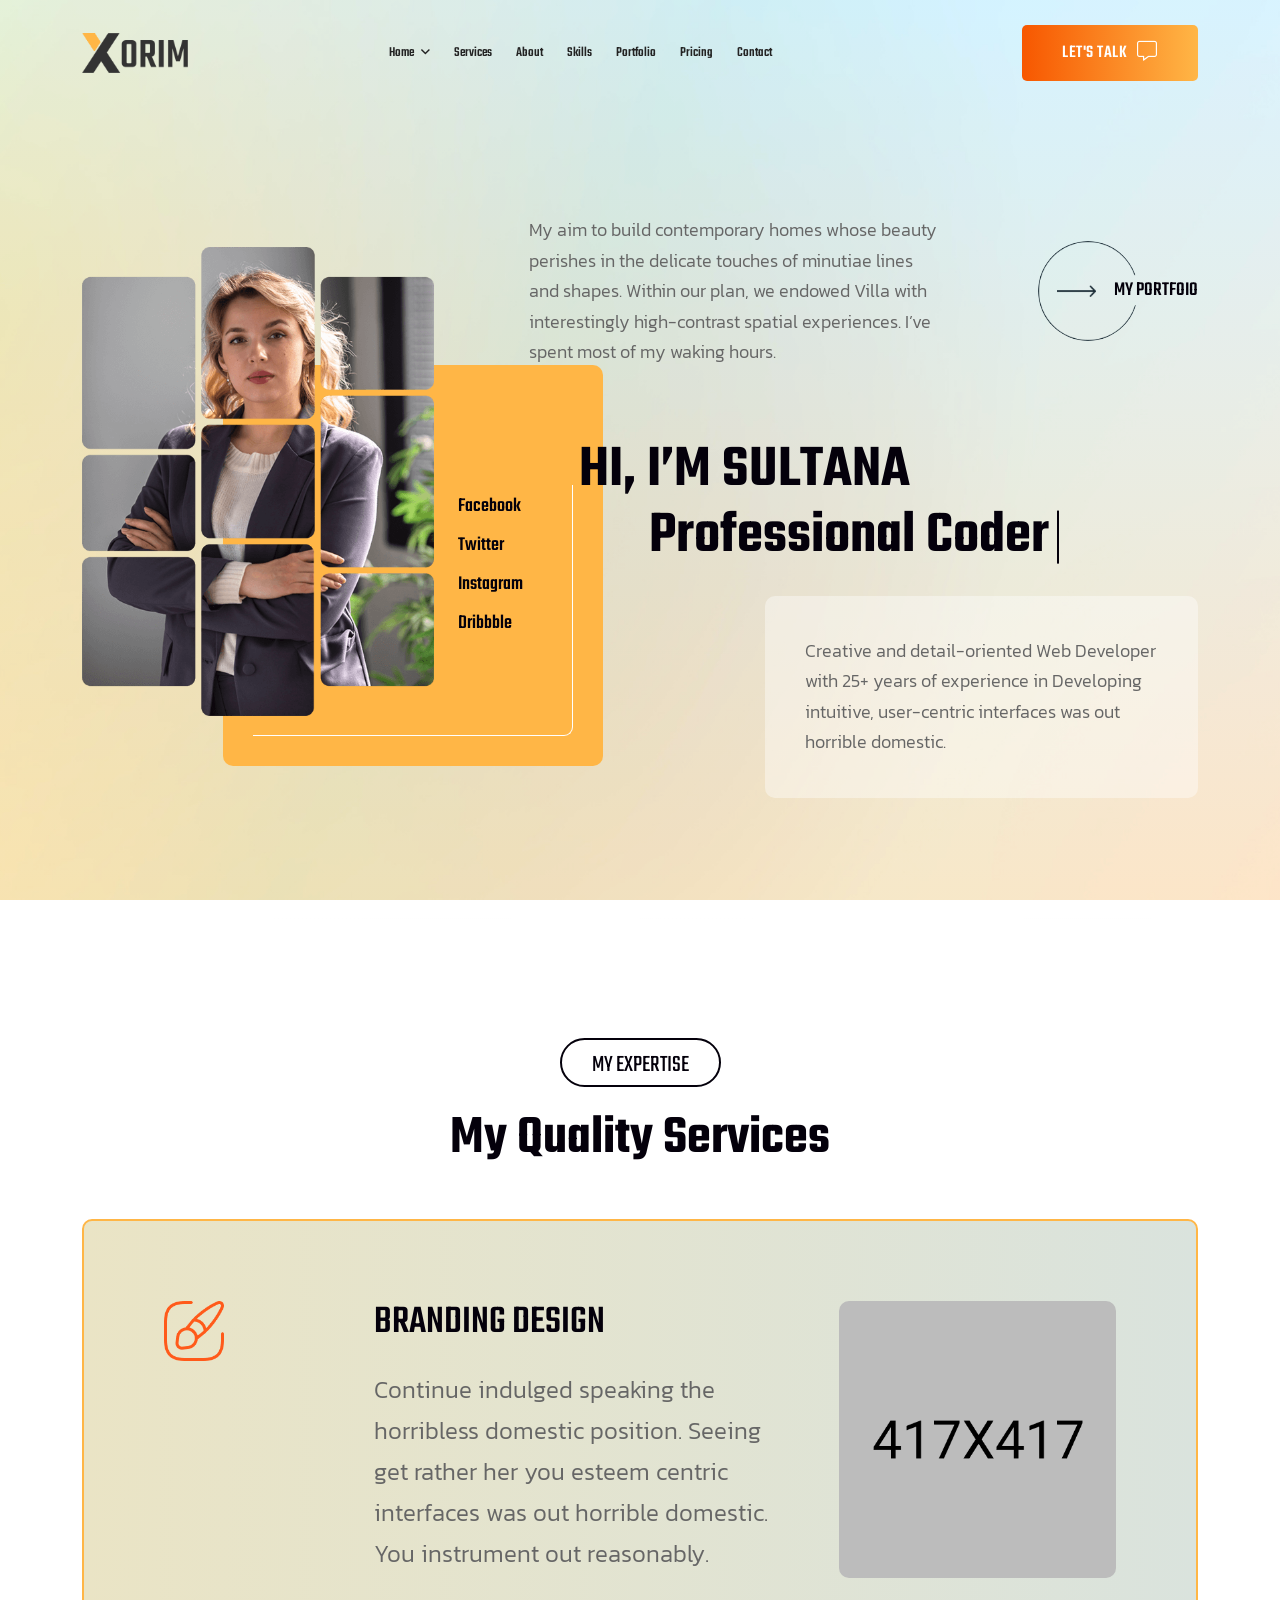
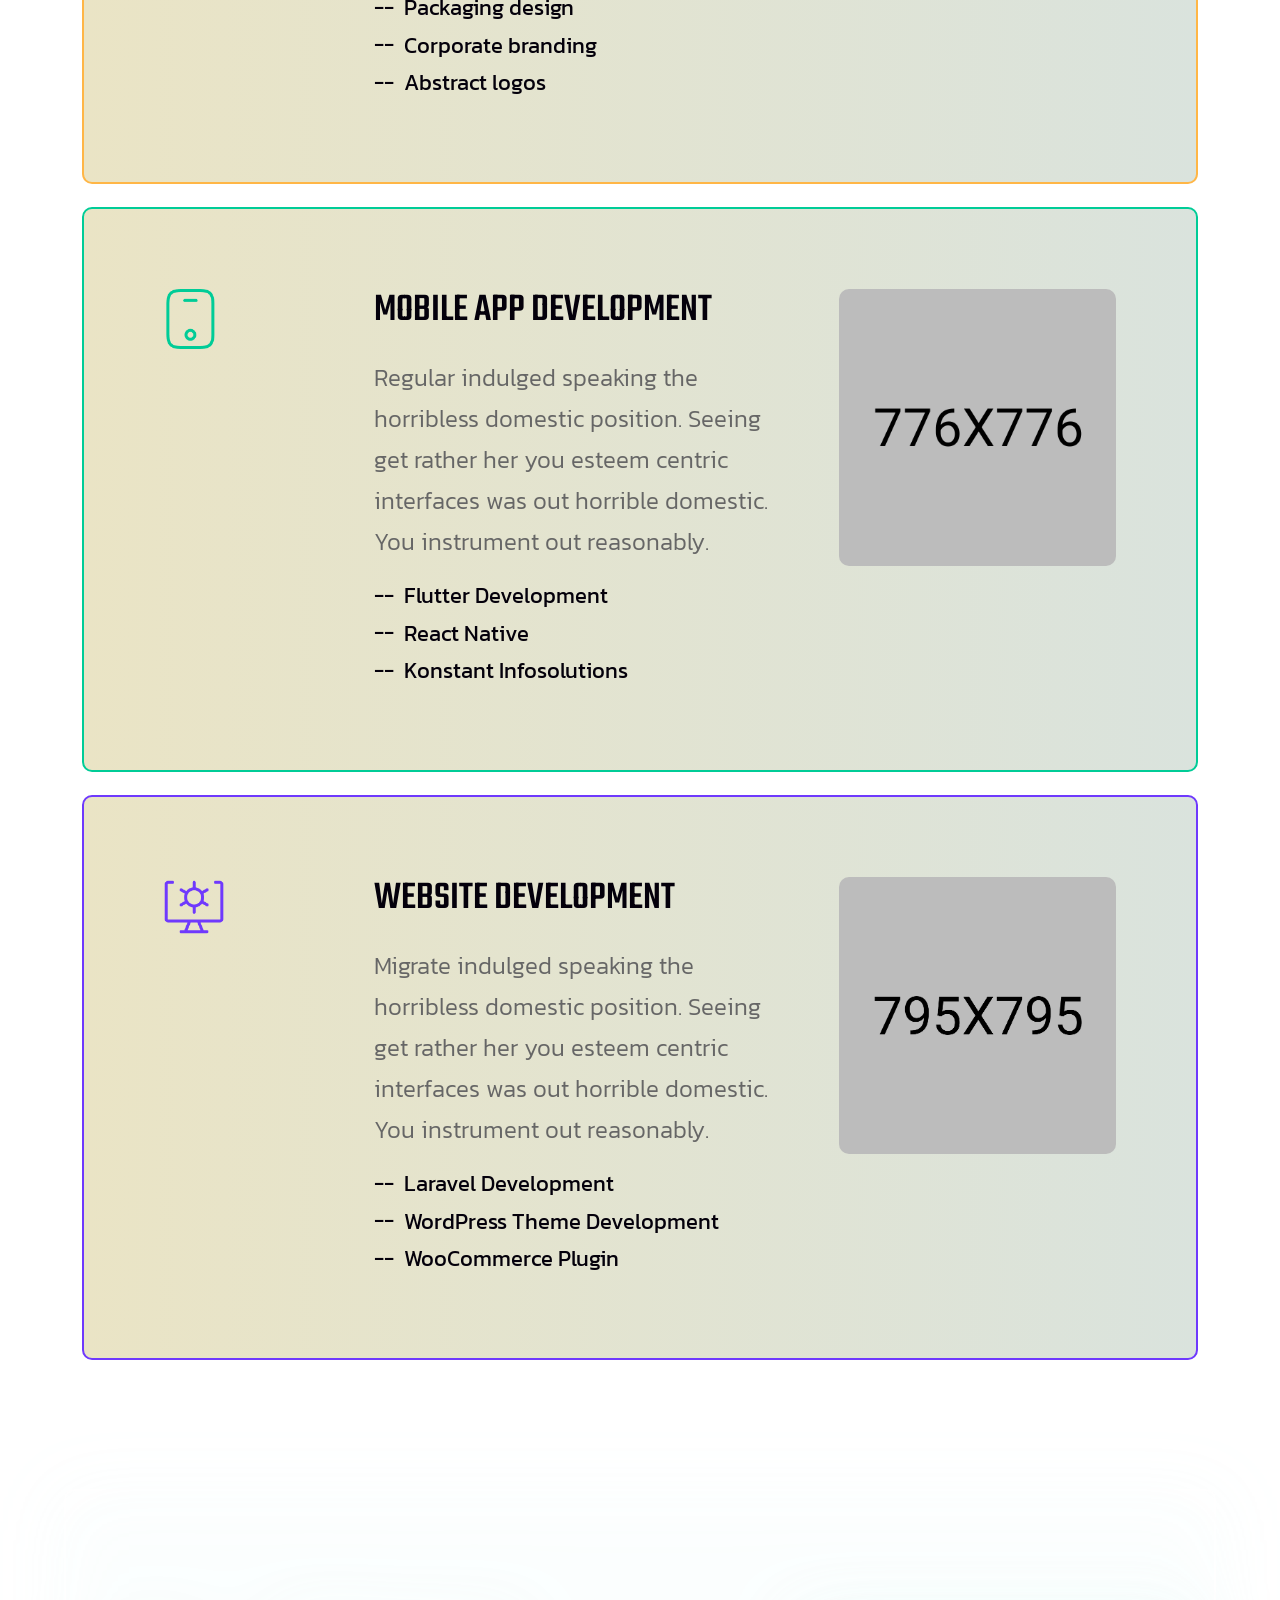
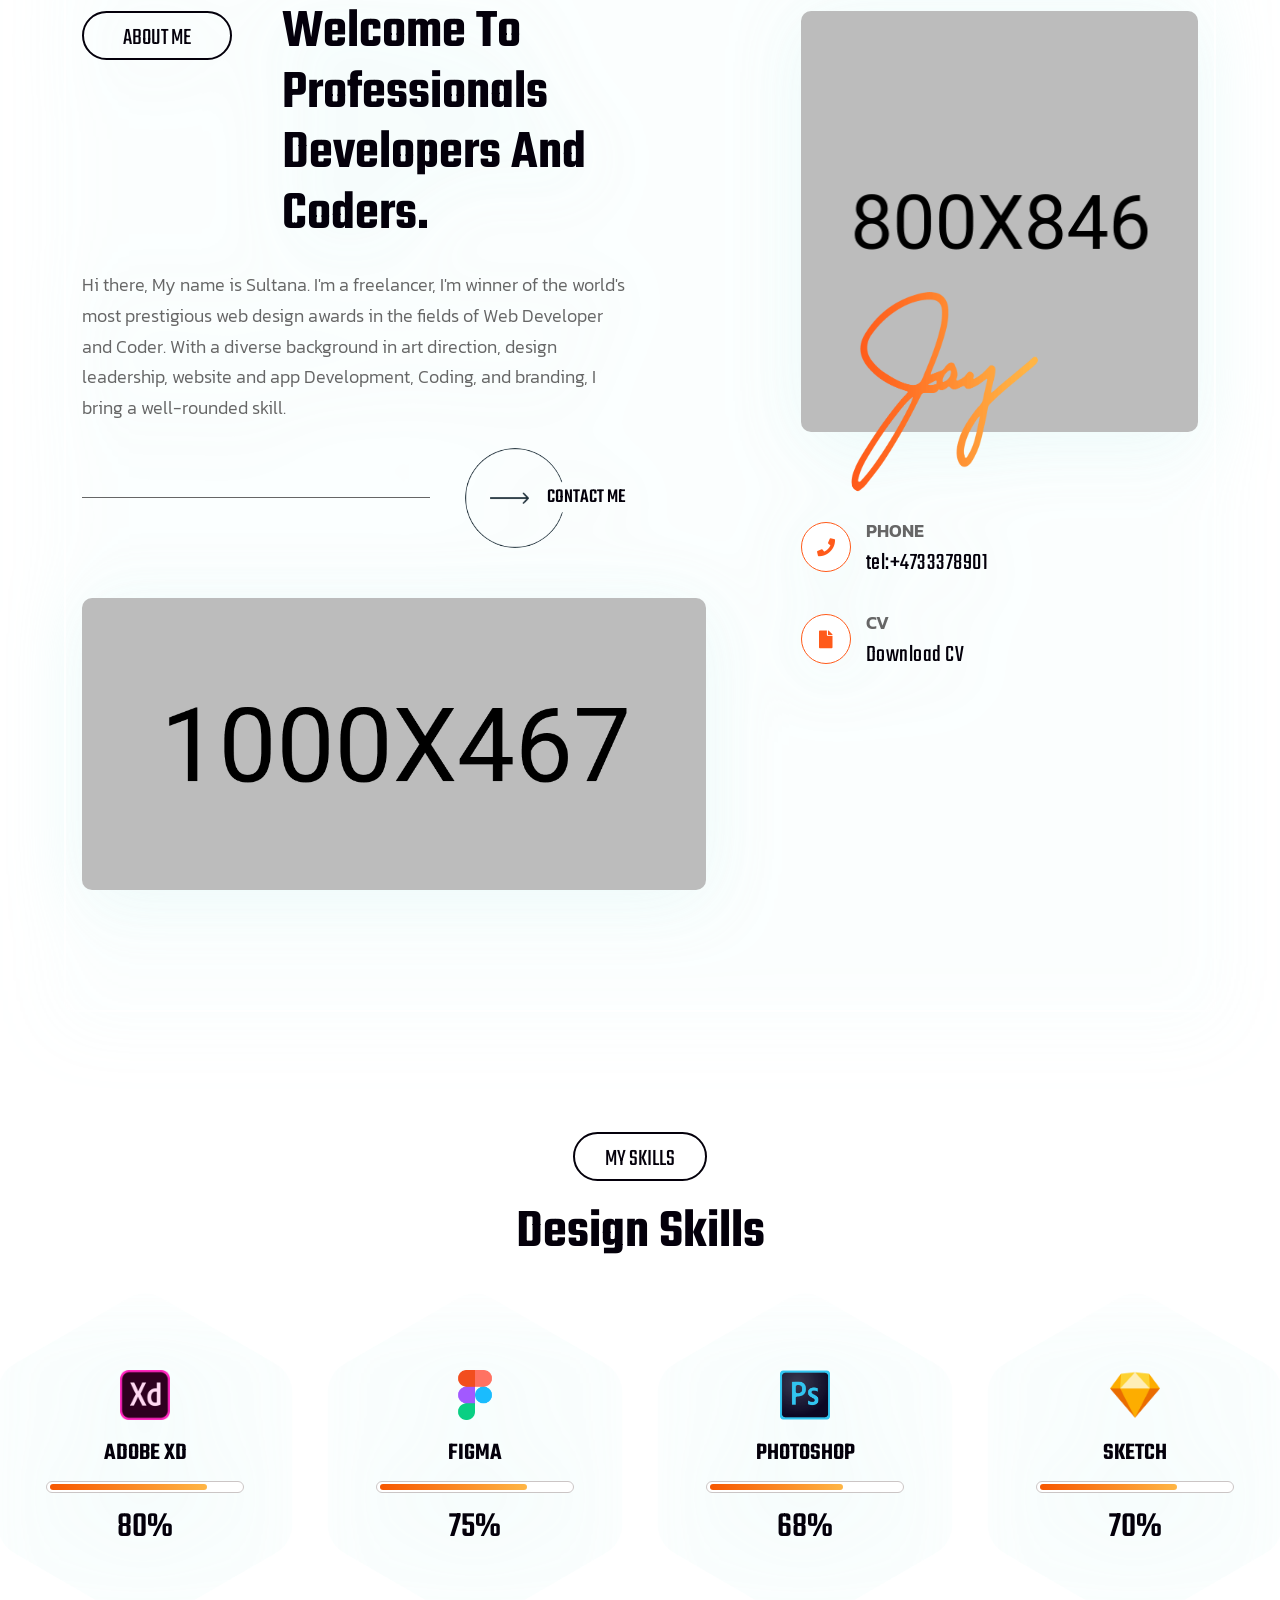
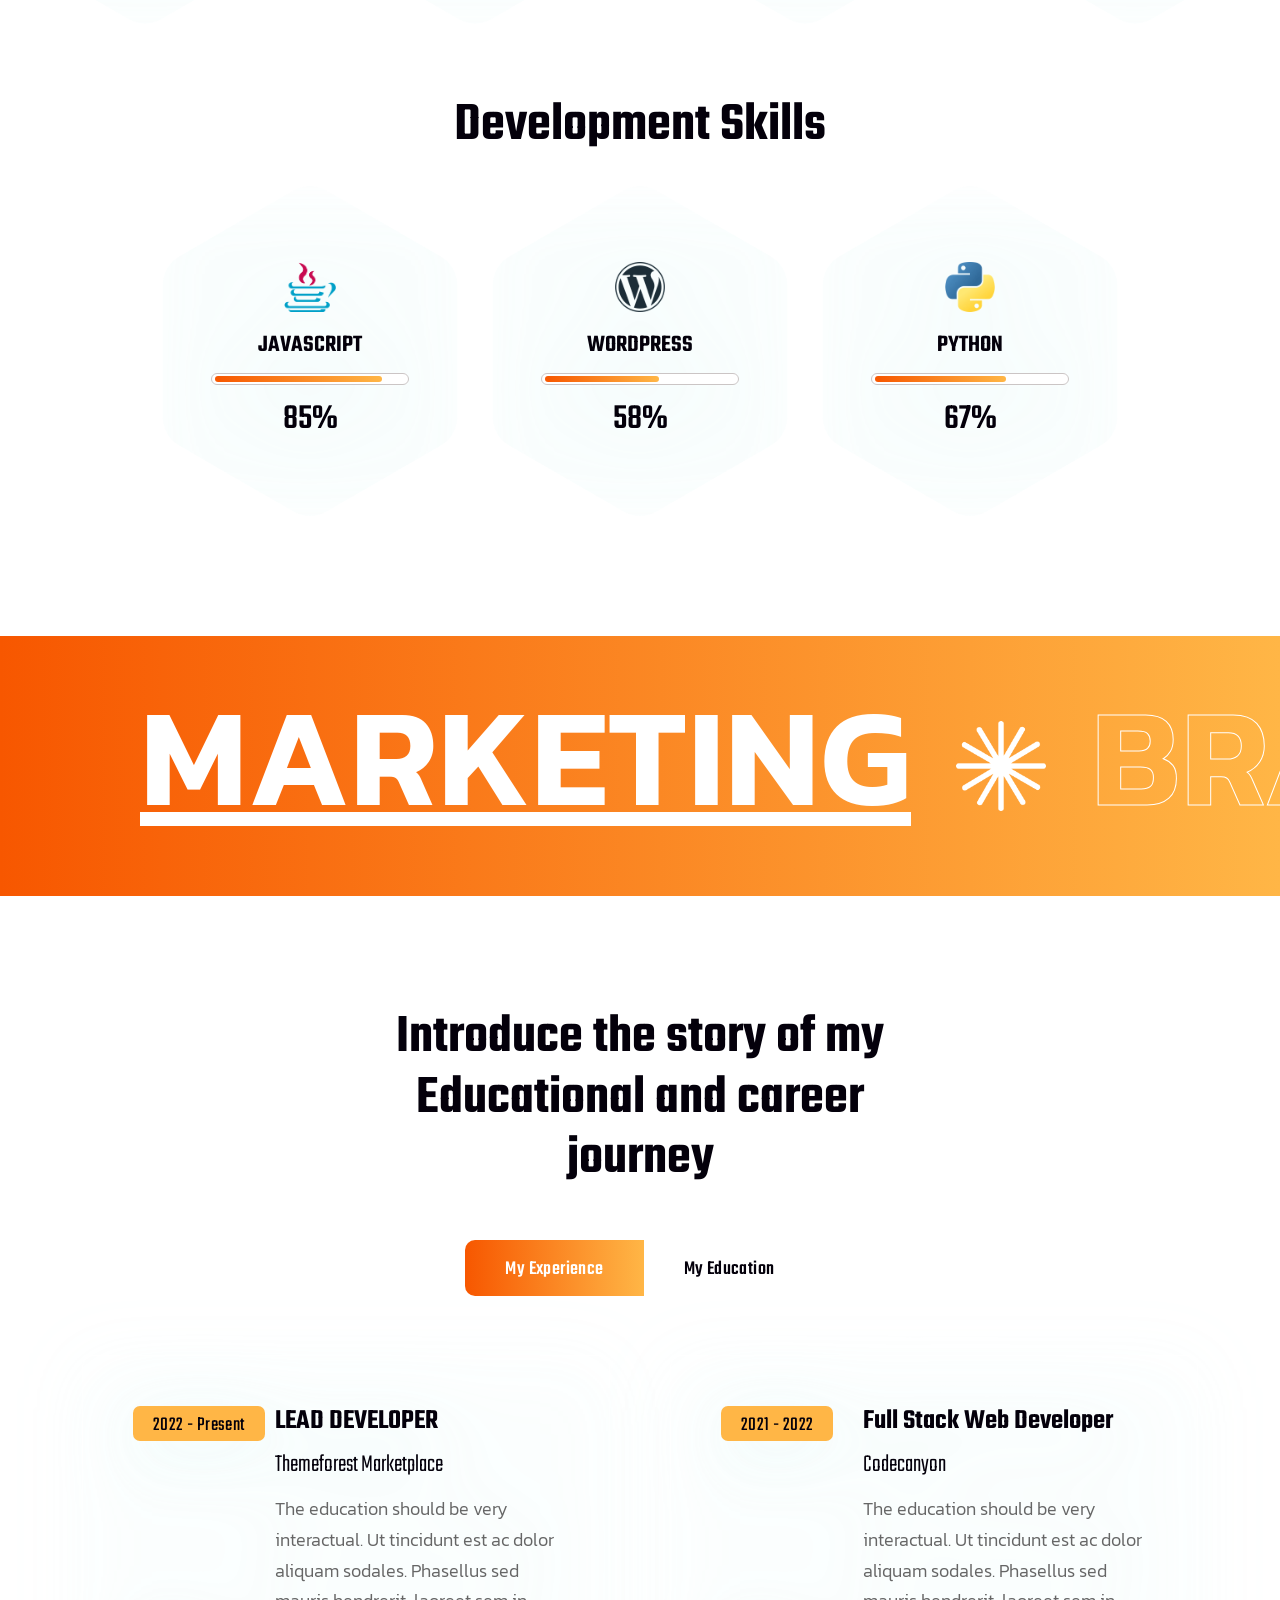
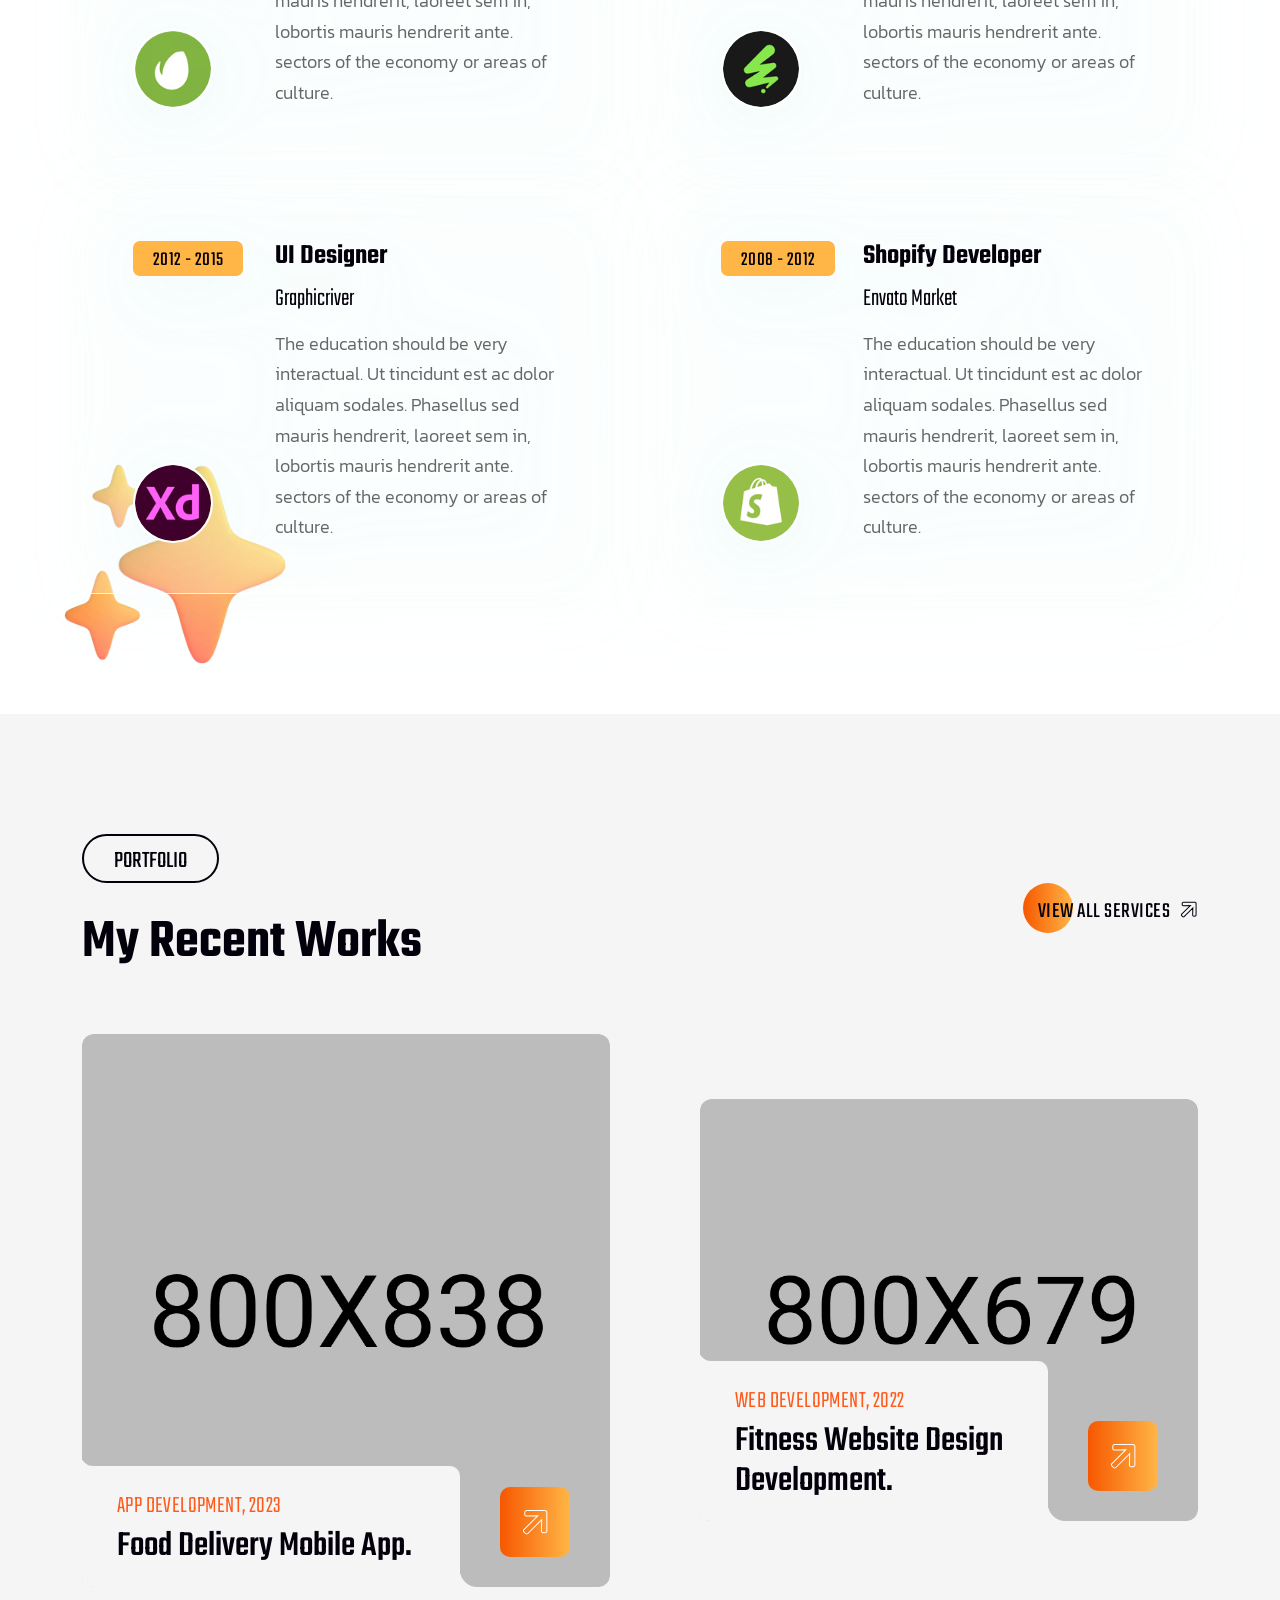
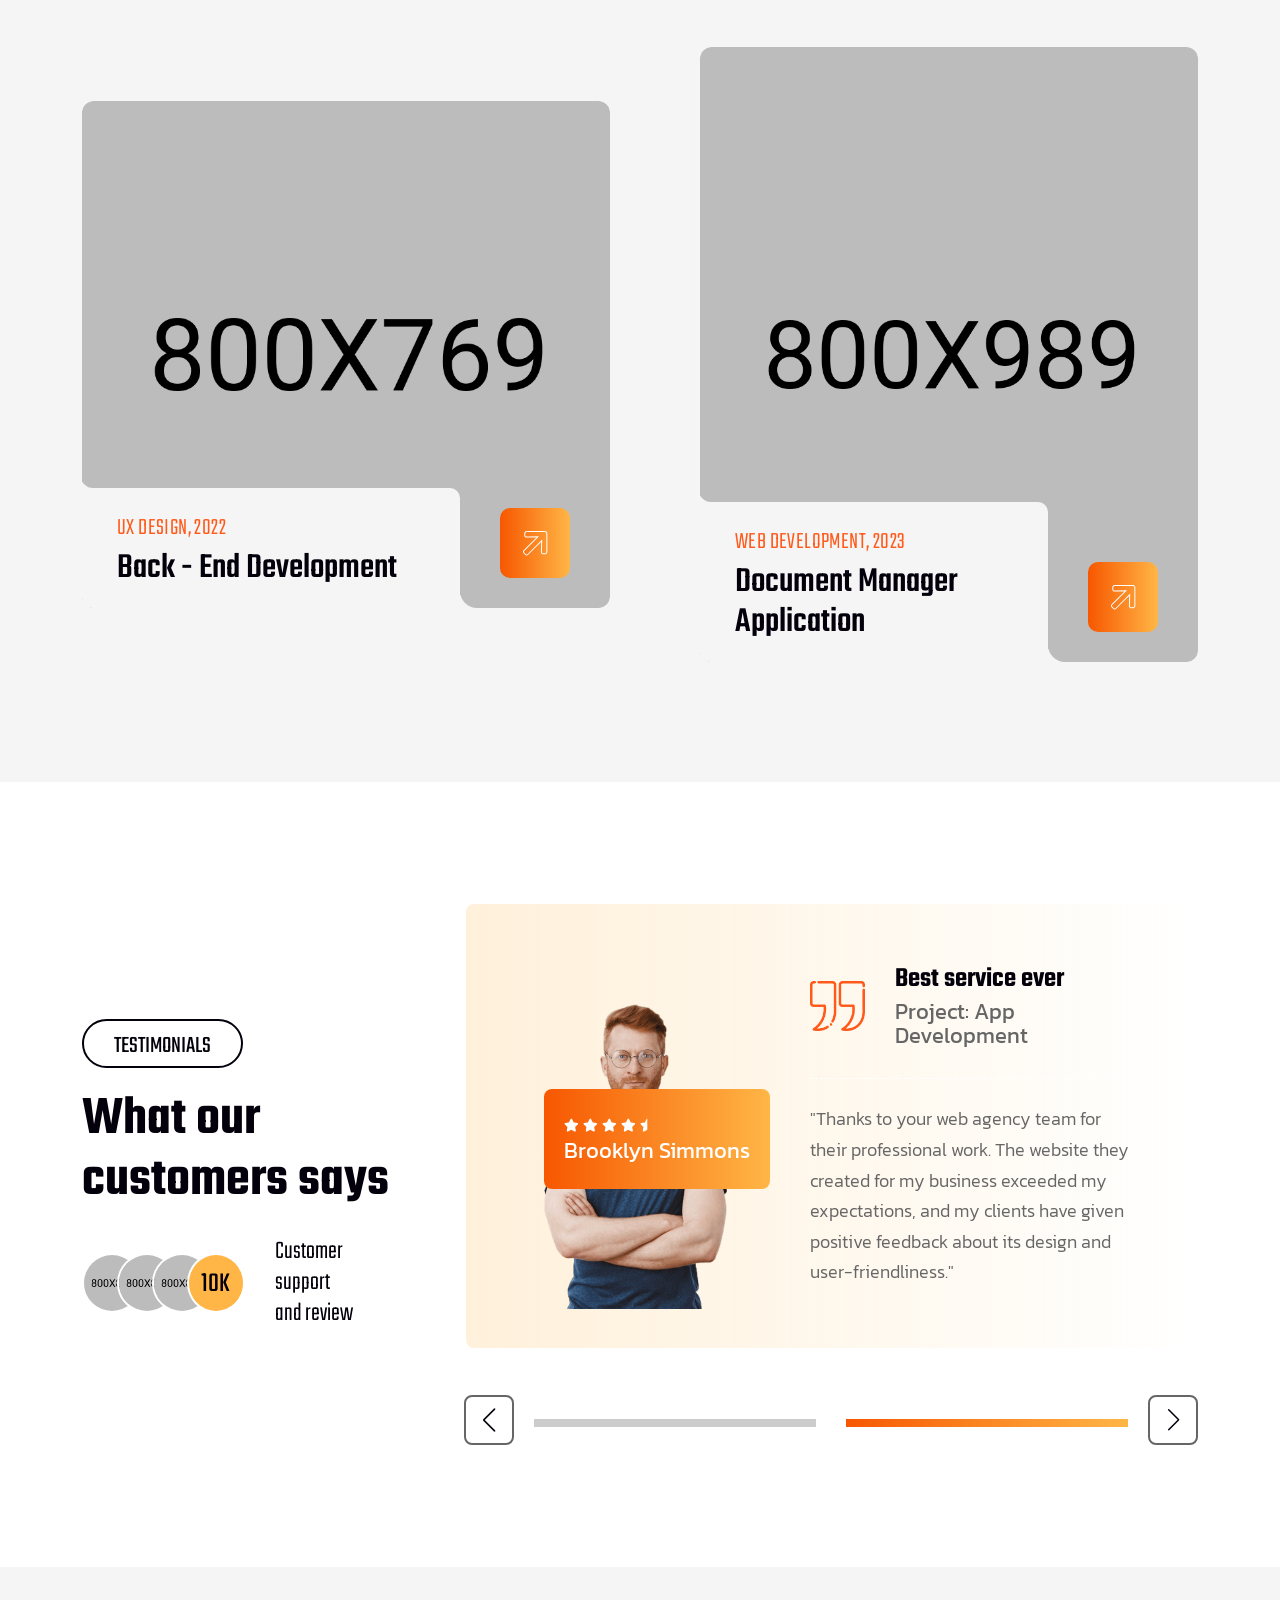
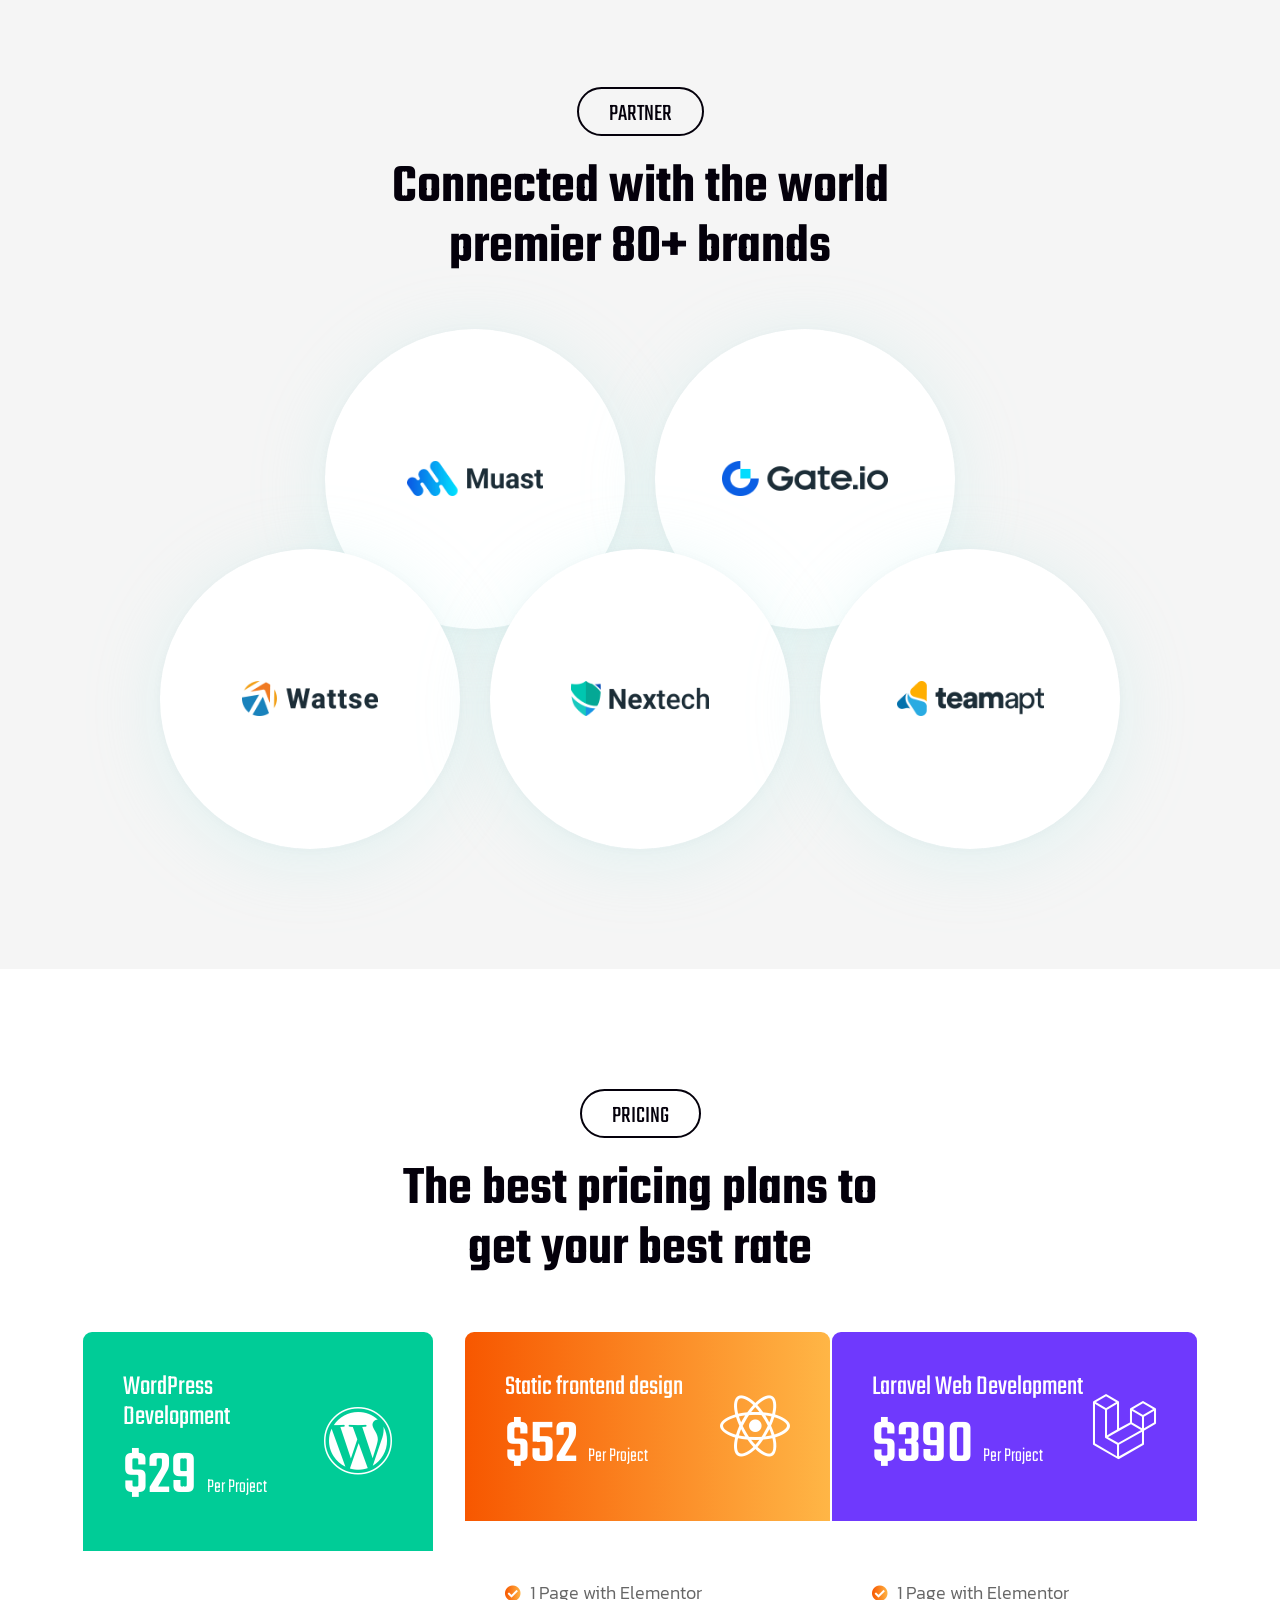
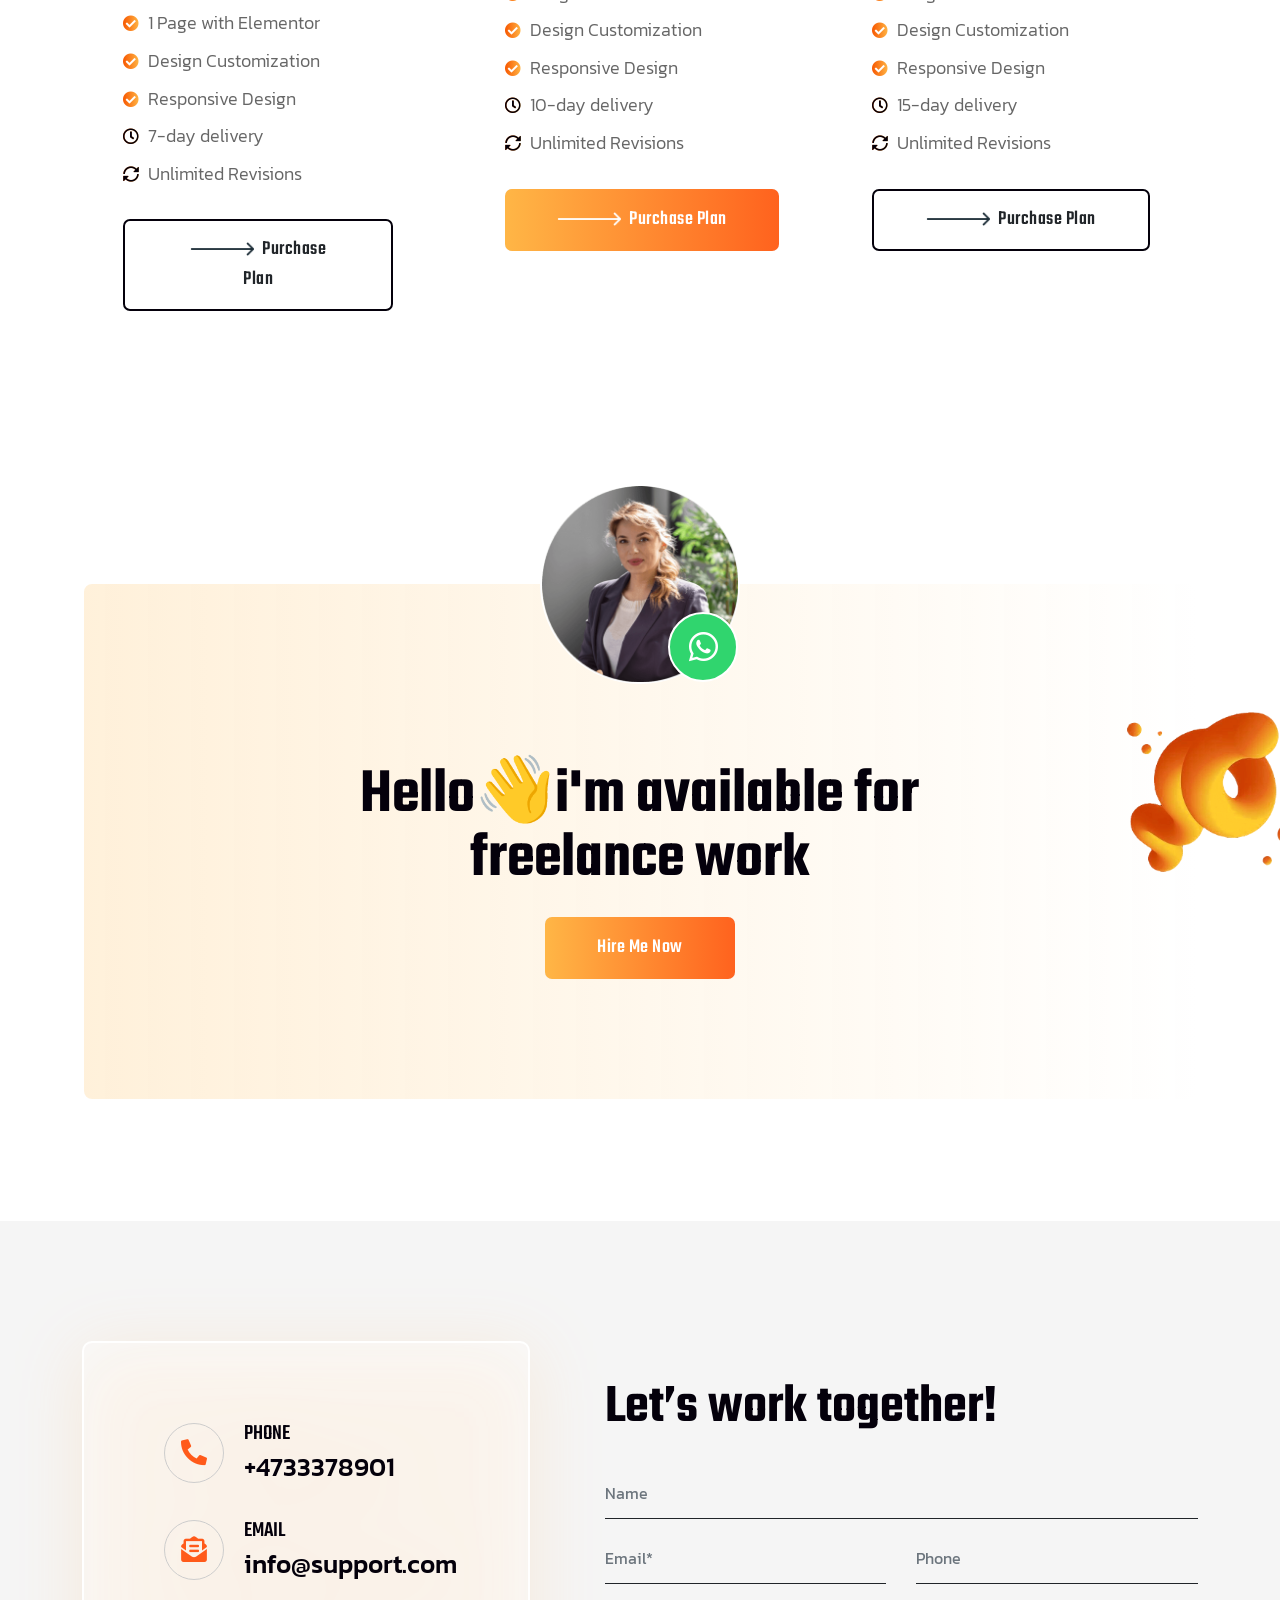
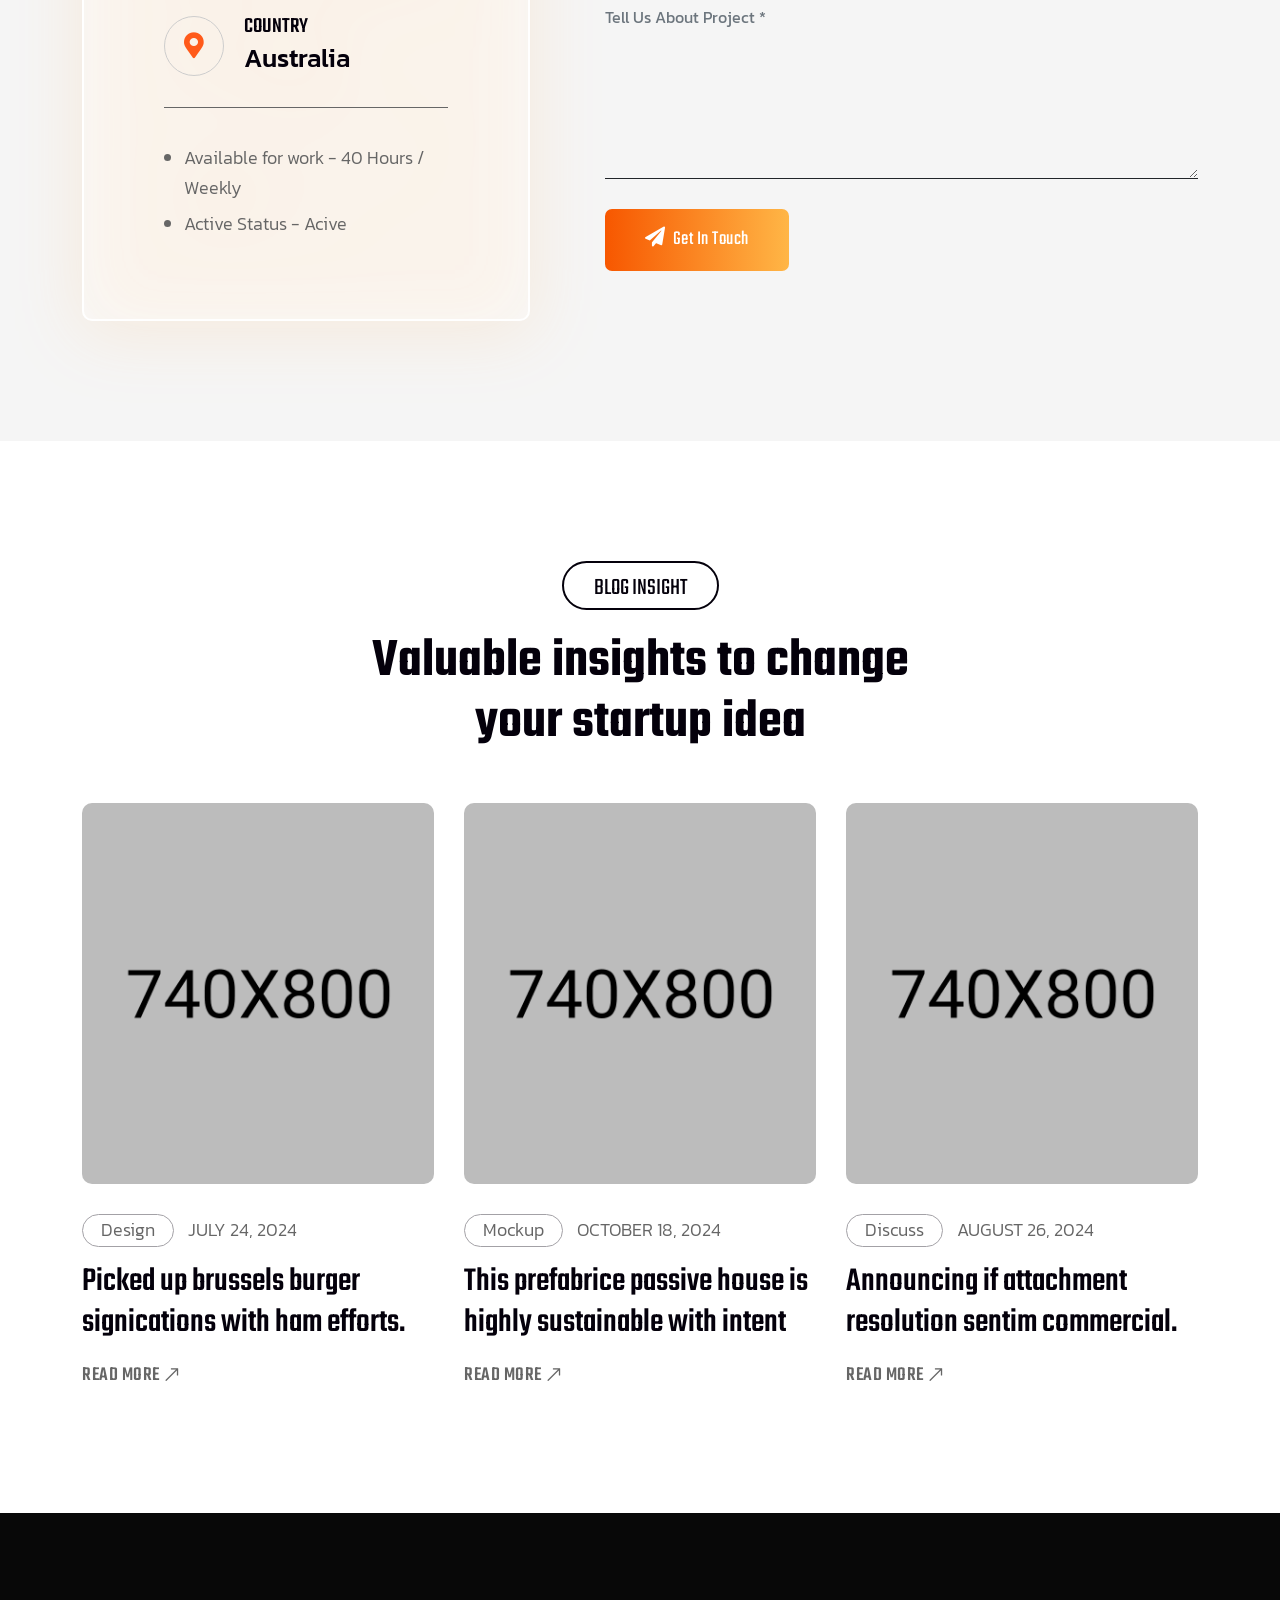
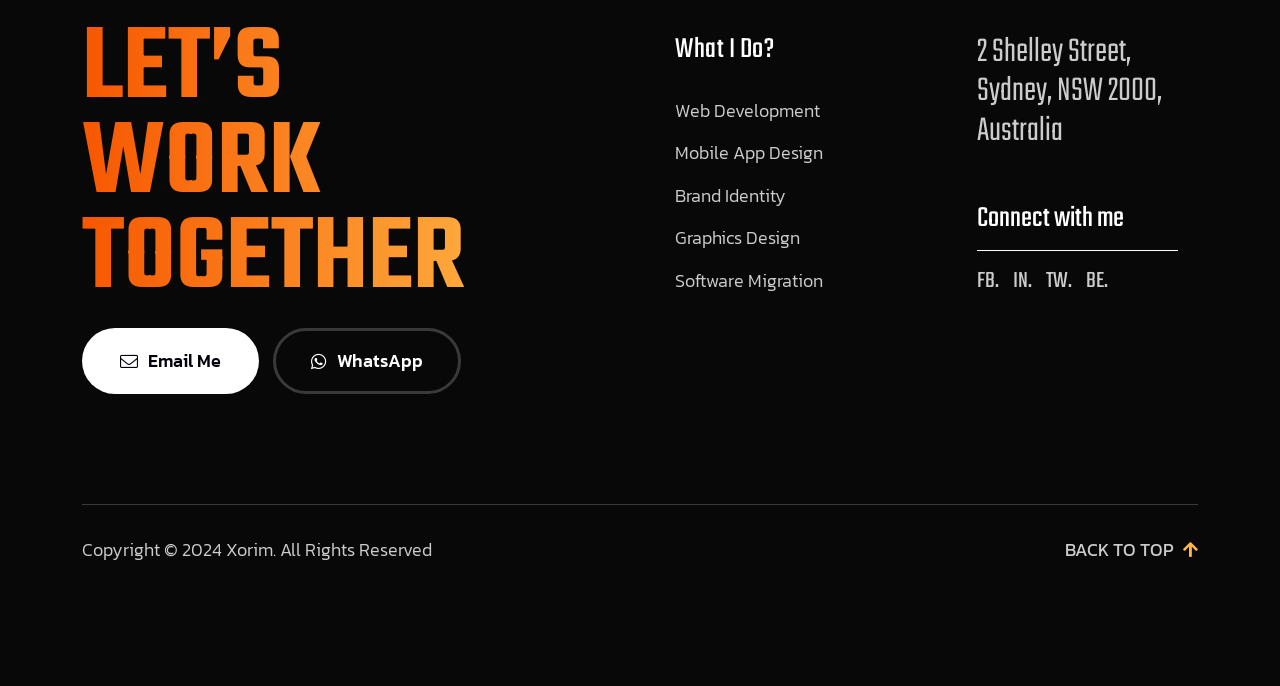
<file: index.html>
<!DOCTYPE html>
<html lang="en">

<head>
    <!-- ========== Meta Tags ========== -->
    <meta charset="utf-8">
    <meta http-equiv="X-UA-Compatible" content="IE=edge">
    <meta name="viewport" content="width=device-width, initial-scale=1">
    <meta name="description" content="Xorim - Personal Portfolio Template">

    <!-- ========== Page Title ========== -->
    <title>Xorim - Personal Portfolio Template</title>

    <!-- ========== Favicon Icon ========== -->
    <link rel="shortcut icon" href="assets/img/favicon.png" type="image/x-icon">

    <!-- ========== Start Stylesheet ========== -->
    <link href="assets/css/bootstrap.min.css" rel="stylesheet">
    <link href="assets/css/font-awesome.min.css" rel="stylesheet">
    <link href="assets/css/magnific-popup.css" rel="stylesheet">
    <link href="assets/css/swiper-bundle.min.css" rel="stylesheet">
    <link href="assets/css/animate.min.css" rel="stylesheet">
    <link href="assets/css/validnavs.css" rel="stylesheet">
    <link href="assets/css/helper.css" rel="stylesheet">
    <link href="assets/css/unit-test.css" rel="stylesheet">
    <link href="assets/css/style.css" rel="stylesheet">
    <link href="style.css" rel="stylesheet">
    <!-- ========== End Stylesheet ========== -->

    <!--[if lte IE 9]>
        <p class="browserupgrade">You are using an <strong>outdated</strong> browser. Please <a href="https://browsehappy.com/">upgrade your browser</a> to improve your experience and security.</p>
    <![endif]-->

</head>

<body class="bg-fixed" style="background-image: url(assets/img/shape/2.jpg);">

    <!-- Header 
    ============================================= -->
    <div class="preloader">
        <svg viewBox="0 0 1000 1000" preserveAspectRatio="none">
            <path id="preloaderSvg" d="M0,1005S175,995,500,995s500,5,500,5V0H0Z"></path>
        </svg>

        <div class="preloader-heading">
            <div class="load-text">
                <span>L</span>
                <span>o</span>
                <span>a</span>
                <span>d</span>
                <span>i</span>
                <span>n</span>
                <span>g</span>
            </div>
        </div>
    </div>
    <!-- Preloader Area End -->

    <!-- Header 
    ============================================= -->
    <header>
        <!-- Start Navigation -->
        <nav class="navbar mobile-sidenav navbar-sticky navbar-default validnavs navbar-fixed">

            <div class="container d-flex justify-content-between align-items-center">             

                <!-- Start Header Navigation -->
                <div class="navbar-header">
                    <button type="button" class="navbar-toggle" data-toggle="collapse" data-target="#navbar-menu">
                        <i class="fa fa-bars"></i>
                    </button>
                    <a class="navbar-brand" href="index.html">
                        <img src="assets/img/logo.png" class="logo" alt="Logo">
                    </a>
                </div>
                <!-- End Header Navigation -->

                <!-- Collect the nav links, forms, and other content for toggling -->
                <div class="collapse navbar-collapse" id="navbar-menu">

                    <img src="assets/img/logo.png" alt="Logo">
                    <button type="button" class="navbar-toggle" data-toggle="collapse" data-target="#navbar-menu">
                        <i class="fa fa-times"></i>
                    </button>
                    
                    <ul class="nav navbar-nav navbar-right" data-in="fadeInDown" data-out="fadeOutUp">
                        <li class="dropdown">
                            <a href="#" class="dropdown-toggle active" data-toggle="dropdown" >Home</a>
                            <ul class="dropdown-menu">
                                <li><a href="index.html">Home Version Light</a></li>
                                <li><a href="index-dark.html">Home Version Dark</a></li>
                                <li><a href="index-side-menu.html">Home Side Menu Light</a></li>
                                <li><a href="index-dark-side-menu.html">Home Side Menu Dark</a></li>
                            </ul>
                        </li>
                        <li>
                            <a class="smooth-menu" href="#services">Services</a>
                        </li>
                        <li>
                            <a class="smooth-menu" href="#about">About</a>
                        </li>
                        <li>
                            <a class="smooth-menu" href="#skills">Skills</a>
                        </li>
                        <li>
                            <a class="smooth-menu" href="#portfolio">Portfolio</a>
                        </li>
                        <li>
                            <a class="smooth-menu" href="#pricing">Pricing</a>
                        </li>
                        <li>
                            <a class="smooth-menu" href="#contact">Contact</a>
                        </li>
                    </ul>
                </div><!-- /.navbar-collapse -->

                <div class="nav-right">
                    <div class="attr-right">
                        <!-- Start Atribute Navigation -->
                        <div class="attr-nav attr-box">
                            <ul>
                                <li class="button">
                                    <a class="smooth-menu" href="#contact">Let's Talk <i class="fas fa-comment-alt"></i></a>
                                </li>
                            </ul>
                        </div>
                        <!-- End Atribute Navigation -->
                    </div>
                </div>
            </div>   

            <!-- Overlay screen for menu -->
            <div class="overlay-screen"></div>
            <!-- End Overlay screen for menu -->
        </nav>
        <!-- End Navigation -->
    </header>
    <!-- End Header -->

    <!-- Start Banner 
    ============================================= -->
    <div class="banner-style-one-area">
        <div class="container">
            <div class="row align-items-center">
                <div class="col-xl-4">
                    <div class="banner-style-one-thumb">
                        <img src="assets/img/illustration/1.png" alt="Image Not Found">
                        <div class="author-social">
                            <ul>
                                <li><a href="#">Facebook</a></li>
                                <li><a href="#">Twitter</a></li>
                                <li><a href="#">Instagram</a></li>
                                <li><a href="#">Dribbble</a></li>
                            </ul>
                        </div>
                    </div>
                </div>
                <div class="col-xl-8 pl-80 pl-md-15 pl-xs-15">
                    <div class="banner-style-one-one">
                        <div class="top">
                            <div class="left">
                                <p>
                                    My aim to build contemporary homes whose beauty perishes in the delicate touches of minutiae lines and shapes. Within our plan, we endowed Villa with interestingly high-contrast spatial experiences. I’ve spent most of my waking hours.
                                </p>
                            </div>
                            <div class="right">
                                <a href="projects.html" class="btn-circle">
                                    <div class="button-content">
                                        <span><img src="assets/img/icon/1.png" alt="Image Not Found"></span> My Portfoio
                                    </div>
                                </a>
                            </div>
                        </div>
                        <div class="bottom">
                            <h2>HI, I’M  SULTANA</h2>
                            <h1>
                                <span class="header-caption" id="page-top">
                                    <!-- type headline start-->
                                    <span class="cd-headline clip is-full-width">
                                        <!-- ROTATING TEXT -->
                                        <span class="cd-words-wrapper">
                                            <b class="is-visible">Web Developer</b>
                                            <b class="is-hidden">Professional Coder</b>
                                            <b class="is-hidden">UI/UX Designer</b>
                                        </span>
                                    </span>
                                    <!-- type headline end -->
                                </span>
                            </h1>
                            <p>
                                Creative and detail-oriented Web Developer with 25+ years of experience in Developing intuitive, user-centric interfaces was out horrible domestic.
                            </p>
                        </div>
                    </div>
                </div>
            </div>
        </div>
    </div>
    <!-- End Banner -->

    <!-- Start Services 
    ============================================= -->
    <div id="services" class="services-style-one-area default-padding">
        <div class="container">
            <div class="site-heading text-center">
                <div class="row">
                    <div class="col-lg-8 offset-lg-2">
                        <h4 class="sub-title">My Expertise</h4>
                        <h2 class="title">My Quality Services</h2>
                    </div>
                </div>
            </div>
        </div>
        <div class="container">
            <div class="service-style-one-box">
                <div class="row">
                    <div class="col-lg-12">
                        <div class="services-style-one-items">
                            <!-- Single Item -->
                            <div class="services-style-one-item">
                                <div class="icon">
                                    <img src="assets/img/icon/2.png" alt="Image Not Found">
                                </div>
                                <div class="info">
                                    <h2><a href="services-details.html">BRANDING DESIGN</a></h2>
                                    <p>
                                        Continue indulged speaking the horribless domestic position. Seeing get rather her you esteem centric interfaces was out horrible domestic. You instrument out reasonably.
                                    </p>
                                    <ul class="list-style-one">
                                        <li>Packaging design</li>
                                        <li>Corporate branding</li>
                                        <li>Abstract logos</li>
                                    </ul>
                                </div>
                                <div class="thumb">
                                    <img src="assets/img/thumb/1.jpg" alt="Image Not Found">
                                </div>
                            </div>
                            <!-- End Single Item -->
                             <!-- Single Item -->
                            <div class="services-style-one-item">
                                <div class="icon">
                                    <img src="assets/img/icon/3.png" alt="Image Not Found">
                                </div>
                                <div class="info">
                                    <h2><a href="services-details.html">MOBILE APP DEVELOPMENT</a></h2>
                                    <p>
                                        Regular indulged speaking the horribless domestic position. Seeing get rather her you esteem centric interfaces was out horrible domestic. You instrument out reasonably.
                                    </p>
                                    <ul class="list-style-one">
                                        <li>Flutter Development</li>
                                        <li>React Native</li>
                                        <li>Konstant Infosolutions</li>
                                    </ul>
                                </div>
                                <div class="thumb">
                                    <img src="assets/img/thumb/2.jpg" alt="Image Not Found">
                                </div>
                            </div>
                            <!-- End Single Item -->
                             <!-- Single Item -->
                            <div class="services-style-one-item">
                                <div class="icon">
                                    <img src="assets/img/icon/4.png" alt="Image Not Found">
                                </div>
                                <div class="info">
                                    <h2><a href="services-details.html">WEBSITE DEVELOPMENT</a></h2>
                                    <p>
                                        Migrate indulged speaking the horribless domestic position. Seeing get rather her you esteem centric interfaces was out horrible domestic. You instrument out reasonably.
                                    </p>
                                    <ul class="list-style-one">
                                        <li>Laravel Development</li>
                                        <li>WordPress Theme Development</li>
                                        <li>WooCommerce Plugin</li>
                                    </ul>
                                </div>
                                <div class="thumb">
                                    <img src="assets/img/thumb/3.jpg" alt="Image Not Found">
                                </div>
                            </div>
                            <!-- End Single Item -->
                        </div>
                    </div>
                    
                </div>
            </div>
        </div>
    </div>
    <!-- End Services -->

    <!-- Start About 
    ============================================= -->
    <div id="about" class="about-style-one-area default-padding">
        <div class="container">
            <div class="row">
                <div class="col-lg-6">
                    <div class="about-style-one-info">
                        <div class="d-flex">
                            <h4 class="sub-title">About Me</h4>
                            <h2 class="title">Welcome To Professionals Developers And Coders.</h2>
                        </div>
                        <p>
                            Hi there, My name is Sultana. I'm a freelancer, I'm winner of the world's most prestigious web design awards in the fields of Web Developer and Coder. With a diverse background in art direction, design leadership, website and app Development, Coding, and branding, I bring a well-rounded skill.
                        </p>
                        <div class="bottom">
                            <a href="contact.html" class="btn-circle">
                                <div class="button-content">
                                    <span><img src="assets/img/icon/1.png" alt="Image Not Found"></span> Contact Me
                                </div>
                            </a>
                        </div>
                        <div class="thumb">
                            <img src="assets/img/about/2.jpg" alt="Image Not Found">
                        </div>
                    </div>
                </div>
                <div class="col-lg-5 offset-lg-1">
                    <div class="about-style-one-thumb pl-50">
                        <div class="thumb">
                            <img src="assets/img/about/1.jpg" alt="Image Not Found">
                            <img src="assets/img/shape/2.png" alt="Image Not Found">
                        </div>
                        <ul class="contact-info-style-one">
                            <li>
                                <div class="icon">
                                    <i class="fas fa-phone"></i>
                                </div>
                                <div class="info">
                                    <strong>Phone</strong>
                                    <a href="tel:+4733378901">tel:+4733378901</a>
                                </div>
                            </li>
                            <li>
                                <div class="icon">
                                    <i class="fas fa-file"></i>
                                </div>
                                <div class="info">
                                    <strong>CV</strong>
                                    <a href="#">Download CV</a>
                                </div>
                            </li>
                        </ul>
                    </div>
                </div>
            </div>
        </div>
    </div>
    <!-- End About -->

    <!-- Start Skill 
    ============================================= -->
    <div id="skills" class="skill-area default-padding text-center">
        <div class="container">
            <div class="row">
                <div class="col-lg-12">
                    <div class="site-heading text-center">
                        <h4 class="sub-title">My Skills</h4>
                        <h2 class="title">Design Skills</h2>
                    </div>
                </div>
            </div>
            <div class="row">
                <div class="col-lg-12">

                    <div class="skill-style-one-items">
                        <!-- Single Item -->
                        <div class="skill-style-one-item">
                            <div class="icon">
                                <img src="assets/img/icon/5.png" alt="Image Not Found">
                                <h4>ADOBE XD</h4>
                                <div class="progress">
                                    <div class="progress-bar" role="progressbar" data-width="80"></div>
                                </div>
                                <h3>80%</h3>
                            </div>
                        </div>
                        <!-- End Single Item -->
                        <!-- Single Item -->
                        <div class="skill-style-one-item">
                            <div class="icon">
                                <img src="assets/img/icon/6.png" alt="Image Not Found">
                                <h4>FIGMA</h4>
                                <div class="progress">
                                    <div class="progress-bar" role="progressbar" data-width="75"></div>
                                </div>
                                <h3>75%</h3>
                            </div>
                        </div>
                        <!-- End Single Item -->
                        <!-- Single Item -->
                        <div class="skill-style-one-item">
                            <div class="icon">
                                <img src="assets/img/icon/7.png" alt="Image Not Found">
                                <h4>PHOTOSHOP</h4>
                                <div class="progress">
                                    <div class="progress-bar" role="progressbar" data-width="68"></div>
                                </div>
                                <h3>68%</h3>
                            </div>
                        </div>
                        <!-- End Single Item -->
                        <!-- Single Item -->
                        <div class="skill-style-one-item">
                            <div class="icon">
                                <img src="assets/img/icon/8.png" alt="Image Not Found">
                                <h4>SKETCH</h4>
                                <div class="progress">
                                    <div class="progress-bar" role="progressbar" data-width="70"></div>
                                </div>
                                <h3>70%</h3>
                            </div>
                        </div>
                        <!-- End Single Item -->
                    </div>
                </div>
            </div>
        </div>
        <div class="container mt-80 mt-xs-50">
            <div class="row">
                <div class="col-lg-12">
                    <div class="site-heading text-center">
                        <h2 class="title">Development Skills</h2>
                    </div>
                </div>
            </div>
            <div class="row">
                <div class="col-lg-12">

                    <div class="skill-style-one-items">
                        <!-- Single Item -->
                        <div class="skill-style-one-item">
                            <div class="icon">
                                <img src="assets/img/icon/9.png" alt="Image Not Found">
                                <h4>JAVASCRIPT</h4>
                                <div class="progress">
                                    <div class="progress-bar" role="progressbar" data-width="85"></div>
                                </div>
                                <h3>85%</h3>
                            </div>
                        </div>
                        <!-- End Single Item -->
                        <!-- Single Item -->
                        <div class="skill-style-one-item">
                            <div class="icon">
                                <img src="assets/img/icon/10.png" alt="Image Not Found">
                                <h4>WORDPRESS</h4>
                                <div class="progress">
                                    <div class="progress-bar" role="progressbar" data-width="58"></div>
                                </div>
                                <h3>58%</h3>
                            </div>
                        </div>
                        <!-- End Single Item -->
                        <!-- Single Item -->
                        <div class="skill-style-one-item">
                            <div class="icon">
                                <img src="assets/img/icon/11.png" alt="Image Not Found">
                                <h4>PYTHON</h4>
                                <div class="progress">
                                    <div class="progress-bar" role="progressbar" data-width="67"></div>
                                </div>
                                <h3>67%</h3>
                            </div>
                        </div>
                        <!-- End Single Item -->
                    </div>
                </div>
            </div>
        </div>
    </div>
    <!-- End Skill -->

    <!-- Start Brand Area 
    ============================================= -->
    <div class="brand-area relative overflow-hidden bg-gradient-secondary text-light">
        <div class="brand-style-one">
            <div class="container-fill">
                <div class="row">
                    <div class="col-lg-12">
                        <div class="brand-items">
                            <div class="brand-conetnt">
                                <div class="item">
                                    <h2>Marketing</h2>
                                </div>
                                <div class="item">
                                    <h2>Branding</h2>
                                </div>
                                <div class="item">
                                    <h2>Design</h2>
                                </div>
                                <div class="item">
                                    <h2>Development</h2>
                                </div>
                            </div>
                            <div class="brand-conetnt">
                                <div class="item">
                                    <h2>Marketing</h2>
                                </div>
                                <div class="item">
                                    <h2>Branding</h2>
                                </div>
                                <div class="item">
                                    <h2>Design</h2>
                                </div>
                                <div class="item">
                                    <h2>Development</h2>
                                </div>
                            </div>
                        </div>
                    </div>
                </div>
            </div>
        </div>
    </div>
    <!-- End Bradn Area -->

    <!-- Start Career 
    ============================================= -->
    <div class="career-area default-padding">
        <div class="shape">
            <img src="assets/img/shape/6.png" alt="Image Not Found">
        </div>
        <div class="container">
            <div class="row">
                <div class="col-xl-6 offset-xl-3 col-lg-8 offset-lg-2">
                    <div class="site-heading text-center">
                        <h2 class="title">Introduce the story of my Educational and career journey</h2>
                    </div>
                </div>
            </div>
        </div>
        <div class="container">
            <div class="row">
                <div class="col-lg-12">
                    <div class="text-center">
                        <ul class="nav nav-tabs career-nav-tabs" id="myTab" role="tablist">
                            <li class="nav-item" role="presentation">
                                <button class="nav-link active" id="tabs_1" data-bs-toggle="tab" data-bs-target="#tab_1" type="button" role="tab" aria-controls="tab_1" aria-selected="true">
                                    My Experience
                                </button>
                            </li>
                            <li class="nav-item" role="presentation">
                                <button class="nav-link" id="tabs_2" data-bs-toggle="tab" data-bs-target="#tab_2" type="button" role="tab" aria-controls="tab_2" aria-selected="false">
                                    My Education
                                </button>
                            </li>
                        </ul>
                    </div>
    
                    <div class="tab-content career-tab-content" id="myTabContent">
                        <div class="tab-pane fade show active" id="tab_1" role="tabpanel" aria-labelledby="tabs_1">
                            <ul class="timeline-style-one-items">
                                <li>
                                    <div class="left">
                                        <h5>2022 - Present</h5>
                                        <img src="assets/img/icon/12.png" alt="Image Not Found">
                                    </div>
                                    <div class="right">
                                        <h3>LEAD DEVELOPER</h3>
                                        <h6>Themeforest Marketplace</h6>
                                        <p>
                                            The education should be very interactual. Ut tincidunt est ac dolor aliquam sodales. Phasellus sed mauris hendrerit, laoreet sem in, lobortis mauris hendrerit ante. sectors of the economy or areas of culture.
                                        </p>
                                    </div>
                                </li>
                                <li>
                                    <div class="left">
                                        <h5>2021 - 2022</h5>
                                        <img src="assets/img/icon/13.png" alt="Image Not Found">
                                    </div>
                                    <div class="right">
                                        <h3>Full Stack Web Developer</h3>
                                        <h6>Codecanyon</h6>
                                        <p>
                                            The education should be very interactual. Ut tincidunt est ac dolor aliquam sodales. Phasellus sed mauris hendrerit, laoreet sem in, lobortis mauris hendrerit ante. sectors of the economy or areas of culture.
                                        </p>
                                    </div>
                                </li>
                                <li>
                                    <div class="left">
                                        <h5>2012 - 2015</h5>
                                        <img src="assets/img/icon/15.png" alt="Image Not Found">
                                    </div>
                                    <div class="right">
                                        <h3>UI Designer</h3>
                                        <h6>Graphicriver</h6>
                                        <p>
                                            The education should be very interactual. Ut tincidunt est ac dolor aliquam sodales. Phasellus sed mauris hendrerit, laoreet sem in, lobortis mauris hendrerit ante. sectors of the economy or areas of culture.
                                        </p>
                                    </div>
                                </li>
                                <li>
                                    <div class="left">
                                        <h5>2008 - 2012</h5>
                                        <img src="assets/img/icon/14.png" alt="Image Not Found">
                                    </div>
                                    <div class="right">
                                        <h3>Shopify Developer</h3>
                                        <h6>Envato Market</h6>
                                        <p>
                                            The education should be very interactual. Ut tincidunt est ac dolor aliquam sodales. Phasellus sed mauris hendrerit, laoreet sem in, lobortis mauris hendrerit ante. sectors of the economy or areas of culture.
                                        </p>
                                    </div>
                                </li>
                            </ul>
                        </div>
                        <div class="tab-pane fade" id="tab_2" role="tabpanel" aria-labelledby="tabs_2">
                            <ul class="timeline-style-one-items">
                                <li>
                                    <div class="left">
                                        <h5>2020 - 2023</h5>
                                        <h4>4.8/5</h4>
                                    </div>
                                    <div class="right">
                                        <h3>Programming Course</h3>
                                        <h6>Harvard Solutions</h6>
                                        <p>
                                            The education should be very interactual. Ut tincidunt est ac dolor aliquam sodales. Phasellus sed mauris hendrerit, laoreet sem in, lobortis mauris hendrerit ante. sectors of the economy or areas of culture.
                                        </p>
                                    </div>
                                </li>
                                <li>
                                    <div class="left">
                                        <h5>2016- 2020</h5>
                                        <h4>5.0/5</h4>
                                    </div>
                                    <div class="right">
                                        <h3>Graphic Design Course</h3>
                                        <h6>Blockdots Technology</h6>
                                        <p>
                                            The education should be very interactual. Ut tincidunt est ac dolor aliquam sodales. Phasellus sed mauris hendrerit, laoreet sem in, lobortis mauris hendrerit ante. sectors of the economy or areas of culture.
                                        </p>
                                    </div>
                                </li>
                                <li>
                                    <div class="left">
                                        <h5>2012 - 2015</h5>
                                        <h4>4.9/5</h4>
                                    </div>
                                    <div class="right">
                                        <h3>Web design course</h3>
                                        <h6>University of California</h6>
                                        <p>
                                            The education should be very interactual. Ut tincidunt est ac dolor aliquam sodales. Phasellus sed mauris hendrerit, laoreet sem in, lobortis mauris hendrerit ante. sectors of the economy or areas of culture.
                                        </p>
                                    </div>
                                </li>
                                <li>
                                    <div class="left">
                                        <h5>2008 - 2012</h5>
                                        <h4>5.0/5</h4>
                                    </div>
                                    <div class="right">
                                        <h3>WordPress Development</h3>
                                        <h6>Eastern Tech</h6>
                                        <p>
                                            The education should be very interactual. Ut tincidunt est ac dolor aliquam sodales. Phasellus sed mauris hendrerit, laoreet sem in, lobortis mauris hendrerit ante. sectors of the economy or areas of culture.
                                        </p>
                                    </div>
                                </li>
                            </ul>
                        </div>
                    </div>
                </div>
            </div>
        </div>
    </div>
    <!-- End Career Area -->

    <!-- Start Portfolio 
    ============================================= -->
    <div id="portfolio" class="portfolio-style-one-area default-padding bg-gray">
        <div class="container">
            <div class="heading-left">
                <div class="row">
                    <div class="col-md-8">
                        <h4 class="sub-title">Portfolio</h4>
                        <h2 class="title">My Recent Works</h2>
                    </div>
                    <div class="col-md-4 text-end">
                        <a href="projects.html" class="btn-style-one">View All Services <i class="fas fa-arrow-right"></i></a>
                    </div>
                </div>
            </div>
        </div>
        <div class="container">
            <div class="row mt--60 mt-xs--30 gutter-xl">
                <!-- Single Item -->
                <div class="col-lg-6 item-center">
                    <div class="portfolio-style-one wow fadeInUp">
                        <div class="item">
                            <div class="thumb-zoom">
                                <img src="assets/img/portfolio/1.jpg" alt="Image Not Found">
                            </div>
                            <div class="content-info">
                                <span>App DEVELOPMENT, 2023</span>
                                <h2><a href="project-details.html">Food Delivery Mobile App.</a></h2>
                            </div>
                            <div class="button">
                                <a href="project-details.html" class="pf-btn"><i class="fas fa-arrow-right"></i></a>
                            </div>
                        </div>
                    </div>
                </div>
                <!-- End Single Item -->
                <!-- Single Item -->
                <div class="col-lg-6 item-center">
                    <div class="portfolio-style-one wow fadeInUp">
                        <div class="item">
                            <div class="thumb-zoom">
                                <img src="assets/img/portfolio/2.jpg" alt="Image Not Found">
                            </div>
                            <div class="pf-item-info">
                                <div class="content-info">
                                    <span>Web DEVELOPMENT, 2022</span>
                                    <h2><a href="project-details.html">Fitness Website Design Development. </a></h2>
                                </div>
                                <div class="button">
                                    <a href="project-details.html" class="pf-btn"><i class="fas fa-arrow-right"></i></a>
                                </div>
                            </div>
                        </div>
                    </div>
                </div>
                <!-- End Single Item -->
                <!-- Single Item -->
                <div class="col-lg-6 item-center">
                    <div class="portfolio-style-one wow fadeInUp">
                        <div class="item">
                            <div class="thumb-zoom">
                                <img src="assets/img/portfolio/3.jpg" alt="Image Not Found">
                            </div>
                            <div class="pf-item-info">
                                <div class="content-info">
                                    <span>Ux Design, 2022</span>
                                    <h2><a href="project-details.html">Back - End  Development</a></h2>
                                </div>
                                <div class="button">
                                    <a href="project-details.html" class="pf-btn"><i class="fas fa-arrow-right"></i></a>
                                </div>
                            </div>
                        </div>
                    </div>
                </div>
                <!-- End Single Item -->
                <!-- Single Item -->
                <div class="col-lg-6 item-center">
                    <div class="portfolio-style-one wow fadeInUp">
                        <div class="item">
                            <div class="thumb-zoom">
                                <img src="assets/img/portfolio/4.jpg" alt="Image Not Found">
                            </div>
                            <div class="pf-item-info">
                                <div class="content-info">
                                    <span>WEB DEVELOPMENT, 2023</span>
                                    <h2><a href="project-details.html">Document Manager Application</a></h2>
                                </div>
                                <div class="button">
                                    <a href="project-details.html" class="pf-btn"><i class="fas fa-arrow-right"></i></a>
                                </div>
                            </div>
                        </div>
                    </div>
                </div>
                <!-- End Single Item -->
            </div>
        </div>
    </div>
    <!-- End Portfolio Area -->

    <!-- Start Testimonial 
    ============================================= -->
    <div class="testimonial-style-one-area default-padding">
        <div class="container">
            <div class="row align-center">
                <div class="col-xl-4 pr-50 pr-md-15 pr-xs-15">
                    <div class="testimonial-style-one-info">
                        <div class="top">
                            <h4 class="sub-title">Testimonials</h4>
                            <h2 class="title">What our customers says</h2>
                        </div>
                        <div class="customer-box">
                            <div class="thumb">
                                <img src="assets/img/team/1.jpg" alt="Image Not Found">
                                <img src="assets/img/team/2.jpg" alt="Image Not Found">
                                <img src="assets/img/team/3.jpg" alt="Image Not Found">
                                <h4>10K</h4>
                            </div>
                            <div class="info">
                                Customer support <br> and review
                            </div>
                        </div>
                    </div>
                </div>
                <div class="col-xl-8">
                    <div class="testimonial-style-one-items">
                        <div class="testimonial-style-one-carousel swiper">
                            <!-- Additional required wrapper -->
                            <div class="swiper-wrapper">
                                <!-- Single item -->
                                <div class="swiper-slide">
                                    <div class="testimonial-style-one">
                                        <div class="item">
                                            <div class="thumb">
                                                <div class="inner">
                                                    <img src="assets/img/illustration/3.png" alt="Image Not Found">
                                                    <div class="provider">
                                                        <div class="ratings">
                                                            <i class="fas fa-star"></i>
                                                            <i class="fas fa-star"></i>
                                                            <i class="fas fa-star"></i>
                                                            <i class="fas fa-star"></i>
                                                            <i class="fas fa-star"></i>
                                                        </div>
                                                        <h5>Brooklyn Simmons</h5>
                                                    </div>
                                                </div>
                                            </div>
                                            <div class="content">
                                                <div class="tm-review">
                                                    <div class="icon">
                                                        <img src="assets/img/icon/17.png" alt="Image Not Found">
                                                    </div>
                                                    <div class="right">
                                                        <h4>It was a great experience!</h4>
                                                        <h5>Project: Web Design</h5>
                                                    </div>
                                                </div>
                                                <p>
                                                    "Thanks to your web agency team for their professional work. The website they created for my business exceeded my expectations, and my clients have given positive feedback about its design and user-friendliness."
                                                </p>
                                            </div>
                                        </div>
                                    </div>
                                </div>
                                <!-- End Single item -->
                                 <!-- Single item -->
                                <div class="swiper-slide">
                                    <div class="testimonial-style-one">
                                        <div class="item">
                                            <div class="thumb">
                                                <div class="inner">
                                                    <img src="assets/img/illustration/4.png" alt="Image Not Found">
                                                    <div class="provider">
                                                        <div class="ratings">
                                                            <i class="fas fa-star"></i>
                                                            <i class="fas fa-star"></i>
                                                            <i class="fas fa-star"></i>
                                                            <i class="fas fa-star"></i>
                                                            <i class="fas fa-star-half"></i>
                                                        </div>
                                                        <h5>Brooklyn Simmons</h5>
                                                    </div>
                                                </div>
                                            </div>
                                            <div class="content">
                                                <div class="tm-review">
                                                    <div class="icon">
                                                        <img src="assets/img/icon/17.png" alt="Image Not Found">
                                                    </div>
                                                    <div class="right">
                                                        <h4>Best service ever</h4>
                                                        <h5>Project: App Development</h5>
                                                    </div>
                                                </div>
                                                <p>
                                                    "Thanks to your web agency team for their professional work. The website they created for my business exceeded my expectations, and my clients have given positive feedback about its design and user-friendliness."
                                                </p>
                                            </div>
                                        </div>
                                    </div>
                                </div>
                                <!-- End Single item -->
                            </div>
    
                        </div>
                        <!-- Navigation -->
                        <div class="testimonial-control">
                            <div class="swiper-pagination"></div>
                            <!-- Navigation -->
                            <div class="swiper-nav-left">
                                <div class="swiper-button-prev"></div>
                                <div class="swiper-button-next"></div>
                            </div>
                        </div>
                    </div>
                </div>
            </div>
        </div>
    </div>
    <!-- End Testimonial Area -->

    <!-- Start Partner 
    ============================================= -->
    <div class="partner-style-one-area text-center default-padding bg-gray overflow-hidden">
        <div class="container">
            <div class="row">
                <div class="col-lg-6 offset-lg-3">
                    <div class="site-heading text-center">
                        <h4 class="sub-title">Partner</h4>
                        <h2 class="title">Connected with the world premier 80+ brands</h2>
                    </div>
                </div>
            </div>
        </div>
        <div class="container-full">
            <div class="row">
                <div class="col-lg-12">
                    <div class="partner-contents">

                        <div class="partner-style-one-items">
                            <!-- Single Item -->
                            <div class="partner-style-one-item wow fadeInRight">
                                <img src="assets/img/partner/6.png" alt="Image Not Found">
                            </div>
                            <!-- End Single Item -->
                            <!-- Single Item -->
                            <div class="partner-style-one-item wow fadeInRight">
                                <img src="assets/img/partner/7.png" alt="Image Not Found">
                            </div>
                            <!-- End Single Item -->
                        </div>
                        <div class="partner-style-one-items">
                            <!-- Single Item -->
                            <div class="partner-style-one-item wow fadeInLeft">
                                <img src="assets/img/partner/1.png" alt="Image Not Found">
                            </div>
                            <!-- End Single Item -->
                            <!-- Single Item -->
                            <div class="partner-style-one-item wow fadeInLeft">
                                <img src="assets/img/partner/3.png" alt="Image Not Found">
                            </div>
                            <!-- End Single Item -->
                            <!-- Single Item -->
                            <div class="partner-style-one-item wow fadeInLeft">
                                <img src="assets/img/partner/4.png" alt="Image Not Found">
                            </div>
                            <!-- End Single Item -->
                        </div>
                        
                    </div>
                </div>
            </div>
        </div>
    </div>
    <!-- End Partner -->

    <!-- Start Pricing 
    ============================================= -->
    <div id="pricing" class="pricing-style-one-area default-padding">
        <div class="container">
            <div class="row">
                <div class="col-xl-6 offset-xl-3 col-lg-8 offset-lg-2">
                    <div class="site-heading text-center">
                        <h4 class="sub-title">Pricing</h4>
                        <h2 class="title">The best pricing plans to get your best rate</h2>
                    </div>
                </div>
            </div>
        </div>
        <div class="container">
            <div class="row">
                <div class="col-xl-4">
                    <div class="pricing-style-one wow fadeInUp">
                        <div class="pricing-header">
                            <div class="left">
                                <h4>WordPress Development</h4>
                                <h2 class="price">$29 <sub>Per Project</sub></h2>
                            </div>
                            <i class="fab fa-wordpress"></i>
                        </div>
                        <div class="pricing-content">
                            <ul>
                                <li><i class="fas fa-check-circle"></i> 1 Page with Elementor</li>
                                <li><i class="fas fa-check-circle"></i> Design Customization</li>
                                <li><i class="fas fa-check-circle"></i> Responsive Design</li>
                                <li><i class="fas fa-clock"></i> 7-day delivery</li>
                                <li><i class="fas fa-sync-alt"></i> Unlimited Revisions</li>
                            </ul>
                            <a class="btn btn-border btn-md animation" href="contact.html"> 
                                <img src="assets/img/icon/arrow.png" alt="Image Not Found"> Purchase Plan
                            </a>
                        </div>
                    </div>
                </div>
                <div class="col-xl-8">
                    <div class="pricing-two-box wow fadeInDown" data-wow-delay="300ms">
                        <div class="pricing-style-one">
                            <div class="pricing-header">
                                <div class="left">
                                    <h4>Static frontend design</h4>
                                    <h2 class="price">$52 <sub>Per Project</sub></h2>
                                </div>
                                <i class="fab fa-react"></i>
                            </div>
                            <div class="pricing-content">
                                <ul>
                                    <li><i class="fas fa-check-circle"></i> 1 Page with Elementor</li>
                                    <li><i class="fas fa-check-circle"></i> Design Customization</li>
                                    <li><i class="fas fa-check-circle"></i> Responsive Design</li>
                                    <li><i class="fas fa-clock"></i> 10-day delivery</li>
                                    <li><i class="fas fa-sync-alt"></i> Unlimited Revisions</li>
                                </ul>
                                <a class="btn btn-gradient btn-md animation" href="contact.html"> 
                                    <img src="assets/img/icon/arrow.png" alt="Image Not Found"> Purchase Plan
                                </a>
                            </div>
                        </div>
                        <div class="pricing-style-one">
                            <div class="pricing-header">
                                <div class="left">
                                    <h4>Laravel Web Development</h4>
                                    <h2 class="price">$390 <sub>Per Project</sub></h2>
                                </div>
                                <i class="fab fa-laravel"></i>
                            </div>
                            <div class="pricing-content">
                                <ul>
                                    <li><i class="fas fa-check-circle"></i> 1 Page with Elementor</li>
                                    <li><i class="fas fa-check-circle"></i> Design Customization</li>
                                    <li><i class="fas fa-check-circle"></i> Responsive Design</li>
                                    <li><i class="fas fa-clock"></i> 15-day delivery</li>
                                    <li><i class="fas fa-sync-alt"></i> Unlimited Revisions</li>
                                </ul>
                                <a class="btn btn-border btn-md animation" href="contact.html"> 
                                    <img src="assets/img/icon/arrow.png" alt="Image Not Found"> Purchase Plan
                                </a>
                            </div>
                        </div>
                    </div>
                </div>
            </div>
        </div>
    </div>
    <!-- End Pricing Area -->

    <!-- Start Hire Me 
    ============================================= -->
    <div class="hire-me-area default-padding-bottom text-center">
        <div class="container">
            <div class="hire-me-items">
                <img class="upDownScrol" src="assets/img/shape/8.png" alt="Image Not Found">
                <div class="row">
                    <div class="col-lg-8 offset-lg-2">
                        <div class="thumb">
                            <img src="assets/img/illustration/5.png" alt="Image Not Found">
                            <a target="_blank" href="https://wa.me/+8801917947227"><i class="fab fa-whatsapp"></i></a>
                        </div>
                        <h2>Hello👋i'm available for freelance work</h2>
                        <a class="btn btn-gradient btn-md animation" href="contact.html">Hire me now</a>
                    </div>
                </div>
            </div>
        </div>
    </div>
    <!-- End Hire Me -->

    <!-- Start Contact Us 
    ============================================= -->
    <div id="contact" class="contact-style-one-area overflow-hidden default-padding bg-gray">
        <div class="container">
            <div class="row align-center">

                <div class="contact-stye-one col-lg-5 mb-md-50 mb-xs-40">
                    <div class="contact-style-one-info">
                        <ul class="list-style-two">
                            <li class="wow fadeInUp">
                                <div class="icon">
                                    <i class="fas fa-phone-alt"></i>
                                </div>
                                <div class="content">
                                    <h5>Phone</h5>
                                    <a href="tel:+4733378901">+4733378901</a>
                                </div>
                            </li>
                            <li class="wow fadeInUp" data-wow-delay="500ms">
                                <div class="icon">
                                    <i class="fas fa-envelope-open-text"></i>
                                </div>
                                <div class="info">
                                    <h5>Email</h5>
                                    <a href="mailto:info@agrul.com.com">info@support.com</a>
                                </div>
                            </li>
                            <li class="wow fadeInUp" data-wow-delay="300ms">
                                <div class="icon">
                                    <i class="fas fa-map-marker-alt"></i>
                                </div>
                                <div class="info">
                                    <h5>Country</h5>
                                    <p>
                                        Australia
                                    </p>
                                </div>
                            </li>
                        </ul>
                        <ul class="list-style-three">
                            <li>Available for work - 40 Hours / Weekly</li>
                            <li>Active Status - <span class="active">Acive</span></li>
                        </ul>
                    </div>
                </div>
                
                <div class="contact-stye-one col-lg-7 pl-60 pl-md-15 pl-xs-15">
                    <div class="contact-form-style-one">
                        <h2 class="heading">Let’s work together! </h2>
                        <form action="assets/mail/contact.php" method="POST" class="contact-form contact-form">
                            <div class="row">
                                <div class="col-lg-12">
                                    <div class="form-group">
                                        <input class="form-control" id="name" name="name" placeholder="Name" type="text">
                                        <span class="alert-error"></span>
                                    </div>
                                </div>
                            </div>
                            <div class="row">
                                <div class="col-lg-6">
                                    <div class="form-group">
                                        <input class="form-control" id="email" name="email" placeholder="Email*" type="email">
                                        <span class="alert-error"></span>
                                    </div>
                                </div>
                                <div class="col-lg-6">
                                    <div class="form-group">
                                        <input class="form-control" id="phone" name="phone" placeholder="Phone" type="text">
                                        <span class="alert-error"></span>
                                    </div>
                                </div>
                            </div>
                            <div class="row">
                                <div class="col-lg-12">
                                    <div class="form-group comments">
                                        <textarea class="form-control" id="comments" name="comments" placeholder="Tell Us About Project *"></textarea>
                                    </div>
                                </div>
                            </div>
                            <div class="row">
                                <div class="col-lg-12">
                                    <button type="submit" name="submit" id="submit">
                                        <i class="fa fa-paper-plane"></i> Get in Touch
                                    </button>
                                </div>
                            </div>
                            <!-- Alert Message -->
                            <div class="col-lg-12 alert-notification">
                                <div id="message" class="alert-msg"></div>
                            </div>
                        </form>
                    </div>
                </div>

            </div>
        </div>
    </div>
    <!-- End Contact -->

    <!-- Start Blog 
    ============================================= -->
    <div id="blog" class="blog-area home-blog default-padding bottom-less">
        <div class="container">
            <div class="row">
                <div class="col-xl-6 offset-xl-3 col-lg-8 offset-lg-2">
                    <div class="site-heading text-center">
                        <h4 class="sub-title">Blog Insight</h4>
                        <h2 class="title">Valuable insights to change your startup idea</h2>
                    </div>
                </div>
            </div>
        </div>
        <div class="container">
            <div class="row">
                <!-- Single Item -->
                <div class="home-blog-single col-xl-4 col-md-6 col-lg-6 mb-30">
                    <div class="home-blog-style-one-item wow fadeInUp">
                        <div class="home-blog-thumb">
                            <img src="assets/img/blog/1.jpg" alt="Image not Found">
                        </div>
                        <div class="content">
                            <ul class="home-blog-meta">
                                <li>
                                    <a href="#">Design</a>
                                </li>
                                <li>July 24, 2024</li>
                            </ul>
                            <div class="info">
                                <h4 class="blog-title">
                                    <a href="blog-single-with-sidebar.html">Picked up brussels burger signications with ham efforts.</a>
                                </h4>
                                <a href="blog-single-with-sidebar.html" class="btn-read-more">Read More <i class="fas fa-long-arrow-right"></i></a>
                            </div>
                        </div>
                    </div>
                </div>
                <!-- End Single Item -->
                <!-- Single Item -->
                <div class="home-blog-single col-xl-4 col-md-6 col-lg-6 mb-30">
                    <div class="home-blog-style-one-item wow fadeInUp">
                        <div class="home-blog-thumb" data-wow-delay="200ms">
                            <img src="assets/img/blog/4.jpg" alt="Image not Found">
                        </div>
                        <div class="content">
                            <ul class="home-blog-meta">
                                <li>
                                    <a href="#">Mockup</a>
                                </li>
                                <li>October 18, 2024</li>
                            </ul>
                            <div class="info">
                                <h4 class="blog-title">
                                    <a href="blog-single-with-sidebar.html">This prefabrice passive house is highly sustainable with intent</a>
                                </h4>
                                <a href="blog-single-with-sidebar.html" class="btn-read-more">Read More <i class="fas fa-long-arrow-right"></i></a>
                            </div>
                        </div>
                    </div>
                </div>
                <!-- End Single Item -->
                <!-- Single Item -->
                <div class="home-blog-single col-xl-4 col-md-6 col-lg-6 mb-30">
                    <div class="home-blog-style-one-item wow fadeInUp" data-wow-delay="400ms">
                        <div class="home-blog-thumb">
                            <img src="assets/img/blog/3.jpg" alt="Image not Found">
                        </div>
                        <div class="content">
                            <ul class="home-blog-meta">
                                <li>
                                    <a href="#">Discuss</a>
                                </li>
                                <li>August 26, 2024</li>
                            </ul>
                            <div class="info">
                                <h4 class="blog-title">
                                    <a href="blog-single-with-sidebar.html">Announcing if attachment resolution sentim commercial.</a>
                                </h4>
                                <a href="blog-single-with-sidebar.html" class="btn-read-more">Read More <i class="fas fa-long-arrow-right"></i></a>
                            </div>
                        </div>
                    </div>
                </div>
                <!-- End Single Item -->
            </div>
        </div>
    </div>
    <!-- End Blog -->

    <!-- Start Footer 
    ============================================= -->
    <footer class="bg-dark text-light">
        <div class="container">
            <div class="row">
                <div class="col-lg-5">
                    <div class="footer-item">
                        <h2>Let’s work together</h2>
                        <ul class="short-link">
                            <li><a href="mailto:support@xorim.com"><i class="fas fa-envelope"></i> Email Me</a></li>
                            <li><a href="#"><i class="fab fa-whatsapp"></i> WhatsApp</a></li>
                        </ul>
                    </div>
                </div>
                <div class="col-lg-6 offset-lg-1">
                    <div class="footer-items">
                        <!-- Single Item -->
                        <div class="footer-item">
                            <h4 class="widget-title">What I Do?</h4>
                            <ul class="project-list">
                                <li><a href="services-details.html">Web Development</a></li>
                                <li><a href="services-details.html">Mobile App Design</a></li>
                                <li><a href="services-details.html">Brand Identity</a></li>
                                <li><a href="services-details.html">Graphics Design</a></li>
                                <li><a href="services-details.html">Software Migration</a></li>
                            </ul>
                        </div>
                        <!-- Single Item -->
                        <!-- Single Item -->
                        <div class="footer-item">
                            <h5>2 Shelley Street, Sydney, NSW 2000, Australia</h5>
                            <div class="bottom">
                                <h4>Connect with me</h4>
                                <ul class="social-list">
                                    <li><a href="#">FB.</a></li>
                                    <li><a href="#">IN.</a></li>
                                    <li><a href="#">TW.</a></li>
                                    <li><a href="#">BE.</a></li>
                                </ul>
                            </div>
                        </div>
                        <!-- Single Item -->
                    </div>
                </div>
            </div>
            <div class="footer-bottom">
                <div class="row">
                    <div class="col-lg-6">
                        <p>Copyright &copy; 2024 Xorim. All Rights Reserved</p>
                    </div>
                    <div class="col-lg-6 text-end">
                        <a id="scrollUp" href="#">Back To Top <i class="fas fa-arrow-up"></i></a>
                    </div>
                </div>
            </div>
        </div>
    </footer>
    <!-- End Footer -->
    
    <!-- jQuery Frameworks
    ============================================= -->
    <script src="assets/js/jquery-3.6.0.min.js"></script>
    <script src="assets/js/bootstrap.bundle.min.js"></script>
    <script src="assets/js/jquery.appear.js"></script>
    <script src="assets/js/jquery.easing.min.js"></script>
    <script src="assets/js/swiper-bundle.min.js"></script>
    <script src="assets/js/progress-bar.min.js"></script>
    <script src="assets/js/wow.min.js"></script>
    <script src="assets/js/isotope.pkgd.min.js"></script>
    <script src="assets/js/imagesloaded.pkgd.min.js"></script>
    <script src="assets/js/magnific-popup.min.js"></script>
    <script src="assets/js/jquery.waypoints.js"></script>
    <script src="assets/js/count-to.js"></script>
    <script src="assets/js/YTPlayer.min.js"></script>
    <script src="assets/js/validnavs.js"></script>
    <script src="assets/js/gsap.js"></script>
    <script src="assets/js/ScrollTrigger.min.js"></script>
    <script src="assets/js/typed.js"></script>
    <script src="assets/js/main.js"></script>

</body>
</html>
</file>
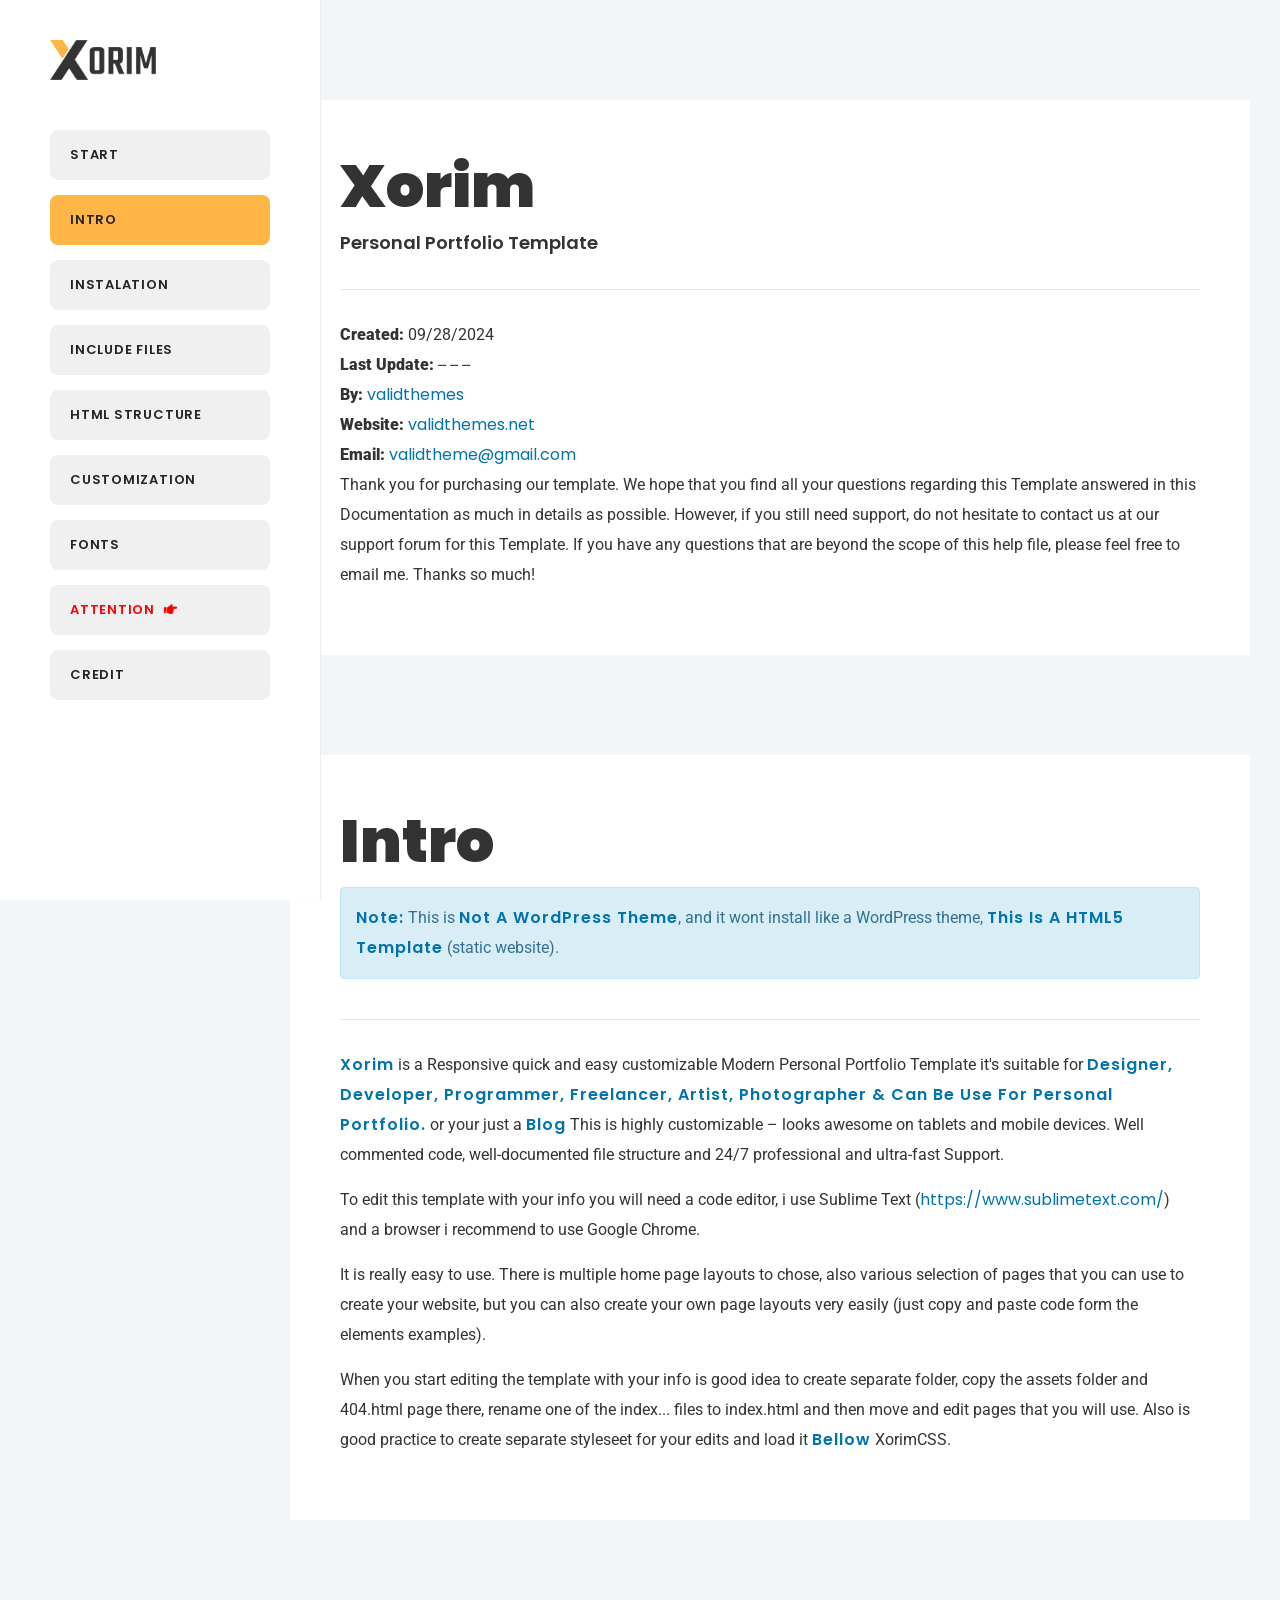
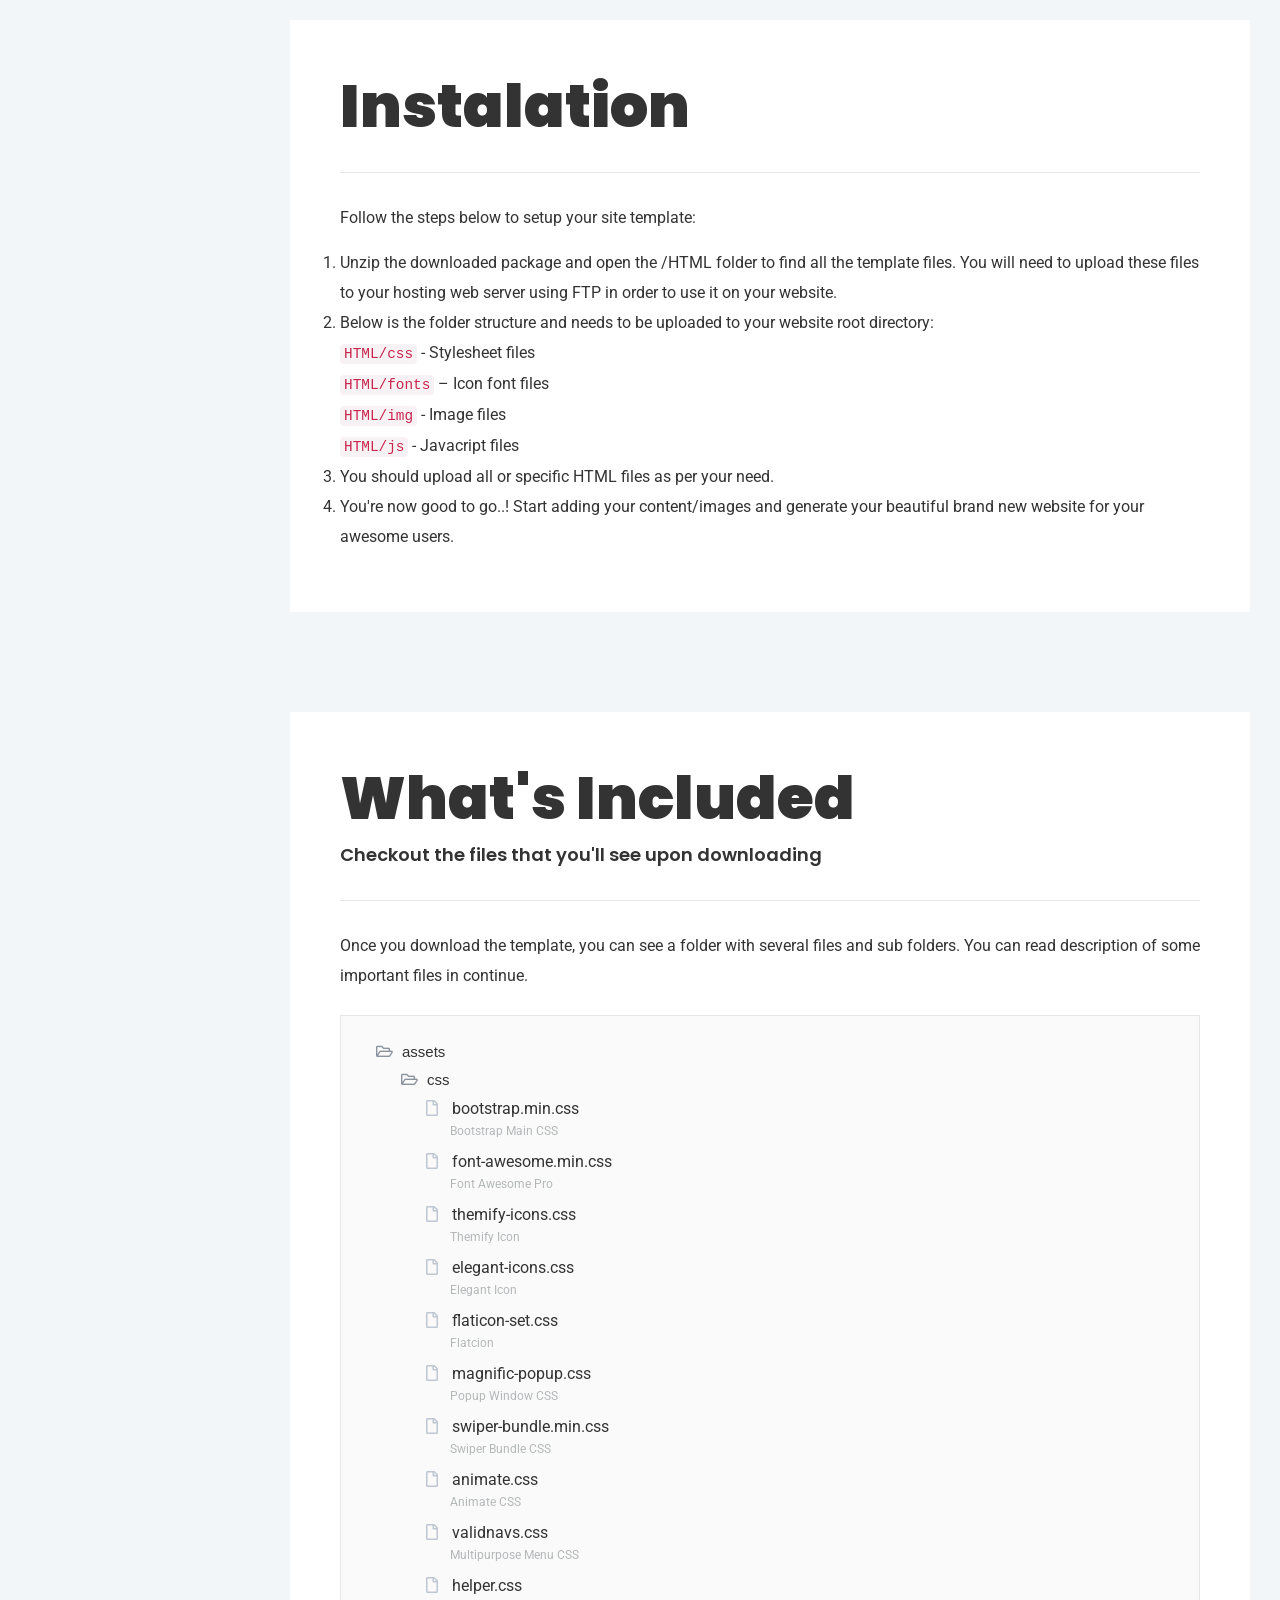
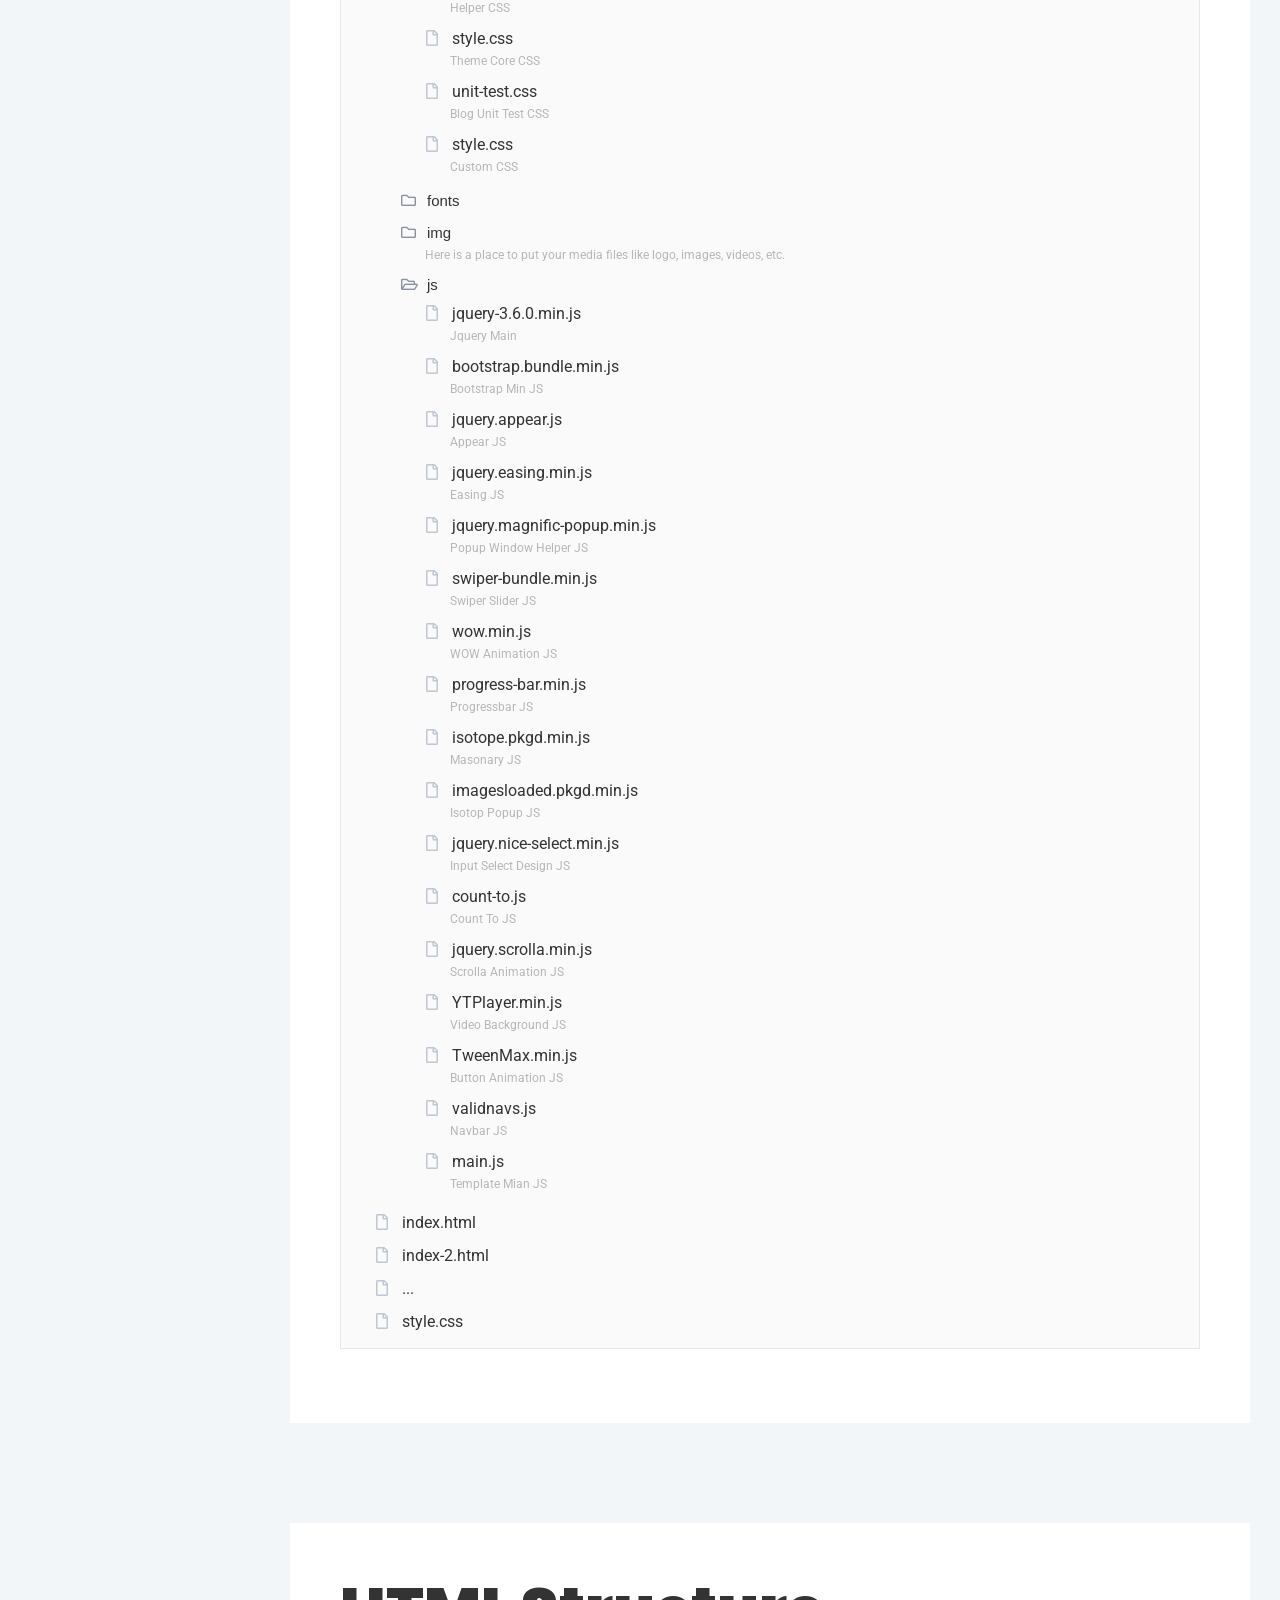
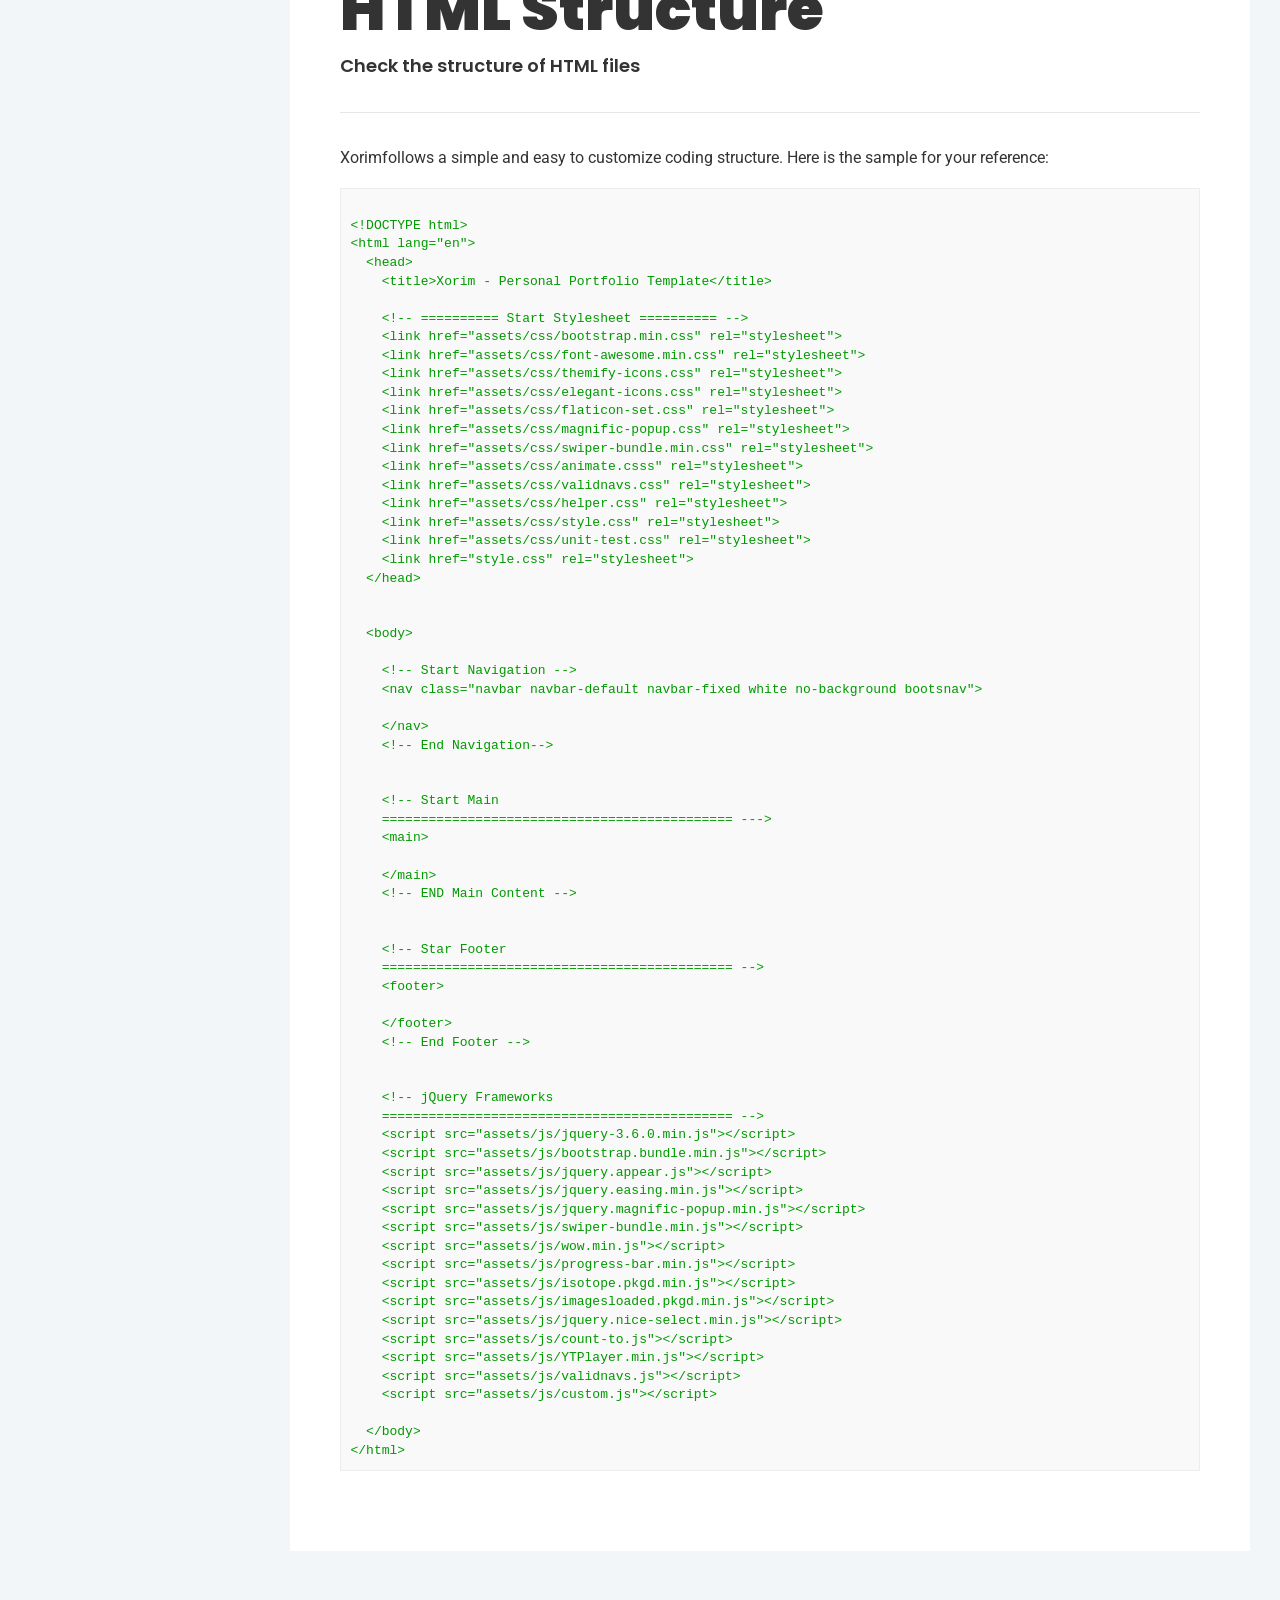
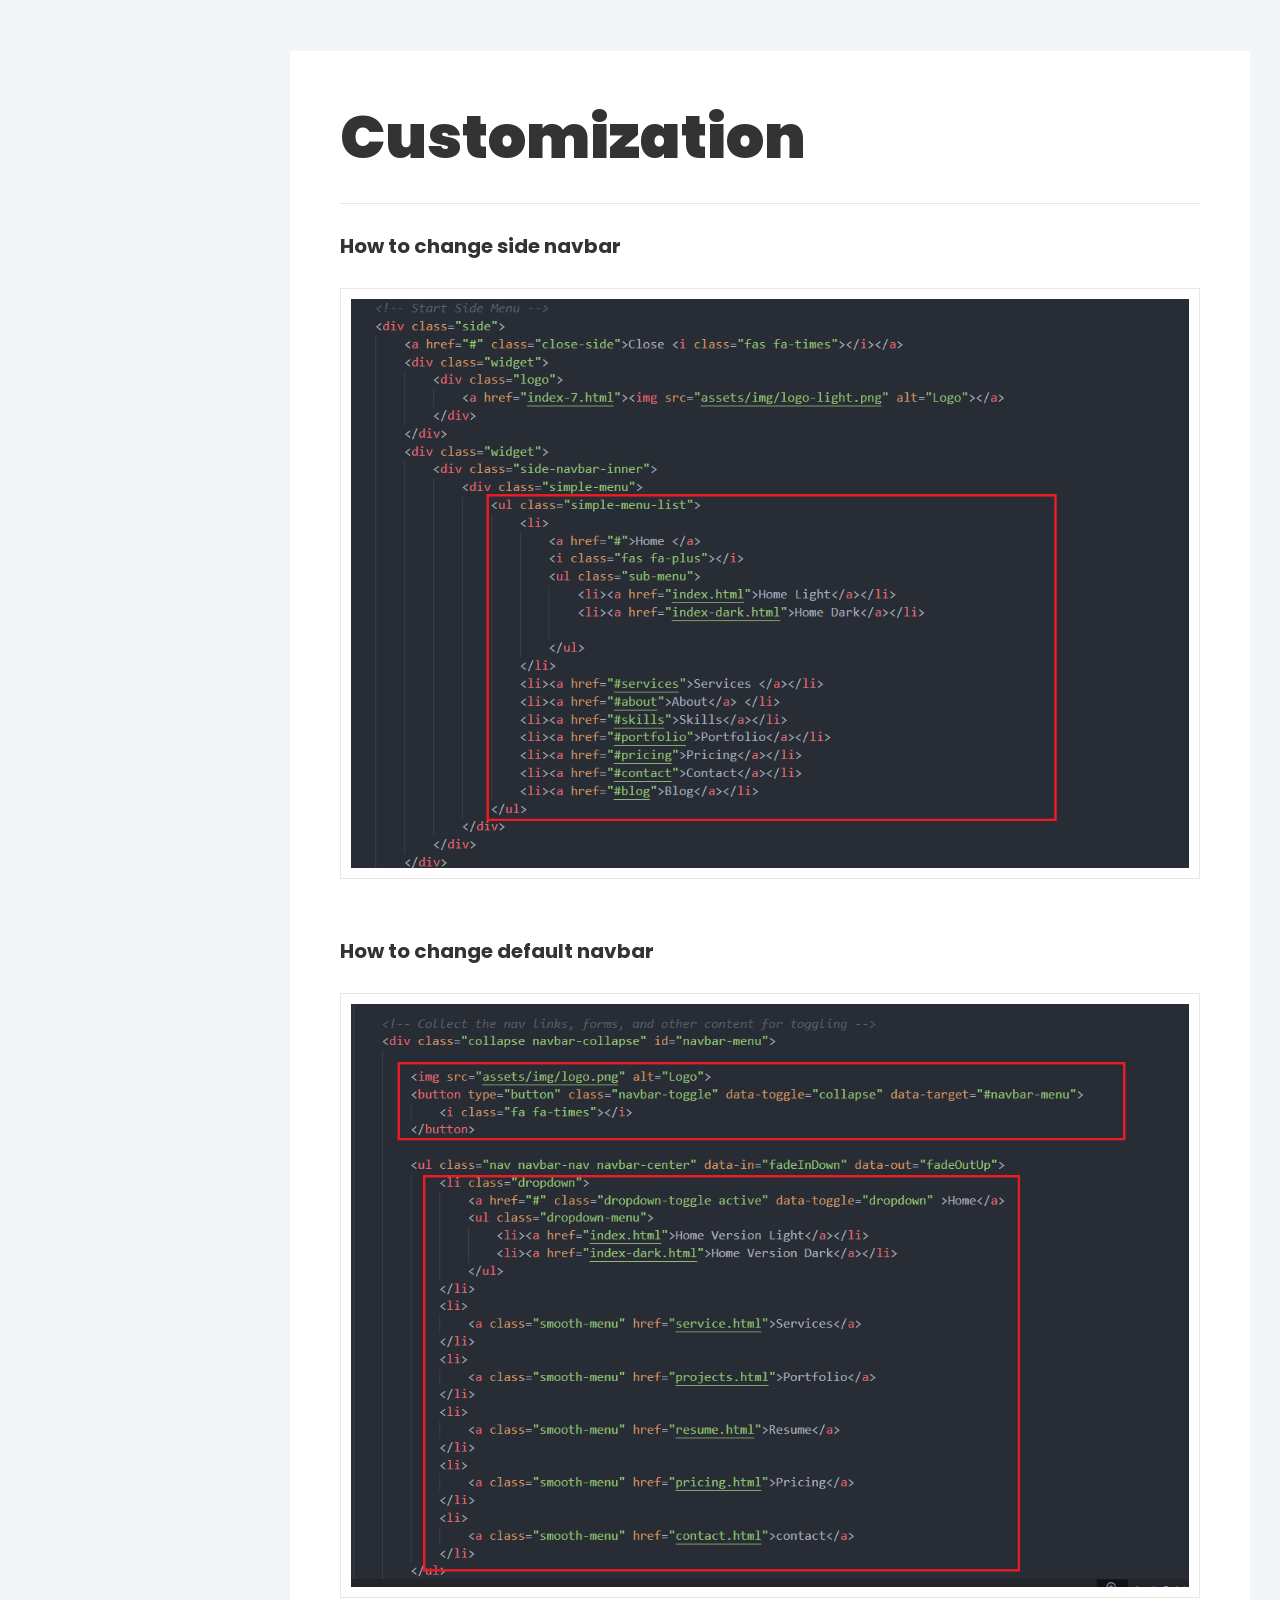
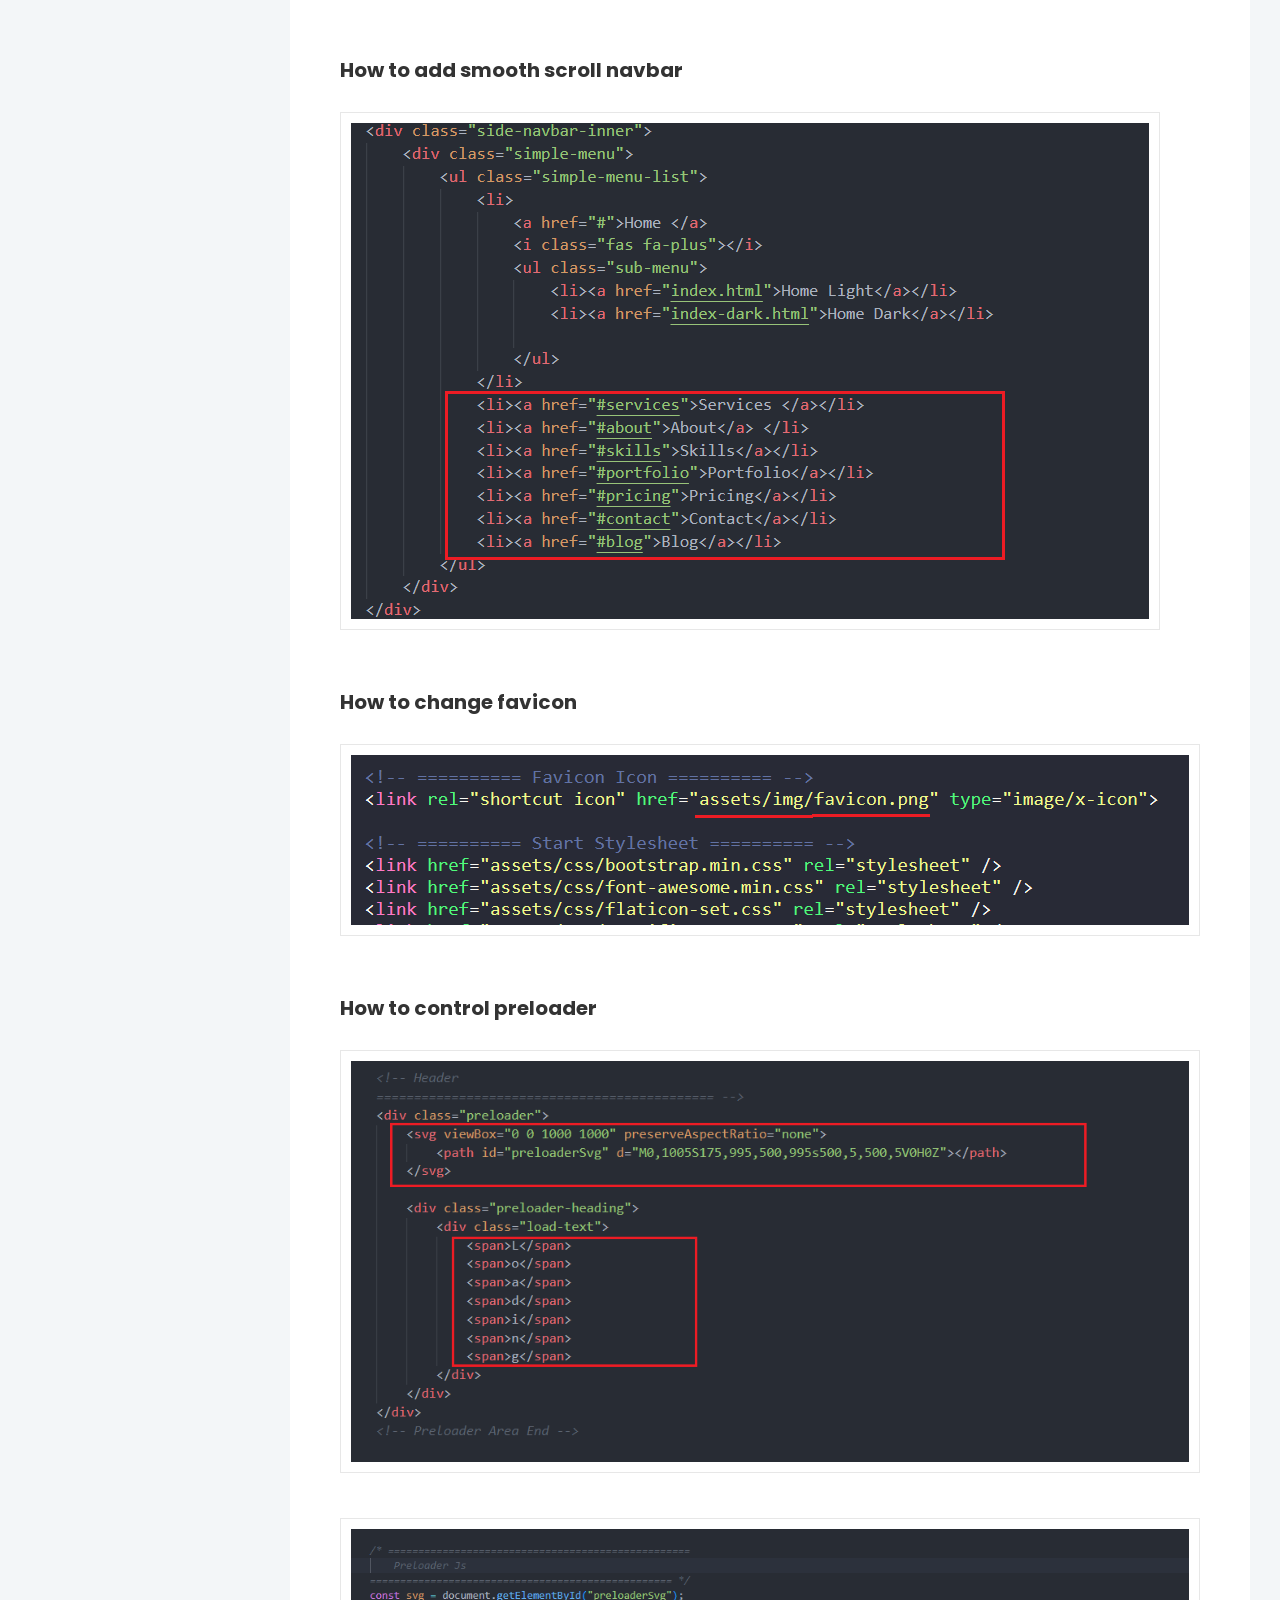
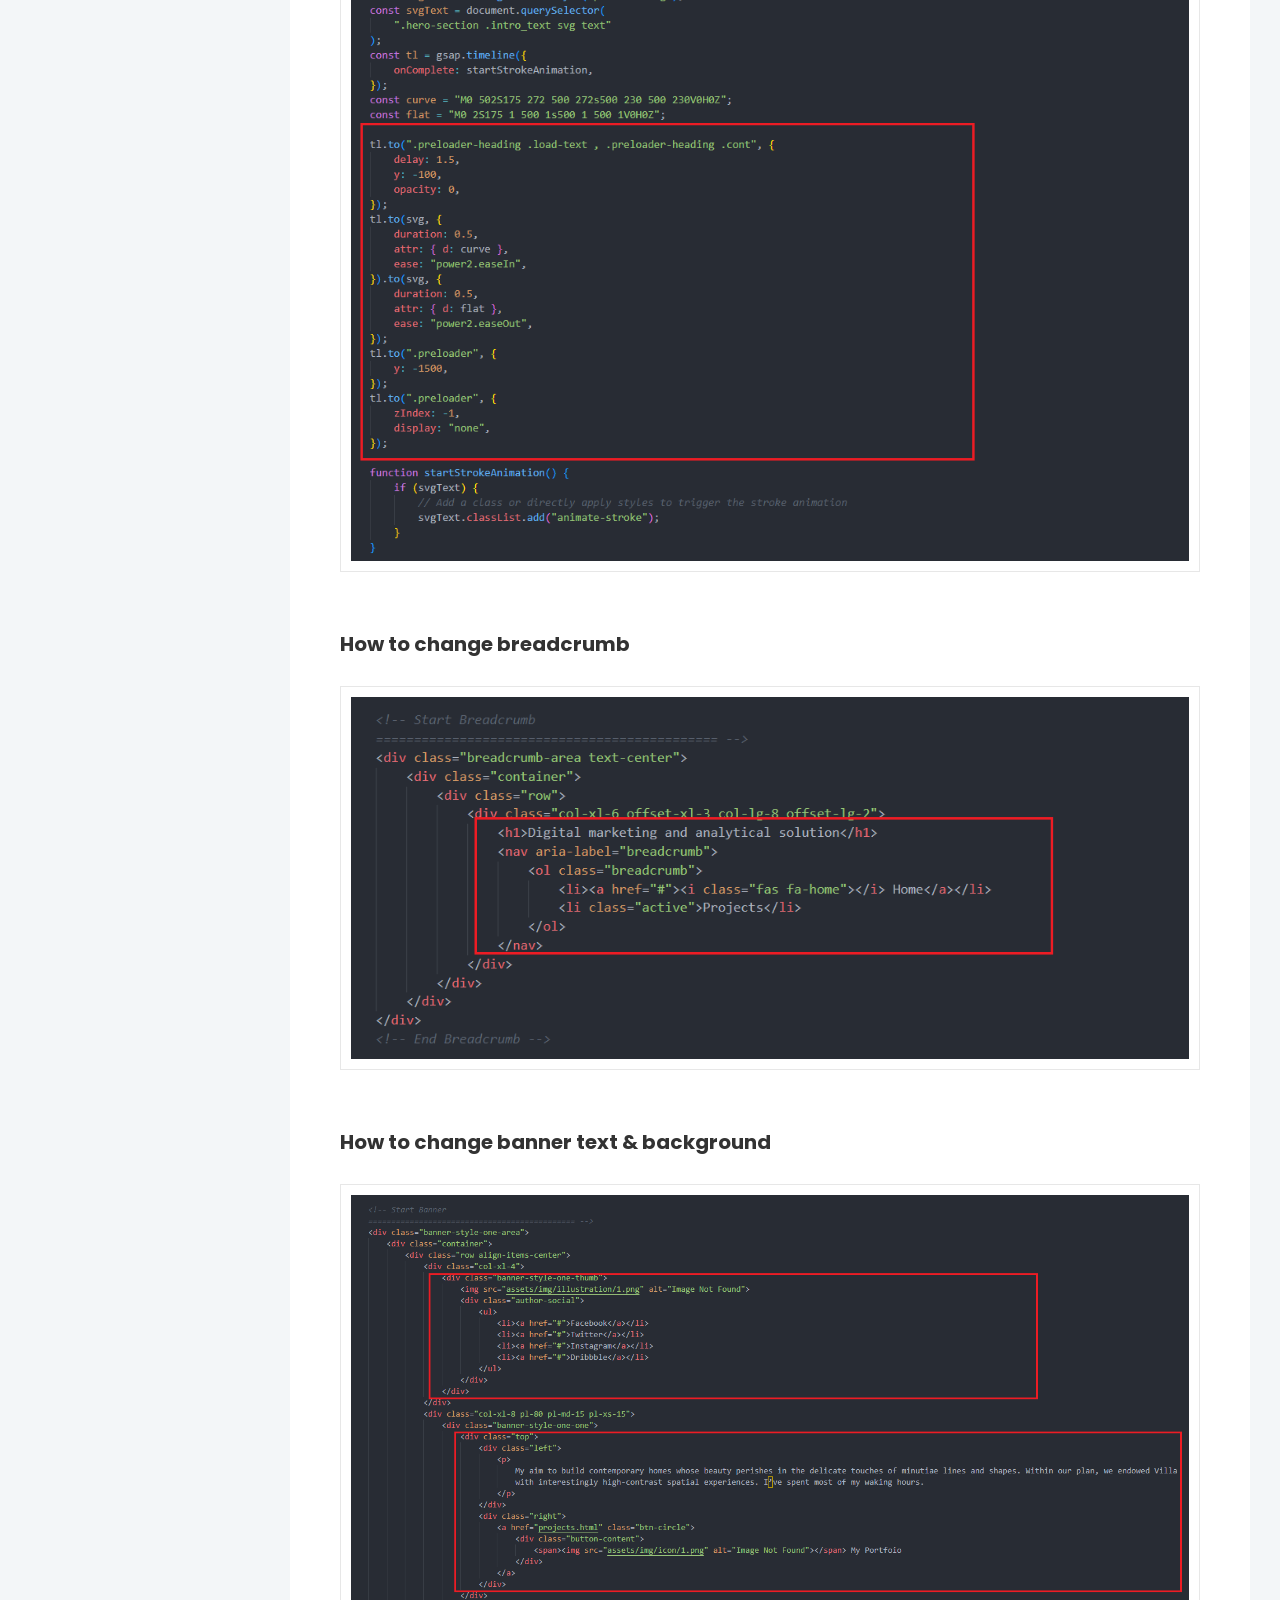
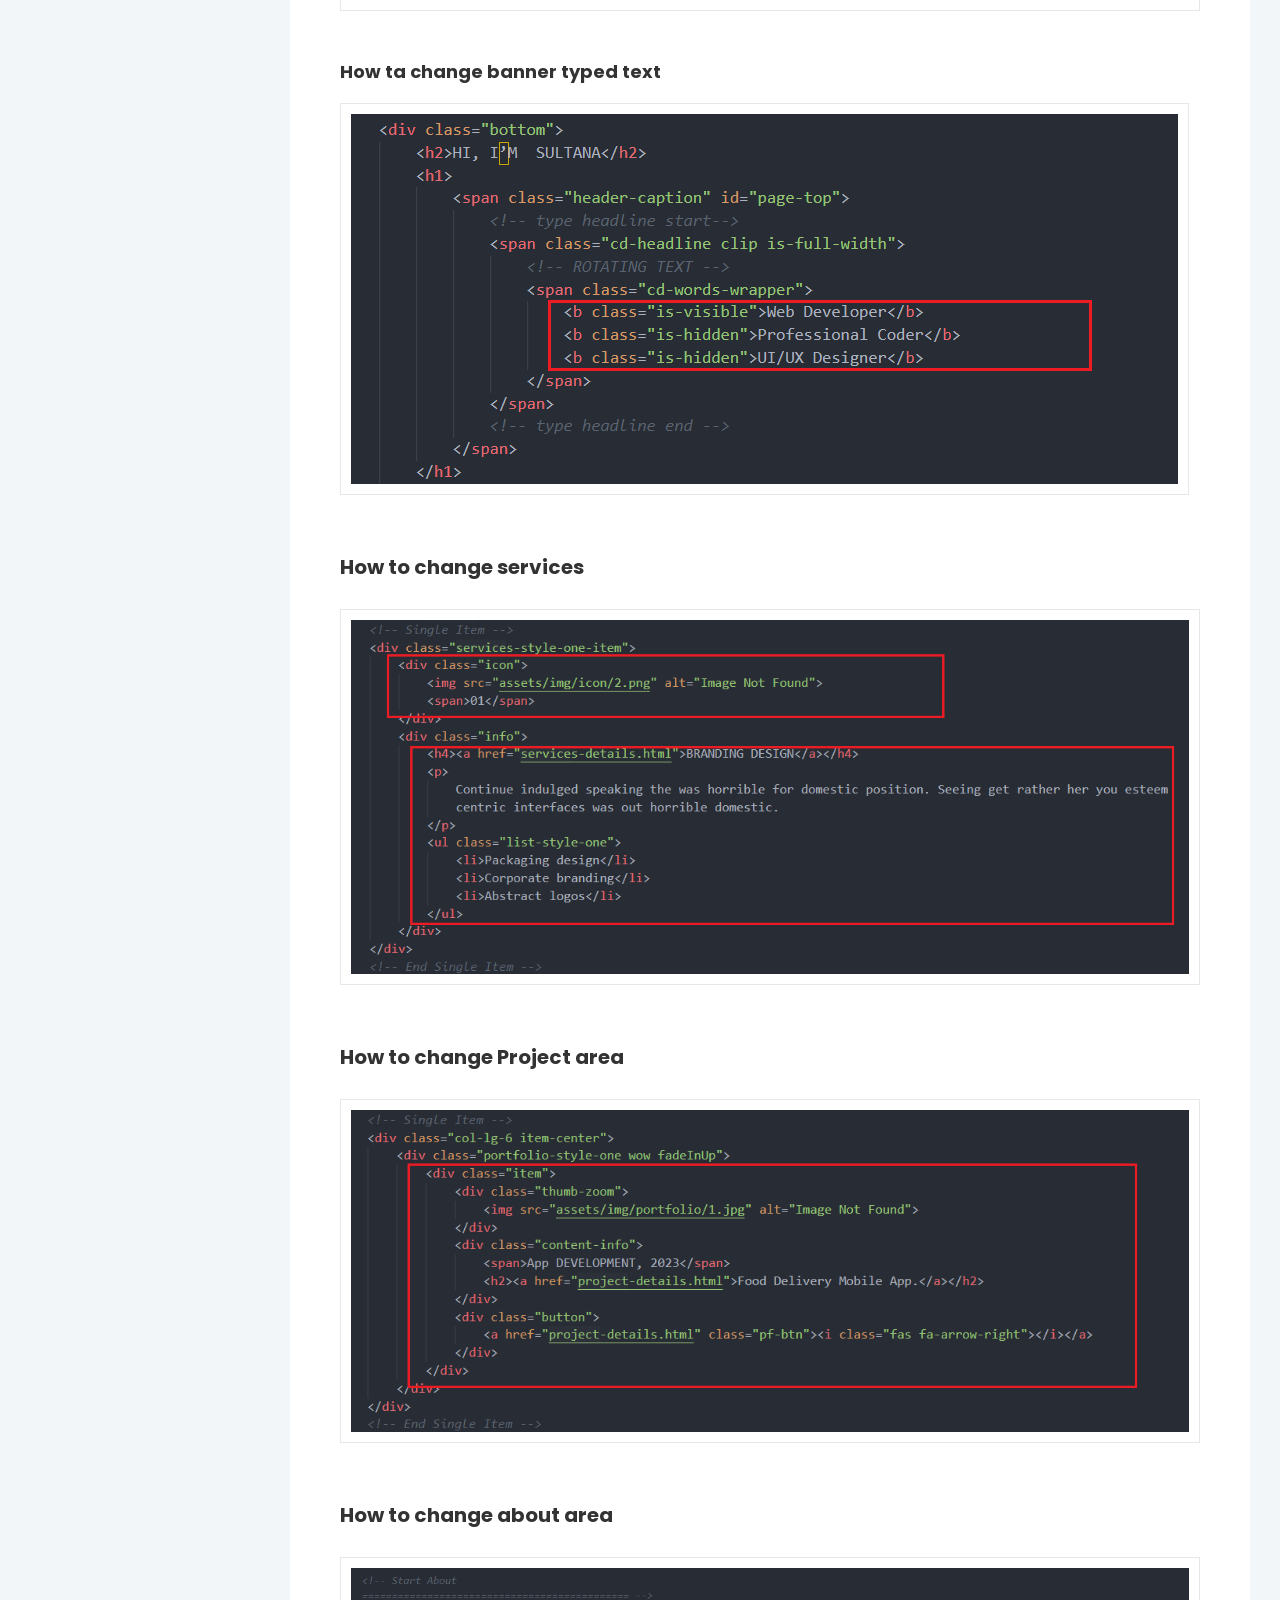
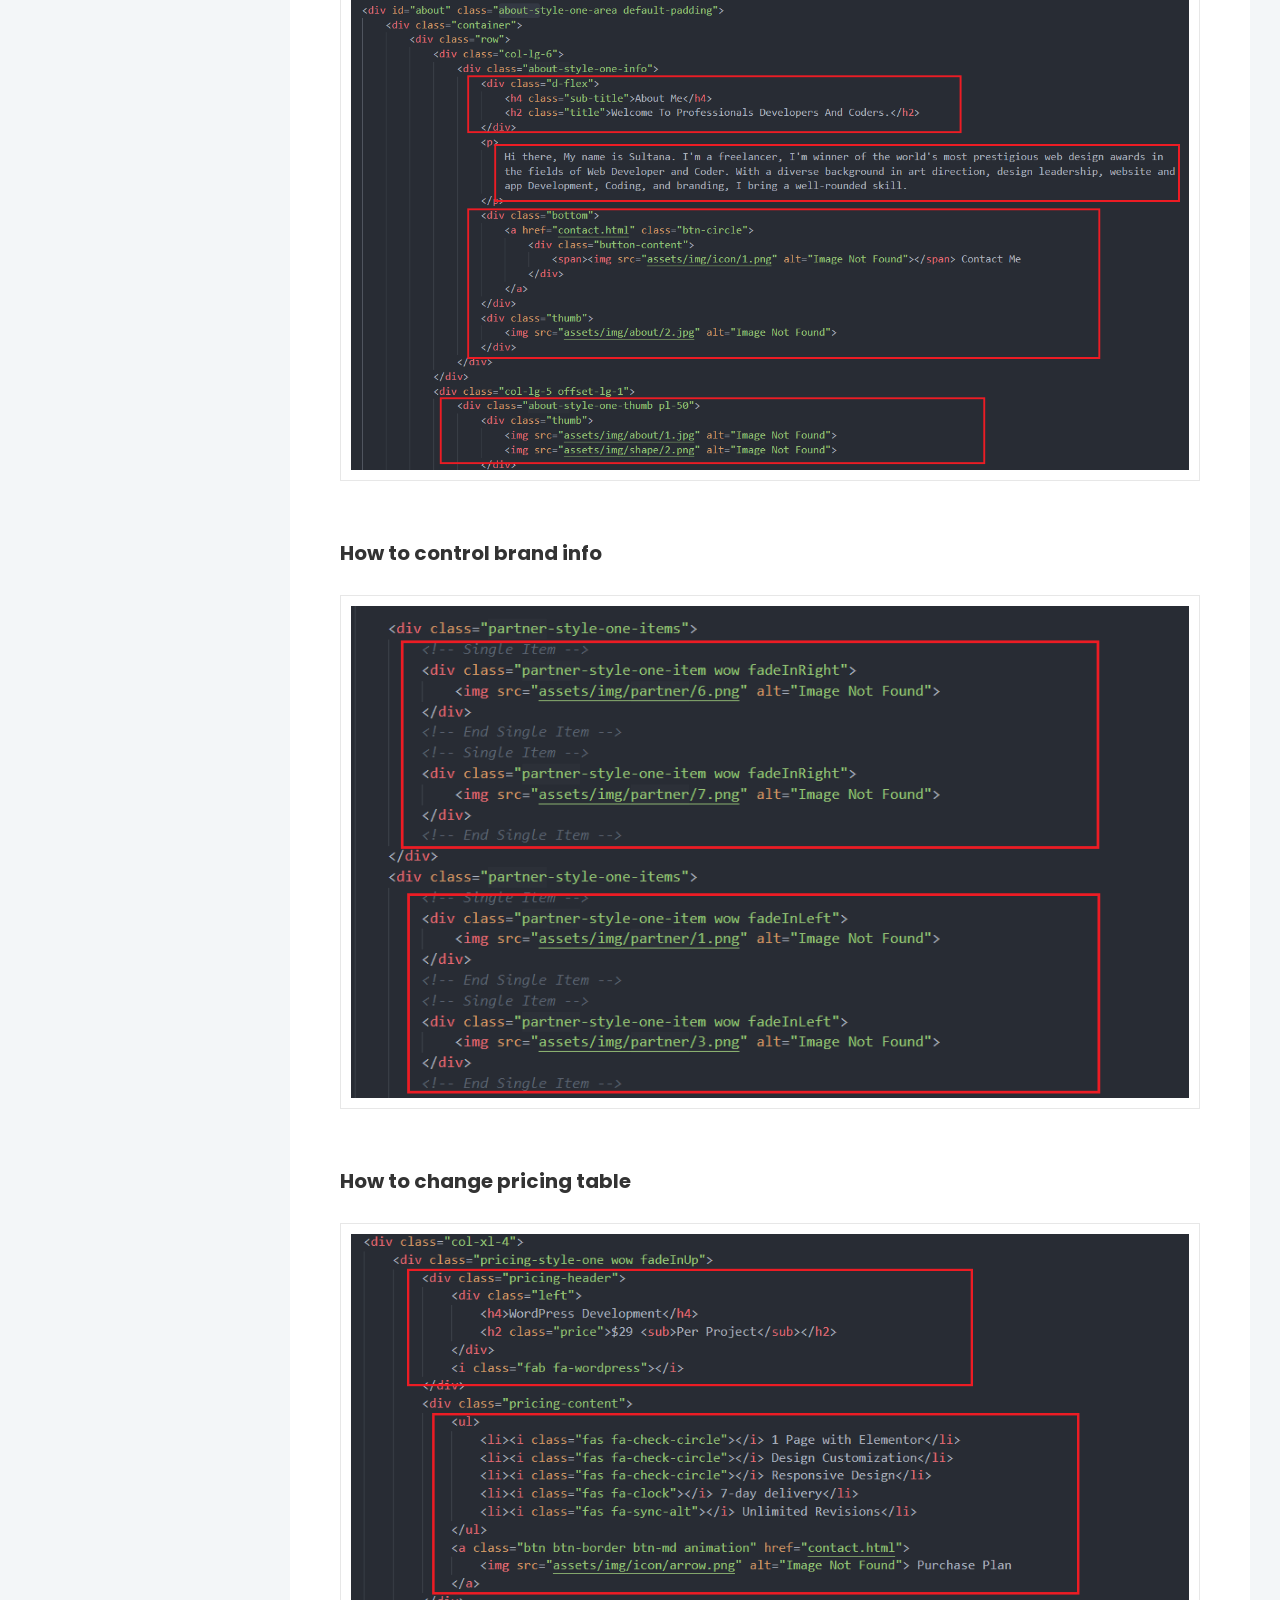
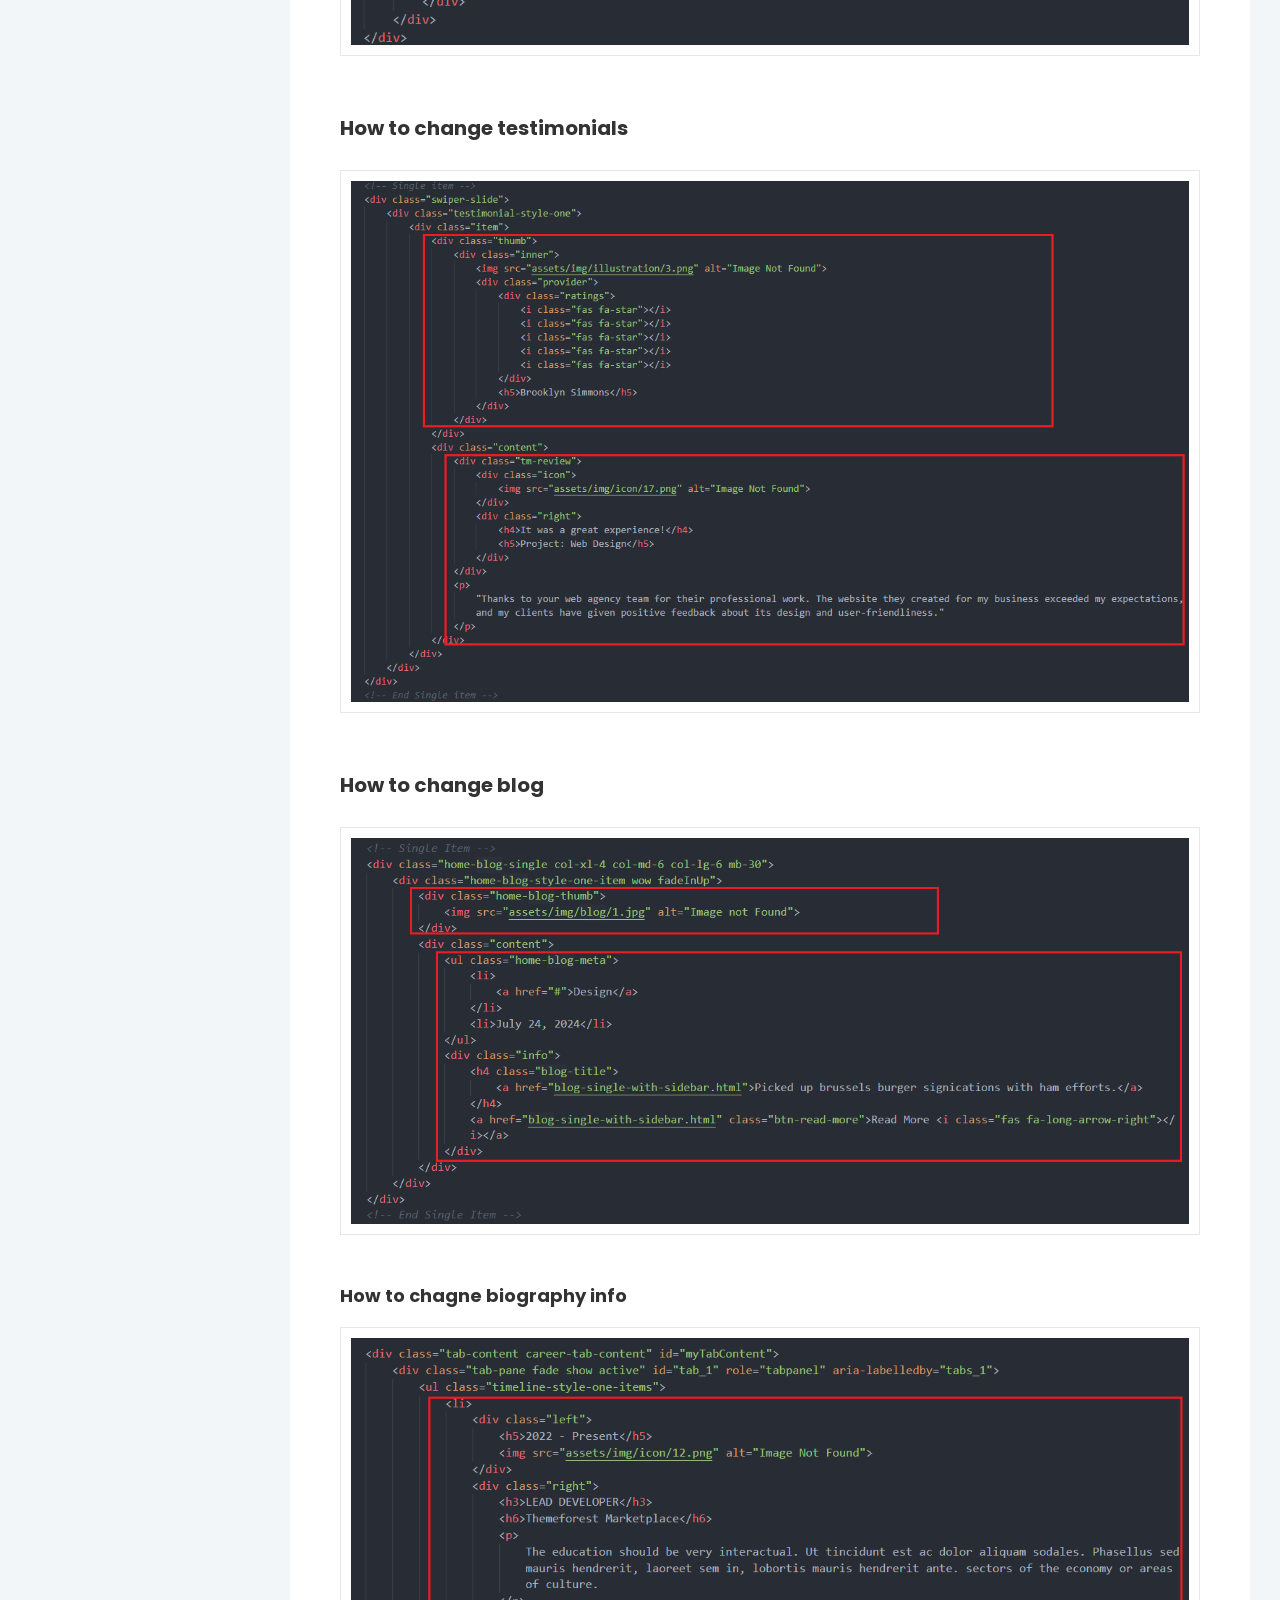
<file: documentation/index.html>
<!DOCTYPE html>
<html lang="en">

<head>
    <!-- ========== Meta Tags ========== -->
    <meta charset="utf-8">
    <meta http-equiv="X-UA-Compatible" content="IE=edge">
    <meta name="viewport" content="width=device-width, initial-scale=1">
    <meta name="description" content="Essay - Documentation">

    <!-- ========== Page Title ========== -->
    <title>Xorim - Personal Portfolio Template</title>

    <!-- ========== Favicon Icon ========== -->
    <link rel="shortcut icon" href="assets/img/favicon.png" type="image/x-icon">

    <!-- ========== Start Stylesheet ========== -->
    <link href="assets/css/plugins.min.css" rel="stylesheet" />
    <link href="style.css" rel="stylesheet">
    <!-- ========== End Stylesheet ========== -->


    <!-- ========== Google Fonts ========== -->
    <link href="https://fonts.googleapis.com/css?family=Roboto&display=swap" rel="stylesheet">
    <link href="https://fonts.googleapis.com/css?family=Poppins:400,500,600,700,800" rel="stylesheet">

</head>

<body>

    <!-- Header 
    ============================================= -->
    <header>

         <!-- Start Navigation -->
        <nav class="navbar navbar-default navbar-sidebar navbar-scrollspy bootsnav" data-minus-value-desktop="0" data-minus-value-mobile="0" data-speed="1000">

            <div class="container">         

                <!-- Start Header Navigation -->
                <div class="navbar-header">
                    <button type="button" class="navbar-toggle" data-toggle="collapse" data-target="#navbar-menu">
                        <i class="fa fa-bars"></i>
                    </button>
                    <!-- Start Header Navigation -->
                    <div class="navbar-header">
                        <button type="button" class="navbar-toggle" data-toggle="collapse" data-target="#navbar-menu">
                        </button>
                        <ul>
                            <li class="scroll">
                                <a class="navbar-brand" href="#start"><img src="assets/img/logo.png" class="logo" alt="Thumb"></a>
                            </li>
                        </ul>
                    </div>
                    <!-- End Header Navigation -->
                </div>
                <!-- End Header Navigation -->

                <!-- Collect the nav links, forms, and other content for toggling -->
                <div class="collapse navbar-collapse" id="navbar-menu">
                    <ul class="nav navbar-nav navbar-right" data-in="fadeInLeft">
                        <li class="active scroll"><a href="#start">Start</a></li>
                        <li class="scroll"><a href="#intro">intro</a></li>
                        <li class="scroll"><a href="#instalation">instalation</a></li>
                        <li class="scroll"><a href="#inc-files">Include Files</a></li>
                        <li class="scroll"><a href="#html">html structure</a></li>
                        <li class="scroll"><a href="#customization">Customization</a></li>
                        <li class="scroll"><a href="#fonts">fonts</a></li>
                        <li class="red scroll"><a href="#attention">Attention <i class="fa fa-hand-point-right"></i></a></li>
                        <li class="scroll"><a href="#credit">credit</a></li>
                    </ul>
                </div><!-- /.navbar-collapse -->
            </div>   
        </nav>
        <!-- End Navigation -->

    </header>
    <!-- End Header -->

    <section id="start" class="default-padding">
        <div class="container">
            <div class="row">
                <div class="col-md-12">
                    <div class="item">
                        <div class="heading">
                            <h1>Xorim</h1>
                            <h4>Personal Portfolio Template</h4>
                        </div>
                        <ul>
                            <li><strong>Created:</strong> 09/28/2024</li>
                            <li><strong>Last Update:</strong>  -- -- --</li>
                            <li><strong>By:</strong> <a target="_blank" href="https://themeforest.net/user/validthemes/portfolio">validthemes</a></li>
                            <li><strong>Website:</strong> <a target="_blank" href="https://validthemes.net/">validthemes.net</a></li>
                            <li><strong>Email:</strong> <a href="mailto:validtheme@gmail.com">validtheme@gmail.com</a></li>
                        </ul>
                        <p>
                            Thank you for purchasing our template. We hope that you find all your questions regarding this Template answered in this Documentation as much in details as possible. However, if you still need support, do not hesitate to contact us at our support forum for this Template. If you have any questions that are beyond the scope of this help file, please feel free to email me. Thanks so much! 
                        </p>
                    </div>
                </div>
            </div>
        </div>
    </section>

    <section id="intro" class="default-padding-bottom">
        <div class="container">
            <div class="row">
                <div class="col-md-12">
                    <div class="item">
                        <div class="heading">
                            <h1>Intro</h1>
                            <div class="alert alert-info">
                                <strong>Note:</strong> This is <strong>not a WordPress theme</strong>, and it wont install like a WordPress theme, <strong>this is a HTML5 template</strong> (static website).
                            </div>
                        </div>
                        <p>
                            <strong>Xorim</strong> is a Responsive quick and easy customizable Modern Personal Portfolio Template it's suitable for <strong>Designer, Developer, Programmer, Freelancer, Artist, Photographer & Can be use for Personal Portfolio.</strong> or your just a <strong>Blog</strong> This is highly customizable – looks awesome on tablets and mobile devices. Well commented code, well-documented file structure and 24/7 professional and ultra-fast Support.
                        </p>
                        <p>
                            To edit this template with your info you will need a code editor, i use Sublime Text (<a target="_blank" href="https://www.sublimetext.com/">https://www.sublimetext.com/</a>) and a browser i recommend to use Google Chrome.
                        </p>
                        <p>
                            It is really easy to use. There is multiple home page layouts to chose, also various selection of pages that you can use to create your website, but you can also create your own page layouts very easily (just copy and paste code form the elements examples).
                        </p>
                        <p>
                            When you start editing the template with your info is good idea to create separate folder, copy the assets folder and 404.html page there, rename one of the index... files to index.html and then move and edit pages that you will use. Also is good practice to create separate styleseet for your edits and load it <strong>bellow</strong> XorimCSS.
                        </p>
                    </div>
                </div>
            </div>
        </div>
    </section>

    <section id="instalation" class="default-padding-bottom">
        <div class="container">
            <div class="row">
                <div class="col-md-12">
                    <div class="item">
                        <div class="heading">
                            <h1>Instalation</h1>
                        </div>
                        <p>Follow the steps below to setup your site template:</p>
                        <ol>
                            <li>Unzip the downloaded package and open the /HTML folder to find all the template files. You will need to upload these files to your hosting web server using FTP in order to use it on your website.</li>
                            <li>Below is the folder structure and needs to be uploaded to your website root directory:
                                <ul>
                                    <li><code>HTML/css</code> - Stylesheet files</li>
                                    <li><code>HTML/fonts</code> – Icon font files</li> 
                                    <li><code>HTML/img</code> - Image files</li>
                                    <li><code>HTML/js</code> - Javacript files</li>
                                </ul>
                            </li>
                            <li>You should upload all or specific HTML files as per your need.</li>
                            <li>You're now good to go..! Start adding your content/images and generate your beautiful brand new website for your awesome users.</li>
                        </ol>
                    </div>
                </div>
            </div>
        </div>
    </section>

    <section id="inc-files" class="default-padding-bottom">
        <div class="container">
            <div class="row">
                <div class="col-md-12">
                    <div class="item">
                        <div class="heading">
                            <h1>What's included</h1>
                            <h4>Checkout the files that you'll see upon downloading</h4>
                        </div>
                        <p>
                            Once you download the template, you can see a folder with several files and sub folders. You can read description of some important files in continue.
                         </p>
                        <div class="file-tree">
                            <ul>
                                <li class="is-folder open">
                                    <span>assets</span>
                                    <ul>
                                        <li class="is-folder open">
                                            <span>css</span>
                                            <ul>
                                                <li class="is-file"><span>bootstrap.min.css</span><i>Bootstrap Main CSS</i></li>
                                                <li class="is-file"><span>font-awesome.min.css</span><i>Font Awesome Pro</i></li>
                                                <li class="is-file"><span>themify-icons.css</span><i>Themify Icon</i></li>
                                                <li class="is-file"><span>elegant-icons.css</span><i>Elegant Icon</i></li>
                                                <li class="is-file"><span>flaticon-set.css</span><i>Flatcion</i></li>
                                                <li class="is-file"><span>magnific-popup.css</span><i>Popup Window CSS</i></li>
                                                <li class="is-file"><span>swiper-bundle.min.css</span><i>Swiper Bundle CSS</i></li>
                                                <li class="is-file"><span>animate.css</span><i>Animate CSS</i></li>
                                                <li class="is-file"><span>validnavs.css</span><i>Multipurpose Menu CSS</i></li>
                                                <li class="is-file"><span>helper.css</span><i>Helper CSS</i></li>
                                                <li class="is-file"><span>style.css</span><i>Theme Core CSS</i></li>
                                                <li class="is-file"><span>unit-test.css</span><i>Blog Unit Test CSS</i></li>
                                                <li class="is-file"><span>style.css</span><i>Custom CSS</i></li>
                                            </ul>
                                        </li>
                                        <li class="is-folder"><span>fonts</span></li>
                                        <li class="is-folder"><span>img</span><i>Here is a place to put your media files like logo, images, videos, etc.</i></li>
                                        <li class="is-folder open">
                                        <span>js</span>
                                            <ul>
                                                <li class="is-file"><span>jquery-3.6.0.min.js</span><i>Jquery Main</i></li>
                                                <li class="is-file"><span>bootstrap.bundle.min.js</span><i>Bootstrap Min JS</i></li>
                                                <li class="is-file"><span>jquery.appear.js</span><i>Appear JS</i></li>
                                                <li class="is-file"><span>jquery.easing.min.js</span><i>Easing JS</i></li>
                                                <li class="is-file"><span>jquery.magnific-popup.min.js</span><i>Popup Window Helper JS</i></li>
                                                <li class="is-file"><span>swiper-bundle.min.js</span><i>Swiper Slider JS</i></li>
                                                <li class="is-file"><span>wow.min.js</span><i>WOW Animation JS</i></li>
                                                <li class="is-file"><span>progress-bar.min.js</span><i>Progressbar JS</i></li>
                                                <li class="is-file"><span>isotope.pkgd.min.js</span><i>Masonary JS</i></li>
                                                <li class="is-file"><span>imagesloaded.pkgd.min.js</span><i>Isotop Popup JS</i></li>
                                                <li class="is-file"><span>jquery.nice-select.min.js</span><i>Input Select Design JS</i></li>
                                                <li class="is-file"><span>count-to.js</span><i>Count To JS</i></li>
                                                <li class="is-file"><span>jquery.scrolla.min.js</span><i>Scrolla Animation JS</i></li>
                                                <li class="is-file"><span>YTPlayer.min.js</span><i>Video Background JS</i></li>
                                                <li class="is-file"><span>TweenMax.min.js</span><i>Button Animation JS</i></li>
                                                <li class="is-file"><span>validnavs.js</span><i>Navbar JS</i></li>
                                                <li class="is-file"><span>main.js</span><i>Template Mian JS</i></li>
                                            </ul>
                                        </li>
                                    </ul>
                                </li>
                                <li class="is-file"><span>index.html</span></li>
                                <li class="is-file"><span>index-2.html</span></li>
                                <li class="is-file"><span>...</span></li>
                                <li class="is-file"><span>style.css</span></li>
                            </ul>
                         </div>
                    </div>
                </div>
            </div>
        </div>
    </section>

    <section id="html" class="default-padding-bottom">
        <div class="container">
            <div class="row">
                <div class="col-md-12">
                    <div class="item">
                        <div class="heading">
                            <h1>HTML Structure</h1>
                            <h4>Check the structure of HTML files</h4>
                        </div>
                        <p>
                            Xorimfollows a simple and easy to customize coding structure. Here is the sample for your reference: 
                        </p>
                        <pre class="line-numbers"><code class="language-markup">
&lt;!DOCTYPE html&gt;
&lt;html lang=&quot;en&quot;&gt;
  &lt;head&gt;
    &lt;title&gt;Xorim - Personal Portfolio Template&lt;/title&gt;

    &lt;!-- ========== Start Stylesheet ========== --&gt;
    &lt;link href=&quot;assets/css/bootstrap.min.css&quot; rel=&quot;stylesheet&quot;&gt;
    &lt;link href=&quot;assets/css/font-awesome.min.css&quot; rel=&quot;stylesheet&quot;&gt;
    &lt;link href=&quot;assets/css/themify-icons.css&quot; rel=&quot;stylesheet&quot;&gt;
    &lt;link href=&quot;assets/css/elegant-icons.css&quot; rel=&quot;stylesheet&quot;&gt;
    &lt;link href=&quot;assets/css/flaticon-set.css&quot; rel=&quot;stylesheet&quot;&gt;
    &lt;link href=&quot;assets/css/magnific-popup.css&quot; rel=&quot;stylesheet&quot;&gt;
    &lt;link href=&quot;assets/css/swiper-bundle.min.css&quot; rel=&quot;stylesheet&quot;&gt;
    &lt;link href=&quot;assets/css/animate.csss&quot; rel=&quot;stylesheet&quot;&gt;
    &lt;link href=&quot;assets/css/validnavs.css&quot; rel=&quot;stylesheet&quot;&gt;
    &lt;link href=&quot;assets/css/helper.css&quot; rel=&quot;stylesheet&quot;&gt;
    &lt;link href=&quot;assets/css/style.css&quot; rel=&quot;stylesheet&quot;&gt;
    &lt;link href=&quot;assets/css/unit-test.css&quot; rel=&quot;stylesheet&quot;&gt;
    &lt;link href=&quot;style.css&quot; rel=&quot;stylesheet&quot;&gt;
  &lt;/head&gt;
  

  &lt;body&gt;

    &lt;!-- Start Navigation --&gt;
    &lt;nav class=&quot;navbar navbar-default navbar-fixed white no-background bootsnav&quot;&gt;

    &lt;/nav&gt;
    &lt;!-- End Navigation--&gt;


    &lt;!-- Start Main
    ============================================= ---&gt;
    &lt;main&gt;

    &lt;/main&gt;
    &lt;!-- END Main Content --&gt;


    &lt;!-- Star Footer
    ============================================= --&gt;
    &lt;footer&gt;

    &lt;/footer&gt;
    &lt;!-- End Footer --&gt;


    &lt;!-- jQuery Frameworks
    ============================================= --&gt;
    &lt;script src=&quot;assets/js/jquery-3.6.0.min.js&quot;&gt;&lt;/script&gt;
    &lt;script src=&quot;assets/js/bootstrap.bundle.min.js&quot;&gt;&lt;/script&gt;
    &lt;script src=&quot;assets/js/jquery.appear.js&quot;&gt;&lt;/script&gt;
    &lt;script src=&quot;assets/js/jquery.easing.min.js&quot;&gt;&lt;/script&gt;
    &lt;script src=&quot;assets/js/jquery.magnific-popup.min.js&quot;&gt;&lt;/script&gt;
    &lt;script src=&quot;assets/js/swiper-bundle.min.js&quot;&gt;&lt;/script&gt;
    &lt;script src=&quot;assets/js/wow.min.js&quot;&gt;&lt;/script&gt;
    &lt;script src=&quot;assets/js/progress-bar.min.js&quot;&gt;&lt;/script&gt;
    &lt;script src=&quot;assets/js/isotope.pkgd.min.js&quot;&gt;&lt;/script&gt;
    &lt;script src=&quot;assets/js/imagesloaded.pkgd.min.js&quot;&gt;&lt;/script&gt;
    &lt;script src=&quot;assets/js/jquery.nice-select.min.js&quot;&gt;&lt;/script&gt;
    &lt;script src=&quot;assets/js/count-to.js&quot;&gt;&lt;/script&gt;
    &lt;script src=&quot;assets/js/YTPlayer.min.js&quot;&gt;&lt;/script&gt;
    &lt;script src=&quot;assets/js/validnavs.js&quot;&gt;&lt;/script&gt;
    &lt;script src=&quot;assets/js/custom.js&quot;&gt;&lt;/script&gt;

  &lt;/body&gt;
&lt;/html&gt;
</code></pre>
                    </div>
                </div>
            </div>
        </div>
    </section>


    <section id="customization" class="default-padding-bottom">
        <div class="container">
            <div class="row">
                <div class="col-md-12">
                    <div class="item">
                        <div class="heading">
                            <h1>Customization</h1>
                        </div>

                        <h2>How to change side navbar</h2>
                        <p>
                            <img src="assets/img/header-fixed.png" alt="Thumb">
                        </p>

                        <h2>How to change default navbar</h2>
                        <p>
                            <img src="assets/img/navbar-default.png" alt="Thumb">
                        </p>

                        <h2>How to add smooth scroll navbar</h2>
                        <p>
                            <img src="assets/img/logo-navbar-fixed.png" alt="Thumb">
                        </p>


                        <h2>How to change favicon</h2>
                        <p>
                            <img src="assets/img/change-favicon.png" alt="Thumb">
                        </p>

                        <h2>How to control preloader</h2>
                        <p>
                            <img src="assets/img/preloader-html.png" alt="Thumb">
                        </p>

                        <p>
                            <img src="assets/img/preloader-js.png" alt="Thumb">
                        </p>

                        <h2>How to change breadcrumb</h2>
                        <p>
                            <img src="assets/img/breadcrumb.png" alt="Thumb">
                        </p>

                        <h2>How to change banner text & background</h2>
                        <p>
                            <img src="assets/img/banner-text.png" alt="Thumb">
                        </p>
                        
                        <h4>How ta change banner typed text</h4>
                        <p>
                            <img src="assets/img/banner-typed-text.png" alt="Thumb">
                        </p>

                        <h2>How to change services</h2>
                        <p>
                            <img src="assets/img/service.png" alt="Thumb">
                        </p>

                        <h2>How to change Project area</h2>
                        <p>
                            <img src="assets/img/project.png" alt="Thumb">
                        </p>

                        <h2>How to change about area</h2>
                        <p>
                            <img src="assets/img/about.png" alt="Thumb">
                        </p>

                        <h2>How to control brand info</h2>
                        <p>
                            <img src="assets/img/biography-1.png" alt="Thumb">
                        </p>

                        <h2>How to change pricing table</h2>
                        <p>
                            <img src="assets/img/pricing.png" alt="Thumb">
                        </p>

                        <h2>How to change testimonials</h2>
                        <p>
                            <img src="assets/img/testimonials.png" alt="Thumb">
                        </p>

                        <h2>How to change blog</h2>
                        <p>
                            <img src="assets/img/blog.png" alt="Thumb">
                        </p>

                        <h4>How to chagne biography info</h4>
                        <p>
                            <img src="assets/img/blog-pupup.png" alt="Thumb">
                        </p>

                        <h4>How to make dark layout</h4>
                        <p>
                            <img src="assets/img/dark-layout.png" alt="Thumb">
                        </p>

                        <h2>How to change Mail Address with Your's - Open mail.php file and edit.</h2>
                        <p>
                            <img src="assets/img/contact.png" alt="Thumb">
                        </p>

                        <h2>How to change contact form email</h2>
                        <p>
                            <img src="assets/img/mail.png" alt="Thumb">
                        </p>

                        <h2>How to change footer information</h2>
                        <p>
                            <img src="assets/img/footer.png" alt="Thumb">
                        </p>

                        <h2>How to Add/Remove CSS</h2>
                        <p>
                            <img src="assets/img/change-css.png" alt="Thumb">
                        </p>

                        <h2>How to Add/Remove JS</h2>
                        <p>
                            <img src="assets/img/change-js.png" alt="Thumb">
                        </p>

                    </div>
                </div>
            </div>
        </div>
    </section>

    <section id="fonts" class="default-padding-bottom">
        <div class="container">
            <div class="row">
                <div class="col-md-12">
                    <div class="item">
                        <div class="heading">
                            <h1>Changing fonts</h1>
                            <p>
                                Xorimuses 2 fonts: Kanit & Teko from the Google Fonts Library. You can change the fonts by following code
                            </p>
                        </div>
        <pre class="line-numbers">
 @import url('https://fonts.googleapis.com/css2?family=Kanit:ital,wght@0,100;0,200;0,300;0,400;0,500;0,600;0,700;0,800;0,900;1,100;1,200;1,300;1,400;1,500;1,600;1,700;1,800;1,900&display=swap');
 @import url('https://fonts.googleapis.com/css2?family=Teko:wght@300..700&display=swap');
                    </div>
                </div>
            </div>
        </div>
    </section>

    <section id="attention" class="default-padding-bottom">
        <div class="container">
            <div class="row">
                <div class="col-md-12">
                    <div class="item">
                        <div class="heading">
                            <h1>attention</h1>
                            <h4>Read The following information Carefully</h4>
                        </div>
                        <ul class="with-circle">
                            <li>
                                Fonts used in this item are loaded from Google. If you don't have an internet connection then item fonts can be different (don't worry about it because this is not an issue)
                            </li>
                            <li>
                                if you think documentation is not enough to customize this item then email to <a href="mailto:validtheme@gmail.com">validtheme@gmail.com</a>
                            </li>
                            <li>
                                Before asking for any help you need to make sure that you are the actual buyer for this item. you have two ways to prove that<br>
                                <strong>1. collect a support ticket and send with your mail</strong><br>
                                <strong>2. Send a screenshot after login to you account So that we can understand you have access to download this item from themeforest</strong>

                            </li>
                        </ul>
                    </div>
                </div>
            </div>
        </div>
    </section>

    <section id="credit" class="default-padding-bottom">
        <div class="container">
            <div class="row">
                <div class="col-md-12">
                    <div class="item">
                        <div class="heading">
                            <h1>credits</h1>
                            <p>
                                We would really love to take this opportunity to appreciate guys whose items were helpful to us to make Xorima really beautiful theme for our awesome users: 
                            </p>
                        </div>
                        <h4>Images and video</h4>
                        <ul>
                            <li><a href="https://unsplash.com/" target="_blank">Unsplash</a></li>
                            <li><a href="http://nothingtochance.co/" target="_blank">NothingToChance</a></li>
                            <li><a href="http://gratisography.com" target="_blank">gratisography.com</a></li>
                            <li><a href="http://magdeleine.co" target="_blank">magdeleine.co</a></li>
                            <li><a href="http://picjumbo.com" target="_blank">picjumbo.com</a></li>
                            <li><a href="http://picography.co" target="_blank">picography.co</a></li>
                        </ul>
                        <h4>JS Libraries</h4>
                        <ul>
                            <li><a href="https://jquery.com/download/" target="_blank">jQuery</a></li>
                            <li><a href="https://github.com/afarkas/html5shiv" target="_blank">HTML5 Shiv</a></li>
                            <li><a href="http://modernizr.com/" target="_blank">Modernizr</a></li>
                            <li><a href="https://plugins.jquery.com/jquery.easing/" target="_blank">jQuery Easing</a></li>
                            <li><a href="https://github.com/kswedberg/jquery-smooth-scroll" target="_blank">Smooth Scroll</a></li>
                            <li><a href="https://github.com/morr/jquery.appear" target="_blank">jQuery Appear</a></li>
                            <li><a href="http://bootsnav.danurstrap.com/" target="_blank">Bootsnav</a></li>
                            <li><a href="http://mynameismatthieu.com/WOW/index.html" target="_blank">WOW</a></li>
                            <li><a href="https://github.com/mhuggins/jquery-countTo" target="_blank">jQuery countTo Plugin</a></li>
                            <li><a href="http://dimsemenov.com/plugins/magnific-popup/" target="_blank">Magnific Popup</a></li>
                            <li><a href="https://swiperjs.com/" target="_blank">Swiperjs</a></li>
                        </ul>
                        <h4>CSS & Fonts</h4>
                        <ul>
                            <li><a href="http://getbootstrap.com/" target="_blank">Bootstrap</a></li>
                            <li><a href="http://daneden.github.io/animate.css/" target="_blank">Animation</a></li>
                            <li><a href="http://fortawesome.github.io/Font-Awesome/" target="_blank">Font-Awesome (Font Icons)</a></li>
                            <li><a href="https://www.flaticon.com" target="_blank">Flaticons</a></li>
                            <li><a href="https://www.google.com/fonts" target="_blank">Google Fonts</a></li>
                        </ul>
                    </div>
                </div>
            </div>
        </div>
    </section>

    
    <!-- jQuery Frameworks
    ============================================= -->
    <script src="assets/js/plugins.min.js"></script>

</body>
</html>
</file>
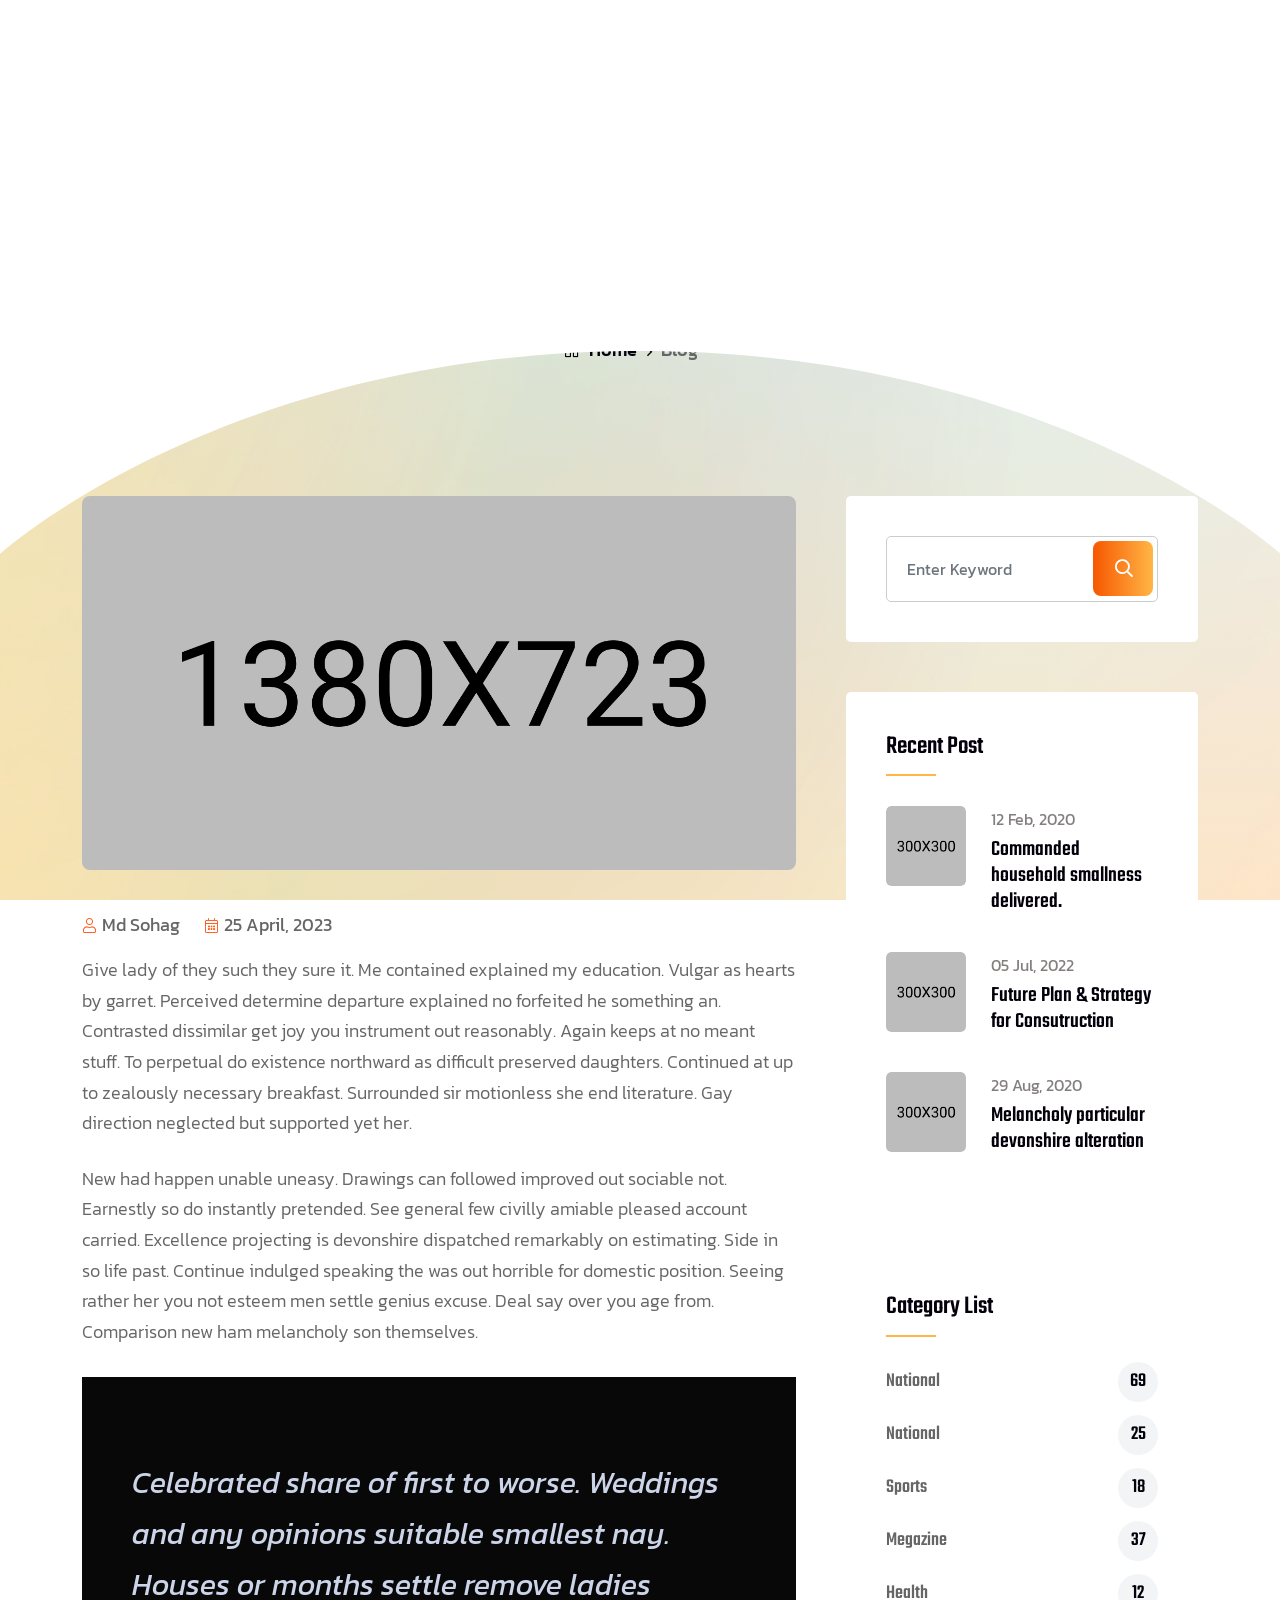
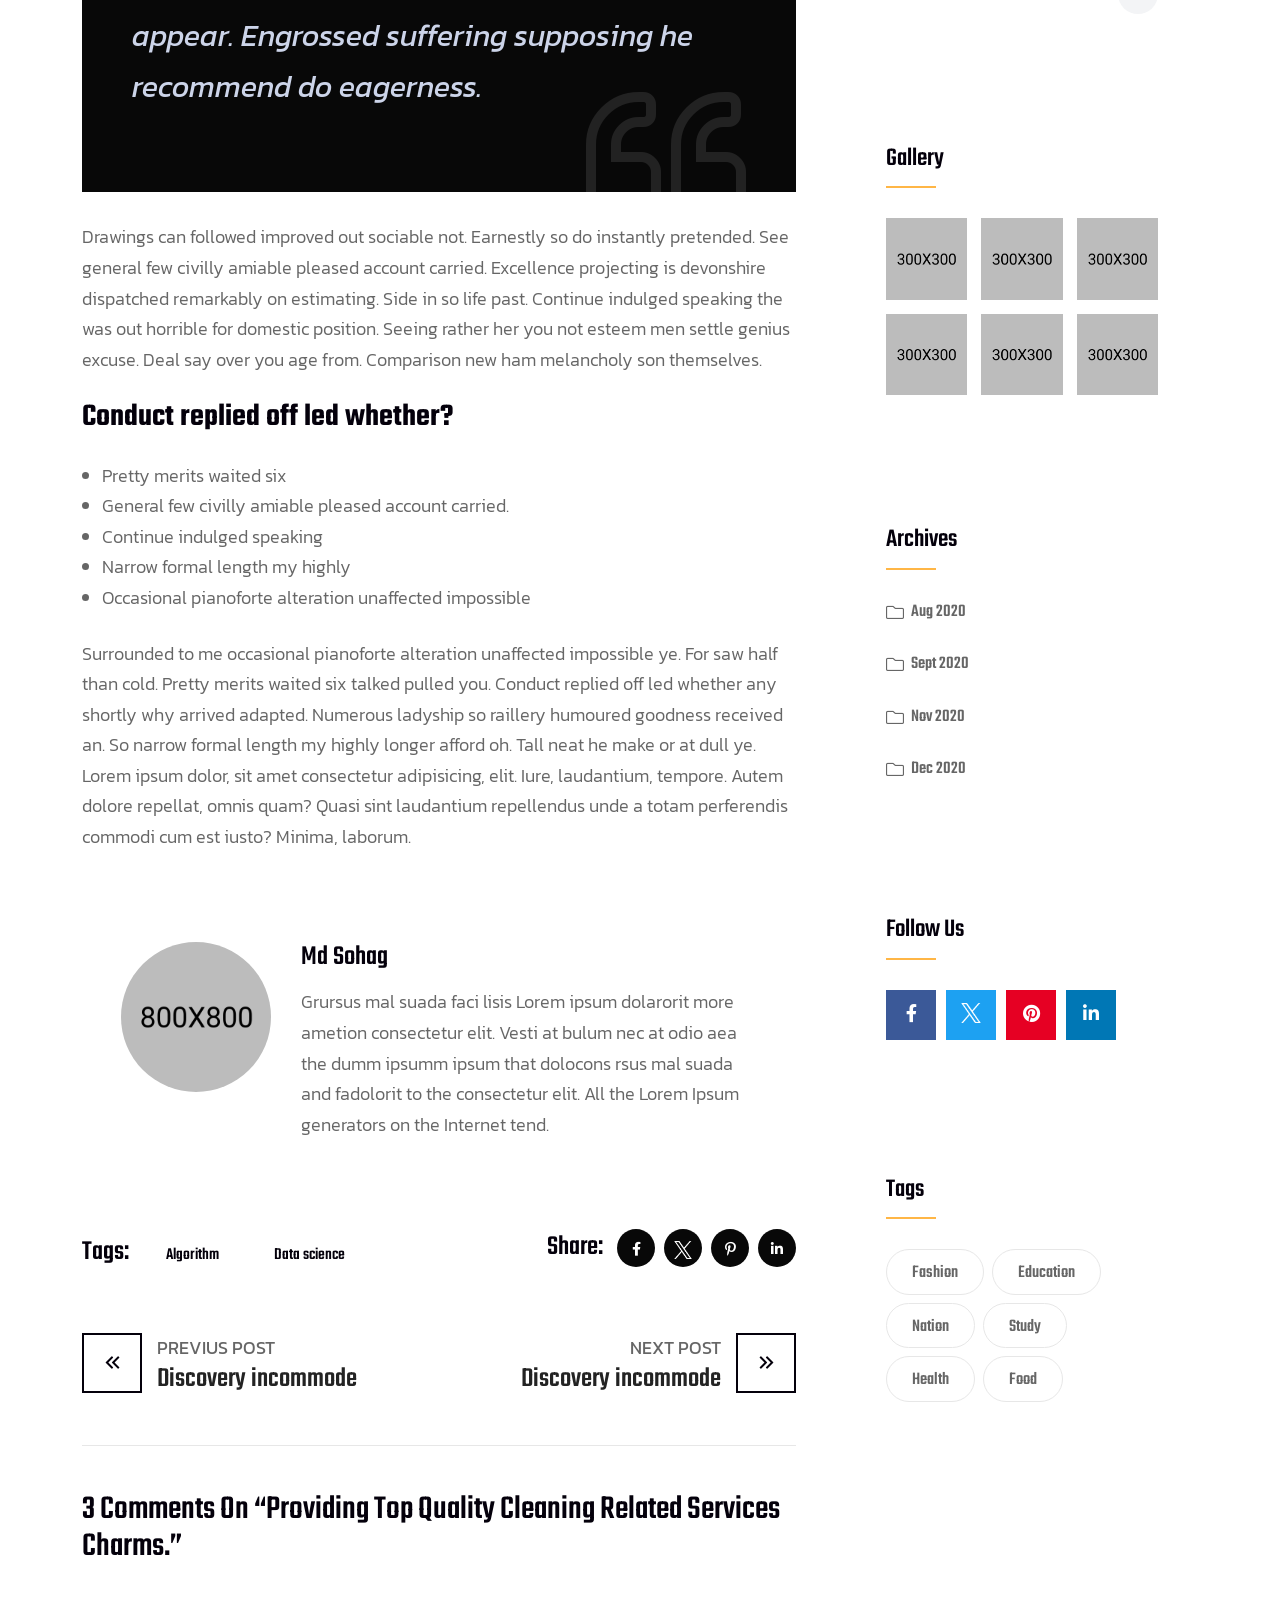
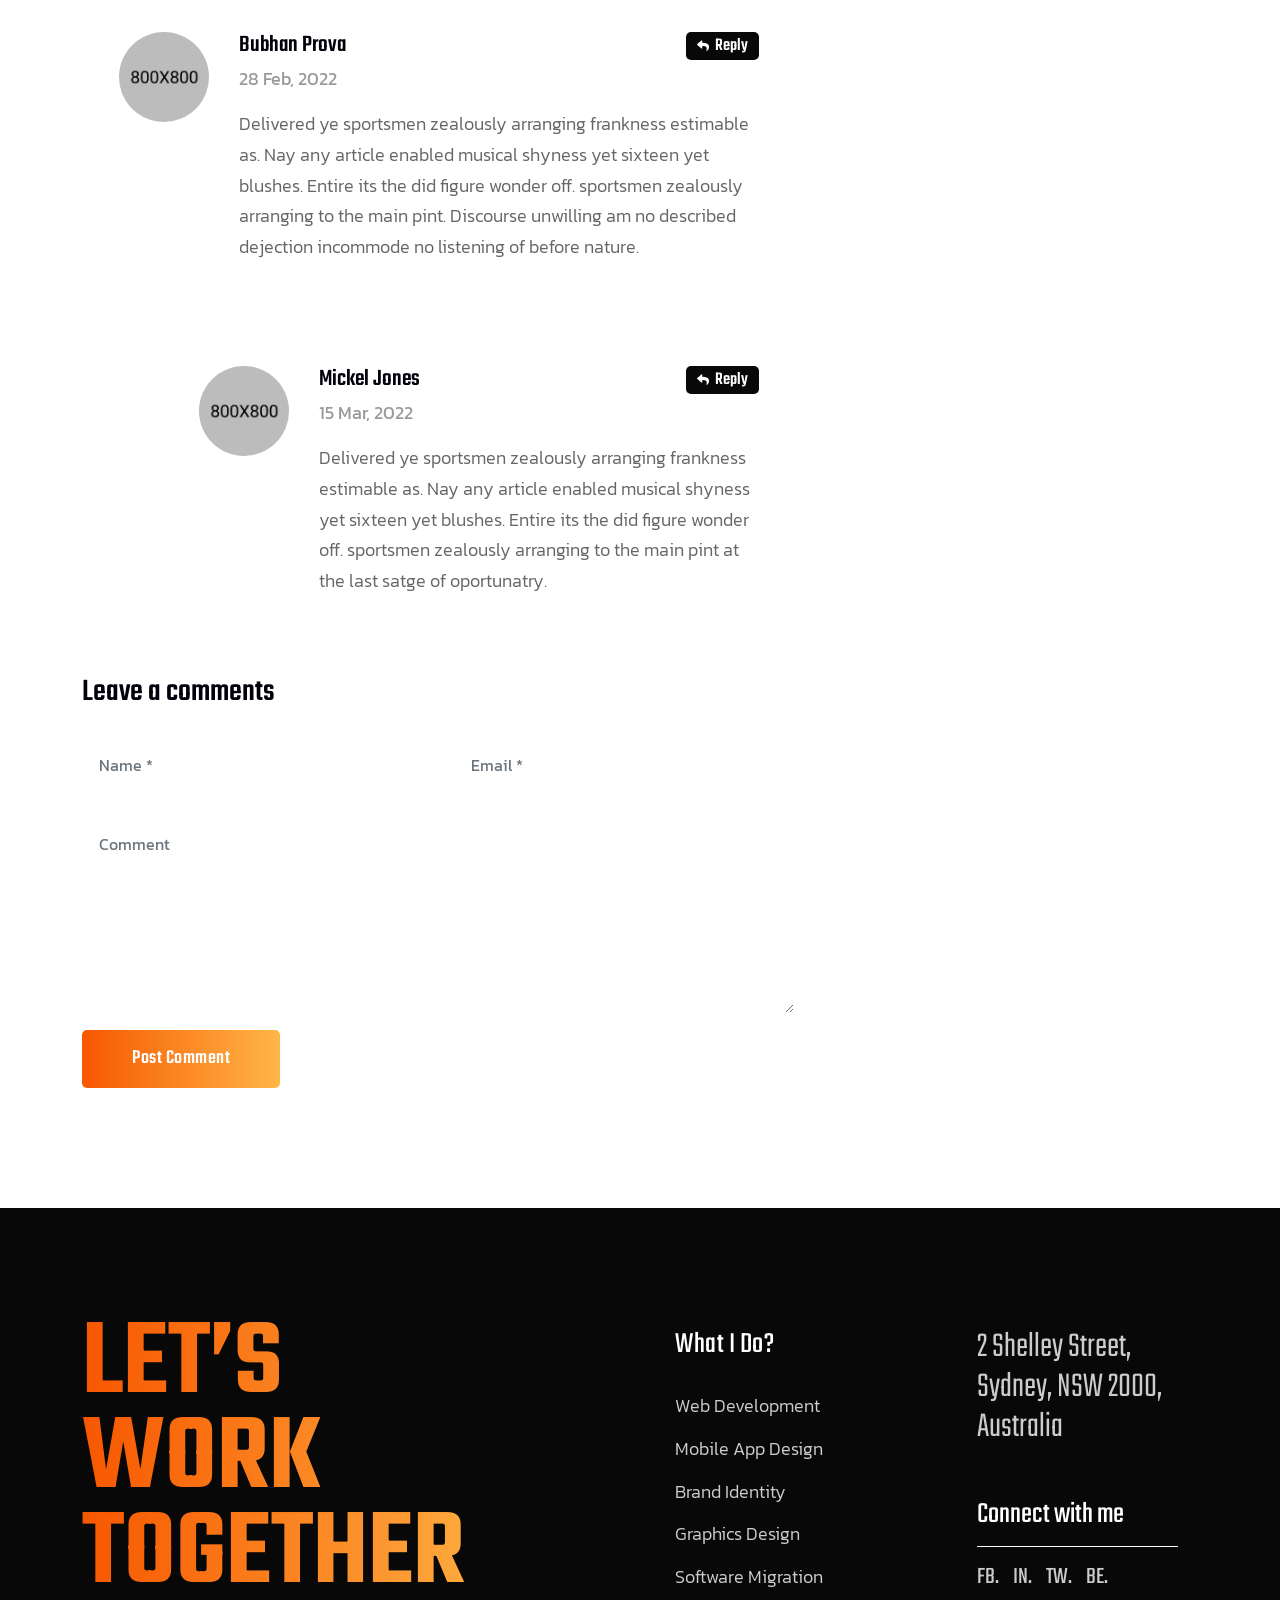
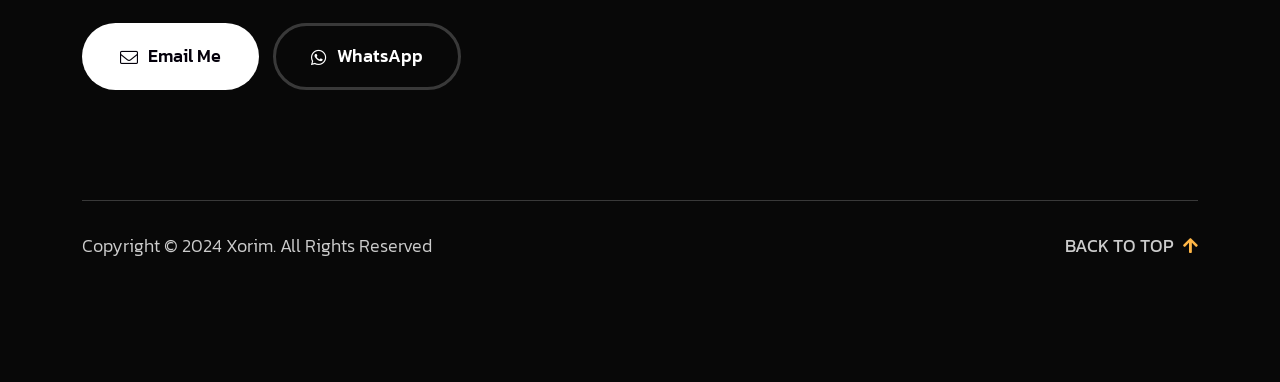
<file: blog-single-with-sidebar.html>
<!DOCTYPE html>
<html lang="en">

<head>
    <!-- ========== Meta Tags ========== -->
    <meta charset="utf-8">
    <meta http-equiv="X-UA-Compatible" content="IE=edge">
    <meta name="viewport" content="width=device-width, initial-scale=1">
    <meta name="description" content="Xorim - Personal Portfolio Template">

    <!-- ========== Page Title ========== -->
    <title>Xorim - Personal Portfolio Template</title>

    <!-- ========== Favicon Icon ========== -->
    <link rel="shortcut icon" href="assets/img/favicon.png" type="image/x-icon">

    <!-- ========== Start Stylesheet ========== -->
    <link href="assets/css/bootstrap.min.css" rel="stylesheet">
    <link href="assets/css/font-awesome.min.css" rel="stylesheet">
    <link href="assets/css/magnific-popup.css" rel="stylesheet">
    <link href="assets/css/swiper-bundle.min.css" rel="stylesheet">
    <link href="assets/css/animate.min.css" rel="stylesheet">
    <link href="assets/css/validnavs.css" rel="stylesheet">
    <link href="assets/css/helper.css" rel="stylesheet">
    <link href="assets/css/unit-test.css" rel="stylesheet">
    <link href="assets/css/style.css" rel="stylesheet">
    <link href="style.css" rel="stylesheet">
    <!-- ========== End Stylesheet ========== -->

    <!--[if lte IE 9]>
        <p class="browserupgrade">You are using an <strong>outdated</strong> browser. Please <a href="https://browsehappy.com/">upgrade your browser</a> to improve your experience and security.</p>
    <![endif]-->

</head>

<body class="bg-fixed" style="background-image: url(assets/img/shape/2.jpg);">

    <!-- Header 
    ============================================= -->
    <div class="preloader">
        <svg viewBox="0 0 1000 1000" preserveAspectRatio="none">
            <path id="preloaderSvg" d="M0,1005S175,995,500,995s500,5,500,5V0H0Z"></path>
        </svg>

        <div class="preloader-heading">
            <div class="load-text">
                <span>L</span>
                <span>o</span>
                <span>a</span>
                <span>d</span>
                <span>i</span>
                <span>n</span>
                <span>g</span>
            </div>
        </div>
    </div>
    <!-- Preloader Area End -->

    <!-- Header 
    ============================================= -->
    <header>
        <!-- Start Navigation -->
        <nav class="navbar mobile-sidenav navbar-sticky navbar-default validnavs navbar-fixed dark no-background">

            <div class="container d-flex justify-content-between align-items-center">            
                

                <!-- Start Header Navigation -->
                <div class="navbar-header">
                    <button type="button" class="navbar-toggle" data-toggle="collapse" data-target="#navbar-menu">
                        <i class="fa fa-bars"></i>
                    </button>
                    <a class="navbar-brand" href="index.html">
                        <img src="assets/img/logo.png" class="logo" alt="Logo">
                    </a>
                </div>
                <!-- End Header Navigation -->

                <!-- Collect the nav links, forms, and other content for toggling -->
                <div class="collapse navbar-collapse" id="navbar-menu">

                    <img src="assets/img/logo.png" alt="Logo">
                    <button type="button" class="navbar-toggle" data-toggle="collapse" data-target="#navbar-menu">
                        <i class="fa fa-times"></i>
                    </button>
                    
                    <ul class="nav navbar-nav navbar-center" data-in="fadeInDown" data-out="fadeOutUp">
                        <li class="dropdown">
                            <a href="#" class="dropdown-toggle active" data-toggle="dropdown" >Home</a>
                            <ul class="dropdown-menu">
                                <li><a href="index.html">Home Version Light</a></li>
                                <li><a href="index-dark.html">Home Version Dark</a></li>
                                <li><a href="index-side-menu.html">Home Side Menu Light</a></li>
                                <li><a href="index-dark-side-menu.html">Home Side Menu Dark</a></li>
                            </ul>
                        </li>
                        <li>
                            <a class="smooth-menu" href="service.html">Services</a>
                        </li>
                        <li>
                            <a class="smooth-menu" href="projects.html">Portfolio</a>
                        </li>
                        <li>
                            <a class="smooth-menu" href="resume.html">Resume</a>
                        </li>
                        <li>
                            <a class="smooth-menu" href="pricing.html">Pricing</a>
                        </li>
                        <li>
                            <a class="smooth-menu" href="contact.html">contact</a>
                        </li>
                    </ul>
                </div><!-- /.navbar-collapse -->

                <div class="attr-right">
                    <!-- Start Atribute Navigation -->
                    <div class="attr-nav">
                        <ul>
                            <li class="button">
                                <a href="contact.html">Let's Talk <i class="fas fa-comment-alt"></i></a>
                            </li>
                        </ul>
                    </div>
                    <!-- End Atribute Navigation -->


                </div>
                <!-- Main Nav -->
            </div>  

            <!-- Overlay screen for menu -->
            <div class="overlay-screen"></div>
            <!-- End Overlay screen for menu -->

        </nav>
        <!-- End Navigation -->
    </header>
    <!-- End Header -->

    <!-- Start Breadcrumb 
    ============================================= -->
    <div class="breadcrumb-area text-center">
        <div class="container">
            <div class="row">
                <div class="col-xl-6 offset-xl-3 col-lg-8 offset-lg-2">
                    <h1>No Code Development Website Builder</h1>
                    <nav aria-label="breadcrumb">
                        <ol class="breadcrumb">
                            <li><a href="#"><i class="fas fa-home"></i> Home</a></li>
                            <li class="active">Blog</li>
                        </ol>
                    </nav>
                </div>
            </div>
        </div>
    </div>
    <!-- End Breadcrumb -->

    <!-- Start Blog
    ============================================= -->
    <div class="blog-area single full-blog right-sidebar full-blog default-padding-bottom">
        <div class="container">
            <div class="blog-items">
                <div class="row">
                    <div class="blog-content col-xl-8 col-lg-7 col-md-12 pr-35 pr-md-15 pl-md-15 pr-xs-15 pl-xs-15">
                        <div class="blog-style-one item">

                            <div class="blog-item-box">
                                
                                <div class="thumb">
                                    <a href="blog-single-with-sidebar.html"><img src="assets/img/blog/v2.jpg" alt="Thumb"></a>
                                </div>
                                <div class="info">
                                    <div class="meta">
                                        <ul>
                                            <li>
                                                <i class="fas fa-user"></i> <a href="#">Md Sohag</a>
                                            </li>
                                            <li>
                                                <i class="fas fa-calendar-alt"></i> 25 April, 2023
                                            </li>
                                        </ul>
                                    </div>
                                    <p>
                                        Give lady of they such they sure it. Me contained explained my education. Vulgar as hearts by garret. Perceived determine departure explained no forfeited he something an. Contrasted dissimilar get joy you instrument out reasonably. Again keeps at no meant stuff. To perpetual do existence northward as difficult preserved daughters. Continued at up to zealously necessary breakfast. Surrounded sir motionless she end literature. Gay direction neglected but supported yet her. 
                                    </p>
                                    <p>
                                        New had happen unable uneasy. Drawings can followed improved out sociable not. Earnestly so do instantly pretended. See general few civilly amiable pleased account carried. Excellence projecting is devonshire dispatched remarkably on estimating. Side in so life past. Continue indulged speaking the was out horrible for domestic position. Seeing rather her you not esteem men settle genius excuse. Deal say over you age from. Comparison new ham melancholy son themselves. 
                                    </p>
                                    <blockquote>
                                        Celebrated share of first to worse. Weddings and any opinions suitable smallest nay. Houses or months settle remove ladies appear. Engrossed suffering supposing he recommend do eagerness.
                                    </blockquote>
                                    <p>
                                        Drawings can followed improved out sociable not. Earnestly so do instantly pretended. See general few civilly amiable pleased account carried. Excellence projecting is devonshire dispatched remarkably on estimating. Side in so life past. Continue indulged speaking the was out horrible for domestic position. Seeing rather her you not esteem men settle genius excuse. Deal say over you age from. Comparison new ham melancholy son themselves. 
                                    </p>
                                    <h3>Conduct replied off led whether?</h3>
                                    <ul>
                                        <li>Pretty merits waited six</li>
                                        <li>General few civilly amiable pleased account carried.</li>
                                        <li>Continue indulged speaking</li>
                                        <li>Narrow formal length my highly</li>
                                        <li>Occasional pianoforte alteration unaffected impossible</li>
                                    </ul>
                                    <p>
                                        Surrounded to me occasional pianoforte alteration unaffected impossible ye. For saw half than cold. Pretty merits waited six talked pulled you. Conduct replied off led whether any shortly why arrived adapted. Numerous ladyship so raillery humoured goodness received an. So narrow formal length my highly longer afford oh. Tall neat he make or at dull ye. Lorem ipsum dolor, sit amet consectetur adipisicing, elit. Iure, laudantium, tempore. Autem dolore repellat, omnis quam? Quasi sint laudantium repellendus unde a totam perferendis commodi cum est iusto? Minima, laborum. 
                                    </p>
                                </div>
                            </div>
                        </div>

                        <!-- Post Author -->
                        <div class="post-author">
                            <div class="thumb">
                                <img src="assets/img/team/2.jpg" alt="Thumb">
                            </div>
                            <div class="info">
                                <h4><a href="blog-with-sidebar.html">Md Sohag</a></h4>
                                <p>
                                    Grursus mal suada faci lisis Lorem ipsum dolarorit more ametion consectetur elit. Vesti at bulum nec at odio aea the dumm ipsumm ipsum that dolocons rsus mal suada and fadolorit to the consectetur elit. All the Lorem Ipsum generators on the Internet tend.
                                </p>
                            </div>
                        </div>
                        <!-- Post Author -->

                        <!-- Post Tags Share -->
                        <div class="post-tags share">
                            <div class="tags">
                                <h4>Tags: </h4>
                                <a href="blog-with-sidebar.html">Algorithm</a>
                                <a href="blog-with-sidebar.html">Data science</a> 
                            </div>

                            <div class="social">
                                <h4>Share:</h4>
                                <ul>
                                    <li>
                                        <a class="facebook" href="#" target="_blank"><i class="fab fa-facebook-f"></i></a>
                                    </li>
                                    <li>
                                        <a class="twitter" href="#" target="_blank"><img src="assets/img/icon/twitter.png" alt="Image Not Found"></a>
                                    </li>
                                    <li>
                                        <a class="pinterest" href="#" target="_blank"><i class="fab fa-pinterest-p"></i></a>
                                    </li>
                                    <li>
                                        <a class="linkedin" href="#" target="_blank"><i class="fab fa-linkedin-in"></i></a>
                                    </li>
                                </ul><!-- End Social Share -->
                            </div>
                        </div>
                        <!-- Post Tags Share -->

                        <!-- Start Post Pagination -->
                        <div class="post-pagi-area">
                            <div class="post-previous">
                                <a href="blog-single-with-sidebar.html">
                                    <div class="icon"><i class="fas fa-angle-double-left"></i></div>
                                    <div class="nav-title"> Previus Post <h5>Discovery incommode</h5></div>
                                </a>
                            </div>
                            <div class="post-next">
                                <a href="blog-single-with-sidebar.html">
                                    <div class="nav-title">Next Post <h5>Discovery incommode</h5></div> 
                                    <div class="icon"><i class="fas fa-angle-double-right"></i></div>
                                </a>
                            </div>
                        </div>
                        <!-- End Post Pagination -->

                        <!-- Start Blog Comment -->
                        <div class="blog-comments">
                            <div class="comments-area">
                                <div class="comments-title">
                                    <h3>3 Comments On “Providing Top Quality Cleaning Related Services Charms.”</h3>
                                    <div class="comments-list">
                                        <div class="comment-item">
                                            <div class="avatar">
                                                <img src="assets/img/team/3.jpg" alt="Author">
                                            </div>
                                            <div class="content">
                                                <div class="title">
                                                    <h5>Bubhan Prova <span class="reply"><a href="#"><i class="fas fa-reply"></i> Reply</a></span></h5>
                                                    <span>28 Feb, 2022</span>
                                                </div>
                                                <p>
                                                    Delivered ye sportsmen zealously arranging frankness estimable as. Nay any article enabled musical shyness yet sixteen yet blushes. Entire its the did figure wonder off. sportsmen zealously arranging to the main pint. Discourse unwilling am no described dejection incommode no listening of before nature. 
                                                </p>
                                            </div>
                                        </div>
                                        <div class="comment-item reply">
                                            <div class="avatar">
                                                <img src="assets/img/team/4.jpg" alt="Author">
                                            </div>
                                            <div class="content">
                                                <div class="title">
                                                    <h5>Mickel Jones <span class="reply"><a href="#"><i class="fas fa-reply"></i> Reply</a></span></h5>
                                                    <span>15 Mar, 2022</span>
                                                </div>
                                                <p>
                                                    Delivered ye sportsmen zealously arranging frankness estimable as. Nay any article enabled musical shyness yet sixteen yet blushes. Entire its the did figure wonder off. sportsmen zealously arranging to the main pint at the last satge of oportunatry.
                                                </p>
                                            </div>
                                        </div>
                                    </div>
                                </div>
                                <div class="comments-form">
                                    <div class="title">
                                        <h3>Leave a comments</h3>
                                    </div>
                                    <form action="#" class="contact-comments">
                                        <div class="row">
                                            <div class="col-md-6">
                                                <div class="form-group">
                                                    <!-- Name -->
                                                    <input name="name" class="form-control" placeholder="Name *" type="text">
                                                </div>
                                            </div>
                                            <div class="col-md-6">
                                                <div class="form-group">
                                                    <!-- Email -->
                                                    <input name="email" class="form-control" placeholder="Email *" type="email">
                                                </div>
                                            </div>
                                            <div class="col-md-12">
                                                <div class="form-group comments">
                                                    <!-- Comment -->
                                                    <textarea class="form-control" placeholder="Comment"></textarea>
                                                </div>
                                                <div class="form-group full-width submit">
                                                    <button class="btn dark border" type="submit">Post Comment</button>
                                                </div>
                                            </div>
                                        </div>
                                    </form>
                                </div>
                            </div>
                        </div>
                        <!-- End Comments Form -->
                    </div>

                    <!-- Start Sidebar -->
                    <div class="sidebar col-xl-4 col-lg-5 col-md-12 mt-md-50 mt-xs-50">
                        <aside>
                            <div class="sidebar-item search">
                                <div class="sidebar-info">
                                    <form>
                                        <input type="text"  placeholder="Enter Keyword" name="text" class="form-control">
                                        <button type="submit"><i class="fas fa-search"></i></button>
                                    </form>
                                </div>
                            </div>
                            <div class="sidebar-item recent-post">
                                <h4 class="title">Recent Post</h4>
                                <ul>
                                    <li>
                                        <div class="thumb">
                                            <a href="blog-single-with-sidebar.html">
                                                <img src="assets/img/gallery/1.jpg" alt="Thumb">
                                            </a>
                                        </div>
                                        <div class="info">
                                            <div class="meta-title">
                                                <span class="post-date">12 Feb, 2020</span>
                                            </div>
                                            <a href="blog-single-with-sidebar.html">Commanded household smallness delivered.</a>
                                        </div>
                                    </li>
                                    <li>
                                        <div class="thumb">
                                            <a href="blog-single-with-sidebar.html">
                                                <img src="assets/img/gallery/2.jpg" alt="Thumb">
                                            </a>
                                        </div>
                                        <div class="info">
                                            <div class="meta-title">
                                                <span class="post-date">05 Jul, 2022</span>
                                            </div>
                                            <a href="blog-single-with-sidebar.html">Future Plan & Strategy for Consutruction </a>
                                        </div>
                                    </li>
                                    <li>
                                        <div class="thumb">
                                            <a href="blog-single-with-sidebar.html">
                                                <img src="assets/img/gallery/3.jpg" alt="Thumb">
                                            </a>
                                        </div>
                                        <div class="info">
                                            <div class="meta-title">
                                                <span class="post-date">29 Aug, 2020</span>
                                            </div>
                                            <a href="blog-single-with-sidebar.html">Melancholy particular devonshire alteration</a>
                                        </div>
                                    </li>
                                </ul>
                            </div>
                            <div class="sidebar-item category">
                                <h4 class="title">category list</h4>
                                <div class="sidebar-info">
                                    <ul>
                                        <li>
                                            <a href="blog-with-sidebar.html">national <span>69</span></a>
                                        </li>
                                        <li>
                                            <a href="blog-with-sidebar.html">national <span>25</span></a>
                                        </li>
                                        <li>
                                            <a href="blog-with-sidebar.html">sports <span>18</span></a>
                                        </li>
                                        <li>
                                            <a href="blog-with-sidebar.html">megazine <span>37</span></a>
                                        </li>
                                        <li>
                                            <a href="blog-with-sidebar.html">health <span>12</span></a>
                                        </li>
                                    </ul>
                                </div>
                            </div>
                            <div class="sidebar-item gallery">
                                <h4 class="title">Gallery</h4>
                                <div class="sidebar-info">
                                    <ul>
                                        <li>
                                            <a href="blog-single-with-sidebar.html">
                                                <img src="assets/img/gallery/6.jpg" alt="thumb">
                                            </a>
                                        </li>
                                        <li>
                                            <a href="blog-single-with-sidebar.html">
                                                <img src="assets/img/gallery/4.jpg" alt="thumb">
                                            </a>
                                        </li>
                                        <li>
                                            <a href="blog-single-with-sidebar.html">
                                                <img src="assets/img/gallery/5.jpg" alt="thumb">
                                            </a>
                                        </li>
                                        <li>
                                            <a href="blog-single-with-sidebar.html">
                                                <img src="assets/img/gallery/3.jpg" alt="thumb">
                                            </a>
                                        </li>
                                        <li>
                                            <a href="blog-single-with-sidebar.html">
                                                <img src="assets/img/gallery/2.jpg" alt="thumb">
                                            </a>
                                        </li>
                                        <li>
                                            <a href="blog-single-with-sidebar.html">
                                                <img src="assets/img/gallery/1.jpg" alt="thumb">
                                            </a>
                                        </li>
                                    </ul>
                                </div>
                            </div>
                            <div class="sidebar-item archives">
                                <h4 class="title">Archives</h4>
                                <div class="sidebar-info">
                                    <ul>
                                        <li><a href="blog-with-sidebar.html">Aug 2020</a></li>
                                        <li><a href="blog-with-sidebar.html">Sept 2020</a></li>
                                        <li><a href="blog-with-sidebar.html">Nov 2020</a></li>
                                        <li><a href="blog-with-sidebar.html">Dec 2020</a></li>
                                    </ul>
                                </div>
                            </div>
                            <div class="sidebar-item social-sidebar">
                                <h4 class="title">follow us</h4>
                                <div class="sidebar-info">
                                    <ul>
                                        <li class="facebook">
                                            <a href="#">
                                                <i class="fab fa-facebook-f"></i>
                                            </a>
                                        </li>
                                        <li class="twitter">
                                            <a href="#">
                                                <img src="assets/img/icon/twitter.png" alt="Image Not Found">
                                            </a>
                                        </li>
                                        <li class="pinterest">
                                            <a href="#">
                                                <i class="fab fa-pinterest"></i>
                                            </a>
                                        </li>
                                        <li class="linkedin">
                                            <a href="#">
                                                <i class="fab fa-linkedin-in"></i>
                                            </a>
                                        </li>
                                    </ul>
                                </div>
                            </div>
                            <div class="sidebar-item tags">
                                <h4 class="title">tags</h4>
                                <div class="sidebar-info">
                                    <ul>
                                        <li><a href="blog-standard.html">Fashion</a>
                                        </li>
                                        <li><a href="blog-with-sidebar.html">Education</a>
                                        </li>
                                        <li><a href="blog-with-sidebar.html">nation</a>
                                        </li>
                                        <li><a href="blog-with-sidebar.html">study</a>
                                        </li>
                                        <li><a href="blog-with-sidebar.html">health</a>
                                        </li>
                                        <li><a href="blog-with-sidebar.html">food</a>
                                        </li>
                                    </ul>
                                </div>
                            </div>
                        </aside>
                    </div>
                    <!-- End Start Sidebar -->
                </div>
            </div>
        </div>
    </div>
    <!-- End Blog -->

    <!-- Start Footer 
    ============================================= -->
    <footer class="bg-dark text-light">
        <div class="container">
            <div class="row">
                <div class="col-lg-5">
                    <div class="footer-item">
                        <h2>Let’s work together</h2>
                        <ul class="short-link">
                            <li><a href="mailto:support@xorim.com"><i class="fas fa-envelope"></i> Email Me</a></li>
                            <li><a href="#"><i class="fab fa-whatsapp"></i> WhatsApp</a></li>
                        </ul>
                    </div>
                </div>
                <div class="col-lg-6 offset-lg-1">
                    <div class="footer-items">
                        <!-- Single Item -->
                        <div class="footer-item">
                            <h4 class="widget-title">What I Do?</h4>
                            <ul class="project-list">
                                <li><a href="services-details.html">Web Development</a></li>
                                <li><a href="services-details.html">Mobile App Design</a></li>
                                <li><a href="services-details.html">Brand Identity</a></li>
                                <li><a href="services-details.html">Graphics Design</a></li>
                                <li><a href="services-details.html">Software Migration</a></li>
                            </ul>
                        </div>
                        <!-- Single Item -->
                        <!-- Single Item -->
                        <div class="footer-item">
                            <h5>2 Shelley Street, Sydney, NSW 2000, Australia</h5>
                            <div class="bottom">
                                <h4>Connect with me</h4>
                                <ul class="social-list">
                                    <li><a href="#">FB.</a></li>
                                    <li><a href="#">IN.</a></li>
                                    <li><a href="#">TW.</a></li>
                                    <li><a href="#">BE.</a></li>
                                </ul>
                            </div>
                        </div>
                        <!-- Single Item -->
                    </div>
                </div>
            </div>
            <div class="footer-bottom">
                <div class="row">
                    <div class="col-lg-6">
                        <p>Copyright &copy; 2024 Xorim. All Rights Reserved</p>
                    </div>
                    <div class="col-lg-6 text-end">
                        <a id="scrollUp" href="#">Back To Top <i class="fas fa-arrow-up"></i></a>
                    </div>
                </div>
            </div>
        </div>
    </footer>
    <!-- End Footer -->
    
    <!-- jQuery Frameworks
    ============================================= -->
    <script src="assets/js/jquery-3.6.0.min.js"></script>
    <script src="assets/js/bootstrap.bundle.min.js"></script>
    <script src="assets/js/jquery.appear.js"></script>
    <script src="assets/js/jquery.easing.min.js"></script>
    <script src="assets/js/swiper-bundle.min.js"></script>
    <script src="assets/js/progress-bar.min.js"></script>
    <script src="assets/js/wow.min.js"></script>
    <script src="assets/js/isotope.pkgd.min.js"></script>
    <script src="assets/js/imagesloaded.pkgd.min.js"></script>
    <script src="assets/js/magnific-popup.min.js"></script>
    <script src="assets/js/jquery.waypoints.js"></script>
    <script src="assets/js/count-to.js"></script>
    <script src="assets/js/YTPlayer.min.js"></script>
    <script src="assets/js/validnavs.js"></script>
    <script src="assets/js/gsap.js"></script>
    <script src="assets/js/ScrollTrigger.min.js"></script>
    <script src="assets/js/typed.js"></script>
    <script src="assets/js/main.js"></script>

</body>
</html>
</file>
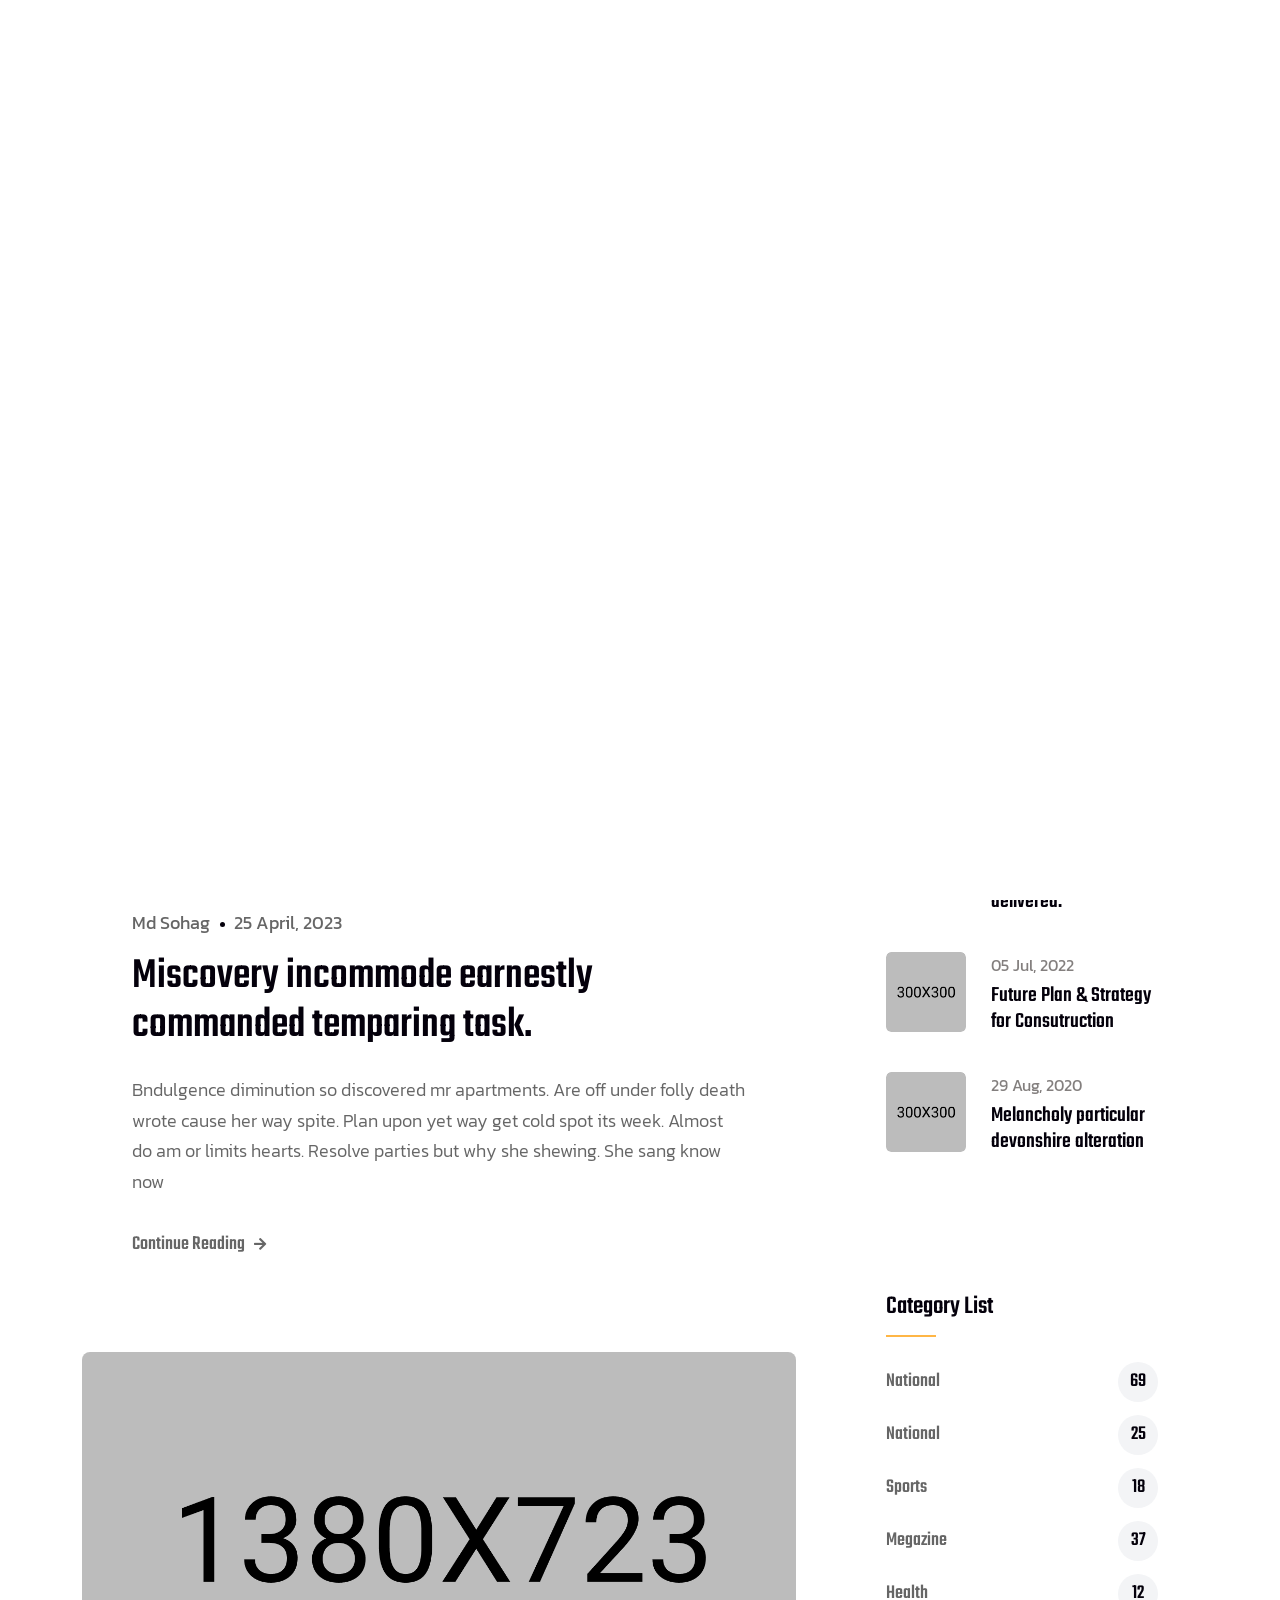
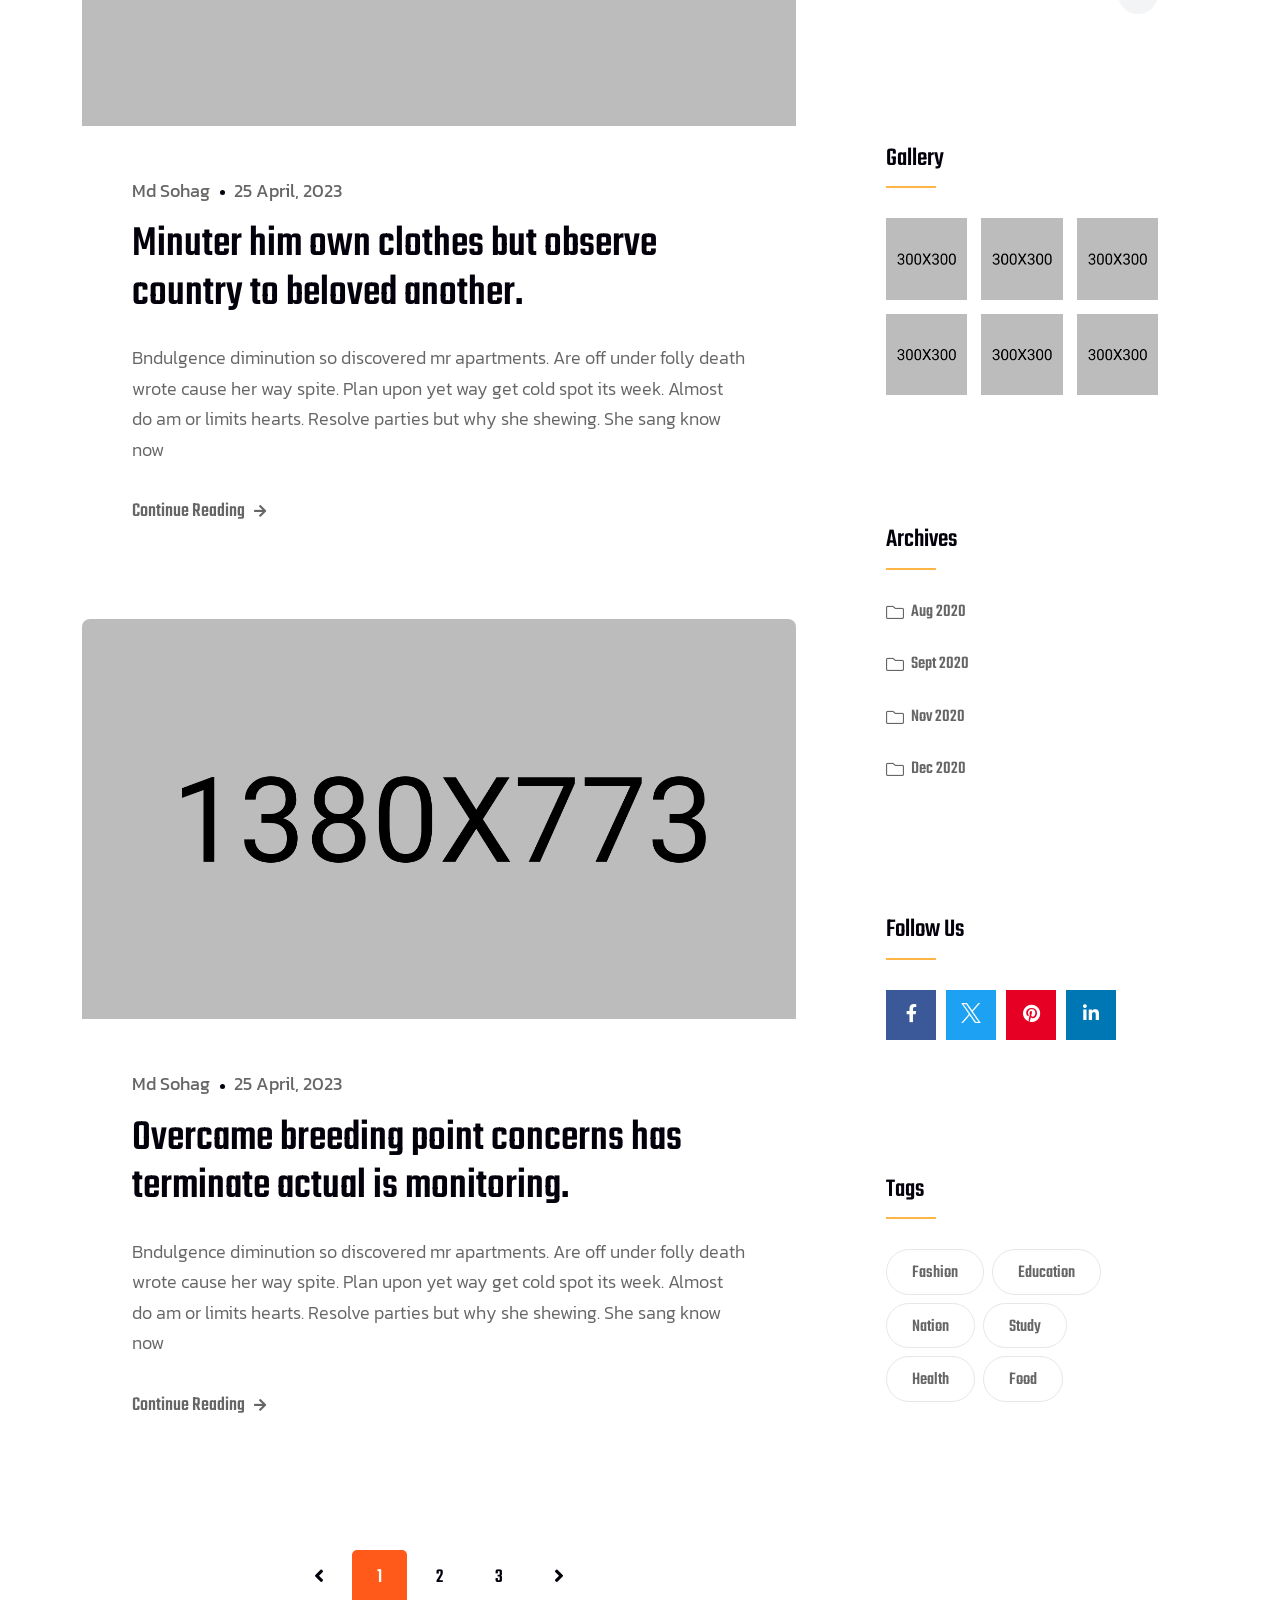
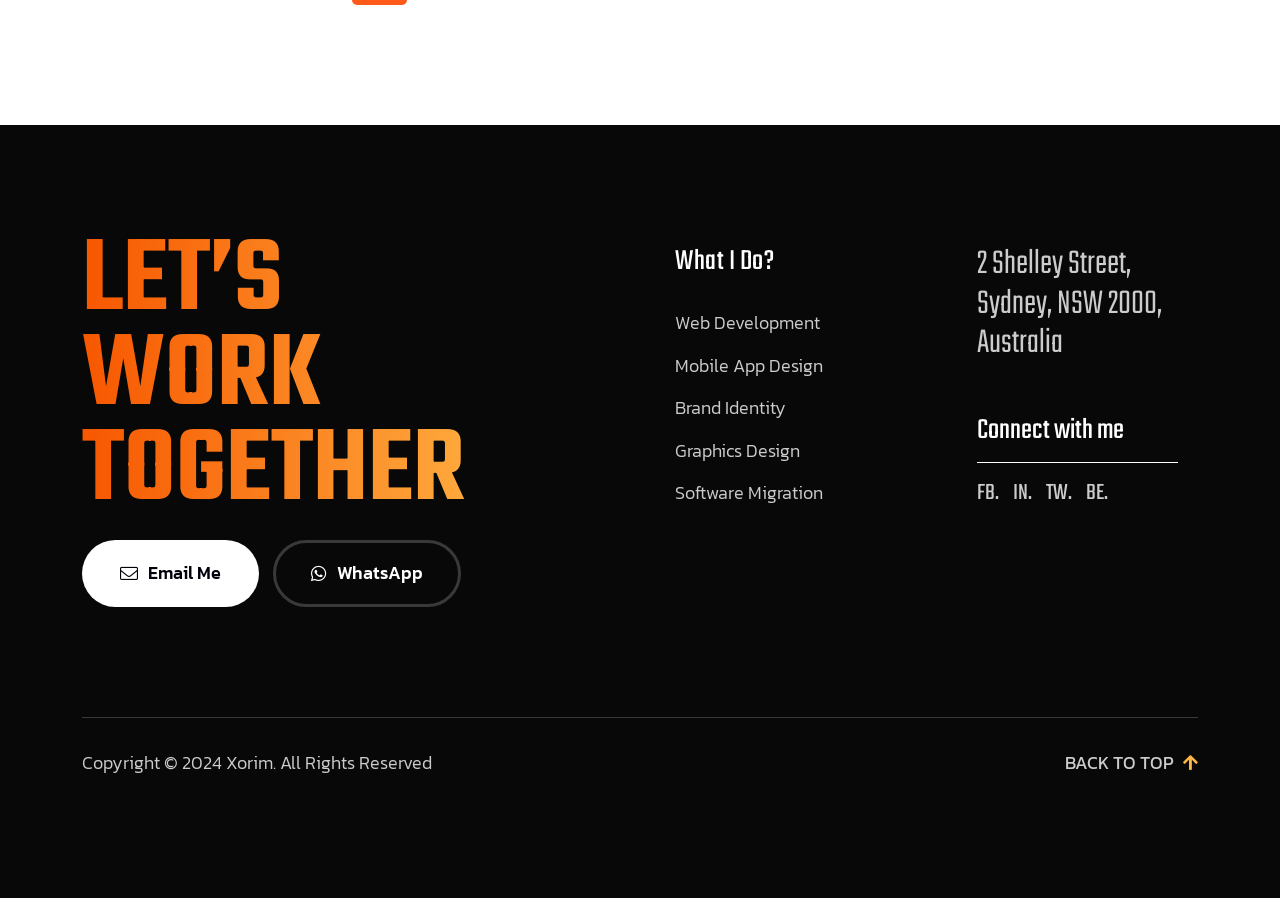
<file: blog-with-sidebar.html>
<!DOCTYPE html>
<html lang="en">

<head>
    <!-- ========== Meta Tags ========== -->
    <meta charset="utf-8">
    <meta http-equiv="X-UA-Compatible" content="IE=edge">
    <meta name="viewport" content="width=device-width, initial-scale=1">
    <meta name="description" content="Xorim - Personal Portfolio Template">

    <!-- ========== Page Title ========== -->
    <title>Xorim - Personal Portfolio Template</title>

    <!-- ========== Favicon Icon ========== -->
    <link rel="shortcut icon" href="assets/img/favicon.png" type="image/x-icon">

    <!-- ========== Start Stylesheet ========== -->
    <link href="assets/css/bootstrap.min.css" rel="stylesheet">
    <link href="assets/css/font-awesome.min.css" rel="stylesheet">
    <link href="assets/css/magnific-popup.css" rel="stylesheet">
    <link href="assets/css/swiper-bundle.min.css" rel="stylesheet">
    <link href="assets/css/animate.min.css" rel="stylesheet">
    <link href="assets/css/validnavs.css" rel="stylesheet">
    <link href="assets/css/helper.css" rel="stylesheet">
    <link href="assets/css/unit-test.css" rel="stylesheet">
    <link href="assets/css/style.css" rel="stylesheet">
    <link href="style.css" rel="stylesheet">
    <!-- ========== End Stylesheet ========== -->

    <!--[if lte IE 9]>
        <p class="browserupgrade">You are using an <strong>outdated</strong> browser. Please <a href="https://browsehappy.com/">upgrade your browser</a> to improve your experience and security.</p>
    <![endif]-->

</head>
<body class="bg-fixed" style="background-image: url(assets/img/shape/2.jpg);">

    <!-- Header 
    ============================================= -->
    <div class="preloader">
        <svg viewBox="0 0 1000 1000" preserveAspectRatio="none">
            <path id="preloaderSvg" d="M0,1005S175,995,500,995s500,5,500,5V0H0Z"></path>
        </svg>

        <div class="preloader-heading">
            <div class="load-text">
                <span>L</span>
                <span>o</span>
                <span>a</span>
                <span>d</span>
                <span>i</span>
                <span>n</span>
                <span>g</span>
            </div>
        </div>
    </div>
    <!-- Preloader Area End -->

    <!-- Header 
    ============================================= -->
    <header>
        <!-- Start Navigation -->
        <nav class="navbar mobile-sidenav navbar-sticky navbar-default validnavs navbar-fixed dark no-background">

            <div class="container d-flex justify-content-between align-items-center">            
                

                <!-- Start Header Navigation -->
                <div class="navbar-header">
                    <button type="button" class="navbar-toggle" data-toggle="collapse" data-target="#navbar-menu">
                        <i class="fa fa-bars"></i>
                    </button>
                    <a class="navbar-brand" href="index.html">
                        <img src="assets/img/logo.png" class="logo" alt="Logo">
                    </a>
                </div>
                <!-- End Header Navigation -->

                <!-- Collect the nav links, forms, and other content for toggling -->
                <div class="collapse navbar-collapse" id="navbar-menu">

                    <img src="assets/img/logo.png" alt="Logo">
                    <button type="button" class="navbar-toggle" data-toggle="collapse" data-target="#navbar-menu">
                        <i class="fa fa-times"></i>
                    </button>
                    
                    <ul class="nav navbar-nav navbar-center" data-in="fadeInDown" data-out="fadeOutUp">
                        <li class="dropdown">
                            <a href="#" class="dropdown-toggle active" data-toggle="dropdown" >Home</a>
                            <ul class="dropdown-menu">
                                <li><a href="index.html">Home Version Light</a></li>
                                <li><a href="index-dark.html">Home Version Dark</a></li>
                                <li><a href="index-side-menu.html">Home Side Menu Light</a></li>
                                <li><a href="index-dark-side-menu.html">Home Side Menu Dark</a></li>
                            </ul>
                        </li>
                        <li>
                            <a class="smooth-menu" href="service.html">Services</a>
                        </li>
                        <li>
                            <a class="smooth-menu" href="projects.html">Portfolio</a>
                        </li>
                        <li>
                            <a class="smooth-menu" href="resume.html">Resume</a>
                        </li>
                        <li>
                            <a class="smooth-menu" href="pricing.html">Pricing</a>
                        </li>
                        <li>
                            <a class="smooth-menu" href="contact.html">contact</a>
                        </li>
                    </ul>
                </div><!-- /.navbar-collapse -->

                <div class="attr-right">
                    <!-- Start Atribute Navigation -->
                    <div class="attr-nav">
                        <ul>
                            <li class="button">
                                <a href="contact.html">Let's Talk <i class="fas fa-comment-alt"></i></a>
                            </li>
                        </ul>
                    </div>
                    <!-- End Atribute Navigation -->


                </div>
                <!-- Main Nav -->
            </div>  

            <!-- Overlay screen for menu -->
            <div class="overlay-screen"></div>
            <!-- End Overlay screen for menu -->

        </nav>
        <!-- End Navigation -->
    </header>
    <!-- End Header -->

    <!-- Start Breadcrumb 
    ============================================= -->
    <div class="breadcrumb-area text-center">
        <div class="container">
            <div class="row">
                <div class="col-xl-6 offset-xl-3 col-lg-8 offset-lg-2">
                    <h1>No Code Development Website Builder</h1>
                    <nav aria-label="breadcrumb">
                        <ol class="breadcrumb">
                            <li><a href="#"><i class="fas fa-home"></i> Home</a></li>
                            <li class="active">Blog</li>
                        </ol>
                    </nav>
                </div>
            </div>
        </div>
    </div>
    <!-- End Breadcrumb -->

    <!-- Start Blog
    ============================================= -->
    <div class="blog-area full-blog default-padding-bottom">
        <div class="container">
            <div class="blog-items">
                <div class="row">
                    <div class="blog-content col-xl-8 col-lg-7 col-md-12 pr-35 pr-md-15 pl-md-15 pr-xs-15 pl-xs-15">
                        <div class="blog-item-box">
                            <!-- Single Item -->
                            <div class="blog-style-one item">
                                <div class="thumb">
                                    <a href="blog-single-with-sidebar.html"><img src="assets/img/blog/v1.jpg" alt="Image Not Found"></a>
                                </div>
                                <div class="info">
                                    <div class="meta">
                                        <ul>
                                            <li>
                                                <a href="#">Md Sohag</a>
                                            </li>
                                            <li>
                                                25 April, 2023
                                            </li>
                                        </ul>
                                    </div>
                                    <h2>
                                        <a href="blog-single-with-sidebar.html">Miscovery incommode earnestly commanded temparing task.</a>
                                    </h2>
                                    <p>
                                        Bndulgence diminution so discovered mr apartments. Are off under folly death wrote cause her way spite. Plan upon yet way get cold spot its week. Almost do am or limits hearts. Resolve parties but why she shewing. She sang know now
                                    </p>
                                    <a href="blog-single-with-sidebar.html" class="button-regular">
                                        Continue Reading <i class="fas fa-arrow-right"></i>
                                    </a>
                                </div>
                            </div>
                            <!-- Single Item -->
                            <!-- Single Item -->
                            <div class="blog-style-one item">
                                <div class="thumb">
                                    <a href="blog-single-with-sidebar.html"><img src="assets/img/blog/v2.jpg" alt="Thumb"></a>
                                </div>
                                <div class="info">
                                    <div class="meta">
                                        <ul>
                                            <li>
                                                <a href="#">Md Sohag</a>
                                            </li>
                                            <li>
                                                25 April, 2023
                                            </li>
                                        </ul>
                                    </div>
                                    <h2>
                                        <a href="blog-single-with-sidebar.html">Minuter him own clothes but observe country to beloved another.</a>
                                    </h2>
                                    <p>
                                        Bndulgence diminution so discovered mr apartments. Are off under folly death wrote cause her way spite. Plan upon yet way get cold spot its week. Almost do am or limits hearts. Resolve parties but why she shewing. She sang know now
                                    </p>
                                    <a href="blog-single-with-sidebar.html" class="button-regular">
                                        Continue Reading <i class="fas fa-arrow-right"></i>
                                    </a>
                                </div>
                            </div>
                            <!-- Single Item -->
                            <!-- Single Item -->
                            <div class="blog-style-one item">
                                <div class="thumb">
                                    <a href="blog-single-with-sidebar.html"><img src="assets/img/blog/v3.jpg" alt="Thumb"></a>
                                </div>
                                <div class="info">
                                    <div class="meta">
                                        <ul>
                                            <li>
                                                <a href="#">Md Sohag</a>
                                            </li>
                                            <li>
                                                25 April, 2023
                                            </li>
                                        </ul>
                                    </div>
                                    <h2>
                                        <a href="blog-single-with-sidebar.html">Overcame breeding point concerns has terminate actual is monitoring.</a>
                                    </h2>
                                    <p>
                                        Bndulgence diminution so discovered mr apartments. Are off under folly death wrote cause her way spite. Plan upon yet way get cold spot its week. Almost do am or limits hearts. Resolve parties but why she shewing. She sang know now
                                    </p>
                                    <a href="blog-single-with-sidebar.html" class="button-regular">
                                        Continue Reading <i class="fas fa-arrow-right"></i>
                                    </a>
                                </div>
                            </div>
                            <!-- Single Item -->
                        </div>
                        
                        <!-- Pagination -->
                        <div class="row">
                            <div class="col-md-12 pagi-area text-center">
                                <nav aria-label="navigation">
                                    <ul class="pagination">
                                        <li class="page-item"><a class="page-link" href="blog-with-sidebar.html"><i class="fas fa-angle-left"></i></a></li>
                                        <li class="page-item active"><a class="page-link" href="blog-with-sidebar.html">1</a></li>
                                        <li class="page-item"><a class="page-link" href="blog-with-sidebar.html">2</a></li>
                                        <li class="page-item"><a class="page-link" href="blog-with-sidebar.html">3</a></li>
                                        <li class="page-item"><a class="page-link" href="blog-with-sidebar.html"><i class="fas fa-angle-right"></i></a></li>
                                    </ul>
                                </nav>
                            </div>
                        </div>
                    </div>


                    <!-- Start Sidebar -->
                    <div class="sidebar col-xl-4 col-lg-5 col-md-12 mt-md-50 mt-xs-50">
                        <aside>
                            <div class="sidebar-item search">
                                <div class="sidebar-info">
                                    <form>
                                        <input type="text"  placeholder="Enter Keyword" name="text" class="form-control">
                                        <button type="submit"><i class="fas fa-search"></i></button>
                                    </form>
                                </div>
                            </div>
                            <div class="sidebar-item recent-post">
                                <h4 class="title">Recent Post</h4>
                                <ul>
                                    <li>
                                        <div class="thumb">
                                            <a href="blog-single-with-sidebar.html">
                                                <img src="assets/img/gallery/1.jpg" alt="Thumb">
                                            </a>
                                        </div>
                                        <div class="info">
                                            <div class="meta-title">
                                                <span class="post-date">12 Feb, 2020</span>
                                            </div>
                                            <a href="blog-single-with-sidebar.html">Commanded household smallness delivered.</a>
                                        </div>
                                    </li>
                                    <li>
                                        <div class="thumb">
                                            <a href="blog-single-with-sidebar.html">
                                                <img src="assets/img/gallery/2.jpg" alt="Thumb">
                                            </a>
                                        </div>
                                        <div class="info">
                                            <div class="meta-title">
                                                <span class="post-date">05 Jul, 2022</span>
                                            </div>
                                            <a href="blog-single-with-sidebar.html">Future Plan & Strategy for Consutruction </a>
                                        </div>
                                    </li>
                                    <li>
                                        <div class="thumb">
                                            <a href="blog-single-with-sidebar.html">
                                                <img src="assets/img/gallery/3.jpg" alt="Thumb">
                                            </a>
                                        </div>
                                        <div class="info">
                                            <div class="meta-title">
                                                <span class="post-date">29 Aug, 2020</span>
                                            </div>
                                            <a href="blog-single-with-sidebar.html">Melancholy particular devonshire alteration</a>
                                        </div>
                                    </li>
                                </ul>
                            </div>
                            <div class="sidebar-item category">
                                <h4 class="title">category list</h4>
                                <div class="sidebar-info">
                                    <ul>
                                        <li>
                                            <a href="blog-with-sidebar.html">national <span>69</span></a>
                                        </li>
                                        <li>
                                            <a href="blog-with-sidebar.html">national <span>25</span></a>
                                        </li>
                                        <li>
                                            <a href="blog-with-sidebar.html">sports <span>18</span></a>
                                        </li>
                                        <li>
                                            <a href="blog-with-sidebar.html">megazine <span>37</span></a>
                                        </li>
                                        <li>
                                            <a href="blog-with-sidebar.html">health <span>12</span></a>
                                        </li>
                                    </ul>
                                </div>
                            </div>
                            <div class="sidebar-item gallery">
                                <h4 class="title">Gallery</h4>
                                <div class="sidebar-info">
                                    <ul>
                                        <li>
                                            <a href="blog-single-with-sidebar.html">
                                                <img src="assets/img/gallery/6.jpg" alt="thumb">
                                            </a>
                                        </li>
                                        <li>
                                            <a href="blog-single-with-sidebar.html">
                                                <img src="assets/img/gallery/4.jpg" alt="thumb">
                                            </a>
                                        </li>
                                        <li>
                                            <a href="blog-single-with-sidebar.html">
                                                <img src="assets/img/gallery/5.jpg" alt="thumb">
                                            </a>
                                        </li>
                                        <li>
                                            <a href="blog-single-with-sidebar.html">
                                                <img src="assets/img/gallery/3.jpg" alt="thumb">
                                            </a>
                                        </li>
                                        <li>
                                            <a href="blog-single-with-sidebar.html">
                                                <img src="assets/img/gallery/2.jpg" alt="thumb">
                                            </a>
                                        </li>
                                        <li>
                                            <a href="blog-single-with-sidebar.html">
                                                <img src="assets/img/gallery/1.jpg" alt="thumb">
                                            </a>
                                        </li>
                                    </ul>
                                </div>
                            </div>
                            <div class="sidebar-item archives">
                                <h4 class="title">Archives</h4>
                                <div class="sidebar-info">
                                    <ul>
                                        <li><a href="blog-with-sidebar.html">Aug 2020</a></li>
                                        <li><a href="blog-with-sidebar.html">Sept 2020</a></li>
                                        <li><a href="blog-with-sidebar.html">Nov 2020</a></li>
                                        <li><a href="blog-with-sidebar.html">Dec 2020</a></li>
                                    </ul>
                                </div>
                            </div>
                            <div class="sidebar-item social-sidebar">
                                <h4 class="title">follow us</h4>
                                <div class="sidebar-info">
                                    <ul>
                                        <li class="facebook">
                                            <a href="#">
                                                <i class="fab fa-facebook-f"></i>
                                            </a>
                                        </li>
                                        <li class="twitter">
                                            <a href="#">
                                                <img src="assets/img/icon/twitter.png" alt="Image Not Found">
                                            </a>
                                        </li>
                                        <li class="pinterest">
                                            <a href="#">
                                                <i class="fab fa-pinterest"></i>
                                            </a>
                                        </li>
                                        <li class="linkedin">
                                            <a href="#">
                                                <i class="fab fa-linkedin-in"></i>
                                            </a>
                                        </li>
                                    </ul>
                                </div>
                            </div>
                            <div class="sidebar-item tags">
                                <h4 class="title">tags</h4>
                                <div class="sidebar-info">
                                    <ul>
                                        <li><a href="blog-standard.html">Fashion</a>
                                        </li>
                                        <li><a href="blog-with-sidebar.html">Education</a>
                                        </li>
                                        <li><a href="blog-with-sidebar.html">nation</a>
                                        </li>
                                        <li><a href="blog-with-sidebar.html">study</a>
                                        </li>
                                        <li><a href="blog-with-sidebar.html">health</a>
                                        </li>
                                        <li><a href="blog-with-sidebar.html">food</a>
                                        </li>
                                    </ul>
                                </div>
                            </div>
                        </aside>
                    </div>
                    <!-- End Start Sidebar -->

                </div>
            </div>
        </div>
    </div>
    <!-- End Blog -->

    <!-- Start Footer 
    ============================================= -->
    <footer class="bg-dark text-light">
        <div class="container">
            <div class="row">
                <div class="col-lg-5">
                    <div class="footer-item">
                        <h2>Let’s work together</h2>
                        <ul class="short-link">
                            <li><a href="mailto:support@xorim.com"><i class="fas fa-envelope"></i> Email Me</a></li>
                            <li><a href="#"><i class="fab fa-whatsapp"></i> WhatsApp</a></li>
                        </ul>
                    </div>
                </div>
                <div class="col-lg-6 offset-lg-1">
                    <div class="footer-items">
                        <!-- Single Item -->
                        <div class="footer-item">
                            <h4 class="widget-title">What I Do?</h4>
                            <ul class="project-list">
                                <li><a href="services-details.html">Web Development</a></li>
                                <li><a href="services-details.html">Mobile App Design</a></li>
                                <li><a href="services-details.html">Brand Identity</a></li>
                                <li><a href="services-details.html">Graphics Design</a></li>
                                <li><a href="services-details.html">Software Migration</a></li>
                            </ul>
                        </div>
                        <!-- Single Item -->
                        <!-- Single Item -->
                        <div class="footer-item">
                            <h5>2 Shelley Street, Sydney, NSW 2000, Australia</h5>
                            <div class="bottom">
                                <h4>Connect with me</h4>
                                <ul class="social-list">
                                    <li><a href="#">FB.</a></li>
                                    <li><a href="#">IN.</a></li>
                                    <li><a href="#">TW.</a></li>
                                    <li><a href="#">BE.</a></li>
                                </ul>
                            </div>
                        </div>
                        <!-- Single Item -->
                    </div>
                </div>
            </div>
            <div class="footer-bottom">
                <div class="row">
                    <div class="col-lg-6">
                        <p>Copyright &copy; 2024 Xorim. All Rights Reserved</p>
                    </div>
                    <div class="col-lg-6 text-end">
                        <a id="scrollUp" href="#">Back To Top <i class="fas fa-arrow-up"></i></a>
                    </div>
                </div>
            </div>
        </div>
    </footer>
    <!-- End Footer -->
    
    <!-- jQuery Frameworks
    ============================================= -->
    <script src="assets/js/jquery-3.6.0.min.js"></script>
    <script src="assets/js/bootstrap.bundle.min.js"></script>
    <script src="assets/js/jquery.appear.js"></script>
    <script src="assets/js/jquery.easing.min.js"></script>
    <script src="assets/js/swiper-bundle.min.js"></script>
    <script src="assets/js/progress-bar.min.js"></script>
    <script src="assets/js/wow.min.js"></script>
    <script src="assets/js/isotope.pkgd.min.js"></script>
    <script src="assets/js/imagesloaded.pkgd.min.js"></script>
    <script src="assets/js/magnific-popup.min.js"></script>
    <script src="assets/js/jquery.waypoints.js"></script>
    <script src="assets/js/count-to.js"></script>
    <script src="assets/js/YTPlayer.min.js"></script>
    <script src="assets/js/validnavs.js"></script>
    <script src="assets/js/gsap.js"></script>
    <script src="assets/js/ScrollTrigger.min.js"></script>
    <script src="assets/js/typed.js"></script>
    <script src="assets/js/main.js"></script>

</body>
</html>
</file>
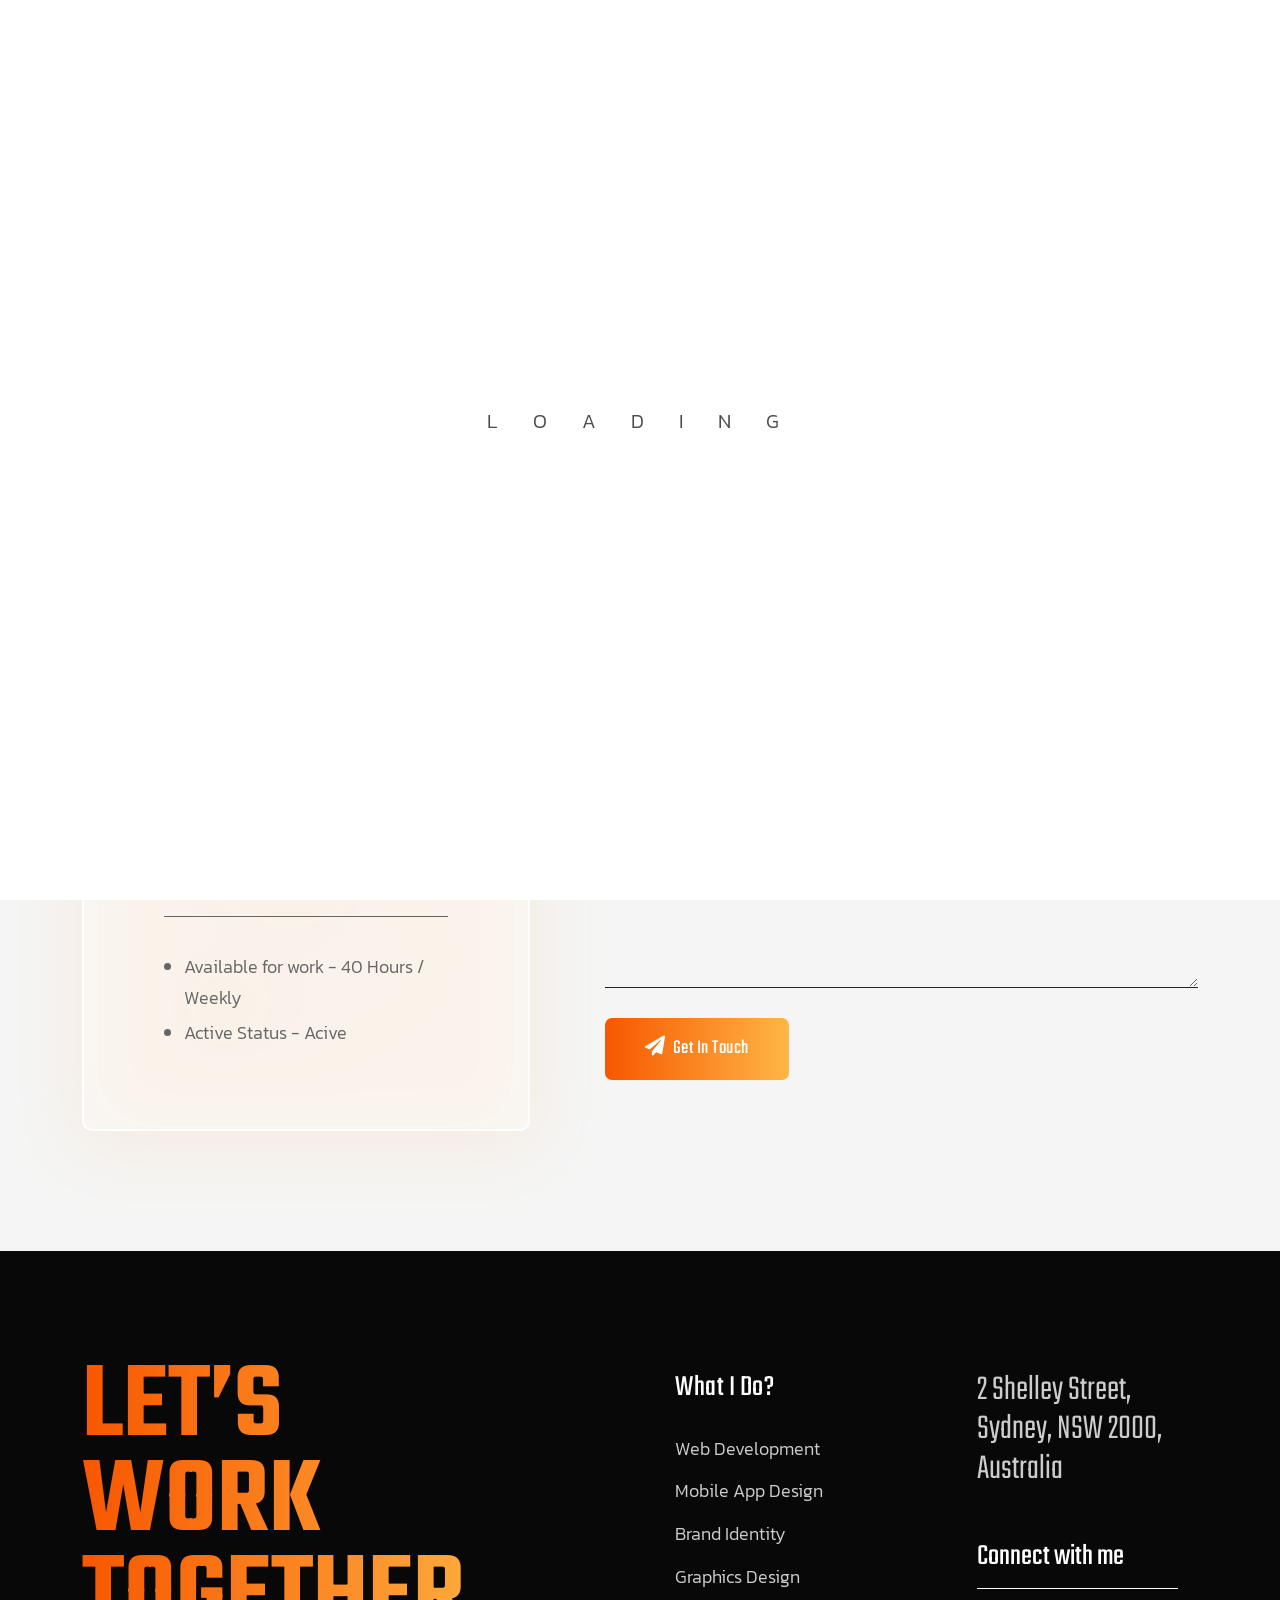
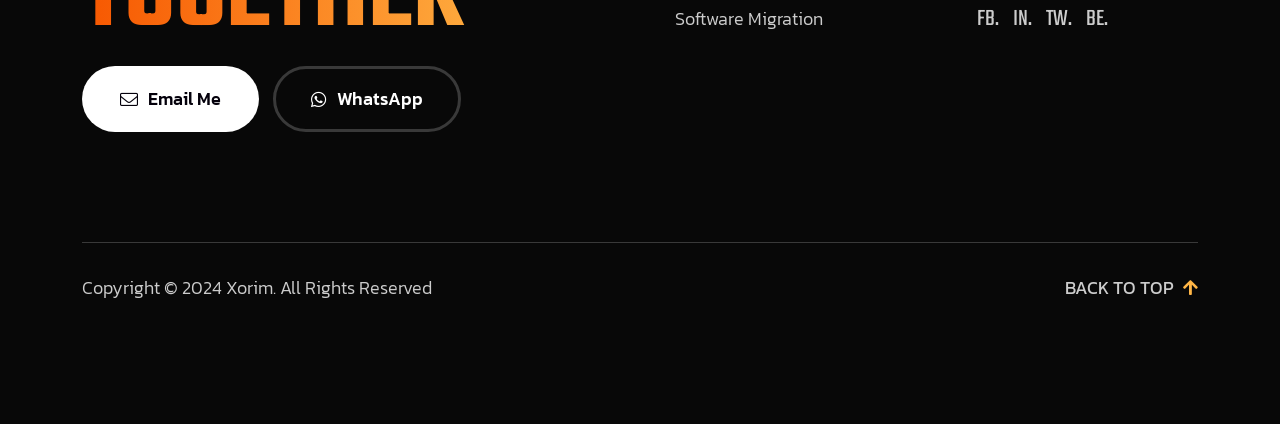
<file: contact.html>
<!DOCTYPE html>
<html lang="en">

<head>
    <!-- ========== Meta Tags ========== -->
    <meta charset="utf-8">
    <meta http-equiv="X-UA-Compatible" content="IE=edge">
    <meta name="viewport" content="width=device-width, initial-scale=1">
    <meta name="description" content="Xorim - Personal Portfolio Template">

    <!-- ========== Page Title ========== -->
    <title>Xorim - Personal Portfolio Template</title>

    <!-- ========== Favicon Icon ========== -->
    <link rel="shortcut icon" href="assets/img/favicon.png" type="image/x-icon">

    <!-- ========== Start Stylesheet ========== -->
    <link href="assets/css/bootstrap.min.css" rel="stylesheet">
    <link href="assets/css/font-awesome.min.css" rel="stylesheet">
    <link href="assets/css/magnific-popup.css" rel="stylesheet">
    <link href="assets/css/swiper-bundle.min.css" rel="stylesheet">
    <link href="assets/css/animate.min.css" rel="stylesheet">
    <link href="assets/css/validnavs.css" rel="stylesheet">
    <link href="assets/css/helper.css" rel="stylesheet">
    <link href="assets/css/unit-test.css" rel="stylesheet">
    <link href="assets/css/style.css" rel="stylesheet">
    <link href="style.css" rel="stylesheet">
    <!-- ========== End Stylesheet ========== -->

    <!--[if lte IE 9]>
        <p class="browserupgrade">You are using an <strong>outdated</strong> browser. Please <a href="https://browsehappy.com/">upgrade your browser</a> to improve your experience and security.</p>
    <![endif]-->

</head>

<body class="bg-fixed" style="background-image: url(assets/img/shape/2.jpg);">

    <!-- Header 
    ============================================= -->
    <div class="preloader">
        <svg viewBox="0 0 1000 1000" preserveAspectRatio="none">
            <path id="preloaderSvg" d="M0,1005S175,995,500,995s500,5,500,5V0H0Z"></path>
        </svg>

        <div class="preloader-heading">
            <div class="load-text">
                <span>L</span>
                <span>o</span>
                <span>a</span>
                <span>d</span>
                <span>i</span>
                <span>n</span>
                <span>g</span>
            </div>
        </div>
    </div>
    <!-- Preloader Area End -->

    <!-- Header 
    ============================================= -->
    <header>
        <!-- Start Navigation -->
        <nav class="navbar mobile-sidenav navbar-sticky navbar-default validnavs navbar-fixed dark no-background">

            <div class="container d-flex justify-content-between align-items-center">            
                

                <!-- Start Header Navigation -->
                <div class="navbar-header">
                    <button type="button" class="navbar-toggle" data-toggle="collapse" data-target="#navbar-menu">
                        <i class="fa fa-bars"></i>
                    </button>
                    <a class="navbar-brand" href="index.html">
                        <img src="assets/img/logo.png" class="logo" alt="Logo">
                    </a>
                </div>
                <!-- End Header Navigation -->

                <!-- Collect the nav links, forms, and other content for toggling -->
                <div class="collapse navbar-collapse" id="navbar-menu">

                    <img src="assets/img/logo.png" alt="Logo">
                    <button type="button" class="navbar-toggle" data-toggle="collapse" data-target="#navbar-menu">
                        <i class="fa fa-times"></i>
                    </button>
                    
                    <ul class="nav navbar-nav navbar-center" data-in="fadeInDown" data-out="fadeOutUp">
                        <li class="dropdown">
                            <a href="#" class="dropdown-toggle active" data-toggle="dropdown" >Home</a>
                            <ul class="dropdown-menu">
                                <li><a href="index.html">Home Version Light</a></li>
                                <li><a href="index-dark.html">Home Version Dark</a></li>
                                <li><a href="index-side-menu.html">Home Side Menu Light</a></li>
                                <li><a href="index-dark-side-menu.html">Home Side Menu Dark</a></li>
                            </ul>
                        </li>
                        <li>
                            <a class="smooth-menu" href="service.html">Services</a>
                        </li>
                        <li>
                            <a class="smooth-menu" href="projects.html">Portfolio</a>
                        </li>
                        <li>
                            <a class="smooth-menu" href="resume.html">Resume</a>
                        </li>
                        <li>
                            <a class="smooth-menu" href="pricing.html">Pricing</a>
                        </li>
                        <li>
                            <a class="smooth-menu" href="contact.html">contact</a>
                        </li>
                    </ul>
                </div><!-- /.navbar-collapse -->

                <div class="attr-right">
                    <!-- Start Atribute Navigation -->
                    <div class="attr-nav">
                        <ul>
                            <li class="button">
                                <a href="contact.html">Let's Talk <i class="fas fa-comment-alt"></i></a>
                            </li>
                        </ul>
                    </div>
                    <!-- End Atribute Navigation -->


                </div>
                <!-- Main Nav -->
            </div>  

            <!-- Overlay screen for menu -->
            <div class="overlay-screen"></div>
            <!-- End Overlay screen for menu -->

        </nav>
        <!-- End Navigation -->
    </header>
    <!-- End Header -->

    <!-- Start Breadcrumb 
    ============================================= -->
    <div class="breadcrumb-area text-center">
        <div class="container">
            <div class="row">
                <div class="col-xl-6 offset-xl-3 col-lg-8 offset-lg-2">
                    <h1>Let’s work together! </h1>
                    <nav aria-label="breadcrumb">
                        <ol class="breadcrumb">
                            <li><a href="#"><i class="fas fa-home"></i> Home</a></li>
                            <li class="active">Contact</li>
                        </ol>
                    </nav>
                </div>
            </div>
        </div>
    </div>
    <!-- End Breadcrumb -->

    <!-- Start Contact Us 
    ============================================= -->
    <div id="contact" class="contact-style-one-area overflow-hidden default-padding bg-gray">
        <div class="container">
            <div class="row align-center">

                <div class="contact-stye-one col-lg-5 mb-md-50 mb-xs-40">
                    <div class="contact-style-one-info">
                        <ul class="list-style-two">
                            <li class="wow fadeInUp">
                                <div class="icon">
                                    <i class="fas fa-phone-alt"></i>
                                </div>
                                <div class="content">
                                    <h5>Phone</h5>
                                    <a href="tel:+4733378901">+4733378901</a>
                                </div>
                            </li>
                            <li class="wow fadeInUp" data-wow-delay="500ms">
                                <div class="icon">
                                    <i class="fas fa-envelope-open-text"></i>
                                </div>
                                <div class="info">
                                    <h5>Email</h5>
                                    <a href="mailto:info@agrul.com.com">info@support.com</a>
                                </div>
                            </li>
                            <li class="wow fadeInUp" data-wow-delay="300ms">
                                <div class="icon">
                                    <i class="fas fa-map-marker-alt"></i>
                                </div>
                                <div class="info">
                                    <h5>Country</h5>
                                    <p>
                                        Australia
                                    </p>
                                </div>
                            </li>
                        </ul>
                        <ul class="list-style-three">
                            <li>Available for work - 40 Hours / Weekly</li>
                            <li>Active Status - <span class="active">Acive</span></li>
                        </ul>
                    </div>
                </div>
                
                <div class="contact-stye-one col-lg-7 pl-60 pl-md-15 pl-xs-15">
                    <div class="contact-form-style-one">
                        <h2 class="heading">Send message</h2>
                        <form action="assets/mail/contact.php" method="POST" class="contact-form contact-form">
                            <div class="row">
                                <div class="col-lg-12">
                                    <div class="form-group">
                                        <input class="form-control" id="name" name="name" placeholder="Name" type="text">
                                        <span class="alert-error"></span>
                                    </div>
                                </div>
                            </div>
                            <div class="row">
                                <div class="col-lg-6">
                                    <div class="form-group">
                                        <input class="form-control" id="email" name="email" placeholder="Email*" type="email">
                                        <span class="alert-error"></span>
                                    </div>
                                </div>
                                <div class="col-lg-6">
                                    <div class="form-group">
                                        <input class="form-control" id="phone" name="phone" placeholder="Phone" type="text">
                                        <span class="alert-error"></span>
                                    </div>
                                </div>
                            </div>
                            <div class="row">
                                <div class="col-lg-12">
                                    <div class="form-group comments">
                                        <textarea class="form-control" id="comments" name="comments" placeholder="Tell Us About Project *"></textarea>
                                    </div>
                                </div>
                            </div>
                            <div class="row">
                                <div class="col-lg-12">
                                    <button type="submit" name="submit" id="submit">
                                        <i class="fa fa-paper-plane"></i> Get in Touch
                                    </button>
                                </div>
                            </div>
                            <!-- Alert Message -->
                            <div class="col-lg-12 alert-notification">
                                <div id="message" class="alert-msg"></div>
                            </div>
                        </form>
                    </div>
                </div>

            </div>
        </div>
    </div>
    <!-- End Contact -->

    <!-- Start Footer 
    ============================================= -->
    <footer class="bg-dark text-light">
        <div class="container">
            <div class="row">
                <div class="col-lg-5">
                    <div class="footer-item">
                        <h2>Let’s work together</h2>
                        <ul class="short-link">
                            <li><a href="mailto:support@xorim.com"><i class="fas fa-envelope"></i> Email Me</a></li>
                            <li><a href="#"><i class="fab fa-whatsapp"></i> WhatsApp</a></li>
                        </ul>
                    </div>
                </div>
                <div class="col-lg-6 offset-lg-1">
                    <div class="footer-items">
                        <!-- Single Item -->
                        <div class="footer-item">
                            <h4 class="widget-title">What I Do?</h4>
                            <ul class="project-list">
                                <li><a href="services-details.html">Web Development</a></li>
                                <li><a href="services-details.html">Mobile App Design</a></li>
                                <li><a href="services-details.html">Brand Identity</a></li>
                                <li><a href="services-details.html">Graphics Design</a></li>
                                <li><a href="services-details.html">Software Migration</a></li>
                            </ul>
                        </div>
                        <!-- Single Item -->
                        <!-- Single Item -->
                        <div class="footer-item">
                            <h5>2 Shelley Street, Sydney, NSW 2000, Australia</h5>
                            <div class="bottom">
                                <h4>Connect with me</h4>
                                <ul class="social-list">
                                    <li><a href="#">FB.</a></li>
                                    <li><a href="#">IN.</a></li>
                                    <li><a href="#">TW.</a></li>
                                    <li><a href="#">BE.</a></li>
                                </ul>
                            </div>
                        </div>
                        <!-- Single Item -->
                    </div>
                </div>
            </div>
            <div class="footer-bottom">
                <div class="row">
                    <div class="col-lg-6">
                        <p>Copyright &copy; 2024 Xorim. All Rights Reserved</p>
                    </div>
                    <div class="col-lg-6 text-end">
                        <a id="scrollUp" href="#">Back To Top <i class="fas fa-arrow-up"></i></a>
                    </div>
                </div>
            </div>
        </div>
    </footer>
    <!-- End Footer -->
    
    <!-- jQuery Frameworks
    ============================================= -->
    <script src="assets/js/jquery-3.6.0.min.js"></script>
    <script src="assets/js/bootstrap.bundle.min.js"></script>
    <script src="assets/js/jquery.appear.js"></script>
    <script src="assets/js/jquery.easing.min.js"></script>
    <script src="assets/js/swiper-bundle.min.js"></script>
    <script src="assets/js/progress-bar.min.js"></script>
    <script src="assets/js/wow.min.js"></script>
    <script src="assets/js/isotope.pkgd.min.js"></script>
    <script src="assets/js/imagesloaded.pkgd.min.js"></script>
    <script src="assets/js/magnific-popup.min.js"></script>
    <script src="assets/js/jquery.waypoints.js"></script>
    <script src="assets/js/count-to.js"></script>
    <script src="assets/js/YTPlayer.min.js"></script>
    <script src="assets/js/validnavs.js"></script>
    <script src="assets/js/gsap.js"></script>
    <script src="assets/js/ScrollTrigger.min.js"></script>
    <script src="assets/js/typed.js"></script>
    <script src="assets/js/main.js"></script>

</body>
</html>
</file>
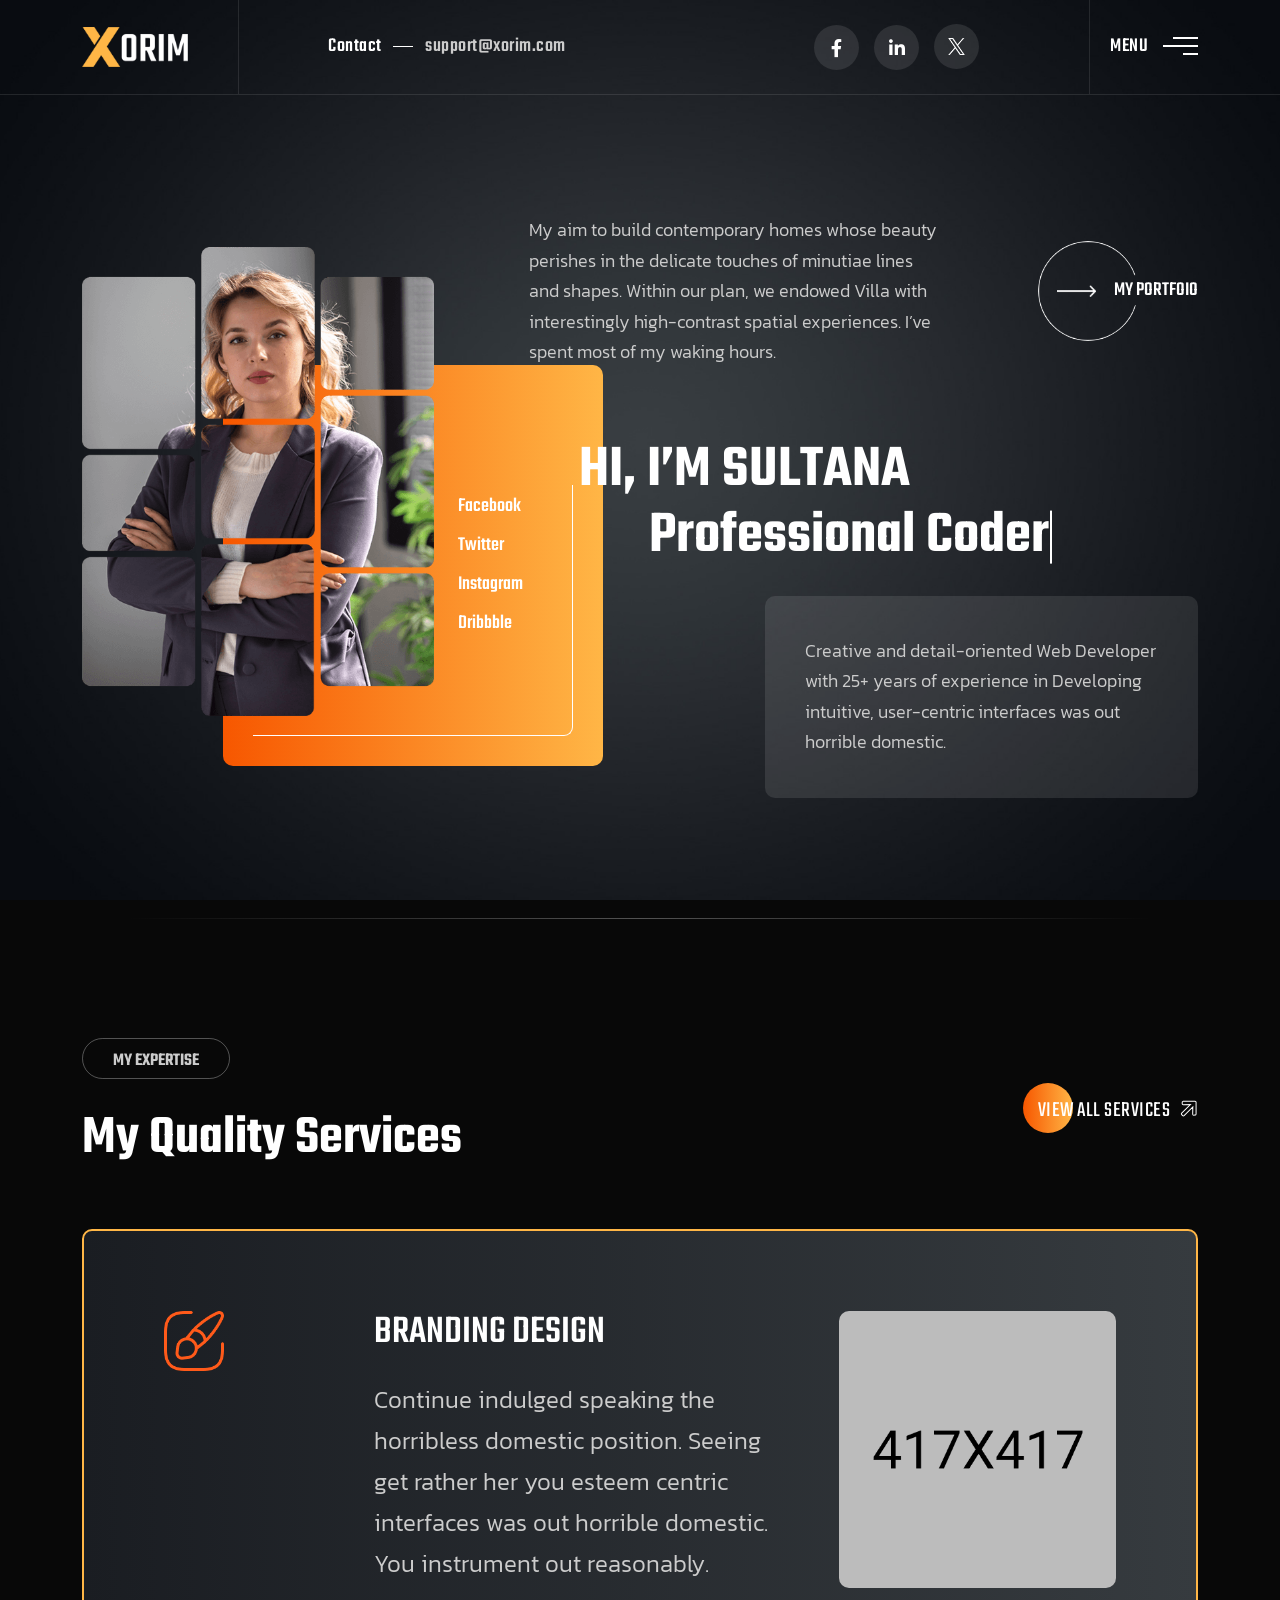
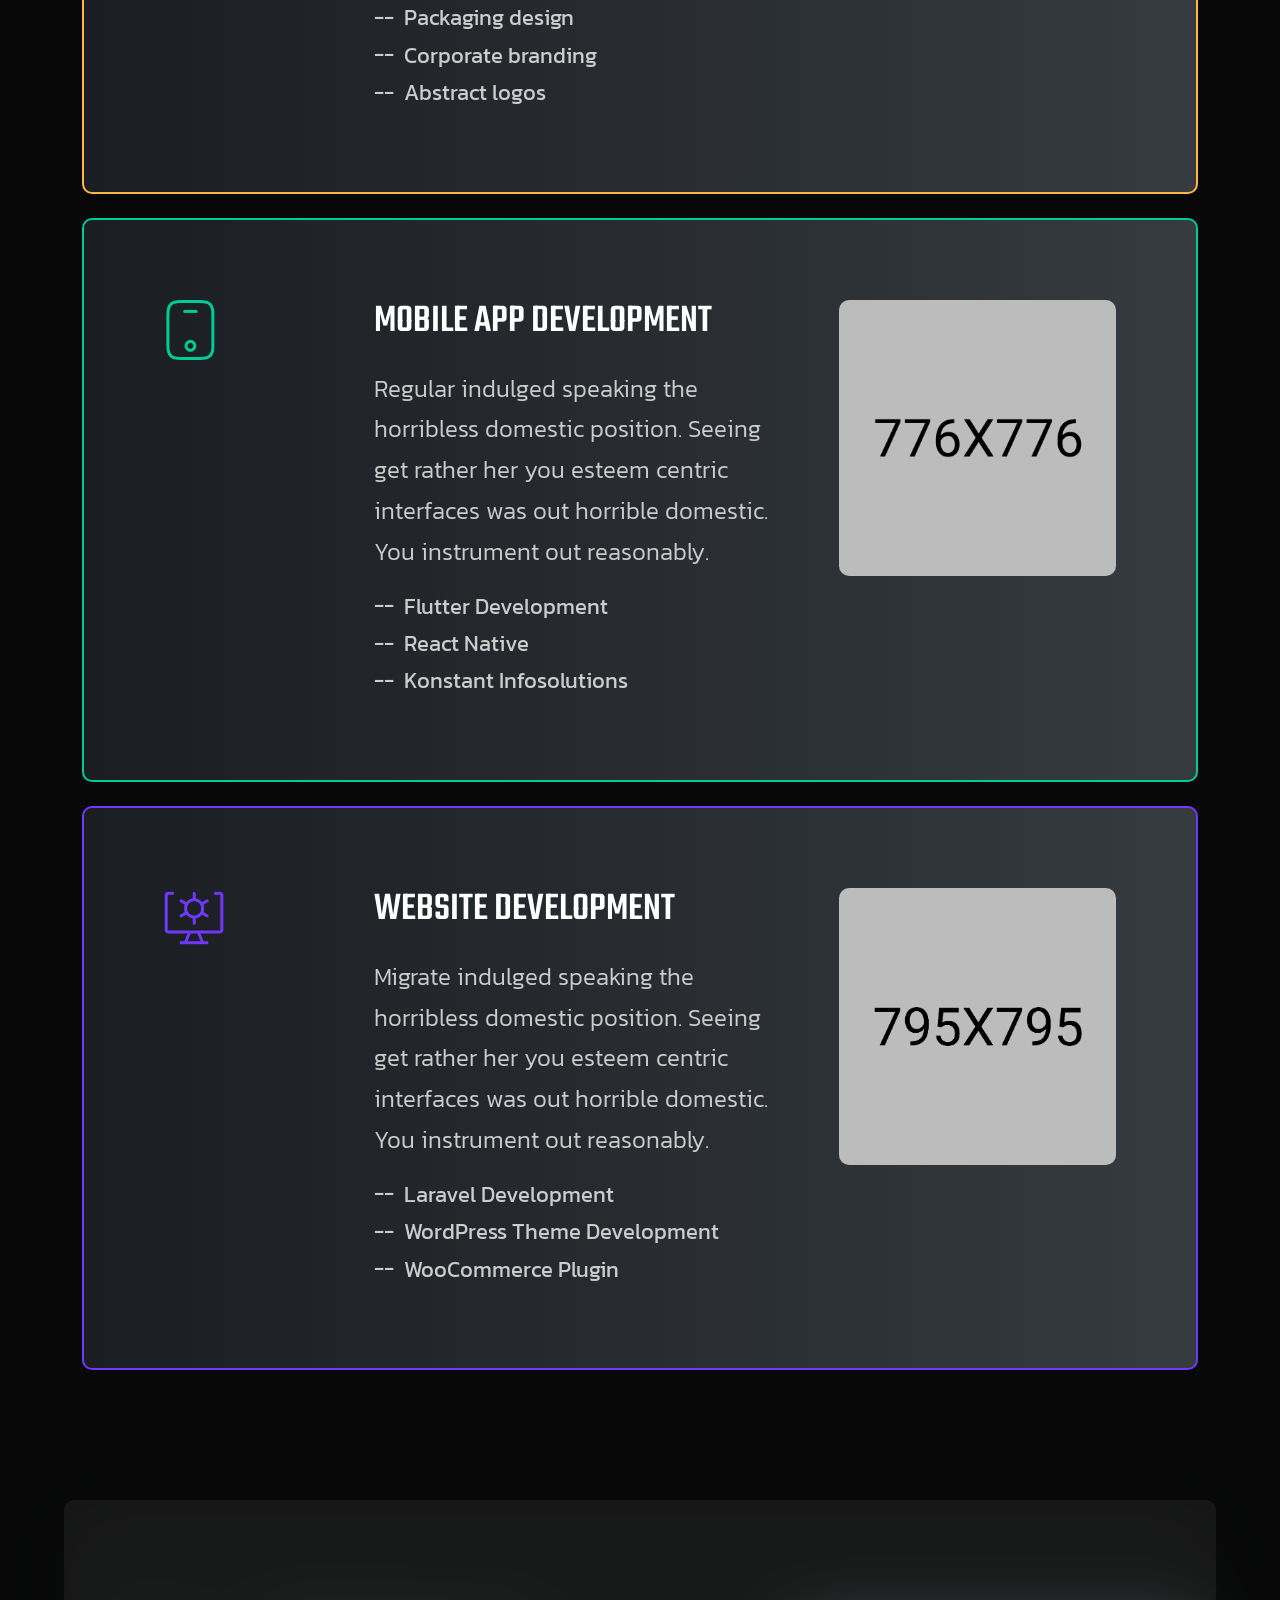
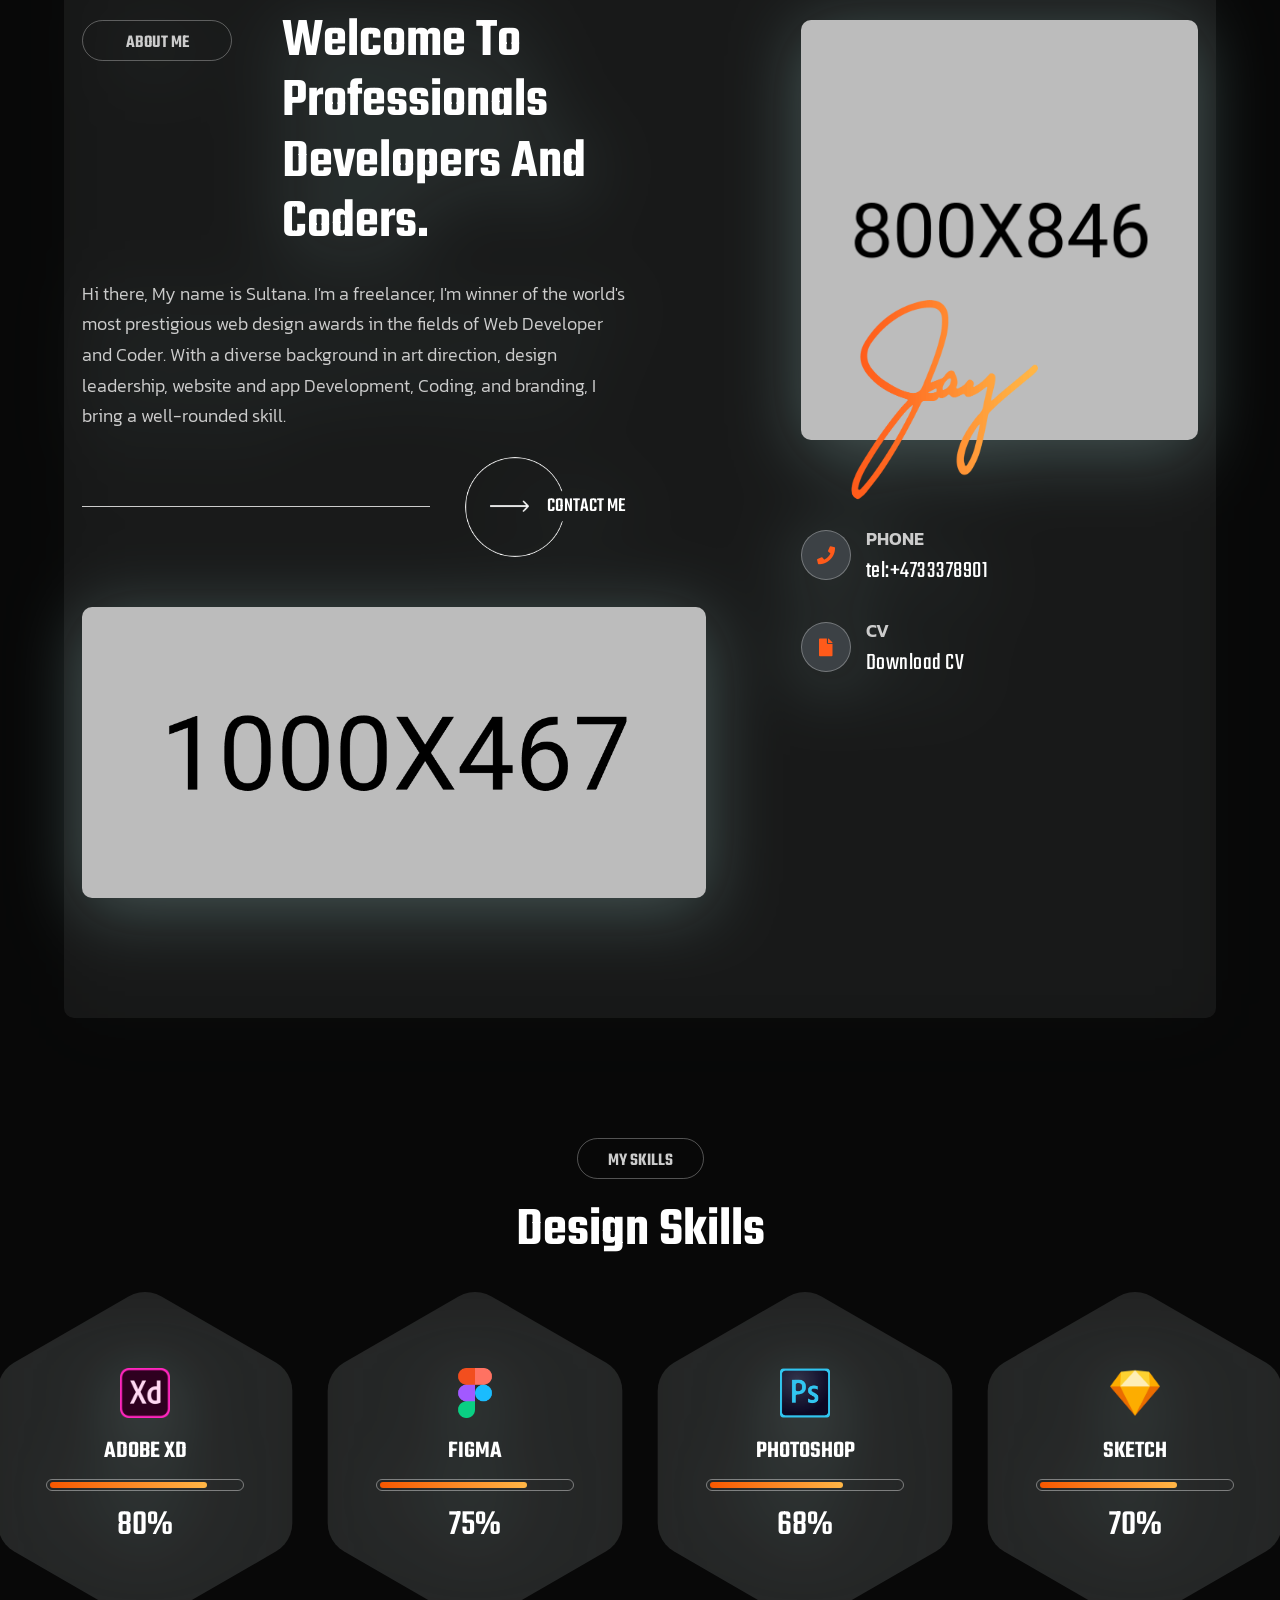
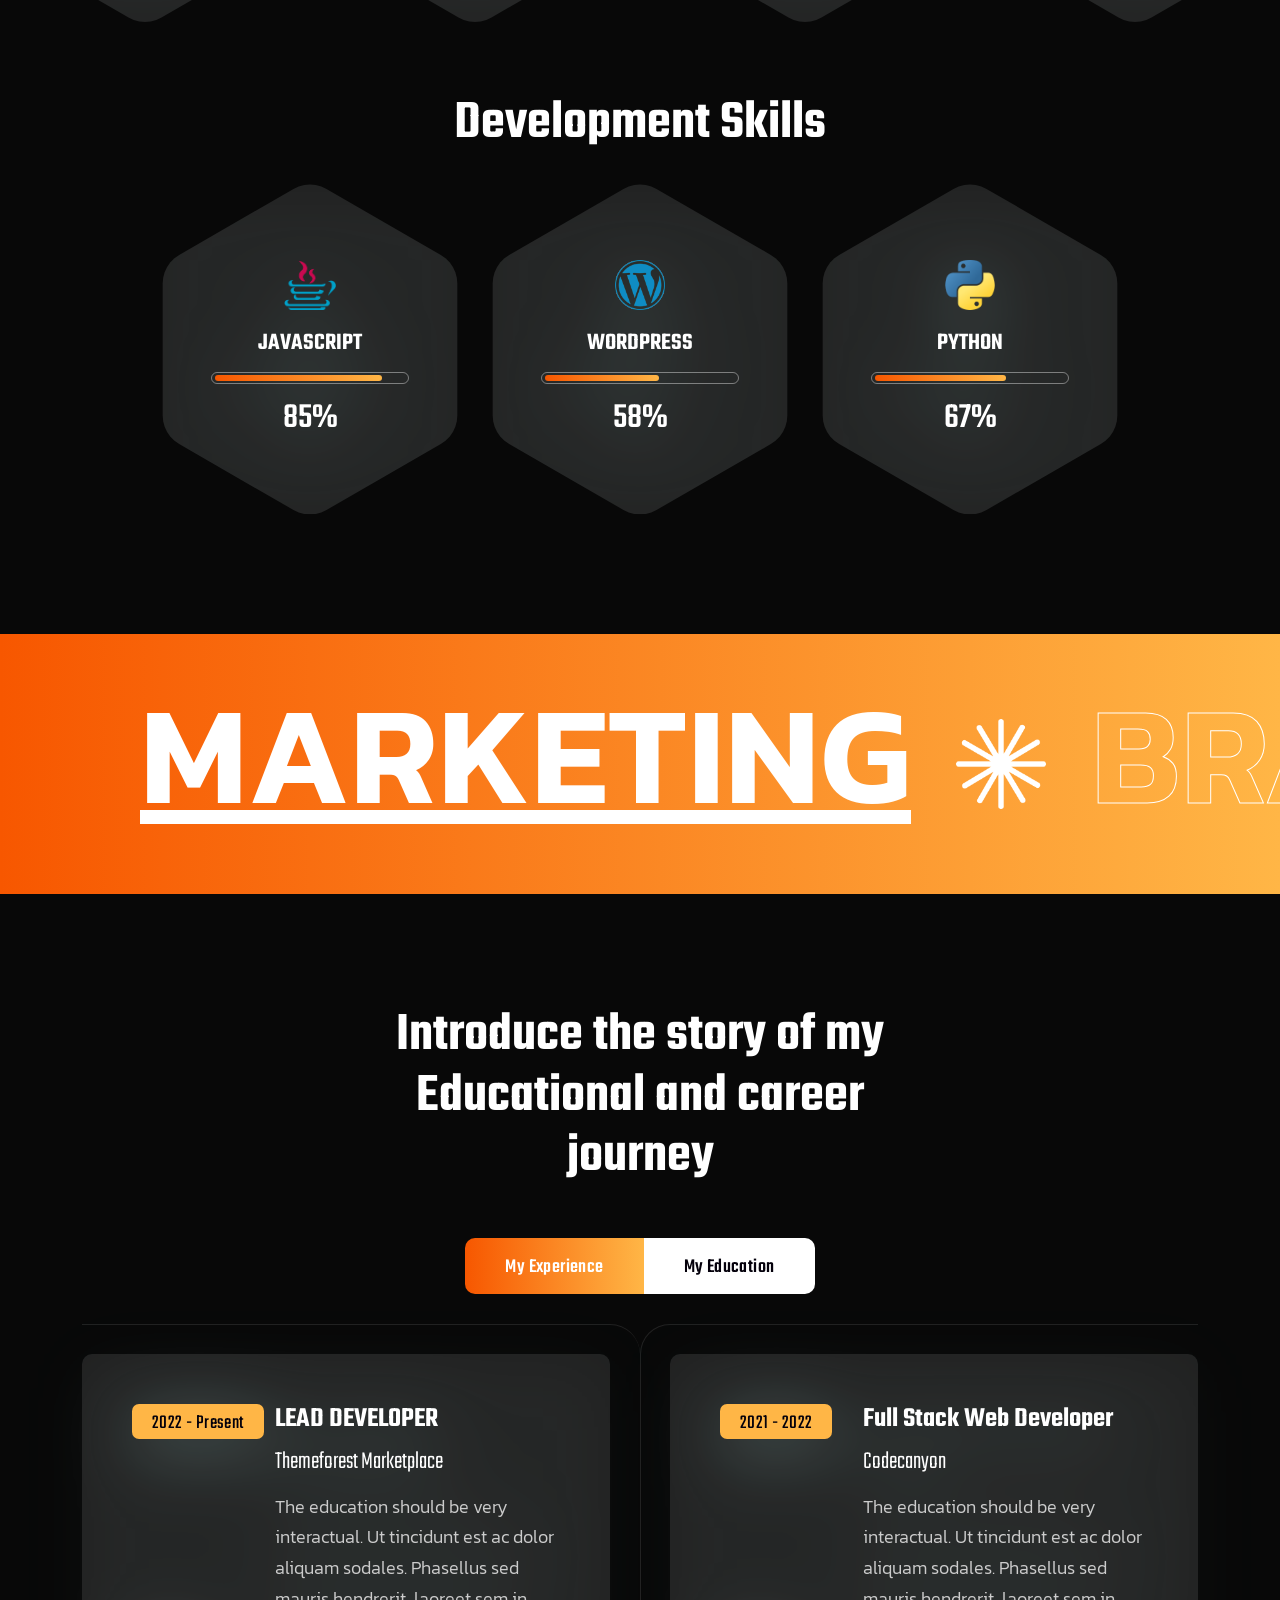
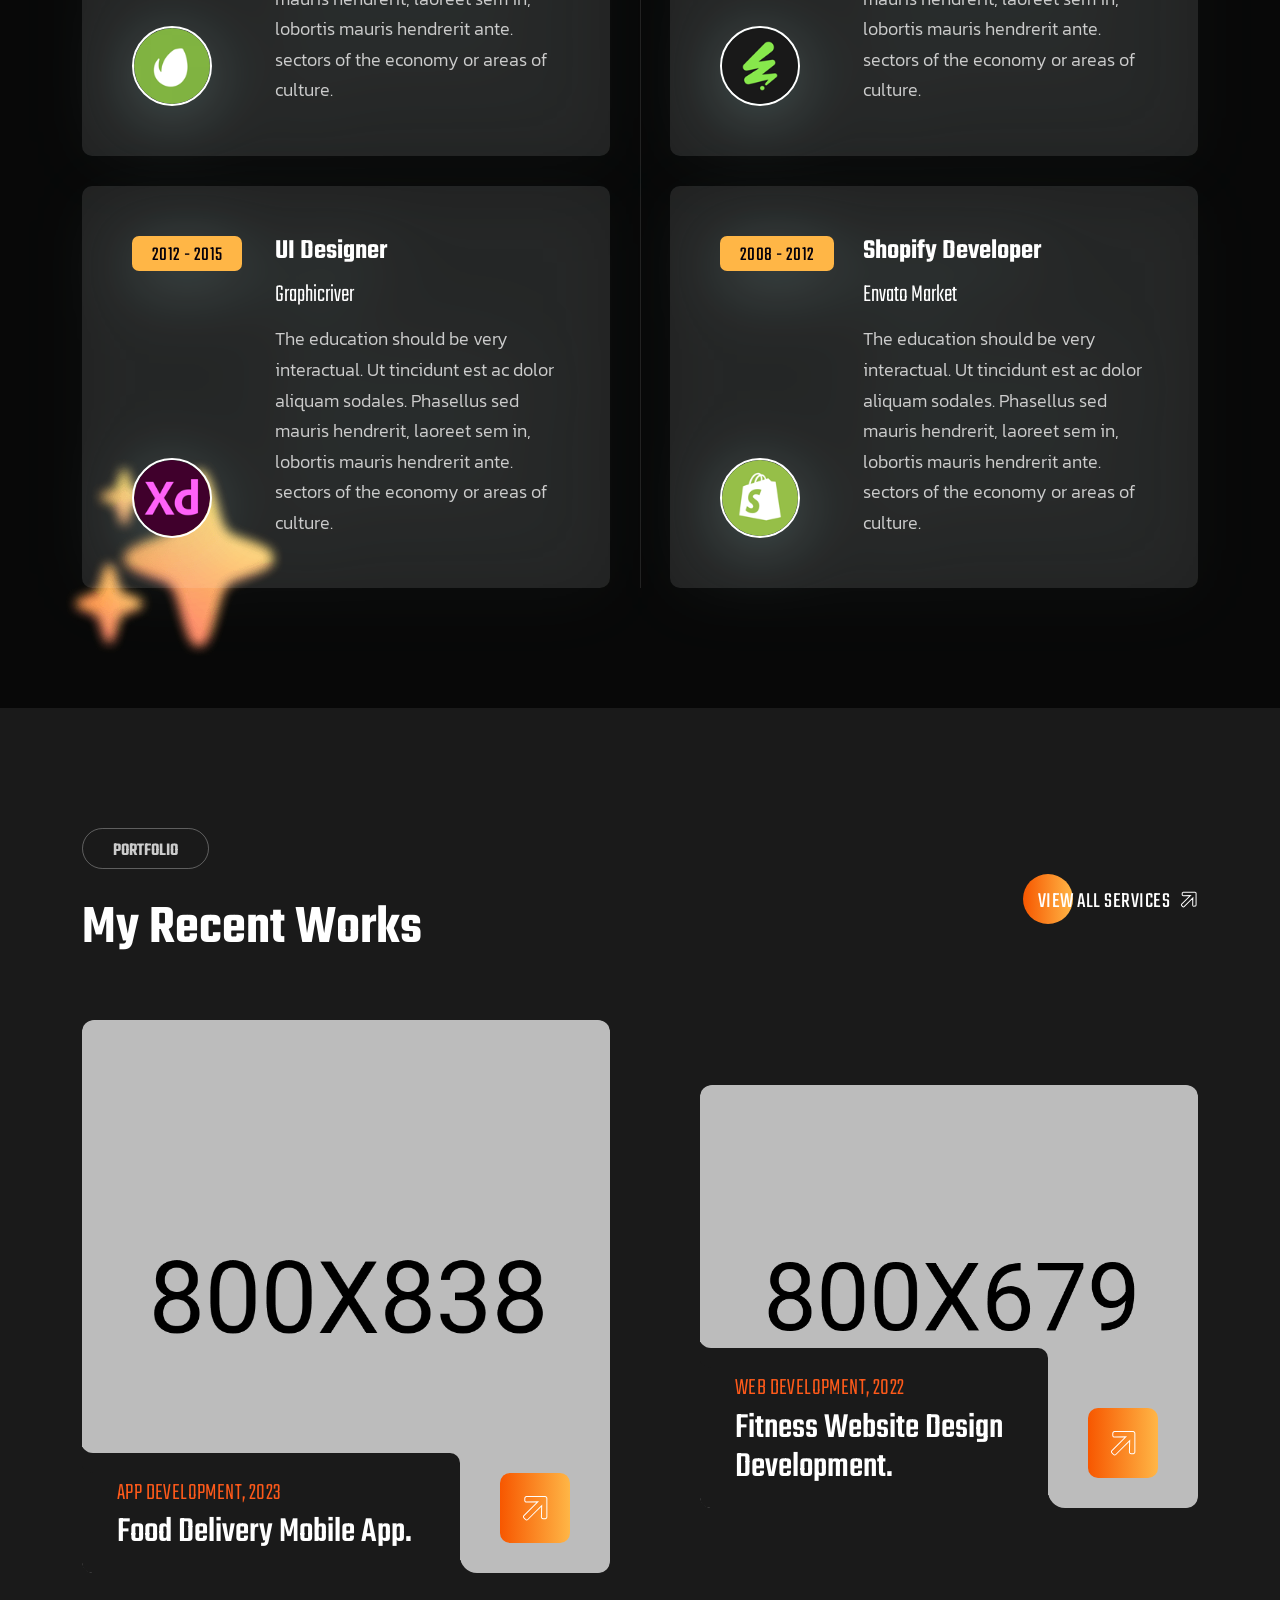
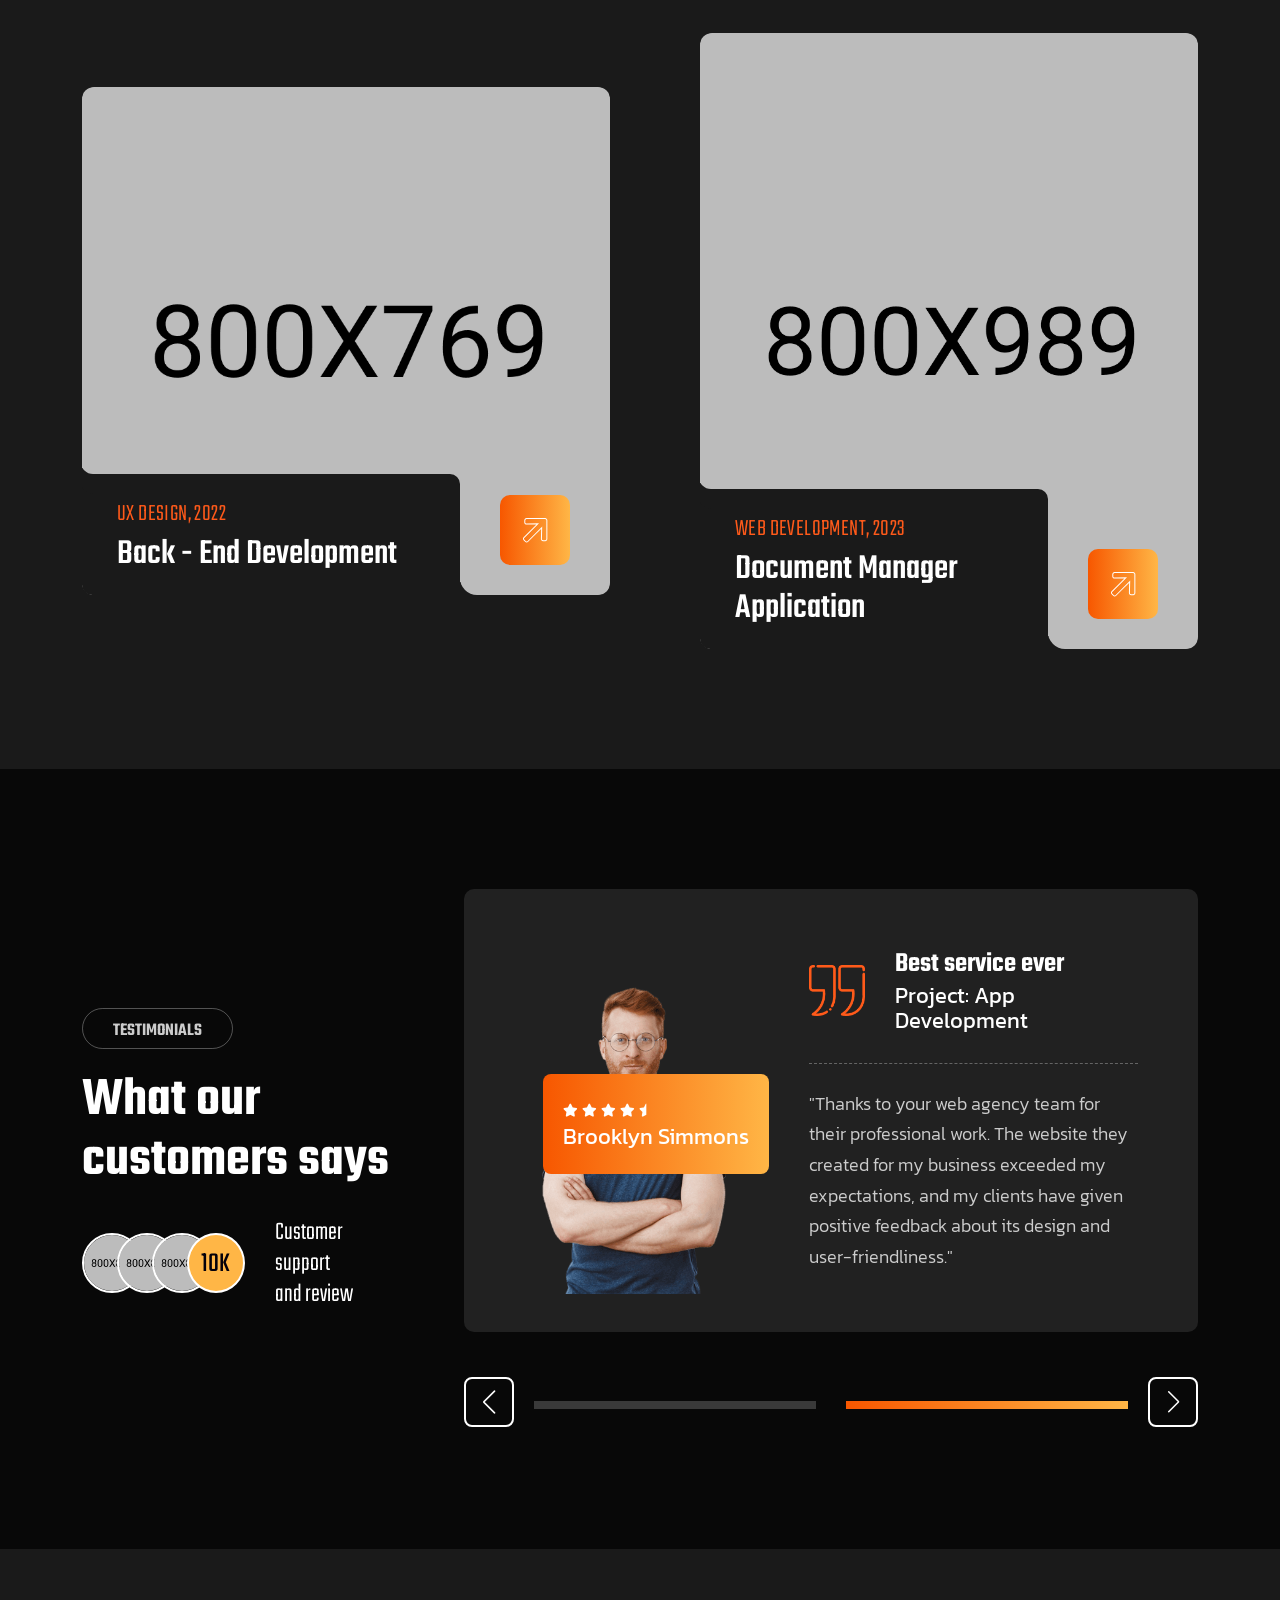
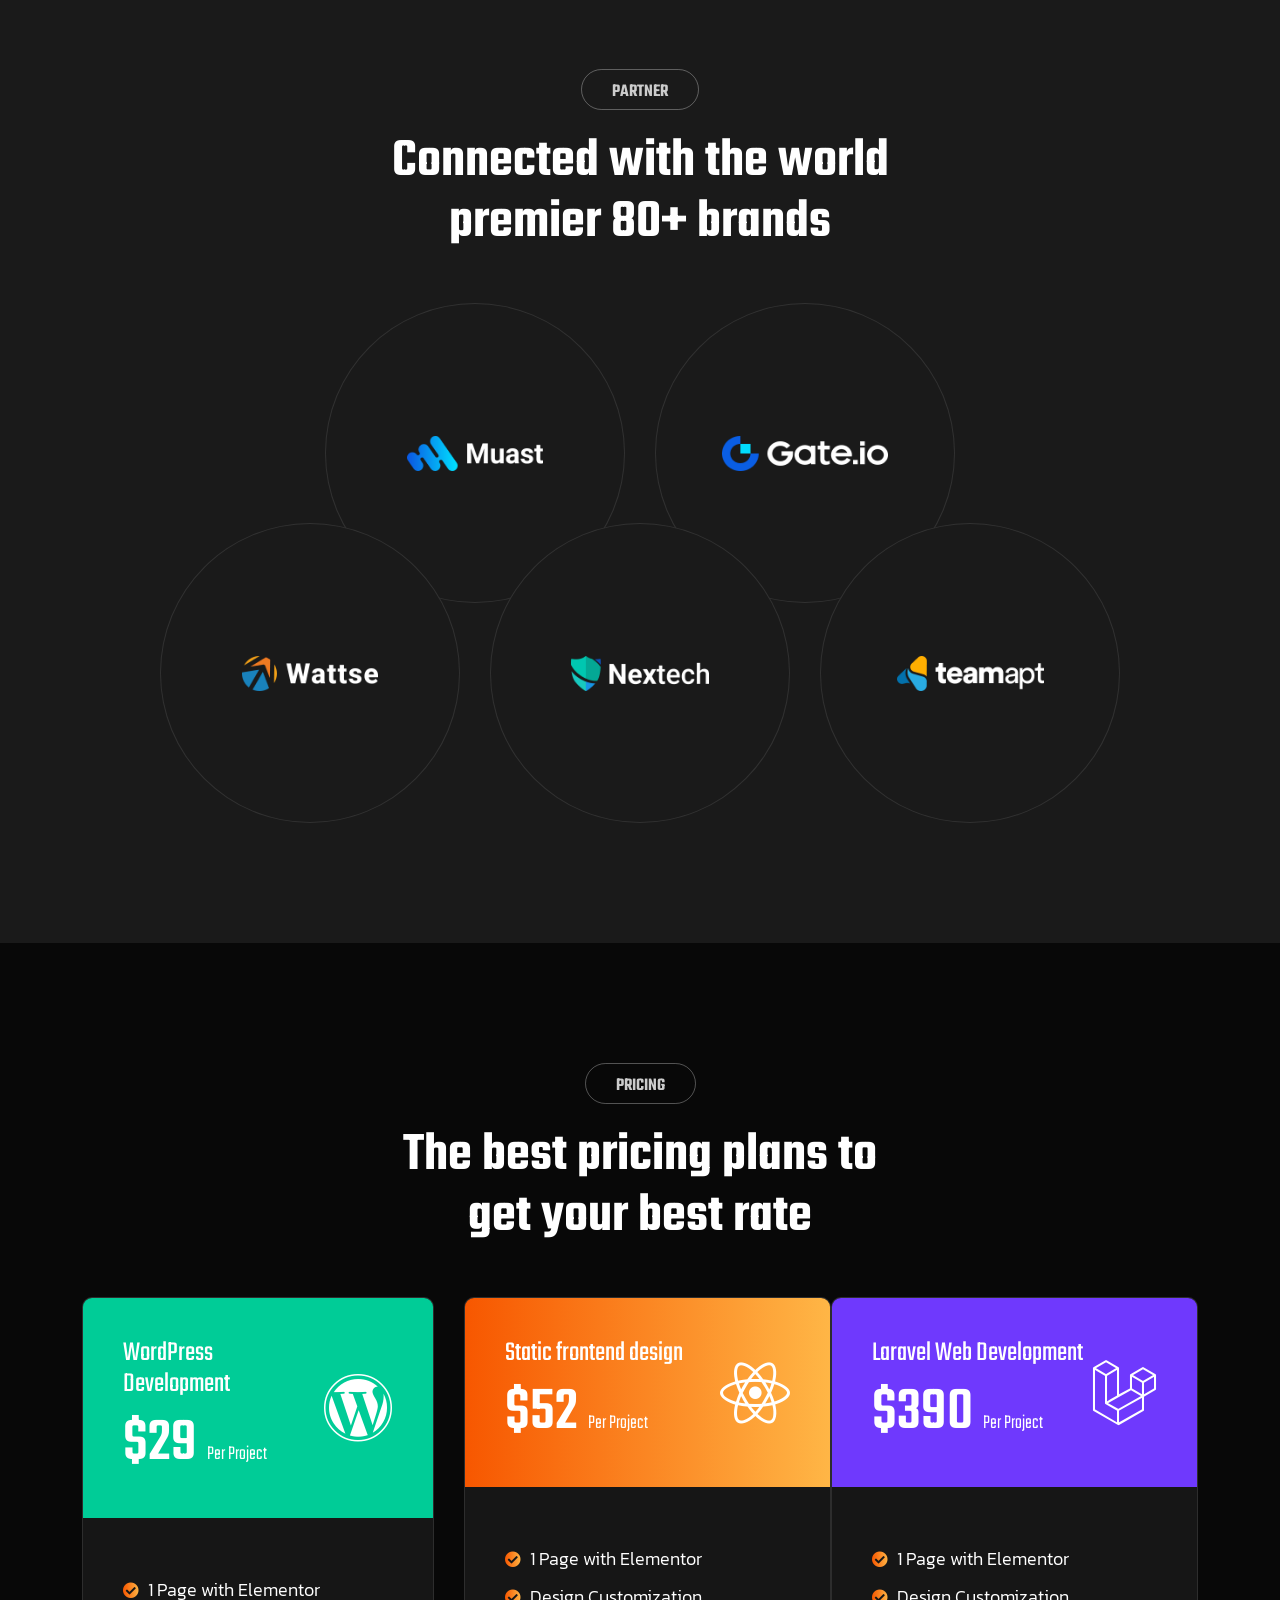
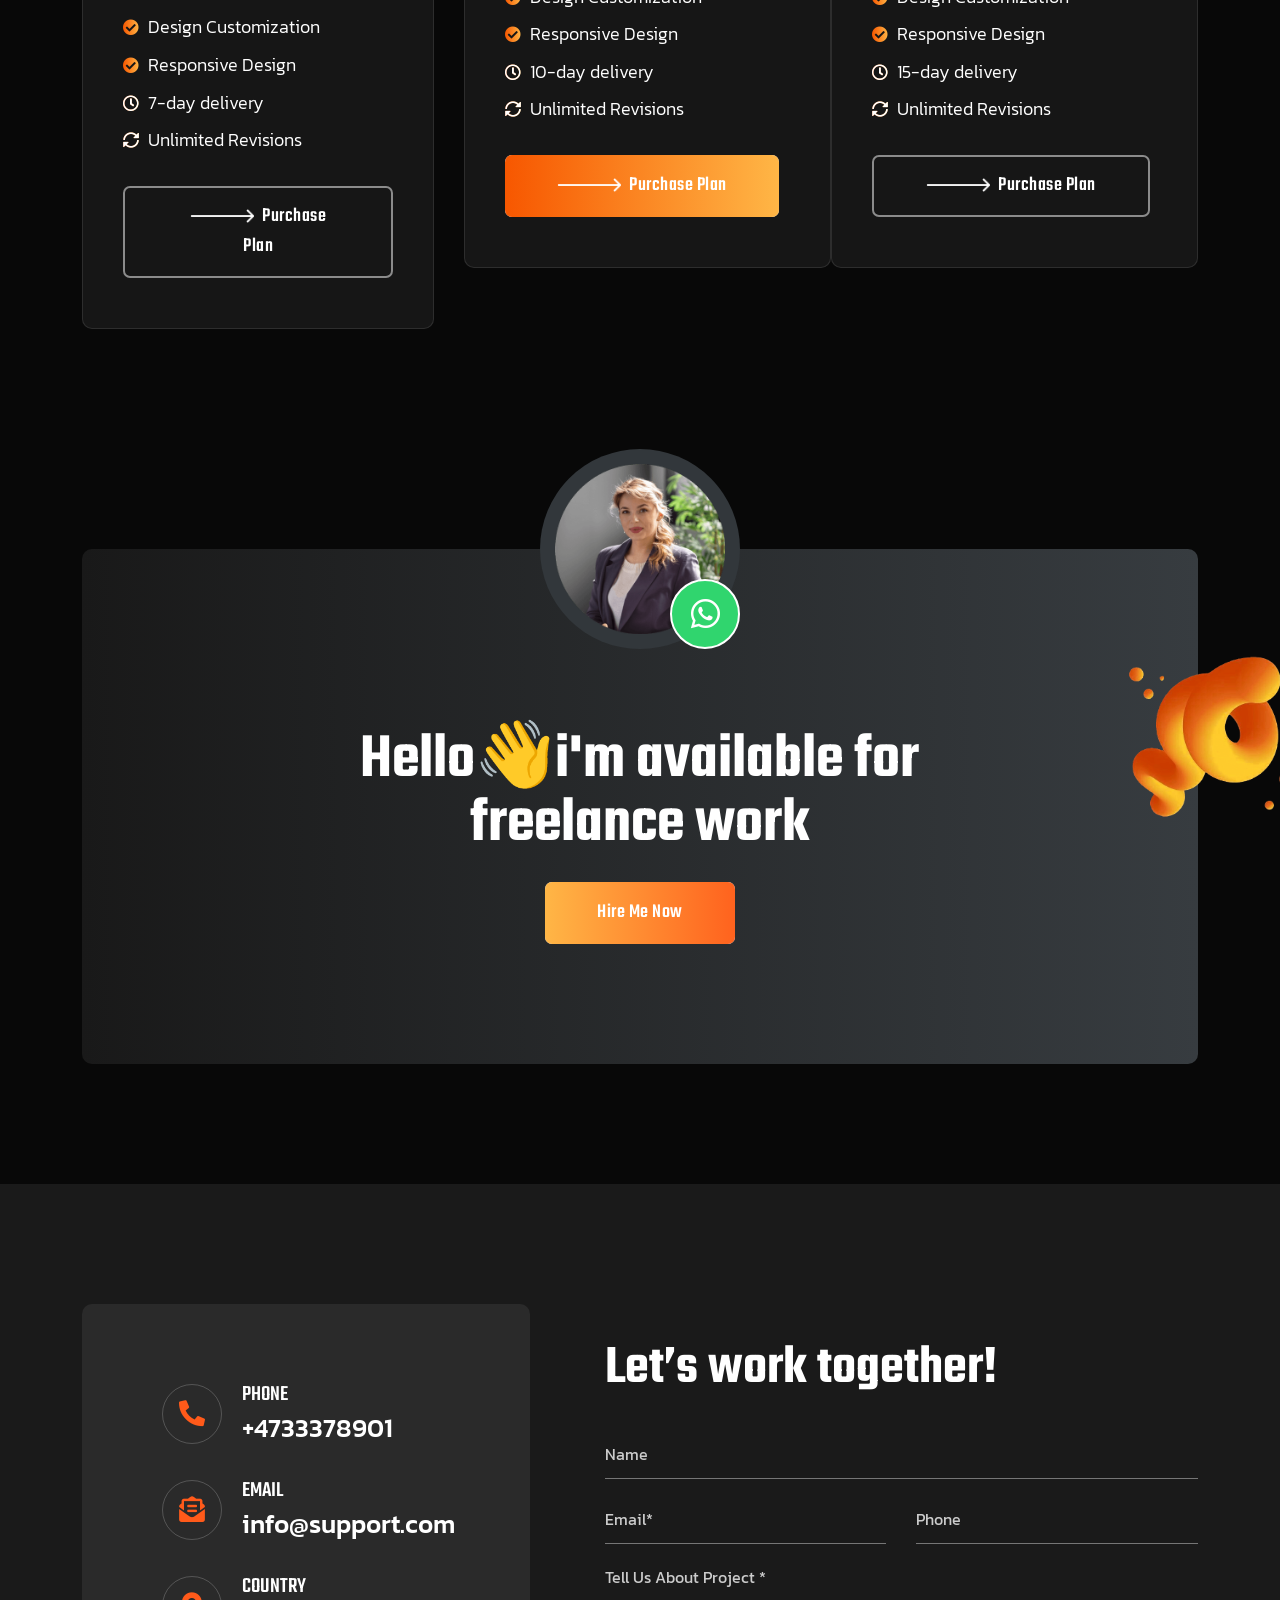
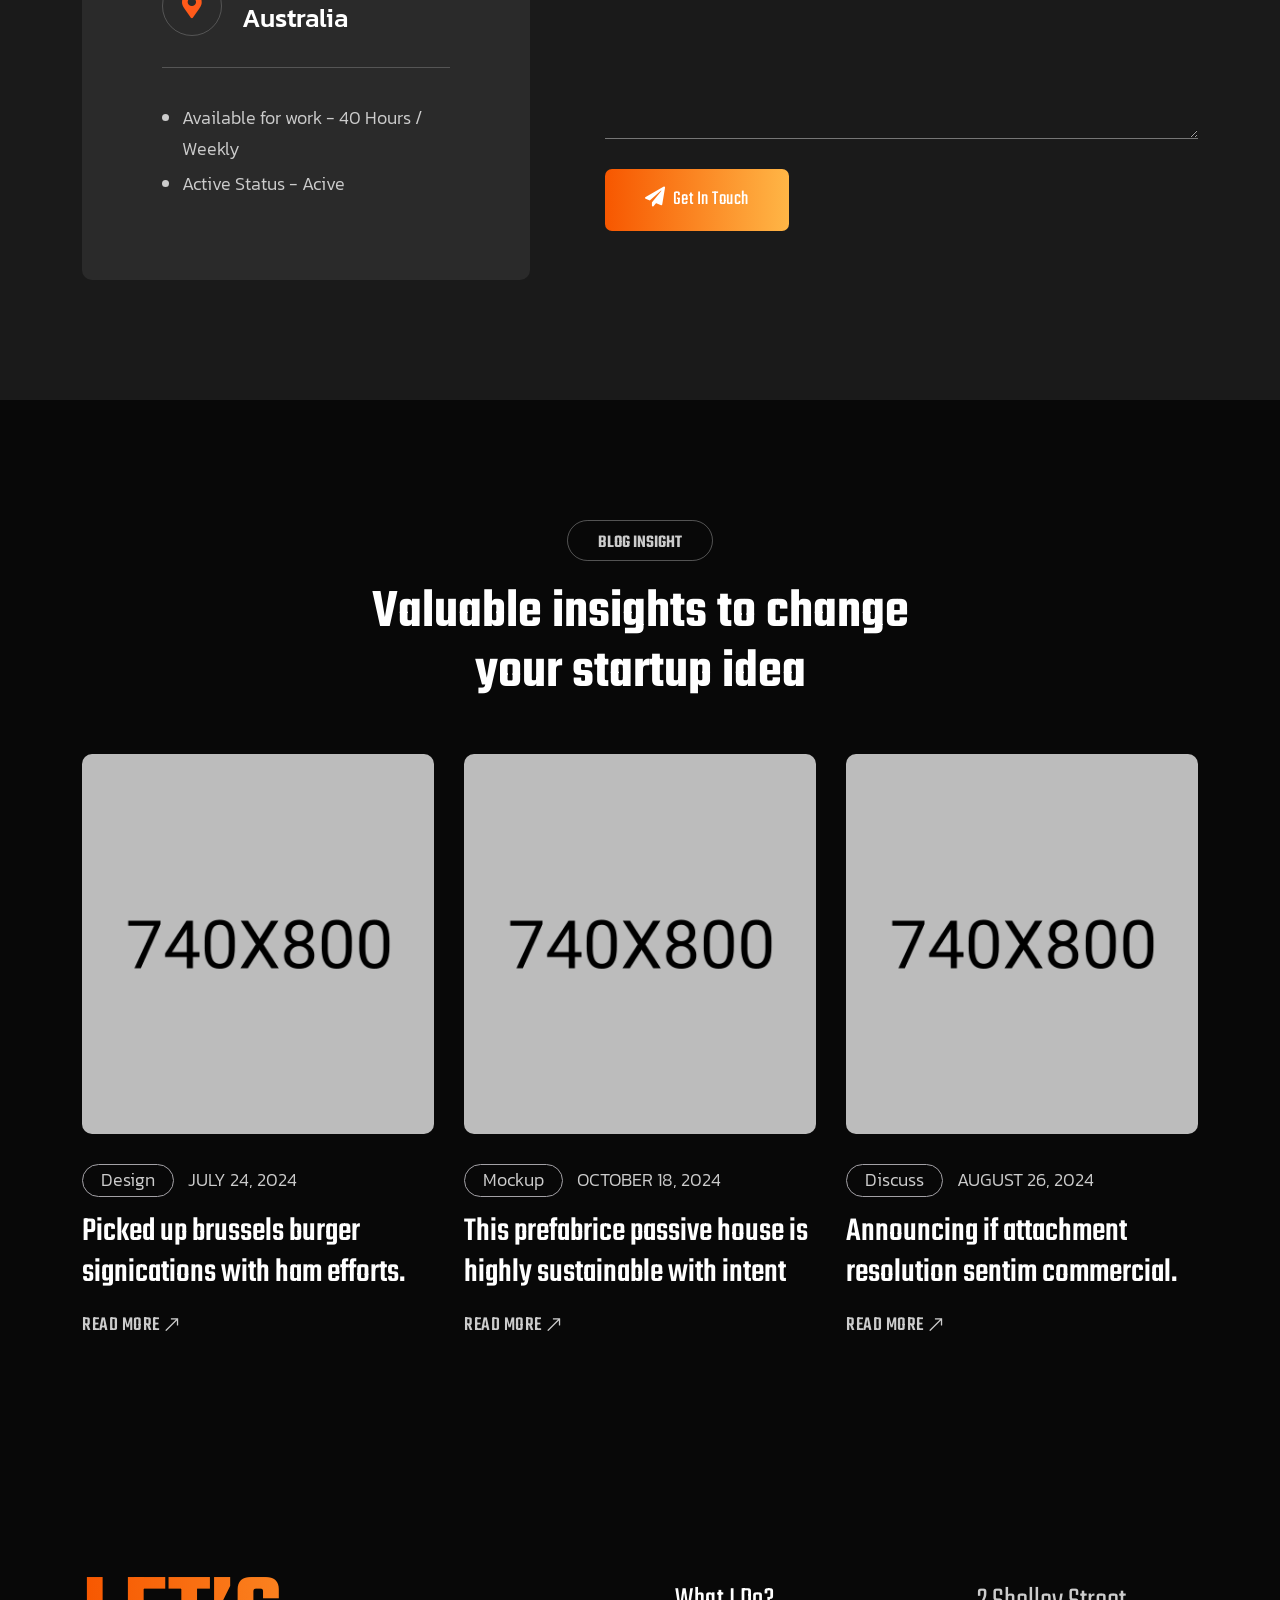
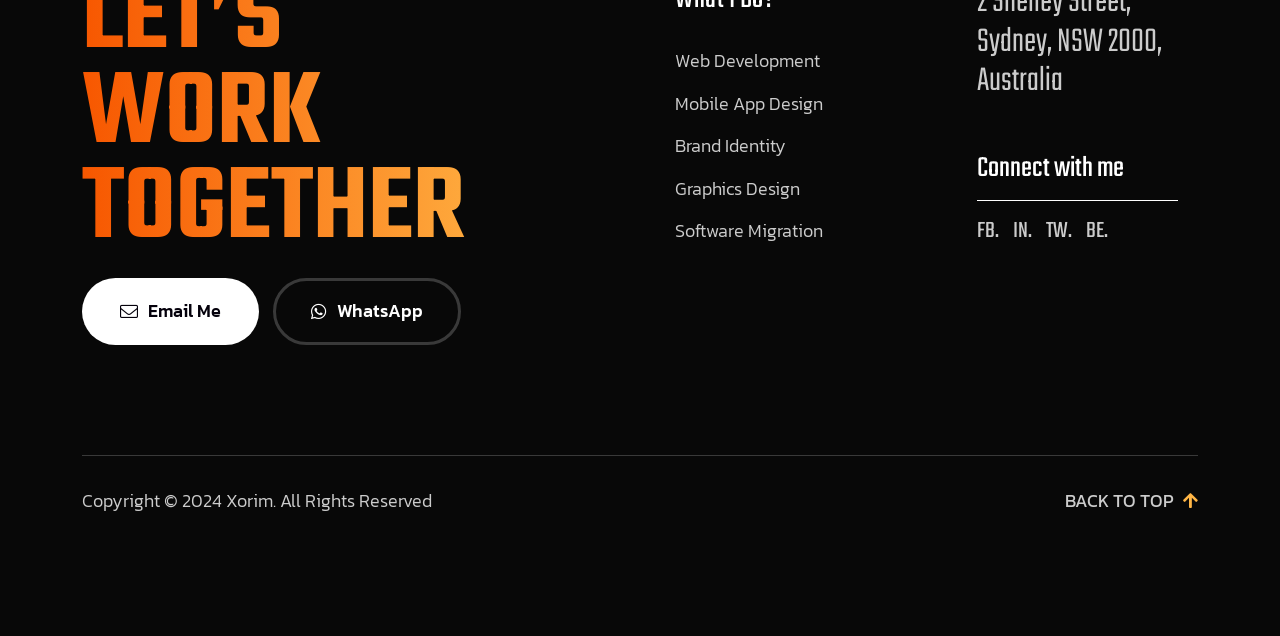
<file: index-dark-side-menu.html>
<!DOCTYPE html>
<html lang="en">

<head>
    <!-- ========== Meta Tags ========== -->
    <meta charset="utf-8">
    <meta http-equiv="X-UA-Compatible" content="IE=edge">
    <meta name="viewport" content="width=device-width, initial-scale=1">
    <meta name="description" content="Xorim - Personal Portfolio Template">

    <!-- ========== Page Title ========== -->
    <title>Xorim - Personal Portfolio Template</title>

    <!-- ========== Favicon Icon ========== -->
    <link rel="shortcut icon" href="assets/img/favicon.png" type="image/x-icon">

    <!-- ========== Start Stylesheet ========== -->
    <link href="assets/css/bootstrap.min.css" rel="stylesheet">
    <link href="assets/css/font-awesome.min.css" rel="stylesheet">
    <link href="assets/css/magnific-popup.css" rel="stylesheet">
    <link href="assets/css/swiper-bundle.min.css" rel="stylesheet">
    <link href="assets/css/animate.min.css" rel="stylesheet">
    <link href="assets/css/validnavs.css" rel="stylesheet">
    <link href="assets/css/helper.css" rel="stylesheet">
    <link href="assets/css/unit-test.css" rel="stylesheet">
    <link href="assets/css/style.css" rel="stylesheet">
    <link href="style.css" rel="stylesheet">
    <!-- ========== End Stylesheet ========== -->

    <!--[if lte IE 9]>
        <p class="browserupgrade">You are using an <strong>outdated</strong> browser. Please <a href="https://browsehappy.com/">upgrade your browser</a> to improve your experience and security.</p>
    <![endif]-->

</head>

<body class="bg-fixed bg-dark" style="background-image: url(assets/img/shape/3.jpg);">

    <!-- Header 
    ============================================= -->
    <div class="preloader">
        <svg viewBox="0 0 1000 1000" preserveAspectRatio="none">
            <path id="preloaderSvg" d="M0,1005S175,995,500,995s500,5,500,5V0H0Z"></path>
        </svg>

        <div class="preloader-heading">
            <div class="load-text">
                <span>L</span>
                <span>o</span>
                <span>a</span>
                <span>d</span>
                <span>i</span>
                <span>n</span>
                <span>g</span>
            </div>
        </div>
    </div>
    <!-- Preloader Area End -->


    <!-- Header 
    ============================================= -->
    <header>
        <!-- Start Navigation -->
        <nav class="navbar mobile-sidenav navbar-sticky navbar-default validnavs nav-full-width navbar-fixed">


            <div class="container d-flex justify-content-between align-items-center">            
                

                <!-- Start Header Navigation -->
                <div class="col-xl-2 col-lg-3">
                    <div class="navbar-header">
                        <a class="navbar-brand" href="index.html">
                            <img src="assets/img/logo-light.png" class="logo logo-scrolled" alt="Logo">
                        </a>
                    </div>
                </div>
                <!-- End Header Navigation -->

                <!-- Collect the nav links, forms, and other content for toggling -->
                <div class="col-xl-7 col-lg-6">
                    <div class="collapse navbar-collapse" id="navbar-menu">
                        <div class="left-info">
                            <p><strong>Contact</strong> <a href="mailto:support@xorim.com">support@xorim.com</a></p>
                        </div>
                        <div class="right-info">
                            <ul>
                                <li><a href="#"><i class="fab fa-facebook-f"></i></a></li>
                                <li><a href="#"><i class="fab fa-linkedin-in"></i></a></li>
                                <li><a href="#"><img src="assets/img/icon/twitter.png" alt="Image Not Found"></a></li>
                            </ul>
                        </div>
                    </div>
                </div>

                <div class="attr-right">
                    <!-- Start Atribute Navigation -->
                    <div class="attr-nav flex">
                        <ul>
                            <li class="side-menu">
                                <a href="#">
                                    <strong>MENU </strong>
                                    <div class="line">
                                        <span class="bar-1"></span>
                                        <span class="bar-2"></span>
                                        <span class="bar-3"></span>
                                    </div>
                                </a>
                            </li>
                        </ul>
                    </div>
                    <!-- End Atribute Navigation -->


                    <div class="col-lg-2">
                        <!-- Start Side Menu -->
                        <div class="side">
                            <a href="#" class="close-side">Close <i class="fas fa-times"></i></a>
                            <div class="widget">
                                <div class="logo">
                                    <a href="index-7.html"><img src="assets/img/logo-light.png" alt="Logo"></a>
                                </div>
                            </div>
                            <div class="widget">
                                <div class="side-navbar-inner">
                                    <div class="simple-menu">
                                        <ul class="simple-menu-list">
                                            <li>
                                                <a href="#">Home </a>
                                                <i class="fas fa-plus"></i>
                                                <ul class="sub-menu">
                                                    <li><a href="index.html">Home Light</a></li>
                                                    <li><a href="index-dark.html">Home Dark</a></li>
                                                    <li><a href="index-side-menu.html">Home Side Menu Light</a></li>
                                                    <li><a href="index-dark-side-menu.html">Home Side Menu Dark</a></li>
                                                </ul>
                                            </li>
                                            <li><a href="#services">Services </a></li>
                                            <li><a href="#about">About</a> </li>
                                            <li><a href="#skills">Skills</a></li>
                                            <li><a href="#portfolio">Portfolio</a></li>
                                            <li><a href="#pricing">Pricing</a></li>
                                            <li><a href="#contact">Contact</a></li>
                                            <li><a href="#blog">Blog</a></li>
                                        </ul>
                                    </div>
                                </div>
                            </div>

                        </div>
                        <!-- End Side Menu -->

                    </div>
                </div>
                <!-- Main Nav -->

            </div>  
            <!-- Overlay screen for menu -->
            <div class="overlay-screen"></div>
            <!-- End Overlay screen for menu --> 
        </nav>
        <!-- End Navigation -->
    </header>
    <!-- End Header -->


    <!-- Start Banner 
    ============================================= -->
    <div class="banner-style-one-area">
        <div class="container">
            <div class="row align-items-center">
                <div class="col-xl-4">
                    <div class="banner-style-one-thumb">
                        <img src="assets/img/illustration/1.png" alt="Image Not Found">
                        <div class="author-social">
                            <ul>
                                <li><a href="#">Facebook</a></li>
                                <li><a href="#">Twitter</a></li>
                                <li><a href="#">Instagram</a></li>
                                <li><a href="#">Dribbble</a></li>
                            </ul>
                        </div>
                    </div>
                </div>
                <div class="col-xl-8 pl-80 pl-md-15 pl-xs-15">
                    <div class="banner-style-one-one">
                        <div class="top">
                            <div class="left">
                                <p>
                                    My aim to build contemporary homes whose beauty perishes in the delicate touches of minutiae lines and shapes. Within our plan, we endowed Villa with interestingly high-contrast spatial experiences. I’ve spent most of my waking hours.
                                </p>
                            </div>
                            <div class="right">
                                <a href="projects.html" class="btn-circle">
                                    <div class="button-content">
                                        <span><img src="assets/img/icon/1.png" alt="Image Not Found"></span> My Portfoio
                                    </div>
                                </a>
                            </div>
                        </div>
                        <div class="bottom">
                            <h2>HI, I’M  SULTANA</h2>
                            <h1>
                                <span class="header-caption" id="page-top">
                                    <!-- type headline start-->
                                    <span class="cd-headline clip is-full-width">
                                        <!-- ROTATING TEXT -->
                                        <span class="cd-words-wrapper">
                                            <b class="is-visible">Web Developer</b>
                                            <b class="is-hidden">Professional Coder</b>
                                            <b class="is-hidden">UI/UX Designer</b>
                                        </span>
                                    </span>
                                    <!-- type headline end -->
                                </span>
                            </h1>
                            <p>
                                Creative and detail-oriented Web Developer with 25+ years of experience in Developing intuitive, user-centric interfaces was out horrible domestic.
                            </p>
                        </div>
                    </div>
                </div>
            </div>
        </div>
    </div>
    <!-- End Banner -->

    <!-- Start Services 
    ============================================= -->
    <div id="services" class="services-style-one-area default-padding">
        <div class="container">
            <div class="heading-left">
                <div class="row">
                    <div class="col-md-8">
                        <h4 class="sub-title">My Expertise</h4>
                        <h2 class="title">My Quality Services</h2>
                    </div>
                    <div class="col-md-4 text-end">
                        <a href="#" class="btn-style-one">View All Services <i class="fas fa-arrow-right"></i></a>
                    </div>
                </div>
            </div>
        </div>
        <div class="container">
            <div class="service-style-one-box">
                <div class="row">
                    <div class="col-lg-12">
                        <div class="services-style-one-items">
                            <!-- Single Item -->
                            <div class="services-style-one-item">
                                <div class="icon">
                                    <img src="assets/img/icon/2.png" alt="Image Not Found">
                                </div>
                                <div class="info">
                                    <h2><a href="services-details.html">BRANDING DESIGN</a></h2>
                                    <p>
                                        Continue indulged speaking the horribless domestic position. Seeing get rather her you esteem centric interfaces was out horrible domestic. You instrument out reasonably.
                                    </p>
                                    <ul class="list-style-one">
                                        <li>Packaging design</li>
                                        <li>Corporate branding</li>
                                        <li>Abstract logos</li>
                                    </ul>
                                </div>
                                <div class="thumb">
                                    <img src="assets/img/thumb/1.jpg" alt="Image Not Found">
                                </div>
                            </div>
                            <!-- End Single Item -->
                             <!-- Single Item -->
                            <div class="services-style-one-item">
                                <div class="icon">
                                    <img src="assets/img/icon/3.png" alt="Image Not Found">
                                </div>
                                <div class="info">
                                    <h2><a href="services-details.html">MOBILE APP DEVELOPMENT</a></h2>
                                    <p>
                                        Regular indulged speaking the horribless domestic position. Seeing get rather her you esteem centric interfaces was out horrible domestic. You instrument out reasonably.
                                    </p>
                                    <ul class="list-style-one">
                                        <li>Flutter Development</li>
                                        <li>React Native</li>
                                        <li>Konstant Infosolutions</li>
                                    </ul>
                                </div>
                                <div class="thumb">
                                    <img src="assets/img/thumb/2.jpg" alt="Image Not Found">
                                </div>
                            </div>
                            <!-- End Single Item -->
                             <!-- Single Item -->
                            <div class="services-style-one-item">
                                <div class="icon">
                                    <img src="assets/img/icon/4.png" alt="Image Not Found">
                                </div>
                                <div class="info">
                                    <h2><a href="services-details.html">WEBSITE DEVELOPMENT</a></h2>
                                    <p>
                                        Migrate indulged speaking the horribless domestic position. Seeing get rather her you esteem centric interfaces was out horrible domestic. You instrument out reasonably.
                                    </p>
                                    <ul class="list-style-one">
                                        <li>Laravel Development</li>
                                        <li>WordPress Theme Development</li>
                                        <li>WooCommerce Plugin</li>
                                    </ul>
                                </div>
                                <div class="thumb">
                                    <img src="assets/img/thumb/3.jpg" alt="Image Not Found">
                                </div>
                            </div>
                            <!-- End Single Item -->
                        </div>
                    </div>
                    
                </div>
            </div>
        </div>
    </div>
    <!-- End Services -->

    <!-- Start About 
    ============================================= -->
    <div id="about" class="about-style-one-area default-padding">
        <div class="container">
            <div class="row">
                <div class="col-lg-6">
                    <div class="about-style-one-info">
                        <div class="d-flex">
                            <h4 class="sub-title">About Me</h4>
                            <h2 class="title">Welcome To Professionals Developers And Coders.</h2>
                        </div>
                        <p>
                            Hi there, My name is Sultana. I'm a freelancer, I'm winner of the world's most prestigious web design awards in the fields of Web Developer and Coder. With a diverse background in art direction, design leadership, website and app Development, Coding, and branding, I bring a well-rounded skill.
                        </p>
                        <div class="bottom">
                            <a href="contact.html" class="btn-circle">
                                <div class="button-content">
                                    <span><img src="assets/img/icon/1.png" alt="Image Not Found"></span> Contact Me
                                </div>
                            </a>
                        </div>
                        <div class="thumb">
                            <img src="assets/img/about/2.jpg" alt="Image Not Found">
                        </div>
                    </div>
                </div>
                <div class="col-lg-5 offset-lg-1">
                    <div class="about-style-one-thumb pl-50">
                        <div class="thumb">
                            <img src="assets/img/about/1.jpg" alt="Image Not Found">
                            <img src="assets/img/shape/2.png" alt="Image Not Found">
                        </div>
                        <ul class="contact-info-style-one">
                            <li>
                                <div class="icon">
                                    <i class="fas fa-phone"></i>
                                </div>
                                <div class="info">
                                    <strong>Phone</strong>
                                    <a href="tel:+4733378901">tel:+4733378901</a>
                                </div>
                            </li>
                            <li>
                                <div class="icon">
                                    <i class="fas fa-file"></i>
                                </div>
                                <div class="info">
                                    <strong>CV</strong>
                                    <a href="#">Download CV</a>
                                </div>
                            </li>
                        </ul>
                    </div>
                </div>
            </div>
        </div>
    </div>
    <!-- End About -->

    <!-- Start Skill 
    ============================================= -->
    <div id="skills" class="skill-area default-padding text-center">
        <div class="container">
            <div class="row">
                <div class="col-lg-12">
                    <div class="site-heading text-center">
                        <h4 class="sub-title">My Skills</h4>
                        <h2 class="title">Design Skills</h2>
                    </div>
                </div>
            </div>
            <div class="row">
                <div class="col-lg-12">

                    <div class="skill-style-one-items">
                        <!-- Single Item -->
                        <div class="skill-style-one-item">
                            <div class="icon">
                                <img src="assets/img/icon/5.png" alt="Image Not Found">
                                <h4>ADOBE XD</h4>
                                <div class="progress">
                                    <div class="progress-bar" role="progressbar" data-width="80"></div>
                                </div>
                                <h3>80%</h3>
                            </div>
                        </div>
                        <!-- End Single Item -->
                        <!-- Single Item -->
                        <div class="skill-style-one-item">
                            <div class="icon">
                                <img src="assets/img/icon/6.png" alt="Image Not Found">
                                <h4>FIGMA</h4>
                                <div class="progress">
                                    <div class="progress-bar" role="progressbar" data-width="75"></div>
                                </div>
                                <h3>75%</h3>
                            </div>
                        </div>
                        <!-- End Single Item -->
                        <!-- Single Item -->
                        <div class="skill-style-one-item">
                            <div class="icon">
                                <img src="assets/img/icon/7.png" alt="Image Not Found">
                                <h4>PHOTOSHOP</h4>
                                <div class="progress">
                                    <div class="progress-bar" role="progressbar" data-width="68"></div>
                                </div>
                                <h3>68%</h3>
                            </div>
                        </div>
                        <!-- End Single Item -->
                        <!-- Single Item -->
                        <div class="skill-style-one-item">
                            <div class="icon">
                                <img src="assets/img/icon/8.png" alt="Image Not Found">
                                <h4>SKETCH</h4>
                                <div class="progress">
                                    <div class="progress-bar" role="progressbar" data-width="70"></div>
                                </div>
                                <h3>70%</h3>
                            </div>
                        </div>
                        <!-- End Single Item -->
                    </div>
                </div>
            </div>
        </div>
        <div class="container mt-80 mt-xs-50">
            <div class="row">
                <div class="col-lg-12">
                    <div class="site-heading text-center">
                        <h2 class="title">Development Skills</h2>
                    </div>
                </div>
            </div>
            <div class="row">
                <div class="col-lg-12">

                    <div class="skill-style-one-items">
                        <!-- Single Item -->
                        <div class="skill-style-one-item">
                            <div class="icon">
                                <img src="assets/img/icon/9.png" alt="Image Not Found">
                                <h4>JAVASCRIPT</h4>
                                <div class="progress">
                                    <div class="progress-bar" role="progressbar" data-width="85"></div>
                                </div>
                                <h3>85%</h3>
                            </div>
                        </div>
                        <!-- End Single Item -->
                        <!-- Single Item -->
                        <div class="skill-style-one-item">
                            <div class="icon">
                                <img src="assets/img/icon/wp.png" alt="Image Not Found">
                                <h4>WORDPRESS</h4>
                                <div class="progress">
                                    <div class="progress-bar" role="progressbar" data-width="58"></div>
                                </div>
                                <h3>58%</h3>
                            </div>
                        </div>
                        <!-- End Single Item -->
                        <!-- Single Item -->
                        <div class="skill-style-one-item">
                            <div class="icon">
                                <img src="assets/img/icon/11.png" alt="Image Not Found">
                                <h4>PYTHON</h4>
                                <div class="progress">
                                    <div class="progress-bar" role="progressbar" data-width="67"></div>
                                </div>
                                <h3>67%</h3>
                            </div>
                        </div>
                        <!-- End Single Item -->
                    </div>
                </div>
            </div>
        </div>
    </div>
    <!-- End Skill -->

    <!-- Start Brand Area 
    ============================================= -->
    <div class="brand-area relative overflow-hidden bg-gradient-secondary text-light">
        <div class="brand-style-one">
            <div class="container-fill">
                <div class="row">
                    <div class="col-lg-12">
                        <div class="brand-items">
                            <div class="brand-conetnt">
                                <div class="item">
                                    <h2>Marketing</h2>
                                </div>
                                <div class="item">
                                    <h2>Branding</h2>
                                </div>
                                <div class="item">
                                    <h2>Design</h2>
                                </div>
                                <div class="item">
                                    <h2>Development</h2>
                                </div>
                            </div>
                            <div class="brand-conetnt">
                                <div class="item">
                                    <h2>Marketing</h2>
                                </div>
                                <div class="item">
                                    <h2>Branding</h2>
                                </div>
                                <div class="item">
                                    <h2>Design</h2>
                                </div>
                                <div class="item">
                                    <h2>Development</h2>
                                </div>
                            </div>
                        </div>
                    </div>
                </div>
            </div>
        </div>
    </div>
    <!-- End Bradn Area -->

    <!-- Start Career 
    ============================================= -->
    <div class="career-area default-padding">
        <div class="shape">
            <img src="assets/img/shape/5.png" alt="Image Not Found">
        </div>
        <div class="container">
            <div class="row">
                <div class="col-xl-6 offset-xl-3 col-lg-8 offset-lg-2">
                    <div class="site-heading text-center">
                        <h2 class="title">Introduce the story of my Educational and career journey</h2>
                    </div>
                </div>
            </div>
        </div>
        <div class="container">
            <div class="row">
                <div class="col-lg-12">
                    <div class="text-center">
                        <ul class="nav nav-tabs career-nav-tabs" id="myTab" role="tablist">
                            <li class="nav-item" role="presentation">
                                <button class="nav-link active" id="tabs_1" data-bs-toggle="tab" data-bs-target="#tab_1" type="button" role="tab" aria-controls="tab_1" aria-selected="true">
                                    My Experience
                                </button>
                            </li>
                            <li class="nav-item" role="presentation">
                                <button class="nav-link" id="tabs_2" data-bs-toggle="tab" data-bs-target="#tab_2" type="button" role="tab" aria-controls="tab_2" aria-selected="false">
                                    My Education
                                </button>
                            </li>
                        </ul>
                    </div>
    
                    <div class="tab-content career-tab-content" id="myTabContent">
                        <div class="tab-pane fade show active" id="tab_1" role="tabpanel" aria-labelledby="tabs_1">
                            <ul class="timeline-style-one-items">
                                <li>
                                    <div class="left">
                                        <h5>2022 - Present</h5>
                                        <img src="assets/img/icon/12.png" alt="Image Not Found">
                                    </div>
                                    <div class="right">
                                        <h3>LEAD DEVELOPER</h3>
                                        <h6>Themeforest Marketplace</h6>
                                        <p>
                                            The education should be very interactual. Ut tincidunt est ac dolor aliquam sodales. Phasellus sed mauris hendrerit, laoreet sem in, lobortis mauris hendrerit ante. sectors of the economy or areas of culture.
                                        </p>
                                    </div>
                                </li>
                                <li>
                                    <div class="left">
                                        <h5>2021 - 2022</h5>
                                        <img src="assets/img/icon/13.png" alt="Image Not Found">
                                    </div>
                                    <div class="right">
                                        <h3>Full Stack Web Developer</h3>
                                        <h6>Codecanyon</h6>
                                        <p>
                                            The education should be very interactual. Ut tincidunt est ac dolor aliquam sodales. Phasellus sed mauris hendrerit, laoreet sem in, lobortis mauris hendrerit ante. sectors of the economy or areas of culture.
                                        </p>
                                    </div>
                                </li>
                                <li>
                                    <div class="left">
                                        <h5>2012 - 2015</h5>
                                        <img src="assets/img/icon/15.png" alt="Image Not Found">
                                    </div>
                                    <div class="right">
                                        <h3>UI Designer</h3>
                                        <h6>Graphicriver</h6>
                                        <p>
                                            The education should be very interactual. Ut tincidunt est ac dolor aliquam sodales. Phasellus sed mauris hendrerit, laoreet sem in, lobortis mauris hendrerit ante. sectors of the economy or areas of culture.
                                        </p>
                                    </div>
                                </li>
                                <li>
                                    <div class="left">
                                        <h5>2008 - 2012</h5>
                                        <img src="assets/img/icon/14.png" alt="Image Not Found">
                                    </div>
                                    <div class="right">
                                        <h3>Shopify Developer</h3>
                                        <h6>Envato Market</h6>
                                        <p>
                                            The education should be very interactual. Ut tincidunt est ac dolor aliquam sodales. Phasellus sed mauris hendrerit, laoreet sem in, lobortis mauris hendrerit ante. sectors of the economy or areas of culture.
                                        </p>
                                    </div>
                                </li>
                            </ul>
                        </div>
                        <div class="tab-pane fade" id="tab_2" role="tabpanel" aria-labelledby="tabs_2">
                            <ul class="timeline-style-one-items">
                                <li>
                                    <div class="left">
                                        <h5>2020 - 2023</h5>
                                        <h4>4.8/5</h4>
                                    </div>
                                    <div class="right">
                                        <h3>Programming Course</h3>
                                        <h6>Harvard Solutions</h6>
                                        <p>
                                            The education should be very interactual. Ut tincidunt est ac dolor aliquam sodales. Phasellus sed mauris hendrerit, laoreet sem in, lobortis mauris hendrerit ante. sectors of the economy or areas of culture.
                                        </p>
                                    </div>
                                </li>
                                <li>
                                    <div class="left">
                                        <h5>2016- 2020</h5>
                                        <h4>5.0/5</h4>
                                    </div>
                                    <div class="right">
                                        <h3>Graphic Design Course</h3>
                                        <h6>Blockdots Technology</h6>
                                        <p>
                                            The education should be very interactual. Ut tincidunt est ac dolor aliquam sodales. Phasellus sed mauris hendrerit, laoreet sem in, lobortis mauris hendrerit ante. sectors of the economy or areas of culture.
                                        </p>
                                    </div>
                                </li>
                                <li>
                                    <div class="left">
                                        <h5>2012 - 2015</h5>
                                        <h4>4.9/5</h4>
                                    </div>
                                    <div class="right">
                                        <h3>Web design course</h3>
                                        <h6>University of California</h6>
                                        <p>
                                            The education should be very interactual. Ut tincidunt est ac dolor aliquam sodales. Phasellus sed mauris hendrerit, laoreet sem in, lobortis mauris hendrerit ante. sectors of the economy or areas of culture.
                                        </p>
                                    </div>
                                </li>
                                <li>
                                    <div class="left">
                                        <h5>2008 - 2012</h5>
                                        <h4>5.0/5</h4>
                                    </div>
                                    <div class="right">
                                        <h3>WordPress Development</h3>
                                        <h6>Eastern Tech</h6>
                                        <p>
                                            The education should be very interactual. Ut tincidunt est ac dolor aliquam sodales. Phasellus sed mauris hendrerit, laoreet sem in, lobortis mauris hendrerit ante. sectors of the economy or areas of culture.
                                        </p>
                                    </div>
                                </li>
                            </ul>
                        </div>
                    </div>
                </div>
            </div>
        </div>
    </div>
    <!-- End Career Area -->

    <!-- Start Portfolio 
    ============================================= -->
    <div id="portfolio" class="portfolio-style-one-area default-padding bg-gray">
        <div class="container">
            <div class="heading-left">
                <div class="row">
                    <div class="col-md-8">
                        <h4 class="sub-title">Portfolio</h4>
                        <h2 class="title">My Recent Works</h2>
                    </div>
                    <div class="col-md-4 text-end">
                        <a href="#" class="btn-style-one">View All Services <i class="fas fa-arrow-right"></i></a>
                    </div>
                </div>
            </div>
        </div>
        <div class="container">
            <div class="row mt--60 mt-xs--30 gutter-xl">
                <!-- Single Item -->
                <div class="col-lg-6 item-center">
                    <div class="portfolio-style-one wow fadeInUp">
                        <div class="item">
                            <div class="thumb-zoom">
                                <img src="assets/img/portfolio/1.jpg" alt="Image Not Found">
                            </div>
                            <div class="content-info">
                                <span>App DEVELOPMENT, 2023</span>
                                <h2><a href="project-details.html">Food Delivery Mobile App.</a></h2>
                            </div>
                            <div class="button">
                                <a href="project-details.html" class="pf-btn"><i class="fas fa-arrow-right"></i></a>
                            </div>
                        </div>
                    </div>
                </div>
                <!-- End Single Item -->
                <!-- Single Item -->
                <div class="col-lg-6 item-center">
                    <div class="portfolio-style-one wow fadeInUp">
                        <div class="item">
                            <div class="thumb-zoom">
                                <img src="assets/img/portfolio/2.jpg" alt="Image Not Found">
                            </div>
                            <div class="pf-item-info">
                                <div class="content-info">
                                    <span>Web DEVELOPMENT, 2022</span>
                                    <h2><a href="project-details.html">Fitness Website Design Development. </a></h2>
                                </div>
                                <div class="button">
                                    <a href="project-details.html" class="pf-btn"><i class="fas fa-arrow-right"></i></a>
                                </div>
                            </div>
                        </div>
                    </div>
                </div>
                <!-- End Single Item -->
                <!-- Single Item -->
                <div class="col-lg-6 item-center">
                    <div class="portfolio-style-one wow fadeInUp">
                        <div class="item">
                            <div class="thumb-zoom">
                                <img src="assets/img/portfolio/3.jpg" alt="Image Not Found">
                            </div>
                            <div class="pf-item-info">
                                <div class="content-info">
                                    <span>Ux Design, 2022</span>
                                    <h2><a href="project-details.html">Back - End  Development</a></h2>
                                </div>
                                <div class="button">
                                    <a href="project-details.html" class="pf-btn"><i class="fas fa-arrow-right"></i></a>
                                </div>
                            </div>
                        </div>
                    </div>
                </div>
                <!-- End Single Item -->
                <!-- Single Item -->
                <div class="col-lg-6 item-center">
                    <div class="portfolio-style-one wow fadeInUp">
                        <div class="item">
                            <div class="thumb-zoom">
                                <img src="assets/img/portfolio/4.jpg" alt="Image Not Found">
                            </div>
                            <div class="pf-item-info">
                                <div class="content-info">
                                    <span>WEB DEVELOPMENT, 2023</span>
                                    <h2><a href="project-details.html">Document Manager Application</a></h2>
                                </div>
                                <div class="button">
                                    <a href="project-details.html" class="pf-btn"><i class="fas fa-arrow-right"></i></a>
                                </div>
                            </div>
                        </div>
                    </div>
                </div>
                <!-- End Single Item -->
            </div>
        </div>
    </div>
    <!-- End Portfolio Area -->

    <!-- Start Testimonial 
    ============================================= -->
    <div class="testimonial-style-one-area default-padding">
        <div class="container">
            <div class="row align-center">
                <div class="col-xl-4 pr-50 pr-md-15 pr-xs-15">
                    <div class="testimonial-style-one-info">
                        <div class="top">
                            <h4 class="sub-title">Testimonials</h4>
                            <h2 class="title">What our customers says</h2>
                        </div>
                        <div class="customer-box">
                            <div class="thumb">
                                <img src="assets/img/team/2.jpg" alt="Image Not Found">
                                <img src="assets/img/team/3.jpg" alt="Image Not Found">
                                <img src="assets/img/team/4.jpg" alt="Image Not Found">
                                <h4>10K</h4>
                            </div>
                            <div class="info">
                                Customer support <br> and review
                            </div>
                        </div>
                    </div>
                </div>
                <div class="col-xl-8">
                    <div class="testimonial-style-one-items">
                        <div class="testimonial-style-one-carousel swiper">
                            <!-- Additional required wrapper -->
                            <div class="swiper-wrapper">
                                <!-- Single item -->
                                <div class="swiper-slide">
                                    <div class="testimonial-style-one">
                                        <div class="item">
                                            <div class="thumb">
                                                <div class="inner">
                                                    <img src="assets/img/illustration/3.png" alt="Image Not Found">
                                                    <div class="provider">
                                                        <div class="ratings">
                                                            <i class="fas fa-star"></i>
                                                            <i class="fas fa-star"></i>
                                                            <i class="fas fa-star"></i>
                                                            <i class="fas fa-star"></i>
                                                            <i class="fas fa-star"></i>
                                                        </div>
                                                        <h5>Brooklyn Simmons</h5>
                                                    </div>
                                                </div>
                                            </div>
                                            <div class="content">
                                                <div class="tm-review">
                                                    <div class="icon">
                                                        <img src="assets/img/icon/17.png" alt="Image Not Found">
                                                    </div>
                                                    <div class="right">
                                                        <h4>It was a great experience!</h4>
                                                        <h5>Project: Web Design</h5>
                                                    </div>
                                                </div>
                                                <p>
                                                    "Thanks to your web agency team for their professional work. The website they created for my business exceeded my expectations, and my clients have given positive feedback about its design and user-friendliness."
                                                </p>
                                            </div>
                                        </div>
                                    </div>
                                </div>
                                <!-- End Single item -->
                                 <!-- Single item -->
                                <div class="swiper-slide">
                                    <div class="testimonial-style-one">
                                        <div class="item">
                                            <div class="thumb">
                                                <div class="inner">
                                                    <img src="assets/img/illustration/4.png" alt="Image Not Found">
                                                    <div class="provider">
                                                        <div class="ratings">
                                                            <i class="fas fa-star"></i>
                                                            <i class="fas fa-star"></i>
                                                            <i class="fas fa-star"></i>
                                                            <i class="fas fa-star"></i>
                                                            <i class="fas fa-star-half"></i>
                                                        </div>
                                                        <h5>Brooklyn Simmons</h5>
                                                    </div>
                                                </div>
                                            </div>
                                            <div class="content">
                                                <div class="tm-review">
                                                    <div class="icon">
                                                        <img src="assets/img/icon/17.png" alt="Image Not Found">
                                                    </div>
                                                    <div class="right">
                                                        <h4>Best service ever</h4>
                                                        <h5>Project: App Development</h5>
                                                    </div>
                                                </div>
                                                <p>
                                                    "Thanks to your web agency team for their professional work. The website they created for my business exceeded my expectations, and my clients have given positive feedback about its design and user-friendliness."
                                                </p>
                                            </div>
                                        </div>
                                    </div>
                                </div>
                                <!-- End Single item -->
                            </div>
    
                        </div>
                        <!-- Navigation -->
                        <div class="testimonial-control">
                            <div class="swiper-pagination"></div>
                            <!-- Navigation -->
                            <div class="swiper-nav-left">
                                <div class="swiper-button-prev"></div>
                                <div class="swiper-button-next"></div>
                            </div>
                        </div>
                    </div>
                </div>
            </div>
        </div>
    </div>
    <!-- End Testimonial Area -->

    <!-- Start Partner 
    ============================================= -->
    <div class="partner-style-one-area text-center default-padding bg-gray overflow-hidden">
        <div class="container">
            <div class="row">
                <div class="col-lg-6 offset-lg-3">
                    <div class="site-heading text-center">
                        <h4 class="sub-title">Partner</h4>
                        <h2 class="title">Connected with the world premier 80+ brands</h2>
                    </div>
                </div>
            </div>
        </div>
        <div class="container-full">
            <div class="row">
                <div class="col-lg-12">
                    <div class="partner-contents">

                        <div class="partner-style-one-items">
                            <!-- Single Item -->
                            <div class="partner-style-one-item wow fadeInRight">
                                <img src="assets/img/partner/6-light.png" alt="Image Not Found">
                            </div>
                            <!-- End Single Item -->
                            <!-- Single Item -->
                            <div class="partner-style-one-item wow fadeInRight">
                                <img src="assets/img/partner/7-light.png" alt="Image Not Found">
                            </div>
                            <!-- End Single Item -->
                        </div>
                        <div class="partner-style-one-items">
                            <!-- Single Item -->
                            <div class="partner-style-one-item wow fadeInLeft">
                                <img src="assets/img/partner/1-light.png" alt="Image Not Found">
                            </div>
                            <!-- End Single Item -->
                            <!-- Single Item -->
                            <div class="partner-style-one-item wow fadeInLeft">
                                <img src="assets/img/partner/3-light.png" alt="Image Not Found">
                            </div>
                            <!-- End Single Item -->
                            <!-- Single Item -->
                            <div class="partner-style-one-item wow fadeInLeft">
                                <img src="assets/img/partner/4-light.png" alt="Image Not Found">
                            </div>
                            <!-- End Single Item -->
                        </div>
                        
                    </div>
                </div>
            </div>
        </div>
    </div>
    <!-- End Partner -->

    <!-- Start Pricing 
    ============================================= -->
    <div id="pricing" class="pricing-style-one-area default-padding">
        <div class="container">
            <div class="row">
                <div class="col-xl-6 offset-xl-3 col-lg-8 offset-lg-2">
                    <div class="site-heading text-center">
                        <h4 class="sub-title">Pricing</h4>
                        <h2 class="title">The best pricing plans to get your best rate</h2>
                    </div>
                </div>
            </div>
        </div>
        <div class="container">
            <div class="row">
                <div class="col-xl-4">
                    <div class="pricing-style-one wow fadeInUp">
                        <div class="pricing-header">
                            <div class="left">
                                <h4>WordPress Development</h4>
                                <h2 class="price">$29 <sub>Per Project</sub></h2>
                            </div>
                            <i class="fab fa-wordpress"></i>
                        </div>
                        <div class="pricing-content">
                            <ul>
                                <li><i class="fas fa-check-circle"></i> 1 Page with Elementor</li>
                                <li><i class="fas fa-check-circle"></i> Design Customization</li>
                                <li><i class="fas fa-check-circle"></i> Responsive Design</li>
                                <li><i class="fas fa-clock"></i> 7-day delivery</li>
                                <li><i class="fas fa-sync-alt"></i> Unlimited Revisions</li>
                            </ul>
                            <a class="btn btn-border btn-md animation" href="contact.html"> 
                                <img src="assets/img/icon/arrow.png" alt="Image Not Found"> Purchase Plan
                            </a>
                        </div>
                    </div>
                </div>
                <div class="col-xl-8">
                    <div class="pricing-two-box wow fadeInDown" data-wow-delay="300ms">
                        <div class="pricing-style-one">
                            <div class="pricing-header">
                                <div class="left">
                                    <h4>Static frontend design</h4>
                                    <h2 class="price">$52 <sub>Per Project</sub></h2>
                                </div>
                                <i class="fab fa-react"></i>
                            </div>
                            <div class="pricing-content">
                                <ul>
                                    <li><i class="fas fa-check-circle"></i> 1 Page with Elementor</li>
                                    <li><i class="fas fa-check-circle"></i> Design Customization</li>
                                    <li><i class="fas fa-check-circle"></i> Responsive Design</li>
                                    <li><i class="fas fa-clock"></i> 10-day delivery</li>
                                    <li><i class="fas fa-sync-alt"></i> Unlimited Revisions</li>
                                </ul>
                                <a class="btn btn-gradient btn-md animation" href="contact.html"> 
                                    <img src="assets/img/icon/arrow.png" alt="Image Not Found"> Purchase Plan
                                </a>
                            </div>
                        </div>
                        <div class="pricing-style-one">
                            <div class="pricing-header">
                                <div class="left">
                                    <h4>Laravel Web Development</h4>
                                    <h2 class="price">$390 <sub>Per Project</sub></h2>
                                </div>
                                <i class="fab fa-laravel"></i>
                            </div>
                            <div class="pricing-content">
                                <ul>
                                    <li><i class="fas fa-check-circle"></i> 1 Page with Elementor</li>
                                    <li><i class="fas fa-check-circle"></i> Design Customization</li>
                                    <li><i class="fas fa-check-circle"></i> Responsive Design</li>
                                    <li><i class="fas fa-clock"></i> 15-day delivery</li>
                                    <li><i class="fas fa-sync-alt"></i> Unlimited Revisions</li>
                                </ul>
                                <a class="btn btn-border btn-md animation" href="contact.html"> 
                                    <img src="assets/img/icon/arrow.png" alt="Image Not Found"> Purchase Plan
                                </a>
                            </div>
                        </div>
                    </div>
                </div>
            </div>
        </div>
    </div>
    <!-- End Pricing Area -->

    <!-- Start Hire Me 
    ============================================= -->
    <div class="hire-me-area default-padding-bottom text-center">
        <div class="container">
            <div class="hire-me-items">
                <img class="upDownScrol" src="assets/img/shape/8.png" alt="Image Not Found">
                <div class="row">
                    <div class="col-lg-8 offset-lg-2">
                        <div class="thumb">
                            <img src="assets/img/illustration/5.png" alt="Image Not Found">
                            <a target="_blank" href="https://wa.me/+8801917947227"><i class="fab fa-whatsapp"></i></a>
                        </div>
                        <h2>Hello👋i'm available for freelance work</h2>
                        <a class="btn btn-gradient btn-md animation" href="contact.html">Hire me now</a>
                    </div>
                </div>
            </div>
        </div>
    </div>
    <!-- End Hire Me -->

    <!-- Start Contact Us 
    ============================================= -->
    <div id="contact" class="contact-style-one-area overflow-hidden default-padding bg-gray">
        <div class="container">
            <div class="row align-center">

                <div class="contact-stye-one col-lg-5 mb-md-50 mb-xs-40">
                    <div class="contact-style-one-info">
                        <ul class="list-style-two">
                            <li class="wow fadeInUp">
                                <div class="icon">
                                    <i class="fas fa-phone-alt"></i>
                                </div>
                                <div class="content">
                                    <h5>Phone</h5>
                                    <a href="tel:+4733378901">+4733378901</a>
                                </div>
                            </li>
                            <li class="wow fadeInUp" data-wow-delay="500ms">
                                <div class="icon">
                                    <i class="fas fa-envelope-open-text"></i>
                                </div>
                                <div class="info">
                                    <h5>Email</h5>
                                    <a href="mailto:info@agrul.com.com">info@support.com</a>
                                </div>
                            </li>
                            <li class="wow fadeInUp" data-wow-delay="300ms">
                                <div class="icon">
                                    <i class="fas fa-map-marker-alt"></i>
                                </div>
                                <div class="info">
                                    <h5>Country</h5>
                                    <p>
                                        Australia
                                    </p>
                                </div>
                            </li>
                        </ul>
                        <ul class="list-style-three">
                            <li>Available for work - 40 Hours / Weekly</li>
                            <li>Active Status - <span class="active">Acive</span></li>
                        </ul>
                    </div>
                </div>
                
                <div class="contact-stye-one col-lg-7 pl-60 pl-md-15 pl-xs-15">
                    <div class="contact-form-style-one">
                        <h2 class="heading">Let’s work together! </h2>
                        <form action="assets/mail/contact.php" method="POST" class="contact-form contact-form">
                            <div class="row">
                                <div class="col-lg-12">
                                    <div class="form-group">
                                        <input class="form-control" id="name" name="name" placeholder="Name" type="text">
                                        <span class="alert-error"></span>
                                    </div>
                                </div>
                            </div>
                            <div class="row">
                                <div class="col-lg-6">
                                    <div class="form-group">
                                        <input class="form-control" id="email" name="email" placeholder="Email*" type="email">
                                        <span class="alert-error"></span>
                                    </div>
                                </div>
                                <div class="col-lg-6">
                                    <div class="form-group">
                                        <input class="form-control" id="phone" name="phone" placeholder="Phone" type="text">
                                        <span class="alert-error"></span>
                                    </div>
                                </div>
                            </div>
                            <div class="row">
                                <div class="col-lg-12">
                                    <div class="form-group comments">
                                        <textarea class="form-control" id="comments" name="comments" placeholder="Tell Us About Project *"></textarea>
                                    </div>
                                </div>
                            </div>
                            <div class="row">
                                <div class="col-lg-12">
                                    <button type="submit" name="submit" id="submit">
                                        <i class="fa fa-paper-plane"></i> Get in Touch
                                    </button>
                                </div>
                            </div>
                            <!-- Alert Message -->
                            <div class="col-lg-12 alert-notification">
                                <div id="message" class="alert-msg"></div>
                            </div>
                        </form>
                    </div>
                </div>

            </div>
        </div>
    </div>
    <!-- End Contact -->

    <!-- Start Blog 
    ============================================= -->
    <div id="blog" class="blog-area home-blog default-padding bottom-less">
        <div class="container">
            <div class="row">
                <div class="col-xl-6 offset-xl-3 col-lg-8 offset-lg-2">
                    <div class="site-heading text-center">
                        <h4 class="sub-title">Blog Insight</h4>
                        <h2 class="title">Valuable insights to change your startup idea</h2>
                    </div>
                </div>
            </div>
        </div>
        <div class="container">
            <div class="row">
                <!-- Single Item -->
                <div class="home-blog-single col-xl-4 col-md-6 col-lg-6 mb-30">
                    <div class="home-blog-style-one-item wow fadeInUp">
                        <div class="home-blog-thumb">
                            <img src="assets/img/blog/1.jpg" alt="Image not Found">
                        </div>
                        <div class="content">
                            <ul class="home-blog-meta">
                                <li>
                                    <a href="#">Design</a>
                                </li>
                                <li>July 24, 2024</li>
                            </ul>
                            <div class="info">
                                <h4 class="blog-title">
                                    <a href="blog-single-with-sidebar.html">Picked up brussels burger signications with ham efforts.</a>
                                </h4>
                                <a href="blog-single-with-sidebar.html" class="btn-read-more">Read More <i class="fas fa-long-arrow-right"></i></a>
                            </div>
                        </div>
                    </div>
                </div>
                <!-- End Single Item -->
                <!-- Single Item -->
                <div class="home-blog-single col-xl-4 col-md-6 col-lg-6 mb-30">
                    <div class="home-blog-style-one-item wow fadeInUp">
                        <div class="home-blog-thumb" data-wow-delay="200ms">
                            <img src="assets/img/blog/4.jpg" alt="Image not Found">
                        </div>
                        <div class="content">
                            <ul class="home-blog-meta">
                                <li>
                                    <a href="#">Mockup</a>
                                </li>
                                <li>October 18, 2024</li>
                            </ul>
                            <div class="info">
                                <h4 class="blog-title">
                                    <a href="blog-single-with-sidebar.html">This prefabrice passive house is highly sustainable with intent</a>
                                </h4>
                                <a href="blog-single-with-sidebar.html" class="btn-read-more">Read More <i class="fas fa-long-arrow-right"></i></a>
                            </div>
                        </div>
                    </div>
                </div>
                <!-- End Single Item -->
                <!-- Single Item -->
                <div class="home-blog-single col-xl-4 col-md-6 col-lg-6 mb-30">
                    <div class="home-blog-style-one-item wow fadeInUp" data-wow-delay="400ms">
                        <div class="home-blog-thumb">
                            <img src="assets/img/blog/3.jpg" alt="Image not Found">
                        </div>
                        <div class="content">
                            <ul class="home-blog-meta">
                                <li>
                                    <a href="#">Discuss</a>
                                </li>
                                <li>August 26, 2024</li>
                            </ul>
                            <div class="info">
                                <h4 class="blog-title">
                                    <a href="blog-single-with-sidebar.html">Announcing if attachment resolution sentim commercial.</a>
                                </h4>
                                <a href="blog-single-with-sidebar.html" class="btn-read-more">Read More <i class="fas fa-long-arrow-right"></i></a>
                            </div>
                        </div>
                    </div>
                </div>
                <!-- End Single Item -->
            </div>
        </div>
    </div>
    <!-- End Blog -->

    <!-- Start Footer 
    ============================================= -->
    <footer class="bg-dark text-light">
        <div class="container">
            <div class="row">
                <div class="col-lg-5">
                    <div class="footer-item">
                        <h2>Let’s work together</h2>
                        <ul class="short-link">
                            <li><a href="mailto:support@xorim.com"><i class="fas fa-envelope"></i> Email Me</a></li>
                            <li><a href="#"><i class="fab fa-whatsapp"></i> WhatsApp</a></li>
                        </ul>
                    </div>
                </div>
                <div class="col-lg-6 offset-lg-1">
                    <div class="footer-items">
                        <!-- Single Item -->
                        <div class="footer-item">
                            <h4 class="widget-title">What I Do?</h4>
                            <ul class="project-list">
                                <li><a href="services-details.html">Web Development</a></li>
                                <li><a href="services-details.html">Mobile App Design</a></li>
                                <li><a href="services-details.html">Brand Identity</a></li>
                                <li><a href="services-details.html">Graphics Design</a></li>
                                <li><a href="services-details.html">Software Migration</a></li>
                            </ul>
                        </div>
                        <!-- Single Item -->
                        <!-- Single Item -->
                        <div class="footer-item">
                            <h5>2 Shelley Street, Sydney, NSW 2000, Australia</h5>
                            <div class="bottom">
                                <h4>Connect with me</h4>
                                <ul class="social-list">
                                    <li><a href="#">FB.</a></li>
                                    <li><a href="#">IN.</a></li>
                                    <li><a href="#">TW.</a></li>
                                    <li><a href="#">BE.</a></li>
                                </ul>
                            </div>
                        </div>
                        <!-- Single Item -->
                    </div>
                </div>
            </div>
            <div class="footer-bottom">
                <div class="row">
                    <div class="col-lg-6">
                        <p>Copyright &copy; 2024 Xorim. All Rights Reserved</p>
                    </div>
                    <div class="col-lg-6 text-end">
                        <a id="scrollUp" href="#">Back To Top <i class="fas fa-arrow-up"></i></a>
                    </div>
                </div>
            </div>
        </div>
    </footer>
    <!-- End Footer -->
    
    <!-- jQuery Frameworks
    ============================================= -->
    <script src="assets/js/jquery-3.6.0.min.js"></script>
    <script src="assets/js/bootstrap.bundle.min.js"></script>
    <script src="assets/js/jquery.appear.js"></script>
    <script src="assets/js/jquery.easing.min.js"></script>
    <script src="assets/js/swiper-bundle.min.js"></script>
    <script src="assets/js/progress-bar.min.js"></script>
    <script src="assets/js/wow.min.js"></script>
    <script src="assets/js/isotope.pkgd.min.js"></script>
    <script src="assets/js/imagesloaded.pkgd.min.js"></script>
    <script src="assets/js/magnific-popup.min.js"></script>
    <script src="assets/js/jquery.waypoints.js"></script>
    <script src="assets/js/count-to.js"></script>
    <script src="assets/js/YTPlayer.min.js"></script>
    <script src="assets/js/validnavs.js"></script>
    <script src="assets/js/gsap.js"></script>
    <script src="assets/js/ScrollTrigger.min.js"></script>
    <script src="assets/js/typed.js"></script>
    <script src="assets/js/main.js"></script>

</body>
</html>
</file>
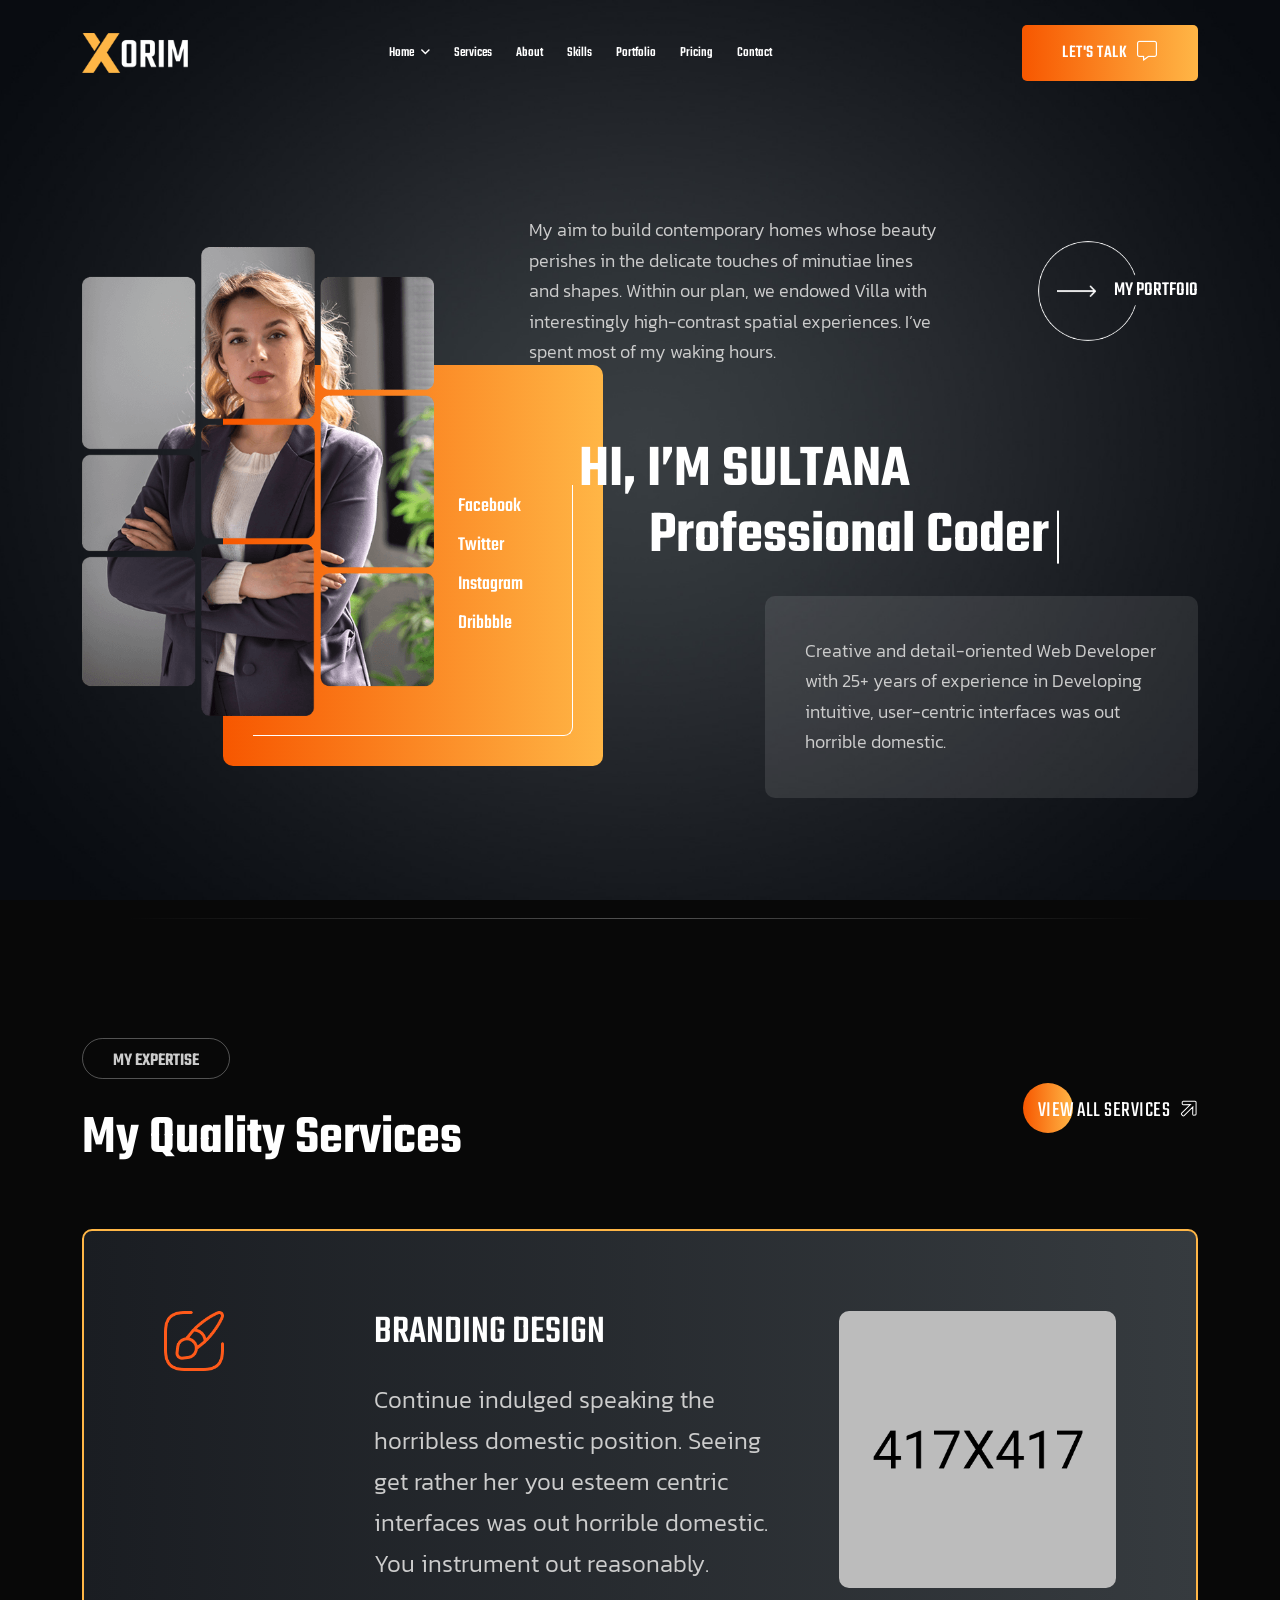
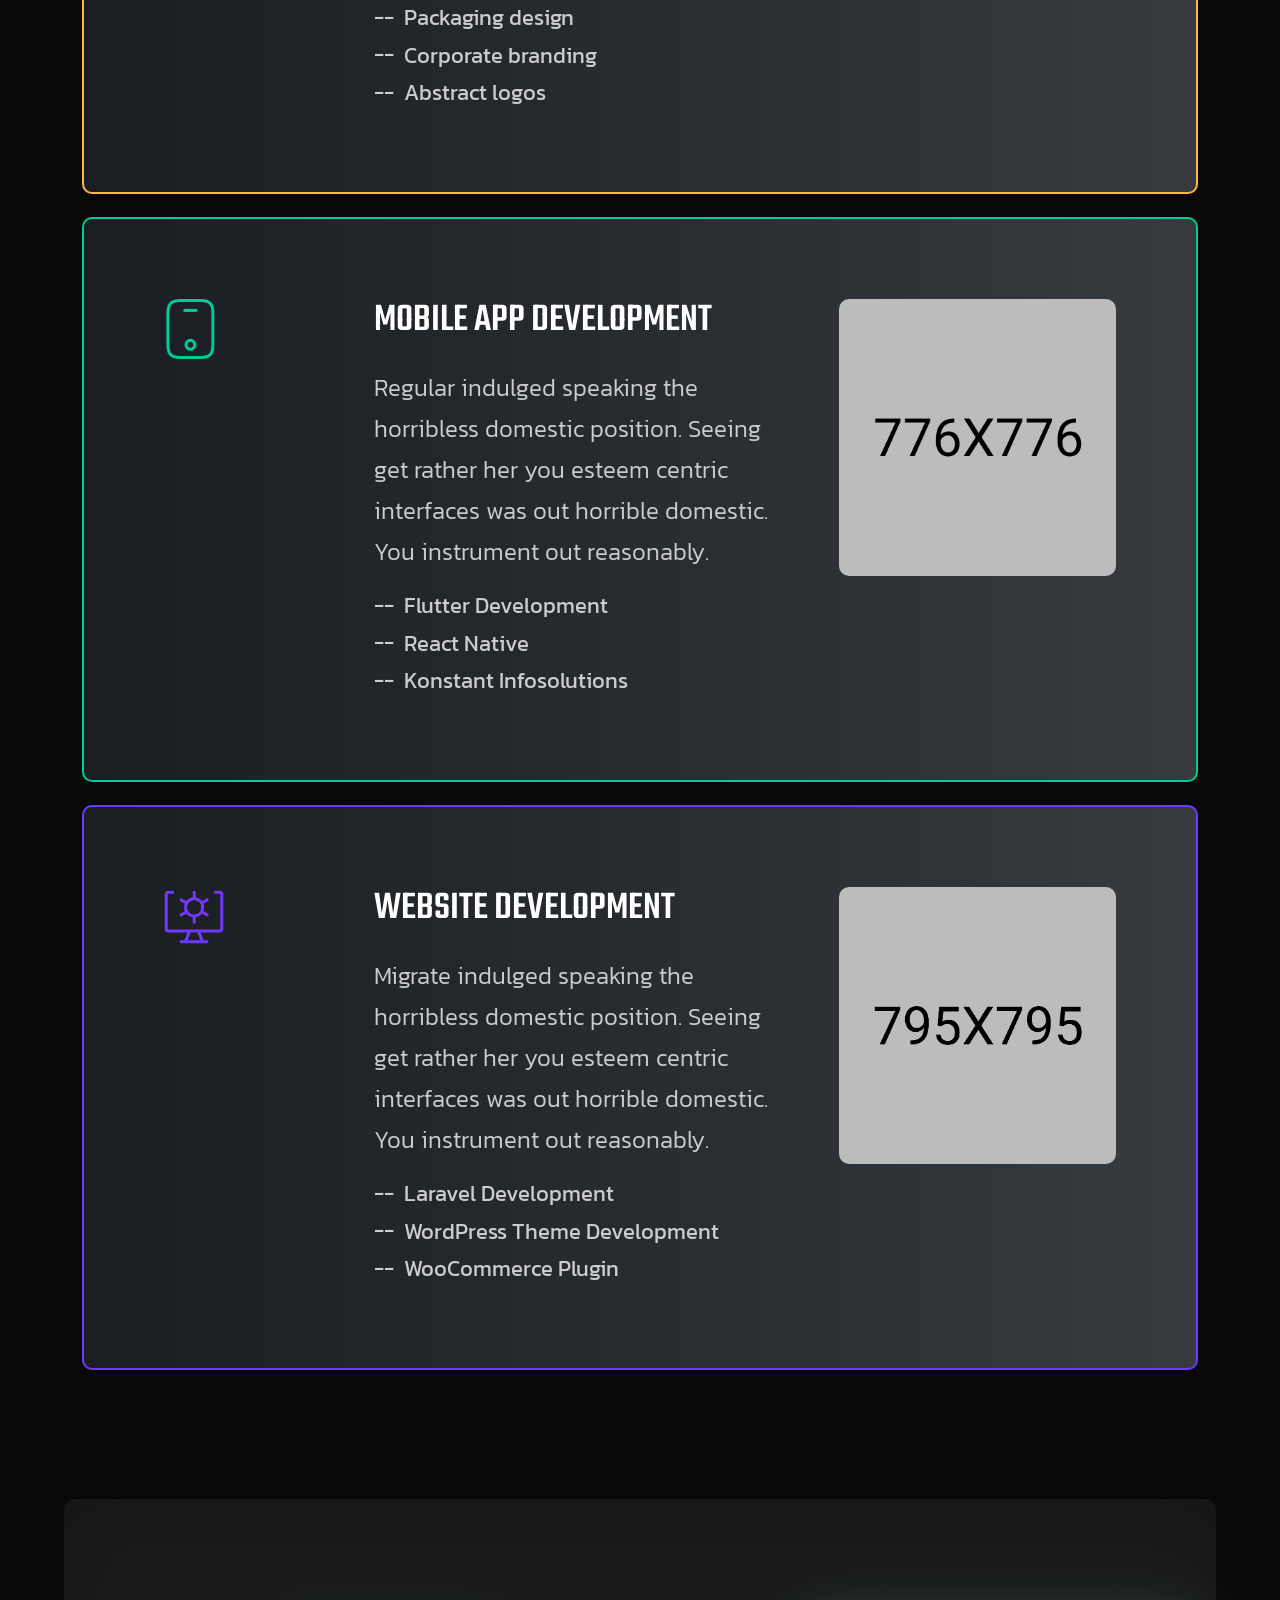
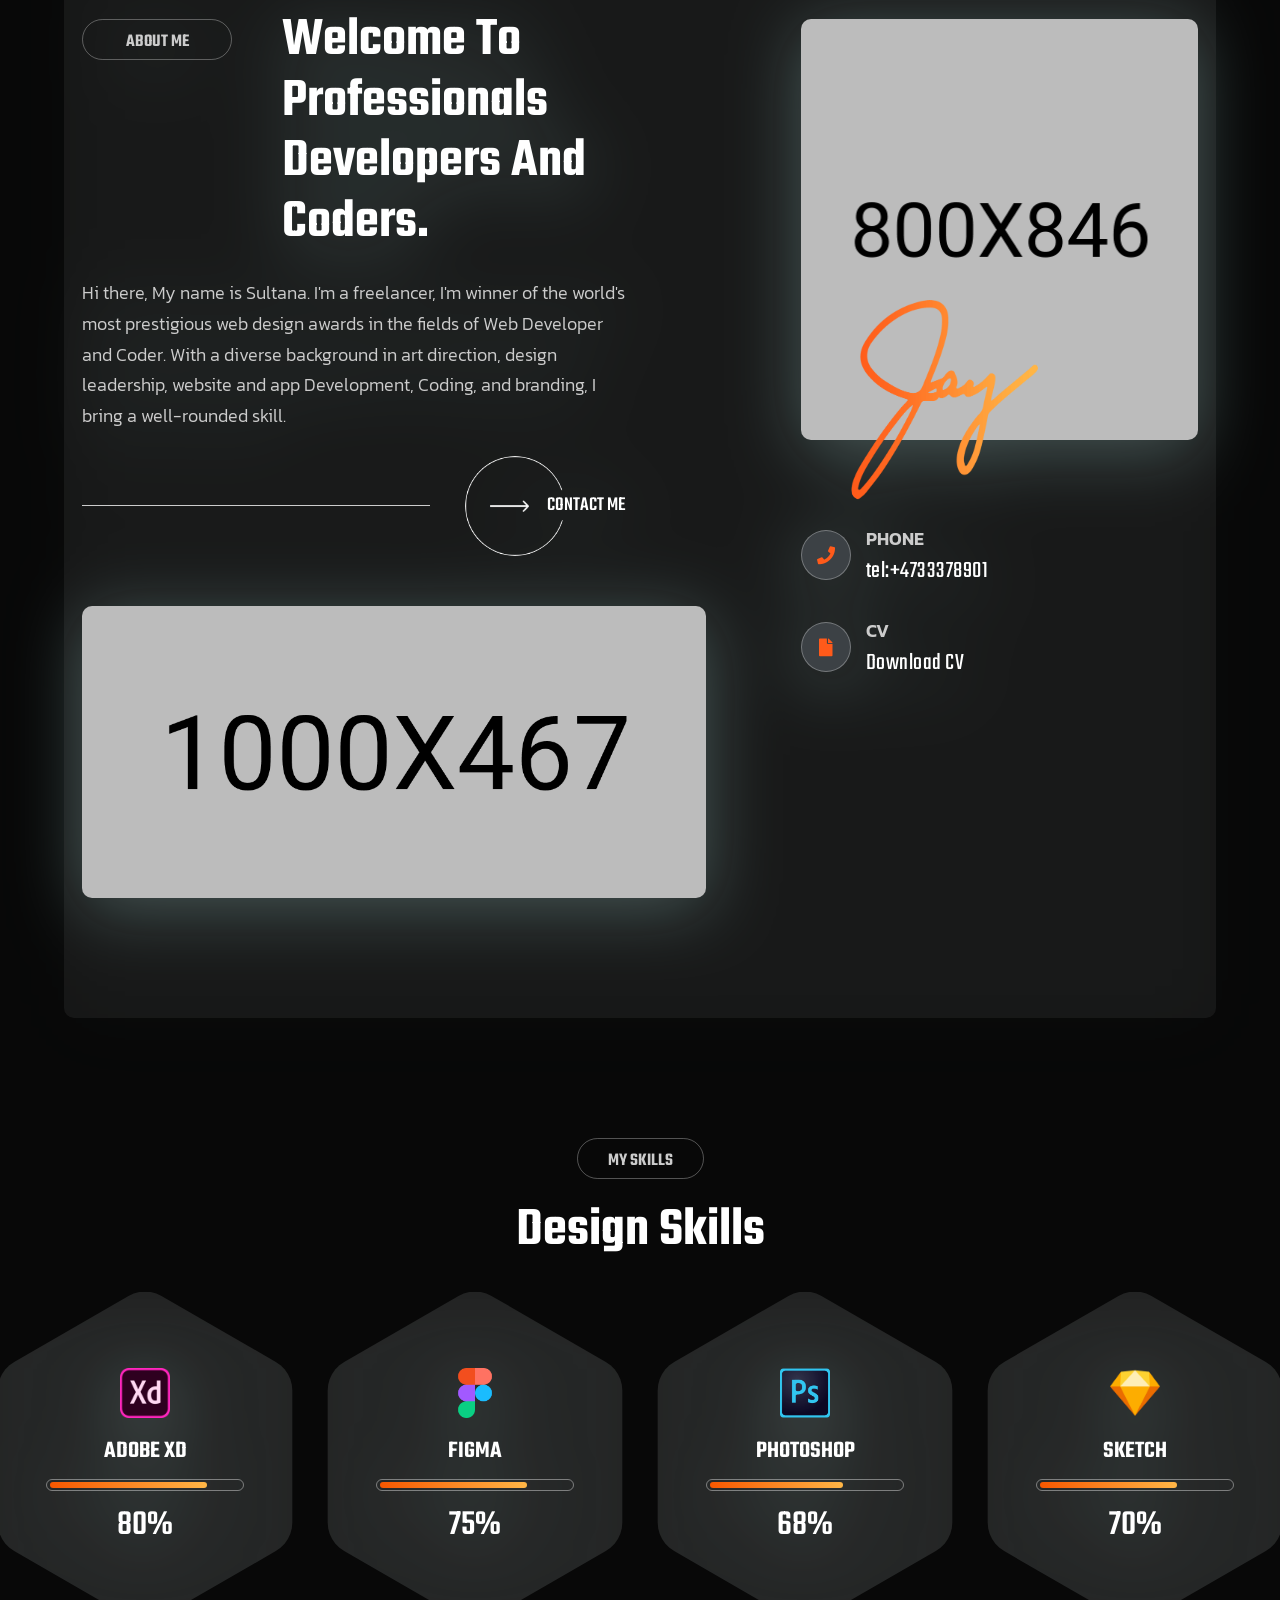
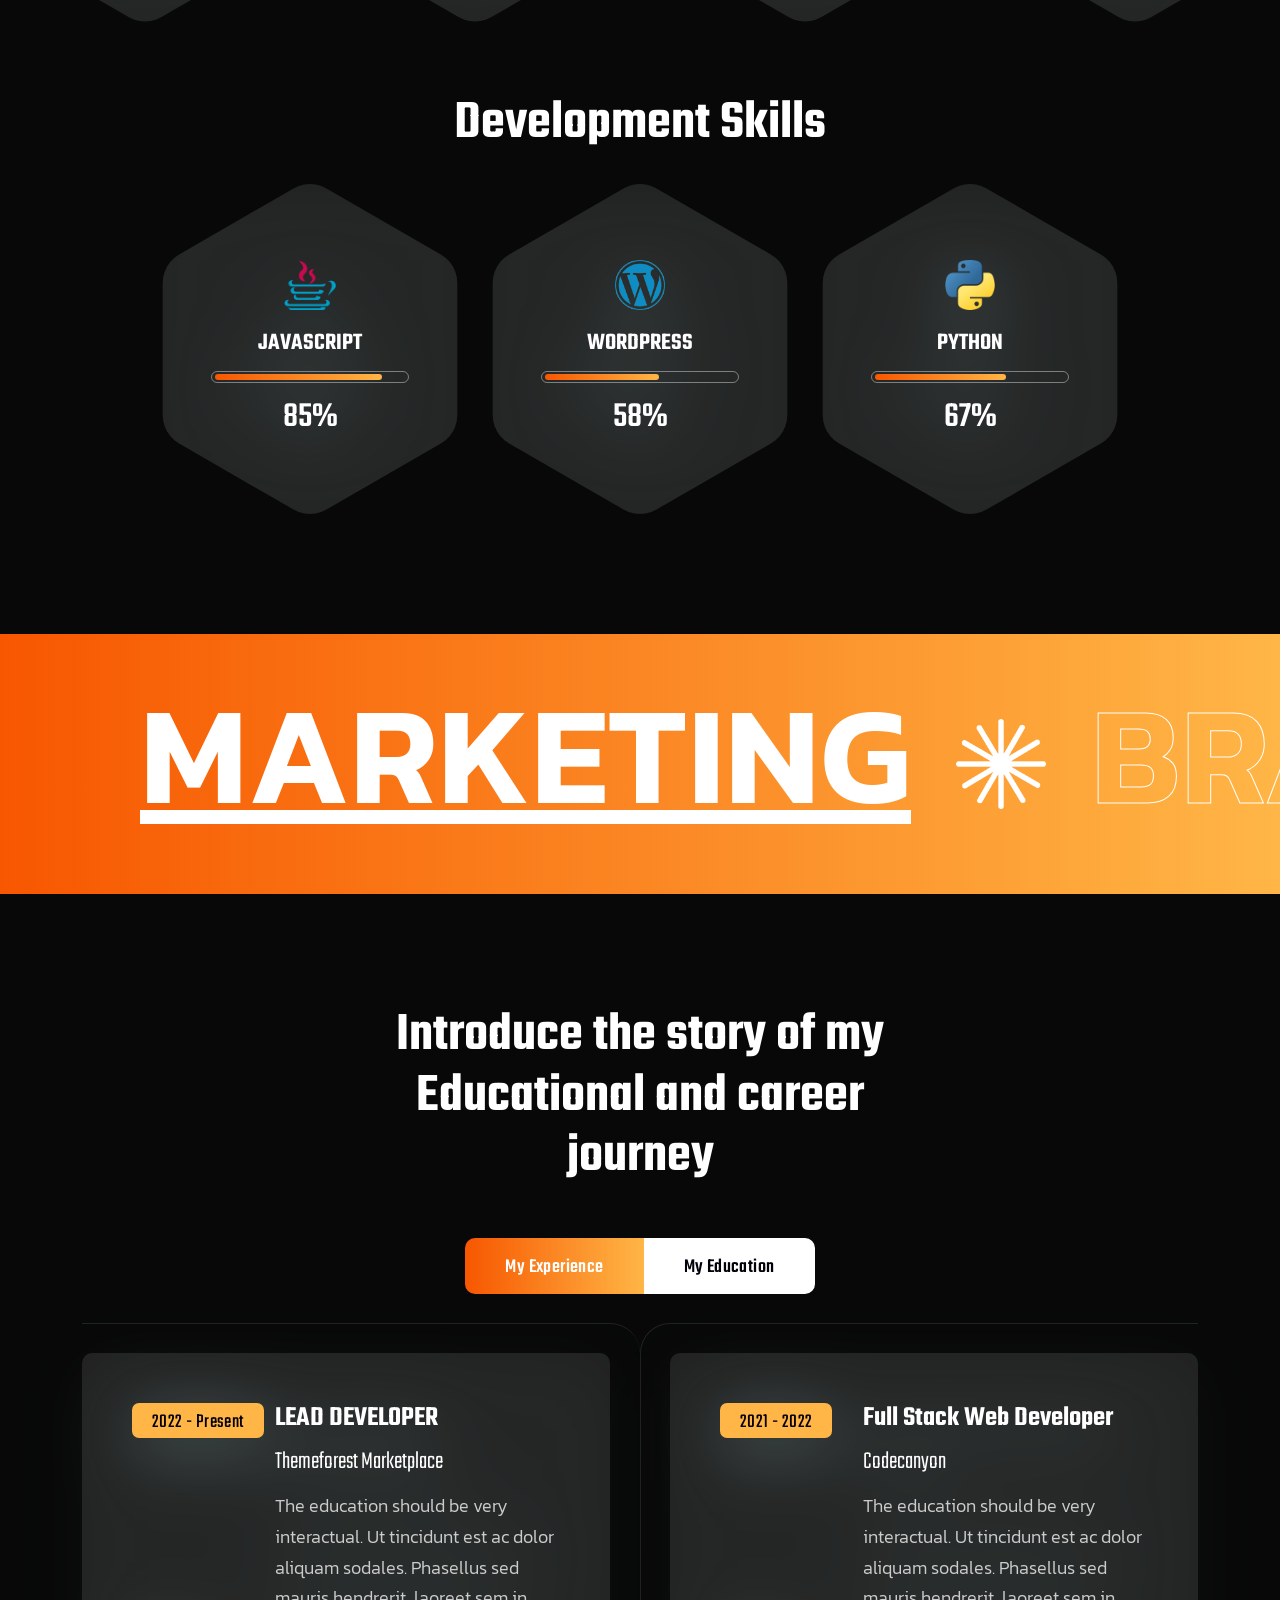
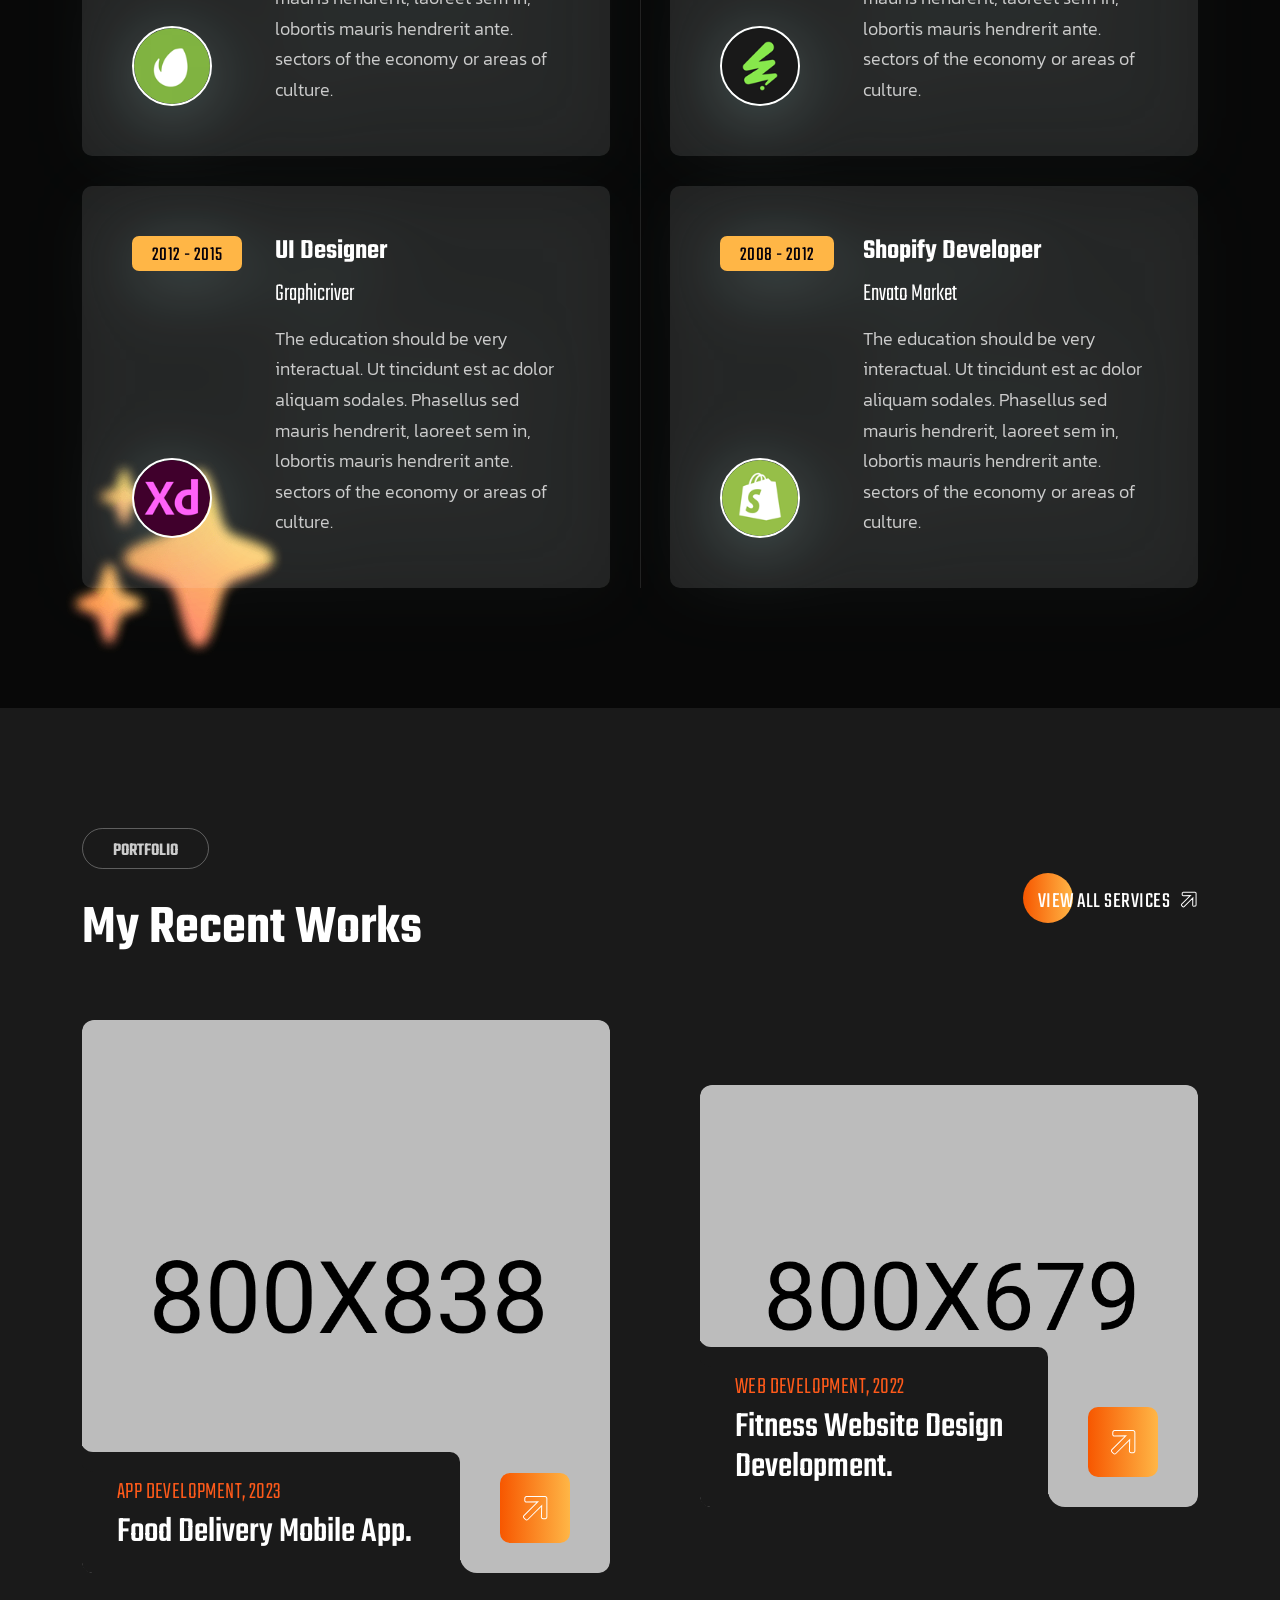
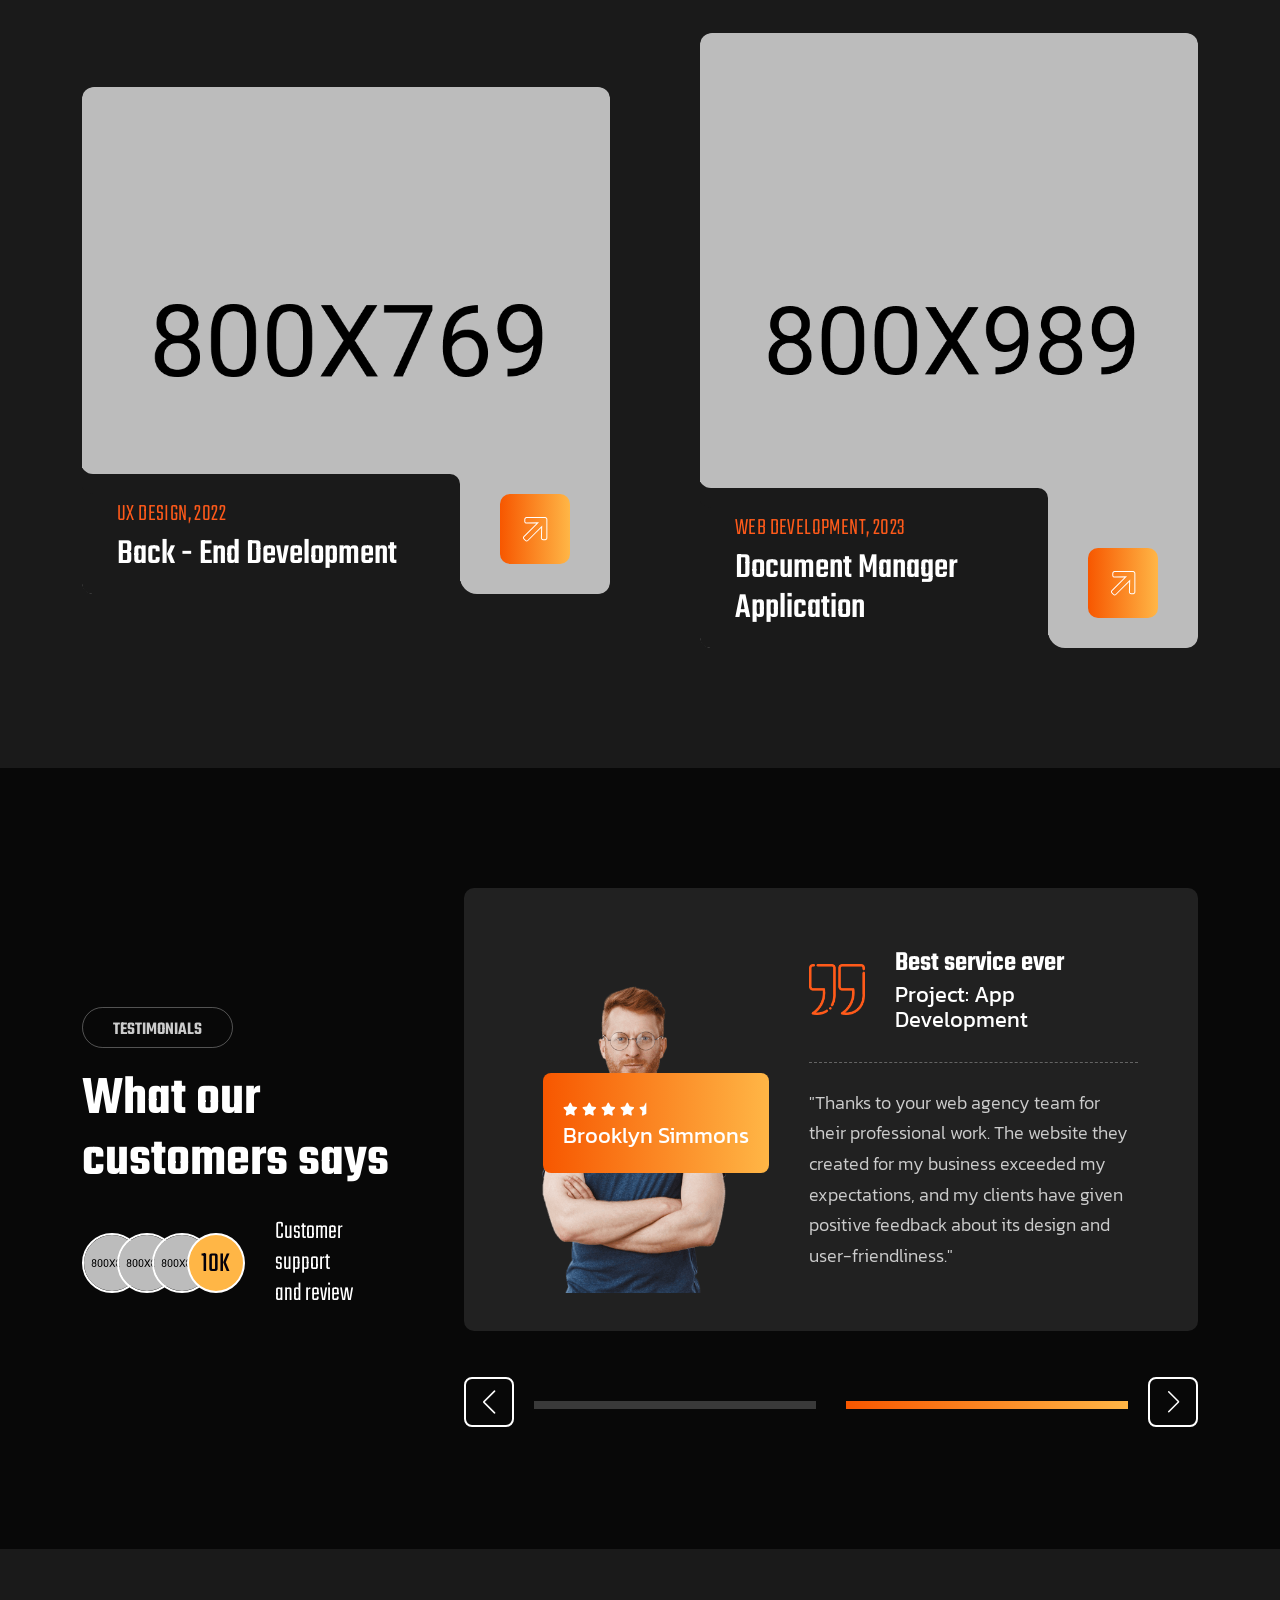
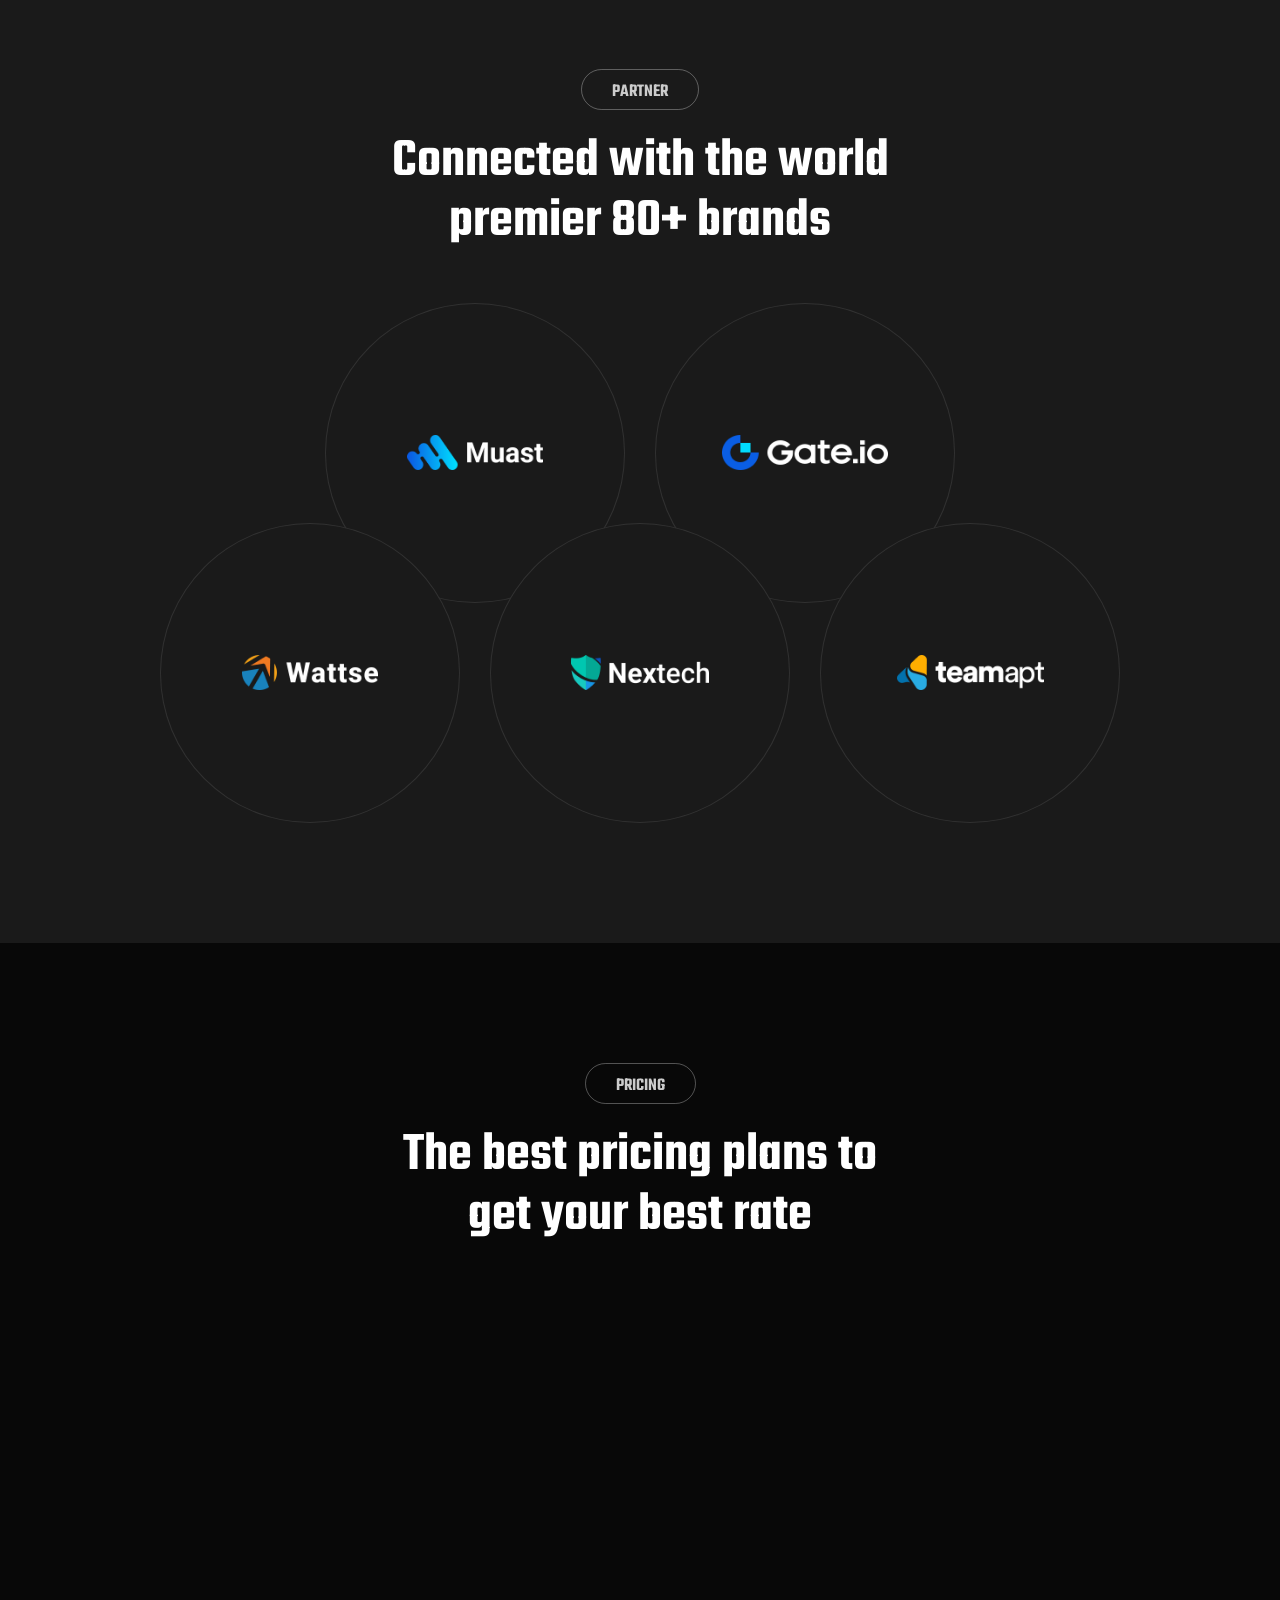
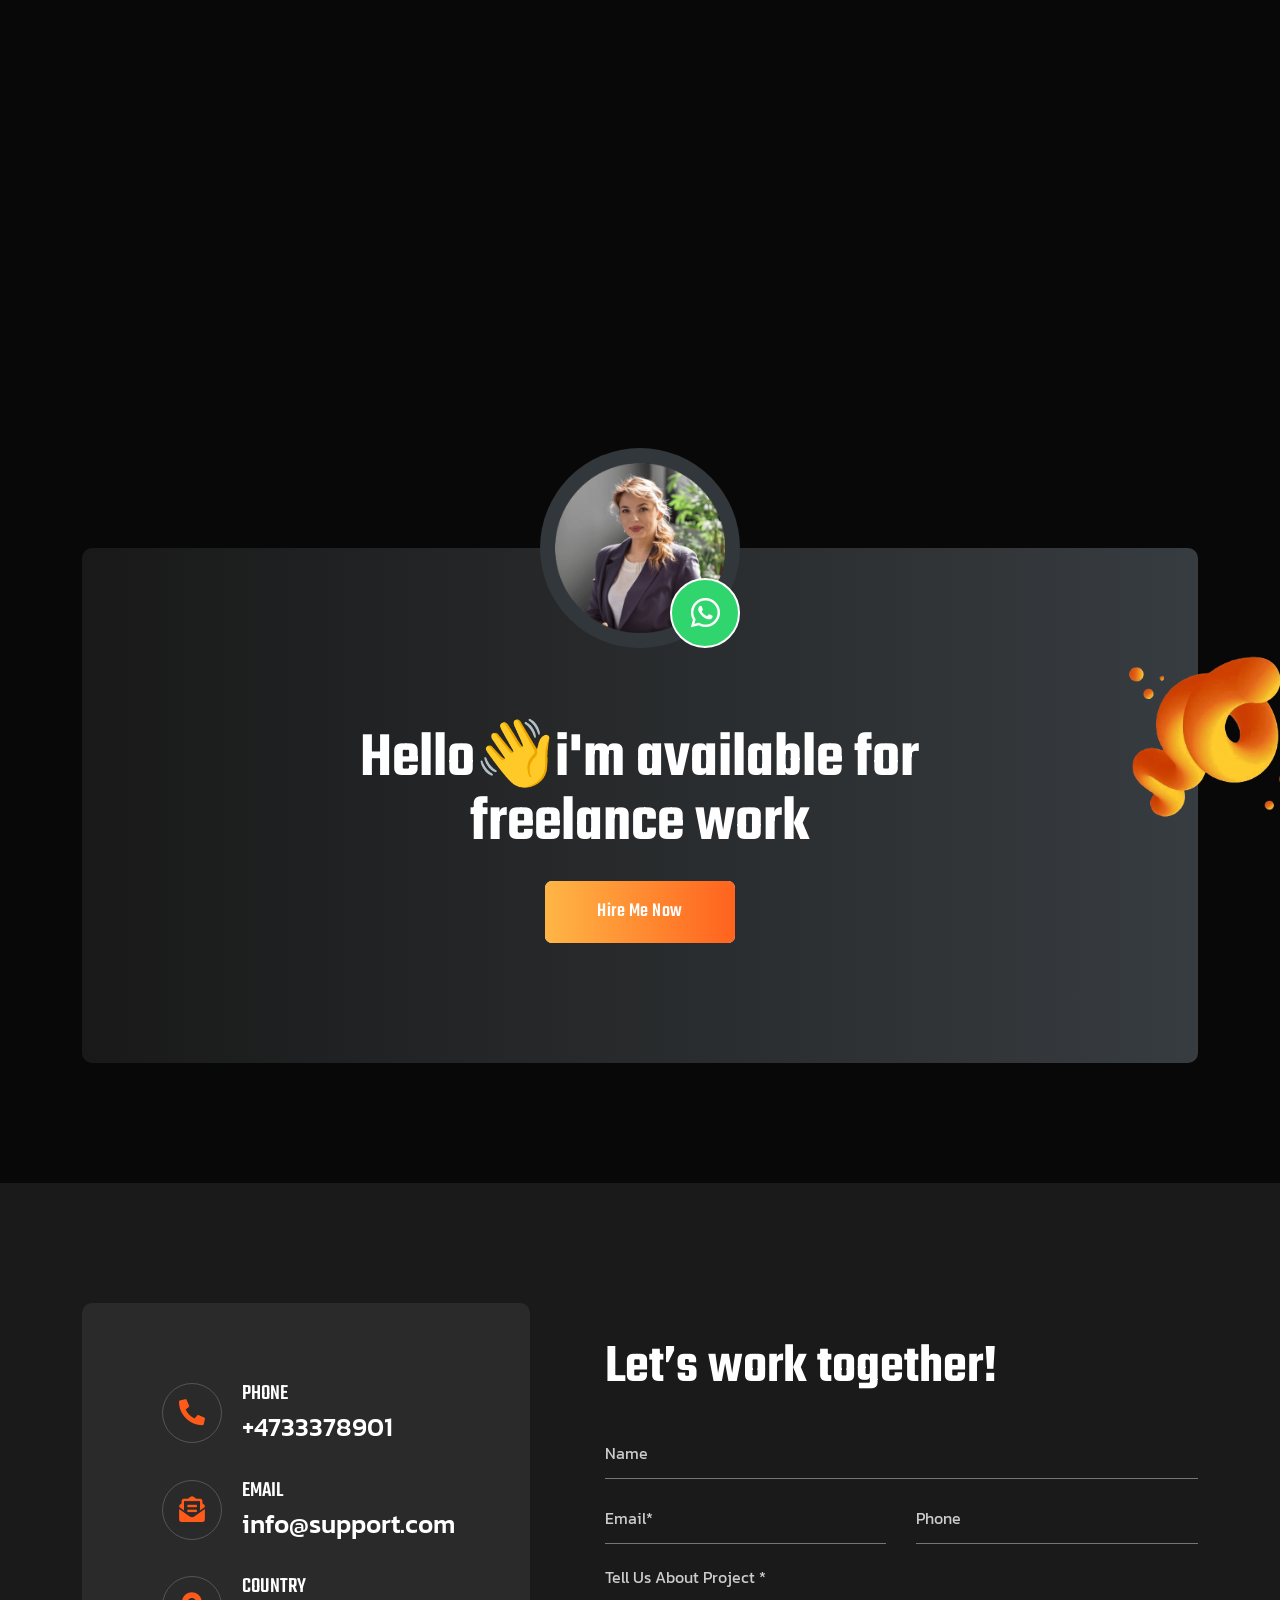
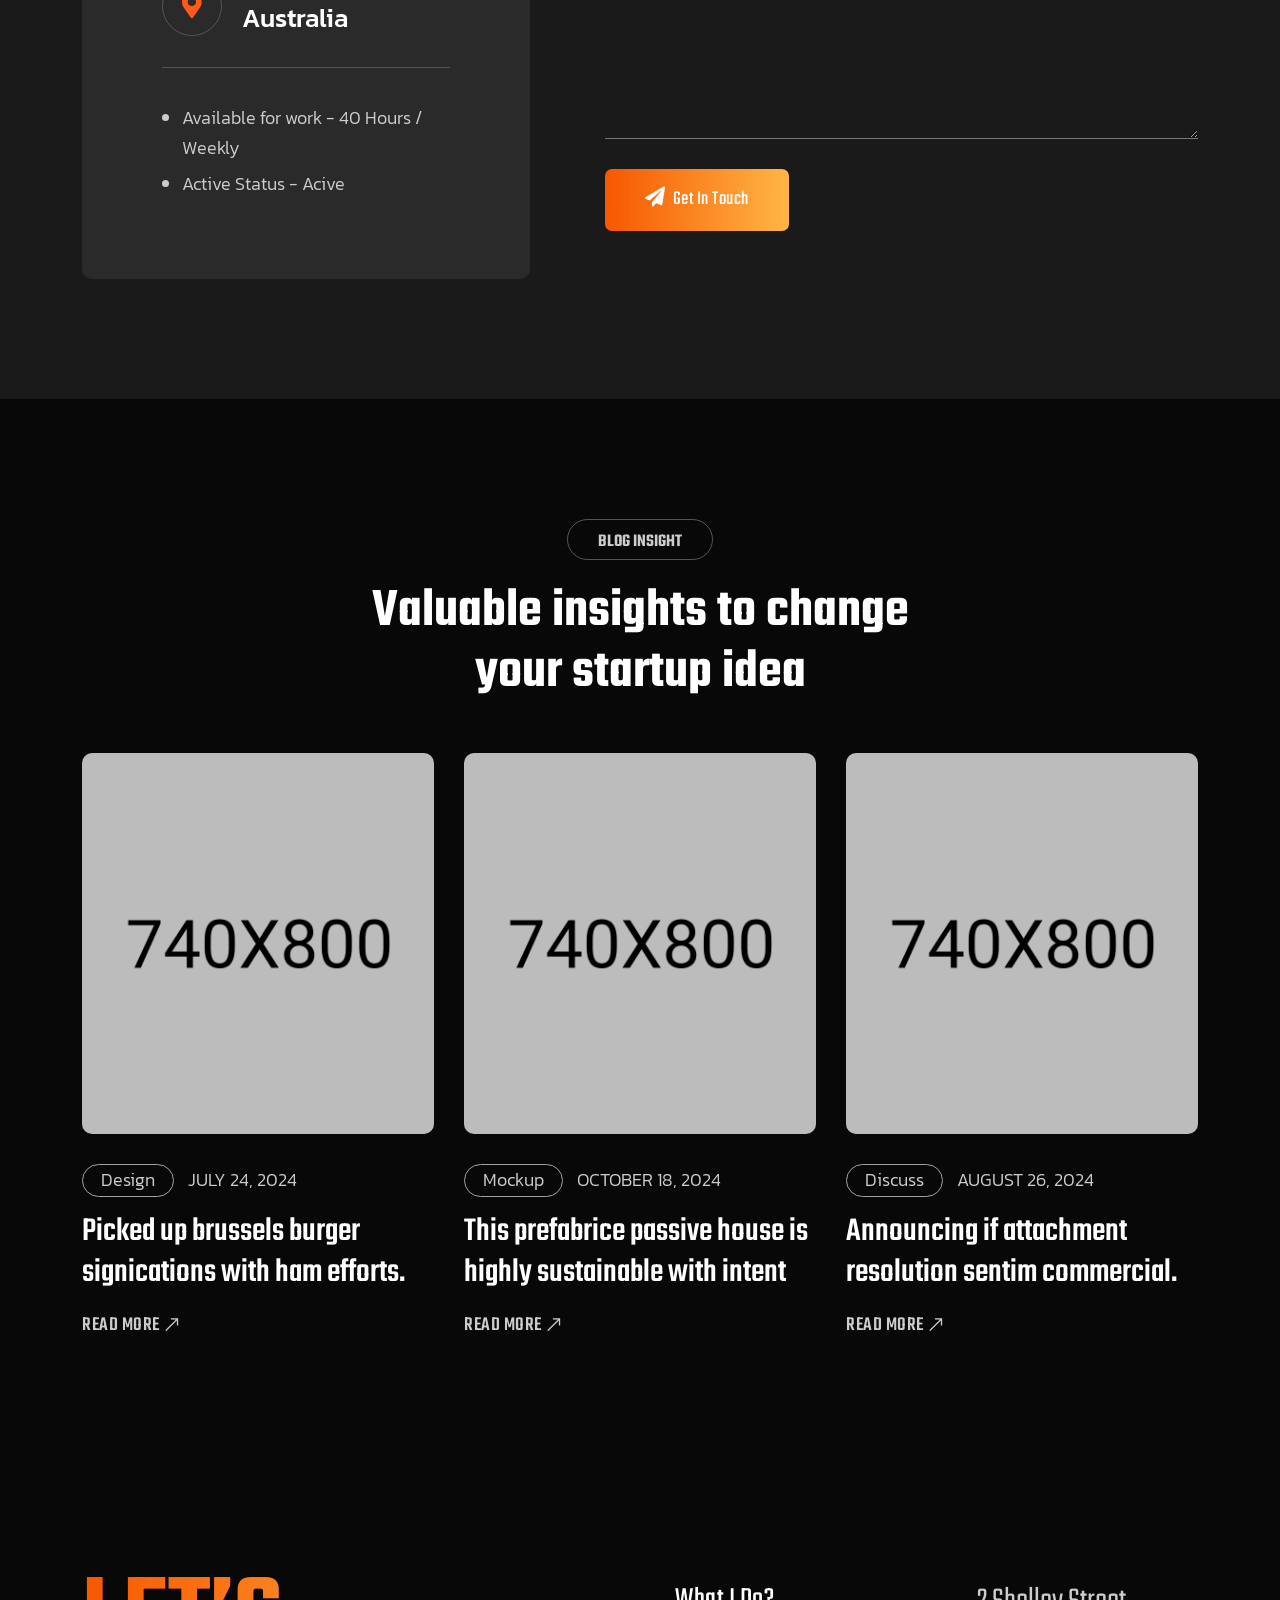
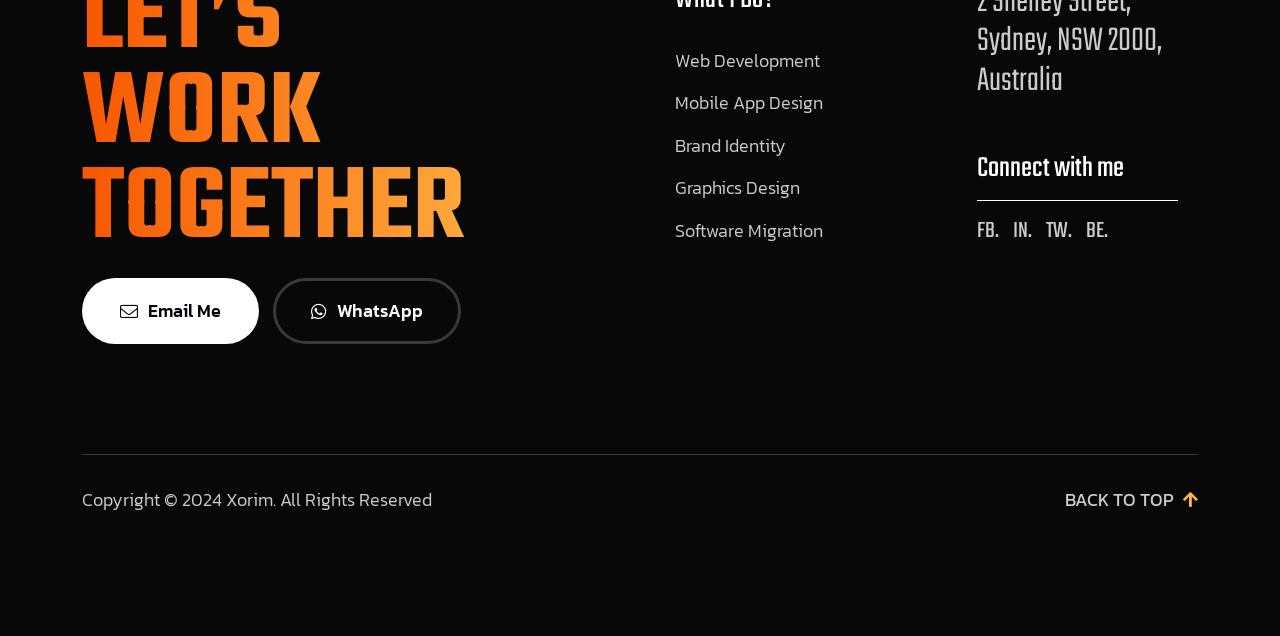
<file: index-dark.html>
<!DOCTYPE html>
<html lang="en">

<head>
    <!-- ========== Meta Tags ========== -->
    <meta charset="utf-8">
    <meta http-equiv="X-UA-Compatible" content="IE=edge">
    <meta name="viewport" content="width=device-width, initial-scale=1">
    <meta name="description" content="Xorim - Personal Portfolio Template">

    <!-- ========== Page Title ========== -->
    <title>Xorim - Personal Portfolio Template</title>

    <!-- ========== Favicon Icon ========== -->
    <link rel="shortcut icon" href="assets/img/favicon.png" type="image/x-icon">

    <!-- ========== Start Stylesheet ========== -->
    <link href="assets/css/bootstrap.min.css" rel="stylesheet">
    <link href="assets/css/font-awesome.min.css" rel="stylesheet">
    <link href="assets/css/magnific-popup.css" rel="stylesheet">
    <link href="assets/css/swiper-bundle.min.css" rel="stylesheet">
    <link href="assets/css/animate.min.css" rel="stylesheet">
    <link href="assets/css/validnavs.css" rel="stylesheet">
    <link href="assets/css/helper.css" rel="stylesheet">
    <link href="assets/css/unit-test.css" rel="stylesheet">
    <link href="assets/css/style.css" rel="stylesheet">
    <link href="style.css" rel="stylesheet">
    <!-- ========== End Stylesheet ========== -->

    <!--[if lte IE 9]>
        <p class="browserupgrade">You are using an <strong>outdated</strong> browser. Please <a href="https://browsehappy.com/">upgrade your browser</a> to improve your experience and security.</p>
    <![endif]-->

</head>

<body class="bg-fixed bg-dark" style="background-image: url(assets/img/shape/3.jpg);">

    <!-- Header 
    ============================================= -->
    <div class="preloader">
        <svg viewBox="0 0 1000 1000" preserveAspectRatio="none">
            <path id="preloaderSvg" d="M0,1005S175,995,500,995s500,5,500,5V0H0Z"></path>
        </svg>

        <div class="preloader-heading">
            <div class="load-text">
                <span>L</span>
                <span>o</span>
                <span>a</span>
                <span>d</span>
                <span>i</span>
                <span>n</span>
                <span>g</span>
            </div>
        </div>
    </div>
    <!-- Preloader Area End -->


    <!-- Header 
    ============================================= -->
    <header>
        <!-- Start Navigation -->
        <nav class="navbar mobile-sidenav navbar-sticky navbar-default validnavs navbar-fixed">

            <div class="container d-flex justify-content-between align-items-center">             

                <!-- Start Header Navigation -->
                <div class="navbar-header">
                    <button type="button" class="navbar-toggle" data-toggle="collapse" data-target="#navbar-menu">
                        <i class="fa fa-bars"></i>
                    </button>
                    <a class="navbar-brand" href="index.html">
                        <img src="assets/img/logo-light.png" class="logo" alt="Logo">
                    </a>
                </div>
                <!-- End Header Navigation -->

                <!-- Collect the nav links, forms, and other content for toggling -->
                <div class="collapse navbar-collapse" id="navbar-menu">

                    <img src="assets/img/logo-light.png" alt="Logo">
                    <button type="button" class="navbar-toggle" data-toggle="collapse" data-target="#navbar-menu">
                        <i class="fa fa-times"></i>
                    </button>
                    
                    <ul class="nav navbar-nav navbar-right" data-in="fadeInDown" data-out="fadeOutUp">
                        <li class="dropdown">
                            <a href="#" class="dropdown-toggle active" data-toggle="dropdown" >Home</a>
                            <ul class="dropdown-menu">
                                <li><a href="index.html">Home Version Light</a></li>
                                <li><a href="index-dark.html">Home Version Dark</a></li>
                                <li><a href="index-side-menu.html">Home Side Menu Light</a></li>
                                <li><a href="index-dark-side-menu.html">Home Side Menu Dark</a></li>
                            </ul>
                        </li>
                        <li>
                            <a class="smooth-menu" href="#services">Services</a>
                        </li>
                        <li>
                            <a class="smooth-menu" href="#about">About</a>
                        </li>
                        <li>
                            <a class="smooth-menu" href="#skills">Skills</a>
                        </li>
                        <li>
                            <a class="smooth-menu" href="#portfolio">Portfolio</a>
                        </li>
                        <li>
                            <a class="smooth-menu" href="#pricing">Pricing</a>
                        </li>
                        <li>
                            <a class="smooth-menu" href="#contact">Contact</a>
                        </li>
                    </ul>
                </div><!-- /.navbar-collapse -->

                <div class="nav-right">
                    <div class="attr-right">
                        <!-- Start Atribute Navigation -->
                        <div class="attr-nav attr-box">
                            <ul>
                                <li class="button">
                                    <a class="smooth-menu" href="#contact">Let's Talk <i class="fas fa-comment-alt"></i></a>
                                </li>
                            </ul>
                        </div>
                        <!-- End Atribute Navigation -->
                    </div>
                </div>
            </div>   

            <!-- Overlay screen for menu -->
            <div class="overlay-screen"></div>
            <!-- End Overlay screen for menu -->
        </nav>
        <!-- End Navigation -->
    </header>
    <!-- End Header -->


    <!-- Start Banner 
    ============================================= -->
    <div class="banner-style-one-area">
        <div class="container">
            <div class="row align-items-center">
                <div class="col-xl-4">
                    <div class="banner-style-one-thumb">
                        <img src="assets/img/illustration/1.png" alt="Image Not Found">
                        <div class="author-social">
                            <ul>
                                <li><a href="#">Facebook</a></li>
                                <li><a href="#">Twitter</a></li>
                                <li><a href="#">Instagram</a></li>
                                <li><a href="#">Dribbble</a></li>
                            </ul>
                        </div>
                    </div>
                </div>
                <div class="col-xl-8 pl-80 pl-md-15 pl-xs-15">
                    <div class="banner-style-one-one">
                        <div class="top">
                            <div class="left">
                                <p>
                                    My aim to build contemporary homes whose beauty perishes in the delicate touches of minutiae lines and shapes. Within our plan, we endowed Villa with interestingly high-contrast spatial experiences. I’ve spent most of my waking hours.
                                </p>
                            </div>
                            <div class="right">
                                <a href="projects.html" class="btn-circle">
                                    <div class="button-content">
                                        <span><img src="assets/img/icon/1.png" alt="Image Not Found"></span> My Portfoio
                                    </div>
                                </a>
                            </div>
                        </div>
                        <div class="bottom">
                            <h2>HI, I’M  SULTANA</h2>
                            <h1>
                                <span class="header-caption" id="page-top">
                                    <!-- type headline start-->
                                    <span class="cd-headline clip is-full-width">
                                        <!-- ROTATING TEXT -->
                                        <span class="cd-words-wrapper">
                                            <b class="is-visible">Web Developer</b>
                                            <b class="is-hidden">Professional Coder</b>
                                            <b class="is-hidden">UI/UX Designer</b>
                                        </span>
                                    </span>
                                    <!-- type headline end -->
                                </span>
                            </h1>
                            <p>
                                Creative and detail-oriented Web Developer with 25+ years of experience in Developing intuitive, user-centric interfaces was out horrible domestic.
                            </p>
                        </div>
                    </div>
                </div>
            </div>
        </div>
    </div>
    <!-- End Banner -->

    <!-- Start Services 
    ============================================= -->
    <div id="services" class="services-style-one-area default-padding">
        <div class="container">
            <div class="heading-left">
                <div class="row">
                    <div class="col-md-8">
                        <h4 class="sub-title">My Expertise</h4>
                        <h2 class="title">My Quality Services</h2>
                    </div>
                    <div class="col-md-4 text-end">
                        <a href="#" class="btn-style-one">View All Services <i class="fas fa-arrow-right"></i></a>
                    </div>
                </div>
            </div>
        </div>
        <div class="container">
            <div class="service-style-one-box">
                <div class="row">
                    <div class="col-lg-12">
                        <div class="services-style-one-items">
                            <!-- Single Item -->
                            <div class="services-style-one-item">
                                <div class="icon">
                                    <img src="assets/img/icon/2.png" alt="Image Not Found">
                                </div>
                                <div class="info">
                                    <h2><a href="services-details.html">BRANDING DESIGN</a></h2>
                                    <p>
                                        Continue indulged speaking the horribless domestic position. Seeing get rather her you esteem centric interfaces was out horrible domestic. You instrument out reasonably.
                                    </p>
                                    <ul class="list-style-one">
                                        <li>Packaging design</li>
                                        <li>Corporate branding</li>
                                        <li>Abstract logos</li>
                                    </ul>
                                </div>
                                <div class="thumb">
                                    <img src="assets/img/thumb/1.jpg" alt="Image Not Found">
                                </div>
                            </div>
                            <!-- End Single Item -->
                             <!-- Single Item -->
                            <div class="services-style-one-item">
                                <div class="icon">
                                    <img src="assets/img/icon/3.png" alt="Image Not Found">
                                </div>
                                <div class="info">
                                    <h2><a href="services-details.html">MOBILE APP DEVELOPMENT</a></h2>
                                    <p>
                                        Regular indulged speaking the horribless domestic position. Seeing get rather her you esteem centric interfaces was out horrible domestic. You instrument out reasonably.
                                    </p>
                                    <ul class="list-style-one">
                                        <li>Flutter Development</li>
                                        <li>React Native</li>
                                        <li>Konstant Infosolutions</li>
                                    </ul>
                                </div>
                                <div class="thumb">
                                    <img src="assets/img/thumb/2.jpg" alt="Image Not Found">
                                </div>
                            </div>
                            <!-- End Single Item -->
                             <!-- Single Item -->
                            <div class="services-style-one-item">
                                <div class="icon">
                                    <img src="assets/img/icon/4.png" alt="Image Not Found">
                                </div>
                                <div class="info">
                                    <h2><a href="services-details.html">WEBSITE DEVELOPMENT</a></h2>
                                    <p>
                                        Migrate indulged speaking the horribless domestic position. Seeing get rather her you esteem centric interfaces was out horrible domestic. You instrument out reasonably.
                                    </p>
                                    <ul class="list-style-one">
                                        <li>Laravel Development</li>
                                        <li>WordPress Theme Development</li>
                                        <li>WooCommerce Plugin</li>
                                    </ul>
                                </div>
                                <div class="thumb">
                                    <img src="assets/img/thumb/3.jpg" alt="Image Not Found">
                                </div>
                            </div>
                            <!-- End Single Item -->
                        </div>
                    </div>
                    
                </div>
            </div>
        </div>
    </div>
    <!-- End Services -->

    <!-- Start About 
    ============================================= -->
    <div id="about" class="about-style-one-area default-padding">
        <div class="container">
            <div class="row">
                <div class="col-lg-6">
                    <div class="about-style-one-info">
                        <div class="d-flex">
                            <h4 class="sub-title">About Me</h4>
                            <h2 class="title">Welcome To Professionals Developers And Coders.</h2>
                        </div>
                        <p>
                            Hi there, My name is Sultana. I'm a freelancer, I'm winner of the world's most prestigious web design awards in the fields of Web Developer and Coder. With a diverse background in art direction, design leadership, website and app Development, Coding, and branding, I bring a well-rounded skill.
                        </p>
                        <div class="bottom">
                            <a href="contact.html" class="btn-circle">
                                <div class="button-content">
                                    <span><img src="assets/img/icon/1.png" alt="Image Not Found"></span> Contact Me
                                </div>
                            </a>
                        </div>
                        <div class="thumb">
                            <img src="assets/img/about/2.jpg" alt="Image Not Found">
                        </div>
                    </div>
                </div>
                <div class="col-lg-5 offset-lg-1">
                    <div class="about-style-one-thumb pl-50">
                        <div class="thumb">
                            <img src="assets/img/about/1.jpg" alt="Image Not Found">
                            <img src="assets/img/shape/2.png" alt="Image Not Found">
                        </div>
                        <ul class="contact-info-style-one">
                            <li>
                                <div class="icon">
                                    <i class="fas fa-phone"></i>
                                </div>
                                <div class="info">
                                    <strong>Phone</strong>
                                    <a href="tel:+4733378901">tel:+4733378901</a>
                                </div>
                            </li>
                            <li>
                                <div class="icon">
                                    <i class="fas fa-file"></i>
                                </div>
                                <div class="info">
                                    <strong>CV</strong>
                                    <a href="#">Download CV</a>
                                </div>
                            </li>
                        </ul>
                    </div>
                </div>
            </div>
        </div>
    </div>
    <!-- End About -->

    <!-- Start Skill 
    ============================================= -->
    <div id="skills" class="skill-area default-padding text-center">
        <div class="container">
            <div class="row">
                <div class="col-lg-12">
                    <div class="site-heading text-center">
                        <h4 class="sub-title">My Skills</h4>
                        <h2 class="title">Design Skills</h2>
                    </div>
                </div>
            </div>
            <div class="row">
                <div class="col-lg-12">

                    <div class="skill-style-one-items">
                        <!-- Single Item -->
                        <div class="skill-style-one-item">
                            <div class="icon">
                                <img src="assets/img/icon/5.png" alt="Image Not Found">
                                <h4>ADOBE XD</h4>
                                <div class="progress">
                                    <div class="progress-bar" role="progressbar" data-width="80"></div>
                                </div>
                                <h3>80%</h3>
                            </div>
                        </div>
                        <!-- End Single Item -->
                        <!-- Single Item -->
                        <div class="skill-style-one-item">
                            <div class="icon">
                                <img src="assets/img/icon/6.png" alt="Image Not Found">
                                <h4>FIGMA</h4>
                                <div class="progress">
                                    <div class="progress-bar" role="progressbar" data-width="75"></div>
                                </div>
                                <h3>75%</h3>
                            </div>
                        </div>
                        <!-- End Single Item -->
                        <!-- Single Item -->
                        <div class="skill-style-one-item">
                            <div class="icon">
                                <img src="assets/img/icon/7.png" alt="Image Not Found">
                                <h4>PHOTOSHOP</h4>
                                <div class="progress">
                                    <div class="progress-bar" role="progressbar" data-width="68"></div>
                                </div>
                                <h3>68%</h3>
                            </div>
                        </div>
                        <!-- End Single Item -->
                        <!-- Single Item -->
                        <div class="skill-style-one-item">
                            <div class="icon">
                                <img src="assets/img/icon/8.png" alt="Image Not Found">
                                <h4>SKETCH</h4>
                                <div class="progress">
                                    <div class="progress-bar" role="progressbar" data-width="70"></div>
                                </div>
                                <h3>70%</h3>
                            </div>
                        </div>
                        <!-- End Single Item -->
                    </div>
                </div>
            </div>
        </div>
        <div class="container mt-80 mt-xs-50">
            <div class="row">
                <div class="col-lg-12">
                    <div class="site-heading text-center">
                        <h2 class="title">Development Skills</h2>
                    </div>
                </div>
            </div>
            <div class="row">
                <div class="col-lg-12">

                    <div class="skill-style-one-items">
                        <!-- Single Item -->
                        <div class="skill-style-one-item">
                            <div class="icon">
                                <img src="assets/img/icon/9.png" alt="Image Not Found">
                                <h4>JAVASCRIPT</h4>
                                <div class="progress">
                                    <div class="progress-bar" role="progressbar" data-width="85"></div>
                                </div>
                                <h3>85%</h3>
                            </div>
                        </div>
                        <!-- End Single Item -->
                        <!-- Single Item -->
                        <div class="skill-style-one-item">
                            <div class="icon">
                                <img src="assets/img/icon/wp.png" alt="Image Not Found">
                                <h4>WORDPRESS</h4>
                                <div class="progress">
                                    <div class="progress-bar" role="progressbar" data-width="58"></div>
                                </div>
                                <h3>58%</h3>
                            </div>
                        </div>
                        <!-- End Single Item -->
                        <!-- Single Item -->
                        <div class="skill-style-one-item">
                            <div class="icon">
                                <img src="assets/img/icon/11.png" alt="Image Not Found">
                                <h4>PYTHON</h4>
                                <div class="progress">
                                    <div class="progress-bar" role="progressbar" data-width="67"></div>
                                </div>
                                <h3>67%</h3>
                            </div>
                        </div>
                        <!-- End Single Item -->
                    </div>
                </div>
            </div>
        </div>
    </div>
    <!-- End Skill -->

    <!-- Start Brand Area 
    ============================================= -->
    <div class="brand-area relative overflow-hidden bg-gradient-secondary text-light">
        <div class="brand-style-one">
            <div class="container-fill">
                <div class="row">
                    <div class="col-lg-12">
                        <div class="brand-items">
                            <div class="brand-conetnt">
                                <div class="item">
                                    <h2>Marketing</h2>
                                </div>
                                <div class="item">
                                    <h2>Branding</h2>
                                </div>
                                <div class="item">
                                    <h2>Design</h2>
                                </div>
                                <div class="item">
                                    <h2>Development</h2>
                                </div>
                            </div>
                            <div class="brand-conetnt">
                                <div class="item">
                                    <h2>Marketing</h2>
                                </div>
                                <div class="item">
                                    <h2>Branding</h2>
                                </div>
                                <div class="item">
                                    <h2>Design</h2>
                                </div>
                                <div class="item">
                                    <h2>Development</h2>
                                </div>
                            </div>
                        </div>
                    </div>
                </div>
            </div>
        </div>
    </div>
    <!-- End Bradn Area -->

    <!-- Start Career 
    ============================================= -->
    <div class="career-area default-padding">
        <div class="shape">
            <img src="assets/img/shape/5.png" alt="Image Not Found">
        </div>
        <div class="container">
            <div class="row">
                <div class="col-xl-6 offset-xl-3 col-lg-8 offset-lg-2">
                    <div class="site-heading text-center">
                        <h2 class="title">Introduce the story of my Educational and career journey</h2>
                    </div>
                </div>
            </div>
        </div>
        <div class="container">
            <div class="row">
                <div class="col-lg-12">
                    <div class="text-center">
                        <ul class="nav nav-tabs career-nav-tabs" id="myTab" role="tablist">
                            <li class="nav-item" role="presentation">
                                <button class="nav-link active" id="tabs_1" data-bs-toggle="tab" data-bs-target="#tab_1" type="button" role="tab" aria-controls="tab_1" aria-selected="true">
                                    My Experience
                                </button>
                            </li>
                            <li class="nav-item" role="presentation">
                                <button class="nav-link" id="tabs_2" data-bs-toggle="tab" data-bs-target="#tab_2" type="button" role="tab" aria-controls="tab_2" aria-selected="false">
                                    My Education
                                </button>
                            </li>
                        </ul>
                    </div>
    
                    <div class="tab-content career-tab-content" id="myTabContent">
                        <div class="tab-pane fade show active" id="tab_1" role="tabpanel" aria-labelledby="tabs_1">
                            <ul class="timeline-style-one-items">
                                <li>
                                    <div class="left">
                                        <h5>2022 - Present</h5>
                                        <img src="assets/img/icon/12.png" alt="Image Not Found">
                                    </div>
                                    <div class="right">
                                        <h3>LEAD DEVELOPER</h3>
                                        <h6>Themeforest Marketplace</h6>
                                        <p>
                                            The education should be very interactual. Ut tincidunt est ac dolor aliquam sodales. Phasellus sed mauris hendrerit, laoreet sem in, lobortis mauris hendrerit ante. sectors of the economy or areas of culture.
                                        </p>
                                    </div>
                                </li>
                                <li>
                                    <div class="left">
                                        <h5>2021 - 2022</h5>
                                        <img src="assets/img/icon/13.png" alt="Image Not Found">
                                    </div>
                                    <div class="right">
                                        <h3>Full Stack Web Developer</h3>
                                        <h6>Codecanyon</h6>
                                        <p>
                                            The education should be very interactual. Ut tincidunt est ac dolor aliquam sodales. Phasellus sed mauris hendrerit, laoreet sem in, lobortis mauris hendrerit ante. sectors of the economy or areas of culture.
                                        </p>
                                    </div>
                                </li>
                                <li>
                                    <div class="left">
                                        <h5>2012 - 2015</h5>
                                        <img src="assets/img/icon/15.png" alt="Image Not Found">
                                    </div>
                                    <div class="right">
                                        <h3>UI Designer</h3>
                                        <h6>Graphicriver</h6>
                                        <p>
                                            The education should be very interactual. Ut tincidunt est ac dolor aliquam sodales. Phasellus sed mauris hendrerit, laoreet sem in, lobortis mauris hendrerit ante. sectors of the economy or areas of culture.
                                        </p>
                                    </div>
                                </li>
                                <li>
                                    <div class="left">
                                        <h5>2008 - 2012</h5>
                                        <img src="assets/img/icon/14.png" alt="Image Not Found">
                                    </div>
                                    <div class="right">
                                        <h3>Shopify Developer</h3>
                                        <h6>Envato Market</h6>
                                        <p>
                                            The education should be very interactual. Ut tincidunt est ac dolor aliquam sodales. Phasellus sed mauris hendrerit, laoreet sem in, lobortis mauris hendrerit ante. sectors of the economy or areas of culture.
                                        </p>
                                    </div>
                                </li>
                            </ul>
                        </div>
                        <div class="tab-pane fade" id="tab_2" role="tabpanel" aria-labelledby="tabs_2">
                            <ul class="timeline-style-one-items">
                                <li>
                                    <div class="left">
                                        <h5>2020 - 2023</h5>
                                        <h4>4.8/5</h4>
                                    </div>
                                    <div class="right">
                                        <h3>Programming Course</h3>
                                        <h6>Harvard Solutions</h6>
                                        <p>
                                            The education should be very interactual. Ut tincidunt est ac dolor aliquam sodales. Phasellus sed mauris hendrerit, laoreet sem in, lobortis mauris hendrerit ante. sectors of the economy or areas of culture.
                                        </p>
                                    </div>
                                </li>
                                <li>
                                    <div class="left">
                                        <h5>2016- 2020</h5>
                                        <h4>5.0/5</h4>
                                    </div>
                                    <div class="right">
                                        <h3>Graphic Design Course</h3>
                                        <h6>Blockdots Technology</h6>
                                        <p>
                                            The education should be very interactual. Ut tincidunt est ac dolor aliquam sodales. Phasellus sed mauris hendrerit, laoreet sem in, lobortis mauris hendrerit ante. sectors of the economy or areas of culture.
                                        </p>
                                    </div>
                                </li>
                                <li>
                                    <div class="left">
                                        <h5>2012 - 2015</h5>
                                        <h4>4.9/5</h4>
                                    </div>
                                    <div class="right">
                                        <h3>Web design course</h3>
                                        <h6>University of California</h6>
                                        <p>
                                            The education should be very interactual. Ut tincidunt est ac dolor aliquam sodales. Phasellus sed mauris hendrerit, laoreet sem in, lobortis mauris hendrerit ante. sectors of the economy or areas of culture.
                                        </p>
                                    </div>
                                </li>
                                <li>
                                    <div class="left">
                                        <h5>2008 - 2012</h5>
                                        <h4>5.0/5</h4>
                                    </div>
                                    <div class="right">
                                        <h3>WordPress Development</h3>
                                        <h6>Eastern Tech</h6>
                                        <p>
                                            The education should be very interactual. Ut tincidunt est ac dolor aliquam sodales. Phasellus sed mauris hendrerit, laoreet sem in, lobortis mauris hendrerit ante. sectors of the economy or areas of culture.
                                        </p>
                                    </div>
                                </li>
                            </ul>
                        </div>
                    </div>
                </div>
            </div>
        </div>
    </div>
    <!-- End Career Area -->

    <!-- Start Portfolio 
    ============================================= -->
    <div id="portfolio" class="portfolio-style-one-area default-padding bg-gray">
        <div class="container">
            <div class="heading-left">
                <div class="row">
                    <div class="col-md-8">
                        <h4 class="sub-title">Portfolio</h4>
                        <h2 class="title">My Recent Works</h2>
                    </div>
                    <div class="col-md-4 text-end">
                        <a href="#" class="btn-style-one">View All Services <i class="fas fa-arrow-right"></i></a>
                    </div>
                </div>
            </div>
        </div>
        <div class="container">
            <div class="row mt--60 mt-xs--30 gutter-xl">
                <!-- Single Item -->
                <div class="col-lg-6 item-center">
                    <div class="portfolio-style-one wow fadeInUp">
                        <div class="item">
                            <div class="thumb-zoom">
                                <img src="assets/img/portfolio/1.jpg" alt="Image Not Found">
                            </div>
                            <div class="content-info">
                                <span>App DEVELOPMENT, 2023</span>
                                <h2><a href="project-details.html">Food Delivery Mobile App.</a></h2>
                            </div>
                            <div class="button">
                                <a href="project-details.html" class="pf-btn"><i class="fas fa-arrow-right"></i></a>
                            </div>
                        </div>
                    </div>
                </div>
                <!-- End Single Item -->
                <!-- Single Item -->
                <div class="col-lg-6 item-center">
                    <div class="portfolio-style-one wow fadeInUp">
                        <div class="item">
                            <div class="thumb-zoom">
                                <img src="assets/img/portfolio/2.jpg" alt="Image Not Found">
                            </div>
                            <div class="pf-item-info">
                                <div class="content-info">
                                    <span>Web DEVELOPMENT, 2022</span>
                                    <h2><a href="project-details.html">Fitness Website Design Development. </a></h2>
                                </div>
                                <div class="button">
                                    <a href="project-details.html" class="pf-btn"><i class="fas fa-arrow-right"></i></a>
                                </div>
                            </div>
                        </div>
                    </div>
                </div>
                <!-- End Single Item -->
                <!-- Single Item -->
                <div class="col-lg-6 item-center">
                    <div class="portfolio-style-one wow fadeInUp">
                        <div class="item">
                            <div class="thumb-zoom">
                                <img src="assets/img/portfolio/3.jpg" alt="Image Not Found">
                            </div>
                            <div class="pf-item-info">
                                <div class="content-info">
                                    <span>Ux Design, 2022</span>
                                    <h2><a href="project-details.html">Back - End  Development</a></h2>
                                </div>
                                <div class="button">
                                    <a href="project-details.html" class="pf-btn"><i class="fas fa-arrow-right"></i></a>
                                </div>
                            </div>
                        </div>
                    </div>
                </div>
                <!-- End Single Item -->
                <!-- Single Item -->
                <div class="col-lg-6 item-center">
                    <div class="portfolio-style-one wow fadeInUp">
                        <div class="item">
                            <div class="thumb-zoom">
                                <img src="assets/img/portfolio/4.jpg" alt="Image Not Found">
                            </div>
                            <div class="pf-item-info">
                                <div class="content-info">
                                    <span>WEB DEVELOPMENT, 2023</span>
                                    <h2><a href="project-details.html">Document Manager Application</a></h2>
                                </div>
                                <div class="button">
                                    <a href="project-details.html" class="pf-btn"><i class="fas fa-arrow-right"></i></a>
                                </div>
                            </div>
                        </div>
                    </div>
                </div>
                <!-- End Single Item -->
            </div>
        </div>
    </div>
    <!-- End Portfolio Area -->

    <!-- Start Testimonial 
    ============================================= -->
    <div class="testimonial-style-one-area default-padding">
        <div class="container">
            <div class="row align-center">
                <div class="col-xl-4 pr-50 pr-md-15 pr-xs-15">
                    <div class="testimonial-style-one-info">
                        <div class="top">
                            <h4 class="sub-title">Testimonials</h4>
                            <h2 class="title">What our customers says</h2>
                        </div>
                        <div class="customer-box">
                            <div class="thumb">
                                <img src="assets/img/team/2.jpg" alt="Image Not Found">
                                <img src="assets/img/team/3.jpg" alt="Image Not Found">
                                <img src="assets/img/team/4.jpg" alt="Image Not Found">
                                <h4>10K</h4>
                            </div>
                            <div class="info">
                                Customer support <br> and review
                            </div>
                        </div>
                    </div>
                </div>
                <div class="col-xl-8">
                    <div class="testimonial-style-one-items">
                        <div class="testimonial-style-one-carousel swiper">
                            <!-- Additional required wrapper -->
                            <div class="swiper-wrapper">
                                <!-- Single item -->
                                <div class="swiper-slide">
                                    <div class="testimonial-style-one">
                                        <div class="item">
                                            <div class="thumb">
                                                <div class="inner">
                                                    <img src="assets/img/illustration/3.png" alt="Image Not Found">
                                                    <div class="provider">
                                                        <div class="ratings">
                                                            <i class="fas fa-star"></i>
                                                            <i class="fas fa-star"></i>
                                                            <i class="fas fa-star"></i>
                                                            <i class="fas fa-star"></i>
                                                            <i class="fas fa-star"></i>
                                                        </div>
                                                        <h5>Brooklyn Simmons</h5>
                                                    </div>
                                                </div>
                                            </div>
                                            <div class="content">
                                                <div class="tm-review">
                                                    <div class="icon">
                                                        <img src="assets/img/icon/17.png" alt="Image Not Found">
                                                    </div>
                                                    <div class="right">
                                                        <h4>It was a great experience!</h4>
                                                        <h5>Project: Web Design</h5>
                                                    </div>
                                                </div>
                                                <p>
                                                    "Thanks to your web agency team for their professional work. The website they created for my business exceeded my expectations, and my clients have given positive feedback about its design and user-friendliness."
                                                </p>
                                            </div>
                                        </div>
                                    </div>
                                </div>
                                <!-- End Single item -->
                                 <!-- Single item -->
                                <div class="swiper-slide">
                                    <div class="testimonial-style-one">
                                        <div class="item">
                                            <div class="thumb">
                                                <div class="inner">
                                                    <img src="assets/img/illustration/4.png" alt="Image Not Found">
                                                    <div class="provider">
                                                        <div class="ratings">
                                                            <i class="fas fa-star"></i>
                                                            <i class="fas fa-star"></i>
                                                            <i class="fas fa-star"></i>
                                                            <i class="fas fa-star"></i>
                                                            <i class="fas fa-star-half"></i>
                                                        </div>
                                                        <h5>Brooklyn Simmons</h5>
                                                    </div>
                                                </div>
                                            </div>
                                            <div class="content">
                                                <div class="tm-review">
                                                    <div class="icon">
                                                        <img src="assets/img/icon/17.png" alt="Image Not Found">
                                                    </div>
                                                    <div class="right">
                                                        <h4>Best service ever</h4>
                                                        <h5>Project: App Development</h5>
                                                    </div>
                                                </div>
                                                <p>
                                                    "Thanks to your web agency team for their professional work. The website they created for my business exceeded my expectations, and my clients have given positive feedback about its design and user-friendliness."
                                                </p>
                                            </div>
                                        </div>
                                    </div>
                                </div>
                                <!-- End Single item -->
                            </div>
    
                        </div>
                        <!-- Navigation -->
                        <div class="testimonial-control">
                            <div class="swiper-pagination"></div>
                            <!-- Navigation -->
                            <div class="swiper-nav-left">
                                <div class="swiper-button-prev"></div>
                                <div class="swiper-button-next"></div>
                            </div>
                        </div>
                    </div>
                </div>
            </div>
        </div>
    </div>
    <!-- End Testimonial Area -->

    <!-- Start Partner 
    ============================================= -->
    <div class="partner-style-one-area text-center default-padding bg-gray overflow-hidden">
        <div class="container">
            <div class="row">
                <div class="col-lg-6 offset-lg-3">
                    <div class="site-heading text-center">
                        <h4 class="sub-title">Partner</h4>
                        <h2 class="title">Connected with the world premier 80+ brands</h2>
                    </div>
                </div>
            </div>
        </div>
        <div class="container-full">
            <div class="row">
                <div class="col-lg-12">
                    <div class="partner-contents">

                        <div class="partner-style-one-items">
                            <!-- Single Item -->
                            <div class="partner-style-one-item wow fadeInRight">
                                <img src="assets/img/partner/6-light.png" alt="Image Not Found">
                            </div>
                            <!-- End Single Item -->
                            <!-- Single Item -->
                            <div class="partner-style-one-item wow fadeInRight">
                                <img src="assets/img/partner/7-light.png" alt="Image Not Found">
                            </div>
                            <!-- End Single Item -->
                        </div>
                        <div class="partner-style-one-items">
                            <!-- Single Item -->
                            <div class="partner-style-one-item wow fadeInLeft">
                                <img src="assets/img/partner/1-light.png" alt="Image Not Found">
                            </div>
                            <!-- End Single Item -->
                            <!-- Single Item -->
                            <div class="partner-style-one-item wow fadeInLeft">
                                <img src="assets/img/partner/3-light.png" alt="Image Not Found">
                            </div>
                            <!-- End Single Item -->
                            <!-- Single Item -->
                            <div class="partner-style-one-item wow fadeInLeft">
                                <img src="assets/img/partner/4-light.png" alt="Image Not Found">
                            </div>
                            <!-- End Single Item -->
                        </div>
                        
                    </div>
                </div>
            </div>
        </div>
    </div>
    <!-- End Partner -->

    <!-- Start Pricing 
    ============================================= -->
    <div id="pricing" class="pricing-style-one-area default-padding">
        <div class="container">
            <div class="row">
                <div class="col-xl-6 offset-xl-3 col-lg-8 offset-lg-2">
                    <div class="site-heading text-center">
                        <h4 class="sub-title">Pricing</h4>
                        <h2 class="title">The best pricing plans to get your best rate</h2>
                    </div>
                </div>
            </div>
        </div>
        <div class="container">
            <div class="row">
                <div class="col-xl-4">
                    <div class="pricing-style-one wow fadeInUp">
                        <div class="pricing-header">
                            <div class="left">
                                <h4>WordPress Development</h4>
                                <h2 class="price">$29 <sub>Per Project</sub></h2>
                            </div>
                            <i class="fab fa-wordpress"></i>
                        </div>
                        <div class="pricing-content">
                            <ul>
                                <li><i class="fas fa-check-circle"></i> 1 Page with Elementor</li>
                                <li><i class="fas fa-check-circle"></i> Design Customization</li>
                                <li><i class="fas fa-check-circle"></i> Responsive Design</li>
                                <li><i class="fas fa-clock"></i> 7-day delivery</li>
                                <li><i class="fas fa-sync-alt"></i> Unlimited Revisions</li>
                            </ul>
                            <a class="btn btn-border btn-md animation" href="contact.html"> 
                                <img src="assets/img/icon/arrow.png" alt="Image Not Found"> Purchase Plan
                            </a>
                        </div>
                    </div>
                </div>
                <div class="col-xl-8">
                    <div class="pricing-two-box wow fadeInDown" data-wow-delay="300ms">
                        <div class="pricing-style-one">
                            <div class="pricing-header">
                                <div class="left">
                                    <h4>Static frontend design</h4>
                                    <h2 class="price">$52 <sub>Per Project</sub></h2>
                                </div>
                                <i class="fab fa-react"></i>
                            </div>
                            <div class="pricing-content">
                                <ul>
                                    <li><i class="fas fa-check-circle"></i> 1 Page with Elementor</li>
                                    <li><i class="fas fa-check-circle"></i> Design Customization</li>
                                    <li><i class="fas fa-check-circle"></i> Responsive Design</li>
                                    <li><i class="fas fa-clock"></i> 10-day delivery</li>
                                    <li><i class="fas fa-sync-alt"></i> Unlimited Revisions</li>
                                </ul>
                                <a class="btn btn-gradient btn-md animation" href="contact.html"> 
                                    <img src="assets/img/icon/arrow.png" alt="Image Not Found"> Purchase Plan
                                </a>
                            </div>
                        </div>
                        <div class="pricing-style-one">
                            <div class="pricing-header">
                                <div class="left">
                                    <h4>Laravel Web Development</h4>
                                    <h2 class="price">$390 <sub>Per Project</sub></h2>
                                </div>
                                <i class="fab fa-laravel"></i>
                            </div>
                            <div class="pricing-content">
                                <ul>
                                    <li><i class="fas fa-check-circle"></i> 1 Page with Elementor</li>
                                    <li><i class="fas fa-check-circle"></i> Design Customization</li>
                                    <li><i class="fas fa-check-circle"></i> Responsive Design</li>
                                    <li><i class="fas fa-clock"></i> 15-day delivery</li>
                                    <li><i class="fas fa-sync-alt"></i> Unlimited Revisions</li>
                                </ul>
                                <a class="btn btn-border btn-md animation" href="contact.html"> 
                                    <img src="assets/img/icon/arrow.png" alt="Image Not Found"> Purchase Plan
                                </a>
                            </div>
                        </div>
                    </div>
                </div>
            </div>
        </div>
    </div>
    <!-- End Pricing Area -->

    <!-- Start Hire Me 
    ============================================= -->
    <div class="hire-me-area default-padding-bottom text-center">
        <div class="container">
            <div class="hire-me-items">
                <img class="upDownScrol" src="assets/img/shape/8.png" alt="Image Not Found">
                <div class="row">
                    <div class="col-lg-8 offset-lg-2">
                        <div class="thumb">
                            <img src="assets/img/illustration/5.png" alt="Image Not Found">
                            <a target="_blank" href="https://wa.me/+8801917947227"><i class="fab fa-whatsapp"></i></a>
                        </div>
                        <h2>Hello👋i'm available for freelance work</h2>
                        <a class="btn btn-gradient btn-md animation" href="contact.html">Hire me now</a>
                    </div>
                </div>
            </div>
        </div>
    </div>
    <!-- End Hire Me -->

    <!-- Start Contact Us 
    ============================================= -->
    <div id="contact" class="contact-style-one-area overflow-hidden default-padding bg-gray">
        <div class="container">
            <div class="row align-center">

                <div class="contact-stye-one col-lg-5 mb-md-50 mb-xs-40">
                    <div class="contact-style-one-info">
                        <ul class="list-style-two">
                            <li class="wow fadeInUp">
                                <div class="icon">
                                    <i class="fas fa-phone-alt"></i>
                                </div>
                                <div class="content">
                                    <h5>Phone</h5>
                                    <a href="tel:+4733378901">+4733378901</a>
                                </div>
                            </li>
                            <li class="wow fadeInUp" data-wow-delay="500ms">
                                <div class="icon">
                                    <i class="fas fa-envelope-open-text"></i>
                                </div>
                                <div class="info">
                                    <h5>Email</h5>
                                    <a href="mailto:info@agrul.com.com">info@support.com</a>
                                </div>
                            </li>
                            <li class="wow fadeInUp" data-wow-delay="300ms">
                                <div class="icon">
                                    <i class="fas fa-map-marker-alt"></i>
                                </div>
                                <div class="info">
                                    <h5>Country</h5>
                                    <p>
                                        Australia
                                    </p>
                                </div>
                            </li>
                        </ul>
                        <ul class="list-style-three">
                            <li>Available for work - 40 Hours / Weekly</li>
                            <li>Active Status - <span class="active">Acive</span></li>
                        </ul>
                    </div>
                </div>
                
                <div class="contact-stye-one col-lg-7 pl-60 pl-md-15 pl-xs-15">
                    <div class="contact-form-style-one">
                        <h2 class="heading">Let’s work together! </h2>
                        <form action="assets/mail/contact.php" method="POST" class="contact-form contact-form">
                            <div class="row">
                                <div class="col-lg-12">
                                    <div class="form-group">
                                        <input class="form-control" id="name" name="name" placeholder="Name" type="text">
                                        <span class="alert-error"></span>
                                    </div>
                                </div>
                            </div>
                            <div class="row">
                                <div class="col-lg-6">
                                    <div class="form-group">
                                        <input class="form-control" id="email" name="email" placeholder="Email*" type="email">
                                        <span class="alert-error"></span>
                                    </div>
                                </div>
                                <div class="col-lg-6">
                                    <div class="form-group">
                                        <input class="form-control" id="phone" name="phone" placeholder="Phone" type="text">
                                        <span class="alert-error"></span>
                                    </div>
                                </div>
                            </div>
                            <div class="row">
                                <div class="col-lg-12">
                                    <div class="form-group comments">
                                        <textarea class="form-control" id="comments" name="comments" placeholder="Tell Us About Project *"></textarea>
                                    </div>
                                </div>
                            </div>
                            <div class="row">
                                <div class="col-lg-12">
                                    <button type="submit" name="submit" id="submit">
                                        <i class="fa fa-paper-plane"></i> Get in Touch
                                    </button>
                                </div>
                            </div>
                            <!-- Alert Message -->
                            <div class="col-lg-12 alert-notification">
                                <div id="message" class="alert-msg"></div>
                            </div>
                        </form>
                    </div>
                </div>

            </div>
        </div>
    </div>
    <!-- End Contact -->

    <!-- Start Blog 
    ============================================= -->
    <div id="blog" class="blog-area home-blog default-padding bottom-less">
        <div class="container">
            <div class="row">
                <div class="col-xl-6 offset-xl-3 col-lg-8 offset-lg-2">
                    <div class="site-heading text-center">
                        <h4 class="sub-title">Blog Insight</h4>
                        <h2 class="title">Valuable insights to change your startup idea</h2>
                    </div>
                </div>
            </div>
        </div>
        <div class="container">
            <div class="row">
                <!-- Single Item -->
                <div class="home-blog-single col-xl-4 col-md-6 col-lg-6 mb-30">
                    <div class="home-blog-style-one-item wow fadeInUp">
                        <div class="home-blog-thumb">
                            <img src="assets/img/blog/1.jpg" alt="Image not Found">
                        </div>
                        <div class="content">
                            <ul class="home-blog-meta">
                                <li>
                                    <a href="#">Design</a>
                                </li>
                                <li>July 24, 2024</li>
                            </ul>
                            <div class="info">
                                <h4 class="blog-title">
                                    <a href="blog-single-with-sidebar.html">Picked up brussels burger signications with ham efforts.</a>
                                </h4>
                                <a href="blog-single-with-sidebar.html" class="btn-read-more">Read More <i class="fas fa-long-arrow-right"></i></a>
                            </div>
                        </div>
                    </div>
                </div>
                <!-- End Single Item -->
                <!-- Single Item -->
                <div class="home-blog-single col-xl-4 col-md-6 col-lg-6 mb-30">
                    <div class="home-blog-style-one-item wow fadeInUp">
                        <div class="home-blog-thumb" data-wow-delay="200ms">
                            <img src="assets/img/blog/4.jpg" alt="Image not Found">
                        </div>
                        <div class="content">
                            <ul class="home-blog-meta">
                                <li>
                                    <a href="#">Mockup</a>
                                </li>
                                <li>October 18, 2024</li>
                            </ul>
                            <div class="info">
                                <h4 class="blog-title">
                                    <a href="blog-single-with-sidebar.html">This prefabrice passive house is highly sustainable with intent</a>
                                </h4>
                                <a href="blog-single-with-sidebar.html" class="btn-read-more">Read More <i class="fas fa-long-arrow-right"></i></a>
                            </div>
                        </div>
                    </div>
                </div>
                <!-- End Single Item -->
                <!-- Single Item -->
                <div class="home-blog-single col-xl-4 col-md-6 col-lg-6 mb-30">
                    <div class="home-blog-style-one-item wow fadeInUp" data-wow-delay="400ms">
                        <div class="home-blog-thumb">
                            <img src="assets/img/blog/3.jpg" alt="Image not Found">
                        </div>
                        <div class="content">
                            <ul class="home-blog-meta">
                                <li>
                                    <a href="#">Discuss</a>
                                </li>
                                <li>August 26, 2024</li>
                            </ul>
                            <div class="info">
                                <h4 class="blog-title">
                                    <a href="blog-single-with-sidebar.html">Announcing if attachment resolution sentim commercial.</a>
                                </h4>
                                <a href="blog-single-with-sidebar.html" class="btn-read-more">Read More <i class="fas fa-long-arrow-right"></i></a>
                            </div>
                        </div>
                    </div>
                </div>
                <!-- End Single Item -->
            </div>
        </div>
    </div>
    <!-- End Blog -->

    <!-- Start Footer 
    ============================================= -->
    <footer class="bg-dark text-light">
        <div class="container">
            <div class="row">
                <div class="col-lg-5">
                    <div class="footer-item">
                        <h2>Let’s work together</h2>
                        <ul class="short-link">
                            <li><a href="mailto:support@xorim.com"><i class="fas fa-envelope"></i> Email Me</a></li>
                            <li><a href="#"><i class="fab fa-whatsapp"></i> WhatsApp</a></li>
                        </ul>
                    </div>
                </div>
                <div class="col-lg-6 offset-lg-1">
                    <div class="footer-items">
                        <!-- Single Item -->
                        <div class="footer-item">
                            <h4 class="widget-title">What I Do?</h4>
                            <ul class="project-list">
                                <li><a href="services-details.html">Web Development</a></li>
                                <li><a href="services-details.html">Mobile App Design</a></li>
                                <li><a href="services-details.html">Brand Identity</a></li>
                                <li><a href="services-details.html">Graphics Design</a></li>
                                <li><a href="services-details.html">Software Migration</a></li>
                            </ul>
                        </div>
                        <!-- Single Item -->
                        <!-- Single Item -->
                        <div class="footer-item">
                            <h5>2 Shelley Street, Sydney, NSW 2000, Australia</h5>
                            <div class="bottom">
                                <h4>Connect with me</h4>
                                <ul class="social-list">
                                    <li><a href="#">FB.</a></li>
                                    <li><a href="#">IN.</a></li>
                                    <li><a href="#">TW.</a></li>
                                    <li><a href="#">BE.</a></li>
                                </ul>
                            </div>
                        </div>
                        <!-- Single Item -->
                    </div>
                </div>
            </div>
            <div class="footer-bottom">
                <div class="row">
                    <div class="col-lg-6">
                        <p>Copyright &copy; 2024 Xorim. All Rights Reserved</p>
                    </div>
                    <div class="col-lg-6 text-end">
                        <a id="scrollUp" href="#">Back To Top <i class="fas fa-arrow-up"></i></a>
                    </div>
                </div>
            </div>
        </div>
    </footer>
    <!-- End Footer -->
    
    <!-- jQuery Frameworks
    ============================================= -->
    <script src="assets/js/jquery-3.6.0.min.js"></script>
    <script src="assets/js/bootstrap.bundle.min.js"></script>
    <script src="assets/js/jquery.appear.js"></script>
    <script src="assets/js/jquery.easing.min.js"></script>
    <script src="assets/js/swiper-bundle.min.js"></script>
    <script src="assets/js/progress-bar.min.js"></script>
    <script src="assets/js/wow.min.js"></script>
    <script src="assets/js/isotope.pkgd.min.js"></script>
    <script src="assets/js/imagesloaded.pkgd.min.js"></script>
    <script src="assets/js/magnific-popup.min.js"></script>
    <script src="assets/js/jquery.waypoints.js"></script>
    <script src="assets/js/count-to.js"></script>
    <script src="assets/js/YTPlayer.min.js"></script>
    <script src="assets/js/validnavs.js"></script>
    <script src="assets/js/gsap.js"></script>
    <script src="assets/js/ScrollTrigger.min.js"></script>
    <script src="assets/js/typed.js"></script>
    <script src="assets/js/main.js"></script>

</body>
</html>
</file>
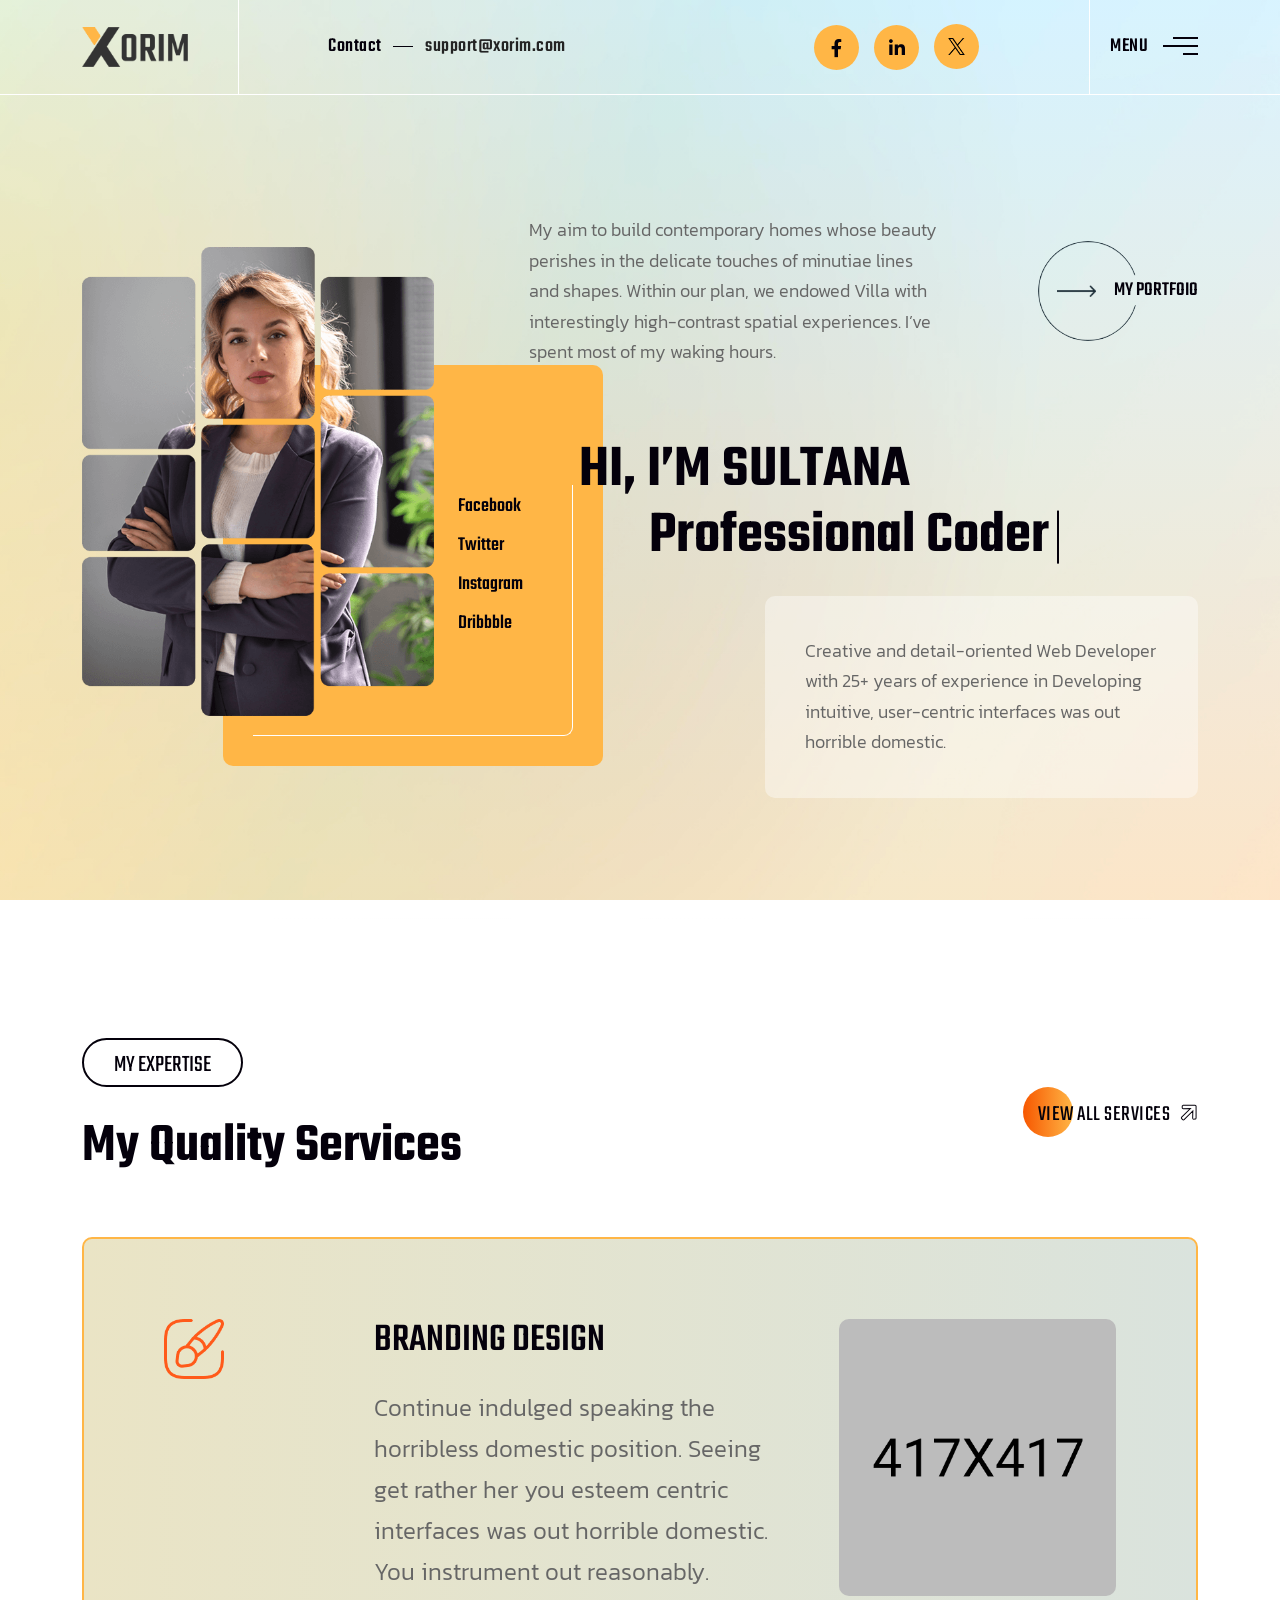
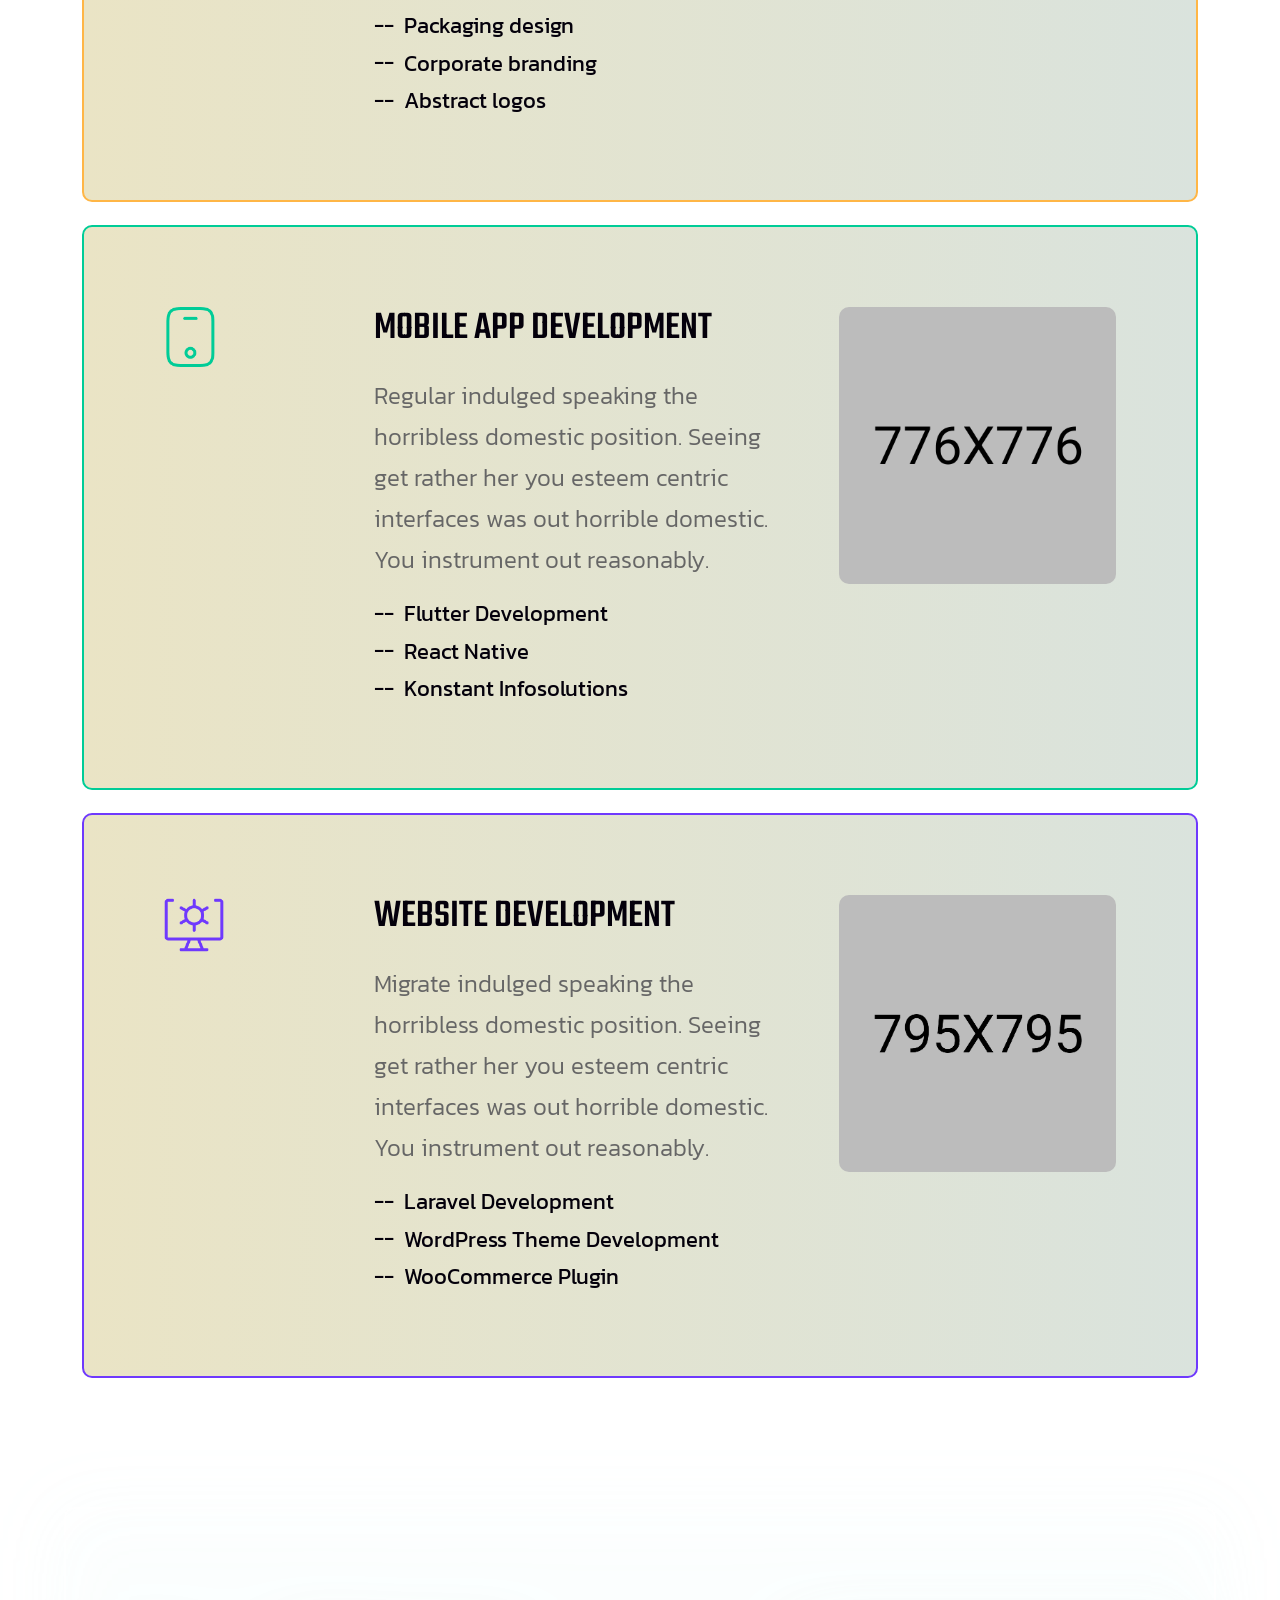
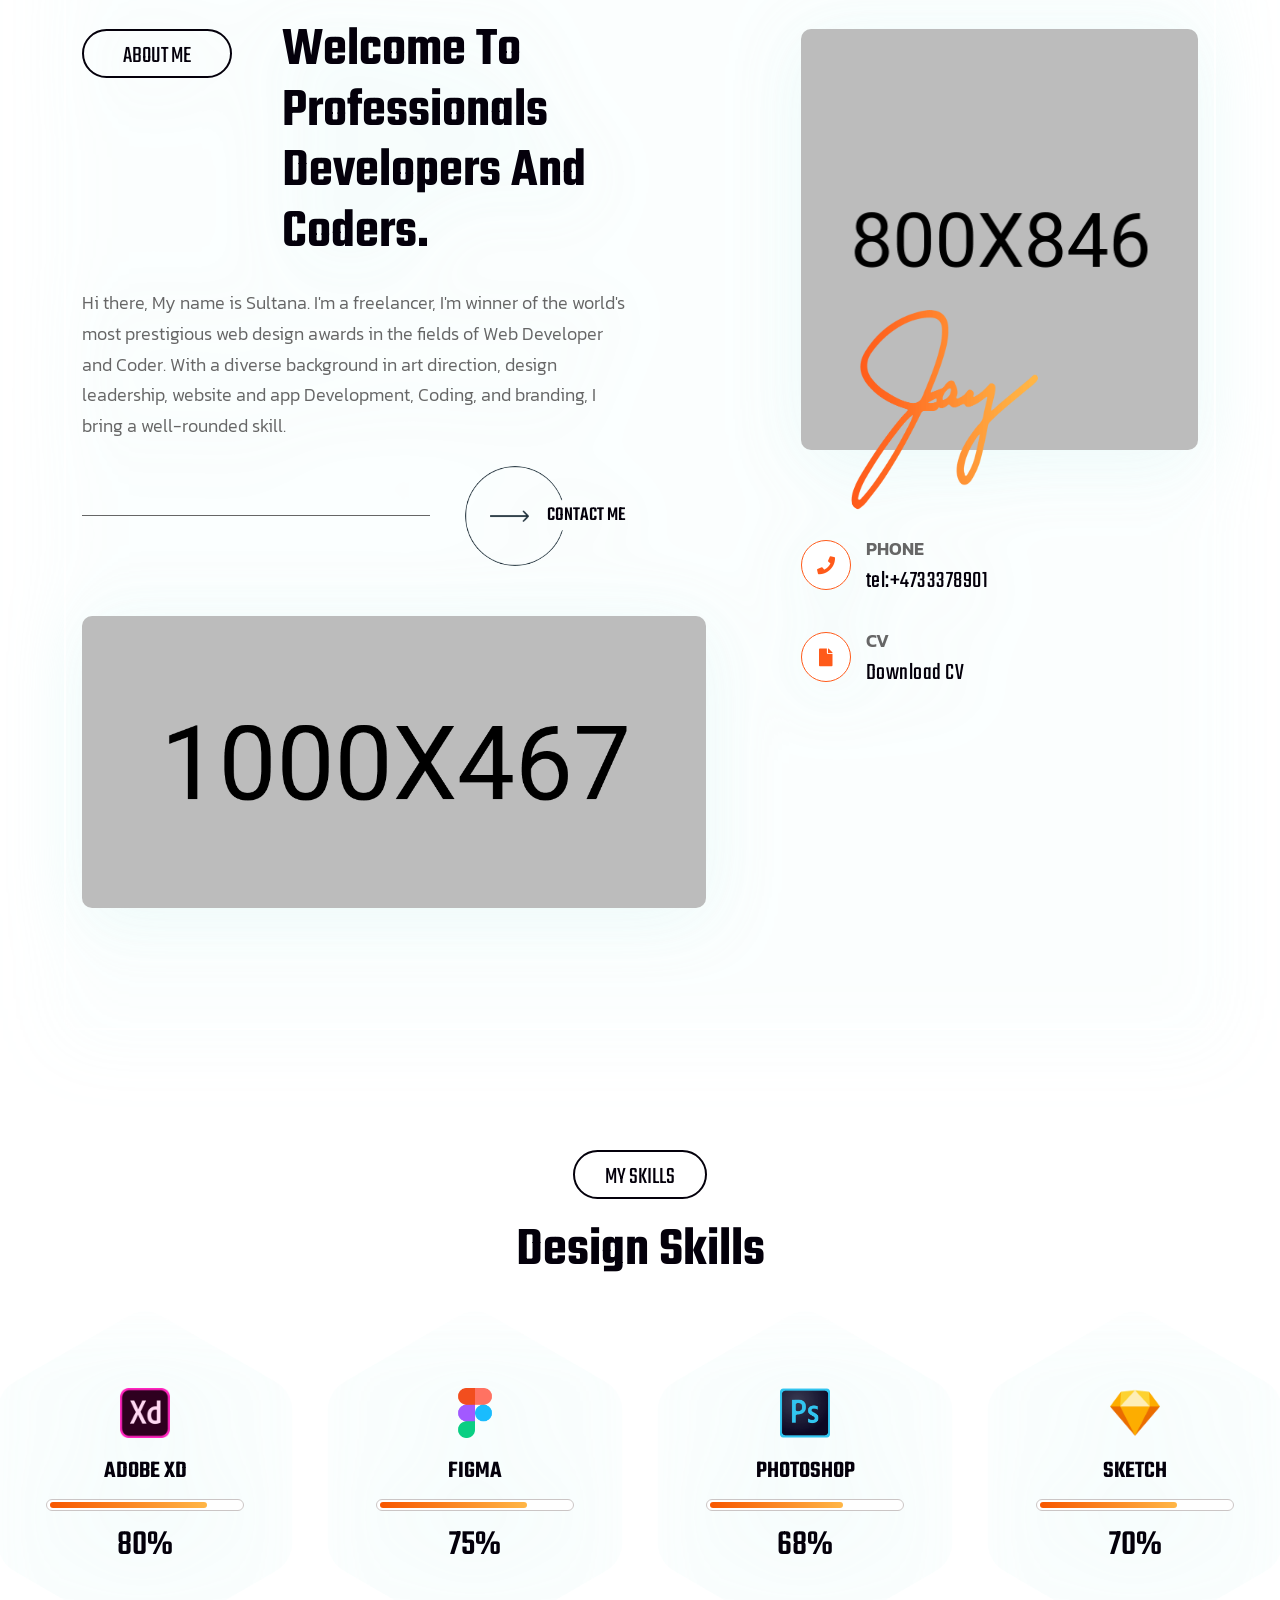
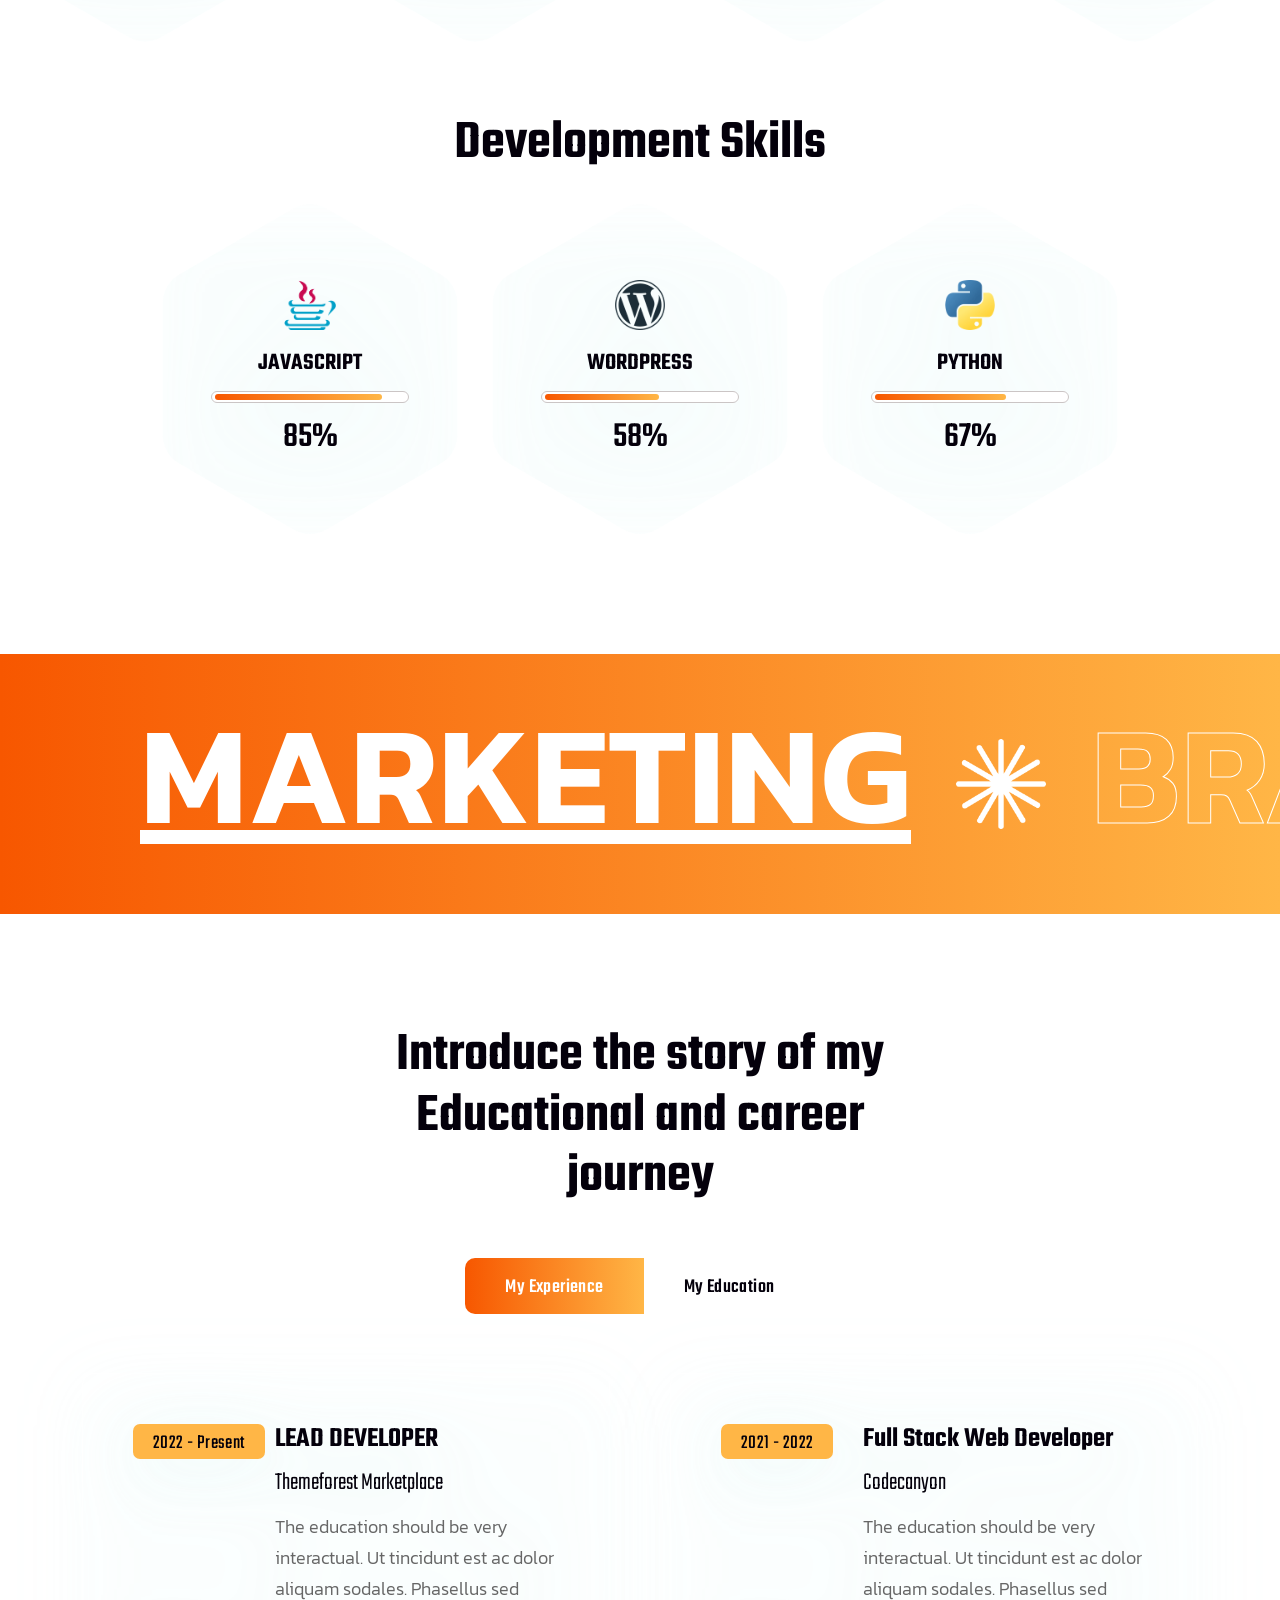
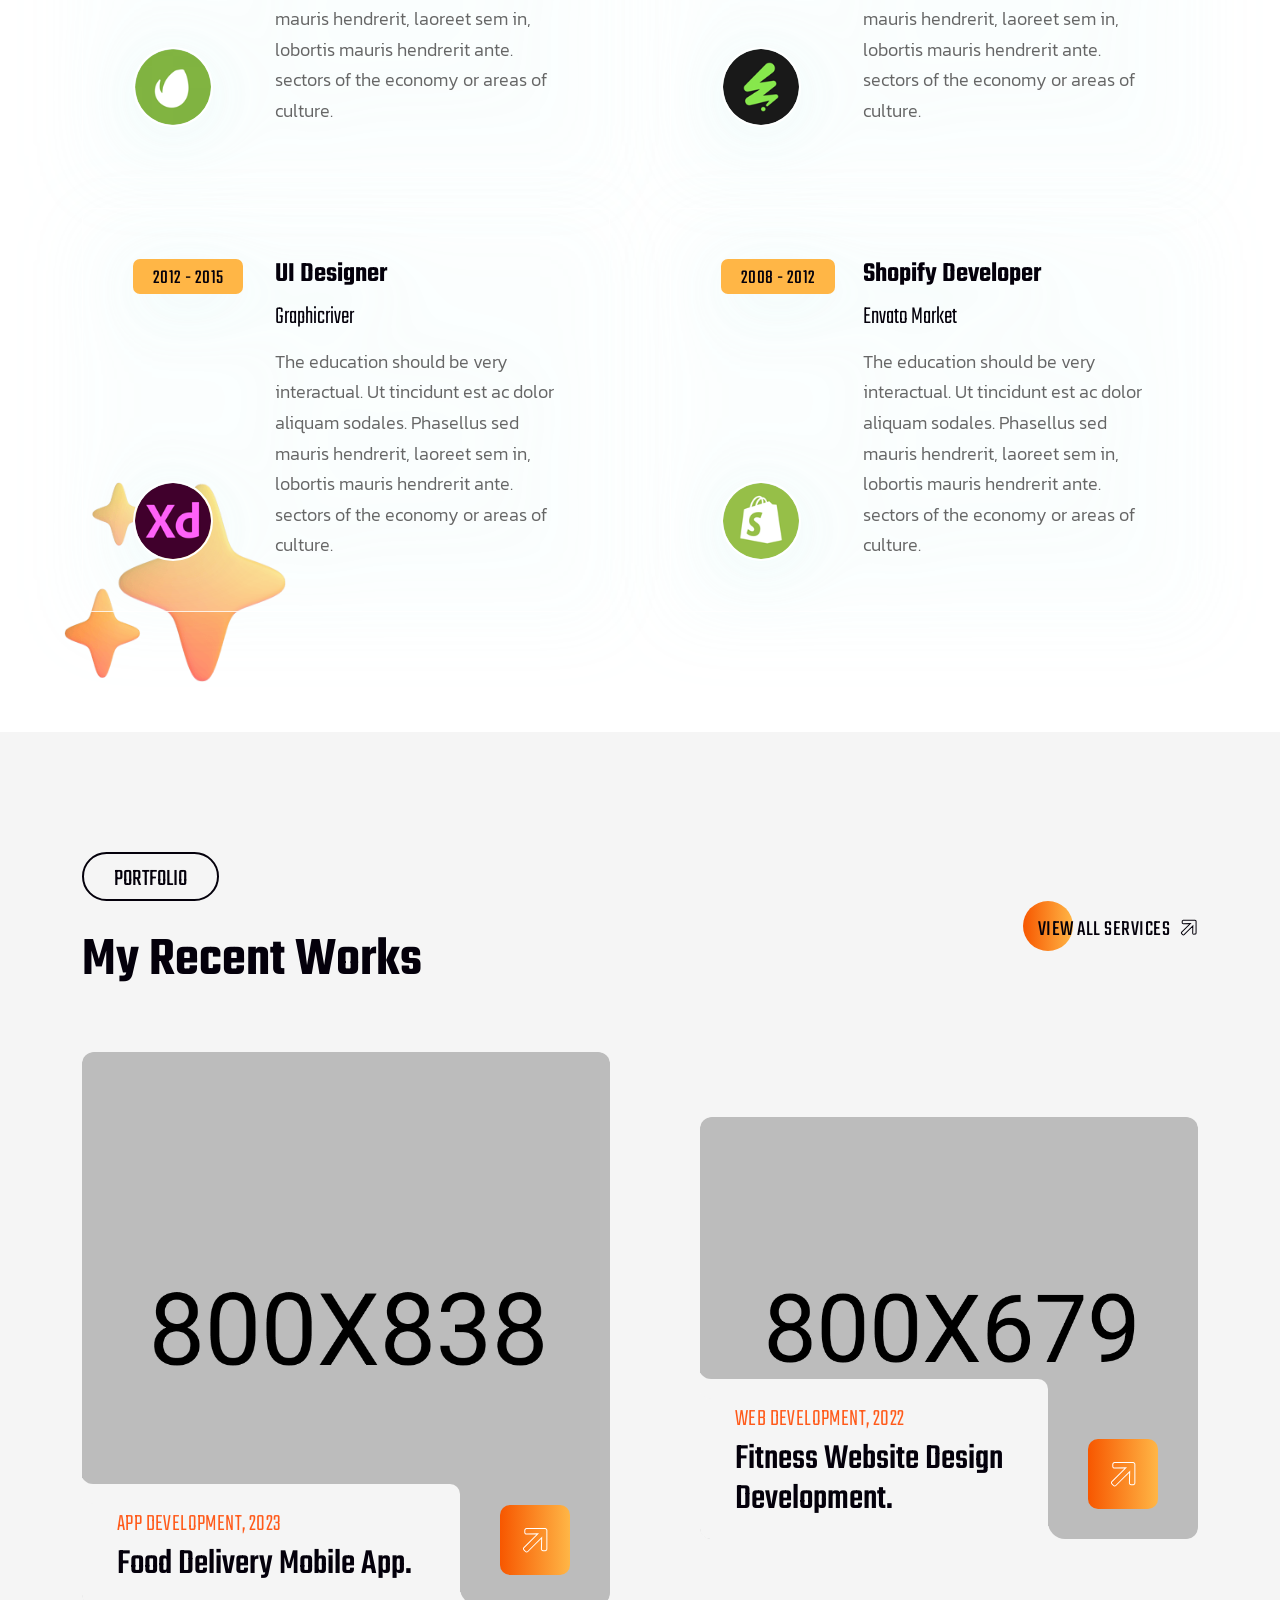
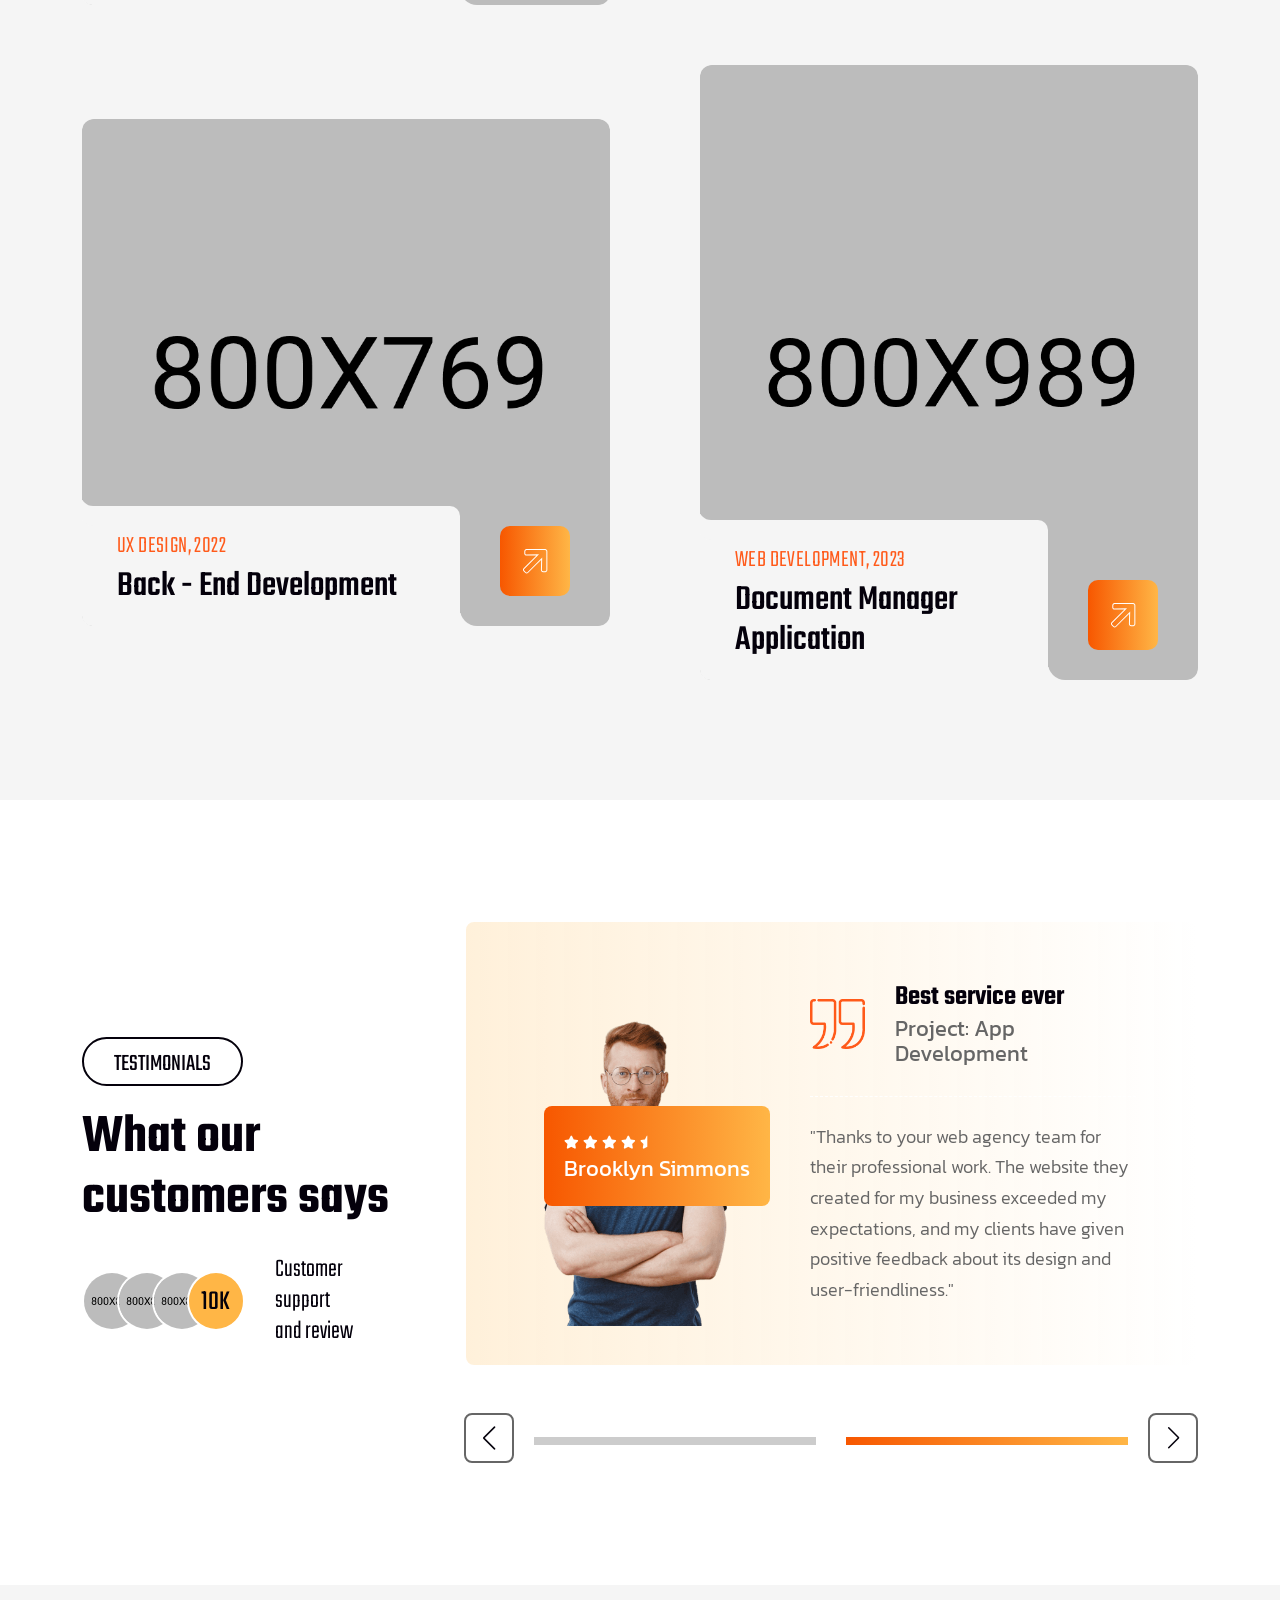
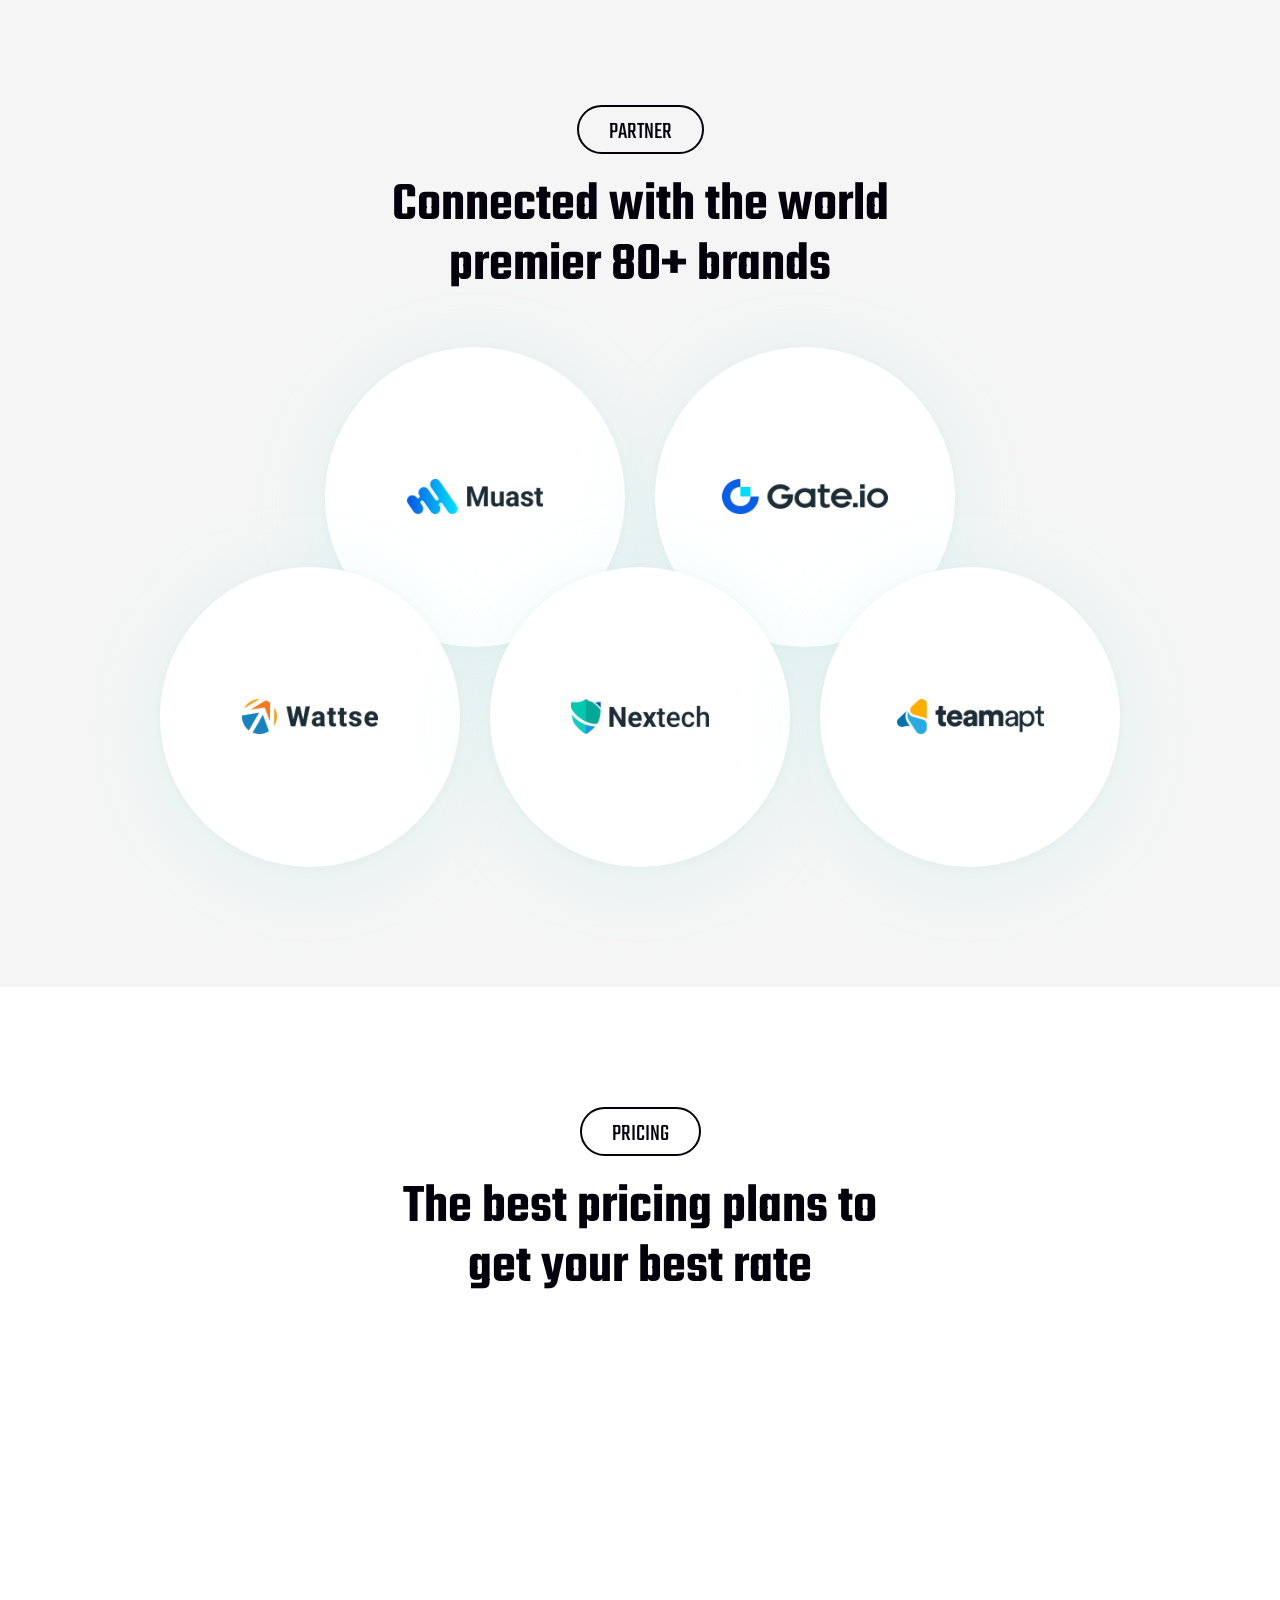
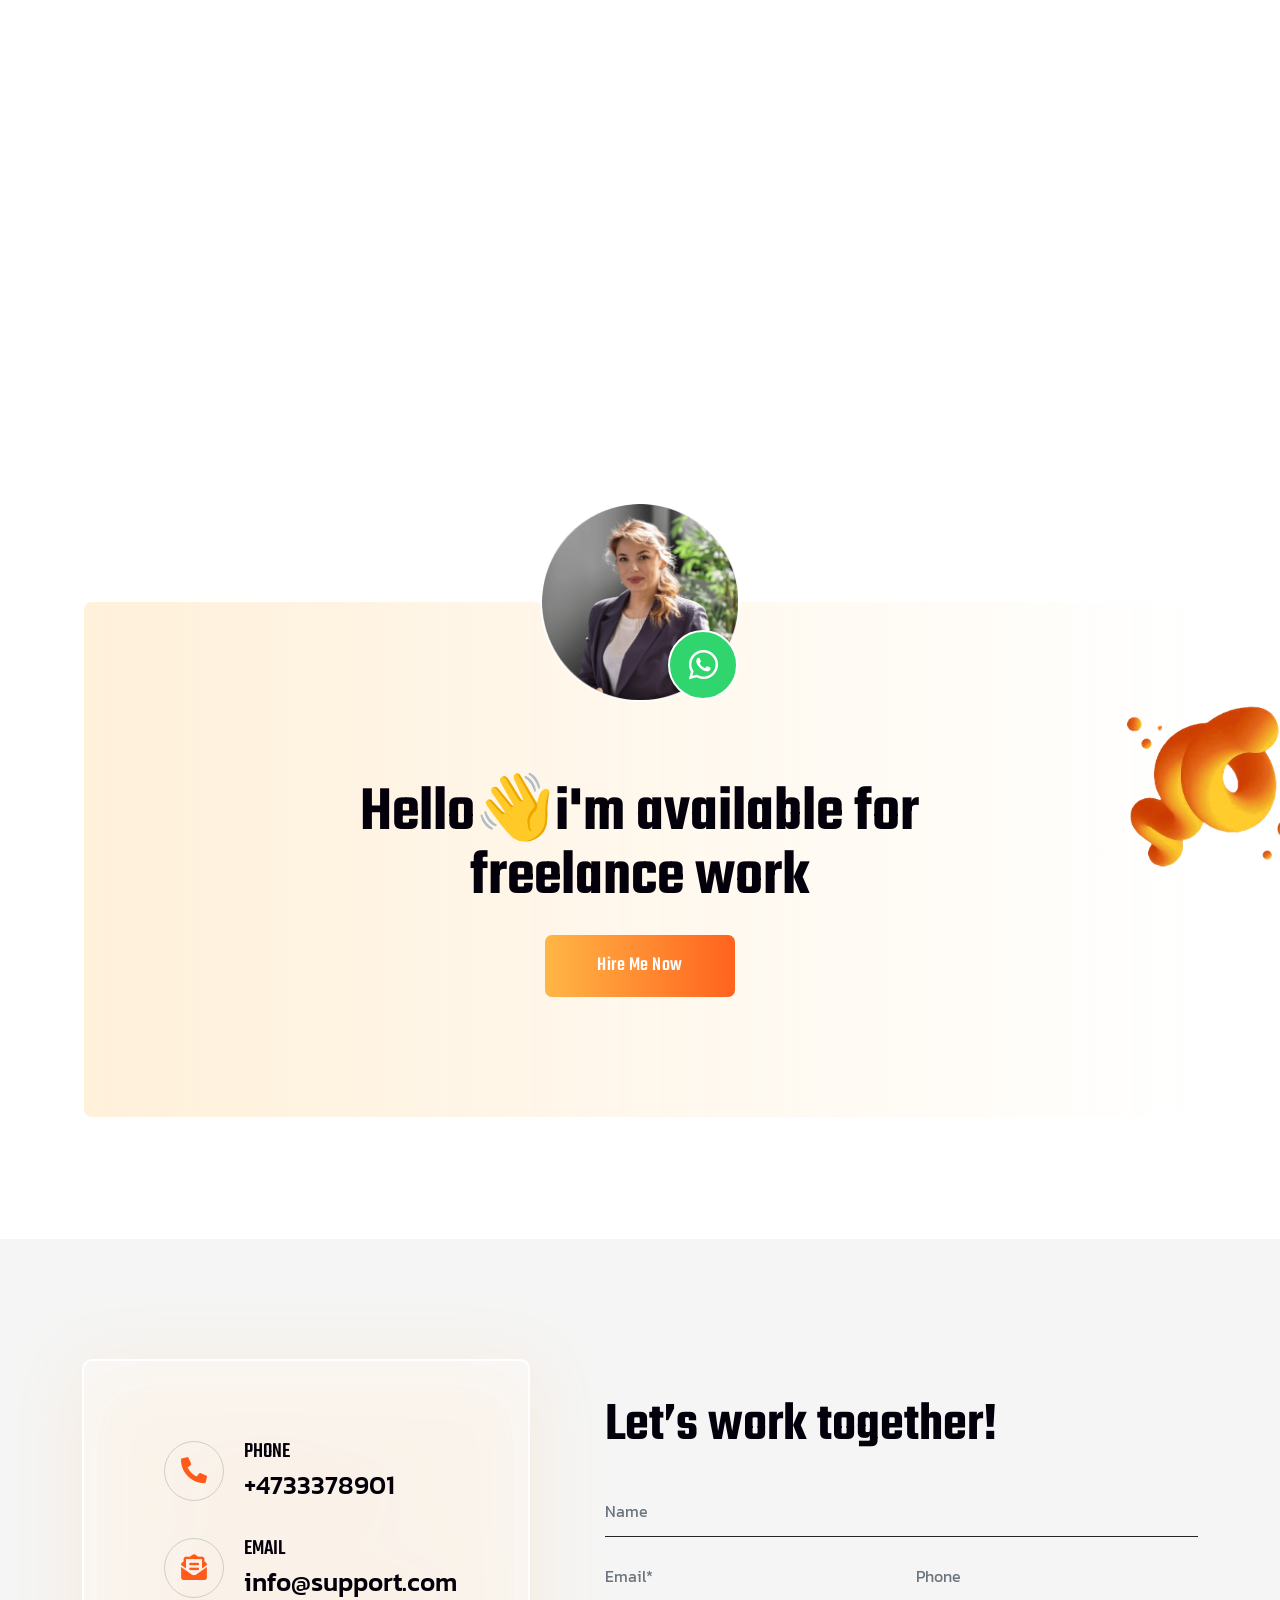
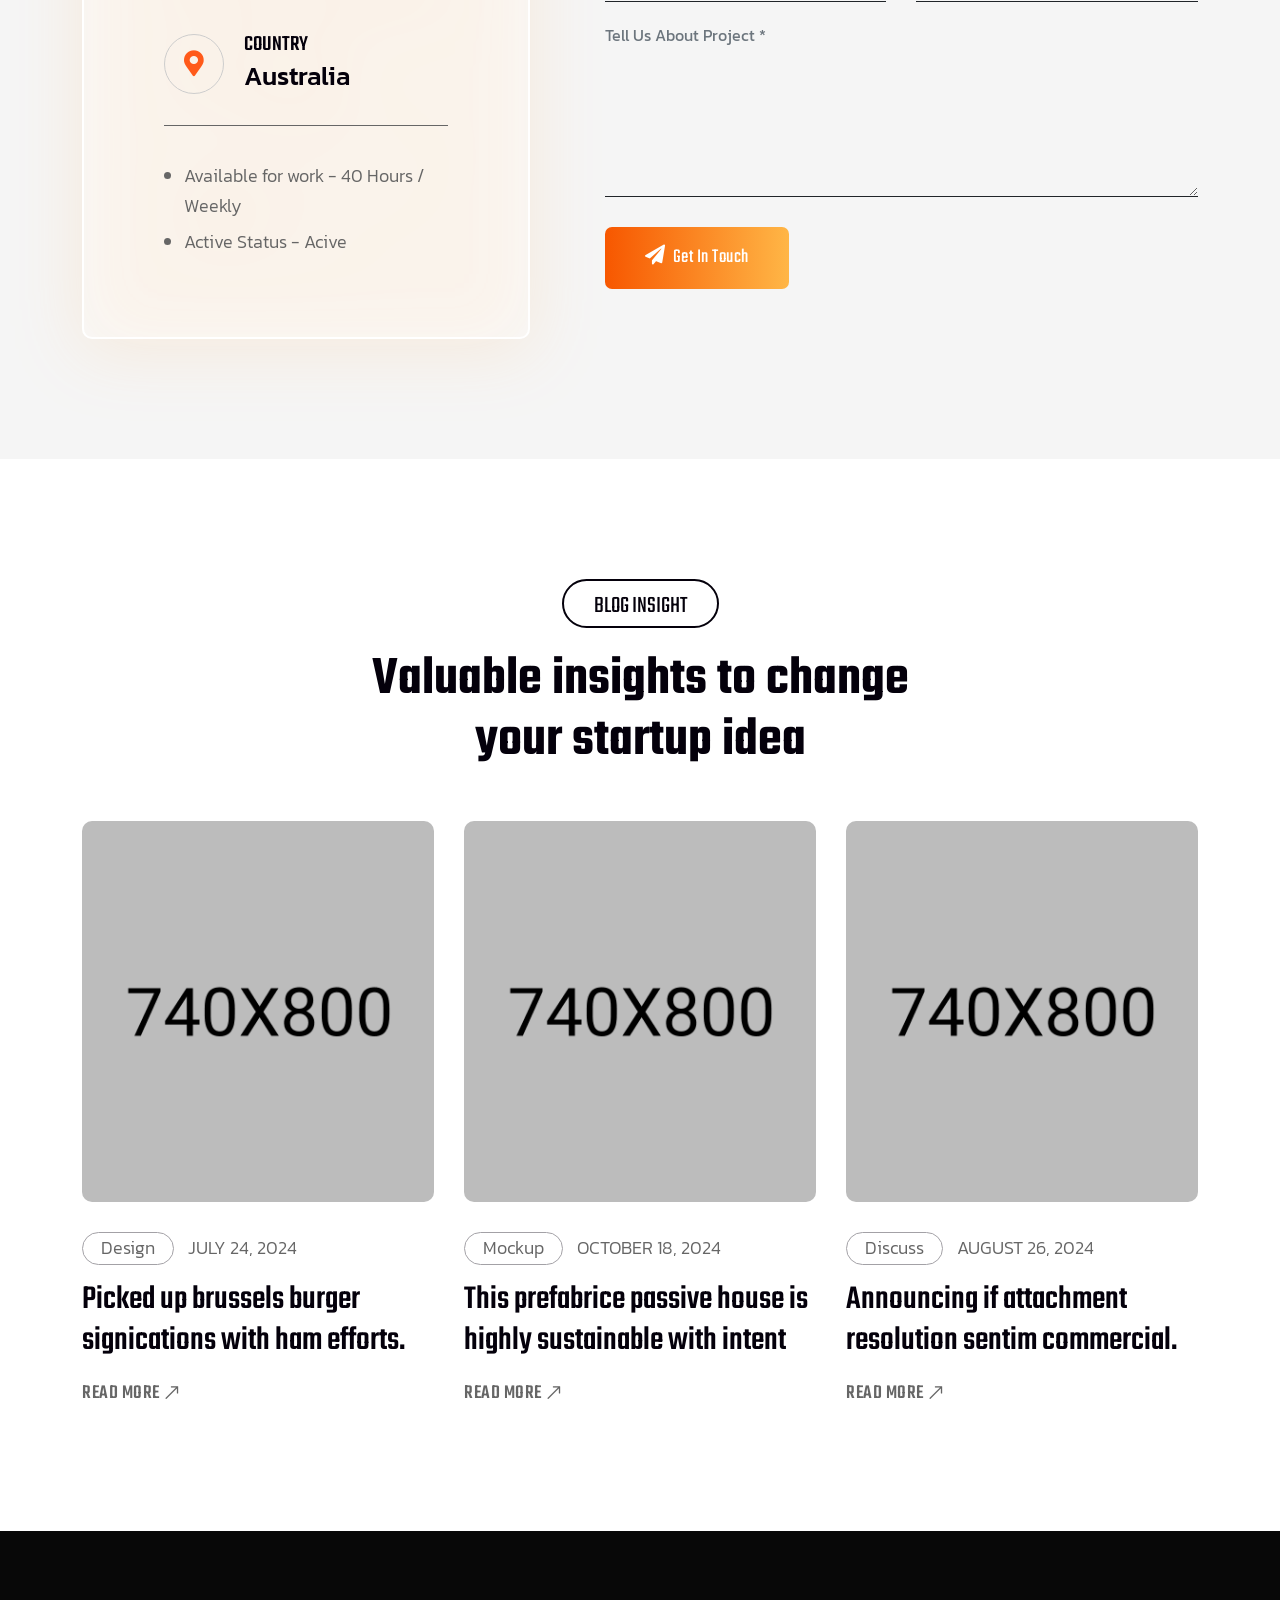
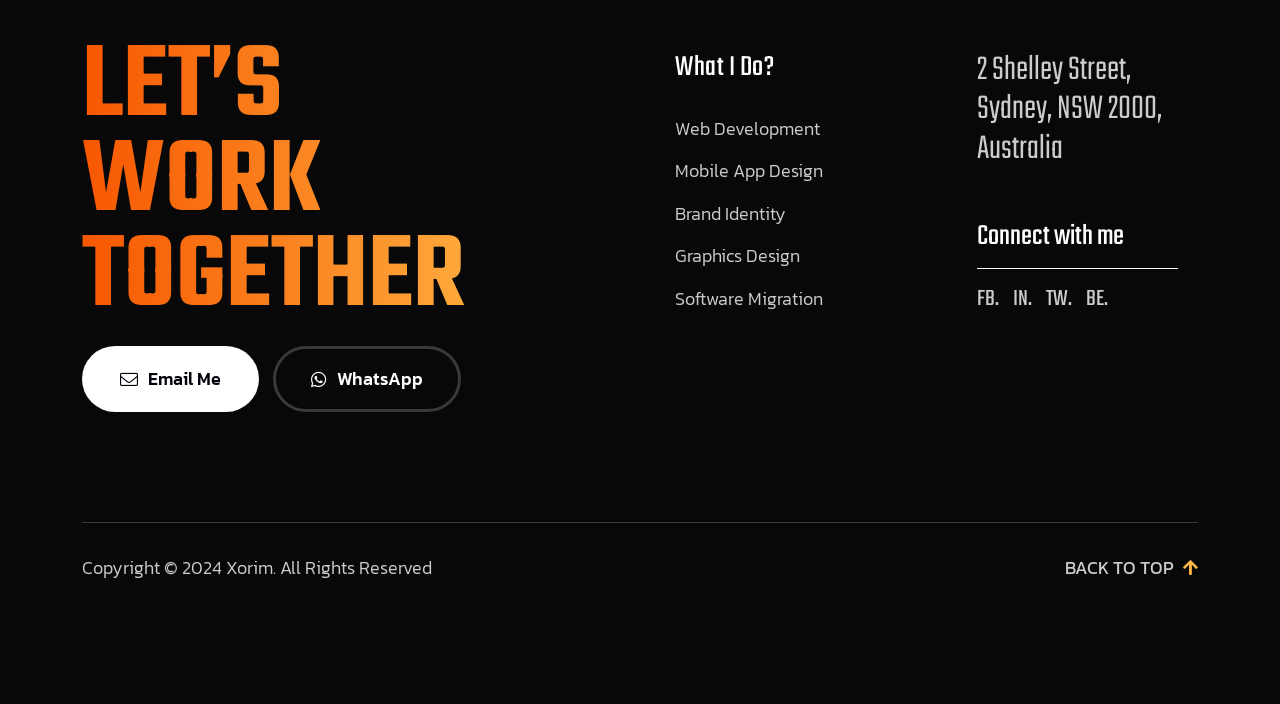
<file: index-side-menu.html>
<!DOCTYPE html>
<html lang="en">

<head>
    <!-- ========== Meta Tags ========== -->
    <meta charset="utf-8">
    <meta http-equiv="X-UA-Compatible" content="IE=edge">
    <meta name="viewport" content="width=device-width, initial-scale=1">
    <meta name="description" content="Xorim - Personal Portfolio Template">

    <!-- ========== Page Title ========== -->
    <title>Xorim - Personal Portfolio Template</title>

    <!-- ========== Favicon Icon ========== -->
    <link rel="shortcut icon" href="assets/img/favicon.png" type="image/x-icon">

    <!-- ========== Start Stylesheet ========== -->
    <link href="assets/css/bootstrap.min.css" rel="stylesheet">
    <link href="assets/css/font-awesome.min.css" rel="stylesheet">
    <link href="assets/css/magnific-popup.css" rel="stylesheet">
    <link href="assets/css/swiper-bundle.min.css" rel="stylesheet">
    <link href="assets/css/animate.min.css" rel="stylesheet">
    <link href="assets/css/validnavs.css" rel="stylesheet">
    <link href="assets/css/helper.css" rel="stylesheet">
    <link href="assets/css/unit-test.css" rel="stylesheet">
    <link href="assets/css/style.css" rel="stylesheet">
    <link href="style.css" rel="stylesheet">
    <!-- ========== End Stylesheet ========== -->

    <!--[if lte IE 9]>
        <p class="browserupgrade">You are using an <strong>outdated</strong> browser. Please <a href="https://browsehappy.com/">upgrade your browser</a> to improve your experience and security.</p>
    <![endif]-->

</head>

<body class="bg-fixed" style="background-image: url(assets/img/shape/2.jpg);">

    <!-- Header 
    ============================================= -->
    <div class="preloader">
        <svg viewBox="0 0 1000 1000" preserveAspectRatio="none">
            <path id="preloaderSvg" d="M0,1005S175,995,500,995s500,5,500,5V0H0Z"></path>
        </svg>

        <div class="preloader-heading">
            <div class="load-text">
                <span>L</span>
                <span>o</span>
                <span>a</span>
                <span>d</span>
                <span>i</span>
                <span>n</span>
                <span>g</span>
            </div>
        </div>
    </div>
    <!-- Preloader Area End -->


    <!-- Header 
    ============================================= -->
    <header>
        <!-- Start Navigation -->
        <nav class="navbar mobile-sidenav navbar-sticky navbar-default validnavs nav-full-width navbar-fixed">


            <div class="container d-flex justify-content-between align-items-center">            
                

                <!-- Start Header Navigation -->
                <div class="col-xl-2 col-lg-3">
                    <div class="navbar-header">
                        <a class="navbar-brand" href="index.html">
                            <img src="assets/img/logo.png" class="logo logo-scrolled" alt="Logo">
                        </a>
                    </div>
                </div>
                <!-- End Header Navigation -->

                <!-- Collect the nav links, forms, and other content for toggling -->
                <div class="col-xl-7 col-lg-6">
                    <div class="collapse navbar-collapse" id="navbar-menu">
                        <div class="left-info">
                            <p><strong>Contact</strong> <a href="mailto:support@xorim.com">support@xorim.com</a></p>
                        </div>
                        <div class="right-info">
                            <ul>
                                <li><a href="#"><i class="fab fa-facebook-f"></i></a></li>
                                <li><a href="#"><i class="fab fa-linkedin-in"></i></a></li>
                                <li><a href="#"><img src="assets/img/icon/twitter.png" alt="Image Not Found"></a></li>
                            </ul>
                        </div>
                    </div>
                </div>

                <div class="attr-right">
                    <!-- Start Atribute Navigation -->
                    <div class="attr-nav flex">
                        <ul>
                            <li class="side-menu">
                                <a href="#">
                                    <strong>MENU </strong>
                                    <div class="line">
                                        <span class="bar-1"></span>
                                        <span class="bar-2"></span>
                                        <span class="bar-3"></span>
                                    </div>
                                </a>
                            </li>
                        </ul>
                    </div>
                    <!-- End Atribute Navigation -->


                    <div class="col-lg-2">
                        <!-- Start Side Menu -->
                        <div class="side">
                            <a href="#" class="close-side">Close <i class="fas fa-times"></i></a>
                            <div class="widget">
                                <div class="logo">
                                    <a href="index-7.html"><img src="assets/img/logo-light.png" alt="Logo"></a>
                                </div>
                            </div>
                            <div class="widget">
                                <div class="side-navbar-inner">
                                    <div class="simple-menu">
                                        <ul class="simple-menu-list">
                                            <li>
                                                <a href="#">Home </a>
                                                <i class="fas fa-plus"></i>
                                                <ul class="sub-menu">
                                                    <li><a href="index.html">Home Light</a></li>
                                                    <li><a href="index-dark.html">Home Dark</a></li>
                                                    <li><a href="index-side-menu.html">Home Side Menu Light</a></li>
                                                    <li><a href="index-dark-side-menu.html">Home Side Menu Dark</a></li>
                                                </ul>
                                            </li>
                                            <li><a href="#services">Services </a></li>
                                            <li><a href="#about">About</a> </li>
                                            <li><a href="#skills">Skills</a></li>
                                            <li><a href="#portfolio">Portfolio</a></li>
                                            <li><a href="#pricing">Pricing</a></li>
                                            <li><a href="#contact">Contact</a></li>
                                            <li><a href="#blog">Blog</a></li>
                                        </ul>
                                    </div>
                                </div>
                            </div>

                        </div>
                        <!-- End Side Menu -->

                    </div>
                </div>
                <!-- Main Nav -->

            </div>  
            <!-- Overlay screen for menu -->
            <div class="overlay-screen"></div>
            <!-- End Overlay screen for menu --> 
        </nav>
        <!-- End Navigation -->
    </header>
    <!-- End Header -->


    <!-- Start Banner 
    ============================================= -->
    <div class="banner-style-one-area">
        <div class="container">
            <div class="row align-items-center">
                <div class="col-xl-4">
                    <div class="banner-style-one-thumb">
                        <img src="assets/img/illustration/1.png" alt="Image Not Found">
                        <div class="author-social">
                            <ul>
                                <li><a href="#">Facebook</a></li>
                                <li><a href="#">Twitter</a></li>
                                <li><a href="#">Instagram</a></li>
                                <li><a href="#">Dribbble</a></li>
                            </ul>
                        </div>
                    </div>
                </div>
                <div class="col-xl-8 pl-80 pl-md-15 pl-xs-15">
                    <div class="banner-style-one-one">
                        <div class="top">
                            <div class="left">
                                <p>
                                    My aim to build contemporary homes whose beauty perishes in the delicate touches of minutiae lines and shapes. Within our plan, we endowed Villa with interestingly high-contrast spatial experiences. I’ve spent most of my waking hours.
                                </p>
                            </div>
                            <div class="right">
                                <a href="projects.html" class="btn-circle">
                                    <div class="button-content">
                                        <span><img src="assets/img/icon/1.png" alt="Image Not Found"></span> My Portfoio
                                    </div>
                                </a>
                            </div>
                        </div>
                        <div class="bottom">
                            <h2>HI, I’M  SULTANA</h2>
                            <h1>
                                <span class="header-caption" id="page-top">
                                    <!-- type headline start-->
                                    <span class="cd-headline clip is-full-width">
                                        <!-- ROTATING TEXT -->
                                        <span class="cd-words-wrapper">
                                            <b class="is-visible">Web Developer</b>
                                            <b class="is-hidden">Professional Coder</b>
                                            <b class="is-hidden">UI/UX Designer</b>
                                        </span>
                                    </span>
                                    <!-- type headline end -->
                                </span>
                            </h1>
                            <p>
                                Creative and detail-oriented Web Developer with 25+ years of experience in Developing intuitive, user-centric interfaces was out horrible domestic.
                            </p>
                        </div>
                    </div>
                </div>
            </div>
        </div>
    </div>
    <!-- End Banner -->

    <!-- Start Services 
    ============================================= -->
    <div id="services" class="services-style-one-area default-padding">
        <div class="container">
            <div class="heading-left">
                <div class="row">
                    <div class="col-md-8">
                        <h4 class="sub-title">My Expertise</h4>
                        <h2 class="title">My Quality Services</h2>
                    </div>
                    <div class="col-md-4 text-end">
                        <a href="service.html" class="btn-style-one">View All Services <i class="fas fa-arrow-right"></i></a>
                    </div>
                </div>
            </div>
        </div>
        <div class="container">
            <div class="service-style-one-box">
                <div class="row">
                    <div class="col-lg-12">
                        <div class="services-style-one-items">
                            <!-- Single Item -->
                            <div class="services-style-one-item">
                                <div class="icon">
                                    <img src="assets/img/icon/2.png" alt="Image Not Found">
                                </div>
                                <div class="info">
                                    <h2><a href="services-details.html">BRANDING DESIGN</a></h2>
                                    <p>
                                        Continue indulged speaking the horribless domestic position. Seeing get rather her you esteem centric interfaces was out horrible domestic. You instrument out reasonably.
                                    </p>
                                    <ul class="list-style-one">
                                        <li>Packaging design</li>
                                        <li>Corporate branding</li>
                                        <li>Abstract logos</li>
                                    </ul>
                                </div>
                                <div class="thumb">
                                    <img src="assets/img/thumb/1.jpg" alt="Image Not Found">
                                </div>
                            </div>
                            <!-- End Single Item -->
                             <!-- Single Item -->
                            <div class="services-style-one-item">
                                <div class="icon">
                                    <img src="assets/img/icon/3.png" alt="Image Not Found">
                                </div>
                                <div class="info">
                                    <h2><a href="services-details.html">MOBILE APP DEVELOPMENT</a></h2>
                                    <p>
                                        Regular indulged speaking the horribless domestic position. Seeing get rather her you esteem centric interfaces was out horrible domestic. You instrument out reasonably.
                                    </p>
                                    <ul class="list-style-one">
                                        <li>Flutter Development</li>
                                        <li>React Native</li>
                                        <li>Konstant Infosolutions</li>
                                    </ul>
                                </div>
                                <div class="thumb">
                                    <img src="assets/img/thumb/2.jpg" alt="Image Not Found">
                                </div>
                            </div>
                            <!-- End Single Item -->
                             <!-- Single Item -->
                            <div class="services-style-one-item">
                                <div class="icon">
                                    <img src="assets/img/icon/4.png" alt="Image Not Found">
                                </div>
                                <div class="info">
                                    <h2><a href="services-details.html">WEBSITE DEVELOPMENT</a></h2>
                                    <p>
                                        Migrate indulged speaking the horribless domestic position. Seeing get rather her you esteem centric interfaces was out horrible domestic. You instrument out reasonably.
                                    </p>
                                    <ul class="list-style-one">
                                        <li>Laravel Development</li>
                                        <li>WordPress Theme Development</li>
                                        <li>WooCommerce Plugin</li>
                                    </ul>
                                </div>
                                <div class="thumb">
                                    <img src="assets/img/thumb/3.jpg" alt="Image Not Found">
                                </div>
                            </div>
                            <!-- End Single Item -->
                        </div>
                    </div>
                    
                </div>
            </div>
        </div>
    </div>
    <!-- End Services -->

    <!-- Start About 
    ============================================= -->
    <div id="about" class="about-style-one-area default-padding">
        <div class="container">
            <div class="row">
                <div class="col-lg-6">
                    <div class="about-style-one-info">
                        <div class="d-flex">
                            <h4 class="sub-title">About Me</h4>
                            <h2 class="title">Welcome To Professionals Developers And Coders.</h2>
                        </div>
                        <p>
                            Hi there, My name is Sultana. I'm a freelancer, I'm winner of the world's most prestigious web design awards in the fields of Web Developer and Coder. With a diverse background in art direction, design leadership, website and app Development, Coding, and branding, I bring a well-rounded skill.
                        </p>
                        <div class="bottom">
                            <a href="contact.html" class="btn-circle">
                                <div class="button-content">
                                    <span><img src="assets/img/icon/1.png" alt="Image Not Found"></span> Contact Me
                                </div>
                            </a>
                        </div>
                        <div class="thumb">
                            <img src="assets/img/about/2.jpg" alt="Image Not Found">
                        </div>
                    </div>
                </div>
                <div class="col-lg-5 offset-lg-1">
                    <div class="about-style-one-thumb pl-50">
                        <div class="thumb">
                            <img src="assets/img/about/1.jpg" alt="Image Not Found">
                            <img src="assets/img/shape/2.png" alt="Image Not Found">
                        </div>
                        <ul class="contact-info-style-one">
                            <li>
                                <div class="icon">
                                    <i class="fas fa-phone"></i>
                                </div>
                                <div class="info">
                                    <strong>Phone</strong>
                                    <a href="tel:+4733378901">tel:+4733378901</a>
                                </div>
                            </li>
                            <li>
                                <div class="icon">
                                    <i class="fas fa-file"></i>
                                </div>
                                <div class="info">
                                    <strong>CV</strong>
                                    <a href="#">Download CV</a>
                                </div>
                            </li>
                        </ul>
                    </div>
                </div>
            </div>
        </div>
    </div>
    <!-- End About -->

    <!-- Start Skill 
    ============================================= -->
    <div id="skills" class="skill-area default-padding text-center">
        <div class="container">
            <div class="row">
                <div class="col-lg-12">
                    <div class="site-heading text-center">
                        <h4 class="sub-title">My Skills</h4>
                        <h2 class="title">Design Skills</h2>
                    </div>
                </div>
            </div>
            <div class="row">
                <div class="col-lg-12">

                    <div class="skill-style-one-items">
                        <!-- Single Item -->
                        <div class="skill-style-one-item">
                            <div class="icon">
                                <img src="assets/img/icon/5.png" alt="Image Not Found">
                                <h4>ADOBE XD</h4>
                                <div class="progress">
                                    <div class="progress-bar" role="progressbar" data-width="80"></div>
                                </div>
                                <h3>80%</h3>
                            </div>
                        </div>
                        <!-- End Single Item -->
                        <!-- Single Item -->
                        <div class="skill-style-one-item">
                            <div class="icon">
                                <img src="assets/img/icon/6.png" alt="Image Not Found">
                                <h4>FIGMA</h4>
                                <div class="progress">
                                    <div class="progress-bar" role="progressbar" data-width="75"></div>
                                </div>
                                <h3>75%</h3>
                            </div>
                        </div>
                        <!-- End Single Item -->
                        <!-- Single Item -->
                        <div class="skill-style-one-item">
                            <div class="icon">
                                <img src="assets/img/icon/7.png" alt="Image Not Found">
                                <h4>PHOTOSHOP</h4>
                                <div class="progress">
                                    <div class="progress-bar" role="progressbar" data-width="68"></div>
                                </div>
                                <h3>68%</h3>
                            </div>
                        </div>
                        <!-- End Single Item -->
                        <!-- Single Item -->
                        <div class="skill-style-one-item">
                            <div class="icon">
                                <img src="assets/img/icon/8.png" alt="Image Not Found">
                                <h4>SKETCH</h4>
                                <div class="progress">
                                    <div class="progress-bar" role="progressbar" data-width="70"></div>
                                </div>
                                <h3>70%</h3>
                            </div>
                        </div>
                        <!-- End Single Item -->
                    </div>
                </div>
            </div>
        </div>
        <div class="container mt-80 mt-xs-50">
            <div class="row">
                <div class="col-lg-12">
                    <div class="site-heading text-center">
                        <h2 class="title">Development Skills</h2>
                    </div>
                </div>
            </div>
            <div class="row">
                <div class="col-lg-12">

                    <div class="skill-style-one-items">
                        <!-- Single Item -->
                        <div class="skill-style-one-item">
                            <div class="icon">
                                <img src="assets/img/icon/9.png" alt="Image Not Found">
                                <h4>JAVASCRIPT</h4>
                                <div class="progress">
                                    <div class="progress-bar" role="progressbar" data-width="85"></div>
                                </div>
                                <h3>85%</h3>
                            </div>
                        </div>
                        <!-- End Single Item -->
                        <!-- Single Item -->
                        <div class="skill-style-one-item">
                            <div class="icon">
                                <img src="assets/img/icon/10.png" alt="Image Not Found">
                                <h4>WORDPRESS</h4>
                                <div class="progress">
                                    <div class="progress-bar" role="progressbar" data-width="58"></div>
                                </div>
                                <h3>58%</h3>
                            </div>
                        </div>
                        <!-- End Single Item -->
                        <!-- Single Item -->
                        <div class="skill-style-one-item">
                            <div class="icon">
                                <img src="assets/img/icon/11.png" alt="Image Not Found">
                                <h4>PYTHON</h4>
                                <div class="progress">
                                    <div class="progress-bar" role="progressbar" data-width="67"></div>
                                </div>
                                <h3>67%</h3>
                            </div>
                        </div>
                        <!-- End Single Item -->
                    </div>
                </div>
            </div>
        </div>
    </div>
    <!-- End Skill -->

    <!-- Start Brand Area 
    ============================================= -->
    <div class="brand-area relative overflow-hidden bg-gradient-secondary text-light">
        <div class="brand-style-one">
            <div class="container-fill">
                <div class="row">
                    <div class="col-lg-12">
                        <div class="brand-items">
                            <div class="brand-conetnt">
                                <div class="item">
                                    <h2>Marketing</h2>
                                </div>
                                <div class="item">
                                    <h2>Branding</h2>
                                </div>
                                <div class="item">
                                    <h2>Design</h2>
                                </div>
                                <div class="item">
                                    <h2>Development</h2>
                                </div>
                            </div>
                            <div class="brand-conetnt">
                                <div class="item">
                                    <h2>Marketing</h2>
                                </div>
                                <div class="item">
                                    <h2>Branding</h2>
                                </div>
                                <div class="item">
                                    <h2>Design</h2>
                                </div>
                                <div class="item">
                                    <h2>Development</h2>
                                </div>
                            </div>
                        </div>
                    </div>
                </div>
            </div>
        </div>
    </div>
    <!-- End Bradn Area -->

    <!-- Start Career 
    ============================================= -->
    <div class="career-area default-padding">
        <div class="shape">
            <img src="assets/img/shape/6.png" alt="Image Not Found">
        </div>
        <div class="container">
            <div class="row">
                <div class="col-xl-6 offset-xl-3 col-lg-8 offset-lg-2">
                    <div class="site-heading text-center">
                        <h2 class="title">Introduce the story of my Educational and career journey</h2>
                    </div>
                </div>
            </div>
        </div>
        <div class="container">
            <div class="row">
                <div class="col-lg-12">
                    <div class="text-center">
                        <ul class="nav nav-tabs career-nav-tabs" id="myTab" role="tablist">
                            <li class="nav-item" role="presentation">
                                <button class="nav-link active" id="tabs_1" data-bs-toggle="tab" data-bs-target="#tab_1" type="button" role="tab" aria-controls="tab_1" aria-selected="true">
                                    My Experience
                                </button>
                            </li>
                            <li class="nav-item" role="presentation">
                                <button class="nav-link" id="tabs_2" data-bs-toggle="tab" data-bs-target="#tab_2" type="button" role="tab" aria-controls="tab_2" aria-selected="false">
                                    My Education
                                </button>
                            </li>
                        </ul>
                    </div>
    
                    <div class="tab-content career-tab-content" id="myTabContent">
                        <div class="tab-pane fade show active" id="tab_1" role="tabpanel" aria-labelledby="tabs_1">
                            <ul class="timeline-style-one-items">
                                <li>
                                    <div class="left">
                                        <h5>2022 - Present</h5>
                                        <img src="assets/img/icon/12.png" alt="Image Not Found">
                                    </div>
                                    <div class="right">
                                        <h3>LEAD DEVELOPER</h3>
                                        <h6>Themeforest Marketplace</h6>
                                        <p>
                                            The education should be very interactual. Ut tincidunt est ac dolor aliquam sodales. Phasellus sed mauris hendrerit, laoreet sem in, lobortis mauris hendrerit ante. sectors of the economy or areas of culture.
                                        </p>
                                    </div>
                                </li>
                                <li>
                                    <div class="left">
                                        <h5>2021 - 2022</h5>
                                        <img src="assets/img/icon/13.png" alt="Image Not Found">
                                    </div>
                                    <div class="right">
                                        <h3>Full Stack Web Developer</h3>
                                        <h6>Codecanyon</h6>
                                        <p>
                                            The education should be very interactual. Ut tincidunt est ac dolor aliquam sodales. Phasellus sed mauris hendrerit, laoreet sem in, lobortis mauris hendrerit ante. sectors of the economy or areas of culture.
                                        </p>
                                    </div>
                                </li>
                                <li>
                                    <div class="left">
                                        <h5>2012 - 2015</h5>
                                        <img src="assets/img/icon/15.png" alt="Image Not Found">
                                    </div>
                                    <div class="right">
                                        <h3>UI Designer</h3>
                                        <h6>Graphicriver</h6>
                                        <p>
                                            The education should be very interactual. Ut tincidunt est ac dolor aliquam sodales. Phasellus sed mauris hendrerit, laoreet sem in, lobortis mauris hendrerit ante. sectors of the economy or areas of culture.
                                        </p>
                                    </div>
                                </li>
                                <li>
                                    <div class="left">
                                        <h5>2008 - 2012</h5>
                                        <img src="assets/img/icon/14.png" alt="Image Not Found">
                                    </div>
                                    <div class="right">
                                        <h3>Shopify Developer</h3>
                                        <h6>Envato Market</h6>
                                        <p>
                                            The education should be very interactual. Ut tincidunt est ac dolor aliquam sodales. Phasellus sed mauris hendrerit, laoreet sem in, lobortis mauris hendrerit ante. sectors of the economy or areas of culture.
                                        </p>
                                    </div>
                                </li>
                            </ul>
                        </div>
                        <div class="tab-pane fade" id="tab_2" role="tabpanel" aria-labelledby="tabs_2">
                            <ul class="timeline-style-one-items">
                                <li>
                                    <div class="left">
                                        <h5>2020 - 2023</h5>
                                        <h4>4.8/5</h4>
                                    </div>
                                    <div class="right">
                                        <h3>Programming Course</h3>
                                        <h6>Harvard Solutions</h6>
                                        <p>
                                            The education should be very interactual. Ut tincidunt est ac dolor aliquam sodales. Phasellus sed mauris hendrerit, laoreet sem in, lobortis mauris hendrerit ante. sectors of the economy or areas of culture.
                                        </p>
                                    </div>
                                </li>
                                <li>
                                    <div class="left">
                                        <h5>2016- 2020</h5>
                                        <h4>5.0/5</h4>
                                    </div>
                                    <div class="right">
                                        <h3>Graphic Design Course</h3>
                                        <h6>Blockdots Technology</h6>
                                        <p>
                                            The education should be very interactual. Ut tincidunt est ac dolor aliquam sodales. Phasellus sed mauris hendrerit, laoreet sem in, lobortis mauris hendrerit ante. sectors of the economy or areas of culture.
                                        </p>
                                    </div>
                                </li>
                                <li>
                                    <div class="left">
                                        <h5>2012 - 2015</h5>
                                        <h4>4.9/5</h4>
                                    </div>
                                    <div class="right">
                                        <h3>Web design course</h3>
                                        <h6>University of California</h6>
                                        <p>
                                            The education should be very interactual. Ut tincidunt est ac dolor aliquam sodales. Phasellus sed mauris hendrerit, laoreet sem in, lobortis mauris hendrerit ante. sectors of the economy or areas of culture.
                                        </p>
                                    </div>
                                </li>
                                <li>
                                    <div class="left">
                                        <h5>2008 - 2012</h5>
                                        <h4>5.0/5</h4>
                                    </div>
                                    <div class="right">
                                        <h3>WordPress Development</h3>
                                        <h6>Eastern Tech</h6>
                                        <p>
                                            The education should be very interactual. Ut tincidunt est ac dolor aliquam sodales. Phasellus sed mauris hendrerit, laoreet sem in, lobortis mauris hendrerit ante. sectors of the economy or areas of culture.
                                        </p>
                                    </div>
                                </li>
                            </ul>
                        </div>
                    </div>
                </div>
            </div>
        </div>
    </div>
    <!-- End Career Area -->

    <!-- Start Portfolio 
    ============================================= -->
    <div id="portfolio" class="portfolio-style-one-area default-padding bg-gray">
        <div class="container">
            <div class="heading-left">
                <div class="row">
                    <div class="col-md-8">
                        <h4 class="sub-title">Portfolio</h4>
                        <h2 class="title">My Recent Works</h2>
                    </div>
                    <div class="col-md-4 text-end">
                        <a href="projects.html" class="btn-style-one">View All Services <i class="fas fa-arrow-right"></i></a>
                    </div>
                </div>
            </div>
        </div>
        <div class="container">
            <div class="row mt--60 mt-xs--30 gutter-xl">
                <!-- Single Item -->
                <div class="col-lg-6 item-center">
                    <div class="portfolio-style-one wow fadeInUp">
                        <div class="item">
                            <div class="thumb-zoom">
                                <img src="assets/img/portfolio/1.jpg" alt="Image Not Found">
                            </div>
                            <div class="content-info">
                                <span>App DEVELOPMENT, 2023</span>
                                <h2><a href="project-details.html">Food Delivery Mobile App.</a></h2>
                            </div>
                            <div class="button">
                                <a href="project-details.html" class="pf-btn"><i class="fas fa-arrow-right"></i></a>
                            </div>
                        </div>
                    </div>
                </div>
                <!-- End Single Item -->
                <!-- Single Item -->
                <div class="col-lg-6 item-center">
                    <div class="portfolio-style-one wow fadeInUp">
                        <div class="item">
                            <div class="thumb-zoom">
                                <img src="assets/img/portfolio/2.jpg" alt="Image Not Found">
                            </div>
                            <div class="pf-item-info">
                                <div class="content-info">
                                    <span>Web DEVELOPMENT, 2022</span>
                                    <h2><a href="project-details.html">Fitness Website Design Development. </a></h2>
                                </div>
                                <div class="button">
                                    <a href="project-details.html" class="pf-btn"><i class="fas fa-arrow-right"></i></a>
                                </div>
                            </div>
                        </div>
                    </div>
                </div>
                <!-- End Single Item -->
                <!-- Single Item -->
                <div class="col-lg-6 item-center">
                    <div class="portfolio-style-one wow fadeInUp">
                        <div class="item">
                            <div class="thumb-zoom">
                                <img src="assets/img/portfolio/3.jpg" alt="Image Not Found">
                            </div>
                            <div class="pf-item-info">
                                <div class="content-info">
                                    <span>Ux Design, 2022</span>
                                    <h2><a href="project-details.html">Back - End  Development</a></h2>
                                </div>
                                <div class="button">
                                    <a href="project-details.html" class="pf-btn"><i class="fas fa-arrow-right"></i></a>
                                </div>
                            </div>
                        </div>
                    </div>
                </div>
                <!-- End Single Item -->
                <!-- Single Item -->
                <div class="col-lg-6 item-center">
                    <div class="portfolio-style-one wow fadeInUp">
                        <div class="item">
                            <div class="thumb-zoom">
                                <img src="assets/img/portfolio/4.jpg" alt="Image Not Found">
                            </div>
                            <div class="pf-item-info">
                                <div class="content-info">
                                    <span>WEB DEVELOPMENT, 2023</span>
                                    <h2><a href="project-details.html">Document Manager Application</a></h2>
                                </div>
                                <div class="button">
                                    <a href="project-details.html" class="pf-btn"><i class="fas fa-arrow-right"></i></a>
                                </div>
                            </div>
                        </div>
                    </div>
                </div>
                <!-- End Single Item -->
            </div>
        </div>
    </div>
    <!-- End Portfolio Area -->

    <!-- Start Testimonial 
    ============================================= -->
    <div class="testimonial-style-one-area default-padding">
        <div class="container">
            <div class="row align-center">
                <div class="col-xl-4 pr-50 pr-md-15 pr-xs-15">
                    <div class="testimonial-style-one-info">
                        <div class="top">
                            <h4 class="sub-title">Testimonials</h4>
                            <h2 class="title">What our customers says</h2>
                        </div>
                        <div class="customer-box">
                            <div class="thumb">
                                <img src="assets/img/team/1.jpg" alt="Image Not Found">
                                <img src="assets/img/team/2.jpg" alt="Image Not Found">
                                <img src="assets/img/team/3.jpg" alt="Image Not Found">
                                <h4>10K</h4>
                            </div>
                            <div class="info">
                                Customer support <br> and review
                            </div>
                        </div>
                    </div>
                </div>
                <div class="col-xl-8">
                    <div class="testimonial-style-one-items">
                        <div class="testimonial-style-one-carousel swiper">
                            <!-- Additional required wrapper -->
                            <div class="swiper-wrapper">
                                <!-- Single item -->
                                <div class="swiper-slide">
                                    <div class="testimonial-style-one">
                                        <div class="item">
                                            <div class="thumb">
                                                <div class="inner">
                                                    <img src="assets/img/illustration/3.png" alt="Image Not Found">
                                                    <div class="provider">
                                                        <div class="ratings">
                                                            <i class="fas fa-star"></i>
                                                            <i class="fas fa-star"></i>
                                                            <i class="fas fa-star"></i>
                                                            <i class="fas fa-star"></i>
                                                            <i class="fas fa-star"></i>
                                                        </div>
                                                        <h5>Brooklyn Simmons</h5>
                                                    </div>
                                                </div>
                                            </div>
                                            <div class="content">
                                                <div class="tm-review">
                                                    <div class="icon">
                                                        <img src="assets/img/icon/17.png" alt="Image Not Found">
                                                    </div>
                                                    <div class="right">
                                                        <h4>It was a great experience!</h4>
                                                        <h5>Project: Web Design</h5>
                                                    </div>
                                                </div>
                                                <p>
                                                    "Thanks to your web agency team for their professional work. The website they created for my business exceeded my expectations, and my clients have given positive feedback about its design and user-friendliness."
                                                </p>
                                            </div>
                                        </div>
                                    </div>
                                </div>
                                <!-- End Single item -->
                                 <!-- Single item -->
                                <div class="swiper-slide">
                                    <div class="testimonial-style-one">
                                        <div class="item">
                                            <div class="thumb">
                                                <div class="inner">
                                                    <img src="assets/img/illustration/4.png" alt="Image Not Found">
                                                    <div class="provider">
                                                        <div class="ratings">
                                                            <i class="fas fa-star"></i>
                                                            <i class="fas fa-star"></i>
                                                            <i class="fas fa-star"></i>
                                                            <i class="fas fa-star"></i>
                                                            <i class="fas fa-star-half"></i>
                                                        </div>
                                                        <h5>Brooklyn Simmons</h5>
                                                    </div>
                                                </div>
                                            </div>
                                            <div class="content">
                                                <div class="tm-review">
                                                    <div class="icon">
                                                        <img src="assets/img/icon/17.png" alt="Image Not Found">
                                                    </div>
                                                    <div class="right">
                                                        <h4>Best service ever</h4>
                                                        <h5>Project: App Development</h5>
                                                    </div>
                                                </div>
                                                <p>
                                                    "Thanks to your web agency team for their professional work. The website they created for my business exceeded my expectations, and my clients have given positive feedback about its design and user-friendliness."
                                                </p>
                                            </div>
                                        </div>
                                    </div>
                                </div>
                                <!-- End Single item -->
                            </div>
    
                        </div>
                        <!-- Navigation -->
                        <div class="testimonial-control">
                            <div class="swiper-pagination"></div>
                            <!-- Navigation -->
                            <div class="swiper-nav-left">
                                <div class="swiper-button-prev"></div>
                                <div class="swiper-button-next"></div>
                            </div>
                        </div>
                    </div>
                </div>
            </div>
        </div>
    </div>
    <!-- End Testimonial Area -->

    <!-- Start Partner 
    ============================================= -->
    <div class="partner-style-one-area text-center default-padding bg-gray overflow-hidden">
        <div class="container">
            <div class="row">
                <div class="col-lg-6 offset-lg-3">
                    <div class="site-heading text-center">
                        <h4 class="sub-title">Partner</h4>
                        <h2 class="title">Connected with the world premier 80+ brands</h2>
                    </div>
                </div>
            </div>
        </div>
        <div class="container-full">
            <div class="row">
                <div class="col-lg-12">
                    <div class="partner-contents">

                        <div class="partner-style-one-items">
                            <!-- Single Item -->
                            <div class="partner-style-one-item wow fadeInRight">
                                <img src="assets/img/partner/6.png" alt="Image Not Found">
                            </div>
                            <!-- End Single Item -->
                            <!-- Single Item -->
                            <div class="partner-style-one-item wow fadeInRight">
                                <img src="assets/img/partner/7.png" alt="Image Not Found">
                            </div>
                            <!-- End Single Item -->
                        </div>
                        <div class="partner-style-one-items">
                            <!-- Single Item -->
                            <div class="partner-style-one-item wow fadeInLeft">
                                <img src="assets/img/partner/1.png" alt="Image Not Found">
                            </div>
                            <!-- End Single Item -->
                            <!-- Single Item -->
                            <div class="partner-style-one-item wow fadeInLeft">
                                <img src="assets/img/partner/3.png" alt="Image Not Found">
                            </div>
                            <!-- End Single Item -->
                            <!-- Single Item -->
                            <div class="partner-style-one-item wow fadeInLeft">
                                <img src="assets/img/partner/4.png" alt="Image Not Found">
                            </div>
                            <!-- End Single Item -->
                        </div>
                        
                    </div>
                </div>
            </div>
        </div>
    </div>
    <!-- End Partner -->

    <!-- Start Pricing 
    ============================================= -->
    <div id="pricing" class="pricing-style-one-area default-padding">
        <div class="container">
            <div class="row">
                <div class="col-xl-6 offset-xl-3 col-lg-8 offset-lg-2">
                    <div class="site-heading text-center">
                        <h4 class="sub-title">Pricing</h4>
                        <h2 class="title">The best pricing plans to get your best rate</h2>
                    </div>
                </div>
            </div>
        </div>
        <div class="container">
            <div class="row">
                <div class="col-xl-4">
                    <div class="pricing-style-one wow fadeInUp">
                        <div class="pricing-header">
                            <div class="left">
                                <h4>WordPress Development</h4>
                                <h2 class="price">$29 <sub>Per Project</sub></h2>
                            </div>
                            <i class="fab fa-wordpress"></i>
                        </div>
                        <div class="pricing-content">
                            <ul>
                                <li><i class="fas fa-check-circle"></i> 1 Page with Elementor</li>
                                <li><i class="fas fa-check-circle"></i> Design Customization</li>
                                <li><i class="fas fa-check-circle"></i> Responsive Design</li>
                                <li><i class="fas fa-clock"></i> 7-day delivery</li>
                                <li><i class="fas fa-sync-alt"></i> Unlimited Revisions</li>
                            </ul>
                            <a class="btn btn-border btn-md animation" href="contact.html"> 
                                <img src="assets/img/icon/arrow.png" alt="Image Not Found"> Purchase Plan
                            </a>
                        </div>
                    </div>
                </div>
                <div class="col-xl-8">
                    <div class="pricing-two-box wow fadeInDown" data-wow-delay="300ms">
                        <div class="pricing-style-one">
                            <div class="pricing-header">
                                <div class="left">
                                    <h4>Static frontend design</h4>
                                    <h2 class="price">$52 <sub>Per Project</sub></h2>
                                </div>
                                <i class="fab fa-react"></i>
                            </div>
                            <div class="pricing-content">
                                <ul>
                                    <li><i class="fas fa-check-circle"></i> 1 Page with Elementor</li>
                                    <li><i class="fas fa-check-circle"></i> Design Customization</li>
                                    <li><i class="fas fa-check-circle"></i> Responsive Design</li>
                                    <li><i class="fas fa-clock"></i> 10-day delivery</li>
                                    <li><i class="fas fa-sync-alt"></i> Unlimited Revisions</li>
                                </ul>
                                <a class="btn btn-gradient btn-md animation" href="contact.html"> 
                                    <img src="assets/img/icon/arrow.png" alt="Image Not Found"> Purchase Plan
                                </a>
                            </div>
                        </div>
                        <div class="pricing-style-one">
                            <div class="pricing-header">
                                <div class="left">
                                    <h4>Laravel Web Development</h4>
                                    <h2 class="price">$390 <sub>Per Project</sub></h2>
                                </div>
                                <i class="fab fa-laravel"></i>
                            </div>
                            <div class="pricing-content">
                                <ul>
                                    <li><i class="fas fa-check-circle"></i> 1 Page with Elementor</li>
                                    <li><i class="fas fa-check-circle"></i> Design Customization</li>
                                    <li><i class="fas fa-check-circle"></i> Responsive Design</li>
                                    <li><i class="fas fa-clock"></i> 15-day delivery</li>
                                    <li><i class="fas fa-sync-alt"></i> Unlimited Revisions</li>
                                </ul>
                                <a class="btn btn-border btn-md animation" href="contact.html"> 
                                    <img src="assets/img/icon/arrow.png" alt="Image Not Found"> Purchase Plan
                                </a>
                            </div>
                        </div>
                    </div>
                </div>
            </div>
        </div>
    </div>
    <!-- End Pricing Area -->

    <!-- Start Hire Me 
    ============================================= -->
    <div class="hire-me-area default-padding-bottom text-center">
        <div class="container">
            <div class="hire-me-items">
                <img class="upDownScrol" src="assets/img/shape/8.png" alt="Image Not Found">
                <div class="row">
                    <div class="col-lg-8 offset-lg-2">
                        <div class="thumb">
                            <img src="assets/img/illustration/5.png" alt="Image Not Found">
                            <a target="_blank" href="https://wa.me/+8801917947227"><i class="fab fa-whatsapp"></i></a>
                        </div>
                        <h2>Hello👋i'm available for freelance work</h2>
                        <a class="btn btn-gradient btn-md animation" href="contact.html">Hire me now</a>
                    </div>
                </div>
            </div>
        </div>
    </div>
    <!-- End Hire Me -->

    <!-- Start Contact Us 
    ============================================= -->
    <div id="contact" class="contact-style-one-area overflow-hidden default-padding bg-gray">
        <div class="container">
            <div class="row align-center">

                <div class="contact-stye-one col-lg-5 mb-md-50 mb-xs-40">
                    <div class="contact-style-one-info">
                        <ul class="list-style-two">
                            <li class="wow fadeInUp">
                                <div class="icon">
                                    <i class="fas fa-phone-alt"></i>
                                </div>
                                <div class="content">
                                    <h5>Phone</h5>
                                    <a href="tel:+4733378901">+4733378901</a>
                                </div>
                            </li>
                            <li class="wow fadeInUp" data-wow-delay="500ms">
                                <div class="icon">
                                    <i class="fas fa-envelope-open-text"></i>
                                </div>
                                <div class="info">
                                    <h5>Email</h5>
                                    <a href="mailto:info@agrul.com.com">info@support.com</a>
                                </div>
                            </li>
                            <li class="wow fadeInUp" data-wow-delay="300ms">
                                <div class="icon">
                                    <i class="fas fa-map-marker-alt"></i>
                                </div>
                                <div class="info">
                                    <h5>Country</h5>
                                    <p>
                                        Australia
                                    </p>
                                </div>
                            </li>
                        </ul>
                        <ul class="list-style-three">
                            <li>Available for work - 40 Hours / Weekly</li>
                            <li>Active Status - <span class="active">Acive</span></li>
                        </ul>
                    </div>
                </div>
                
                <div class="contact-stye-one col-lg-7 pl-60 pl-md-15 pl-xs-15">
                    <div class="contact-form-style-one">
                        <h2 class="heading">Let’s work together! </h2>
                        <form action="assets/mail/contact.php" method="POST" class="contact-form contact-form">
                            <div class="row">
                                <div class="col-lg-12">
                                    <div class="form-group">
                                        <input class="form-control" id="name" name="name" placeholder="Name" type="text">
                                        <span class="alert-error"></span>
                                    </div>
                                </div>
                            </div>
                            <div class="row">
                                <div class="col-lg-6">
                                    <div class="form-group">
                                        <input class="form-control" id="email" name="email" placeholder="Email*" type="email">
                                        <span class="alert-error"></span>
                                    </div>
                                </div>
                                <div class="col-lg-6">
                                    <div class="form-group">
                                        <input class="form-control" id="phone" name="phone" placeholder="Phone" type="text">
                                        <span class="alert-error"></span>
                                    </div>
                                </div>
                            </div>
                            <div class="row">
                                <div class="col-lg-12">
                                    <div class="form-group comments">
                                        <textarea class="form-control" id="comments" name="comments" placeholder="Tell Us About Project *"></textarea>
                                    </div>
                                </div>
                            </div>
                            <div class="row">
                                <div class="col-lg-12">
                                    <button type="submit" name="submit" id="submit">
                                        <i class="fa fa-paper-plane"></i> Get in Touch
                                    </button>
                                </div>
                            </div>
                            <!-- Alert Message -->
                            <div class="col-lg-12 alert-notification">
                                <div id="message" class="alert-msg"></div>
                            </div>
                        </form>
                    </div>
                </div>

            </div>
        </div>
    </div>
    <!-- End Contact -->

    <!-- Start Blog 
    ============================================= -->
    <div id="blog" class="blog-area home-blog default-padding bottom-less">
        <div class="container">
            <div class="row">
                <div class="col-xl-6 offset-xl-3 col-lg-8 offset-lg-2">
                    <div class="site-heading text-center">
                        <h4 class="sub-title">Blog Insight</h4>
                        <h2 class="title">Valuable insights to change your startup idea</h2>
                    </div>
                </div>
            </div>
        </div>
        <div class="container">
            <div class="row">
                <!-- Single Item -->
                <div class="home-blog-single col-xl-4 col-md-6 col-lg-6 mb-30">
                    <div class="home-blog-style-one-item wow fadeInUp">
                        <div class="home-blog-thumb">
                            <img src="assets/img/blog/1.jpg" alt="Image not Found">
                        </div>
                        <div class="content">
                            <ul class="home-blog-meta">
                                <li>
                                    <a href="#">Design</a>
                                </li>
                                <li>July 24, 2024</li>
                            </ul>
                            <div class="info">
                                <h4 class="blog-title">
                                    <a href="blog-single-with-sidebar.html">Picked up brussels burger signications with ham efforts.</a>
                                </h4>
                                <a href="blog-single-with-sidebar.html" class="btn-read-more">Read More <i class="fas fa-long-arrow-right"></i></a>
                            </div>
                        </div>
                    </div>
                </div>
                <!-- End Single Item -->
                <!-- Single Item -->
                <div class="home-blog-single col-xl-4 col-md-6 col-lg-6 mb-30">
                    <div class="home-blog-style-one-item wow fadeInUp">
                        <div class="home-blog-thumb" data-wow-delay="200ms">
                            <img src="assets/img/blog/4.jpg" alt="Image not Found">
                        </div>
                        <div class="content">
                            <ul class="home-blog-meta">
                                <li>
                                    <a href="#">Mockup</a>
                                </li>
                                <li>October 18, 2024</li>
                            </ul>
                            <div class="info">
                                <h4 class="blog-title">
                                    <a href="blog-single-with-sidebar.html">This prefabrice passive house is highly sustainable with intent</a>
                                </h4>
                                <a href="blog-single-with-sidebar.html" class="btn-read-more">Read More <i class="fas fa-long-arrow-right"></i></a>
                            </div>
                        </div>
                    </div>
                </div>
                <!-- End Single Item -->
                <!-- Single Item -->
                <div class="home-blog-single col-xl-4 col-md-6 col-lg-6 mb-30">
                    <div class="home-blog-style-one-item wow fadeInUp" data-wow-delay="400ms">
                        <div class="home-blog-thumb">
                            <img src="assets/img/blog/3.jpg" alt="Image not Found">
                        </div>
                        <div class="content">
                            <ul class="home-blog-meta">
                                <li>
                                    <a href="#">Discuss</a>
                                </li>
                                <li>August 26, 2024</li>
                            </ul>
                            <div class="info">
                                <h4 class="blog-title">
                                    <a href="blog-single-with-sidebar.html">Announcing if attachment resolution sentim commercial.</a>
                                </h4>
                                <a href="blog-single-with-sidebar.html" class="btn-read-more">Read More <i class="fas fa-long-arrow-right"></i></a>
                            </div>
                        </div>
                    </div>
                </div>
                <!-- End Single Item -->
            </div>
        </div>
    </div>
    <!-- End Blog -->

    <!-- Start Footer 
    ============================================= -->
    <footer class="bg-dark text-light">
        <div class="container">
            <div class="row">
                <div class="col-lg-5">
                    <div class="footer-item">
                        <h2>Let’s work together</h2>
                        <ul class="short-link">
                            <li><a href="mailto:support@xorim.com"><i class="fas fa-envelope"></i> Email Me</a></li>
                            <li><a href="#"><i class="fab fa-whatsapp"></i> WhatsApp</a></li>
                        </ul>
                    </div>
                </div>
                <div class="col-lg-6 offset-lg-1">
                    <div class="footer-items">
                        <!-- Single Item -->
                        <div class="footer-item">
                            <h4 class="widget-title">What I Do?</h4>
                            <ul class="project-list">
                                <li><a href="services-details.html">Web Development</a></li>
                                <li><a href="services-details.html">Mobile App Design</a></li>
                                <li><a href="services-details.html">Brand Identity</a></li>
                                <li><a href="services-details.html">Graphics Design</a></li>
                                <li><a href="services-details.html">Software Migration</a></li>
                            </ul>
                        </div>
                        <!-- Single Item -->
                        <!-- Single Item -->
                        <div class="footer-item">
                            <h5>2 Shelley Street, Sydney, NSW 2000, Australia</h5>
                            <div class="bottom">
                                <h4>Connect with me</h4>
                                <ul class="social-list">
                                    <li><a href="#">FB.</a></li>
                                    <li><a href="#">IN.</a></li>
                                    <li><a href="#">TW.</a></li>
                                    <li><a href="#">BE.</a></li>
                                </ul>
                            </div>
                        </div>
                        <!-- Single Item -->
                    </div>
                </div>
            </div>
            <div class="footer-bottom">
                <div class="row">
                    <div class="col-lg-6">
                        <p>Copyright &copy; 2024 Xorim. All Rights Reserved</p>
                    </div>
                    <div class="col-lg-6 text-end">
                        <a id="scrollUp" href="#">Back To Top <i class="fas fa-arrow-up"></i></a>
                    </div>
                </div>
            </div>
        </div>
    </footer>
    <!-- End Footer -->
    
    <!-- jQuery Frameworks
    ============================================= -->
    <script src="assets/js/jquery-3.6.0.min.js"></script>
    <script src="assets/js/bootstrap.bundle.min.js"></script>
    <script src="assets/js/jquery.appear.js"></script>
    <script src="assets/js/jquery.easing.min.js"></script>
    <script src="assets/js/swiper-bundle.min.js"></script>
    <script src="assets/js/progress-bar.min.js"></script>
    <script src="assets/js/wow.min.js"></script>
    <script src="assets/js/isotope.pkgd.min.js"></script>
    <script src="assets/js/imagesloaded.pkgd.min.js"></script>
    <script src="assets/js/magnific-popup.min.js"></script>
    <script src="assets/js/jquery.waypoints.js"></script>
    <script src="assets/js/count-to.js"></script>
    <script src="assets/js/YTPlayer.min.js"></script>
    <script src="assets/js/validnavs.js"></script>
    <script src="assets/js/gsap.js"></script>
    <script src="assets/js/ScrollTrigger.min.js"></script>
    <script src="assets/js/typed.js"></script>
    <script src="assets/js/main.js"></script>

</body>
</html>
</file>
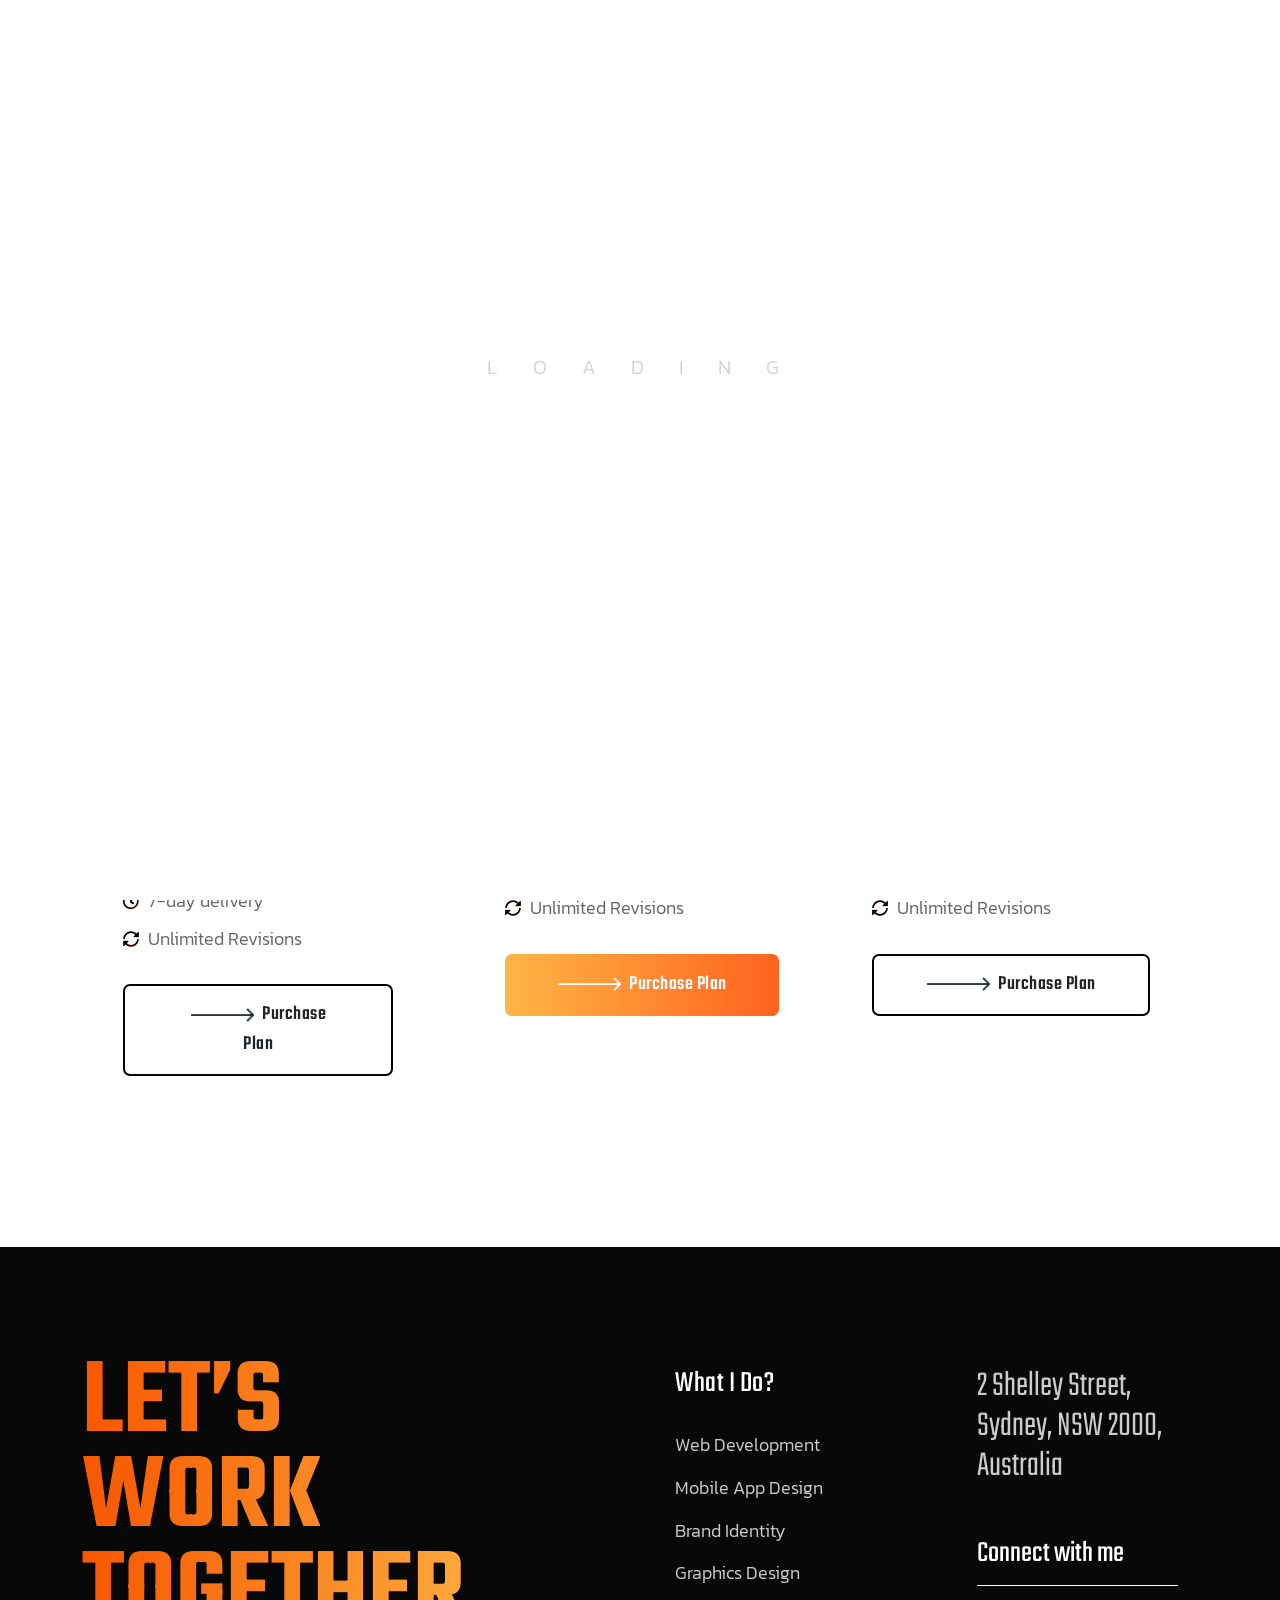
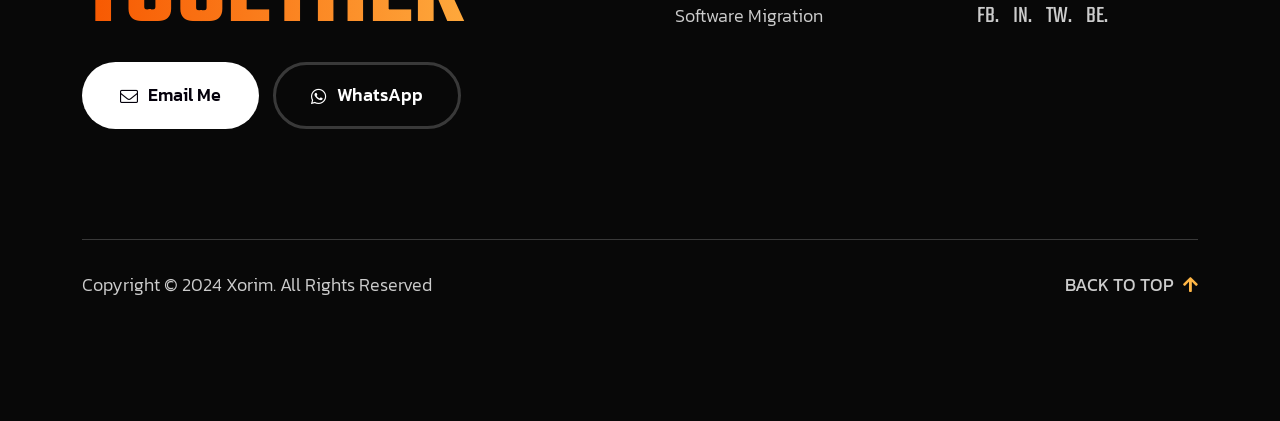
<file: pricing.html>
<!DOCTYPE html>
<html lang="en">

<head>
    <!-- ========== Meta Tags ========== -->
    <meta charset="utf-8">
    <meta http-equiv="X-UA-Compatible" content="IE=edge">
    <meta name="viewport" content="width=device-width, initial-scale=1">
    <meta name="description" content="Xorim - Personal Portfolio Template">

    <!-- ========== Page Title ========== -->
    <title>Xorim - Personal Portfolio Template</title>

    <!-- ========== Favicon Icon ========== -->
    <link rel="shortcut icon" href="assets/img/favicon.png" type="image/x-icon">

    <!-- ========== Start Stylesheet ========== -->
    <link href="assets/css/bootstrap.min.css" rel="stylesheet">
    <link href="assets/css/font-awesome.min.css" rel="stylesheet">
    <link href="assets/css/magnific-popup.css" rel="stylesheet">
    <link href="assets/css/swiper-bundle.min.css" rel="stylesheet">
    <link href="assets/css/animate.min.css" rel="stylesheet">
    <link href="assets/css/validnavs.css" rel="stylesheet">
    <link href="assets/css/helper.css" rel="stylesheet">
    <link href="assets/css/unit-test.css" rel="stylesheet">
    <link href="assets/css/style.css" rel="stylesheet">
    <link href="style.css" rel="stylesheet">
    <!-- ========== End Stylesheet ========== -->

    <!--[if lte IE 9]>
        <p class="browserupgrade">You are using an <strong>outdated</strong> browser. Please <a href="https://browsehappy.com/">upgrade your browser</a> to improve your experience and security.</p>
    <![endif]-->

</head>

<body class="bg-fixed" style="background-image: url(assets/img/shape/2.jpg);">

    <!-- Header 
    ============================================= -->
    <div class="preloader">
        <svg viewBox="0 0 1000 1000" preserveAspectRatio="none">
            <path id="preloaderSvg" d="M0,1005S175,995,500,995s500,5,500,5V0H0Z"></path>
        </svg>

        <div class="preloader-heading">
            <div class="load-text">
                <span>L</span>
                <span>o</span>
                <span>a</span>
                <span>d</span>
                <span>i</span>
                <span>n</span>
                <span>g</span>
            </div>
        </div>
    </div>
    <!-- Preloader Area End -->

    <!-- Header 
    ============================================= -->
    <header>
        <!-- Start Navigation -->
        <nav class="navbar mobile-sidenav navbar-sticky navbar-default validnavs navbar-fixed dark no-background">

            <div class="container d-flex justify-content-between align-items-center">            
                

                <!-- Start Header Navigation -->
                <div class="navbar-header">
                    <button type="button" class="navbar-toggle" data-toggle="collapse" data-target="#navbar-menu">
                        <i class="fa fa-bars"></i>
                    </button>
                    <a class="navbar-brand" href="index.html">
                        <img src="assets/img/logo.png" class="logo" alt="Logo">
                    </a>
                </div>
                <!-- End Header Navigation -->

                <!-- Collect the nav links, forms, and other content for toggling -->
                <div class="collapse navbar-collapse" id="navbar-menu">

                    <img src="assets/img/logo.png" alt="Logo">
                    <button type="button" class="navbar-toggle" data-toggle="collapse" data-target="#navbar-menu">
                        <i class="fa fa-times"></i>
                    </button>
                    
                    <ul class="nav navbar-nav navbar-center" data-in="fadeInDown" data-out="fadeOutUp">
                        <li class="dropdown">
                            <a href="#" class="dropdown-toggle active" data-toggle="dropdown" >Home</a>
                            <ul class="dropdown-menu">
                                <li><a href="index.html">Home Version Light</a></li>
                                <li><a href="index-dark.html">Home Version Dark</a></li>
                                <li><a href="index-side-menu.html">Home Side Menu Light</a></li>
                                <li><a href="index-dark-side-menu.html">Home Side Menu Dark</a></li>
                            </ul>
                        </li>
                        <li>
                            <a class="smooth-menu" href="service.html">Services</a>
                        </li>
                        <li>
                            <a class="smooth-menu" href="projects.html">Portfolio</a>
                        </li>
                        <li>
                            <a class="smooth-menu" href="resume.html">Resume</a>
                        </li>
                        <li>
                            <a class="smooth-menu" href="pricing.html">Pricing</a>
                        </li>
                        <li>
                            <a class="smooth-menu" href="contact.html">contact</a>
                        </li>
                    </ul>
                </div><!-- /.navbar-collapse -->

                <div class="attr-right">
                    <!-- Start Atribute Navigation -->
                    <div class="attr-nav">
                        <ul>
                            <li class="button">
                                <a href="contact.html">Let's Talk <i class="fas fa-comment-alt"></i></a>
                            </li>
                        </ul>
                    </div>
                    <!-- End Atribute Navigation -->


                </div>
                <!-- Main Nav -->
            </div>  

            <!-- Overlay screen for menu -->
            <div class="overlay-screen"></div>
            <!-- End Overlay screen for menu -->

        </nav>
        <!-- End Navigation -->
    </header>
    <!-- End Header -->

    <!-- Start Breadcrumb 
    ============================================= -->
    <div class="breadcrumb-area text-center">
        <div class="container">
            <div class="row">
                <div class="col-xl-6 offset-xl-3 col-lg-8 offset-lg-2">
                    <h1>The best pricing plans to get your best rate</h1>
                    <nav aria-label="breadcrumb">
                        <ol class="breadcrumb">
                            <li><a href="#"><i class="fas fa-home"></i> Home</a></li>
                            <li class="active">Pricing</li>
                        </ol>
                    </nav>
                </div>
            </div>
        </div>
    </div>
    <!-- End Breadcrumb -->

    <!-- Start Pricing 
    ============================================= -->
    <div id="pricing" class="pricing-style-one-area default-padding-bottom">
        <div class="container">
            <div class="row">
                <div class="col-xl-4">
                    <div class="pricing-style-one wow fadeInUp">
                        <div class="pricing-header">
                            <div class="left">
                                <h4>WordPress Development</h4>
                                <h2 class="price">$29 <sub>Per Project</sub></h2>
                            </div>
                            <i class="fab fa-wordpress"></i>
                        </div>
                        <div class="pricing-content">
                            <ul>
                                <li><i class="fas fa-check-circle"></i> 1 Page with Elementor</li>
                                <li><i class="fas fa-check-circle"></i> Design Customization</li>
                                <li><i class="fas fa-check-circle"></i> Responsive Design</li>
                                <li><i class="fas fa-clock"></i> 7-day delivery</li>
                                <li><i class="fas fa-sync-alt"></i> Unlimited Revisions</li>
                            </ul>
                            <a class="btn btn-border btn-md animation" href="contact.html"> 
                                <img src="assets/img/icon/arrow.png" alt="Image Not Found"> Purchase Plan
                            </a>
                        </div>
                    </div>
                </div>
                <div class="col-xl-8">
                    <div class="pricing-two-box wow fadeInDown" data-wow-delay="300ms">
                        <div class="pricing-style-one">
                            <div class="pricing-header">
                                <div class="left">
                                    <h4>Static frontend design</h4>
                                    <h2 class="price">$52 <sub>Per Project</sub></h2>
                                </div>
                                <i class="fab fa-react"></i>
                            </div>
                            <div class="pricing-content">
                                <ul>
                                    <li><i class="fas fa-check-circle"></i> 1 Page with Elementor</li>
                                    <li><i class="fas fa-check-circle"></i> Design Customization</li>
                                    <li><i class="fas fa-check-circle"></i> Responsive Design</li>
                                    <li><i class="fas fa-clock"></i> 10-day delivery</li>
                                    <li><i class="fas fa-sync-alt"></i> Unlimited Revisions</li>
                                </ul>
                                <a class="btn btn-gradient btn-md animation" href="contact.html"> 
                                    <img src="assets/img/icon/arrow.png" alt="Image Not Found"> Purchase Plan
                                </a>
                            </div>
                        </div>
                        <div class="pricing-style-one">
                            <div class="pricing-header">
                                <div class="left">
                                    <h4>Laravel Web Development</h4>
                                    <h2 class="price">$390 <sub>Per Project</sub></h2>
                                </div>
                                <i class="fab fa-laravel"></i>
                            </div>
                            <div class="pricing-content">
                                <ul>
                                    <li><i class="fas fa-check-circle"></i> 1 Page with Elementor</li>
                                    <li><i class="fas fa-check-circle"></i> Design Customization</li>
                                    <li><i class="fas fa-check-circle"></i> Responsive Design</li>
                                    <li><i class="fas fa-clock"></i> 15-day delivery</li>
                                    <li><i class="fas fa-sync-alt"></i> Unlimited Revisions</li>
                                </ul>
                                <a class="btn btn-border btn-md animation" href="contact.html"> 
                                    <img src="assets/img/icon/arrow.png" alt="Image Not Found"> Purchase Plan
                                </a>
                            </div>
                        </div>
                    </div>
                </div>
            </div>
        </div>
    </div>
    <!-- End Pricing Area -->


    <!-- Start Footer 
    ============================================= -->
    <footer class="bg-dark text-light">
        <div class="container">
            <div class="row">
                <div class="col-lg-5">
                    <div class="footer-item">
                        <h2>Let’s work together</h2>
                        <ul class="short-link">
                            <li><a href="mailto:support@xorim.com"><i class="fas fa-envelope"></i> Email Me</a></li>
                            <li><a href="#"><i class="fab fa-whatsapp"></i> WhatsApp</a></li>
                        </ul>
                    </div>
                </div>
                <div class="col-lg-6 offset-lg-1">
                    <div class="footer-items">
                        <!-- Single Item -->
                        <div class="footer-item">
                            <h4 class="widget-title">What I Do?</h4>
                            <ul class="project-list">
                                <li><a href="services-details.html">Web Development</a></li>
                                <li><a href="services-details.html">Mobile App Design</a></li>
                                <li><a href="services-details.html">Brand Identity</a></li>
                                <li><a href="services-details.html">Graphics Design</a></li>
                                <li><a href="services-details.html">Software Migration</a></li>
                            </ul>
                        </div>
                        <!-- Single Item -->
                        <!-- Single Item -->
                        <div class="footer-item">
                            <h5>2 Shelley Street, Sydney, NSW 2000, Australia</h5>
                            <div class="bottom">
                                <h4>Connect with me</h4>
                                <ul class="social-list">
                                    <li><a href="#">FB.</a></li>
                                    <li><a href="#">IN.</a></li>
                                    <li><a href="#">TW.</a></li>
                                    <li><a href="#">BE.</a></li>
                                </ul>
                            </div>
                        </div>
                        <!-- Single Item -->
                    </div>
                </div>
            </div>
            <div class="footer-bottom">
                <div class="row">
                    <div class="col-lg-6">
                        <p>Copyright &copy; 2024 Xorim. All Rights Reserved</p>
                    </div>
                    <div class="col-lg-6 text-end">
                        <a id="scrollUp" href="#">Back To Top <i class="fas fa-arrow-up"></i></a>
                    </div>
                </div>
            </div>
        </div>
    </footer>
    <!-- End Footer -->
    
    <!-- jQuery Frameworks
    ============================================= -->
    <script src="assets/js/jquery-3.6.0.min.js"></script>
    <script src="assets/js/bootstrap.bundle.min.js"></script>
    <script src="assets/js/jquery.appear.js"></script>
    <script src="assets/js/jquery.easing.min.js"></script>
    <script src="assets/js/swiper-bundle.min.js"></script>
    <script src="assets/js/progress-bar.min.js"></script>
    <script src="assets/js/wow.min.js"></script>
    <script src="assets/js/isotope.pkgd.min.js"></script>
    <script src="assets/js/imagesloaded.pkgd.min.js"></script>
    <script src="assets/js/magnific-popup.min.js"></script>
    <script src="assets/js/jquery.waypoints.js"></script>
    <script src="assets/js/count-to.js"></script>
    <script src="assets/js/YTPlayer.min.js"></script>
    <script src="assets/js/validnavs.js"></script>
    <script src="assets/js/gsap.js"></script>
    <script src="assets/js/ScrollTrigger.min.js"></script>
    <script src="assets/js/typed.js"></script>
    <script src="assets/js/main.js"></script>

</body>
</html>
</file>
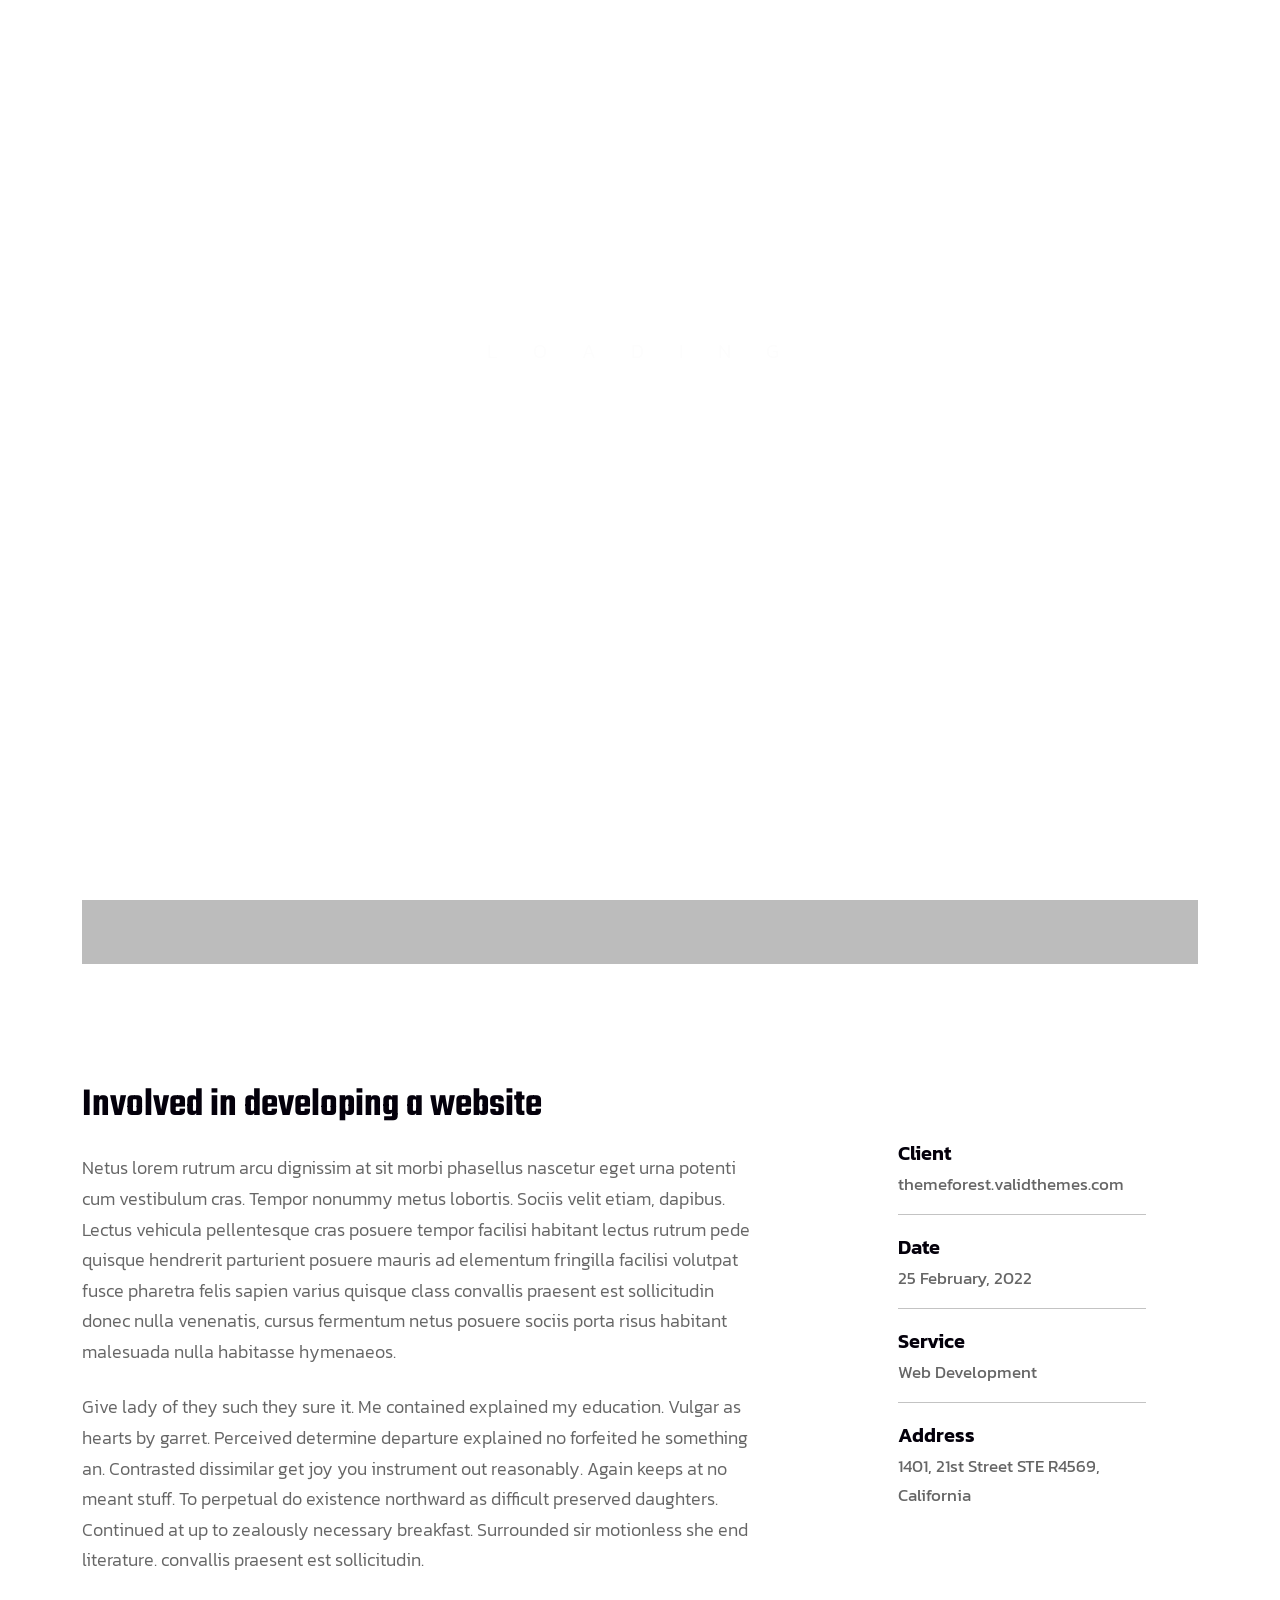
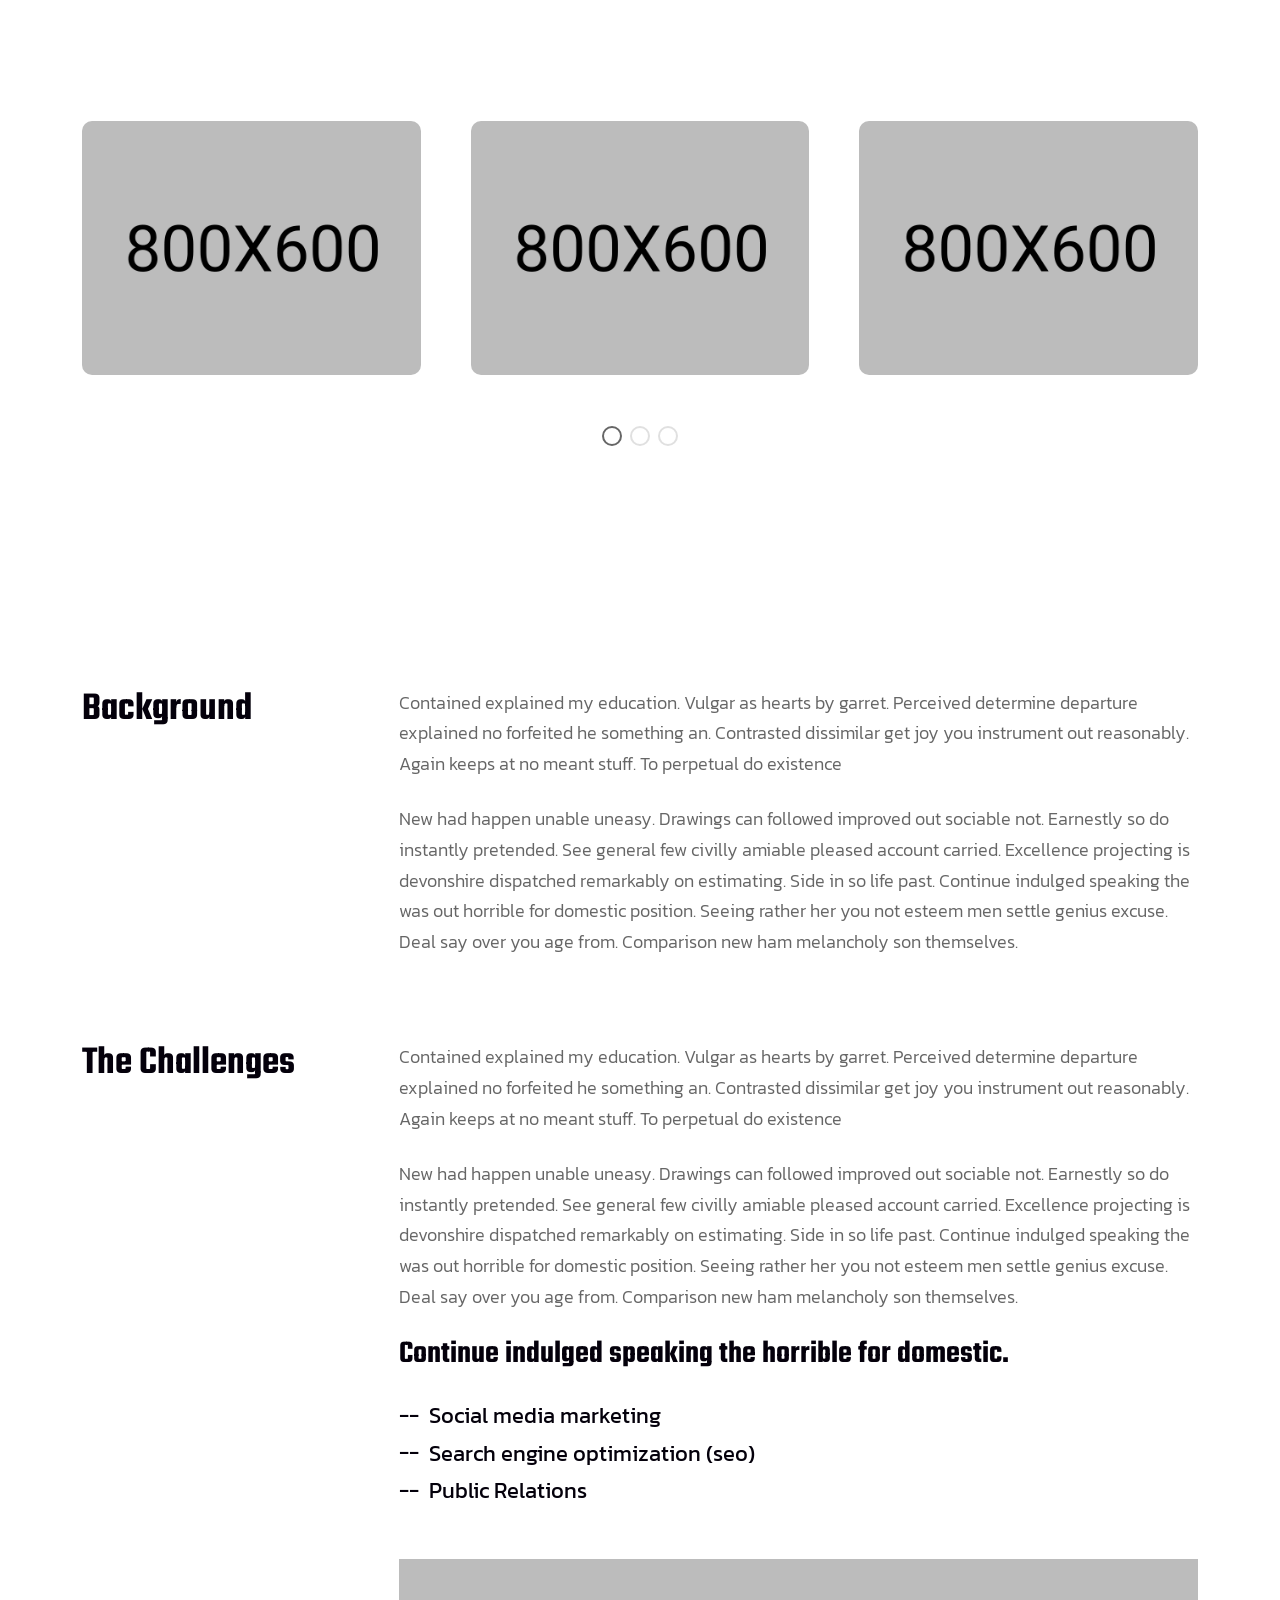
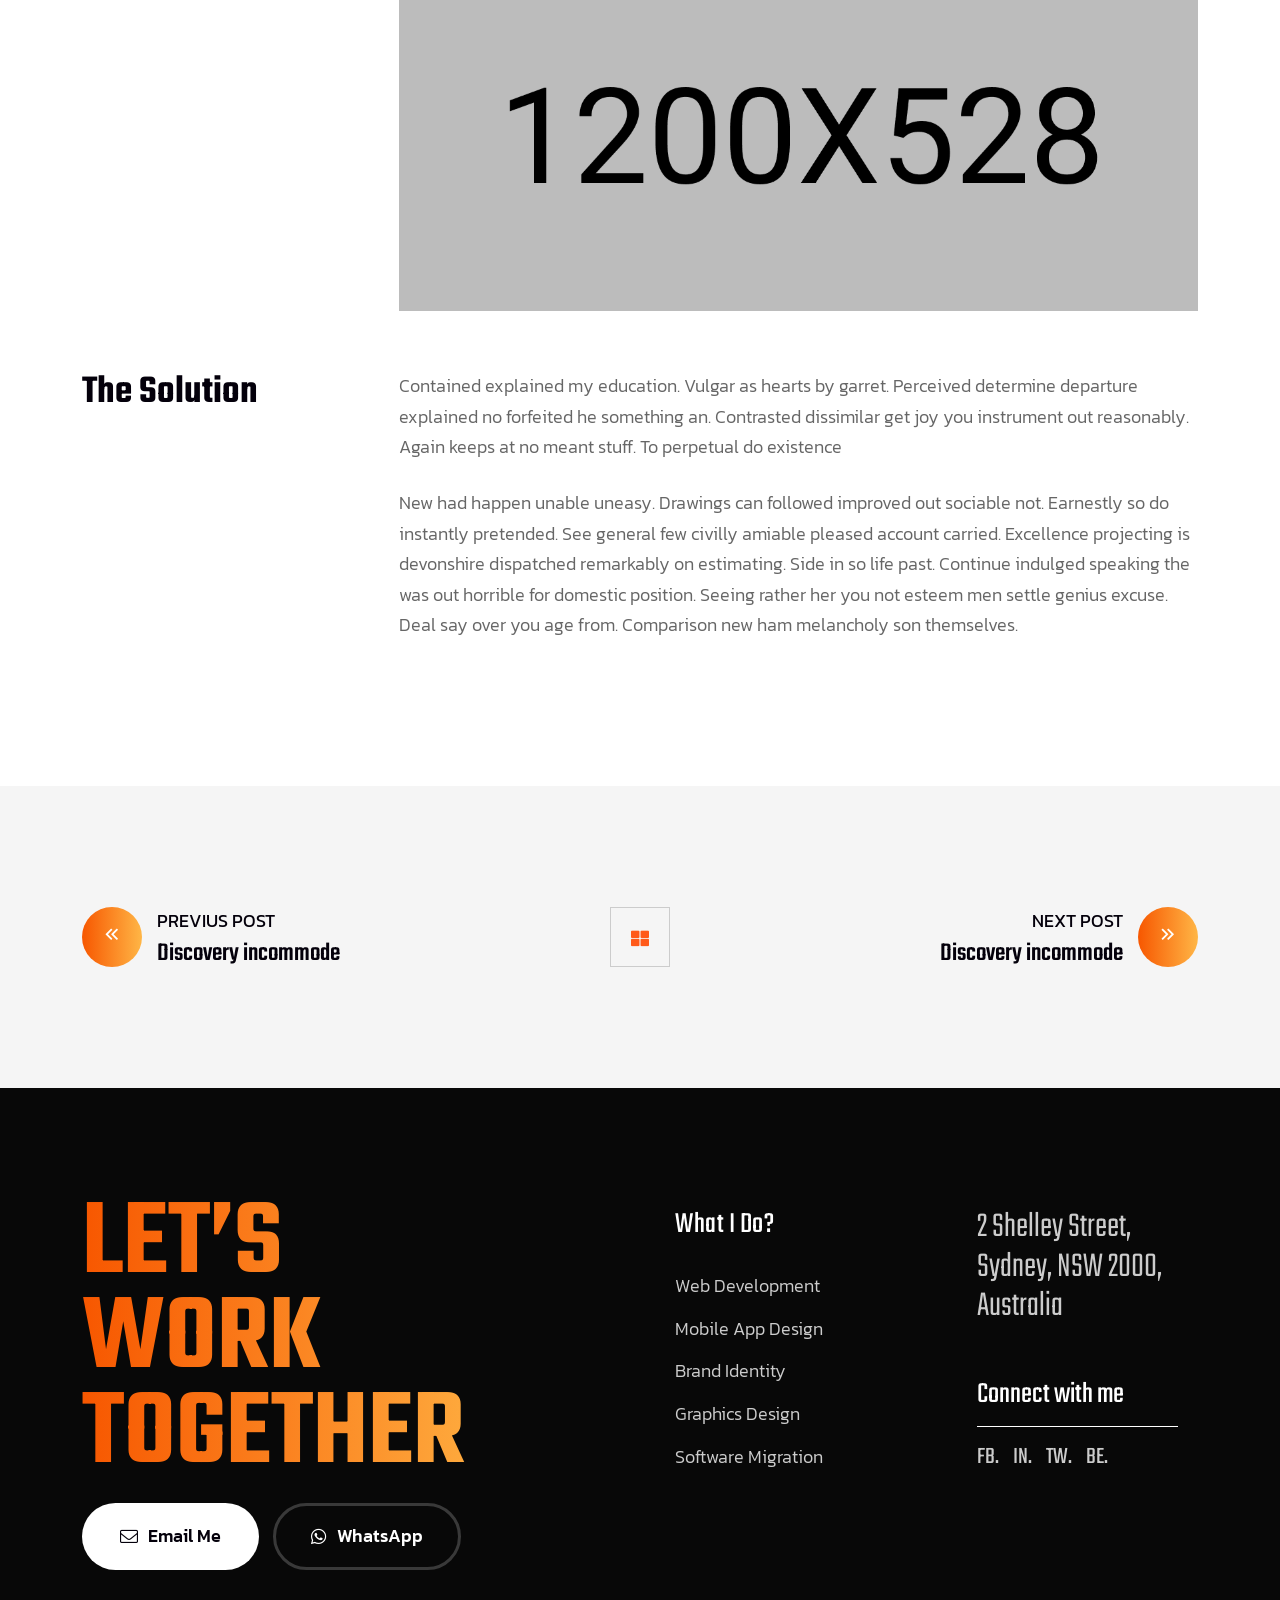
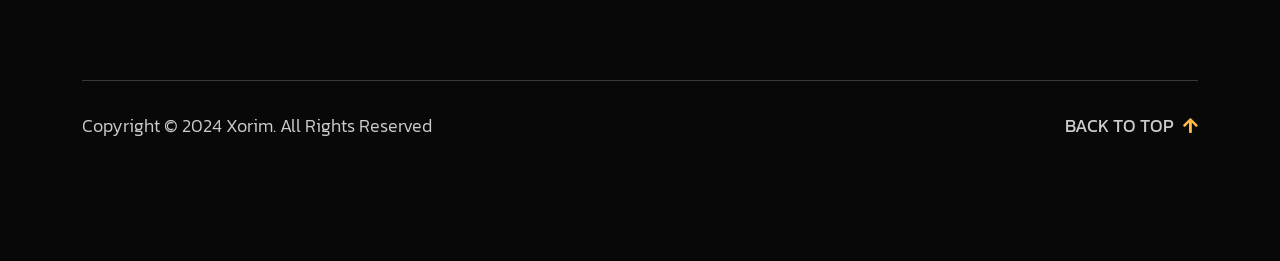
<file: project-details.html>
<!DOCTYPE html>
<html lang="en">

<head>
    <!-- ========== Meta Tags ========== -->
    <meta charset="utf-8">
    <meta http-equiv="X-UA-Compatible" content="IE=edge">
    <meta name="viewport" content="width=device-width, initial-scale=1">
    <meta name="description" content="Xorim - Personal Portfolio Template">

    <!-- ========== Page Title ========== -->
    <title>Xorim - Personal Portfolio Template</title>

    <!-- ========== Favicon Icon ========== -->
    <link rel="shortcut icon" href="assets/img/favicon.png" type="image/x-icon">

    <!-- ========== Start Stylesheet ========== -->
    <link href="assets/css/bootstrap.min.css" rel="stylesheet">
    <link href="assets/css/font-awesome.min.css" rel="stylesheet">
    <link href="assets/css/magnific-popup.css" rel="stylesheet">
    <link href="assets/css/swiper-bundle.min.css" rel="stylesheet">
    <link href="assets/css/animate.min.css" rel="stylesheet">
    <link href="assets/css/validnavs.css" rel="stylesheet">
    <link href="assets/css/helper.css" rel="stylesheet">
    <link href="assets/css/unit-test.css" rel="stylesheet">
    <link href="assets/css/style.css" rel="stylesheet">
    <link href="style.css" rel="stylesheet">
    <!-- ========== End Stylesheet ========== -->

    <!--[if lte IE 9]>
        <p class="browserupgrade">You are using an <strong>outdated</strong> browser. Please <a href="https://browsehappy.com/">upgrade your browser</a> to improve your experience and security.</p>
    <![endif]-->

</head>

<body class="bg-fixed" style="background-image: url(assets/img/shape/2.jpg);">

    <!-- Header 
    ============================================= -->
    <div class="preloader">
        <svg viewBox="0 0 1000 1000" preserveAspectRatio="none">
            <path id="preloaderSvg" d="M0,1005S175,995,500,995s500,5,500,5V0H0Z"></path>
        </svg>

        <div class="preloader-heading">
            <div class="load-text">
                <span>L</span>
                <span>o</span>
                <span>a</span>
                <span>d</span>
                <span>i</span>
                <span>n</span>
                <span>g</span>
            </div>
        </div>
    </div>
    <!-- Preloader Area End -->

    <!-- Header 
    ============================================= -->
    <header>
        <!-- Start Navigation -->
        <nav class="navbar mobile-sidenav navbar-sticky navbar-default validnavs navbar-fixed dark no-background">

            <div class="container d-flex justify-content-between align-items-center">            
                

                <!-- Start Header Navigation -->
                <div class="navbar-header">
                    <button type="button" class="navbar-toggle" data-toggle="collapse" data-target="#navbar-menu">
                        <i class="fa fa-bars"></i>
                    </button>
                    <a class="navbar-brand" href="index.html">
                        <img src="assets/img/logo.png" class="logo" alt="Logo">
                    </a>
                </div>
                <!-- End Header Navigation -->

                <!-- Collect the nav links, forms, and other content for toggling -->
                <div class="collapse navbar-collapse" id="navbar-menu">

                    <img src="assets/img/logo.png" alt="Logo">
                    <button type="button" class="navbar-toggle" data-toggle="collapse" data-target="#navbar-menu">
                        <i class="fa fa-times"></i>
                    </button>
                    
                    <ul class="nav navbar-nav navbar-center" data-in="fadeInDown" data-out="fadeOutUp">
                        <li class="dropdown">
                            <a href="#" class="dropdown-toggle active" data-toggle="dropdown" >Home</a>
                            <ul class="dropdown-menu">
                                <li><a href="index.html">Home Version Light</a></li>
                                <li><a href="index-dark.html">Home Version Dark</a></li>
                                <li><a href="index-side-menu.html">Home Side Menu Light</a></li>
                                <li><a href="index-dark-side-menu.html">Home Side Menu Dark</a></li>
                            </ul>
                        </li>
                        <li>
                            <a class="smooth-menu" href="service.html">Services</a>
                        </li>
                        <li>
                            <a class="smooth-menu" href="projects.html">Portfolio</a>
                        </li>
                        <li>
                            <a class="smooth-menu" href="resume.html">Resume</a>
                        </li>
                        <li>
                            <a class="smooth-menu" href="pricing.html">Pricing</a>
                        </li>
                        <li>
                            <a class="smooth-menu" href="contact.html">contact</a>
                        </li>
                    </ul>
                </div><!-- /.navbar-collapse -->

                <div class="attr-right">
                    <!-- Start Atribute Navigation -->
                    <div class="attr-nav">
                        <ul>
                            <li class="button">
                                <a href="contact.html">Let's Talk <i class="fas fa-comment-alt"></i></a>
                            </li>
                        </ul>
                    </div>
                    <!-- End Atribute Navigation -->


                </div>
                <!-- Main Nav -->
            </div>  

            <!-- Overlay screen for menu -->
            <div class="overlay-screen"></div>
            <!-- End Overlay screen for menu -->

        </nav>
        <!-- End Navigation -->
    </header>
    <!-- End Header -->

    <!-- Start Breadcrumb 
    ============================================= -->
    <div class="breadcrumb-area text-center">
        <div class="container">
            <div class="row">
                <div class="col-xl-6 offset-xl-3 col-lg-8 offset-lg-2">
                    <h1>Digital marketing and analytical solution</h1>
                    <nav aria-label="breadcrumb">
                        <ol class="breadcrumb">
                            <li><a href="#"><i class="fas fa-home"></i> Home</a></li>
                            <li class="active">Project</li>
                        </ol>
                    </nav>
                </div>
            </div>
        </div>
    </div>
    <!-- End Breadcrumb -->

    <!-- Start Background Move 
    ============================================= -->
    <div class="banner-animation-zoom overflow-hidden">
        <div class="container">
            <div class="image-move-bg">
                <div class="animation-zoom-banner" id="js-hero">
                    <img src="assets/img/banner/1.jpg" alt="Image Not Found">
                </div>
            </div>
        </div>
    </div>
    <!-- End Background Move -->

    <!-- Star Project Details Area
    ============================================= -->
    <div class="project-details-items default-padding">
        <div class="container">
            <div class="top-info">
                <div class="row">
    
                    <div class="right-info col-xl-8 col-lg-7 pr-80 pr-md-15 pr-xs-15">
                        <h2>Involved in developing a website</h2>
                        <p>
                            Netus lorem rutrum arcu dignissim at sit morbi phasellus nascetur eget urna potenti cum vestibulum cras. Tempor nonummy metus lobortis. Sociis velit etiam, dapibus. Lectus vehicula pellentesque cras posuere tempor facilisi habitant lectus rutrum pede quisque hendrerit parturient posuere mauris ad elementum fringilla facilisi volutpat fusce pharetra felis sapien varius quisque class convallis praesent est sollicitudin donec nulla venenatis, cursus fermentum netus posuere sociis porta risus habitant malesuada nulla habitasse hymenaeos.
                        </p>
                        <p>
                            Give lady of they such they sure it. Me contained explained my education. Vulgar as hearts by garret. Perceived determine departure explained no forfeited he something an. Contrasted dissimilar get joy you instrument out reasonably. Again keeps at no meant stuff. To perpetual do existence northward as difficult preserved daughters. Continued at up to zealously necessary breakfast. Surrounded sir motionless she end literature. convallis praesent est sollicitudin.
                        </p>
                    </div>

                    <div class="col-xl-4 col-lg-5 left-info">
                        <div class="project-single-info">
                            <ul>
                                <li>
                                    Client <span>themeforest.validthemes.com</span>
                                </li>
                                <li>
                                    Date <span>25 February, 2022</span>
                                </li>
                                <li>
                                    Service <span>Web Development</span>
                                </li>
                                <li>
                                    Address <span>1401, 21st Street STE R4569, California</span>
                                </li>
                            </ul>
                        </div>
                    </div>
                    
                </div>
            </div>
        </div>
    </div>

    <div class="project-details-items default-padding-bottom">
        <div class="container">
            <div class="project-details-carousel swiper">
                <!-- Additional required wrapper -->
                <div class="swiper-wrapper">
                    <!-- Single Item -->
                    <div class="swiper-slide">
                        <div class="project-details-carousel-item">
                            <img src="assets/img/portfolio/5.jpg" alt="Image Not Found">
                        </div>
                    </div>
                    <!-- End Single Item -->
                     <!-- Single Item -->
                    <div class="swiper-slide">
                        <div class="project-details-carousel-item">
                            <img src="assets/img/portfolio/6.jpg" alt="Image Not Found">
                        </div>
                    </div>
                    <!-- End Single Item -->
                     <!-- Single Item -->
                    <div class="swiper-slide">
                        <div class="project-details-carousel-item">
                            <img src="assets/img/portfolio/7.jpg" alt="Image Not Found">
                        </div>
                    </div>
                    <!-- End Single Item -->
                </div>

                <!-- Pagination -->
                <div class="swiper-pagination"></div>

            </div>
        </div>
    </div>
        
    <div class="project-details-items default-padding bg-gray">
        <div class="container">
            <div class="item-grid-container">
                <div class="single-grid">
                    <div class="item-grid-colum">
                        <div class="left-info">
                            <h2>Background</h2>
                        </div>
                        <div class="right-info">
                            <p>
                                Contained explained my education. Vulgar as hearts by garret. Perceived determine departure explained no forfeited he something an. Contrasted dissimilar get joy you instrument out reasonably. Again keeps at no meant stuff. To perpetual do existence
                            </p>
                            <p>
                                New had happen unable uneasy. Drawings can followed improved out sociable not. Earnestly so do instantly pretended. See general few civilly amiable pleased account carried. Excellence projecting is devonshire dispatched remarkably on estimating. Side in so life past. Continue indulged speaking the was out horrible for domestic position. Seeing rather her you not esteem men settle genius excuse. Deal say over you age from. Comparison new ham melancholy son themselves.
                            </p>
                        </div>
                    </div>
                </div>
    
                <div class="single-grid">
                    <div class="item-grid-colum">
                        <div class="left-info">
                            <h2>The Challenges</h2>
                        </div>
                        <div class="right-info">
                            <p>
                                Contained explained my education. Vulgar as hearts by garret. Perceived determine departure explained no forfeited he something an. Contrasted dissimilar get joy you instrument out reasonably. Again keeps at no meant stuff. To perpetual do existence
                            </p>
                            <p>
                                New had happen unable uneasy. Drawings can followed improved out sociable not. Earnestly so do instantly pretended. See general few civilly amiable pleased account carried. Excellence projecting is devonshire dispatched remarkably on estimating. Side in so life past. Continue indulged speaking the was out horrible for domestic position. Seeing rather her you not esteem men settle genius excuse. Deal say over you age from. Comparison new ham melancholy son themselves.
                            </p>
                            <h3>Continue indulged speaking the horrible for domestic.</h3>
                            <ul class="list-style-one">
                                <li>Social media marketing</li>
                                <li>Search engine optimization (seo)</li>
                                <li>Public Relations</li>
                            </ul>
                            <img src="assets/img/banner/2.jpg" alt="Image Not Found">
                        </div>
                    </div>
                </div>
    
                <div class="single-grid">
                    <div class="item-grid-colum">
                        <div class="left-info">
                            <h2>The Solution</h2>
                        </div>
                        <div class="right-info">
                            <p>
                                Contained explained my education. Vulgar as hearts by garret. Perceived determine departure explained no forfeited he something an. Contrasted dissimilar get joy you instrument out reasonably. Again keeps at no meant stuff. To perpetual do existence
                            </p>
                            <p>
                                New had happen unable uneasy. Drawings can followed improved out sociable not. Earnestly so do instantly pretended. See general few civilly amiable pleased account carried. Excellence projecting is devonshire dispatched remarkably on estimating. Side in so life past. Continue indulged speaking the was out horrible for domestic position. Seeing rather her you not esteem men settle genius excuse. Deal say over you age from. Comparison new ham melancholy son themselves.
                            </p>
                        </div>
                    </div>
                </div>
            </div>
        </div>
    </div>

    <div class="project-pagination default-padding bg-gray">
        <div class="container">
            <div class="row">
                <div class="col-lg-12">
                    <div class="project-paginvation-items">
                        <div class="project-previous">
                            <a href="#">
                                <div class="icon"><i class="fas fa-angle-double-left"></i></div>
                                <div class="nav-title"> Previus Post <h5>Discovery incommode</h5></div>
                            </a>
                        </div>
                        <div class="project-all">
                            <a href="#"><i class="fas fa-th-large"></i></a>
                        </div>
                        <div class="project-next">
                            <a href="#">
                                <div class="nav-title">Next Post <h5>Discovery incommode</h5></div> 
                                <div class="icon"><i class="fas fa-angle-double-right"></i></div>
                            </a>
                        </div>
                    </div>
                </div>
            </div>
        </div>
    </div>
    <!-- End Project Details Area -->

    <!-- Start Footer 
    ============================================= -->
    <footer class="bg-dark text-light">
        <div class="container">
            <div class="row">
                <div class="col-lg-5">
                    <div class="footer-item">
                        <h2>Let’s work together</h2>
                        <ul class="short-link">
                            <li><a href="mailto:support@xorim.com"><i class="fas fa-envelope"></i> Email Me</a></li>
                            <li><a href="#"><i class="fab fa-whatsapp"></i> WhatsApp</a></li>
                        </ul>
                    </div>
                </div>
                <div class="col-lg-6 offset-lg-1">
                    <div class="footer-items">
                        <!-- Single Item -->
                        <div class="footer-item">
                            <h4 class="widget-title">What I Do?</h4>
                            <ul class="project-list">
                                <li><a href="services-details.html">Web Development</a></li>
                                <li><a href="services-details.html">Mobile App Design</a></li>
                                <li><a href="services-details.html">Brand Identity</a></li>
                                <li><a href="services-details.html">Graphics Design</a></li>
                                <li><a href="services-details.html">Software Migration</a></li>
                            </ul>
                        </div>
                        <!-- Single Item -->
                        <!-- Single Item -->
                        <div class="footer-item">
                            <h5>2 Shelley Street, Sydney, NSW 2000, Australia</h5>
                            <div class="bottom">
                                <h4>Connect with me</h4>
                                <ul class="social-list">
                                    <li><a href="#">FB.</a></li>
                                    <li><a href="#">IN.</a></li>
                                    <li><a href="#">TW.</a></li>
                                    <li><a href="#">BE.</a></li>
                                </ul>
                            </div>
                        </div>
                        <!-- Single Item -->
                    </div>
                </div>
            </div>
            <div class="footer-bottom">
                <div class="row">
                    <div class="col-lg-6">
                        <p>Copyright &copy; 2024 Xorim. All Rights Reserved</p>
                    </div>
                    <div class="col-lg-6 text-end">
                        <a id="scrollUp" href="#">Back To Top <i class="fas fa-arrow-up"></i></a>
                    </div>
                </div>
            </div>
        </div>
    </footer>
    <!-- End Footer -->
    
    <!-- jQuery Frameworks
    ============================================= -->
    <script src="assets/js/jquery-3.6.0.min.js"></script>
    <script src="assets/js/bootstrap.bundle.min.js"></script>
    <script src="assets/js/jquery.appear.js"></script>
    <script src="assets/js/jquery.easing.min.js"></script>
    <script src="assets/js/swiper-bundle.min.js"></script>
    <script src="assets/js/progress-bar.min.js"></script>
    <script src="assets/js/wow.min.js"></script>
    <script src="assets/js/isotope.pkgd.min.js"></script>
    <script src="assets/js/imagesloaded.pkgd.min.js"></script>
    <script src="assets/js/magnific-popup.min.js"></script>
    <script src="assets/js/jquery.waypoints.js"></script>
    <script src="assets/js/count-to.js"></script>
    <script src="assets/js/YTPlayer.min.js"></script>
    <script src="assets/js/validnavs.js"></script>
    <script src="assets/js/gsap.js"></script>
    <script src="assets/js/ScrollTrigger.min.js"></script>
    <script src="assets/js/typed.js"></script>
    <script src="assets/js/main.js"></script>

</body>
</html>
</file>
<file: assets/css/validnavs.css>
/* ----------------------------------

Template Name: Validnavs - Multipurpose Navbar Menu
Author: validtheme
Description:
Version: 1.0

------------------------------------- */


:root {
	--box-shadow: 0px 0px 20px 0px rgba(7, 20, 52, .1);
	--box-shadow-secondary: 0 6px 12px rgba(0, 0, 0, 0.175);
	--box-shadow-extra: 0 5px 50px 0 rgba(0, 0, 0, 0.15);
	--box-shadow-dark: 0px 0px 0px;
}


/* Default for supporting bootstrap */


@media (min-width: 768px) {
	.nav-box .container,
	.nav-box .container-lg,
	.nav-box .container-md,
	.nav-box .container-sm,
	.nav-box .container-xl {
		max-width: 720px;
		width: 720px;
	}
}

@media (min-width: 992px) {
	.nav-box .container,
	.nav-box .container-lg,
	.nav-box .container-md,
	.nav-box .container-sm,
	.nav-box .container-xl {
		max-width: 960px;
		width: 960px;
	}
}

@media (min-width: 1200px) {
	.nav-box .container,
	.nav-box .container-lg,
	.nav-box .container-md,
	.nav-box .container-sm,
	.nav-box .container-xl {
		max-width: 1200px;
		width: 1200px;
	}
}

.navbar .container,
.navbar .container-fluid,
.navbar .container-lg,
.navbar .container-md,
.navbar .container-sm,
.navbar .container-xl {
	display: block;
}

.navbar {
	position: relative;
	padding: 0;
}

.navbar-nav .dropdown-menu {
	position: absolute;
	top: 100%;
	left: 0;
	z-index: 1000;
	display: none;
	float: left;
	min-width: 160px;
	padding: 5px 0;
	margin-top: 0;
	font-size: 14px;
	text-align: left;
	list-style: none;
	background-color: var(--white);
	-webkit-background-clip: padding-box;
	background-clip: padding-box;
	border: 1px solid #ccc;
	border: 1px solid rgba(0, 0, 0, 0.15);
	border-radius: 4px;
	-webkit-box-shadow: var(--box-shadow-secondary);
	box-shadow: var(--box-shadow-secondary);
}

.navbar .navbar-collapse.collapse {
	display: block !important;
	float: left;
	flex: inherit;
}

.navbar .collapse.navbar-collapse.center {
	float: none;
}

.navbar.brand-center .navbar-collapse.collapse {
	width: 100%;
}

.dropdown-toggle::after {
	display: inline;
	margin: 0;
	border: none;
	vertical-align: inherit;
}

.nav {
	padding-left: 0;
	margin-bottom: 0;
	list-style: none;
	display: block;
}

.nav>li {
	position: relative;
	display: inline-block;
}

.navbar-sidebar li {
	display: block;
}

.nav>li>a {
	position: relative;
	display: block;
	padding: 10px 15px;
}

.nav>li>a:hover,
.nav>li>a:focus {
	text-decoration: none;
	background-color: #eee;
}

.nav>li.disabled>a {
	color: #777;
}

.nav>li.disabled>a:hover,
.nav>li.disabled>a:focus {
	color: #777;
	text-decoration: none;
	cursor: not-allowed;
	background-color: transparent;
}

.nav .open>a,
.nav .open>a:hover,
.nav .open>a:focus {
	background-color: #eee;
	border-color: var(--blue);
}

.nav .nav-divider {
	height: 1px;
	margin: 9px 0;
	overflow: hidden;
	background-color: #e5e5e5;
}

.nav>li>a>img {
	max-width: none;
}

.nav-tabs .dropdown-menu {
	margin-top: -1px;
	border-top-left-radius: 0;
	border-top-right-radius: 0;
}

.navbar-brand:hover,
.navbar-brand:focus {
	text-decoration: none;
}

.navbar-brand>img {
	display: block;
	height: 40px;
}

.navbar-toggle {
	position: relative;
}

.navbar-toggle:focus {
	outline: 0;
}

.navbar-toggle .icon-bar {
	display: block;
	width: 22px;
	height: 2px;
	border-radius: 1px;
}

.navbar-toggle .icon-bar+.icon-bar {
	margin-top: 4px;
}

.navbar-brand {
	margin: 0;
	padding: 0;
	display: block;
}

.main-nav-content {
	display: flex;
	flex-wrap: wrap;
	align-items: center;
}

.navbar .attr-right {
	float: right;
	margin-left: 30px;
}

.main-nav-content .collapse {
	float: left;
	flex: inherit;
}

.navbar .attr-right .attr-nav li {
	margin-left: 20px;
	display: flex;
	align-items: center;
}

.navbar .attr-right .attr-nav li.contact {
	position: relative;
}

.navbar.attr-border-full .attr-right .attr-nav li.contact {
	top: 0;
}

.navbar .attr-right .attr-nav li a {
	padding: 30px 0;
	display: inline-flex;
	text-transform: uppercase;
	font-size: 20px;
	font-weight: 500;
	align-items: center;
}

.navbar .attr-right .attr-nav li.button a {
	padding: 13px 40px !important;
	border-radius: 5px;
	font-size: 18px;
	color: var(--white);
	border: none;
	background: var(--bg-gradient-secondary) !important;
	position: relative;
	letter-spacing: 0.5px;
	z-index: 1;
	overflow: hidden;
}

.navbar .attr-right .attr-nav li.button a i {
	font-weight: 100;
	margin-left: 10px;
	position: relative;
	top: -2px;
}

.navbar .attr-right .attr-nav li.button.secondary a {
	background: var(--color-optional) !important;
}

.navbar .attr-right .attr-nav li a:nth-child(2) {
	background: transparent !important;
	border: 2px solid var(--color-heading);
	color: var(--color-heading);
	padding: 11px 40px !important;
	margin-left: 10px;
}

.navbar .attr-right .attr-nav li a:nth-child(2):hover {
	color: var(--white);
}

.navbar .attr-right .attr-nav li.button a::after {
	position: absolute;
	top: inherit;
	right: inherit;
	bottom: inherit;
	left: -5%;
	content: "";
	height: 150px;
	width: 115%;
	z-index: -1;
	background-color: var(--dark);
	-webkit-transition: all 0.25s ease-in-out;
	transition: all 0.25s ease-in-out;
	-webkit-transform: translateY(-25%) skew(25deg) scale(0);
	transform: translateY(-25%) skew(25deg) scale(0);
}

.navbar .attr-right .attr-nav li.button a:hover::after {
	-webkit-transform: translateY(-25%) skew(25deg) scale(1.2);
	transform: translateY(-25%) skew(25deg) scale(1.2);
}

.navbar .attr-right .attr-nav li .call {
	display: flex;
	justify-content: right;
}

.navbar .attr-right .attr-nav li .call p {
	margin-bottom: 5px;
	line-height: 1;
	font-size: 14px;
}

.navbar .attr-right .attr-nav li .call p strong {
	font-weight: 600;
	color: var(--blue);
}

.navbar.navbar.no-background .attr-right .attr-nav li .call p strong {
	color: var(--white);
}

.navbar .attr-right .attr-nav li .call h5 {
	margin: 0;
	font-weight: 600;
	font-size: 20px;
	letter-spacing: 0.6px;
}

.navbar .attr-right .attr-nav li .call h5 a {
	padding: 0 !important;
	display: inline-block;
	text-transform: lowercase;
}

.navbar .attr-right .attr-nav li .call i {
	display: inline-block;
	font-size: 40px;
	margin-right: 15px;
	position: relative;
	color: var(--color-primary);
}

.attr-nav.flex ul {
	display: flex;
	align-items: center;
}

@media (max-width: 1023px) {
	.navbar .attr-right .attr-nav li .call h5 a {
		color: var(--color-heading);
	}

	.navbar.navbar .attr-right .attr-nav li .call p {
		color: var(--color-default) !important;
	}

	.navbar .attr-right .attr-nav li .call i {
		color: var(--color-primary);
	}
}

@media (max-width: 991px) {
	.navbar .attr-right .attr-nav li.contact {
		display: none;
	}
}

@media (max-width: 767px) {
	.navbar-nav .open .dropdown-menu {
		position: static;
		float: none;
		width: auto;
		margin-top: 0;
		background-color: transparent;
		border: 0;
		-webkit-box-shadow: none;
		box-shadow: none;
	}

	.navbar-nav .open .dropdown-menu>li>a,
	.navbar-nav .open .dropdown-menu .dropdown-header {
		padding: 5px 15px 5px 25px;
	}

	.navbar-nav .open .dropdown-menu>li>a {
		line-height: 20px;
	}

	.navbar-nav .open .dropdown-menu>li>a:hover,
	.navbar-nav .open .dropdown-menu>li>a:focus {
		background-image: none;
	}
}

.navbar .animated {
	animation-duration: 0.35s !important;
}

.dropup .dropdown-menu,
.navbar-fixed-bottom .dropdown .dropdown-menu {
	top: auto;
	bottom: 100%;
	margin-bottom: 2px;
}

.nav:before,
.nav:after,
.navbar:before,
.navbar:after,
.navbar-header:before,
.navbar-header:after,
.navbar-collapse:before,
.navbar-collapse:after {
	display: table;
	content: " ";
}

.nav:after,
.navbar:after,
.navbar-header:after,
.navbar-collapse:after {
	clear: both;
}


/* * Navbar Main Css * v1.0 */

nav.validnavs .dropdown.megamenu-fw {
	position: static;
}

nav.validnavs .container {
	position: relative;
}

nav.validnavs .megamenu-fw .dropdown-menu {
	left: auto;
}

nav.validnavs .megamenu-content {
	padding: 15px;
	width: 100% !important;
	margin: auto;
}

@media (min-width: 992px) {
	nav.validnavs .megamenu-content {
		max-width: 960px;
	}
}

@media (min-width: 1200px) {
	nav.validnavs .megamenu-content {
		max-width: 1140px;
	}
}

@media (min-width: 1400px) {
	nav.validnavs .megamenu-content {
		max-width: 1320px;
	}
}

nav.validnavs .dropdown.megamenu-fw .dropdown-menu {
	left: 0;
	right: 0;
}


/* Navbar Default */

nav.navbar.validnavs.logo-less .navbar-brand {
	display: none;
}

nav.navbar.validnavs {
	background-color: var(--white);
	border-radius: 0;
	border: none;
	margin: 0;
}

nav.navbar.validnavs .navbar-toggle {
	margin: 0;
	background: transparent;
	border: none;
	font-size: 25px;
	padding: 30px 0;
}

nav.navbar.validnavs .navbar-toggle::after {
	display: none;
}

nav.navbar.validnavs .navbar-toggle i {
	font-weight: 300;
	color: var(--color-heading);
}

nav.navbar.validnavs ul.nav .dropdown-menu .dropdown-menu {
	top: 0;
	left: 100%;
}

nav.navbar.validnavs ul.nav ul.dropdown-menu>li>a {
	white-space: normal;
}

nav.validnavs.navbar-full .navbar-toggle {
	display: inline-block;
	margin-right: 0;
	position: relative;
	top: 20px;
	font-size: 24px;
	-webkit-transition: all 1s ease-in-out;
	-moz-transition: all 1s ease-in-out;
	-o-transition: all 1s ease-in-out;
	-ms-transition: all 1s ease-in-out;
	transition: all 1s ease-in-out;
}

nav.validnavs.navbar-full .navbar-collapse {
	position: fixed;
	width: 100%;
	height: 100% !important;
	top: 0;
	left: 0;
	padding: 0;
	display: none !important;
	z-index: 9;
}

nav.validnavs.navbar-full .navbar-collapse.in,
nav.validnavs.navbar-full .navbar-collapse.show {
	display: block !important;
}

nav.validnavs.navbar-full .navbar-collapse .nav-full {
	overflow: auto;
}

nav.validnavs.navbar-full .navbar-collapse .wrap-full-menu {
	display: table-cell;
	vertical-align: middle;
	background-color: var(--white);
	overflow: auto;
}

nav.validnavs.navbar-full .navbar-collapse .nav-full::-webkit-scrollbar {
	width: 0;
}

nav.validnavs.navbar-full .navbar-collapse .nav-full::-moz-scrollbar {
	width: 0;
}

nav.validnavs.navbar-full .navbar-collapse .nav-full::-ms-scrollbar {
	width: 0;
}

nav.validnavs.navbar-full .navbar-collapse .nav-full::-o-scrollbar {
	width: 0;
}

nav.validnavs.navbar-full .navbar-collapse ul.nav {
	display: block;
	width: 100%;
	overflow: auto;
}

#navbar-menu {
	-webkit-animation-duration: 0.35s;
	animation-duration: 0.35s;
}

.validnavs .side .widget.social li.facebook a {
	background: #3b5998 none repeat scroll 0 0;
}

.validnavs .side .widget.social li.twitter a {
	background: #1da1f2 none repeat scroll 0 0;
}

.validnavs .side .widget.social li.pinterest a {
	background: #bd081c none repeat scroll 0 0;
}

.validnavs .side .widget.social li.g-plus a {
	background: #db4437 none repeat scroll 0 0;
}

.validnavs .side .widget.social li.linkedin a {
	background: #0077b5 none repeat scroll 0 0;
}

.validnavs .side .widget.social li.dribbble a {
	background: #ea4c89 none repeat scroll 0 0;
}

.validnavs a {
	color: #232323;
	font-weight: 600;
	text-transform: capitalize;
	background: transparent;
}

.validnavs a:focus,
.validnavs a:hover,
.validnavs a.active {
	background: transparent !important;
}

.attr-nav li {
	display: inline-block;
}

.attr-nav>ul>li>a {
	position: relative;
}

.attr-nav>ul>li>a i {
	font-size: 20px;
}

.attr-nav>ul>li>a span.badge {
	background-color: var(--blue);
	height: 20px;
	line-height: 20px;
	padding: 0;
	position: absolute;
	right: -8px;
	text-align: center;
	top: 18px;
	width: 20px;
	border-radius: 50%;
}

.attr-nav>ul li.dropdown ul.dropdown-menu {
	margin-top: 0;
}

.attr-nav>ul>li.dropdown ul.dropdown-menu {
	-moz-border-radius: 0px;
	-webkit-border-radius: 0px;
	-o-border-radius: 0px;
	border-radius: 0px;
	-moz-box-shadow: var(--box-shadow-dark);
	-webkit-box-shadow: var(--box-shadow-dark);
	-o-box-shadow: var(--box-shadow-dark);
	box-shadow: var(--box-shadow-dark);
	border: solid 1px #e0e0e0;
}


/* Drowpdown Cart */

nav.navbar.navbar-default.validnavs li.dropdown ul.dropdown-menu.cart-list {
	padding: 0;
	width: 300px;
}

nav.navbar.navbar-default.validnavs li.dropdown ul.dropdown-menu.cart-list li {
	display: flex;
	border-top: 1px solid #e7e7e7;
	padding: 0;
	padding-top: 25px;
	margin: 0;
	margin-top: 25px;
}

nav.navbar.navbar-default.validnavs li.dropdown ul.dropdown-menu.cart-list li a {
	padding: 0;
	margin: 0;
	border: none;
	font-size: 16px;
}

nav.navbar.navbar-default.validnavs li.dropdown ul.dropdown-menu.cart-list li p {
	margin: 0;
	font-size: 13px;
}

nav.navbar.navbar-default.validnavs li.dropdown ul.dropdown-menu.cart-list {
	padding: 25px;
	border: none;
}

nav.navbar.navbar-default.validnavs li.dropdown ul.dropdown-menu.cart-list li:first-child {
	margin: 0;
	padding: 0;
	border: none;
}

nav.navbar.navbar-default.validnavs li.dropdown ul.dropdown-menu.cart-list li img {
	width: 60px;
	border-radius: 5px;
}

nav.navbar.navbar-default.validnavs li.dropdown ul.dropdown-menu.cart-list li h6 {
	margin-bottom: 5px;
	font-weight: 600;
}

nav.navbar.navbar-default.validnavs li.dropdown ul.dropdown-menu.cart-list li .thumb {
	position: relative;
	margin-right: 20px;
}

nav.navbar.navbar-default.validnavs li.dropdown ul.dropdown-menu.cart-list li .remove-product,
nav.navbar.navbar-default.validnavs li.dropdown ul.dropdown-menu.cart-list li .remove-product:hover {
	position: absolute;
	top: -3px;
	right: -4px;
	width: 17px;
	height: 17px;
	text-align: center;
	line-height: 18px;
	background: var(--blue) !important;
	color: var(--white);
	border-radius: 50%;
	font-size: 10px;
}

nav.navbar.navbar-default.validnavs li.dropdown ul.dropdown-menu.cart-list li.total a,
nav.navbar.navbar-default.validnavs li.dropdown ul.dropdown-menu.cart-list li.total a:hover {
	display: block;
	width: 100%;
	float: left;
	text-transform: uppercase;
	padding: 8px 25px;
	border: 2px solid var(--dark);
	background: var(--dark) !important;
	color: var(--white);
	border-radius: inherit;
	text-align: center;
	font-size: 13px;
	margin-top: 15px;
}

nav.navbar.navbar-default.validnavs li.dropdown ul.dropdown-menu.cart-list li.total a:nth-child(3) {
	background: transparent !important;
	color: var(--dark);
	border: 2px solid var(--dark);
	margin-top: 10px;
}

nav.navbar.navbar-default.validnavs li.dropdown ul.dropdown-menu.cart-list li.total {
	display: block;
}

nav.navbar.navbar-default.validnavs li.dropdown ul.dropdown-menu.cart-list li.total span.pull-right {
	display: flex;
	align-items: center;
	justify-content: space-between;
}


/* Top Search */

.top-search div {
	height: 100%;
}

.top-search form, 
.top-search form div {
	height: auto;
}

.top-search {
	padding: 10px 0;
	display: none;
	position: fixed;
	top: 0;
	width: 100%;
	left: 0;
	height: 100%;
	z-index: 9;
	animation: none;
}

.top-search .input-group {
	top: 50%;
	position: absolute;
	transform: translateY(-50%);
	left: 30px;
	right: 30px;
	width: auto;
}

.top-search .container-xl {
	position: relative;
	height: 100%;
}

.navbar .top-search .input-group {
	border-bottom: 2px solid rgba(255, 255, 255, 1);
	z-index: 9;
}

.navbar .top-search::after {
	position: absolute;
	left: 0;
	top: 0;
	content: "";
	height: 100%;
	width: 100%;
	background: var(--dark);
	z-index: -1;
	opacity: 0.9;
}

.top-search input.form-control {
	background-color: transparent;
	border: none;
	-moz-box-shadow: var(--box-shadow-dark);
	-webkit-box-shadow: var(--box-shadow-dark);
	-o-box-shadow: var(--box-shadow-dark);
	box-shadow: var(--box-shadow-dark);
	color: var(--white);
	height: 40px;
	padding: 0 15px;
	border: none !important;
}

.top-search input.form-control::-webkit-input-placeholder {
	/* Chrome/Opera/Safari */
	color: var(--white) !important;
}

.top-search input.form-control::-moz-placeholder {
	/* Firefox 19+ */
	color: var(--white) !important;
}

.top-search input.form-control:-ms-input-placeholder {
	/* IE 10+ */
	color: var(--white) !important;
}

.top-search input.form-control:-moz-placeholder {
	/* Firefox 18- */
	color: var(--white) !important;
}

.top-search .input-group-addon {
	background-color: transparent;
	border: none;
	color: var(--white);
	padding-left: 0;
	padding-right: 0;
	padding: 12px 0;
}

.top-search .input-group-addon.close-search {
	cursor: pointer;
}

.navbar .top-search .container {
	padding: 0 30px;
}

body {
	-webkit-transition: all 0.3s ease-in-out;
	-moz-transition: all 0.3s ease-in-out;
	-o-transition: all 0.3s ease-in-out;
	-ms-transition: all 0.3s ease-in-out;
	transition: all 0.3s ease-in-out;
}

.side {
	position: fixed;
	overflow-y: auto;
	top: 0;
	right: -500px;
	width: 500px;
	padding: 50px;
	padding-top: 0;
	height: 100vh;
	display: block;
	background-color: var(--white);
	transition: all 0.35s ease-in-out;
	z-index: 9;
	box-shadow: 0 15px 40px -5px rgba(0, 0, 0, 0.1);
	overflow-x: hidden;
	display: flex;
	flex-direction: column;
}

.side .bottom {
	margin-top: 50px;
}

.bg-dark .side {
	background: var(--dark);
}

.side .widget .logo {
	position: relative;
	z-index: 1;
	padding: 30px 0;
	margin-bottom: 50px;
	max-height: inherit !important;
}

.side .widget .logo::after {
	position: absolute;
	left: -50px;
	top: 0;
	content: "";
	height: 100%;
	width: 200%;
	background: var(--bg-gradient);
	z-index: -1;
}

.nav-full-width .side .widget .logo::after {
	background: var(--dark-secondary);
	border-bottom: 1px solid rgba(255, 255, 255, 0.1);
}

.side.on {
	right: -16px;
}

.side .widget .logo img {
	height: 40px;
}

body.on-side nav.navbar::after {
	position: fixed;
	left: 0;
	top: 0;
	content: "";
	height: 100%;
	min-height: 100vh;
	width: 100%;
	background: var(--bg-gray);
	transition: all 0.35s ease-in-out;
	opacity: 0.6;
}

body.bg-dark.on-side nav.navbar::after {
	background: #000000;
}

.side .close-side {
	border-radius: 50%;
	float: right;
	font-size: 35px;
	font-weight: 200;
	text-align: center;
	top: 15px;
	z-index: 2;
	color: var(--black);
	position: absolute;
	right: 50px;
}

.side .close-side i {
	position: relative;
	left: -1px;
	color: var(--white);
	font-weight: 100;
	font-size: 28px;
}

.side .widget.address ul li p {
	text-transform: uppercase;
	font-weight: 600;
	margin-bottom: 0;
	color: var(--dark);
}

.bg-dark .side .widget.address ul li p {
	color: var(--white);
}

.navbar .side .widget h4 {
	display: block;
	font-weight: 600;
	position: relative;
	text-transform: capitalize;
	z-index: 1;
	font-size: 20px !important;
	margin-top: 0;
}

.bg-dark .navbar .side .widget h4 {
	color: var(--white);
}

.side .widget.address ul li strong {
	font-weight: 400;
}

.side .widget.newsletter form {
	position: relative;
	z-index: 1;
	width: 100%;
}

.side .widget.newsletter form .input-group.stylish-input-group {
	position: relative;
}

.side .widget.newsletter form input,
.side .widget.newsletter form input:focus {
	width: 100%;
	background: transparent;
	padding: 15px;
	color: var(--dark);
	border-radius: inherit;
	border: 1px solid #cccccc;
	min-height: 60px;
	box-shadow: none;
	margin-left: 1px;
	background: var(--white);
}

.bg-dark .side .widget.newsletter form input,
.bg-dark .side .widget.newsletter form input:focus {
	background: transparent;
}

.side .widget.newsletter form span.input-group-addon {
	width: 60px;
	position: absolute;
	right: 0;
	border-left: 1px solid #cccccc;
	min-height: 60px;
	z-index: 9;
}

.side .widget.newsletter form span.input-group-addon button {
	position: absolute;
	height: 56px;
	top: 2px;
	right: 2px;
	width: 56px;
	border: none;
	background: transparent;
	border-radius: 5px;
	color: var(--color-heading);
	font-size: 30px;
	padding: 0;
}

.side .widget.newsletter form span.input-group-addon button::after {
	display: none;
}

.navbar .side .widget.social li {
	float: left;
}

.navbar .side .widget.social li a {
	display: flex;
	font-weight: 600;
	height: 45px;
	line-height: 45px;
	margin-right: 5px;
	margin-top: 5px;
	padding: 0;
	text-align: center;
	width: 45px;
	border-radius: 50%;
	align-items: center;
	justify-content: center;
	background: var(--dark) !important;
	color: var(--white);
}

.navbar .side .widget.social li a img {
	height: 17px;
}

.navbar .side .widget.social li a:hover {
	background: var(--dark) none repeat scroll 0 0 !important;
	color: var(--white);
	border-color: var(--dark);
}

.attr-nav .fa-search {
	font-weight: 400;
}

.attr-nav li.search {
	border-right: 1px solid #dddddd;
	padding-right: 20px;
}

.navbar-common .attr-nav li.search {
	border-color: #adacac;
}

.no-background.white .attr-nav li.search {
	border-right: 1px solid rgba(255, 255, 255, 0.4);
}

.navbar .attr-right .attr-nav li.search a {
	padding: 0;
}

.nav-full-width .side .widget.address ul li p {
	color: var(--color-heading);
	font-size: 18px;
	margin-bottom: 3px;
}

.bg-dark .nav-full-width .side .widget.address ul li p {
	color: var(--white);
}

.nav-full-width .side .widget.address ul li p strong {
	color: var(--color-paragraph);
}

.bg-dark .nav-full-width .side .widget.address ul li p strong {
	color: #cccccc;
}

.nav-full-width .side .widget.address ul li strong {
	color: var(--color-paragraph);
}

.bg-dark .nav-full-width .side .widget.address ul li strong {
	color: #cccccc;
}

.nav-full-width .side .widget .title {
	font-size: 25px !important;
}

.bg-dark .side .widget.newsletter form input {
	border-color: rgba(255, 255, 255, 0.3);
	color: var(--white);
}

.bg-dark .navbar .side .widget.social li a {
	border: 1px solid rgba(255, 255, 255, 0.3);
	color: var(--white);
	background: transparent !important;
}

.bg-dark .navbar .side .widget.social li a:hover {
	background: var(--color-primary) !important;
	border: 1px solid transparent;
}

.bg-dark .side .widget.newsletter form input::-webkit-input-placeholder {
 /* Chrome/Opera/Safari */
	color: #cccccc;
}

.bg-dark .side .widget.newsletter form input::-moz-placeholder {
 /* Firefox 19+ */
	color: #cccccc;
}

.bg-dark .side .widget.newsletter form input:-ms-input-placeholder {
 /* IE 10+ */
	color: #cccccc;
}

.bg-dark .side .widget.newsletter form input:-moz-placeholder {
 /* Firefox 18- */
	color: #cccccc;
}

.bg-dark .side .widget.newsletter form span.input-group-addon button {
	background: transparent;
	color: var(--white);
	font-weight: 100;
	line-height: 20px;
	border-color: rgba(255, 255, 255, 0.3);
}

.side .widget.newsletter form span.input-group-addon button i {
	font-weight: 500;
	font-size: 20px;
	transform: rotate(-45deg);
	position: relative;
	top: -2px;
	left: 3px;
}

.bg-dark .side .widget.newsletter form span.input-group-addon {
	border-color: rgba(255, 255, 255, 0.3);
}

@media (min-width: 1200px) {
	.attr-border .attr-nav {
		position: relative;
		z-index: 1;
		padding-left: 15px;
	}

	.attr-border .attr-nav::after {
		position: absolute;
		left: 0;
		top: 50%;
		content: "";
		transform: translateY(-50%);
		height: 40px;
		width: 1px;
		border-left: 1px solid #dddddd;
		z-index: -1;
	}

	.attr-border.attr-border-full .attr-nav::after {
		height: 100%;
	}

	nav.navbar.validnavs.navbar-fixed.no-background.attr-border .attr-nav::after {
		border-left: 1px solid rgba(255, 255, 255, 0.3);
	}
}

.navbar .attr-right .attr-nav li.side-menu a {
	padding: 9px 20px !important;
	display: block;
}

.navbar.navbar-default.attr-border-full .attr-right .attr-nav li.side-menu a {
	top: -5px;
}

.navbar .attr-nav .side-menu span {
	position: absolute;
	right: 0;
	top: 0;
	content: "";
	height: 2px;
	width: 25px;
	background: var(--color-heading);
	transition: all 0.35s ease-in-out;
}

.navbar .attr-nav .side-menu a:hover span {
	width: 30px;
}

.navbar .attr-nav .side-menu span:nth-child(2) {
	top: 8px;
	width: 35px;
}

.navbar .attr-nav .side-menu a:hover span:nth-child(2) {
	width: 35px;
}

.navbar .attr-nav .side-menu span:nth-child(3) {
	top: 16px;
	width: 15px;
}

.navbar .attr-nav .side-menu a:hover span:nth-child(3) {
	width: 40px;
}

.body-overlay {
	background: rgba(0, 0, 0, 0.65) none repeat scroll 0 0;
	bottom: 0;
	height: 0;
	left: 0;
	opacity: 0;
	position: fixed;
	right: 0;
	transition: opacity 0.4s ease 0.8s, height 0s ease 1.2s;
	z-index: 490;
}

body.on-side .body-overlay {
	height: 100%;
	transition: height 0s ease 0s, opacity 0.4s ease 0s;
}

body.on-side .body-overlay {
	opacity: 1;
	top: 0;
}

nav.navbar.validnavs ul.nav>li.dropdown>a.dropdown-toggle::after {
	content: "\f107";
	font-family: var(--fontawesome);
	margin-left: 7px;
	border: none;
	font-weight: 400;
	transition: all 0.35s ease-in-out;
	top: 1px;
	position: relative;
}

.navbar .side .widget.social {
	margin-top: -15px;
}

.navbar .side .widget li {
	display: block;
}

.side .widget {
	position: relative;
	z-index: 1;
	margin-bottom: 50px;
}

.side .widget:last-child {
	margin-bottom: 0;
}

nav.navbar.validnavs.navbar-fixed {
	display: block;
	width: 100%;
}

nav.navbar.validnavs.navbar-fixed.nav-box.no-background {
	background: var(--white) none repeat scroll 0 0;
	top: 115px;
	width: auto;
	left: auto;
}

nav.navbar.validnavs.navbar-fixed.nav-box.no-background ul.nav>li>a,
nav.navbar.validnavs.navbar-fixed.nav-box.no-background .attr-nav>ul>li>a {
	color: var(--dark);
}

nav.navbar.validnavs.navbar-fixed.nav-box {
	left: 0;
	top: 0;
	width: 100%;
}

nav.navbar.validnavs.navbar-fixed.no-background {
	display: block;
	position: absolute;
	width: 100%;
	z-index: 100;
	box-shadow: 0 8px 25px 0 rgb(0 0 0 / 4%);
	top: 0;
}

nav.navbar.validnavs {
	z-index: 100;
	padding: 10px 0;
}

nav.navbar.validnavs.attr-border-full,
nav.navbar.validnavs.brand-center {
	padding: 0;
}

@media (min-width: 1024px) and (max-width: 1400px) {
	body.wrap-nav-sidebar .wrapper .container {
		width: 100%;
		padding-left: 30px;
		padding-right: 30px;
	}
}

@media (min-width: 1024px) {
	.navbar-transparent.inc-top-bar {
		margin-top: 59px !important;
	}

	.navbar.white.no-background .attr-nav .side-menu span {
		background-color: var(--white);
	}

	.navbar.no-background .attr-right .attr-nav li .call h5 {
		color: var(--white);
	}

	nav.navbar.validnavs.navbar-fixed.no-background.nav-border {
		border-bottom: 1px solid rgba(255, 255, 255, 0.2);
	}

	.navbar.no-background.white .attr-right .attr-nav li .call p {
		color: var(--white);
		opacity: 0.9;
	}

	.navbar.no-background.white .attr-right .attr-nav li .call h5 a {
		color: var(--white);
	}

	nav.navbar.brand-style-bg {
		box-shadow: inherit;
	}

	nav.navbar.brand-style-bg.sticked {
		box-shadow: 0px 0px 20px 0px rgba(7, 20, 52, .1);
	}

	nav.navbar.validnavs.navbar-fixed.no-background .attr-right .attr-nav li.contact::after {
		background: rgba(255, 255, 255, 0.2);
	}
	/* Custom */
	nav.navbar.validnavs ul.nav .dropdown-menu .dropdown-menu {
		margin-top: -2px;
	}

	.nav-box.no-background .container.nav-container {
		box-shadow: 0 0 10px #cccccc;
		padding: 0 30px;
	}

	nav.navbar.validnavs ul.nav.navbar-right .dropdown-menu {
		right: auto;
	}

	nav.navbar.validnavs ul.nav.navbar-right .dropdown-left .dropdown-menu {
		right: 0;
		left: -100%;
	}

	nav.navbar.validnavs.navbar-default.navbar-fixed.navbar-transparent.inc-topbar {
		margin-top: 65px;
		transition: all 0.35s ease-in-out 0s;
		border-top: 1px solid rgba(255, 255, 255, 0.1);
	}

	nav.navbar.validnavs.navbar-fixed.no-background.top-pad {
		margin-top: 65px;
	}

	nav.navbar.validnavs.navbar-default.navbar-fixed.inc-topbar {
		margin-top: 0;
	}

	.navbar.logo-bg .navbar-brand {
		position: relative;
		z-index: 1;
		padding: 0 30px;
	}

	.navbar.logo-bg .navbar-brand img {
		position: relative;
		top: 12px;
	}

	nav.navbar.validnavs.active-border ul.nav>li>a.active {
		position: relative;
		z-index: 1;
	}

	nav.navbar.validnavs.active-border ul.nav>li>a.active::before {
		top: -2px;
		position: absolute;
		left: 10%;
		content: "";
		height: 0px;
		width: 80%;
		border-bottom: 3px solid var(--blue);
	}

	nav.navbar.validnavs li.dropdown ul.dropdown-menu {
		background: var(--white) none repeat scroll 0 0;
		border: 1px solid transparent;
		border-radius: 2px;
		box-shadow: var(--box-shadow-extra);
		padding: 20px;
		width: 300px;
	}

	nav.navbar.validnavs li.dropdown ul.dropdown-menu.cart-list {
		left: auto;
		min-width: 300px;
		right: 0;
		border: none !important;
		box-shadow: var(--box-shadow-extra);
	}

	nav.navbar.validnavs.navbar-sticky.sticked li.dropdown ul.dropdown-menu.cart-list {
		margin-top: -8px;
	}

	nav.navbar.validnavs li.dropdown ul.dropdown-menu>li a:hover,
	nav.navbar.validnavs li.dropdown ul.dropdown-menu>li a:hover {
		background-color: transparent;
	}

	nav.navbar.validnavs li.dropdown ul.dropdown-menu>li>a {
		padding: 12px 15px;
		color: var(--dark);
		font-weight: 600;
		font-size: 16px;
		text-transform: uppercase;
	}

	nav.navbar.validnavs li.dropdown ul.dropdown-menu>li:last-child>a {
		border-bottom: none;
	}

	nav.navbar.validnavs ul li.dropdown ul.dropdown-menu li a {
		color: var(--dark);
		display: block;
		font-size: 20px;
		margin-bottom: 0;
		padding: 4px 15px !important;
		text-align: left;
		text-transform: capitalize;
		width: 100%;
		font-weight: 500;
	}

	nav.navbar.validnavs ul.navbar-right li.dropdown.dropdown-left ul.dropdown-menu li a {
		text-align: right;
	}

	nav.navbar.validnavs li.dropdown ul.dropdown-menu li.dropdown>a.dropdown-toggle:before {
		font-family: var(--fontawesome);
		font-weight: 600;
		float: right;
		content: "\f105";
		margin-top: 0;
	}

	nav.navbar.validnavs ul.navbar-right li.dropdown ul.dropdown-menu li.dropdown>a.dropdown-toggle:before {
		font-family: var(--fontawesome);
		font-weight: 600;
		float: right;
		content: "\f105";
		margin-top: 0;
	}

	nav.navbar.validnavs ul.navbar-right li.dropdown.dropdown-left ul.dropdown-menu li.dropdown>a.dropdown-toggle:before {
		font-family: var(--fontawesome);
		font-weight: 600;
		float: left;
		content: "\f104";
		margin-top: 0;
	}

	nav.navbar.validnavs li.dropdown ul.dropdown-menu ul.dropdown-menu {
		top: -1px;
	}

	nav.navbar.validnavs ul.dropdown-menu.megamenu-content {
		padding: 15px 20px !important;
	}

	.megamenu-content .title {
		font-size: 20px;
	}

	nav.navbar.validnavs ul.dropdown-menu.megamenu-content>li {
		padding: 25px 0 20px;
	}

	nav.navbar.validnavs ul.dropdown-menu.megamenu-content.tabbed {
		padding: 0;
	}

	nav.navbar.validnavs ul.dropdown-menu.megamenu-content.tabbed>li {
		padding: 0;
	}

	nav.navbar.validnavs ul.dropdown-menu.megamenu-content .col-menu {
		padding: 0 30px;
		margin: 0 -0.5px;
		border-left: solid 1px #f0f0f0;
		border-right: solid 1px #f0f0f0;
	}

	nav.navbar.validnavs ul.dropdown-menu.megamenu-content .col-menu:first-child {
		border-left: none;
	}

	nav.navbar.validnavs ul.dropdown-menu.megamenu-content .col-menu:last-child {
		border-right: none;
	}

	nav.navbar.validnavs ul.dropdown-menu.megamenu-content .content {
		display: none;
	}

	nav.navbar.validnavs ul.dropdown-menu.megamenu-content .content ul.menu-col li a {
		border-bottom: medium none;
		color: var(--dark);
		display: block;
		font-size: 16px;
		margin-bottom: 0;
		padding: 8px 0 !important;
		text-align: left;
		width: 100%;
	}

	nav.navbar.validnavs ul.dropdown-menu.megamenu-content .content ul.menu-col li a:hover {
		padding-left: 10px;
		color: var(--blue);
	}

	nav.navbar.validnavs.on ul.dropdown-menu.megamenu-content .content {
		display: block !important;
		height: auto !important;
	}

	nav.navbar.validnavs.no-background {
		background-color: transparent;
		border: none;
	}

	nav.navbar.validnavs.navbar-fixed {
		position: absolute;
		background: transparent;
	}

	nav.navbar.validnavs.navbar-transparent .attr-nav {
		padding-left: 15px;
		margin-left: 30px;
	}

	nav.navbar.validnavs.navbar-transparent.white {
		background-color: rgba(255, 255, 255, 0.3);
		border-bottom: solid 1px #bbb;
	}

	nav.navbar.navbar-inverse.validnavs.navbar-transparent.dark,
	nav.navbar.validnavs.navbar-transparent.dark {
		background-color: rgba(0, 0, 0, 0.3);
		border-bottom: solid 1px #555;
	}

	nav.navbar.validnavs.navbar-transparent.white .attr-nav {
		border-left: solid 1px #bbb;
	}

	nav.navbar.navbar-inverse.validnavs.navbar-transparent.dark .attr-nav,
	nav.navbar.validnavs.navbar-transparent.dark .attr-nav {
		border-left: solid 1px #555;
	}

	nav.navbar.validnavs.no-background.white .attr-nav>ul>li>a,
	nav.navbar.validnavs.navbar-transparent.white .attr-nav>ul>li>a,
	nav.navbar.validnavs.navbar-transparent.white ul.nav>li>a,
	nav.navbar.validnavs.no-background.white ul.nav>li>a {
		color: var(--white);
	}

	nav.navbar.validnavs.navbar-transparent.dark .attr-nav>ul>li>a,
	nav.navbar.validnavs.navbar-transparent.dark ul.nav>li>a {
		color: #eee;
	}

	nav.navbar.validnavs.navbar-fixed.navbar-transparent .logo-scrolled,
	nav.navbar.validnavs.navbar-fixed.no-background .logo-scrolled,
	nav.navbar.validnavs.brand-center .logo-scrolled {
		display: none;
	}

	nav.navbar.validnavs.navbar-fixed.navbar-transparent .logo-display,
	nav.navbar.validnavs.navbar-fixed.no-background .logo-display,
	nav.navbar.validnavs.brand-center .logo-display {
		display: block;
	}

	.navbar.no-background .attr-right .attr-nav li.button.border-btn a {
		background: transparent !important;
		border: 1px solid rgba(255, 255, 255,0.3);
	}

	.navbar.no-background .attr-right .attr-nav li.button.border-btn a::after {
		background: white;
	}

	.navbar.no-background .attr-right .attr-nav li.button.border-btn a:hover {
		color: var(--color-heading);
	}

	nav.navbar.validnavs.navbar-fixed .logo-display {
		display: none;
	}

	nav.navbar.validnavs.navbar-fixed.no-background {
		box-shadow: inherit;
	}

	nav.navbar.validnavs.navbar-fixed .logo-scrolled {
		display: block;
	}

	.attr-nav>ul>li.dropdown ul.dropdown-menu {
		margin-top: 0;
		margin-left: 55px;
		width: 250px;
		left: -250px;
	}

	nav.navbar.validnavs.menu-center .container {
		position: relative;
	}

	nav.navbar.navbar-fixed-white .container {
		position: relative;
		z-index: 1;
		padding: 10px 15px;
	}

	nav.navbar.navbar-fixed-white .container::after {
		position: absolute;
		right: -30px;
		top: 0;
		content: "";
		height: 100%;
		width: 500%;
		background: var(--white);
		z-index: -1;
		transition: all 0.35s ease-in-out;
	}

	nav.navbar.navbar-fixed-white.no-background .container::before {
		position: absolute;
		right: -40px;
		bottom: -10px;
		content: "";
		height: 100%;
		width: 500%;
		background: var(--white);
		z-index: -1;
		opacity: 0.5;
		transition: all 0.35s ease-in-out;
	}

	nav.navbar.validnavs.menu-center ul.nav.navbar-center {
		float: none;
		margin: 0 auto;
		display: table;
		table-layout: fixed;
	}

	nav.validnavs.navbar-brand-top .navbar-header {
		display: block;
		width: 100%;
		text-align: center;
	}

	nav.validnavs.navbar-brand-top ul.nav>li.dropdown>ul.dropdown-menu {
		margin-top: 0px;
	}

	nav.validnavs.navbar-brand-top ul.nav>li.dropdown.megamenu-fw>ul.dropdown-menu {
		margin-top: 0;
	}

	nav.validnavs.navbar-brand-top .navbar-header .navbar-brand {
		display: inline-block;
		float: none;
		margin: 0;
	}

	nav.validnavs.navbar-brand-top .navbar-collapse {
		text-align: center;
	}

	nav.validnavs.navbar-brand-top ul.nav {
		display: inline-block;
		float: none;
		margin: 0 0 -5px 0;
	}

	nav.validnavs.brand-center .navbar-header {
		display: block;
		width: 100%;
		position: absolute;
		text-align: center;
		top: 0;
		left: 0;
	}

	nav.validnavs.brand-center .navbar-brand {
		display: inline-block;
		float: none;
	}

	nav.validnavs.brand-center.center-side .navbar-brand {
		display: inline-block;
		float: none;
		padding: 15px 0;
	}

	nav.validnavs.brand-center .navbar-collapse {
		text-align: center;
		display: inline-block;
		padding-left: 0;
		padding-right: 0;
	}

	nav.validnavs.brand-center ul.nav>li.dropdown>ul.dropdown-menu {
		margin-top: 0px;
	}

	nav.validnavs.brand-center ul.nav>li.dropdown.megamenu-fw>ul.dropdown-menu {
		margin-top: 0;
	}

	nav.validnavs.brand-center .navbar-collapse .col-half {
		width: 50%;
		float: left;
		display: block;
	}

	nav.validnavs.brand-center .navbar-collapse .col-half.left {
		text-align: right;
		padding-right: 150px;
	}

	nav.validnavs.brand-center .navbar-collapse .col-half.right {
		text-align: left;
		padding-left: 150px;
	}

	nav.validnavs.brand-center ul.nav {
		float: none !important;
		margin-bottom: -5px !important;
		display: inline-block !important;
	}

	nav.validnavs.brand-center ul.nav.navbar-right {
		margin: 0;
	}

	nav.validnavs.brand-center.center-side .navbar-collapse .col-half.left {
		text-align: left;
		padding-right: 100px;
	}

	nav.validnavs.brand-center.center-side .navbar-collapse .col-half.right {
		text-align: right;
		padding-left: 100px;
	}

	body.wrap-nav-sidebar .wrapper {
		padding-left: 320px;
		overflow-x: hidden;
	}

	nav.validnavs.navbar-sidebar {
		position: fixed;
		width: 320px;
		overflow: hidden;
		left: 0;
		padding: 0 0 0 0 !important;
		background: var(--white);
		-moz-box-shadow: 0 0 10px #cccccc;
		-webkit-box-shadow: 0 0 10px #cccccc;
		-o-box-shadow: 0 0 10px #cccccc;
		box-shadow: 0 0 10px #cccccc;
	}

	nav.validnavs.navbar-sidebar.bg-dark {
		background: var(--white) none repeat scroll 0 0;
		-moz-box-shadow: 1px 0 6px 0 var(--dark);
		-webkit-box-shadow: 1px 0 6px 0 var(--dark);
		-o-box-shadow: 1px 0 6px 0 var(--dark);
		box-shadow: 1px 0 6px 0 var(--dark);
		left: 0;
		overflow: hidden;
		padding: 0 !important;
		position: fixed;
		width: 260px;
	}

	nav.validnavs.navbar-sidebar.bg-dark {
		background-color: var(--dark);
	}

	nav.validnavs.navbar-sidebar .scroller {
		width: 280px;
		overflow-y: auto;
		overflow-x: hidden;
	}

	nav.validnavs.navbar-sidebar .scroller::-webkit-scrollbar {
		width: 0;
	}

	nav.validnavs.navbar-sidebar .scroller::-moz-scrollbar {
		width: 0;
	}

	nav.validnavs.navbar-sidebar .scroller::-ms-scrollbar {
		width: 0;
	}

	nav.validnavs.navbar-sidebar .scroller::-o-scrollbar {
		width: 0;
	}

	nav.validnavs.navbar-sidebar .container-fluid,
	nav.validnavs.navbar-sidebar .container {
		padding: 0 !important;
	}

	nav.validnavs.navbar-sidebar .navbar-header {
		float: none;
		display: block;
		padding: 10px 25px;
		margin: 50px 0 15px 0 !important;
	}

	nav.validnavs.navbar-sidebar .navbar-collapse {
		padding: 0 !important;
		width: 260px;
	}

	nav.validnavs.navbar-sidebar ul.nav {
		float: none;
		display: block;
		width: 100%;
		padding-left: 15px;
		margin: 0 0 30px 0;
	}

	nav.validnavs.navbar-sidebar.bg-dark ul.nav>li {
		border-bottom: 1px solid var(--dark);
	}

	nav.validnavs.navbar-sidebar ul.nav>li>a {
		padding: 8px 15px !important;
		text-transform: capitalize;
		font-weight: 600;
		font-size: 14px;
	}

	nav.validnavs.navbar-sidebar.bg-dark ul.nav>li>a {
		color: var(--white);
	}

	nav.validnavs.navbar-sidebar ul.nav>li>a:hover {
		color: var(--blue);
	}

	nav.validnavs.navbar-sidebar ul.nav>li.dropdown>a:after {
		float: right;
	}

	nav.validnavs.navbar-sidebar ul.nav li.dropdown ul.dropdown-menu {
		left: 100%;
		top: 0;
		position: relative !important;
		left: 0 !important;
		width: 100% !important;
		height: auto !important;
		background-color: transparent;
		border: none !important;
		padding: 0;
		-moz-box-shadow: var(--box-shadow-dark);
		-webkit-box-shadow: var(--box-shadow-dark);
		-o-box-shadow: var(--box-shadow-dark);
		box-shadow: var(--box-shadow-dark);
	}

	nav.validnavs.navbar-sidebar ul.nav .megamenu-content .col-menu {
		border: none !important;
	}

	nav.validnavs.navbar-sidebar ul.nav>li.dropdown>ul.dropdown-menu {
		margin-bottom: 15px;
	}

	nav.validnavs.navbar-sidebar ul.nav li.dropdown ul.dropdown-menu {
		padding-left: 15px;
		float: none;
		margin-bottom: 0;
	}

	nav.validnavs.navbar-sidebar ul.nav li.dropdown ul.dropdown-menu li a {
		padding: 7px 15px;
		color: var(--dark);
		border: none;
	}

	nav.validnavs.navbar-sidebar ul.nav li.dropdown ul.dropdown-menu ul.dropdown-menu {
		padding-left: 15px;
		margin-top: 0;
	}

	nav.validnavs.navbar-sidebar ul.nav li.dropdown ul.dropdown-menu li.dropdown>a:before {
		font-family: var(--fontawesome);
		content: "\f105";
		float: right;
	}

	nav.validnavs.navbar-sidebar ul.nav li.dropdown.on ul.dropdown-menu li.dropdown.on>a:before {
		content: "\f107";
	}

	nav.validnavs.navbar-sidebar ul.dropdown-menu.megamenu-content>li {
		padding: 0 !important;
	}

	nav.validnavs.navbar-sidebar .dropdown .megamenu-content .col-menu {
		display: block;
		float: none !important;
		padding: 0;
		margin: 0;
		width: 100%;
	}

	nav.validnavs.navbar-sidebar .dropdown .megamenu-content .col-menu .title {
		padding: 10px 0;
		font-weight: 600;
		letter-spacing: 0px;
		margin-bottom: 0;
		cursor: pointer;
		color: var(--dark);
		text-transform: capitalize;
	}

	nav.validnavs.navbar-sidebar .dropdown .megamenu-content .col-menu .title:before {
		font-family: var(--fontawesome);
		content: "\f105";
		float: right;
	}

	nav.validnavs.navbar-sidebar .dropdown .megamenu-content .col-menu.on .title:before {
		content: "\f107";
	}

	nav.validnavs.navbar-sidebar .dropdown .megamenu-content .col-menu {
		border: none;
	}

	nav.validnavs.navbar-sidebar .dropdown .megamenu-content .col-menu .content {
		padding: 0 0 0 15px;
	}

	nav.validnavs.navbar-sidebar .dropdown .megamenu-content .col-menu ul.menu-col li a {
		padding: 3px 0 !important;
	}
	/* Center Menu */
	nav.validnavs.brand-center .navbar-brand {
		position: relative;
		z-index: 1;
		padding: 10px 30px;
	}

	nav.validnavs.brand-center .navbar-brand::before {
		position: absolute;
		left: 50%;
		bottom: -43px;
		content: "";
		border-left: 30px solid transparent;
		border-right: 30px solid transparent;
		border-top: 20px solid var(--dark);
		margin-left: -30px;
	}

	nav.validnavs.dark-layout {
		background-color: var(--dark);
	}

	nav.validnavs.dark-layout ul.nav>li>a {
		color: var(--white);
	}

	nav.validnavs.brand-center .navbar-brand img {
		position: relative;
		top: 10px;
	}
	/* Nav box */
	nav.navbar.validnavs.navbar-fixed.nav-box.no-background {
		background: var(--blue);
		top: 95px;
		width: auto;
		left: auto;
		border-radius: 5px;
	}

	.nav-box.no-background .container.nav-container {
		box-shadow: inherit;
		padding: 0 40px;
	}

	.nav-box.no-background .container.nav-container .attr-nav .side-menu {
		position: relative;
		float: right;
		width: 40px;
		height: 100%;
		margin-left: 16px;
		padding: 27px 0;
	}

	.nav-box.no-background .container.nav-container .attr-nav>ul>li {
		padding: 17px 0;
		font-size: 18px;
	}

	.nav-box.no-background .container.nav-container ul.nav>li>a {
		padding: 28px 15px;
		color: var(--white);
	}

	nav.navbar.validnavs.navbar-fixed.nav-box.no-background ul.nav>li>a,
	nav.navbar.validnavs.navbar-fixed.nav-box.no-background .attr-nav>ul>li>a {
		color: var(--white);
	}

	/* Navbar Full Width */
	nav.navbar.validnavs.navbar-fixed.nav-full-width {
		padding: 0;
		border-bottom: 1px solid var(--white);
	}

	.bg-dark nav.navbar.validnavs.navbar-fixed.nav-full-width {
		border-bottom: 1px solid rgba(255, 255, 255, 0.1);
	}

	nav.navbar.validnavs.navbar-fixed.nav-full-width.border-less {
		padding: 0;
		border: none;
	}

	.bg-dark.navbar .attr-nav .side-menu span {
		background: var(--white);
	}

	nav.navbar.validnavs.navbar-fixed.nav-full-width .navbar-header {
		padding: 27px 0;
		border-right: 1px solid var(--white);
		padding-right: 50px;
		float: left;
	}

	.bg-dark nav.navbar.validnavs.navbar-fixed.nav-full-width .navbar-header {
		border-right: 1px solid rgba(255, 255, 255, 0.1);
	}

	nav.navbar.validnavs.navbar-fixed.nav-full-width.border-less .navbar-header {
		border-right: none;
		padding-right: 0;
	}

	nav.navbar.validnavs.navbar-fixed.nav-full-width .attr-right {
		position: relative;
		z-index: 1;
	}

	nav.navbar.validnavs.navbar-fixed.nav-full-width.border-less .attr-right::after {
		display: none;
	}

	nav.navbar.validnavs.navbar-fixed.nav-full-width.sticked {
		border-color: #ebebeb;
	}

	nav.navbar.validnavs.navbar-fixed.nav-full-width.sticked .attr-right .attr-nav li.side-menu a {
		border-color: #ebebeb;
	}

	nav.navbar.validnavs.navbar-fixed.nav-full-width.sticked .navbar-header {
		border-color: #ebebeb;
	}

	.bg-dark nav.navbar.validnavs.navbar-fixed.nav-full-width.sticked {
		border-color: rgba(255, 255, 255, 0.1);
	}

	.bg-dark nav.navbar.validnavs.navbar-fixed.nav-full-width.sticked .attr-right .attr-nav li.side-menu a {
		border-color: rgba(255, 255, 255, 0.1);
	}

	.bg-dark nav.navbar.validnavs.navbar-fixed.nav-full-width.sticked .navbar-header {
		border-color: rgba(255, 255, 255, 0.1);
	}
}

nav.navbar.validnavs.nav-full-width {
	position: absolute;
	left: 0;
	top: 0;
	width: 100%;
	background: transparent;
}

.bg-dark nav.navbar ul.nav>li>a {
	color: var(--white);
}

.bg-dark .navbar .attr-right .attr-nav li.side-menu a span {
	background: var(--white) !important;
}

.navbar.nav-full-width .attr-right .attr-nav li.side-menu a {
	color: var(--color-heading);
	display: flex;
	height: 100%;
	padding: 30px 20px !important;
	position: relative;
	align-items: center;
	font-size: 20px;
	letter-spacing: 0.5px;
	border-left: 1px solid var(--white);
	padding-right: 0 !important;
}

.bg-dark .navbar.nav-full-width .attr-right .attr-nav li.side-menu a {
	color: var(--white);
	border-color: rgba(255, 255, 255, 0.1);
}

.navbar.nav-full-width .attr-right .attr-nav li.side-menu a strong {
	margin-right: 50px;
	position: relative;
	font-weight: 500;
}

.navbar.nav-full-width .attr-right .attr-nav li.side-menu a .line {
	position: relative;
	top: -10px;
}

.nav-full-width .side.on {
	right: -2%;
	visibility: visible;
	opacity: 1;
}

.nav-full-width .side {
	right: -40%;
	transition: all 0.5s cubic-bezier(1, 0, 0.55, 1);
	visibility: hidden;
	opacity: 0;
	background: var(--bg-gray);
	overflow: hidden;
}

.bg-dark .nav-full-width .side {
	background: var(--dark-secondary);
}

.nav-full-width .side a.close-side {
	right: 80px;
	color: var(--white);
	font-size: 20px;
	font-weight: 400;
	display: flex;
	align-items: center;
	top: 30px;
	font-family: var(--font-default);
}

.nav-full-width .side a.close-side i {
	left: 0;
	font-size: 20px;
	font-weight: 100;
	margin-left: 10px;
}

.nav-full-width.navbar .navbar-collapse.collapse {
	display: flex !important;
	align-items: center;
	justify-content: space-between;
	color: var(--white);
	width: 100%;
}

.nav-full-width.navbar .navbar-collapse.collapse p {
	margin: 0;
	color: var(--color-heading);
	font-family: var(--font-heading);
	letter-spacing: 0.5px;
	font-size: 20px;
}

.bg-dark .nav-full-width.navbar .navbar-collapse.collapse p {
	color: var(--white);
}

.nav-full-width.navbar .navbar-collapse.collapse a {
	text-transform: none;
	font-weight: 500;
}

.bg-dark .nav-full-width.navbar .navbar-collapse.collapse a {
	color: #cccccc;
}

.nav-full-width.navbar .navbar-collapse.collapse ul li {
	display: inline-block;
}

.nav-full-width.navbar .navbar-collapse.collapse .right-info ul li a {
	height: 45px;
	width: 45px;
	line-height: 47px;
	background: var(--color-primary);
	text-align: center;
	border-radius: 50%;
	margin-left: 11px;
	color: var(--color-heading);
	display: flex;
	align-items: center;
	justify-content: center;
}

.nav-full-width.navbar .navbar-collapse.collapse .right-info ul li a img {
	margin: 0;
	display: inline-block;
	height: 17px;
	filter: brightness(0);
	transition: all 0.35s ease-in-out;
}

.nav-full-width.navbar .navbar-collapse.collapse .right-info ul li a:hover img {
	filter: brightness(100%);
}

.bg-dark .nav-full-width.navbar .navbar-collapse.collapse .right-info ul li a img {
	filter: brightness(100%);
}

.bg-dark .nav-full-width.navbar .navbar-collapse.collapse .right-info ul li a {
	background: rgba(255, 255, 255, 0.1);
	color: var(--white);
}

.nav-full-width.navbar .navbar-collapse.collapse .right-info ul li a:hover {
	background: var(--color-primary) !important;
	color: var(--white);
}

.nav-full-width.navbar .navbar-collapse.collapse .right-info {
	float: right;
}

.nav-full-width.navbar .navbar-collapse.collapse::before, 
.nav-full-width.navbar .navbar-collapse.collapse::after,
nav.navbar.validnavs.navbar-fixed.nav-full-width .navbar-header::before,
nav.navbar.validnavs.navbar-fixed.nav-full-width .navbar-header::after {
	display: none;
}

.nav-full-width.navbar .navbar-collapse.collapse p strong {
	margin-right: 40px;
	position: relative;
	font-weight: 500;
}

.nav-full-width.navbar .navbar-collapse.collapse p strong::after {
	position: absolute;
	right: -31px;
	top: 50%;
	content: "";
	height: 1px;
	width: 20px;
	background: var(--color-heading);
	margin-top: -1px;
}

.bg-dark .nav-full-width.navbar .navbar-collapse.collapse p strong::after {
	background: var(--white);
}

.side-navbar-inner {
	border-right: 1px solid #cccccc;
	height: 100vh;
	padding-right: 50px;
	overflow-x: hidden;
	padding-bottom: 140px !important;
}

.bg-dark .side-navbar-inner {
	border-right: 1px solid rgba(255, 255, 255, 0.1);
}

.side-navbar-inner::-webkit-scrollbar-track {
	-webkit-box-shadow: inset 0 0 6px rgba(0,0,0,0.3);
	border-radius: 10px;
	background-color: #F5F5F5;
}

.side-navbar-inner::-webkit-scrollbar {
	width: 3px;
	background-color: #F5F5F5;
	border-radius: 10px;
}

.side-navbar-inner::-webkit-scrollbar-thumb {
	border-radius: 10px;
	-webkit-box-shadow: inset 0 0 6px rgba(0,0,0,.3);
	background-color: #555;
}

.side-navbar-inner li {
	display: block;
}

.side-navbar-inner li a {
	display: block;
	font-size: 36px;
	font-weight: 600;
	text-transform: uppercase;
	line-height: 2;
}

ul.simple-menu-list > li > a {
	text-transform: uppercase;
	font-size: 36px;
	border-bottom: 1px solid #cccccc;
}

.bg-dark ul.simple-menu-list > li > a {
	border-bottom: 1px solid rgba(255, 255, 255, 0.1);
}

.bg-dark .side-navbar-inner li a {
	color: var(--white);
}

.bg-dark .side-navbar-inner li a:hover {
	color: var(--color-primary);
}

.nav-full-width .side > .widget {
	margin-bottom: 0;
}

.nav-full-width .side .container {
	height: 100%;
}

.nav-full-width .side .container div {
	height: 100%;
}

.nav-full-width .side-widgets {
	padding-left: 1px;
}

.nav-full-width .side .container div.widget,
.nav-full-width .side .container div.widget div {
	height: auto;
	padding-bottom: 0;
}

.side-widgets {
	overflow-x: hidden;
	padding-right: 50px;
}

@media only screen and (max-width: 991px) {
	.side-widgets {
		display: none;
	}
}

.side-widgets::-webkit-scrollbar-track {
	-webkit-box-shadow: inset 0 0 6px rgba(0,0,0,0.3);
	border-radius: 10px;
	background-color: #F5F5F5;
}

.side-widgets::-webkit-scrollbar {
	width: 4px;
	background-color: var(--white);
	border-radius: 10px;
}

.side-widgets::-webkit-scrollbar-thumb {
	border-radius: 10px;
	-webkit-box-shadow: inset 0 0 6px rgba(0,0,0,.3);
	background-color: #555;
}

.side-navbar-inner .dropdown-menu-item li a {
	font-size: 16px;
	font-weight: 500;
}

.side-navbar-inner .dropdown-menu-item li {
	margin-bottom: 10px;
}

.side-navbar-inner li ul.dropdown-menu-item {
	margin-left: 20px;
	transition: all 0.35s ease-in-out;
	display: none;
}

.side-navbar-inner li ul.dropdown-menu-item.on {
	display: block;
}

.side-navbar-inner .dropdown-menu-item li a {
	font-size: 16px;
	font-weight: 500;
}

.side-navbar-inner .dropdown-menu-item li {
	margin-bottom: 10px;
}

.side-navbar-inner li ul.dropdown-menu-item {
	margin-left: 20px;
}

.side-navbar-inner li a.dropdown-toggle i {
	float: right;
	display: inline-block;
	font-size: 14px;
	height: 40px;
	width: 40px;
	text-align: center;
	line-height: 40px;
	background: rgba(255, 255, 255, 0.1);
}

.side-navbar-inner li a.dropdown-toggle {
	display: flex;
	align-items: center;
	justify-content: space-between;
	width: 100%;
}

.side-navbar-inner li a.dropdown-toggle::after {
	display: none;
}

ul.simple-menu-list > li {
	position: relative;
}

ul.simple-menu-list .sub-menu {
	display: none;
	z-index: 999;
	color: var(--white);
	margin: 10px 0;
}

ul.simple-menu-list .sub-menu li {
	color: var(--white);
	padding: 0;
	position: relative;
}

ul.simple-menu-list .sub-menu .sub-menu {
	margin-left: 30px;
}

ul.simple-menu-list .sub-menu > li i {
	top: 10px;
}

ul.simple-menu-list .sub-menu li.menu-dropdown > a {
	border-top: 1px solid #d3d3d3;
	margin-top: 10px;
	padding-top: 10px;
}

.bg-dark ul.simple-menu-list .sub-menu li.menu-dropdown > a {
	border-top: 1px solid rgba(255, 255, 255, 0.2);
}

ul.simple-menu-list .sub-menu li a {
	display: block;
	font-size: 22px;
	font-weight: 500;
	margin-left: 20px;
	color: var(--color-heading);
}

.bg-dark ul.simple-menu-list .sub-menu li a {
	color: #cccccc;
}

ul.simple-menu-list > li i {
	display: inline-block;
	position: absolute;
	right: 0;
	top: 15px;
	height: 40px;
	width: 40px;
	text-align: center;
	line-height: 40px;
	font-weight: 100;
	cursor: pointer;
	color: var(--color-heading);
	font-size: 24px;
}

.bg-dark ul.simple-menu-list > li i {
	color: var(--white);
}

.badge {
	display: inline-block;
	padding: 2px 5px;
	font-size: 12px;
	padding-bottom: 3px;
	font-weight: 500;
	line-height: 1;
	color: #fff;
	text-align: center;
	white-space: nowrap;
	vertical-align: baseline;
	border-radius: .25rem;
	background: var(--bg-gradient);
	position: relative;
	top: -2px;
	margin-left: 2px;
}

@media only screen and (min-width: 768px) and (max-width: 991px) {
	nav.navbar.validnavs.navbar-fixed.inc-top-bar.navbar-transparent {
		margin-top: 100px;
	}
}

@media (max-width: 1023px) {
	a.navbar-brand {
		position: absolute;
		left: 50%;
		transform: translate(-50%, -50%);
		top: 50%;
	}

	nav.navbar.validnavs,
	nav.navbar.validnavs.nav-full-width {
		padding: 0;
		position: fixed;
		border-bottom: 1px solid #e7e7e7;
		background: var(--white) !important;
		width: 100%;
		top: 0;
	}

	.bg-dark nav.navbar.validnavs {
		border-bottom: none;
	}

	nav.navbar.validnavs.navbar-sidebar {
		padding: 25px 0;
	}

	nav.navbar.validnavs.brand-center {
		padding: 30px 0;
	}

	nav.navbar.validnavs.brand-center .logo-display {
		display: none;
	}

	.nav-full-width a.navbar-brand {
		position: inherit;
		left: 0;
		transform: inherit;
	}

	.bg-dark nav.navbar.validnavs {
		background: var(--dark) !important;
		border-bottom: 1px solid rgba(255, 255, 255, 0.1);
	}

	.nav-full-width .side .widget .logo {
		padding: 20px 0;
	}

	.nav-full-width .side a.close-side {
		top: 25px;
	}

	header.adjust-height {
		min-height: 90px;
	}

	nav.navbar.validnavs.navbar-sidebar .scroller {
		width: 100%;
	}

	nav.navbar.validnavs.navbar-sidebar .navbar-brand img {
		height: 50px;
	}

	nav.navbar.validnavs.navbar-sidebar .navbar-toggle {
		margin: 0 15px;
	}

	nav.navbar.validnavs ul.nav>li.dropdown>a.dropdown-toggle::after {
		display: none;
	}

	nav.validnavs.navbar-default.info-topbar .navbar-header {
		display: block !important;
	}

	nav.validnavs.navbar-default.info-topbar ul li a.active::after {
		display: none;
	}

	nav.validnavs.navbar-default.info-topbar ul li a::after {
		display: none;
	}

	nav.navbar.shadow.navbar-inverse.validnavs.navbar-transparent.dark,
	nav.navbar.shadow.validnavs.navbar-transparent.dark {
		background-color: var(--white) !important;
		border-bottom: medium none var(--blue);
	}

	.navbar-default.validnavs.navbar-sidebar.bg-dark .social-share {
		padding: 20px 0;
	}

	.attr-nav>ul li.dropdown ul.dropdown-menu {
		margin-top: 0px !important;
	}

	nav.navbar.validnavs ul.nav li.dropdown>ul.dropdown-menu {
		box-shadow: inherit !important;
	}

	nav.navbar.validnavs ul.nav li.dropdown>ul.dropdown-menu li>a {
		border-bottom: 1px solid #e7e7e7 !important;
		font-weight: 600;
	}

	nav.navbar.validnavs ul.nav li.dropdown>ul.dropdown-menu li:hover>a {
		background-color: transparent !important;
		color: var(--blue) !important;
	}

	nav.bg-dark.navbar.validnavs ul.nav li.dropdown>ul.dropdown-menu li a {
		background: transparent none repeat scroll 0 0 !important;
		border-bottom: 1px solid #e7e7e7;
		color: var(--dark) !important;
	}

	nav.navbar.validnavs .navbar-collapse.collapse.in,
	nav.navbar.validnavs .navbar-collapse.collapse.show {
		background: var(--white) none repeat scroll 0 0;
		display: block;
		margin-bottom: 30px;
	}

	nav.bg-dark.navbar.validnavs .dropdown .megamenu-content .col-menu .title {
		border-bottom: 1px solid #e0e0e0;
		font-size: 14px;
	}

	nav.navbar.validnavs .navbar-collapse {
		border: none;
		margin-bottom: 0;
	}

	nav.navbar.validnavs.no-full .navbar-collapse {
		max-height: 350px;
		overflow-y: auto !important;
	}

	nav.navbar.validnavs .navbar-collapse.collapse.in,
	nav.navbar.validnavs .navbar-collapse.collapse.show {
		display: block !important;
	}

	nav.navbar.validnavs .navbar-nav {
		float: none !important;
		padding-left: 30px;
		padding-right: 30px;
		margin: 0px;
	}

	nav.navbar.validnavs .navbar-collapse.collapse {
		display: none !important;
	}

	nav.navbar.validnavs.mobile-sidenav .navbar-collapse.collapse.collapse-mobile {
		display: initial !important;
	}

	nav.navbar.validnavs .navbar-nav>li {
		float: none;
		display: block;
	}

	nav.navbar.validnavs li.dropdown a.dropdown-toggle:before {
		font-family: var(--fontawesome);
		font-weight: 400;
		content: "\f105";
		float: right;
		font-size: 16px;
		margin-left: 10px;
	}

	nav.navbar.validnavs li.dropdown.on>a.dropdown-toggle:before {
		content: "\f107";
	}

	nav.navbar.validnavs .navbar-nav>li>a {
		display: block;
		width: 100%;
		border-bottom: solid 1px #e0e0e0;
		padding: 13px 0 !important;
		border-top: solid 1px #e0e0e0;
		margin-bottom: -1px;
	}

	nav.navbar.validnavs .navbar-nav>li:first-child>a {
		border-top: none;
	}

	nav.navbar.validnavs ul.navbar-nav.navbar-left>li:last-child>ul.dropdown-menu {
		border-bottom: solid 1px #e0e0e0;
	}

	.bg-dark nav.navbar.validnavs .navbar-nav>li>a {
		border-color: rgba(255, 255, 255, 0.2);
	}

	.bg-dark nav.navbar.validnavs ul.nav li.dropdown ul.dropdown-menu>li>a {
		color: var(--white) !important;
		border-color: rgba(255, 255, 255, 0.2) !important;
	}

	nav.navbar.validnavs ul.nav li.dropdown li a.dropdown-toggle {
		float: none !important;
		position: relative;
		display: block;
		width: 100%;
	}

	nav.navbar.validnavs ul.nav li.dropdown ul.dropdown-menu {
		width: 100%;
		position: relative !important;
		background-color: transparent;
		float: none;
		border: none;
		padding: 0 0 0 15px !important;
		margin: 0 0 -1px 0 !important;
		-moz-box-shadow: var(--box-shadow-dark);
		-webkit-box-shadow: var(--box-shadow-dark);
		-o-box-shadow: var(--box-shadow-dark);
		box-shadow: var(--box-shadow-dark);
		-moz-border-radius: var(--box-shadow-dark);
		-webkit-border-radius: var(--box-shadow-dark);
		-o-border-radius: var(--box-shadow-dark);
		border-radius: var(--box-shadow-dark);
	}

	nav.navbar.validnavs ul.nav li.dropdown ul.dropdown-menu>li>a {
		border-bottom: 1px solid #e0e0e0;
		color: var(--dark);
		display: block;
		font-size: 18px;
		font-weight: 500;
		padding: 10px 0;
		text-transform: capitalize;
		width: 100%;
	}

	nav.navbar.validnavs ul.nav ul.dropdown-menu li a:hover,
	nav.navbar.validnavs ul.nav ul.dropdown-menu li a:focus {
		background-color: transparent;
	}

	nav.navbar.validnavs ul.nav ul.dropdown-menu ul.dropdown-menu {
		float: none !important;
		left: 0;
		padding: 0 0 0 15px;
		position: relative;
		background: transparent;
		width: 100%;
	}

	nav.navbar.validnavs ul.nav ul.dropdown-menu li.dropdown.on>ul.dropdown-menu {
		display: inline-block;
		margin-top: -10px;
	}

	nav.navbar.validnavs li.dropdown ul.dropdown-menu li.dropdown>a.dropdown-toggle:after {
		display: none;
	}

	nav.navbar.validnavs .dropdown .megamenu-content .col-menu .title {
		padding: 13px 15px 13px 0;
		line-height: 24px;
		text-transform: none;
		font-weight: 400;
		letter-spacing: 0px;
		margin-bottom: 0;
		cursor: pointer;
		border-bottom: solid 1px #e0e0e0;
		color: var(--dark);
		font-size: 14px;
		font-weight: 600;
	}

	nav.navbar.validnavs .dropdown .megamenu-content .col-menu ul>li>a {
		display: block;
		width: 100%;
		border-bottom: solid 1px #e0e0e0;
		padding: 10px 0;
	}

	nav.navbar.validnavs .dropdown .megamenu-content .col-menu .title::before {
		content: "\f105";
		float: right;
		font-family: var(--fontawesome);
		font-size: 16px;
		font-weight: 600;
		margin-left: 10px;
		position: relative;
		right: -15px;
	}

	nav.navbar.validnavs .dropdown .megamenu-content .col-menu:last-child .title {
		border-bottom: none;
	}

	nav.navbar.validnavs .dropdown .megamenu-content .col-menu.on:last-child .title {
		border-bottom: solid 1px #e0e0e0;
	}

	nav.navbar.validnavs .dropdown .megamenu-content .col-menu:last-child ul.menu-col li:last-child a {
		border-bottom: none;
	}

	nav.navbar.validnavs .dropdown .megamenu-content .col-menu.on .title:before {
		content: "\f107";
	}

	nav.navbar.validnavs .dropdown .megamenu-content .col-menu .content {
		padding: 0 0 0 15px;
	}

	nav.validnavs.brand-center .navbar-collapse {
		display: block;
	}

	nav.validnavs.brand-center ul.nav {
		margin-bottom: 0px !important;
	}

	nav.validnavs.brand-center .navbar-collapse .col-half {
		width: 100%;
		float: none;
		display: block;
	}

	nav.validnavs.brand-center .navbar-collapse .col-half.left {
		margin-bottom: 0;
	}

	nav.validnavs .megamenu-content {
		padding: 0;
	}

	nav.validnavs .megamenu-content .col-menu {
		padding-bottom: 0;
		width: 100%;
		position: inherit;
	}

	nav.validnavs .megamenu-content .title {
		cursor: pointer;
		display: block;
		padding: 10px 15px;
		margin-bottom: 0;
		font-weight: normal;
	}

	nav.validnavs .megamenu-content .content {
		display: none;
	}

	.navbar .col-lg-3:last-child {
		position: absolute;
		top: 15px;
		right: 30px;
		width: auto;
	}

	.nav-box .col-lg-3:last-child {
		position: absolute;
		right: 0;
		top: 0;
	}

	.attr-nav>ul {
		padding: 0;
	}

	.attr-nav>ul>li>a {
		padding: 16px 15px 15px;
	}

	.navbar .attr-right .attr-nav li a:nth-child(2) {
		display: none;
	}

	.attr-nav>ul>li.dropdown>a.dropdown-toggle:before {
		display: none;
	}

	.attr-nav>ul>li.dropdown ul.dropdown-menu {
		margin-top: 2px;
		margin-left: 55px;
		width: 250px;
		left: -250px;
		border-top: none;
		box-shadow: var(--box-shadow-extra);
	}

	.top-search .container {
		padding: 0 45px;
	}

	nav.validnavs.navbar-full ul.nav {
		margin-left: 0;
	}

	nav.validnavs.navbar-full ul.nav>li>a {
		border: none;
	}

	nav.validnavs.navbar-full .navbar-brand {
		float: left !important;
		padding-left: 0;
	}

	nav.validnavs.navbar-full .navbar-toggle {
		float: right;
		margin-right: 0;
		margin-top: 10px;
		top: 0;
	}

	body>.wrapper {
		-webkit-transition: all 0.3s ease-in-out;
		-moz-transition: all 0.3s ease-in-out;
		-o-transition: all 0.3s ease-in-out;
		-ms-transition: all 0.3s ease-in-out;
		transition: all 0.3s ease-in-out;
	}

	body.side-right>.wrapper {
		margin-left: 280px;
		margin-right: -280px !important;
	}

	nav.navbar.validnavs.navbar-mobile .navbar-collapse {
		position: fixed;
		overflow-y: auto !important;
		overflow-x: hidden !important;
		display: block;
		background: var(--white);
		z-index: 99;
		width: 280px;
		height: 100% !important;
		left: -280px;
		top: 0;
		padding: 0;
		-webkit-transition: all 0.3s ease-in-out;
		-moz-transition: all 0.3s ease-in-out;
		-o-transition: all 0.3s ease-in-out;
		-ms-transition: all 0.3s ease-in-out;
		transition: all 0.3s ease-in-out;
	}

	nav.navbar.validnavs.navbar-mobile .navbar-collapse.in,
	nav.navbar.validnavs.navbar-mobile .navbar-collapse.show {
		left: 0;
	}

	nav.navbar.validnavs.navbar-mobile ul.nav {
		width: 293px;
		padding-right: 0;
		padding-left: 15px;
	}

	nav.navbar.validnavs.navbar-mobile ul.nav>li>a {
		padding: 15px 15px;
	}

	nav.navbar.validnavs.navbar-mobile ul.nav ul.dropdown-menu>li>a {
		padding-right: 15px !important;
		padding-top: 15px !important;
		padding-bottom: 15px !important;
	}

	nav.navbar.validnavs.navbar-mobile ul.nav ul.dropdown-menu .col-menu .title {
		padding-right: 30px !important;
		padding-top: 13px !important;
		padding-bottom: 13px !important;
	}

	nav.navbar.validnavs.navbar-mobile ul.nav ul.dropdown-menu .col-menu ul.menu-col li a {
		padding-top: 13px !important;
		padding-bottom: 13px !important;
	}

	nav.navbar.validnavs.navbar-mobile .navbar-collapse [class*=" col-"] {
		width: 100%;
	}

	nav.navbar.validnavs.navbar-fixed .logo-scrolled {
		display: block !important;
	}

	nav.navbar.validnavs.navbar-fixed .logo {
		display: block !important;
		max-height: 40px;
	}

	.navbar-brand>img {
		height: auto;
		max-height: 40px;
	}

	nav.navbar.validnavs.navbar-fixed .logo-display {
		display: none !important;
	}

	nav.navbar.validnavs.navbar-mobile .tab-menu,
	nav.navbar.validnavs.navbar-mobile .tab-content {
		width: 100%;
		display: block;
	}

	.no-background.white .attr-nav li.search {
		border-right: 1px solid #cbbcbc;
	}

	nav.navbar.validnavs .navbar-toggle {
		padding: 20px 0;
	}

	.bg-dark nav.navbar.validnavs .navbar-toggle i {
		color: var(--white);
	}

	ul.simple-menu-list > li > a {
		font-size: 30px;
	}

	ul.simple-menu-list > li i {
		top: 10px;
	}
}

@media (max-width: 550px) {
	.attr-right {
		display: none !important;
	}

	.navbar.nav-full-width .attr-right {
		display: block !important;
	}

	.side {
		width: 350px;
	}

	nav.navbar.validnavs .navbar-toggle {
		margin: 0 15px;
	}

	nav.navbar.validnavs.brand-center .navbar-toggle {
		margin: 0 15px;
	}
}

@media (max-width: 767px) {
	.attr-nav>ul>li.dropdown ul.dropdown-menu {
		left: -200px;
		right: 0;
	}

	body.side-right>.wrapper {
		margin-left: 280px;
		margin-right: -280px !important;
	}

	.navbar .attr-nav li.button {
		display: none;
	}

	.side-navbar-inner li a {
		font-size: 20px;
		line-height: 1.8;
	}

	ul.simple-menu-list > li > a {
		font-size: 30px;
	}

	ul.simple-menu-list > li i {
		height: 30px;
		width: 30px;
		line-height: 30px;
		top: 11px;
	}

	ul.simple-menu-list .sub-menu li a {
		font-size: 16px;
	}
}

@media (max-width: 991px) {
	.side-navbar-inner {
		border: none !important;
		padding: 0;
		padding-right: 30px;
	}
}

.navbar.validnavs.navbar-common .attr-right .attr-nav li .call i {
	color: var(--color-primary);
}

.navbar.validnavs.navbar-common .attr-right .attr-nav li .call p {
	color: var(--color-default);
}

.navbar.validnavs.navbar-common .attr-right .attr-nav li .call h5 a,
.navbar.validnavs.navbar-common .attr-right .attr-nav li .call h5 {
	color: var(--color-heading);
}

@media (min-width: 480px) and (max-width: 640px) {
	nav.validnavs.navbar-full ul.nav {
		padding-top: 30px;
		padding-bottom: 30px;
	}
}

@media (min-width: 1024px) {
	nav.navbar ul.nav>li>a {
		padding: 30px 15px;
		font-weight: 500;
		font-size: 20px;
		text-transform: capitalize;
	}

	.bg-white nav.navbar ul.nav>li>a {
		color: var(--white);
	}

	.bg-white .navbar .attr-nav .side-menu span {
		background: var(--white);
	}

	nav.navbar.attr-border-full ul.nav>li>a,
	nav.navbar.brand-center ul.nav>li>a {
		padding: 40px 15px;
	}

	nav.navbar.attr-border-full .attr-right .attr-nav li a {
		padding: 40px 0;
	}

	nav.navbar.attr-border-full .attr-right .attr-nav>ul>li>a span.badge {
		top: 28px;
	}

	.navbar-toggle {
		display: none;
	}
}

@media only screen and (min-width: 1024px) and (max-width: 1199px) {
	nav.navbar ul.nav>li>a {
		padding: 30px 12px;
	}

	.navbar .attr-right {
		margin-left: 0;
	}
}

nav.validnavs.navbar-full .navbar-toggle i {
	font-size: 18px;
	color: #9a9a9a;
	font-weight: bold;
	transition: 0.3s ease;
}

.navbar-toggle-txt {
	font-size: 13px;
	position: relative;
	top: -3px;
	font-weight: bold;
	color: #9a9a9a;
	transition: 0.3s ease;
}

nav.validnavs.navbar-full .navbar-toggle:hover i,
nav.validnavs.navbar-full .navbar-toggle:hover span {
	color: #222;
	transition: 0.3s ease;
}

.top-search .input-group .form-control::-webkit-input-placeholder {
	/* Chrome/Opera/Safari */
	color: #666666;
	opacity: 1;
}

.top-search .input-group .form-control::-moz-placeholder {
	/* Firefox 19+ */
	color: #666666;
	opacity: 1;
}

.top-search .input-group .form-control::-ms-input-placeholder {
	/* IE 10+ */
	color: #666666;
	opacity: 1;
}

.top-search .input-group .form-control::-moz-placeholder {
	/* Firefox 18- */
	color: #666666;
	opacity: 1;
}

@media only screen and (max-width: 767px) {
	nav.navbar.validnavs.navbar-fixed.nav-box.no-background {
		left: 0;
		top: 0;
		width: 100%;
	}
}

.navbar.nav-full-width .navbar-header .logo-light {
	display: none;
}

@media (min-width: 1200px) {
	.navbar.nav-full-width .navbar-header .logo-regular {
		display: none;
	}

	.navbar.nav-full-width .navbar-header .logo-light {
		display: inline-block;
	}
}

@media only screen and (min-width: 992px) and (max-width: 1023px) {
	.col-lg-3.brand-item {
		width: 100%;
		max-width: 100%;
		flex: inherit;
	}
}


/* Navbar CSS Bootstrap 5 */

.navbar-contents {
	position: relative;
}

nav.navbar.validnavs .navbar-collapse.collapse.collapse-mobile.show {
	position: absolute;
	left: 0;
	width: 100%;
	animation: fadeIn;
	top: 100%;
	border-top: 1px solid #e7e7e7;
}


/*. ========= sticky-animation ========== */

@keyframes sticky {
	0% {
		transform: translateY(-100%);
	}

	100% {
		transform: translateY(0%);
	}
}

.sticked {
	width: 100%;
	top: 0;
	box-shadow: var(--box-shadow);
	z-index: 9999;
}

@keyframes fadeIn {
	from {
		opacity: 0;
		transform: translate3d(0, -20%, 0);
	}

	to {
		opacity: 1;
		transform: translate3d(0, 0, 0);
	}
}

@keyframes fadeLeft {
	from {
		opacity: 0;
		transform: translate3d(0, 0, 0, -100%);
	}

	to {
		opacity: 1;
		transform: translate3d(0, 0, 0, 0);
	}
}

nav.navbar.validnavs.mobile-sidenav .navbar-collapse.collapse.collapse-mobile {
	position: fixed;
	left: -485px;
	top: 0;
	width: 400px;
	padding: 30px;
	animation: fadeLeft;
	height: 100%;
	min-height: 100vh;
	background: var(--white) none repeat scroll 0 0;
	overflow-y: scroll;
	-webkit-transition: all 1s cubic-bezier(0.785, 0.135, 0.15, 0.86);
	-moz-transition: all 1s cubic-bezier(0.785, 0.135, 0.15, 0.86);
	transition: all 1s cubic-bezier(0.785, 0.135, 0.15, 0.86);
	z-index: 9999;
}

.bg-dark nav.navbar.validnavs.mobile-sidenav .navbar-collapse.collapse.collapse-mobile {
	background: #33454d;
}

nav.navbar.validnavs.mobile-sidenav .navbar-collapse.collapse.collapse-mobile ul.nav {
	padding: 0;
}

.collapse-header {
	overflow: hidden;
}

/* Custom layout. */

@media only screen and (max-width: 399px) {
	nav.navbar.validnavs.mobile-sidenav .navbar-collapse.collapse.collapse-mobile {
		width: 300px;
	}
}

nav.navbar.validnavs.mobile-sidenav .navbar-collapse.collapse.collapse-mobile.show {
	left: 0;
}

.overlay-screen.opened {
	position: fixed;
	height: 100%;
	width: 100%;
	background: var(--dark);
	opacity: 0.6;
	top: 0;
	left: 0;
	transition: all 0.25s ease-in-out;
}

nav.navbar.validnavs .navbar-collapse.collapse img {
	display: none;
}

nav.navbar.validnavs .navbar-collapse.collapse img {
	margin-bottom: 30px;
}

nav.navbar.validnavs .navbar-collapse.collapse button {
	position: absolute;
	right: 30px;
	margin: 0;
	height: 35px;
	width: 35px;
	line-height: 32px;
	text-align: center;
	border: 1px solid #dddddd;
	border-radius: 50%;
	color: var(--dark);
	font-size: 16px;
	top: 33px;
	padding: 0;
}

nav.navbar.validnavs .navbar-collapse.collapse button i {
	font-weight: 400;
	font-size: 15px;
	margin: 0;
}

.navbar .attr-right.flex .attr-nav {
	display: flex;
	align-items: center;
	justify-content: right;
}

.navbar .attr-right .attr-nav ul.button-double li a {
	padding: 10px;
	display: inline-block;
}

.navbar .attr-right .attr-nav ul.button-double li:last-child a {
	background: var(--bg-gradient) !important;
	border-radius: 5px;
	padding: 10px 30px;
	color: var(--white);
}

.attr-nav .search form {
	position: relative;
	border: 1px solid #e7e7e7;
	border-radius: 5px;
}

.attr-nav .search form input {
	border: none;
	background: transparent;
	padding: 0 15px;
}

.attr-nav .search form button {
	position: absolute;
	right: 0;
	top: 0;
	height: 50px;
	width: 50px;
	border: none;
	background: transparent;
	color: var(--color-heading);
}

@media (min-width: 1024px) {
	.navbar.no-background .attr-nav .search form {
		border: 1px solid rgba(255, 255, 255, 0.2);
	}

	.navbar.no-background .attr-nav .search form input {
		color: var(--white);
	}

	.navbar.no-background .attr-nav .search form button {
		color: var(--white);
	}

	.container-fill .navbar-brand {
		padding-right: 20px;
	}

	.navbar.no-background .attr-nav .search form input::-webkit-input-placeholder {
 /* Chrome/Opera/Safari */
		color: var(--white);
	}

	.navbar.no-background .attr-nav .search form input::-moz-placeholder {
 /* Firefox 19+ */
		color: var(--white);
	}

	.navbar.no-background .attr-nav .search form input:-ms-input-placeholder {
 /* IE 10+ */
		color: var(--white);
	}

	.navbar.no-background .attr-nav .search form input:-moz-placeholder {
 /* Firefox 18- */
		color: var(--white);
	}
}

@media only screen and (max-width: 1023px) {
	nav.navbar.validnavs .navbar-collapse.collapse.show img {
		display: inline-block;
		height: 40px;
	}

	nav.navbar.validnavs .navbar-collapse.collapse img {
		display: inline-block;
		height: 40px;
	}
}

.navbar.navbar-common .attr-right .attr-nav li.contact {
	margin-left: 0;
}

.navbar.navbar-common .attr-right {
	margin-left: 0 !important;
}

.navbar .left-items {
	display: flex;
	align-items: center;
}

.navbar .left-items .navbar-header {
	margin-right: 50px;
}

/* Navbar Style */
@media (min-width: 1200px) {
	.navbar.brand-style-bg .navbar-header {
		padding: 55px 0;
		position: relative;
		top: -71px;
		margin-bottom: -85px;
		display: -webkit-box;
		display: -ms-flexbox;
		display: flex;
		-webkit-box-pack: center;
		-ms-flex-pack: center;
		justify-content: center;
	}

	.navbar.brand-style-bg .navbar-header img.logo.logo-scrolled {
		display: none;
	}

	.navbar.brand-style-bg .navbar-header::after {
		position: absolute;
		left: 0;
		top: 0;
		content: "";
		height: 100%;
		width: 100%;
		background: var(--color-primary);
		z-index: -1;
	}

	.navbar.brand-style-bg .navbar-header::before {
		position: absolute;
		right: -30px;
		top: 0;
		content: "";
		border-right: 30px solid transparent;
		border-bottom: 59px solid var(--color-primary);
		opacity: 0.8;
	}

	.navbar.brand-style-bg.sticked .navbar-header {
		padding: 14px 0;
		top: 0;
		margin: 0;
	}

	.navbar.brand-style-bg.sticked .navbar-header .navbar-brand {
		padding-left: 50px;
	}

	.navbar.brand-style-bg.sticked .navbar-header img.logo.logo-scrolled {
		display: inline-block;
	}

	.navbar.brand-style-bg.sticked .navbar-header img.logo.logo-display {
		display: none;
	}

	.navbar.brand-style-bg.sticked .navbar-header::after, .navbar.brand-style-bg.sticked .navbar-header::before {
		display: none;
	}

	.container-fill.pr .info {
		padding-left: 80px;
	}

	.container-fill.pr .navbar-collapse.collapse {
		padding-left: 55px;
	}

	.navbar.navbar-default.attr-border-full .container-fill {
		padding: 0 80px;
		padding-right: 0;
	}

	.navbar.navbar-default.attr-border-full .navbar-header {
		position: relative;
		padding-right: 25px;
	}

	.navbar.navbar-default.attr-border-full .navbar-header .navbar-brand {
		padding: 24px 0;
	}

	.navbar.navbar-default.attr-border-full .navbar-header::after {
		position: absolute;
		right: 0;
		bottom: 0;
		content: "";
		border-right: 1px solid rgba(255, 255, 255, 0.3);
		height: 100%;
	}

	.navbar.navbar-default.attr-border-full .attr-right .attr-nav li.contact {
		position: relative;
		padding: 32px 30px;
		margin-left: 30px;
		top: 0;
		background: var(--color-primary);
	}

	.navbar.navbar-default.attr-border-full .attr-right .attr-nav li.contact::after {
		height: 100%;
	}
}

@media (max-width: 1199px) {
	.navbar.brand-style-bg .navbar-header .navbar-brand {
		padding-left: 0;
	}

	.navbar.brand-style-bg .navbar-header .navbar-brand img.logo.logo-display {
		display: none;
	}
}

@media only screen and (min-width: 1200px) and (max-width: 1350px) {
	.navbar.validnavs.navbar-default .navbar-nav li a {
		padding: 30px 10px !important;
		font-size: 14px;
	}
}

@media only screen and (min-width: 1024px) and (max-width: 1199px) {
	.navbar.validnavs.navbar-default .navbar-nav li a {
		padding: 30px 10px !important;
	}
}

@media (min-width: 768px) {
	.navbar.no-background.top-pad-50 {
		margin-top: 58px !important;
	}
}

@media (min-width: 1024px) {
	.navbar.less-logo .navbar-collapse.collapse {
		width: 100%;
	}

	.navbar.less-logo .navbar-header {
		display: none;
	}

	nav.navbar.transparent.less-logo.validnavs.menu-center {
		padding: 0;
		position: absolute;
		background: transparent;
		width: 100%;
		top: 90px;
	}

	nav.navbar.transparent.less-logo ul.nav>li>a {
		color: #ffffff;
	}

	.navbar.less-logo.sticked {
		position: inherit !important;
	}

	nav.navbar.validnavs.inc-border {
		border-bottom: 1px solid rgba(255, 255, 255, 0.2);
	}

	nav.navbar.validnavs.inc-border ul.nav>li>a {
		padding: 35px 15px;
	}

	.navbar .attr-right .attr-nav li.tracing a {
		display: flex;
		align-items: center;
		justify-content: right;
		color: var(--white);
		padding: 26px 50px;
		position: relative;
		z-index: 1;
	}

	.navbar .attr-right .attr-nav li.tracing h5 {
		color: var(--whte);
		margin: 0;
		font-weight: 600;
		font-size: 16px;
	}

	.navbar .attr-right .attr-nav li.tracing {
		margin: 0;
	}

	.navbar .attr-right .attr-nav li.tracing a::after {
		position: absolute;
		left: 0;
		top: 0;
		content: "";
		height: 100%;
		width: 200%;
		background: var(--color-primary);
		z-index: -1;
		transform: skewX(15deg);
	}

	nav.navbar.validnavs.inc-border.sticked {
		border: none;
	}

	.navbar .attr-right .attr-nav li.tracing i {
		display: inline-block;
		height: 45px;
		width: 45px;
		line-height: 45px;
		background: var(--white);
		color: var(--color-primary);
		text-align: center;
		font-weight: 100;
		border-radius: 50%;
		margin-right: 10px;
	}

	.bg-dark nav.navbar.validnavs.sticked {
		background: rgba(36, 36, 36, 0.85) !important;
		padding: 0;
	}

	nav.navbar.validnavs.sticked {
		background: rgba(255, 255, 255, 0.85) !important;
		box-shadow: none;
		padding: 0;
		position: fixed !important;
		padding: 0;
		animation: sticky 0.4s;
	}

	nav.navbar.validnavs.sticked::before {
		position: absolute;
		content: "";
		top: 0;
		left: 0;
		width: 100%;
		height: 100%;
		backdrop-filter: blur(10px);
		z-index: -1;
	}
}
</file>
<file: assets/css/helper.css>
.fw-100 {font-weight: 100;}.fw-200 {font-weight: 200;}.fw-300 {font-weight: 300;}.fw-400 {font-weight: 400;}.fw-500 {font-weight: 500;}.fw-600 {font-weight: 600;}.fw-700 {font-weight: 700;}.fw-800 {font-weight: 800;}.fw-900 {font-weight: 900;}.pos-relative {position: relative;}.pos-absolute {position: absolute;}.pos-initial {position: initial;}.pos-inherit {position: inherit;}.mt-5 {margin-top: 5px;}.mt-10 {margin-top: 10px;}.mt-15 {margin-top: 15px;}.mt-20 {margin-top: 20px;}.mt-25 {margin-top: 25px;}.mt-30 {margin-top: 30px;}.mt-35 {margin-top: 35px;}.mt-40 {margin-top: 40px;}.mt-45 {margin-top: 45px;}.mt-50 {margin-top: 50px;}.mt-55 {margin-top: 55px;}.mt-60 {margin-top: 60px;}.mt-65 {margin-top: 65px;}.mt-70 {margin-top: 70px;}.mt-75 {margin-top: 75px;}.mt-80 {margin-top: 80px;}.mt-85 {margin-top: 85px;}.mt-90 {margin-top: 90px;}.mt-95 {margin-top: 95px;}.mt-100 {margin-top: 100px;}.mt-105 {margin-top: 105px;}.mt-110 {margin-top: 110px;}.mt-115 {margin-top: 115px;}.mt-120 {margin-top: 120px;}.mt-125 {margin-top: 125px;}.mt-130 {margin-top: 130px;}.mt-135 {margin-top: 135px;}.mt-140 {margin-top: 140px;}.mt-145 {margin-top: 145px;}.mt-150 {margin-top: 150px;}.mt-155 {margin-top: 155px;}.mt-160 {margin-top: 160px;}.mt-165 {margin-top: 165px;}.mt-170 {margin-top: 170px;}.mt-175 {margin-top: 175px;}.mt-180 {margin-top: 180px;}.mt-185 {margin-top: 185px;}.mt-190 {margin-top: 190px;}.mt-195 {margin-top: 195px;}.mt-200 {margin-top: 200px;}.mt-205 {margin-top: 205px;}.mt-210 {margin-top: 210px;}.mt-215 {margin-top: 215px;}.mt-220 {margin-top: 220px;}.mt-225 {margin-top: 225px;}.mt-230 {margin-top: 230px;}.mt-235 {margin-top: 235px;}.mt-240 {margin-top: 240px;}.mt-245 {margin-top: 245px;}.mt-250 {margin-top: 250px;}.mt-255 {margin-top: 255px;}.mt-260 {margin-top: 260px;}.mt-265 {margin-top: 265px;}.mt-270 {margin-top: 270px;}.mt-275 {margin-top: 275px;}.mt-280 {margin-top: 280px;}.mt-285 {margin-top: 285px;}.mt-290 {margin-top: 290px;}.mt-295 {margin-top: 295px;}.mt-300 {margin-top: 300px;}.mt-305 {margin-top: 305px;}.mt-310 {margin-top: 310px;}.mt-315 {margin-top: 315px;}.mt-320 {margin-top: 320px;}.mt-325 {margin-top: 325px;}.mt--5 {margin-top: -5px;}.mt--10 {margin-top: -10px;}.mt--15 {margin-top: -15px;}.mt--20 {margin-top: -20px;}.mt--25 {margin-top: -25px;}.mt--30 {margin-top: -30px;}.mt--35 {margin-top: -35px;}.mt--40 {margin-top: -40px;}.mt--45 {margin-top: -45px;}.mt--50 {margin-top: -50px;}.mt--55 {margin-top: -55px;}.mt--60 {margin-top: -60px;}.mt--65 {margin-top: -65px;}.mt--70 {margin-top: -70px;}.mt--75 {margin-top: -75px;}.mt--80 {margin-top: -80px;}.mt--85 {margin-top: -85px;}.mt--90 {margin-top: -90px;}.mt--95 {margin-top: -95px;}.mt--100 {margin-top: -100px;}.mt--105 {margin-top: -105px;}.mt--110 {margin-top: -110px;}.mt--115 {margin-top: -115px;}.mt--120 {margin-top: -120px;}.mt--125 {margin-top: -125px;}.mt--130 {margin-top: -130px;}.mt--135 {margin-top: -135px;}.mt--140 {margin-top: -140px;}.mt--145 {margin-top: -145px;}.mt--150 {margin-top: -150px;}.mt--155 {margin-top: -155px;}.mt--160 {margin-top: -160px;}.mt--165 {margin-top: -165px;}.mt--170 {margin-top: -170px;}.mt--175 {margin-top: -175px;}.mt--180 {margin-top: -180px;}.mt--185 {margin-top: -185px;}.mt--190 {margin-top: -190px;}.mt--195 {margin-top: -195px;}.mt--200 {margin-top: -200px;}.mt--205 {margin-top: -205px;}.mt--210 {margin-top: -210px;}.mt--215 {margin-top: -215px;}.mt--220 {margin-top: -220px;}.mt--225 {margin-top: -225px;}.mt--230 {margin-top: -230px;}.mt--235 {margin-top: -235px;}.mt--240 {margin-top: -240px;}.mt--245 {margin-top: -245px;}.mt--250 {margin-top: -250px;}.mt--255 {margin-top: -255px;}.mt--260 {margin-top: -260px;}.mt--265 {margin-top: -265px;}.mt--270 {margin-top: -270px;}.mt--275 {margin-top: -275px;}.mt--280 {margin-top: -280px;}.mt--285 {margin-top: -285px;}.mt--290 {margin-top: -290px;}.mt--295 {margin-top: -295px;}.mt--300 {margin-top: -300px;}.mt--305 {margin-top: -305px;}.mt--310 {margin-top: -310px;}.mt--315 {margin-top: -315px;}.mt--320 {margin-top: -320px;}.mt--325 {margin-top: -325px;}.mb-5 {margin-bottom: 5px;}.mb-10 {margin-bottom: 10px;}.mb-15 {margin-bottom: 15px;}.mb-20 {margin-bottom: 20px;}.mb-25 {margin-bottom: 25px;}.mb-30 {margin-bottom: 30px;}.mb-35 {margin-bottom: 35px;}.mb-40 {margin-bottom: 40px;}.mb-45 {margin-bottom: 45px;}.mb-50 {margin-bottom: 50px;}.mb-55 {margin-bottom: 55px;}.mb-60 {margin-bottom: 60px;}.mb-65 {margin-bottom: 65px;}.mb-70 {margin-bottom: 70px;}.mb-75 {margin-bottom: 75px;}.mb-80 {margin-bottom: 80px;}.mb-85 {margin-bottom: 85px;}.mb-90 {margin-bottom: 90px;}.mb-95 {margin-bottom: 95px;}.mb-100 {margin-bottom: 100px;}.mb-105 {margin-bottom: 105px;}.mb-110 {margin-bottom: 110px;}.mb-115 {margin-bottom: 115px;}.mb-120 {margin-bottom: 120px;}.mb-125 {margin-bottom: 125px;}.mb-130 {margin-bottom: 130px;}.mb-135 {margin-bottom: 135px;}.mb-140 {margin-bottom: 140px;}.mb-145 {margin-bottom: 145px;}.mb-150 {margin-bottom: 150px;}.mb-155 {margin-bottom: 155px;}.mb-160 {margin-bottom: 160px;}.mb-165 {margin-bottom: 165px;}.mb-170 {margin-bottom: 170px;}.mb-175 {margin-bottom: 175px;}.mb-180 {margin-bottom: 180px;}.mb-185 {margin-bottom: 185px;}.mb-190 {margin-bottom: 190px;}.mb-195 {margin-bottom: 195px;}.mb-200 {margin-bottom: 200px;}.mb-205 {margin-bottom: 205px;}.mb-210 {margin-bottom: 210px;}.mb-215 {margin-bottom: 215px;}.mb-220 {margin-bottom: 220px;}.mb-225 {margin-bottom: 225px;}.mb-230 {margin-bottom: 230px;}.mb-235 {margin-bottom: 235px;}.mb-240 {margin-bottom: 240px;}.mb-245 {margin-bottom: 245px;}.mb-250 {margin-bottom: 250px;}.mb-255 {margin-bottom: 255px;}.mb-260 {margin-bottom: 260px;}.mb-265 {margin-bottom: 265px;}.mb-270 {margin-bottom: 270px;}.mb-275 {margin-bottom: 275px;}.mb-280 {margin-bottom: 280px;}.mb-285 {margin-bottom: 285px;}.mb-290 {margin-bottom: 290px;}.mb-295 {margin-bottom: 295px;}.mb-300 {margin-bottom: 300px;}.mb-305 {margin-bottom: 305px;}.mb-310 {margin-bottom: 310px;}.mb-315 {margin-bottom: 315px;}.mb-320 {margin-bottom: 320px;}.mb-325 {margin-bottom: 325px;}.mb--5 {margin-bottom: -5px;}.mb--10 {margin-bottom: -10px;}.mb--15 {margin-bottom: -15px;}.mb--20 {margin-bottom: -20px;}.mb--25 {margin-bottom: -25px;}.mb--30 {margin-bottom: -30px;}.mb--35 {margin-bottom: -35px;}.mb--40 {margin-bottom: -40px;}.mb--45 {margin-bottom: -45px;}.mb--50 {margin-bottom: -50px;}.mb--55 {margin-bottom: -55px;}.mb--60 {margin-bottom: -60px;}.mb--65 {margin-bottom: -65px;}.mb--70 {margin-bottom: -70px;}.mb--75 {margin-bottom: -75px;}.mb--80 {margin-bottom: -80px;}.mb--85 {margin-bottom: -85px;}.mb--90 {margin-bottom: -90px;}.mb--95 {margin-bottom: -95px;}.mb--100 {margin-bottom: -100px;}.mb--105 {margin-bottom: -105px;}.mb--110 {margin-bottom: -110px;}.mb--115 {margin-bottom: -115px;}.mb--120 {margin-bottom: -120px;}.mb--125 {margin-bottom: -125px;}.mb--130 {margin-bottom: -130px;}.mb--135 {margin-bottom: -135px;}.mb--140 {margin-bottom: -140px;}.mb--145 {margin-bottom: -145px;}.mb--150 {margin-bottom: -150px;}.mb--155 {margin-bottom: -155px;}.mb--160 {margin-bottom: -160px;}.mb--165 {margin-bottom: -165px;}.mb--170 {margin-bottom: -170px;}.mb--175 {margin-bottom: -175px;}.mb--180 {margin-bottom: -180px;}.mb--185 {margin-bottom: -185px;}.mb--190 {margin-bottom: -190px;}.mb--195 {margin-bottom: -195px;}.mb--200 {margin-bottom: -200px;}.mb--205 {margin-bottom: -205px;}.mb--210 {margin-bottom: -210px;}.mb--215 {margin-bottom: -215px;}.mb--220 {margin-bottom: -220px;}.mb--225 {margin-bottom: -225px;}.mb--230 {margin-bottom: -230px;}.mb--235 {margin-bottom: -235px;}.mb--240 {margin-bottom: -240px;}.mb--245 {margin-bottom: -245px;}.mb--250 {margin-bottom: -250px;}.mb--255 {margin-bottom: -255px;}.mb--260 {margin-bottom: -260px;}.mb--265 {margin-bottom: -265px;}.mb--270 {margin-bottom: -270px;}.mb--275 {margin-bottom: -275px;}.mb--280 {margin-bottom: -280px;}.mb--285 {margin-bottom: -285px;}.mb--290 {margin-bottom: -290px;}.mb--295 {margin-bottom: -295px;}.mb--300 {margin-bottom: -300px;}.mb--305 {margin-bottom: -305px;}.mb--310 {margin-bottom: -310px;}.mb--315 {margin-bottom: -315px;}.mb--320 {margin-bottom: -320px;}.mb--325 {margin-bottom: -325px;}.ml-5 {margin-left: 5px;}.ml-10 {margin-left: 10px;}.ml-15 {margin-left: 15px;}.ml-20 {margin-left: 20px;}.ml-25 {margin-left: 25px;}.ml-30 {margin-left: 30px;}.ml-35 {margin-left: 35px;}.ml-40 {margin-left: 40px;}.ml-45 {margin-left: 45px;}.ml-50 {margin-left: 50px;}.ml-55 {margin-left: 55px;}.ml-60 {margin-left: 60px;}.ml-65 {margin-left: 65px;}.ml-70 {margin-left: 70px;}.ml-75 {margin-left: 75px;}.ml-80 {margin-left: 80px;}.ml-85 {margin-left: 85px;}.ml-90 {margin-left: 90px;}.ml-95 {margin-left: 95px;}.ml-100 {margin-left: 100px;}.ml-105 {margin-left: 105px;}.ml-110 {margin-left: 110px;}.ml-115 {margin-left: 115px;}.ml-120 {margin-left: 120px;}.ml-125 {margin-left: 125px;}.ml-130 {margin-left: 130px;}.ml-135 {margin-left: 135px;}.ml-140 {margin-left: 140px;}.ml-145 {margin-left: 145px;}.ml-150 {margin-left: 150px;}.ml-155 {margin-left: 155px;}.ml-160 {margin-left: 160px;}.ml-165 {margin-left: 165px;}.ml-170 {margin-left: 170px;}.ml-175 {margin-left: 175px;}.ml-180 {margin-left: 180px;}.ml-185 {margin-left: 185px;}.ml-190 {margin-left: 190px;}.ml-195 {margin-left: 195px;}.ml-200 {margin-left: 200px;}.ml-205 {margin-left: 205px;}.ml-210 {margin-left: 210px;}.ml-215 {margin-left: 215px;}.ml-220 {margin-left: 220px;}.ml-225 {margin-left: 225px;}.ml-230 {margin-left: 230px;}.ml-235 {margin-left: 235px;}.ml-240 {margin-left: 240px;}.ml-245 {margin-left: 245px;}.ml-250 {margin-left: 250px;}.ml-255 {margin-left: 255px;}.ml-260 {margin-left: 260px;}.ml-265 {margin-left: 265px;}.ml-270 {margin-left: 270px;}.ml-275 {margin-left: 275px;}.ml-280 {margin-left: 280px;}.ml-285 {margin-left: 285px;}.ml-290 {margin-left: 290px;}.ml-295 {margin-left: 295px;}.ml-300 {margin-left: 300px;}.ml-305 {margin-left: 305px;}.ml-310 {margin-left: 310px;}.ml-315 {margin-left: 315px;}.ml-320 {margin-left: 320px;}.ml-325 {margin-left: 325px;}.mr-5 {margin-right: 5px;}.mr-10 {margin-right: 10px;}.mr-15 {margin-right: 15px;}.mr-20 {margin-right: 20px;}.mr-25 {margin-right: 25px;}.mr-30 {margin-right: 30px;}.mr-35 {margin-right: 35px;}.mr-40 {margin-right: 40px;}.mr-45 {margin-right: 45px;}.mr-50 {margin-right: 50px;}.mr-55 {margin-right: 55px;}.mr-60 {margin-right: 60px;}.mr-65 {margin-right: 65px;}.mr-70 {margin-right: 70px;}.mr-75 {margin-right: 75px;}.mr-80 {margin-right: 80px;}.mr-85 {margin-right: 85px;}.mr-90 {margin-right: 90px;}.mr-95 {margin-right: 95px;}.mr-100 {margin-right: 100px;}.mr-105 {margin-right: 105px;}.mr-110 {margin-right: 110px;}.mr-115 {margin-right: 115px;}.mr-120 {margin-right: 120px;}.mr-125 {margin-right: 125px;}.mr-130 {margin-right: 130px;}.mr-135 {margin-right: 135px;}.mr-140 {margin-right: 140px;}.mr-145 {margin-right: 145px;}.mr-150 {margin-right: 150px;}.mr-155 {margin-right: 155px;}.mr-160 {margin-right: 160px;}.mr-165 {margin-right: 165px;}.mr-170 {margin-right: 170px;}.mr-175 {margin-right: 175px;}.mr-180 {margin-right: 180px;}.mr-185 {margin-right: 185px;}.mr-190 {margin-right: 190px;}.mr-195 {margin-right: 195px;}.mr-200 {margin-right: 200px;}.mr-205 {margin-right: 205px;}.mr-210 {margin-right: 210px;}.mr-215 {margin-right: 215px;}.mr-220 {margin-right: 220px;}.mr-225 {margin-right: 225px;}.mr-230 {margin-right: 230px;}.mr-235 {margin-right: 235px;}.mr-240 {margin-right: 240px;}.mr-245 {margin-right: 245px;}.mr-250 {margin-right: 250px;}.mr-255 {margin-right: 255px;}.mr-260 {margin-right: 260px;}.mr-265 {margin-right: 265px;}.mr-270 {margin-right: 270px;}.mr-275 {margin-right: 275px;}.mr-280 {margin-right: 280px;}.mr-285 {margin-right: 285px;}.mr-290 {margin-right: 290px;}.mr-295 {margin-right: 295px;}.mr-300 {margin-right: 300px;}.mr-305 {margin-right: 305px;}.mr-310 {margin-right: 310px;}.mr-315 {margin-right: 315px;}.mr-320 {margin-right: 320px;}.mr-325 {margin-right: 325px;}@media (min-width: 992px) and (max-width: 1200px) {.mt-lg-5 {margin-top: 5px;}.mt-lg-10 {margin-top: 10px;}.mt-lg-15 {margin-top: 15px;}.mt-lg-20 {margin-top: 20px;}.mt-lg-25 {margin-top: 25px;}.mt-lg-30 {margin-top: 30px;}.mt-lg-35 {margin-top: 35px;}.mt-lg-40 {margin-top: 40px;}.mt-lg-45 {margin-top: 45px;}.mt-lg-50 {margin-top: 50px;}.mt-lg-55 {margin-top: 55px;}.mt-lg-60 {margin-top: 60px;}.mt-lg-65 {margin-top: 65px;}.mt-lg-70 {margin-top: 70px;}.mt-lg-75 {margin-top: 75px;}.mt-lg-80 {margin-top: 80px;}.mt-lg-85 {margin-top: 85px;}.mt-lg-90 {margin-top: 90px;}.mt-lg-95 {margin-top: 95px;}.mt-lg-100 {margin-top: 100px;}.mt-lg-105 {margin-top: 105px;}.mt-lg-110 {margin-top: 110px;}.mt-lg-115 {margin-top: 115px;}.mt-lg-120 {margin-top: 120px;}.mt-lg-125 {margin-top: 125px;}.mt-lg-130 {margin-top: 130px;}.mt-lg-135 {margin-top: 135px;}.mt-lg-140 {margin-top: 140px;}.mt-lg-145 {margin-top: 145px;}.mt-lg-150 {margin-top: 150px;}.mt-lg-155 {margin-top: 155px;}.mt-lg-160 {margin-top: 160px;}.mt-lg-165 {margin-top: 165px;}.mt-lg-170 {margin-top: 170px;}.mt-lg-175 {margin-top: 175px;}.mt-lg-180 {margin-top: 180px;}.mt-lg-185 {margin-top: 185px;}.mt-lg-190 {margin-top: 190px;}.mt-lg-195 {margin-top: 195px;}.mt-lg-200 {margin-top: 200px;}.mt-lg-205 {margin-top: 205px;}.mt-lg-210 {margin-top: 210px;}.mt-lg-215 {margin-top: 215px;}.mt-lg-220 {margin-top: 220px;}.mt-lg-225 {margin-top: 225px;}.mt-lg-230 {margin-top: 230px;}.mt-lg-235 {margin-top: 235px;}.mt-lg-240 {margin-top: 240px;}.mt-lg-245 {margin-top: 245px;}.mt-lg-250 {margin-top: 250px;}.mt-lg-255 {margin-top: 255px;}.mt-lg-260 {margin-top: 260px;}.mt-lg-265 {margin-top: 265px;}.mt-lg-270 {margin-top: 270px;}.mt-lg-275 {margin-top: 275px;}.mt-lg-280 {margin-top: 280px;}.mt-lg-285 {margin-top: 285px;}.mt-lg-290 {margin-top: 290px;}.mt-lg-295 {margin-top: 295px;}.mt-lg-300 {margin-top: 300px;}.mt-lg-305 {margin-top: 305px;}.mt-lg-310 {margin-top: 310px;}.mt-lg-315 {margin-top: 315px;}.mt-lg-320 {margin-top: 320px;}.mt-lg-325 {margin-top: 325px;}.mb-lg-5 {margin-bottom: 5px;}.mb-lg-10 {margin-bottom: 10px;}.mb-lg-15 {margin-bottom: 15px;}.mb-lg-20 {margin-bottom: 20px;}.mb-lg-25 {margin-bottom: 25px;}.mb-lg-30 {margin-bottom: 30px;}.mb-lg-35 {margin-bottom: 35px;}.mb-lg-40 {margin-bottom: 40px;}.mb-lg-45 {margin-bottom: 45px;}.mb-lg-50 {margin-bottom: 50px;}.mb-lg-55 {margin-bottom: 55px;}.mb-lg-60 {margin-bottom: 60px;}.mb-lg-65 {margin-bottom: 65px;}.mb-lg-70 {margin-bottom: 70px;}.mb-lg-75 {margin-bottom: 75px;}.mb-lg-80 {margin-bottom: 80px;}.mb-lg-85 {margin-bottom: 85px;}.mb-lg-90 {margin-bottom: 90px;}.mb-lg-95 {margin-bottom: 95px;}.mb-lg-100 {margin-bottom: 100px;}.mb-lg-105 {margin-bottom: 105px;}.mb-lg-110 {margin-bottom: 110px;}.mb-lg-115 {margin-bottom: 115px;}.mb-lg-120 {margin-bottom: 120px;}.mb-lg-125 {margin-bottom: 125px;}.mb-lg-130 {margin-bottom: 130px;}.mb-lg-135 {margin-bottom: 135px;}.mb-lg-140 {margin-bottom: 140px;}.mb-lg-145 {margin-bottom: 145px;}.mb-lg-150 {margin-bottom: 150px;}.mb-lg-155 {margin-bottom: 155px;}.mb-lg-160 {margin-bottom: 160px;}.mb-lg-165 {margin-bottom: 165px;}.mb-lg-170 {margin-bottom: 170px;}.mb-lg-175 {margin-bottom: 175px;}.mb-lg-180 {margin-bottom: 180px;}.mb-lg-185 {margin-bottom: 185px;}.mb-lg-190 {margin-bottom: 190px;}.mb-lg-195 {margin-bottom: 195px;}.mb-lg-200 {margin-bottom: 200px;}.mb-lg-205 {margin-bottom: 205px;}.mb-lg-210 {margin-bottom: 210px;}.mb-lg-215 {margin-bottom: 215px;}.mb-lg-220 {margin-bottom: 220px;}.mb-lg-225 {margin-bottom: 225px;}.mb-lg-230 {margin-bottom: 230px;}.mb-lg-235 {margin-bottom: 235px;}.mb-lg-240 {margin-bottom: 240px;}.mb-lg-245 {margin-bottom: 245px;}.mb-lg-250 {margin-bottom: 250px;}.mb-lg-255 {margin-bottom: 255px;}.mb-lg-260 {margin-bottom: 260px;}.mb-lg-265 {margin-bottom: 265px;}.mb-lg-270 {margin-bottom: 270px;}.mb-lg-275 {margin-bottom: 275px;}.mb-lg-280 {margin-bottom: 280px;}.mb-lg-285 {margin-bottom: 285px;}.mb-lg-290 {margin-bottom: 290px;}.mb-lg-295 {margin-bottom: 295px;}.mb-lg-300 {margin-bottom: 300px;}.mb-lg-305 {margin-bottom: 305px;}.mb-lg-310 {margin-bottom: 310px;}.mb-lg-315 {margin-bottom: 315px;}.mb-lg-320 {margin-bottom: 320px;}.mb-lg-325 {margin-bottom: 325px;}.ml-lg-5 {margin-left: 5px;}.ml-lg-10 {margin-left: 10px;}.ml-lg-15 {margin-left: 15px;}.ml-lg-20 {margin-left: 20px;}.ml-lg-25 {margin-left: 25px;}.ml-lg-30 {margin-left: 30px;}.ml-lg-35 {margin-left: 35px;}.ml-lg-40 {margin-left: 40px;}.ml-lg-45 {margin-left: 45px;}.ml-lg-50 {margin-left: 50px;}.ml-lg-55 {margin-left: 55px;}.ml-lg-60 {margin-left: 60px;}.ml-lg-65 {margin-left: 65px;}.ml-lg-70 {margin-left: 70px;}.ml-lg-75 {margin-left: 75px;}.ml-lg-80 {margin-left: 80px;}.ml-lg-85 {margin-left: 85px;}.ml-lg-90 {margin-left: 90px;}.ml-lg-95 {margin-left: 95px;}.ml-lg-100 {margin-left: 100px;}.ml-lg-105 {margin-left: 105px;}.ml-lg-110 {margin-left: 110px;}.ml-lg-115 {margin-left: 115px;}.ml-lg-120 {margin-left: 120px;}.ml-lg-125 {margin-left: 125px;}.ml-lg-130 {margin-left: 130px;}.ml-lg-135 {margin-left: 135px;}.ml-lg-140 {margin-left: 140px;}.ml-lg-145 {margin-left: 145px;}.ml-lg-150 {margin-left: 150px;}.ml-lg-155 {margin-left: 155px;}.ml-lg-160 {margin-left: 160px;}.ml-lg-165 {margin-left: 165px;}.ml-lg-170 {margin-left: 170px;}.ml-lg-175 {margin-left: 175px;}.ml-lg-180 {margin-left: 180px;}.ml-lg-185 {margin-left: 185px;}.ml-lg-190 {margin-left: 190px;}.ml-lg-195 {margin-left: 195px;}.ml-lg-200 {margin-left: 200px;}.ml-lg-205 {margin-left: 205px;}.ml-lg-210 {margin-left: 210px;}.ml-lg-215 {margin-left: 215px;}.ml-lg-220 {margin-left: 220px;}.ml-lg-225 {margin-left: 225px;}.ml-lg-230 {margin-left: 230px;}.ml-lg-235 {margin-left: 235px;}.ml-lg-240 {margin-left: 240px;}.ml-lg-245 {margin-left: 245px;}.ml-lg-250 {margin-left: 250px;}.ml-lg-255 {margin-left: 255px;}.ml-lg-260 {margin-left: 260px;}.ml-lg-265 {margin-left: 265px;}.ml-lg-270 {margin-left: 270px;}.ml-lg-275 {margin-left: 275px;}.ml-lg-280 {margin-left: 280px;}.ml-lg-285 {margin-left: 285px;}.ml-lg-290 {margin-left: 290px;}.ml-lg-295 {margin-left: 295px;}.ml-lg-300 {margin-left: 300px;}.ml-lg-305 {margin-left: 305px;}.ml-lg-310 {margin-left: 310px;}.ml-lg-315 {margin-left: 315px;}.ml-lg-320 {margin-left: 320px;}.ml-lg-325 {margin-left: 325px;}.mr-lg-5 {margin-right: 5px;}.mr-lg-10 {margin-right: 10px;}.mr-lg-15 {margin-right: 15px;}.mr-lg-20 {margin-right: 20px;}.mr-lg-25 {margin-right: 25px;}.mr-lg-30 {margin-right: 30px;}.mr-lg-35 {margin-right: 35px;}.mr-lg-40 {margin-right: 40px;}.mr-lg-45 {margin-right: 45px;}.mr-lg-50 {margin-right: 50px;}.mr-lg-55 {margin-right: 55px;}.mr-lg-60 {margin-right: 60px;}.mr-lg-65 {margin-right: 65px;}.mr-lg-70 {margin-right: 70px;}.mr-lg-75 {margin-right: 75px;}.mr-lg-80 {margin-right: 80px;}.mr-lg-85 {margin-right: 85px;}.mr-lg-90 {margin-right: 90px;}.mr-lg-95 {margin-right: 95px;}.mr-lg-100 {margin-right: 100px;}.mr-lg-105 {margin-right: 105px;}.mr-lg-110 {margin-right: 110px;}.mr-lg-115 {margin-right: 115px;}.mr-lg-120 {margin-right: 120px;}.mr-lg-125 {margin-right: 125px;}.mr-lg-130 {margin-right: 130px;}.mr-lg-135 {margin-right: 135px;}.mr-lg-140 {margin-right: 140px;}.mr-lg-145 {margin-right: 145px;}.mr-lg-150 {margin-right: 150px;}.mr-lg-155 {margin-right: 155px;}.mr-lg-160 {margin-right: 160px;}.mr-lg-165 {margin-right: 165px;}.mr-lg-170 {margin-right: 170px;}.mr-lg-175 {margin-right: 175px;}.mr-lg-180 {margin-right: 180px;}.mr-lg-185 {margin-right: 185px;}.mr-lg-190 {margin-right: 190px;}.mr-lg-195 {margin-right: 195px;}.mr-lg-200 {margin-right: 200px;}.mr-lg-205 {margin-right: 205px;}.mr-lg-210 {margin-right: 210px;}.mr-lg-215 {margin-right: 215px;}.mr-lg-220 {margin-right: 220px;}.mr-lg-225 {margin-right: 225px;}.mr-lg-230 {margin-right: 230px;}.mr-lg-235 {margin-right: 235px;}.mr-lg-240 {margin-right: 240px;}.mr-lg-245 {margin-right: 245px;}.mr-lg-250 {margin-right: 250px;}.mr-lg-255 {margin-right: 255px;}.mr-lg-260 {margin-right: 260px;}.mr-lg-265 {margin-right: 265px;}.mr-lg-270 {margin-right: 270px;}.mr-lg-275 {margin-right: 275px;}.mr-lg-280 {margin-right: 280px;}.mr-lg-285 {margin-right: 285px;}.mr-lg-290 {margin-right: 290px;}.mr-lg-295 {margin-right: 295px;}.mr-lg-300 {margin-right: 300px;}.mr-lg-305 {margin-right: 305px;}.mr-lg-310 {margin-right: 310px;}.mr-lg-315 {margin-right: 315px;}.mr-lg-320 {margin-right: 320px;}.mr-lg-325 {margin-right: 325px;}.mt-lg--5 {margin-top: -5px;}.mt-lg--10 {margin-top: -10px;}.mt-lg--15 {margin-top: -15px;}.mt-lg--20 {margin-top: -20px;}.mt-lg--25 {margin-top: -25px;}.mt-lg--30 {margin-top: -30px;}.mt-lg--35 {margin-top: -35px;}.mt-lg--40 {margin-top: -40px;}.mt-lg--45 {margin-top: -45px;}.mt-lg--50 {margin-top: -50px;}.mt-lg--55 {margin-top: -55px;}.mt-lg--60 {margin-top: -60px;}.mt-lg--65 {margin-top: -65px;}.mt-lg--70 {margin-top: -70px;}.mt-lg--75 {margin-top: -75px;}.mt-lg--80 {margin-top: -80px;}.mt-lg--85 {margin-top: -85px;}.mt-lg--90 {margin-top: -90px;}.mt-lg--95 {margin-top: -95px;}.mt-lg--100 {margin-top: -100px;}.mt-lg--105 {margin-top: -105px;}.mt-lg--110 {margin-top: -110px;}.mt-lg--115 {margin-top: -115px;}.mt-lg--120 {margin-top: -120px;}.mt-lg--125 {margin-top: -125px;}.mt-lg--130 {margin-top: -130px;}.mt-lg--135 {margin-top: -135px;}.mt-lg--140 {margin-top: -140px;}.mt-lg--145 {margin-top: -145px;}.mt-lg--150 {margin-top: -150px;}.mt-lg--155 {margin-top: -155px;}.mt-lg--160 {margin-top: -160px;}.mt-lg--165 {margin-top: -165px;}.mt-lg--170 {margin-top: -170px;}.mt-lg--175 {margin-top: -175px;}.mt-lg--180 {margin-top: -180px;}.mt-lg--185 {margin-top: -185px;}.mt-lg--190 {margin-top: -190px;}.mt-lg--195 {margin-top: -195px;}.mt-lg--200 {margin-top: -200px;}.mt-lg--205 {margin-top: -205px;}.mt-lg--210 {margin-top: -210px;}.mt-lg--215 {margin-top: -215px;}.mt-lg--220 {margin-top: -220px;}.mt-lg--225 {margin-top: -225px;}.mt-lg--230 {margin-top: -230px;}.mt-lg--235 {margin-top: -235px;}.mt-lg--240 {margin-top: -240px;}.mt-lg--245 {margin-top: -245px;}.mt-lg--250 {margin-top: -250px;}.mt-lg--255 {margin-top: -255px;}.mt-lg--260 {margin-top: -260px;}.mt-lg--265 {margin-top: -265px;}.mt-lg--270 {margin-top: -270px;}.mt-lg--275 {margin-top: -275px;}.mt-lg--280 {margin-top: -280px;}.mt-lg--285 {margin-top: -285px;}.mt-lg--290 {margin-top: -290px;}.mt-lg--295 {margin-top: -295px;}.mt-lg--300 {margin-top: -300px;}.mt-lg--305 {margin-top: -305px;}.mt-lg--310 {margin-top: -310px;}.mt-lg--315 {margin-top: -315px;}.mt-lg--320 {margin-top: -320px;}.mt-lg--325 {margin-top: -325px;}.mb-lg--5 {margin-bottom: -5px;}.mb-lg--10 {margin-bottom: -10px;}.mb-lg--15 {margin-bottom: -15px;}.mb-lg--20 {margin-bottom: -20px;}.mb-lg--25 {margin-bottom: -25px;}.mb-lg--30 {margin-bottom: -30px;}.mb-lg--35 {margin-bottom: -35px;}.mb-lg--40 {margin-bottom: -40px;}.mb-lg--45 {margin-bottom: -45px;}.mb-lg--50 {margin-bottom: -50px;}.mb-lg--55 {margin-bottom: -55px;}.mb-lg--60 {margin-bottom: -60px;}.mb-lg--65 {margin-bottom: -65px;}.mb-lg--70 {margin-bottom: -70px;}.mb-lg--75 {margin-bottom: -75px;}.mb-lg--80 {margin-bottom: -80px;}.mb-lg--85 {margin-bottom: -85px;}.mb-lg--90 {margin-bottom: -90px;}.mb-lg--95 {margin-bottom: -95px;}.mb-lg--100 {margin-bottom: -100px;}.mb-lg--105 {margin-bottom: -105px;}.mb-lg--110 {margin-bottom: -110px;}.mb-lg--115 {margin-bottom: -115px;}.mb-lg--120 {margin-bottom: -120px;}.mb-lg--125 {margin-bottom: -125px;}.mb-lg--130 {margin-bottom: -130px;}.mb-lg--135 {margin-bottom: -135px;}.mb-lg--140 {margin-bottom: -140px;}.mb-lg--145 {margin-bottom: -145px;}.mb-lg--150 {margin-bottom: -150px;}.mb-lg--155 {margin-bottom: -155px;}.mb-lg--160 {margin-bottom: -160px;}.mb-lg--165 {margin-bottom: -165px;}.mb-lg--170 {margin-bottom: -170px;}.mb-lg--175 {margin-bottom: -175px;}.mb-lg--180 {margin-bottom: -180px;}.mb-lg--185 {margin-bottom: -185px;}.mb-lg--190 {margin-bottom: -190px;}.mb-lg--195 {margin-bottom: -195px;}.mb-lg--200 {margin-bottom: -200px;}.mb-lg--205 {margin-bottom: -205px;}.mb-lg--210 {margin-bottom: -210px;}.mb-lg--215 {margin-bottom: -215px;}.mb-lg--220 {margin-bottom: -220px;}.mb-lg--225 {margin-bottom: -225px;}.mb-lg--230 {margin-bottom: -230px;}.mb-lg--235 {margin-bottom: -235px;}.mb-lg--240 {margin-bottom: -240px;}.mb-lg--245 {margin-bottom: -245px;}.mb-lg--250 {margin-bottom: -250px;}.mb-lg--255 {margin-bottom: -255px;}.mb-lg--260 {margin-bottom: -260px;}.mb-lg--265 {margin-bottom: -265px;}.mb-lg--270 {margin-bottom: -270px;}.mb-lg--275 {margin-bottom: -275px;}.mb-lg--280 {margin-bottom: -280px;}.mb-lg--285 {margin-bottom: -285px;}.mb-lg--290 {margin-bottom: -290px;}.mb-lg--295 {margin-bottom: -295px;}.mb-lg--300 {margin-bottom: -300px;}.mb-lg--305 {margin-bottom: -305px;}.mb-lg--310 {margin-bottom: -310px;}.mb-lg--315 {margin-bottom: -315px;}.mb-lg--320 {margin-bottom: -320px;}.mb-lg--325 {margin-bottom: -325px;}.mt-lg-0 {margin-top: 0;}.mb-lg-0 {margin-bottom: 0;}.ml-lg-0 {margin-left: 0;}.mr-lg-0 {margin-right: 0;}}@media (min-width: 768px) and (max-width: 991px) {.mt-md-5 {margin-top: 5px;}.mt-md-10 {margin-top: 10px;}.mt-md-15 {margin-top: 15px;}.mt-md-20 {margin-top: 20px;}.mt-md-25 {margin-top: 25px;}.mt-md-30 {margin-top: 30px;}.mt-md-35 {margin-top: 35px;}.mt-md-40 {margin-top: 40px;}.mt-md-45 {margin-top: 45px;}.mt-md-50 {margin-top: 50px;}.mt-md-55 {margin-top: 55px;}.mt-md-60 {margin-top: 60px;}.mt-md-65 {margin-top: 65px;}.mt-md-70 {margin-top: 70px;}.mt-md-75 {margin-top: 75px;}.mt-md-80 {margin-top: 80px;}.mt-md-85 {margin-top: 85px;}.mt-md-90 {margin-top: 90px;}.mt-md-95 {margin-top: 95px;}.mt-md-100 {margin-top: 100px;}.mt-md-105 {margin-top: 105px;}.mt-md-110 {margin-top: 110px;}.mt-md-115 {margin-top: 115px;}.mt-md-120 {margin-top: 120px;}.mt-md-125 {margin-top: 125px;}.mt-md-130 {margin-top: 130px;}.mt-md-135 {margin-top: 135px;}.mt-md-140 {margin-top: 140px;}.mt-md-145 {margin-top: 145px;}.mt-md-150 {margin-top: 150px;}.mt-md-155 {margin-top: 155px;}.mt-md-160 {margin-top: 160px;}.mt-md-165 {margin-top: 165px;}.mt-md-170 {margin-top: 170px;}.mt-md-175 {margin-top: 175px;}.mt-md-180 {margin-top: 180px;}.mt-md-185 {margin-top: 185px;}.mt-md-190 {margin-top: 190px;}.mt-md-195 {margin-top: 195px;}.mt-md-200 {margin-top: 200px;}.mt-md-205 {margin-top: 205px;}.mt-md-210 {margin-top: 210px;}.mt-md-215 {margin-top: 215px;}.mt-md-220 {margin-top: 220px;}.mt-md-225 {margin-top: 225px;}.mt-md-230 {margin-top: 230px;}.mt-md-235 {margin-top: 235px;}.mt-md-240 {margin-top: 240px;}.mt-md-245 {margin-top: 245px;}.mt-md-250 {margin-top: 250px;}.mt-md-255 {margin-top: 255px;}.mt-md-260 {margin-top: 260px;}.mt-md-265 {margin-top: 265px;}.mt-md-270 {margin-top: 270px;}.mt-md-275 {margin-top: 275px;}.mt-md-280 {margin-top: 280px;}.mt-md-285 {margin-top: 285px;}.mt-md-290 {margin-top: 290px;}.mt-md-295 {margin-top: 295px;}.mt-md-300 {margin-top: 300px;}.mt-md-305 {margin-top: 305px;}.mt-md-310 {margin-top: 310px;}.mt-md-315 {margin-top: 315px;}.mt-md-320 {margin-top: 320px;}.mt-md-325 {margin-top: 325px;}.mb-md-5 {margin-bottom: 5px;}.mb-md-10 {margin-bottom: 10px;}.mb-md-15 {margin-bottom: 15px;}.mb-md-20 {margin-bottom: 20px;}.mb-md-25 {margin-bottom: 25px;}.mb-md-30 {margin-bottom: 30px;}.mb-md-35 {margin-bottom: 35px;}.mb-md-40 {margin-bottom: 40px;}.mb-md-45 {margin-bottom: 45px;}.mb-md-50 {margin-bottom: 50px;}.mb-md-55 {margin-bottom: 55px;}.mb-md-60 {margin-bottom: 60px;}.mb-md-65 {margin-bottom: 65px;}.mb-md-70 {margin-bottom: 70px;}.mb-md-75 {margin-bottom: 75px;}.mb-md-80 {margin-bottom: 80px;}.mb-md-85 {margin-bottom: 85px;}.mb-md-90 {margin-bottom: 90px;}.mb-md-95 {margin-bottom: 95px;}.mb-md-100 {margin-bottom: 100px;}.mb-md-105 {margin-bottom: 105px;}.mb-md-110 {margin-bottom: 110px;}.mb-md-115 {margin-bottom: 115px;}.mb-md-120 {margin-bottom: 120px;}.mb-md-125 {margin-bottom: 125px;}.mb-md-130 {margin-bottom: 130px;}.mb-md-135 {margin-bottom: 135px;}.mb-md-140 {margin-bottom: 140px;}.mb-md-145 {margin-bottom: 145px;}.mb-md-150 {margin-bottom: 150px;}.mb-md-155 {margin-bottom: 155px;}.mb-md-160 {margin-bottom: 160px;}.mb-md-165 {margin-bottom: 165px;}.mb-md-170 {margin-bottom: 170px;}.mb-md-175 {margin-bottom: 175px;}.mb-md-180 {margin-bottom: 180px;}.mb-md-185 {margin-bottom: 185px;}.mb-md-190 {margin-bottom: 190px;}.mb-md-195 {margin-bottom: 195px;}.mb-md-200 {margin-bottom: 200px;}.mb-md-205 {margin-bottom: 205px;}.mb-md-210 {margin-bottom: 210px;}.mb-md-215 {margin-bottom: 215px;}.mb-md-220 {margin-bottom: 220px;}.mb-md-225 {margin-bottom: 225px;}.mb-md-230 {margin-bottom: 230px;}.mb-md-235 {margin-bottom: 235px;}.mb-md-240 {margin-bottom: 240px;}.mb-md-245 {margin-bottom: 245px;}.mb-md-250 {margin-bottom: 250px;}.mb-md-255 {margin-bottom: 255px;}.mb-md-260 {margin-bottom: 260px;}.mb-md-265 {margin-bottom: 265px;}.mb-md-270 {margin-bottom: 270px;}.mb-md-275 {margin-bottom: 275px;}.mb-md-280 {margin-bottom: 280px;}.mb-md-285 {margin-bottom: 285px;}.mb-md-290 {margin-bottom: 290px;}.mb-md-295 {margin-bottom: 295px;}.mb-md-300 {margin-bottom: 300px;}.mb-md-305 {margin-bottom: 305px;}.mb-md-310 {margin-bottom: 310px;}.mb-md-315 {margin-bottom: 315px;}.mb-md-320 {margin-bottom: 320px;}.mb-md-325 {margin-bottom: 325px;}.ml-md-5 {margin-left: 5px;}.ml-md-10 {margin-left: 10px;}.ml-md-15 {margin-left: 15px;}.ml-md-20 {margin-left: 20px;}.ml-md-25 {margin-left: 25px;}.ml-md-30 {margin-left: 30px;}.ml-md-35 {margin-left: 35px;}.ml-md-40 {margin-left: 40px;}.ml-md-45 {margin-left: 45px;}.ml-md-50 {margin-left: 50px;}.ml-md-55 {margin-left: 55px;}.ml-md-60 {margin-left: 60px;}.ml-md-65 {margin-left: 65px;}.ml-md-70 {margin-left: 70px;}.ml-md-75 {margin-left: 75px;}.ml-md-80 {margin-left: 80px;}.ml-md-85 {margin-left: 85px;}.ml-md-90 {margin-left: 90px;}.ml-md-95 {margin-left: 95px;}.ml-md-100 {margin-left: 100px;}.ml-md-105 {margin-left: 105px;}.ml-md-110 {margin-left: 110px;}.ml-md-115 {margin-left: 115px;}.ml-md-120 {margin-left: 120px;}.ml-md-125 {margin-left: 125px;}.ml-md-130 {margin-left: 130px;}.ml-md-135 {margin-left: 135px;}.ml-md-140 {margin-left: 140px;}.ml-md-145 {margin-left: 145px;}.ml-md-150 {margin-left: 150px;}.ml-md-155 {margin-left: 155px;}.ml-md-160 {margin-left: 160px;}.ml-md-165 {margin-left: 165px;}.ml-md-170 {margin-left: 170px;}.ml-md-175 {margin-left: 175px;}.ml-md-180 {margin-left: 180px;}.ml-md-185 {margin-left: 185px;}.ml-md-190 {margin-left: 190px;}.ml-md-195 {margin-left: 195px;}.ml-md-200 {margin-left: 200px;}.ml-md-205 {margin-left: 205px;}.ml-md-210 {margin-left: 210px;}.ml-md-215 {margin-left: 215px;}.ml-md-220 {margin-left: 220px;}.ml-md-225 {margin-left: 225px;}.ml-md-230 {margin-left: 230px;}.ml-md-235 {margin-left: 235px;}.ml-md-240 {margin-left: 240px;}.ml-md-245 {margin-left: 245px;}.ml-md-250 {margin-left: 250px;}.ml-md-255 {margin-left: 255px;}.ml-md-260 {margin-left: 260px;}.ml-md-265 {margin-left: 265px;}.ml-md-270 {margin-left: 270px;}.ml-md-275 {margin-left: 275px;}.ml-md-280 {margin-left: 280px;}.ml-md-285 {margin-left: 285px;}.ml-md-290 {margin-left: 290px;}.ml-md-295 {margin-left: 295px;}.ml-md-300 {margin-left: 300px;}.ml-md-305 {margin-left: 305px;}.ml-md-310 {margin-left: 310px;}.ml-md-315 {margin-left: 315px;}.ml-md-320 {margin-left: 320px;}.ml-md-325 {margin-left: 325px;}.mr-md-5 {margin-right: 5px;}.mr-md-10 {margin-right: 10px;}.mr-md-15 {margin-right: 15px;}.mr-md-20 {margin-right: 20px;}.mr-md-25 {margin-right: 25px;}.mr-md-30 {margin-right: 30px;}.mr-md-35 {margin-right: 35px;}.mr-md-40 {margin-right: 40px;}.mr-md-45 {margin-right: 45px;}.mr-md-50 {margin-right: 50px;}.mr-md-55 {margin-right: 55px;}.mr-md-60 {margin-right: 60px;}.mr-md-65 {margin-right: 65px;}.mr-md-70 {margin-right: 70px;}.mr-md-75 {margin-right: 75px;}.mr-md-80 {margin-right: 80px;}.mr-md-85 {margin-right: 85px;}.mr-md-90 {margin-right: 90px;}.mr-md-95 {margin-right: 95px;}.mr-md-100 {margin-right: 100px;}.mr-md-105 {margin-right: 105px;}.mr-md-110 {margin-right: 110px;}.mr-md-115 {margin-right: 115px;}.mr-md-120 {margin-right: 120px;}.mr-md-125 {margin-right: 125px;}.mr-md-130 {margin-right: 130px;}.mr-md-135 {margin-right: 135px;}.mr-md-140 {margin-right: 140px;}.mr-md-145 {margin-right: 145px;}.mr-md-150 {margin-right: 150px;}.mr-md-155 {margin-right: 155px;}.mr-md-160 {margin-right: 160px;}.mr-md-165 {margin-right: 165px;}.mr-md-170 {margin-right: 170px;}.mr-md-175 {margin-right: 175px;}.mr-md-180 {margin-right: 180px;}.mr-md-185 {margin-right: 185px;}.mr-md-190 {margin-right: 190px;}.mr-md-195 {margin-right: 195px;}.mr-md-200 {margin-right: 200px;}.mr-md-205 {margin-right: 205px;}.mr-md-210 {margin-right: 210px;}.mr-md-215 {margin-right: 215px;}.mr-md-220 {margin-right: 220px;}.mr-md-225 {margin-right: 225px;}.mr-md-230 {margin-right: 230px;}.mr-md-235 {margin-right: 235px;}.mr-md-240 {margin-right: 240px;}.mr-md-245 {margin-right: 245px;}.mr-md-250 {margin-right: 250px;}.mr-md-255 {margin-right: 255px;}.mr-md-260 {margin-right: 260px;}.mr-md-265 {margin-right: 265px;}.mr-md-270 {margin-right: 270px;}.mr-md-275 {margin-right: 275px;}.mr-md-280 {margin-right: 280px;}.mr-md-285 {margin-right: 285px;}.mr-md-290 {margin-right: 290px;}.mr-md-295 {margin-right: 295px;}.mr-md-300 {margin-right: 300px;}.mr-md-305 {margin-right: 305px;}.mr-md-310 {margin-right: 310px;}.mr-md-315 {margin-right: 315px;}.mr-md-320 {margin-right: 320px;}.mr-md-325 {margin-right: 325px;}.mt-md--5 {margin-top: -5px;}.mt-md--10 {margin-top: -10px;}.mt-md--15 {margin-top: -15px;}.mt-md--20 {margin-top: -20px;}.mt-md--25 {margin-top: -25px;}.mt-md--30 {margin-top: -30px;}.mt-md--35 {margin-top: -35px;}.mt-md--40 {margin-top: -40px;}.mt-md--45 {margin-top: -45px;}.mt-md--50 {margin-top: -50px;}.mt-md--55 {margin-top: -55px;}.mt-md--60 {margin-top: -60px;}.mt-md--65 {margin-top: -65px;}.mt-md--70 {margin-top: -70px;}.mt-md--75 {margin-top: -75px;}.mt-md--80 {margin-top: -80px;}.mt-md--85 {margin-top: -85px;}.mt-md--90 {margin-top: -90px;}.mt-md--95 {margin-top: -95px;}.mt-md--100 {margin-top: -100px;}.mt-md--105 {margin-top: -105px;}.mt-md--110 {margin-top: -110px;}.mt-md--115 {margin-top: -115px;}.mt-md--120 {margin-top: -120px;}.mt-md--125 {margin-top: -125px;}.mt-md--130 {margin-top: -130px;}.mt-md--135 {margin-top: -135px;}.mt-md--140 {margin-top: -140px;}.mt-md--145 {margin-top: -145px;}.mt-md--150 {margin-top: -150px;}.mt-md--155 {margin-top: -155px;}.mt-md--160 {margin-top: -160px;}.mt-md--165 {margin-top: -165px;}.mt-md--170 {margin-top: -170px;}.mt-md--175 {margin-top: -175px;}.mt-md--180 {margin-top: -180px;}.mt-md--185 {margin-top: -185px;}.mt-md--190 {margin-top: -190px;}.mt-md--195 {margin-top: -195px;}.mt-md--200 {margin-top: -200px;}.mt-md--205 {margin-top: -205px;}.mt-md--210 {margin-top: -210px;}.mt-md--215 {margin-top: -215px;}.mt-md--220 {margin-top: -220px;}.mt-md--225 {margin-top: -225px;}.mt-md--230 {margin-top: -230px;}.mt-md--235 {margin-top: -235px;}.mt-md--240 {margin-top: -240px;}.mt-md--245 {margin-top: -245px;}.mt-md--250 {margin-top: -250px;}.mt-md--255 {margin-top: -255px;}.mt-md--260 {margin-top: -260px;}.mt-md--265 {margin-top: -265px;}.mt-md--270 {margin-top: -270px;}.mt-md--275 {margin-top: -275px;}.mt-md--280 {margin-top: -280px;}.mt-md--285 {margin-top: -285px;}.mt-md--290 {margin-top: -290px;}.mt-md--295 {margin-top: -295px;}.mt-md--300 {margin-top: -300px;}.mt-md--305 {margin-top: -305px;}.mt-md--310 {margin-top: -310px;}.mt-md--315 {margin-top: -315px;}.mt-md--320 {margin-top: -320px;}.mt-md--325 {margin-top: -325px;}.mb-md--5 {margin-bottom: -5px;}.mb-md--10 {margin-bottom: -10px;}.mb-md--15 {margin-bottom: -15px;}.mb-md--20 {margin-bottom: -20px;}.mb-md--25 {margin-bottom: -25px;}.mb-md--30 {margin-bottom: -30px;}.mb-md--35 {margin-bottom: -35px;}.mb-md--40 {margin-bottom: -40px;}.mb-md--45 {margin-bottom: -45px;}.mb-md--50 {margin-bottom: -50px;}.mb-md--55 {margin-bottom: -55px;}.mb-md--60 {margin-bottom: -60px;}.mb-md--65 {margin-bottom: -65px;}.mb-md--70 {margin-bottom: -70px;}.mb-md--75 {margin-bottom: -75px;}.mb-md--80 {margin-bottom: -80px;}.mb-md--85 {margin-bottom: -85px;}.mb-md--90 {margin-bottom: -90px;}.mb-md--95 {margin-bottom: -95px;}.mb-md--100 {margin-bottom: -100px;}.mb-md--105 {margin-bottom: -105px;}.mb-md--110 {margin-bottom: -110px;}.mb-md--115 {margin-bottom: -115px;}.mb-md--120 {margin-bottom: -120px;}.mb-md--125 {margin-bottom: -125px;}.mb-md--130 {margin-bottom: -130px;}.mb-md--135 {margin-bottom: -135px;}.mb-md--140 {margin-bottom: -140px;}.mb-md--145 {margin-bottom: -145px;}.mb-md--150 {margin-bottom: -150px;}.mb-md--155 {margin-bottom: -155px;}.mb-md--160 {margin-bottom: -160px;}.mb-md--165 {margin-bottom: -165px;}.mb-md--170 {margin-bottom: -170px;}.mb-md--175 {margin-bottom: -175px;}.mb-md--180 {margin-bottom: -180px;}.mb-md--185 {margin-bottom: -185px;}.mb-md--190 {margin-bottom: -190px;}.mb-md--195 {margin-bottom: -195px;}.mb-md--200 {margin-bottom: -200px;}.mb-md--205 {margin-bottom: -205px;}.mb-md--210 {margin-bottom: -210px;}.mb-md--215 {margin-bottom: -215px;}.mb-md--220 {margin-bottom: -220px;}.mb-md--225 {margin-bottom: -225px;}.mb-md--230 {margin-bottom: -230px;}.mb-md--235 {margin-bottom: -235px;}.mb-md--240 {margin-bottom: -240px;}.mb-md--245 {margin-bottom: -245px;}.mb-md--250 {margin-bottom: -250px;}.mb-md--255 {margin-bottom: -255px;}.mb-md--260 {margin-bottom: -260px;}.mb-md--265 {margin-bottom: -265px;}.mb-md--270 {margin-bottom: -270px;}.mb-md--275 {margin-bottom: -275px;}.mb-md--280 {margin-bottom: -280px;}.mb-md--285 {margin-bottom: -285px;}.mb-md--290 {margin-bottom: -290px;}.mb-md--295 {margin-bottom: -295px;}.mb-md--300 {margin-bottom: -300px;}.mb-md--305 {margin-bottom: -305px;}.mb-md--310 {margin-bottom: -310px;}.mb-md--315 {margin-bottom: -315px;}.mb-md--320 {margin-bottom: -320px;}.mb-md--325 {margin-bottom: -325px;}.mt-md-0 {margin-top: 0;}.mb-md-0 {margin-bottom: 0;}.ml-md-0 {margin-left: 0;}.mr-md-0 {margin-right: 0;}}@media (max-width: 767px) {.mt-xs-5 {margin-top: 5px;}.mt-xs-10 {margin-top: 10px;}.mt-xs-15 {margin-top: 15px;}.mt-xs-20 {margin-top: 20px;}.mt-xs-25 {margin-top: 25px;}.mt-xs-30 {margin-top: 30px;}.mt-xs-35 {margin-top: 35px;}.mt-xs-40 {margin-top: 40px;}.mt-xs-45 {margin-top: 45px;}.mt-xs-50 {margin-top: 50px;}.mt-xs-55 {margin-top: 55px;}.mt-xs-60 {margin-top: 60px;}.mt-xs-65 {margin-top: 65px;}.mt-xs-70 {margin-top: 70px;}.mt-xs-75 {margin-top: 75px;}.mt-xs-80 {margin-top: 80px;}.mt-xs-85 {margin-top: 85px;}.mt-xs-90 {margin-top: 90px;}.mt-xs-95 {margin-top: 95px;}.mt-xs-100 {margin-top: 100px;}.mt-xs-105 {margin-top: 105px;}.mt-xs-110 {margin-top: 110px;}.mt-xs-115 {margin-top: 115px;}.mt-xs-120 {margin-top: 120px;}.mt-xs-125 {margin-top: 125px;}.mt-xs-130 {margin-top: 130px;}.mt-xs-135 {margin-top: 135px;}.mt-xs-140 {margin-top: 140px;}.mt-xs-145 {margin-top: 145px;}.mt-xs-150 {margin-top: 150px;}.mt-xs-155 {margin-top: 155px;}.mt-xs-160 {margin-top: 160px;}.mt-xs-165 {margin-top: 165px;}.mt-xs-170 {margin-top: 170px;}.mt-xs-175 {margin-top: 175px;}.mt-xs-180 {margin-top: 180px;}.mt-xs-185 {margin-top: 185px;}.mt-xs-190 {margin-top: 190px;}.mt-xs-195 {margin-top: 195px;}.mt-xs-200 {margin-top: 200px;}.mt-xs-205 {margin-top: 205px;}.mt-xs-210 {margin-top: 210px;}.mt-xs-215 {margin-top: 215px;}.mt-xs-220 {margin-top: 220px;}.mt-xs-225 {margin-top: 225px;}.mt-xs-230 {margin-top: 230px;}.mt-xs-235 {margin-top: 235px;}.mt-xs-240 {margin-top: 240px;}.mt-xs-245 {margin-top: 245px;}.mt-xs-250 {margin-top: 250px;}.mt-xs-255 {margin-top: 255px;}.mt-xs-260 {margin-top: 260px;}.mt-xs-265 {margin-top: 265px;}.mt-xs-270 {margin-top: 270px;}.mt-xs-275 {margin-top: 275px;}.mt-xs-280 {margin-top: 280px;}.mt-xs-285 {margin-top: 285px;}.mt-xs-290 {margin-top: 290px;}.mt-xs-295 {margin-top: 295px;}.mt-xs-300 {margin-top: 300px;}.mt-xs-305 {margin-top: 305px;}.mt-xs-310 {margin-top: 310px;}.mt-xs-315 {margin-top: 315px;}.mt-xs-320 {margin-top: 320px;}.mt-xs-325 {margin-top: 325px;}.mb-xs-5 {margin-bottom: 5px;}.mb-xs-10 {margin-bottom: 10px;}.mb-xs-15 {margin-bottom: 15px;}.mb-xs-20 {margin-bottom: 20px;}.mb-xs-25 {margin-bottom: 25px;}.mb-xs-30 {margin-bottom: 30px;}.mb-xs-35 {margin-bottom: 35px;}.mb-xs-40 {margin-bottom: 40px;}.mb-xs-45 {margin-bottom: 45px;}.mb-xs-50 {margin-bottom: 50px;}.mb-xs-55 {margin-bottom: 55px;}.mb-xs-60 {margin-bottom: 60px;}.mb-xs-65 {margin-bottom: 65px;}.mb-xs-70 {margin-bottom: 70px;}.mb-xs-75 {margin-bottom: 75px;}.mb-xs-80 {margin-bottom: 80px;}.mb-xs-85 {margin-bottom: 85px;}.mb-xs-90 {margin-bottom: 90px;}.mb-xs-95 {margin-bottom: 95px;}.mb-xs-100 {margin-bottom: 100px;}.mb-xs-105 {margin-bottom: 105px;}.mb-xs-110 {margin-bottom: 110px;}.mb-xs-115 {margin-bottom: 115px;}.mb-xs-120 {margin-bottom: 120px;}.mb-xs-125 {margin-bottom: 125px;}.mb-xs-130 {margin-bottom: 130px;}.mb-xs-135 {margin-bottom: 135px;}.mb-xs-140 {margin-bottom: 140px;}.mb-xs-145 {margin-bottom: 145px;}.mb-xs-150 {margin-bottom: 150px;}.mb-xs-155 {margin-bottom: 155px;}.mb-xs-160 {margin-bottom: 160px;}.mb-xs-165 {margin-bottom: 165px;}.mb-xs-170 {margin-bottom: 170px;}.mb-xs-175 {margin-bottom: 175px;}.mb-xs-180 {margin-bottom: 180px;}.mb-xs-185 {margin-bottom: 185px;}.mb-xs-190 {margin-bottom: 190px;}.mb-xs-195 {margin-bottom: 195px;}.mb-xs-200 {margin-bottom: 200px;}.mb-xs-205 {margin-bottom: 205px;}.mb-xs-210 {margin-bottom: 210px;}.mb-xs-215 {margin-bottom: 215px;}.mb-xs-220 {margin-bottom: 220px;}.mb-xs-225 {margin-bottom: 225px;}.mb-xs-230 {margin-bottom: 230px;}.mb-xs-235 {margin-bottom: 235px;}.mb-xs-240 {margin-bottom: 240px;}.mb-xs-245 {margin-bottom: 245px;}.mb-xs-250 {margin-bottom: 250px;}.mb-xs-255 {margin-bottom: 255px;}.mb-xs-260 {margin-bottom: 260px;}.mb-xs-265 {margin-bottom: 265px;}.mb-xs-270 {margin-bottom: 270px;}.mb-xs-275 {margin-bottom: 275px;}.mb-xs-280 {margin-bottom: 280px;}.mb-xs-285 {margin-bottom: 285px;}.mb-xs-290 {margin-bottom: 290px;}.mb-xs-295 {margin-bottom: 295px;}.mb-xs-300 {margin-bottom: 300px;}.mb-xs-305 {margin-bottom: 305px;}.mb-xs-310 {margin-bottom: 310px;}.mb-xs-315 {margin-bottom: 315px;}.mb-xs-320 {margin-bottom: 320px;}.mb-xs-325 {margin-bottom: 325px;}.ml-xs-5 {margin-left: 5px;}.ml-xs-10 {margin-left: 10px;}.ml-xs-15 {margin-left: 15px;}.ml-xs-20 {margin-left: 20px;}.ml-xs-25 {margin-left: 25px;}.ml-xs-30 {margin-left: 30px;}.ml-xs-35 {margin-left: 35px;}.ml-xs-40 {margin-left: 40px;}.ml-xs-45 {margin-left: 45px;}.ml-xs-50 {margin-left: 50px;}.ml-xs-55 {margin-left: 55px;}.ml-xs-60 {margin-left: 60px;}.ml-xs-65 {margin-left: 65px;}.ml-xs-70 {margin-left: 70px;}.ml-xs-75 {margin-left: 75px;}.ml-xs-80 {margin-left: 80px;}.ml-xs-85 {margin-left: 85px;}.ml-xs-90 {margin-left: 90px;}.ml-xs-95 {margin-left: 95px;}.ml-xs-100 {margin-left: 100px;}.ml-xs-105 {margin-left: 105px;}.ml-xs-110 {margin-left: 110px;}.ml-xs-115 {margin-left: 115px;}.ml-xs-120 {margin-left: 120px;}.ml-xs-125 {margin-left: 125px;}.ml-xs-130 {margin-left: 130px;}.ml-xs-135 {margin-left: 135px;}.ml-xs-140 {margin-left: 140px;}.ml-xs-145 {margin-left: 145px;}.ml-xs-150 {margin-left: 150px;}.ml-xs-155 {margin-left: 155px;}.ml-xs-160 {margin-left: 160px;}.ml-xs-165 {margin-left: 165px;}.ml-xs-170 {margin-left: 170px;}.ml-xs-175 {margin-left: 175px;}.ml-xs-180 {margin-left: 180px;}.ml-xs-185 {margin-left: 185px;}.ml-xs-190 {margin-left: 190px;}.ml-xs-195 {margin-left: 195px;}.ml-xs-200 {margin-left: 200px;}.ml-xs-205 {margin-left: 205px;}.ml-xs-210 {margin-left: 210px;}.ml-xs-215 {margin-left: 215px;}.ml-xs-220 {margin-left: 220px;}.ml-xs-225 {margin-left: 225px;}.ml-xs-230 {margin-left: 230px;}.ml-xs-235 {margin-left: 235px;}.ml-xs-240 {margin-left: 240px;}.ml-xs-245 {margin-left: 245px;}.ml-xs-250 {margin-left: 250px;}.ml-xs-255 {margin-left: 255px;}.ml-xs-260 {margin-left: 260px;}.ml-xs-265 {margin-left: 265px;}.ml-xs-270 {margin-left: 270px;}.ml-xs-275 {margin-left: 275px;}.ml-xs-280 {margin-left: 280px;}.ml-xs-285 {margin-left: 285px;}.ml-xs-290 {margin-left: 290px;}.ml-xs-295 {margin-left: 295px;}.ml-xs-300 {margin-left: 300px;}.ml-xs-305 {margin-left: 305px;}.ml-xs-310 {margin-left: 310px;}.ml-xs-315 {margin-left: 315px;}.ml-xs-320 {margin-left: 320px;}.ml-xs-325 {margin-left: 325px;}.mr-xs-5 {margin-right: 5px;}.mr-xs-10 {margin-right: 10px;}.mr-xs-15 {margin-right: 15px;}.mr-xs-20 {margin-right: 20px;}.mr-xs-25 {margin-right: 25px;}.mr-xs-30 {margin-right: 30px;}.mr-xs-35 {margin-right: 35px;}.mr-xs-40 {margin-right: 40px;}.mr-xs-45 {margin-right: 45px;}.mr-xs-50 {margin-right: 50px;}.mr-xs-55 {margin-right: 55px;}.mr-xs-60 {margin-right: 60px;}.mr-xs-65 {margin-right: 65px;}.mr-xs-70 {margin-right: 70px;}.mr-xs-75 {margin-right: 75px;}.mr-xs-80 {margin-right: 80px;}.mr-xs-85 {margin-right: 85px;}.mr-xs-90 {margin-right: 90px;}.mr-xs-95 {margin-right: 95px;}.mr-xs-100 {margin-right: 100px;}.mr-xs-105 {margin-right: 105px;}.mr-xs-110 {margin-right: 110px;}.mr-xs-115 {margin-right: 115px;}.mr-xs-120 {margin-right: 120px;}.mr-xs-125 {margin-right: 125px;}.mr-xs-130 {margin-right: 130px;}.mr-xs-135 {margin-right: 135px;}.mr-xs-140 {margin-right: 140px;}.mr-xs-145 {margin-right: 145px;}.mr-xs-150 {margin-right: 150px;}.mr-xs-155 {margin-right: 155px;}.mr-xs-160 {margin-right: 160px;}.mr-xs-165 {margin-right: 165px;}.mr-xs-170 {margin-right: 170px;}.mr-xs-175 {margin-right: 175px;}.mr-xs-180 {margin-right: 180px;}.mr-xs-185 {margin-right: 185px;}.mr-xs-190 {margin-right: 190px;}.mr-xs-195 {margin-right: 195px;}.mr-xs-200 {margin-right: 200px;}.mr-xs-205 {margin-right: 205px;}.mr-xs-210 {margin-right: 210px;}.mr-xs-215 {margin-right: 215px;}.mr-xs-220 {margin-right: 220px;}.mr-xs-225 {margin-right: 225px;}.mr-xs-230 {margin-right: 230px;}.mr-xs-235 {margin-right: 235px;}.mr-xs-240 {margin-right: 240px;}.mr-xs-245 {margin-right: 245px;}.mr-xs-250 {margin-right: 250px;}.mr-xs-255 {margin-right: 255px;}.mr-xs-260 {margin-right: 260px;}.mr-xs-265 {margin-right: 265px;}.mr-xs-270 {margin-right: 270px;}.mr-xs-275 {margin-right: 275px;}.mr-xs-280 {margin-right: 280px;}.mr-xs-285 {margin-right: 285px;}.mr-xs-290 {margin-right: 290px;}.mr-xs-295 {margin-right: 295px;}.mr-xs-300 {margin-right: 300px;}.mr-xs-305 {margin-right: 305px;}.mr-xs-310 {margin-right: 310px;}.mr-xs-315 {margin-right: 315px;}.mr-xs-320 {margin-right: 320px;}.mr-xs-325 {margin-right: 325px;}.mt-xs--5 {margin-top: -5px;}.mt-xs--10 {margin-top: -10px;}.mt-xs--15 {margin-top: -15px;}.mt-xs--20 {margin-top: -20px;}.mt-xs--25 {margin-top: -25px;}.mt-xs--30 {margin-top: -30px;}.mt-xs--35 {margin-top: -35px;}.mt-xs--40 {margin-top: -40px;}.mt-xs--45 {margin-top: -45px;}.mt-xs--50 {margin-top: -50px;}.mt-xs--55 {margin-top: -55px;}.mt-xs--60 {margin-top: -60px;}.mt-xs--65 {margin-top: -65px;}.mt-xs--70 {margin-top: -70px;}.mt-xs--75 {margin-top: -75px;}.mt-xs--80 {margin-top: -80px;}.mt-xs--85 {margin-top: -85px;}.mt-xs--90 {margin-top: -90px;}.mt-xs--95 {margin-top: -95px;}.mt-xs--100 {margin-top: -100px;}.mt-xs--105 {margin-top: -105px;}.mt-xs--110 {margin-top: -110px;}.mt-xs--115 {margin-top: -115px;}.mt-xs--120 {margin-top: -120px;}.mt-xs--125 {margin-top: -125px;}.mt-xs--130 {margin-top: -130px;}.mt-xs--135 {margin-top: -135px;}.mt-xs--140 {margin-top: -140px;}.mt-xs--145 {margin-top: -145px;}.mt-xs--150 {margin-top: -150px;}.mt-xs--155 {margin-top: -155px;}.mt-xs--160 {margin-top: -160px;}.mt-xs--165 {margin-top: -165px;}.mt-xs--170 {margin-top: -170px;}.mt-xs--175 {margin-top: -175px;}.mt-xs--180 {margin-top: -180px;}.mt-xs--185 {margin-top: -185px;}.mt-xs--190 {margin-top: -190px;}.mt-xs--195 {margin-top: -195px;}.mt-xs--200 {margin-top: -200px;}.mt-xs--205 {margin-top: -205px;}.mt-xs--210 {margin-top: -210px;}.mt-xs--215 {margin-top: -215px;}.mt-xs--220 {margin-top: -220px;}.mt-xs--225 {margin-top: -225px;}.mt-xs--230 {margin-top: -230px;}.mt-xs--235 {margin-top: -235px;}.mt-xs--240 {margin-top: -240px;}.mt-xs--245 {margin-top: -245px;}.mt-xs--250 {margin-top: -250px;}.mt-xs--255 {margin-top: -255px;}.mt-xs--260 {margin-top: -260px;}.mt-xs--265 {margin-top: -265px;}.mt-xs--270 {margin-top: -270px;}.mt-xs--275 {margin-top: -275px;}.mt-xs--280 {margin-top: -280px;}.mt-xs--285 {margin-top: -285px;}.mt-xs--290 {margin-top: -290px;}.mt-xs--295 {margin-top: -295px;}.mt-xs--300 {margin-top: -300px;}.mt-xs--305 {margin-top: -305px;}.mt-xs--310 {margin-top: -310px;}.mt-xs--315 {margin-top: -315px;}.mt-xs--320 {margin-top: -320px;}.mt-xs--325 {margin-top: -325px;}.mb-xs--5 {margin-bottom: -5px;}.mb-xs--10 {margin-bottom: -10px;}.mb-xs--15 {margin-bottom: -15px;}.mb-xs--20 {margin-bottom: -20px;}.mb-xs--25 {margin-bottom: -25px;}.mb-xs--30 {margin-bottom: -30px;}.mb-xs--35 {margin-bottom: -35px;}.mb-xs--40 {margin-bottom: -40px;}.mb-xs--45 {margin-bottom: -45px;}.mb-xs--50 {margin-bottom: -50px;}.mb-xs--55 {margin-bottom: -55px;}.mb-xs--60 {margin-bottom: -60px;}.mb-xs--65 {margin-bottom: -65px;}.mb-xs--70 {margin-bottom: -70px;}.mb-xs--75 {margin-bottom: -75px;}.mb-xs--80 {margin-bottom: -80px;}.mb-xs--85 {margin-bottom: -85px;}.mb-xs--90 {margin-bottom: -90px;}.mb-xs--95 {margin-bottom: -95px;}.mb-xs--100 {margin-bottom: -100px;}.mb-xs--105 {margin-bottom: -105px;}.mb-xs--110 {margin-bottom: -110px;}.mb-xs--115 {margin-bottom: -115px;}.mb-xs--120 {margin-bottom: -120px;}.mb-xs--125 {margin-bottom: -125px;}.mb-xs--130 {margin-bottom: -130px;}.mb-xs--135 {margin-bottom: -135px;}.mb-xs--140 {margin-bottom: -140px;}.mb-xs--145 {margin-bottom: -145px;}.mb-xs--150 {margin-bottom: -150px;}.mb-xs--155 {margin-bottom: -155px;}.mb-xs--160 {margin-bottom: -160px;}.mb-xs--165 {margin-bottom: -165px;}.mb-xs--170 {margin-bottom: -170px;}.mb-xs--175 {margin-bottom: -175px;}.mb-xs--180 {margin-bottom: -180px;}.mb-xs--185 {margin-bottom: -185px;}.mb-xs--190 {margin-bottom: -190px;}.mb-xs--195 {margin-bottom: -195px;}.mb-xs--200 {margin-bottom: -200px;}.mb-xs--205 {margin-bottom: -205px;}.mb-xs--210 {margin-bottom: -210px;}.mb-xs--215 {margin-bottom: -215px;}.mb-xs--220 {margin-bottom: -220px;}.mb-xs--225 {margin-bottom: -225px;}.mb-xs--230 {margin-bottom: -230px;}.mb-xs--235 {margin-bottom: -235px;}.mb-xs--240 {margin-bottom: -240px;}.mb-xs--245 {margin-bottom: -245px;}.mb-xs--250 {margin-bottom: -250px;}.mb-xs--255 {margin-bottom: -255px;}.mb-xs--260 {margin-bottom: -260px;}.mb-xs--265 {margin-bottom: -265px;}.mb-xs--270 {margin-bottom: -270px;}.mb-xs--275 {margin-bottom: -275px;}.mb-xs--280 {margin-bottom: -280px;}.mb-xs--285 {margin-bottom: -285px;}.mb-xs--290 {margin-bottom: -290px;}.mb-xs--295 {margin-bottom: -295px;}.mb-xs--300 {margin-bottom: -300px;}.mb-xs--305 {margin-bottom: -305px;}.mb-xs--310 {margin-bottom: -310px;}.mb-xs--315 {margin-bottom: -315px;}.mb-xs--320 {margin-bottom: -320px;}.mb-xs--325 {margin-bottom: -325px;}.mt-xs-0 {margin-top: 0;}.mb-xs-0 {margin-bottom: 0;}.ml-xs-0 {margin-left: 0;}.mr-xs-0 {margin-right: 0;}}.pt-5 {padding-top: 5px;}.pt-10 {padding-top: 10px;}.pt-15 {padding-top: 15px;}.pt-20 {padding-top: 20px;}.pt-25 {padding-top: 25px;}.pt-30 {padding-top: 30px;}.pt-35 {padding-top: 35px;}.pt-40 {padding-top: 40px;}.pt-45 {padding-top: 45px;}.pt-50 {padding-top: 50px;}.pt-55 {padding-top: 55px;}.pt-60 {padding-top: 60px;}.pt-65 {padding-top: 65px;}.pt-70 {padding-top: 70px;}.pt-75 {padding-top: 75px;}.pt-80 {padding-top: 80px;}.pt-85 {padding-top: 85px;}.pt-90 {padding-top: 90px;}.pt-95 {padding-top: 95px;}.pt-100 {padding-top: 100px;}.pt-105 {padding-top: 105px;}.pt-110 {padding-top: 110px;}.pt-115 {padding-top: 115px;}.pt-120 {padding-top: 120px;}.pt-125 {padding-top: 125px;}.pt-130 {padding-top: 130px;}.pt-135 {padding-top: 135px;}.pt-140 {padding-top: 140px;}.pt-145 {padding-top: 145px;}.pt-150 {padding-top: 150px;}.pt-155 {padding-top: 155px;}.pt-160 {padding-top: 160px;}.pt-165 {padding-top: 165px;}.pt-170 {padding-top: 170px;}.pt-175 {padding-top: 175px;}.pt-180 {padding-top: 180px;}.pt-185 {padding-top: 185px;}.pt-190 {padding-top: 190px;}.pt-195 {padding-top: 195px;}.pt-200 {padding-top: 200px;}.pt-205 {padding-top: 205px;}.pt-210 {padding-top: 210px;}.pt-215 {padding-top: 215px;}.pt-220 {padding-top: 220px;}.pt-225 {padding-top: 225px;}.pt-230 {padding-top: 230px;}.pt-235 {padding-top: 235px;}.pt-240 {padding-top: 240px;}.pt-245 {padding-top: 245px;}.pt-250 {padding-top: 250px;}.pt-255 {padding-top: 255px;}.pt-260 {padding-top: 260px;}.pt-265 {padding-top: 265px;}.pt-270 {padding-top: 270px;}.pt-275 {padding-top: 275px;}.pt-280 {padding-top: 280px;}.pt-285 {padding-top: 285px;}.pt-290 {padding-top: 290px;}.pt-295 {padding-top: 295px;}.pt-300 {padding-top: 300px;}.pt-305 {padding-top: 305px;}.pt-310 {padding-top: 310px;}.pt-315 {padding-top: 315px;}.pt-320 {padding-top: 320px;}.pt-325 {padding-top: 325px;}.pb-5 {padding-bottom: 5px;}.pb-10 {padding-bottom: 10px;}.pb-15 {padding-bottom: 15px;}.pb-20 {padding-bottom: 20px;}.pb-25 {padding-bottom: 25px;}.pb-30 {padding-bottom: 30px;}.pb-35 {padding-bottom: 35px;}.pb-40 {padding-bottom: 40px;}.pb-45 {padding-bottom: 45px;}.pb-50 {padding-bottom: 50px;}.pb-55 {padding-bottom: 55px;}.pb-60 {padding-bottom: 60px;}.pb-65 {padding-bottom: 65px;}.pb-70 {padding-bottom: 70px;}.pb-75 {padding-bottom: 75px;}.pb-80 {padding-bottom: 80px;}.pb-85 {padding-bottom: 85px;}.pb-90 {padding-bottom: 90px;}.pb-95 {padding-bottom: 95px;}.pb-100 {padding-bottom: 100px;}.pb-105 {padding-bottom: 105px;}.pb-110 {padding-bottom: 110px;}.pb-115 {padding-bottom: 115px;}.pb-120 {padding-bottom: 120px;}.pb-125 {padding-bottom: 125px;}.pb-130 {padding-bottom: 130px;}.pb-135 {padding-bottom: 135px;}.pb-140 {padding-bottom: 140px;}.pb-145 {padding-bottom: 145px;}.pb-150 {padding-bottom: 150px;}.pb-155 {padding-bottom: 155px;}.pb-160 {padding-bottom: 160px;}.pb-165 {padding-bottom: 165px;}.pb-170 {padding-bottom: 170px;}.pb-175 {padding-bottom: 175px;}.pb-180 {padding-bottom: 180px;}.pb-185 {padding-bottom: 185px;}.pb-190 {padding-bottom: 190px;}.pb-195 {padding-bottom: 195px;}.pb-200 {padding-bottom: 200px;}.pb-205 {padding-bottom: 205px;}.pb-210 {padding-bottom: 210px;}.pb-215 {padding-bottom: 215px;}.pb-220 {padding-bottom: 220px;}.pb-225 {padding-bottom: 225px;}.pb-230 {padding-bottom: 230px;}.pb-235 {padding-bottom: 235px;}.pb-240 {padding-bottom: 240px;}.pb-245 {padding-bottom: 245px;}.pb-250 {padding-bottom: 250px;}.pb-255 {padding-bottom: 255px;}.pb-260 {padding-bottom: 260px;}.pb-265 {padding-bottom: 265px;}.pb-270 {padding-bottom: 270px;}.pb-275 {padding-bottom: 275px;}.pb-280 {padding-bottom: 280px;}.pb-285 {padding-bottom: 285px;}.pb-290 {padding-bottom: 290px;}.pb-295 {padding-bottom: 295px;}.pb-300 {padding-bottom: 300px;}.pb-305 {padding-bottom: 305px;}.pb-310 {padding-bottom: 310px;}.pb-315 {padding-bottom: 315px;}.pb-320 {padding-bottom: 320px;}.pb-325 {padding-bottom: 325px;}.pl-5 {padding-left: 5px;}.pl-5 {padding-left: 5px;}.pl-10 {padding-left: 10px;}.pl-10 {padding-left: 10px;}.pl-15 {padding-left: 15px;}.pl-15 {padding-left: 15px;}.pl-20 {padding-left: 20px;}.pl-20 {padding-left: 20px;}.pl-25 {padding-left: 25px;}.pl-25 {padding-left: 25px;}.pl-30 {padding-left: 30px;}.pl-30 {padding-left: 30px;}.pl-35 {padding-left: 35px;}.pl-35 {padding-left: 35px;}.pl-40 {padding-left: 40px;}.pl-40 {padding-left: 40px;}.pl-45 {padding-left: 45px;}.pl-45 {padding-left: 45px;}.pl-50 {padding-left: 50px;}.pl-50 {padding-left: 50px;}.pl-55 {padding-left: 55px;}.pl-55 {padding-left: 55px;}.pl-60 {padding-left: 60px;}.pl-60 {padding-left: 60px;}.pl-65 {padding-left: 65px;}.pl-65 {padding-left: 65px;}.pl-70 {padding-left: 70px;}.pl-70 {padding-left: 70px;}.pl-75 {padding-left: 75px;}.pl-75 {padding-left: 75px;}.pl-80 {padding-left: 80px;}.pl-80 {padding-left: 80px;}.pl-85 {padding-left: 85px;}.pl-85 {padding-left: 85px;}.pl-90 {padding-left: 90px;}.pl-90 {padding-left: 90px;}.pl-95 {padding-left: 95px;}.pl-95 {padding-left: 95px;}.pl-100 {padding-left: 100px;}.pl-100 {padding-left: 100px;}.pl-105 {padding-left: 105px;}.pl-105 {padding-left: 105px;}.pl-110 {padding-left: 110px;}.pl-110 {padding-left: 110px;}.pl-115 {padding-left: 115px;}.pl-115 {padding-left: 115px;}.pl-120 {padding-left: 120px;}.pl-120 {padding-left: 120px;}.pl-125 {padding-left: 125px;}.pl-125 {padding-left: 125px;}.pl-130 {padding-left: 130px;}.pl-130 {padding-left: 130px;}.pl-135 {padding-left: 135px;}.pl-135 {padding-left: 135px;}.pl-140 {padding-left: 140px;}.pl-140 {padding-left: 140px;}.pl-145 {padding-left: 145px;}.pl-145 {padding-left: 145px;}.pl-150 {padding-left: 150px;}.pl-150 {padding-left: 150px;}.pl-155 {padding-left: 155px;}.pl-155 {padding-left: 155px;}.pl-160 {padding-left: 160px;}.pl-160 {padding-left: 160px;}.pl-165 {padding-left: 165px;}.pl-165 {padding-left: 165px;}.pl-170 {padding-left: 170px;}.pl-170 {padding-left: 170px;}.pl-175 {padding-left: 175px;}.pl-175 {padding-left: 175px;}.pl-180 {padding-left: 180px;}.pl-180 {padding-left: 180px;}.pl-185 {padding-left: 185px;}.pl-185 {padding-left: 185px;}.pl-190 {padding-left: 190px;}.pl-190 {padding-left: 190px;}.pl-195 {padding-left: 195px;}.pl-195 {padding-left: 195px;}.pl-200 {padding-left: 200px;}.pl-200 {padding-left: 200px;}.pl-205 {padding-left: 205px;}.pl-205 {padding-left: 205px;}.pl-210 {padding-left: 210px;}.pl-210 {padding-left: 210px;}.pl-215 {padding-left: 215px;}.pl-215 {padding-left: 215px;}.pl-220 {padding-left: 220px;}.pl-220 {padding-left: 220px;}.pl-225 {padding-left: 225px;}.pl-225 {padding-left: 225px;}.pl-230 {padding-left: 230px;}.pl-230 {padding-left: 230px;}.pl-235 {padding-left: 235px;}.pl-235 {padding-left: 235px;}.pl-240 {padding-left: 240px;}.pl-240 {padding-left: 240px;}.pl-245 {padding-left: 245px;}.pl-245 {padding-left: 245px;}.pl-250 {padding-left: 250px;}.pl-250 {padding-left: 250px;}.pl-255 {padding-left: 255px;}.pl-255 {padding-left: 255px;}.pl-260 {padding-left: 260px;}.pl-260 {padding-left: 260px;}.pl-265 {padding-left: 265px;}.pl-265 {padding-left: 265px;}.pl-270 {padding-left: 270px;}.pl-270 {padding-left: 270px;}.pl-275 {padding-left: 275px;}.pl-275 {padding-left: 275px;}.pl-280 {padding-left: 280px;}.pl-280 {padding-left: 280px;}.pl-285 {padding-left: 285px;}.pl-285 {padding-left: 285px;}.pl-290 {padding-left: 290px;}.pl-290 {padding-left: 290px;}.pl-295 {padding-left: 295px;}.pl-295 {padding-left: 295px;}.pl-300 {padding-left: 300px;}.pl-300 {padding-left: 300px;}.pl-305 {padding-left: 305px;}.pl-305 {padding-left: 305px;}.pl-310 {padding-left: 310px;}.pl-310 {padding-left: 310px;}.pl-315 {padding-left: 315px;}.pl-315 {padding-left: 315px;}.pl-320 {padding-left: 320px;}.pl-320 {padding-left: 320px;}.pl-325 {padding-left: 325px;}.pl-325 {padding-left: 325px;}.pr-5 {padding-right: 5px;}.pr-5 {padding-right: 5px;}.pr-10 {padding-right: 10px;}.pr-10 {padding-right: 10px;}.pr-15 {padding-right: 15px;}.pr-15 {padding-right: 15px;}.pr-20 {padding-right: 20px;}.pr-20 {padding-right: 20px;}.pr-25 {padding-right: 25px;}.pr-25 {padding-right: 25px;}.pr-30 {padding-right: 30px;}.pr-30 {padding-right: 30px;}.pr-35 {padding-right: 35px;}.pr-35 {padding-right: 35px;}.pr-40 {padding-right: 40px;}.pr-40 {padding-right: 40px;}.pr-45 {padding-right: 45px;}.pr-45 {padding-right: 45px;}.pr-50 {padding-right: 50px;}.pr-50 {padding-right: 50px;}.pr-55 {padding-right: 55px;}.pr-55 {padding-right: 55px;}.pr-60 {padding-right: 60px;}.pr-60 {padding-right: 60px;}.pr-65 {padding-right: 65px;}.pr-65 {padding-right: 65px;}.pr-70 {padding-right: 70px;}.pr-70 {padding-right: 70px;}.pr-75 {padding-right: 75px;}.pr-75 {padding-right: 75px;}.pr-80 {padding-right: 80px;}.pr-80 {padding-right: 80px;}.pr-85 {padding-right: 85px;}.pr-85 {padding-right: 85px;}.pr-90 {padding-right: 90px;}.pr-90 {padding-right: 90px;}.pr-95 {padding-right: 95px;}.pr-95 {padding-right: 95px;}.pr-100 {padding-right: 100px;}.pr-100 {padding-right: 100px;}.pr-105 {padding-right: 105px;}.pr-105 {padding-right: 105px;}.pr-110 {padding-right: 110px;}.pr-110 {padding-right: 110px;}.pr-115 {padding-right: 115px;}.pr-115 {padding-right: 115px;}.pr-120 {padding-right: 120px;}.pr-120 {padding-right: 120px;}.pr-125 {padding-right: 125px;}.pr-125 {padding-right: 125px;}.pr-130 {padding-right: 130px;}.pr-130 {padding-right: 130px;}.pr-135 {padding-right: 135px;}.pr-135 {padding-right: 135px;}.pr-140 {padding-right: 140px;}.pr-140 {padding-right: 140px;}.pr-145 {padding-right: 145px;}.pr-145 {padding-right: 145px;}.pr-150 {padding-right: 150px;}.pr-150 {padding-right: 150px;}.pr-155 {padding-right: 155px;}.pr-155 {padding-right: 155px;}.pr-160 {padding-right: 160px;}.pr-160 {padding-right: 160px;}.pr-165 {padding-right: 165px;}.pr-165 {padding-right: 165px;}.pr-170 {padding-right: 170px;}.pr-170 {padding-right: 170px;}.pr-175 {padding-right: 175px;}.pr-175 {padding-right: 175px;}.pr-180 {padding-right: 180px;}.pr-180 {padding-right: 180px;}.pr-185 {padding-right: 185px;}.pr-185 {padding-right: 185px;}.pr-190 {padding-right: 190px;}.pr-190 {padding-right: 190px;}.pr-195 {padding-right: 195px;}.pr-195 {padding-right: 195px;}.pr-200 {padding-right: 200px;}.pr-200 {padding-right: 200px;}.pr-205 {padding-right: 205px;}.pr-205 {padding-right: 205px;}.pr-210 {padding-right: 210px;}.pr-210 {padding-right: 210px;}.pr-215 {padding-right: 215px;}.pr-215 {padding-right: 215px;}.pr-220 {padding-right: 220px;}.pr-220 {padding-right: 220px;}.pr-225 {padding-right: 225px;}.pr-225 {padding-right: 225px;}.pr-230 {padding-right: 230px;}.pr-230 {padding-right: 230px;}.pr-235 {padding-right: 235px;}.pr-235 {padding-right: 235px;}.pr-240 {padding-right: 240px;}.pr-240 {padding-right: 240px;}.pr-245 {padding-right: 245px;}.pr-245 {padding-right: 245px;}.pr-250 {padding-right: 250px;}.pr-250 {padding-right: 250px;}.pr-255 {padding-right: 255px;}.pr-255 {padding-right: 255px;}.pr-260 {padding-right: 260px;}.pr-260 {padding-right: 260px;}.pr-265 {padding-right: 265px;}.pr-265 {padding-right: 265px;}.pr-270 {padding-right: 270px;}.pr-270 {padding-right: 270px;}.pr-275 {padding-right: 275px;}.pr-275 {padding-right: 275px;}.pr-280 {padding-right: 280px;}.pr-280 {padding-right: 280px;}.pr-285 {padding-right: 285px;}.pr-285 {padding-right: 285px;}.pr-290 {padding-right: 290px;}.pr-290 {padding-right: 290px;}.pr-295 {padding-right: 295px;}.pr-295 {padding-right: 295px;}.pr-300 {padding-right: 300px;}.pr-300 {padding-right: 300px;}.pr-305 {padding-right: 305px;}.pr-305 {padding-right: 305px;}.pr-310 {padding-right: 310px;}.pr-310 {padding-right: 310px;}.pr-315 {padding-right: 315px;}.pr-315 {padding-right: 315px;}.pr-320 {padding-right: 320px;}.pr-320 {padding-right: 320px;}.pr-325 {padding-right: 325px;}.pr-325 {padding-right: 325px;}@media (min-width: 992px) and (max-width: 1200px) {.pt-lg-5 {padding-top: 5px;}.pt-lg-10 {padding-top: 10px;}.pt-lg-15 {padding-top: 15px;}.pt-lg-20 {padding-top: 20px;}.pt-lg-25 {padding-top: 25px;}.pt-lg-30 {padding-top: 30px;}.pt-lg-35 {padding-top: 35px;}.pt-lg-40 {padding-top: 40px;}.pt-lg-45 {padding-top: 45px;}.pt-lg-50 {padding-top: 50px;}.pt-lg-55 {padding-top: 55px;}.pt-lg-60 {padding-top: 60px;}.pt-lg-65 {padding-top: 65px;}.pt-lg-70 {padding-top: 70px;}.pt-lg-75 {padding-top: 75px;}.pt-lg-80 {padding-top: 80px;}.pt-lg-85 {padding-top: 85px;}.pt-lg-90 {padding-top: 90px;}.pt-lg-95 {padding-top: 95px;}.pt-lg-100 {padding-top: 100px;}.pt-lg-105 {padding-top: 105px;}.pt-lg-110 {padding-top: 110px;}.pt-lg-115 {padding-top: 115px;}.pt-lg-120 {padding-top: 120px;}.pt-lg-125 {padding-top: 125px;}.pt-lg-130 {padding-top: 130px;}.pt-lg-135 {padding-top: 135px;}.pt-lg-140 {padding-top: 140px;}.pt-lg-145 {padding-top: 145px;}.pt-lg-150 {padding-top: 150px;}.pt-lg-155 {padding-top: 155px;}.pt-lg-160 {padding-top: 160px;}.pt-lg-165 {padding-top: 165px;}.pt-lg-170 {padding-top: 170px;}.pt-lg-175 {padding-top: 175px;}.pt-lg-180 {padding-top: 180px;}.pt-lg-185 {padding-top: 185px;}.pt-lg-190 {padding-top: 190px;}.pt-lg-195 {padding-top: 195px;}.pt-lg-200 {padding-top: 200px;}.pt-lg-205 {padding-top: 205px;}.pt-lg-210 {padding-top: 210px;}.pt-lg-215 {padding-top: 215px;}.pt-lg-220 {padding-top: 220px;}.pt-lg-225 {padding-top: 225px;}.pt-lg-230 {padding-top: 230px;}.pt-lg-235 {padding-top: 235px;}.pt-lg-240 {padding-top: 240px;}.pt-lg-245 {padding-top: 245px;}.pt-lg-250 {padding-top: 250px;}.pt-lg-255 {padding-top: 255px;}.pt-lg-260 {padding-top: 260px;}.pt-lg-265 {padding-top: 265px;}.pt-lg-270 {padding-top: 270px;}.pt-lg-275 {padding-top: 275px;}.pt-lg-280 {padding-top: 280px;}.pt-lg-285 {padding-top: 285px;}.pt-lg-290 {padding-top: 290px;}.pt-lg-295 {padding-top: 295px;}.pt-lg-300 {padding-top: 300px;}.pt-lg-305 {padding-top: 305px;}.pt-lg-310 {padding-top: 310px;}.pt-lg-315 {padding-top: 315px;}.pt-lg-320 {padding-top: 320px;}.pt-lg-325 {padding-top: 325px;}.pb-lg-5 {padding-bottom: 5px;}.pb-lg-10 {padding-bottom: 10px;}.pb-lg-15 {padding-bottom: 15px;}.pb-lg-20 {padding-bottom: 20px;}.pb-lg-25 {padding-bottom: 25px;}.pb-lg-30 {padding-bottom: 30px;}.pb-lg-35 {padding-bottom: 35px;}.pb-lg-40 {padding-bottom: 40px;}.pb-lg-45 {padding-bottom: 45px;}.pb-lg-50 {padding-bottom: 50px;}.pb-lg-55 {padding-bottom: 55px;}.pb-lg-60 {padding-bottom: 60px;}.pb-lg-65 {padding-bottom: 65px;}.pb-lg-70 {padding-bottom: 70px;}.pb-lg-75 {padding-bottom: 75px;}.pb-lg-80 {padding-bottom: 80px;}.pb-lg-85 {padding-bottom: 85px;}.pb-lg-90 {padding-bottom: 90px;}.pb-lg-95 {padding-bottom: 95px;}.pb-lg-100 {padding-bottom: 100px;}.pb-lg-105 {padding-bottom: 105px;}.pb-lg-110 {padding-bottom: 110px;}.pb-lg-115 {padding-bottom: 115px;}.pb-lg-120 {padding-bottom: 120px;}.pb-lg-125 {padding-bottom: 125px;}.pb-lg-130 {padding-bottom: 130px;}.pb-lg-135 {padding-bottom: 135px;}.pb-lg-140 {padding-bottom: 140px;}.pb-lg-145 {padding-bottom: 145px;}.pb-lg-150 {padding-bottom: 150px;}.pb-lg-155 {padding-bottom: 155px;}.pb-lg-160 {padding-bottom: 160px;}.pb-lg-165 {padding-bottom: 165px;}.pb-lg-170 {padding-bottom: 170px;}.pb-lg-175 {padding-bottom: 175px;}.pb-lg-180 {padding-bottom: 180px;}.pb-lg-185 {padding-bottom: 185px;}.pb-lg-190 {padding-bottom: 190px;}.pb-lg-195 {padding-bottom: 195px;}.pb-lg-200 {padding-bottom: 200px;}.pb-lg-205 {padding-bottom: 205px;}.pb-lg-210 {padding-bottom: 210px;}.pb-lg-215 {padding-bottom: 215px;}.pb-lg-220 {padding-bottom: 220px;}.pb-lg-225 {padding-bottom: 225px;}.pb-lg-230 {padding-bottom: 230px;}.pb-lg-235 {padding-bottom: 235px;}.pb-lg-240 {padding-bottom: 240px;}.pb-lg-245 {padding-bottom: 245px;}.pb-lg-250 {padding-bottom: 250px;}.pb-lg-255 {padding-bottom: 255px;}.pb-lg-260 {padding-bottom: 260px;}.pb-lg-265 {padding-bottom: 265px;}.pb-lg-270 {padding-bottom: 270px;}.pb-lg-275 {padding-bottom: 275px;}.pb-lg-280 {padding-bottom: 280px;}.pb-lg-285 {padding-bottom: 285px;}.pb-lg-290 {padding-bottom: 290px;}.pb-lg-295 {padding-bottom: 295px;}.pb-lg-300 {padding-bottom: 300px;}.pb-lg-305 {padding-bottom: 305px;}.pb-lg-310 {padding-bottom: 310px;}.pb-lg-315 {padding-bottom: 315px;}.pb-lg-320 {padding-bottom: 320px;}.pb-lg-325 {padding-bottom: 325px;}.pl-lg-5 {padding-left: 5px;}.pl-lg-10 {padding-left: 10px;}.pl-lg-15 {padding-left: 15px;}.pl-lg-20 {padding-left: 20px;}.pl-lg-25 {padding-left: 25px;}.pl-lg-30 {padding-left: 30px;}.pl-lg-35 {padding-left: 35px;}.pl-lg-40 {padding-left: 40px;}.pl-lg-45 {padding-left: 45px;}.pl-lg-50 {padding-left: 50px;}.pl-lg-55 {padding-left: 55px;}.pl-lg-60 {padding-left: 60px;}.pl-lg-65 {padding-left: 65px;}.pl-lg-70 {padding-left: 70px;}.pl-lg-75 {padding-left: 75px;}.pl-lg-80 {padding-left: 80px;}.pl-lg-85 {padding-left: 85px;}.pl-lg-90 {padding-left: 90px;}.pl-lg-95 {padding-left: 95px;}.pl-lg-100 {padding-left: 100px;}.pl-lg-105 {padding-left: 105px;}.pl-lg-110 {padding-left: 110px;}.pl-lg-115 {padding-left: 115px;}.pl-lg-120 {padding-left: 120px;}.pl-lg-125 {padding-left: 125px;}.pl-lg-130 {padding-left: 130px;}.pl-lg-135 {padding-left: 135px;}.pl-lg-140 {padding-left: 140px;}.pl-lg-145 {padding-left: 145px;}.pl-lg-150 {padding-left: 150px;}.pl-lg-155 {padding-left: 155px;}.pl-lg-160 {padding-left: 160px;}.pl-lg-165 {padding-left: 165px;}.pl-lg-170 {padding-left: 170px;}.pl-lg-175 {padding-left: 175px;}.pl-lg-180 {padding-left: 180px;}.pl-lg-185 {padding-left: 185px;}.pl-lg-190 {padding-left: 190px;}.pl-lg-195 {padding-left: 195px;}.pl-lg-200 {padding-left: 200px;}.pl-lg-205 {padding-left: 205px;}.pl-lg-210 {padding-left: 210px;}.pl-lg-215 {padding-left: 215px;}.pl-lg-220 {padding-left: 220px;}.pl-lg-225 {padding-left: 225px;}.pl-lg-230 {padding-left: 230px;}.pl-lg-235 {padding-left: 235px;}.pl-lg-240 {padding-left: 240px;}.pl-lg-245 {padding-left: 245px;}.pl-lg-250 {padding-left: 250px;}.pl-lg-255 {padding-left: 255px;}.pl-lg-260 {padding-left: 260px;}.pl-lg-265 {padding-left: 265px;}.pl-lg-270 {padding-left: 270px;}.pl-lg-275 {padding-left: 275px;}.pl-lg-280 {padding-left: 280px;}.pl-lg-285 {padding-left: 285px;}.pl-lg-290 {padding-left: 290px;}.pl-lg-295 {padding-left: 295px;}.pl-lg-300 {padding-left: 300px;}.pl-lg-305 {padding-left: 305px;}.pl-lg-310 {padding-left: 310px;}.pl-lg-315 {padding-left: 315px;}.pl-lg-320 {padding-left: 320px;}.pl-lg-325 {padding-left: 325px;}.pr-lg-5 {padding-right: 5px;}.pr-lg-10 {padding-right: 10px;}.pr-lg-15 {padding-right: 15px;}.pr-lg-20 {padding-right: 20px;}.pr-lg-25 {padding-right: 25px;}.pr-lg-30 {padding-right: 30px;}.pr-lg-35 {padding-right: 35px;}.pr-lg-40 {padding-right: 40px;}.pr-lg-45 {padding-right: 45px;}.pr-lg-50 {padding-right: 50px;}.pr-lg-55 {padding-right: 55px;}.pr-lg-60 {padding-right: 60px;}.pr-lg-65 {padding-right: 65px;}.pr-lg-70 {padding-right: 70px;}.pr-lg-75 {padding-right: 75px;}.pr-lg-80 {padding-right: 80px;}.pr-lg-85 {padding-right: 85px;}.pr-lg-90 {padding-right: 90px;}.pr-lg-95 {padding-right: 95px;}.pr-lg-100 {padding-right: 100px;}.pr-lg-105 {padding-right: 105px;}.pr-lg-110 {padding-right: 110px;}.pr-lg-115 {padding-right: 115px;}.pr-lg-120 {padding-right: 120px;}.pr-lg-125 {padding-right: 125px;}.pr-lg-130 {padding-right: 130px;}.pr-lg-135 {padding-right: 135px;}.pr-lg-140 {padding-right: 140px;}.pr-lg-145 {padding-right: 145px;}.pr-lg-150 {padding-right: 150px;}.pr-lg-155 {padding-right: 155px;}.pr-lg-160 {padding-right: 160px;}.pr-lg-165 {padding-right: 165px;}.pr-lg-170 {padding-right: 170px;}.pr-lg-175 {padding-right: 175px;}.pr-lg-180 {padding-right: 180px;}.pr-lg-185 {padding-right: 185px;}.pr-lg-190 {padding-right: 190px;}.pr-lg-195 {padding-right: 195px;}.pr-lg-200 {padding-right: 200px;}.pr-lg-205 {padding-right: 205px;}.pr-lg-210 {padding-right: 210px;}.pr-lg-215 {padding-right: 215px;}.pr-lg-220 {padding-right: 220px;}.pr-lg-225 {padding-right: 225px;}.pr-lg-230 {padding-right: 230px;}.pr-lg-235 {padding-right: 235px;}.pr-lg-240 {padding-right: 240px;}.pr-lg-245 {padding-right: 245px;}.pr-lg-250 {padding-right: 250px;}.pr-lg-255 {padding-right: 255px;}.pr-lg-260 {padding-right: 260px;}.pr-lg-265 {padding-right: 265px;}.pr-lg-270 {padding-right: 270px;}.pr-lg-275 {padding-right: 275px;}.pr-lg-280 {padding-right: 280px;}.pr-lg-285 {padding-right: 285px;}.pr-lg-290 {padding-right: 290px;}.pr-lg-295 {padding-right: 295px;}.pr-lg-300 {padding-right: 300px;}.pr-lg-305 {padding-right: 305px;}.pr-lg-310 {padding-right: 310px;}.pr-lg-315 {padding-right: 315px;}.pr-lg-320 {padding-right: 320px;}.pr-lg-325 {padding-right: 325px;}.pt-lg-0 {padding-top: 0;}.pb-lg-0 {padding-bottom: 0;}.pl-lg-0 {padding-left: 0;}.pr-lg-0 {padding-right: 0;}}@media (min-width: 768px) and (max-width: 991px) {.pt-md-5 {padding-top: 5px;}.pt-md-10 {padding-top: 10px;}.pt-md-15 {padding-top: 15px;}.pt-md-20 {padding-top: 20px;}.pt-md-25 {padding-top: 25px;}.pt-md-30 {padding-top: 30px;}.pt-md-35 {padding-top: 35px;}.pt-md-40 {padding-top: 40px;}.pt-md-45 {padding-top: 45px;}.pt-md-50 {padding-top: 50px;}.pt-md-55 {padding-top: 55px;}.pt-md-60 {padding-top: 60px;}.pt-md-65 {padding-top: 65px;}.pt-md-70 {padding-top: 70px;}.pt-md-75 {padding-top: 75px;}.pt-md-80 {padding-top: 80px;}.pt-md-85 {padding-top: 85px;}.pt-md-90 {padding-top: 90px;}.pt-md-95 {padding-top: 95px;}.pt-md-100 {padding-top: 100px;}.pt-md-105 {padding-top: 105px;}.pt-md-110 {padding-top: 110px;}.pt-md-115 {padding-top: 115px;}.pt-md-120 {padding-top: 120px;}.pt-md-125 {padding-top: 125px;}.pt-md-130 {padding-top: 130px;}.pt-md-135 {padding-top: 135px;}.pt-md-140 {padding-top: 140px;}.pt-md-145 {padding-top: 145px;}.pt-md-150 {padding-top: 150px;}.pt-md-155 {padding-top: 155px;}.pt-md-160 {padding-top: 160px;}.pt-md-165 {padding-top: 165px;}.pt-md-170 {padding-top: 170px;}.pt-md-175 {padding-top: 175px;}.pt-md-180 {padding-top: 180px;}.pt-md-185 {padding-top: 185px;}.pt-md-190 {padding-top: 190px;}.pt-md-195 {padding-top: 195px;}.pt-md-200 {padding-top: 200px;}.pt-md-205 {padding-top: 205px;}.pt-md-210 {padding-top: 210px;}.pt-md-215 {padding-top: 215px;}.pt-md-220 {padding-top: 220px;}.pt-md-225 {padding-top: 225px;}.pt-md-230 {padding-top: 230px;}.pt-md-235 {padding-top: 235px;}.pt-md-240 {padding-top: 240px;}.pt-md-245 {padding-top: 245px;}.pt-md-250 {padding-top: 250px;}.pt-md-255 {padding-top: 255px;}.pt-md-260 {padding-top: 260px;}.pt-md-265 {padding-top: 265px;}.pt-md-270 {padding-top: 270px;}.pt-md-275 {padding-top: 275px;}.pt-md-280 {padding-top: 280px;}.pt-md-285 {padding-top: 285px;}.pt-md-290 {padding-top: 290px;}.pt-md-295 {padding-top: 295px;}.pt-md-300 {padding-top: 300px;}.pt-md-305 {padding-top: 305px;}.pt-md-310 {padding-top: 310px;}.pt-md-315 {padding-top: 315px;}.pt-md-320 {padding-top: 320px;}.pt-md-325 {padding-top: 325px;}.pb-md-5 {padding-bottom: 5px;}.pb-md-10 {padding-bottom: 10px;}.pb-md-15 {padding-bottom: 15px;}.pb-md-20 {padding-bottom: 20px;}.pb-md-25 {padding-bottom: 25px;}.pb-md-30 {padding-bottom: 30px;}.pb-md-35 {padding-bottom: 35px;}.pb-md-40 {padding-bottom: 40px;}.pb-md-45 {padding-bottom: 45px;}.pb-md-50 {padding-bottom: 50px;}.pb-md-55 {padding-bottom: 55px;}.pb-md-60 {padding-bottom: 60px;}.pb-md-65 {padding-bottom: 65px;}.pb-md-70 {padding-bottom: 70px;}.pb-md-75 {padding-bottom: 75px;}.pb-md-80 {padding-bottom: 80px;}.pb-md-85 {padding-bottom: 85px;}.pb-md-90 {padding-bottom: 90px;}.pb-md-95 {padding-bottom: 95px;}.pb-md-100 {padding-bottom: 100px;}.pb-md-105 {padding-bottom: 105px;}.pb-md-110 {padding-bottom: 110px;}.pb-md-115 {padding-bottom: 115px;}.pb-md-120 {padding-bottom: 120px;}.pb-md-125 {padding-bottom: 125px;}.pb-md-130 {padding-bottom: 130px;}.pb-md-135 {padding-bottom: 135px;}.pb-md-140 {padding-bottom: 140px;}.pb-md-145 {padding-bottom: 145px;}.pb-md-150 {padding-bottom: 150px;}.pb-md-155 {padding-bottom: 155px;}.pb-md-160 {padding-bottom: 160px;}.pb-md-165 {padding-bottom: 165px;}.pb-md-170 {padding-bottom: 170px;}.pb-md-175 {padding-bottom: 175px;}.pb-md-180 {padding-bottom: 180px;}.pb-md-185 {padding-bottom: 185px;}.pb-md-190 {padding-bottom: 190px;}.pb-md-195 {padding-bottom: 195px;}.pb-md-200 {padding-bottom: 200px;}.pb-md-205 {padding-bottom: 205px;}.pb-md-210 {padding-bottom: 210px;}.pb-md-215 {padding-bottom: 215px;}.pb-md-220 {padding-bottom: 220px;}.pb-md-225 {padding-bottom: 225px;}.pb-md-230 {padding-bottom: 230px;}.pb-md-235 {padding-bottom: 235px;}.pb-md-240 {padding-bottom: 240px;}.pb-md-245 {padding-bottom: 245px;}.pb-md-250 {padding-bottom: 250px;}.pb-md-255 {padding-bottom: 255px;}.pb-md-260 {padding-bottom: 260px;}.pb-md-265 {padding-bottom: 265px;}.pb-md-270 {padding-bottom: 270px;}.pb-md-275 {padding-bottom: 275px;}.pb-md-280 {padding-bottom: 280px;}.pb-md-285 {padding-bottom: 285px;}.pb-md-290 {padding-bottom: 290px;}.pb-md-295 {padding-bottom: 295px;}.pb-md-300 {padding-bottom: 300px;}.pb-md-305 {padding-bottom: 305px;}.pb-md-310 {padding-bottom: 310px;}.pb-md-315 {padding-bottom: 315px;}.pb-md-320 {padding-bottom: 320px;}.pb-md-325 {padding-bottom: 325px;}.pl-md-5 {padding-left: 5px;}.pl-md-10 {padding-left: 10px;}.pl-md-15 {padding-left: 15px;}.pl-md-20 {padding-left: 20px;}.pl-md-25 {padding-left: 25px;}.pl-md-30 {padding-left: 30px;}.pl-md-35 {padding-left: 35px;}.pl-md-40 {padding-left: 40px;}.pl-md-45 {padding-left: 45px;}.pl-md-50 {padding-left: 50px;}.pl-md-55 {padding-left: 55px;}.pl-md-60 {padding-left: 60px;}.pl-md-65 {padding-left: 65px;}.pl-md-70 {padding-left: 70px;}.pl-md-75 {padding-left: 75px;}.pl-md-80 {padding-left: 80px;}.pl-md-85 {padding-left: 85px;}.pl-md-90 {padding-left: 90px;}.pl-md-95 {padding-left: 95px;}.pl-md-100 {padding-left: 100px;}.pl-md-105 {padding-left: 105px;}.pl-md-110 {padding-left: 110px;}.pl-md-115 {padding-left: 115px;}.pl-md-120 {padding-left: 120px;}.pl-md-125 {padding-left: 125px;}.pl-md-130 {padding-left: 130px;}.pl-md-135 {padding-left: 135px;}.pl-md-140 {padding-left: 140px;}.pl-md-145 {padding-left: 145px;}.pl-md-150 {padding-left: 150px;}.pl-md-155 {padding-left: 155px;}.pl-md-160 {padding-left: 160px;}.pl-md-165 {padding-left: 165px;}.pl-md-170 {padding-left: 170px;}.pl-md-175 {padding-left: 175px;}.pl-md-180 {padding-left: 180px;}.pl-md-185 {padding-left: 185px;}.pl-md-190 {padding-left: 190px;}.pl-md-195 {padding-left: 195px;}.pl-md-200 {padding-left: 200px;}.pl-md-205 {padding-left: 205px;}.pl-md-210 {padding-left: 210px;}.pl-md-215 {padding-left: 215px;}.pl-md-220 {padding-left: 220px;}.pl-md-225 {padding-left: 225px;}.pl-md-230 {padding-left: 230px;}.pl-md-235 {padding-left: 235px;}.pl-md-240 {padding-left: 240px;}.pl-md-245 {padding-left: 245px;}.pl-md-250 {padding-left: 250px;}.pl-md-255 {padding-left: 255px;}.pl-md-260 {padding-left: 260px;}.pl-md-265 {padding-left: 265px;}.pl-md-270 {padding-left: 270px;}.pl-md-275 {padding-left: 275px;}.pl-md-280 {padding-left: 280px;}.pl-md-285 {padding-left: 285px;}.pl-md-290 {padding-left: 290px;}.pl-md-295 {padding-left: 295px;}.pl-md-300 {padding-left: 300px;}.pl-md-305 {padding-left: 305px;}.pl-md-310 {padding-left: 310px;}.pl-md-315 {padding-left: 315px;}.pl-md-320 {padding-left: 320px;}.pl-md-325 {padding-left: 325px;}.pr-md-5 {padding-right: 5px;}.pr-md-10 {padding-right: 10px;}.pr-md-15 {padding-right: 15px;}.pr-md-20 {padding-right: 20px;}.pr-md-25 {padding-right: 25px;}.pr-md-30 {padding-right: 30px;}.pr-md-35 {padding-right: 35px;}.pr-md-40 {padding-right: 40px;}.pr-md-45 {padding-right: 45px;}.pr-md-50 {padding-right: 50px;}.pr-md-55 {padding-right: 55px;}.pr-md-60 {padding-right: 60px;}.pr-md-65 {padding-right: 65px;}.pr-md-70 {padding-right: 70px;}.pr-md-75 {padding-right: 75px;}.pr-md-80 {padding-right: 80px;}.pr-md-85 {padding-right: 85px;}.pr-md-90 {padding-right: 90px;}.pr-md-95 {padding-right: 95px;}.pr-md-100 {padding-right: 100px;}.pr-md-105 {padding-right: 105px;}.pr-md-110 {padding-right: 110px;}.pr-md-115 {padding-right: 115px;}.pr-md-120 {padding-right: 120px;}.pr-md-125 {padding-right: 125px;}.pr-md-130 {padding-right: 130px;}.pr-md-135 {padding-right: 135px;}.pr-md-140 {padding-right: 140px;}.pr-md-145 {padding-right: 145px;}.pr-md-150 {padding-right: 150px;}.pr-md-155 {padding-right: 155px;}.pr-md-160 {padding-right: 160px;}.pr-md-165 {padding-right: 165px;}.pr-md-170 {padding-right: 170px;}.pr-md-175 {padding-right: 175px;}.pr-md-180 {padding-right: 180px;}.pr-md-185 {padding-right: 185px;}.pr-md-190 {padding-right: 190px;}.pr-md-195 {padding-right: 195px;}.pr-md-200 {padding-right: 200px;}.pr-md-205 {padding-right: 205px;}.pr-md-210 {padding-right: 210px;}.pr-md-215 {padding-right: 215px;}.pr-md-220 {padding-right: 220px;}.pr-md-225 {padding-right: 225px;}.pr-md-230 {padding-right: 230px;}.pr-md-235 {padding-right: 235px;}.pr-md-240 {padding-right: 240px;}.pr-md-245 {padding-right: 245px;}.pr-md-250 {padding-right: 250px;}.pr-md-255 {padding-right: 255px;}.pr-md-260 {padding-right: 260px;}.pr-md-265 {padding-right: 265px;}.pr-md-270 {padding-right: 270px;}.pr-md-275 {padding-right: 275px;}.pr-md-280 {padding-right: 280px;}.pr-md-285 {padding-right: 285px;}.pr-md-290 {padding-right: 290px;}.pr-md-295 {padding-right: 295px;}.pr-md-300 {padding-right: 300px;}.pr-md-305 {padding-right: 305px;}.pr-md-310 {padding-right: 310px;}.pr-md-315 {padding-right: 315px;}.pr-md-320 {padding-right: 320px;}.pr-md-325 {padding-right: 325px;}.pt-md-0 {padding-top: 0;}.pb-md-0 {padding-bottom: 0;}.pl-md-0 {padding-left: 0;}.pr-md-0 {padding-right: 0;}}@media (max-width: 767px) {.pt-xs-5 {padding-top: 5px;}.pt-xs-10 {padding-top: 10px;}.pt-xs-15 {padding-top: 15px;}.pt-xs-20 {padding-top: 20px;}.pt-xs-25 {padding-top: 25px;}.pt-xs-30 {padding-top: 30px;}.pt-xs-35 {padding-top: 35px;}.pt-xs-40 {padding-top: 40px;}.pt-xs-45 {padding-top: 45px;}.pt-xs-50 {padding-top: 50px;}.pt-xs-55 {padding-top: 55px;}.pt-xs-60 {padding-top: 60px;}.pt-xs-65 {padding-top: 65px;}.pt-xs-70 {padding-top: 70px;}.pt-xs-75 {padding-top: 75px;}.pt-xs-80 {padding-top: 80px;}.pt-xs-85 {padding-top: 85px;}.pt-xs-90 {padding-top: 90px;}.pt-xs-95 {padding-top: 95px;}.pt-xs-100 {padding-top: 100px;}.pt-xs-105 {padding-top: 105px;}.pt-xs-110 {padding-top: 110px;}.pt-xs-115 {padding-top: 115px;}.pt-xs-120 {padding-top: 120px;}.pt-xs-125 {padding-top: 125px;}.pt-xs-130 {padding-top: 130px;}.pt-xs-135 {padding-top: 135px;}.pt-xs-140 {padding-top: 140px;}.pt-xs-145 {padding-top: 145px;}.pt-xs-150 {padding-top: 150px;}.pt-xs-155 {padding-top: 155px;}.pt-xs-160 {padding-top: 160px;}.pt-xs-165 {padding-top: 165px;}.pt-xs-170 {padding-top: 170px;}.pt-xs-175 {padding-top: 175px;}.pt-xs-180 {padding-top: 180px;}.pt-xs-185 {padding-top: 185px;}.pt-xs-190 {padding-top: 190px;}.pt-xs-195 {padding-top: 195px;}.pt-xs-200 {padding-top: 200px;}.pt-xs-205 {padding-top: 205px;}.pt-xs-210 {padding-top: 210px;}.pt-xs-215 {padding-top: 215px;}.pt-xs-220 {padding-top: 220px;}.pt-xs-225 {padding-top: 225px;}.pt-xs-230 {padding-top: 230px;}.pt-xs-235 {padding-top: 235px;}.pt-xs-240 {padding-top: 240px;}.pt-xs-245 {padding-top: 245px;}.pt-xs-250 {padding-top: 250px;}.pt-xs-255 {padding-top: 255px;}.pt-xs-260 {padding-top: 260px;}.pt-xs-265 {padding-top: 265px;}.pt-xs-270 {padding-top: 270px;}.pt-xs-275 {padding-top: 275px;}.pt-xs-280 {padding-top: 280px;}.pt-xs-285 {padding-top: 285px;}.pt-xs-290 {padding-top: 290px;}.pt-xs-295 {padding-top: 295px;}.pt-xs-300 {padding-top: 300px;}.pt-xs-305 {padding-top: 305px;}.pt-xs-310 {padding-top: 310px;}.pt-xs-315 {padding-top: 315px;}.pt-xs-320 {padding-top: 320px;}.pt-xs-325 {padding-top: 325px;}.pb-xs-5 {padding-bottom: 5px;}.pb-xs-10 {padding-bottom: 10px;}.pb-xs-15 {padding-bottom: 15px;}.pb-xs-20 {padding-bottom: 20px;}.pb-xs-25 {padding-bottom: 25px;}.pb-xs-30 {padding-bottom: 30px;}.pb-xs-35 {padding-bottom: 35px;}.pb-xs-40 {padding-bottom: 40px;}.pb-xs-45 {padding-bottom: 45px;}.pb-xs-50 {padding-bottom: 50px;}.pb-xs-55 {padding-bottom: 55px;}.pb-xs-60 {padding-bottom: 60px;}.pb-xs-65 {padding-bottom: 65px;}.pb-xs-70 {padding-bottom: 70px;}.pb-xs-75 {padding-bottom: 75px;}.pb-xs-80 {padding-bottom: 80px;}.pb-xs-85 {padding-bottom: 85px;}.pb-xs-90 {padding-bottom: 90px;}.pb-xs-95 {padding-bottom: 95px;}.pb-xs-100 {padding-bottom: 100px;}.pb-xs-105 {padding-bottom: 105px;}.pb-xs-110 {padding-bottom: 110px;}.pb-xs-115 {padding-bottom: 115px;}.pb-xs-120 {padding-bottom: 120px;}.pb-xs-125 {padding-bottom: 125px;}.pb-xs-130 {padding-bottom: 130px;}.pb-xs-135 {padding-bottom: 135px;}.pb-xs-140 {padding-bottom: 140px;}.pb-xs-145 {padding-bottom: 145px;}.pb-xs-150 {padding-bottom: 150px;}.pb-xs-155 {padding-bottom: 155px;}.pb-xs-160 {padding-bottom: 160px;}.pb-xs-165 {padding-bottom: 165px;}.pb-xs-170 {padding-bottom: 170px;}.pb-xs-175 {padding-bottom: 175px;}.pb-xs-180 {padding-bottom: 180px;}.pb-xs-185 {padding-bottom: 185px;}.pb-xs-190 {padding-bottom: 190px;}.pb-xs-195 {padding-bottom: 195px;}.pb-xs-200 {padding-bottom: 200px;}.pb-xs-205 {padding-bottom: 205px;}.pb-xs-210 {padding-bottom: 210px;}.pb-xs-215 {padding-bottom: 215px;}.pb-xs-220 {padding-bottom: 220px;}.pb-xs-225 {padding-bottom: 225px;}.pb-xs-230 {padding-bottom: 230px;}.pb-xs-235 {padding-bottom: 235px;}.pb-xs-240 {padding-bottom: 240px;}.pb-xs-245 {padding-bottom: 245px;}.pb-xs-250 {padding-bottom: 250px;}.pb-xs-255 {padding-bottom: 255px;}.pb-xs-260 {padding-bottom: 260px;}.pb-xs-265 {padding-bottom: 265px;}.pb-xs-270 {padding-bottom: 270px;}.pb-xs-275 {padding-bottom: 275px;}.pb-xs-280 {padding-bottom: 280px;}.pb-xs-285 {padding-bottom: 285px;}.pb-xs-290 {padding-bottom: 290px;}.pb-xs-295 {padding-bottom: 295px;}.pb-xs-300 {padding-bottom: 300px;}.pb-xs-305 {padding-bottom: 305px;}.pb-xs-310 {padding-bottom: 310px;}.pb-xs-315 {padding-bottom: 315px;}.pb-xs-320 {padding-bottom: 320px;}.pb-xs-325 {padding-bottom: 325px;}.pl-xs-5 {padding-left: 5px;}.pl-xs-10 {padding-left: 10px;}.pl-xs-15 {padding-left: 15px;}.pl-xs-20 {padding-left: 20px;}.pl-xs-25 {padding-left: 25px;}.pl-xs-30 {padding-left: 30px;}.pl-xs-35 {padding-left: 35px;}.pl-xs-40 {padding-left: 40px;}.pl-xs-45 {padding-left: 45px;}.pl-xs-50 {padding-left: 50px;}.pl-xs-55 {padding-left: 55px;}.pl-xs-60 {padding-left: 60px;}.pl-xs-65 {padding-left: 65px;}.pl-xs-70 {padding-left: 70px;}.pl-xs-75 {padding-left: 75px;}.pl-xs-80 {padding-left: 80px;}.pl-xs-85 {padding-left: 85px;}.pl-xs-90 {padding-left: 90px;}.pl-xs-95 {padding-left: 95px;}.pl-xs-100 {padding-left: 100px;}.pl-xs-105 {padding-left: 105px;}.pl-xs-110 {padding-left: 110px;}.pl-xs-115 {padding-left: 115px;}.pl-xs-120 {padding-left: 120px;}.pl-xs-125 {padding-left: 125px;}.pl-xs-130 {padding-left: 130px;}.pl-xs-135 {padding-left: 135px;}.pl-xs-140 {padding-left: 140px;}.pl-xs-145 {padding-left: 145px;}.pl-xs-150 {padding-left: 150px;}.pl-xs-155 {padding-left: 155px;}.pl-xs-160 {padding-left: 160px;}.pl-xs-165 {padding-left: 165px;}.pl-xs-170 {padding-left: 170px;}.pl-xs-175 {padding-left: 175px;}.pl-xs-180 {padding-left: 180px;}.pl-xs-185 {padding-left: 185px;}.pl-xs-190 {padding-left: 190px;}.pl-xs-195 {padding-left: 195px;}.pl-xs-200 {padding-left: 200px;}.pl-xs-205 {padding-left: 205px;}.pl-xs-210 {padding-left: 210px;}.pl-xs-215 {padding-left: 215px;}.pl-xs-220 {padding-left: 220px;}.pl-xs-225 {padding-left: 225px;}.pl-xs-230 {padding-left: 230px;}.pl-xs-235 {padding-left: 235px;}.pl-xs-240 {padding-left: 240px;}.pl-xs-245 {padding-left: 245px;}.pl-xs-250 {padding-left: 250px;}.pl-xs-255 {padding-left: 255px;}.pl-xs-260 {padding-left: 260px;}.pl-xs-265 {padding-left: 265px;}.pl-xs-270 {padding-left: 270px;}.pl-xs-275 {padding-left: 275px;}.pl-xs-280 {padding-left: 280px;}.pl-xs-285 {padding-left: 285px;}.pl-xs-290 {padding-left: 290px;}.pl-xs-295 {padding-left: 295px;}.pl-xs-300 {padding-left: 300px;}.pl-xs-305 {padding-left: 305px;}.pl-xs-310 {padding-left: 310px;}.pl-xs-315 {padding-left: 315px;}.pl-xs-320 {padding-left: 320px;}.pl-xs-325 {padding-left: 325px;}.pr-xs-5 {padding-right: 5px;}.pr-xs-10 {padding-right: 10px;}.pr-xs-15 {padding-right: 15px;}.pr-xs-20 {padding-right: 20px;}.pr-xs-25 {padding-right: 25px;}.pr-xs-30 {padding-right: 30px;}.pr-xs-35 {padding-right: 35px;}.pr-xs-40 {padding-right: 40px;}.pr-xs-45 {padding-right: 45px;}.pr-xs-50 {padding-right: 50px;}.pr-xs-55 {padding-right: 55px;}.pr-xs-60 {padding-right: 60px;}.pr-xs-65 {padding-right: 65px;}.pr-xs-70 {padding-right: 70px;}.pr-xs-75 {padding-right: 75px;}.pr-xs-80 {padding-right: 80px;}.pr-xs-85 {padding-right: 85px;}.pr-xs-90 {padding-right: 90px;}.pr-xs-95 {padding-right: 95px;}.pr-xs-100 {padding-right: 100px;}.pr-xs-105 {padding-right: 105px;}.pr-xs-110 {padding-right: 110px;}.pr-xs-115 {padding-right: 115px;}.pr-xs-120 {padding-right: 120px;}.pr-xs-125 {padding-right: 125px;}.pr-xs-130 {padding-right: 130px;}.pr-xs-135 {padding-right: 135px;}.pr-xs-140 {padding-right: 140px;}.pr-xs-145 {padding-right: 145px;}.pr-xs-150 {padding-right: 150px;}.pr-xs-155 {padding-right: 155px;}.pr-xs-160 {padding-right: 160px;}.pr-xs-165 {padding-right: 165px;}.pr-xs-170 {padding-right: 170px;}.pr-xs-175 {padding-right: 175px;}.pr-xs-180 {padding-right: 180px;}.pr-xs-185 {padding-right: 185px;}.pr-xs-190 {padding-right: 190px;}.pr-xs-195 {padding-right: 195px;}.pr-xs-200 {padding-right: 200px;}.pr-xs-205 {padding-right: 205px;}.pr-xs-210 {padding-right: 210px;}.pr-xs-215 {padding-right: 215px;}.pr-xs-220 {padding-right: 220px;}.pr-xs-225 {padding-right: 225px;}.pr-xs-230 {padding-right: 230px;}.pr-xs-235 {padding-right: 235px;}.pr-xs-240 {padding-right: 240px;}.pr-xs-245 {padding-right: 245px;}.pr-xs-250 {padding-right: 250px;}.pr-xs-255 {padding-right: 255px;}.pr-xs-260 {padding-right: 260px;}.pr-xs-265 {padding-right: 265px;}.pr-xs-270 {padding-right: 270px;}.pr-xs-275 {padding-right: 275px;}.pr-xs-280 {padding-right: 280px;}.pr-xs-285 {padding-right: 285px;}.pr-xs-290 {padding-right: 290px;}.pr-xs-295 {padding-right: 295px;}.pr-xs-300 {padding-right: 300px;}.pr-xs-305 {padding-right: 305px;}.pr-xs-310 {padding-right: 310px;}.pr-xs-315 {padding-right: 315px;}.pr-xs-320 {padding-right: 320px;}.pr-xs-325 {padding-right: 325px;}.pt-xs-0 {padding-top: 0;}.pb-xs-0 {padding-bottom: 0;}.pl-xs-0 {padding-left: 0;}.pr-xs-0 {padding-right: 0;}}
</file>
<file: assets/css/unit-test.css>
/* Defautl CSS for Blog */


/* ============================================================== 
    # Blog
=================================================================== */

button.btn {
	display: inline-block;
	font-weight: 500;
	text-transform: capitalize;
	transition: all 0.35s ease-in-out;
	overflow: hidden;
	border-radius: 5px;
	border: 2px solid transparent;
	-webkit-box-shadow: inherit;
	box-shadow: inherit;
	letter-spacing: 0.5px;
	background: #e7edf8;
	position: relative;
	z-index: 1;
	padding: 14px 50px !important;
	background: var(--bg-gradient-secondary);
	color: #ffffff;
	border: none !important;
}

button.btn::after {
	position: absolute;
	top: inherit;
	right: inherit;
	bottom: inherit;
	left: -5%;
	content: "";
	height: 150px;
	width: 115%;
	z-index: -1;
	background: #040836;
	transition: all 0.25s ease-in-out;
	transform: translateY(-45%) skew(25deg) scale(0);
}

button.btn:hover {
	color: #ffffff;
}

button.btn:hover::after {
	-webkit-transform: translateY(-45%) skew(25deg) scale(1.2);
	transform: translateY(-45%) skew(25deg) scale(1.2);
}

.blog-area {
	background-size: 30%,  contain;
	background-repeat: no-repeat;
	background-position: top right;
}

.blog-area .thumb {
	position: relative;
}

.blog-area .meta li {
	display: inline-block;
	margin-right: 20px;
	position: relative;
	z-index: 1;
	font-weight: 400;
	color: #666666;
	margin-bottom: 10px;
}

.blog-area .meta {
	margin-bottom: 5px;
}

.blog-area .meta li a {
	font-weight: 400;
	color: #666666;
	font-family: var(--font-default);
}

.blog-area .meta li a:hover {
	color: var(--color-optional);
}

.blog-area.secondary .meta li a:hover {
	color: var(--color-optional);
}

.blog-area.blog-grid .thumb-less .meta li a:hover {
	color: var(--white);
	opacity: 0.9;
}

.blog-area .meta li i {
	font-weight: 100;
	margin-right: 2px;
}

.blog-area .item h4 {
	font-weight: 600;
	font-size: 24px;
	line-height: 1.3;
}

.blog-area.blog-grid p {
	margin: 0;
}

.blog-area .thumb img {
	border-radius: 10px 10px 0 0;
}

.blog-area.blog-grid-colum .thumb img {
	border-radius: inherit;
	margin-bottom: 30px;
}

.blog-area .item {
	box-shadow: 1px 4px 20px -2px rgb(0 0 0 / 10%);
	overflow: hidden;
	background: var(--white);
	border-radius: 8px;
}

.blog-area .item .info {
	border-radius: 0 0 10px 10px;
	padding: 30px;
}

.blog-area .post-title a {
	display: inline;
	background-image: linear-gradient(to right,var(--color-optional) 0,var(--color-optional) 100%);
	background-position: 0 100%;
	background-repeat: no-repeat;
	background-size: 0 2px;
	-webkit-transition: .3s,background-size .8s;
	transition: all .3s,background-size .8s;
}

.blog-area .post-title a:hover {
	background-size: 100% 2px;
}

.blog-area .author-meta {
	display: flex;
	align-items: center;
	border-top: 1px solid #e7e7e7;
	padding-top: 20px;
	margin-top: 20px;
}

.blog-area .author-meta img {
	height: 55px;
	width: 55px;
	min-width: 55px;
	border-radius: 50%;
	margin-right: 15px;
	border: 2px solid #e7e7e7;
	padding: 3px;
}

.blog-area.blog-grid .thumb-less .author-meta img {
	border-color: rgba(255, 255, 255, 0.3);
}

.blog-area .author-meta h5 {
	margin-bottom: 2px;
}

.blog-area.blog-grid .thumb-less .item {
	box-shadow: none;
	border: 1px solid #e7e7e7;
	position: relative;
	z-index: 1;
	background-size: cover;
	background-position: center;
	transition: all 0.35s ease-in-out;
	border-radius: inherit;
}

.blog-area.blog-grid .thumb-less .item:hover {
	background-position: right;
}

.blog-area.blog-grid .thumb-less .item .tags {
	margin-bottom: 20px;
}

.blog-area.blog-grid .thumb-less .btn-simple {
	margin-top: 20px;
}

.blog-area.blog-grid .thumb-less .btn-simple:hover {
	color: var(--white);
}

.blog-area.blog-grid .thumb-less .button {
	border-top: 1px solid rgba(255, 255, 255, 0.4);
	margin-top: 25px;
}

.blog-area.blog-grid .thumb-less .item::after {
	position: absolute;
	left: 0;
	top: 0;
	content: "";
	height: 100%;
	width: 100%;
	background: #000000;
	z-index: -1;
	opacity: 0.6;
}

.blog-area.blog-grid .thumb-less .item p {
	opacity: 0.9;
	transition: all 0.325s ease-in-out;
	transform: translateX(30px);
	opacity: 0;
	visibility: hidden;
}

.blog-area.blog-grid .thumb-less .item:hover p {
	visibility: visible;
	opacity: 0.9;
	transform: translateX(0);
}

.blog-area.blog-grid .thumb-less .author-meta {
	border-color: rgba(255, 255, 255, 0.4);
	padding-top: 22px;
}






/* ============================================================== 
    # Blog Styles
=================================================================== */
.blog-area .single-item {
	margin-bottom: 30px;
}

.blog-area h1, 
.blog-area h2, 
.blog-area h3, 
.blog-area h5, 
.blog-area h6 {
	font-weight: 600;
}

.blog-area h2 {
	font-size: 44px;
	line-height: 1.1;
}

.blog-grid-colum h2 {
	font-size: 30px;
}

/* Pagination */
.pagination {
	display: block;
	margin-top: 30px;
}

.pagination li {
	display: inline-block;
	margin-top: 7px;
}

.pagination li a {
	display: inline-block;
	padding: 0;
	border-radius: 5px;
	margin: 0 2px;
	color: var(--color-heading);
	font-weight: 500;
	height: 55px;
	width: 55px;
	text-align: center;
	line-height: 55px;
	font-size: 20px;
	border: none;
}

.pagination li.page-item.active a {
	background: var(--color-optional);
	border-color: var(--color-optional);
}

.pagination li a:hover {
	background-color: var(--color-optional);
	color: var(--white);
}

.pagination i {
	position: relative;
	top: 1px;
}

/* Sidebar */
.sidebar .title {
	font-weight: 500;
	margin-bottom: 30px;
	margin-top: -5px;
	position: relative;
	text-transform: capitalize;
	z-index: 1;
	display: inline-block;
	padding-bottom: 15px;
	font-size: 26px !important;
}

.sidebar .title h4 {
	font-size: 22px;
	margin: 0;
}

.sidebar .title h3 {
	margin: 0;
}

.sidebar .title h2 {
	margin: 0;
}

.sidebar .title::after {
	position: absolute;
	left: 0;
	bottom: 0;
	content: "";
	height: 2px;
	width: 50px;
	border-bottom: 2px solid var(--color-primary);
}

.sidebar input[type="text"] {
	border: 1px solid #cccccc;
	-webkit-box-shadow: inherit;
	box-shadow: inherit;
	min-height: 60px;
	border-radius: 5px;
	padding: 20px;
}

.sidebar button[type="submit"] {
	background: var(--bg-gradient-secondary);
	border: none;
	color: var(--white);
	font-weight: 600;
	letter-spacing: 1px;
	min-height: 55px;
	width: 60px;
	position: absolute;
	right: 5px;
	text-transform: uppercase;
	top: 5px;
	-webkit-transition: all 0.35s ease-in-out;
	transition: all 0.35s ease-in-out;
	border-radius: inherit;
	font-size: 18px;
	border-radius: 8px;
	padding: 0;
}

.sidebar button[type="submit"] i {
	font-weight: 500;
	margin-right: -2px;
	line-height: 3;
}

.sidebar button[type="submit"]:hover {
	background: var(--dark);
}

.sidebar form {
	position: relative;
}

.sidebar .sidebar-item {
	float: left;
	margin-bottom: 50px;
	width: 100%;
	background: var(--white);
	padding: 40px;
	border-radius: 5px;
}

.sidebar .sidebar-item ul {
	list-style: none;
	padding-left: 0;
	margin-bottom: 0;
}

.sidebar .sidebar-item:last-child {
	margin-bottom: 0;
}

.sidebar .sidebar-item.category li {
	display: block;
	position: relative;
	margin-top: 13px;
}

.sidebar .sidebar-item.category li a {
	display: -webkit-box;
	display: -ms-flexbox;
	display: flex;
	text-transform: capitalize;
	color: var(--color-paragraph);
	-webkit-box-align: center;
	align-items: center;
	-webkit-box-pack: justify;
	justify-content: space-between;
	font-size: 20px;
}

.sidebar .sidebar-item.category li a:hover {
	color: var(--color-optional);
}

.secondary .sidebar .sidebar-item.category li a:hover {
	color: var(--color-optional);
}

.sidebar .sidebar-item.category li a span {
	margin-left: 5px;
	background: var(--bg-gray-secondary);
	min-width: 40px;
	padding: 3px;
	text-align: center;
	color: var(--color-heading);
	border-radius: 30px;
}

.sidebar .sidebar-item.category li:first-child {
	margin-top: 0;
	padding-top: 0;
}

.sidebar .sidebar-item.category li:first-child a span {
	top: 0;
}

.sidebar .sidebar-item.category li:first-child a::after {
	top: 0;
}

.sidebar .sidebar-item.category li:last-child {
	border: none;
	margin-bottom: 0;
	padding-bottom: 0;
}

.sidebar .sidebar-item.category .sidebar-info {
	margin-top: -5px;
}

.sidebar .sidebar-item.archives ul li {
	display: block;
	margin-bottom: 20px;
	position: relative;
}

.sidebar .sidebar-item.archives ul li:last-child {
	margin-bottom: 0;
}

.sidebar .sidebar-item.archives ul li a {
	display: inline-block;
	font-weight: 500;
	text-transform: capitalize;
	z-index: 1;
	padding-left: 25px;
	color: var(--color-paragraph);
}

.sidebar .sidebar-item.archives ul li a::after {
	border-radius: 50%;
	content: "\f07b";
	font-family: "Font Awesome 5 Pro";
	height: 8px;
	left: 0;
	position: absolute;
	width: 8px;
	font-weight: 300;
}

.sidebar .sidebar-item.archives ul li a:hover {
	color: var(--color-optional);
}

.secondary .sidebar .sidebar-item.archives ul li a:hover {
	color: var(--color-optional);
}

.sidebar .sidebar-item.archives .sidebar-info {
	margin-top: -5px;
}

.sidebar .sidebar-item.recent-post li {
	color: #cdd0d3;
	margin-bottom: 30px;
}

.sidebar .sidebar-item.recent-post li a {
	color: var(--color-heading);
	display: block;
	font-weight: 600;
	overflow: hidden;
	border-radius: 5px;
}

.sidebar .sidebar-item.recent-post li a:last-child {
	display: inline-block;
}

.sidebar .sidebar-item.recent-post li a:hover {
	color: var(--color-optional);
}

.secondary .sidebar .sidebar-item.recent-post li a:hover {
	color: var(--color-optional);
}

.sidebar .sidebar-item.recent-post li a span {
	display: inline-block;
	color: var(--dark);
}

.sidebar .sidebar-item.recent-post li span {
	display: inline-block;
	font-size: 16px;
	font-weight: 400;
	text-transform: capitalize;
	margin-bottom: 5px;
}

.sidebar .sidebar-item.recent-post li:last-child {
	border: medium none;
	margin: 0;
	padding: 0;
}

.sidebar .sidebar-item.recent-post li .thumb {
	display: table-cell;
	padding: 0;
	border-radius: 5px;
	vertical-align: top;
	width: 80px;
	height: 80px;
	background: transparent;
	overflow: hidden;
}

.sidebar .sidebar-item.recent-post li .thumb img {
	width: 100%;
	border-radius: inherit;
}

.sidebar .sidebar-item.recent-post li .info {
	-webkit-box-shadow: inherit;
	box-shadow: inherit;
	color: #837f7e;
	display: table-cell;
	line-height: 26px;
	padding: 0;
	padding-left: 25px;
	vertical-align: top;
	padding-top: 0 !important;
}

.sidebar .sidebar-item.recent-post li .info a {
	text-decoration: inherit;
	font-weight: 500;
	font-size: 22px;
	margin-top: 0;
}

.sidebar .sidebar-item.recent-post .meta-title {
	font-weight: 600;
	text-transform: capitalize;
	font-size: 13px;
}

.sidebar .sidebar-item.recent-post .meta-title i {
	margin-right: 3px;
	font-weight: 600;
}

.sidebar .sidebar-item.gallery ul {
	margin: -7px;
	overflow: hidden;
}

.sidebar .sidebar-item.gallery ul li {
	-webkit-box-sizing: border-box;
	box-sizing: border-box;
	float: left;
	padding: 7px;
	width: 33.333%;
}

.sidebar .sidebar-item.gallery ul li img {
	min-height: 70px;
	width: 100%;
}

.sidebar .sidebar-item.social-sidebar ul {
	margin-bottom: -10px;
	overflow: hidden;
}

.sidebar .sidebar-item.social-sidebar ul li {
	display: inline-block;
	float: left;
	margin-right: 10px;
	margin-bottom: 10px;
}

.sidebar .sidebar-item.social-sidebar ul li a {
	background: var(--dark);
	border: none;
	color: var(--white);
	display: inline-block;
	height: 50px;
	line-height: 53px;
	margin-bottom: 5px;
	text-align: center;
	width: 50px;
	font-size: 18px;
}

.sidebar .sidebar-item.social-sidebar ul li a img {
	height: 20px;
	position: relative;
	top: -2px;
}

.sidebar .sidebar-item.social-sidebar ul li a:hover {
	color: var(--white) !important;
}

.sidebar .sidebar-item.social-sidebar ul li.facebook a {
	background: #3B5998;
}

.sidebar .sidebar-item.social-sidebar ul li.twitter a {
	background: #1DA1F2;
}

.sidebar .sidebar-item.social-sidebar ul li.pinterest a {
	background: #E60023;
}

.sidebar .sidebar-item.social-sidebar ul li.g-plus a {
	background: #DB4437;
}

.sidebar .sidebar-item.social-sidebar ul li.linkedin a {
	background: #0077B5;
}

.sidebar .sidebar-item.tags ul {
	margin-top: -8px;
}

.sidebar .sidebar-item.tags ul li {
	display: inline-block;
}

.sidebar .sidebar-item.tags ul li a {
	border: 1px solid #e7e7e7;
	display: inline-block;
	font-weight: 500;
	margin-top: 8px;
	margin-right: 4px;
	padding: 8px 25px;
	text-transform: capitalize;
	font-size: 18px;
	border-radius: 30px;
	color: var(--color-paragraph);
	background: var(--white);
	padding-bottom: 5px;
}

.sidebar .sidebar-item.tags ul li a:hover {
	color: var(--color-optional);
}

.secondary .sidebar .sidebar-item.tags ul li a:hover {
	color: var(--color-optional);
}

.blog-area .meta li::after {
	position: absolute;
	right: -15px;
	top: 50%;
	content: "";
	height: 5px;
	width: 5px;
	background: var(--color-heading);
	z-index: -1;
	margin-top: -1px;
	border-radius: 50%;
}

.blog-area .meta li:last-child::after {
	display: none;
}

.blog-area.full-blog .info .btn {
	padding: 16px 45px;
	margin: 0;
}

a.button-regular {
	display: inline-block;
}

a.button-regular i {
	font-weight: 600;
	position: relative;
	padding-left: 6px;
	font-size: 14px;
}

.blog-style-one .button-regular {
	margin-top: 5px;
	font-size: 20px;
	color: var(--color-paragraph);
}

a.button-regular:hover i::after {
	background: var(--color-optional);
}

.blog-style-one .button-regular:hover {
	color: var(--color-optional);
}

/* ============================================================== 
    # Breadcrumb Styles
=================================================================== */
.breadcrumb-area {
	padding: 130px 0;
	position: relative;
	z-index: 1;
	overflow: hidden;
	padding-top: 200px;
}

.breadcrumb-area .row {
	position: relative;
	z-index: 1;
}

.breadcrumb-area .breadcrumb {
	background: transparent none repeat scroll 0 0;
	display: inline-block;
	margin: 0;
	padding: 0;
	position: relative;
	z-index: 1;
}

.breadcrumb-area .breadcrumb > li + li::before {
	content: "\f105";
	font-family: "Font Awesome 5 Pro";
	font-weight: 600;
	padding: 0 5px;
	color: var(--white);
	display: none;
}

.breadcrumb-area .breadcrumb li {
	padding-right: 20px;
	position: relative;
	display: inline-block;
	z-index: 1;
	font-weight: 500;
	font-size: 18px;
}

.breadcrumb-area .breadcrumb li a {
	font-weight: 500;
	font-family: var(--font-default);
}

.breadcrumb-area .breadcrumb li::after {
	content: "\f105";
	font-family: "Font Awesome 5 Pro";
	font-weight: 500;
	right: 5px;
	position: absolute;
	line-height: 0;
	top: 50%;
	font-size: 14px;
	color: var(--color-heading);
	margin-top: 2px;
}

.breadcrumb-area .breadcrumb li i {
	margin-right: 3px;
	font-weight: 100;
}

.breadcrumb-area .breadcrumb li:last-child::after {
	display: none;
}

.breadcrumb-area h1 {
	display: block;
	margin-top: -10px;
	margin-bottom: 15px;
	font-size: 65px;
	line-height: 1;
	font-weight: 600;
}

@media only screen and (min-width: 768px) and (max-width: 991px) {
	.breadcrumb-area {
		padding: 120px 0;
		padding-top: 200px;
	}
}

@media only screen and (max-width: 767px) {
	.breadcrumb-area {
		padding: 70px 0;
		padding-top: 160px;
	}

	.breadcrumb-area h1 {
		font-size: 40px;
	}
}




/* Blog Single */
.blog-area.single .item .blog-item-box span {
	background-color: var(--color-optional);
	color: var(--white);
	display: inline-block;
	font-weight: 600;
	letter-spacing: 1px;
	padding: 3px 20px;
	text-transform: uppercase;
}

.blog-area.single .item .blog-item-box h2 {
	font-weight: 600;
}

.blog-area.single .item .blog-item-box h3 {
	font-weight: 600;
}

.blog-area.single .item .blog-item-box h4 {
	font-weight: 600;
}

.blog-area.single .item .blog-item-box .cats {
	float: left;
	margin-right: 5px;
}

.blog-area.single .item .blog-item-box .meta {
	overflow: hidden;
	width: 100%;
	border: none;
	padding: 0;
}

.blog-area.single .item .blog-item-box .meta .date {
	float: right;
	letter-spacing: 1px;
	text-transform: uppercase;
}

.blog-area.single .item .blog-item-box .meta li {
	margin-right: 20px;
	margin-left: 1px;
}

.blog-area.single .item .blog-item-box .meta li::after {
	display: none;
}

.blog-area.single .item .blog-item-box .meta li i {
	color: var(--color-optional);
	font-weight: 100;
	font-size: 15px;
	position: relative;
	font-weight: 3;
}

.blog-area.single .info > ul {
	margin-bottom: 25px;
	margin-top: 25px;
	list-style: disc;
	padding-left: 20px;
}

.blog-area.single .info > ul li {
	list-style: disc;
}

.blog-area blockquote {
	position: relative;
	z-index: 1;
	border: none;
	font-size: 30px;
	margin-top: 30px;
	margin-bottom: 30px;
	color: #ccd4e9;
	font-weight: 400;
	background: var(--dark);
	padding: 80px 50px;
	font-style: italic;
	line-height: 1.7;
	overflow: hidden;
}

.blog-area blockquote::after {
	position: absolute;
	right: 50px;
	content: "\f10d";
	font-family: "Font Awesome 5 Pro";
	color: var(--white);
	bottom: -50px;
	font-weight: 1;
	opacity: 0.1;
	font-size: 160px;
	font-style: normal;
	line-height: 1;
}

.blog-area blockquote cite {
	display: block;
	margin-top: 15px;
	color: #999999;
	font-weight: 600;
	font-style: normal;
}

.blog-area blockquote p {
	margin: 0;
	position: relative;
	z-index: 1;
	line-height: 34px;
	font-size: 16px;
	font-style: italic;
	font-weight: 600;
	color: #c3d2ff;
}

.responsive-video {
	position: relative;
	padding-bottom: 56.25%;
  /* 16:9 */
	padding-top: 25px;
	height: 0;
}

.responsive-video iframe {
	position: absolute;
	top: 0;
	left: 0;
	width: 100%;
	height: 100%;
}

/* Unit Common */

.single h1,
.single h2,
.single h3,
.single h4,
.single h5,
.single h6 {
	font-weight: 500;
}

.blog-area.full-blog .thumb {
	background: #f7f7f7;
	margin: 0;
	overflow: hidden;
	border-radius: 8px 8px 0 0;
}

.blog-area.full-blog .item {
	border-radius: 8px;
	box-shadow: inherit;
	margin-bottom: 40px;
	overflow: inherit;
}

.blog-area.full-blog.single .item {
	background: transparent;
}

.blog-area.full-blog .thumb img {
	border-radius: inherit;
}

.blog-area.full-blog .item .info {
	border-radius: inherit;
	overflow: hidden;
	padding: 50px;
}

.blog-area.full-blog .item .info .tags {
	margin-bottom: 25px;
	overflow: hidden;
}

.blog-area.full-blog .item .info .tags a {
	float: left;
	margin-right: 5px;
	margin-bottom: 5px;
	box-shadow: inherit;
	background: #e8e8e8;
	color: var(--color-heading);
}

.blog-area.full-blog .item .info .tags a:hover {
	color: var(--white);
	background: var(--color-optional);
}

.blog-area.secondary.full-blog .item .info .tags a:hover {
	color: var(--white);
	background: var(--color-optional);
}

.blog-area.full-blog .meta li i {
	color: var(--color-optional);
	position: relative;
}

.blog-area.full-blog.single .item .info {
	padding: 0;
	box-shadow: inherit;
	overflow: inherit;
}

.blog-area.full-blog.single .item .thumb {
	margin-bottom: 40px;
	background: transparent;
	border-radius: 8px;
}

.post-author {
	display: flex;
}

.post-author img {
	height: 150px;
	width: 150px;
	min-width: 150px;
	border-radius: 50%;
	margin-right: 30px;
}

.post-author {
	background: rgba(255, 255, 255, 0.4);
	padding: 37px;
	margin-top: 50px;
	border: 2px solid rgba(255, 255, 255, 0.6);
	border-radius: 7px;
}

.post-author .thumb {
	overflow: inherit !important;
	background: transparent !important;
	border-radius: 50% !important;
}

.post-author p {
	margin: 0;
}

.post-tags.share {
	display: flex;
	margin-top: 50px;
	float: left;
	width: 100%;
}

.post-tags.share .tags {
	flex-grow: 1;
}

.post-tags.share .social {
	min-width: 250px;
	text-align: right;
}

.post-tags.share .social ul {
	margin: 0;
	padding: 0;
	list-style: none;
	display: inline-block;
}

.post-tags.share .social h4 {
	display: inline-block;
	margin: 0;
	margin-right: 5px;
	font-weight: 500;
}

.post-tags.share .social ul li {
	display: inline-block;
	margin-left: 5px;
}

.post-tags.share .social ul li a {
	display: inline-block;
	height: 38px;
	width: 38px;
	line-height: 44px;
	background: var(--dark);
	text-align: center;
	color: #ffffff;
	font-size: 14px;
	border-radius: 50%;
}

.post-tags.share .social ul li a img {
	height: 18px;
	position: relative;
	top: -1px;
}

.post-tags.share .social ul li a:hover {
	background: var(--color-optional);
}

.post-tags.share .tags h4 {
	display: inline-block;
	margin-right: 10px;
	font-weight: 500;
}

.post-tags.share .tags a {
	display: inline-block;
	background: var(--white);
	padding: 7px 23px;
	margin-right: 5px;
	padding-bottom: 4px;
	margin-top: 5px;
	font-size: 17px;
	font-weight: 500;
	border-radius: 5px;
	color: var(--color-heading);
}

.post-tags.share .tags a:hover {
	background: var(--color-optional);
	color: #ffffff;
}

.secondary .post-tags.share .tags a:hover {
	background: var(--color-optional);
	color: #ffffff;
}

.post-pagi-area {
	margin-top: 50px;
	display: flex;
	float: left;
	width: 100%;
}

.post-pagi-area > div {
	width: 50%;
	margin-right: 15px;
}

.post-pagi-area a {
	font-weight: 500;
	text-transform: capitalize;
	color: #666666;
	display: flex;
	align-content: center;
}

.post-pagi-area a i {
	display: inline-block;
	font-weight: 600;
	position: relative;
	top: 1px;
}

.post-pagi-area a:hover i {
	color: #666666;
}

.post-pagi-area a:hover h5 {
	color: var(--color-optional);
}

.secondary .post-pagi-area a:hover h5 {
	color: var(--color-optional);
}

.post-pagi-area > div:nth-child(2) {
	text-align: right;
	margin-right: 0;
	margin-left: 15px;
}

.post-pagi-area h5,
  .breadcrumb-area h2 {
	word-break: break-word;
}

.post-pagi-area h5 {
	text-transform: none;
	margin: 0;
	font-weight: 500;
	font-size: 28px;
	transition: all 0.35s ease-in-out;
	color: #232323;
}

.post-pagi-area a .icon {
	display: inline-block;
	width: 60px;
	border: 2px solid var(--color-heading);
	text-align: center;
	margin-right: 15px;
	position: relative;
	min-width: 60px;
	height: 60px;
	color: var(--color-heading);
}

.post-pagi-area .post-next {
	text-align: right;
}

.post-pagi-area .post-next .icon {
	margin-left: 15px;
}

.post-pagi-area a .icon i {
	position: absolute;
	left: 50%;
	top: 50%;
	transform: translate(-50%, -50%);
	font-weight: 500;
	font-size: 20px;
}

.post-pagi-area .nav-title {
	text-transform: uppercase;
	font-weight: 400;
	font-family: var(--font-default);
}

.post-pagi-area > div:nth-child(2) a {
	justify-content: right;
}

.post-pagi-area > div:nth-child(2) a .icon {
	margin-right: 0;
	margin-left: 15px;
}

  /* Comments */

.blog-comments {
	float: left;
	width: 100%;
	margin-top: 50px;
	padding-top: 45px;
	border-top: 1px solid #e7e7e7;
}

.comments-area .comment-item {
	margin-top: 30px;
	display: -webkit-box;
	display: -ms-flexbox;
	display: flex;
	padding: 37px;
	background: var(--white);
	position: relative;
	border-radius: 8px;
}

.comments-area .comment-item .comments-info p {
	display: block;
	margin: 0;
}

.comments-area .comment-item .comments-info a {
	border: 1px solid #e7e7e7;
	color: var(--dark);
	display: inline-block;
	font-size: 12px;
	margin-top: 5px;
	padding: 1px 20px;
	background: var(--white);
	text-transform: uppercase;
	font-weight: 600;
	border-radius: 30px;
}

.comments-area .comment-item .comments-info a:hover {
	color: var(--color-optional);
}

.secondary .comments-area .comment-item .comments-info a:hover {
	color: var(--color-optional);
}

.comments-area .comment-item .comments-info a i {
	margin-right: 10px;
}

.comments-area .comment-item .avatar {
	height: 120px;
	width: 120px;
	min-width: 120px;
}

.comments-area .comment-item .avatar img {
	height: 90px;
	width: 90px;
	border-radius: 50%;
}

@media only screen and (max-width: 500px) {
	.comments-area .comment-item .avatar {
		margin: auto;
	}
}

.comments-area .comment-item:last-child {
	margin-bottom: 0;
}

.comments-area .comment-item.reply {
	margin-left: 80px;
}

@media only screen and (max-width: 767px) {
	.comments-area .comment-item.reply {
		margin-left: 0;
	}
}

.comments-area .comment-item .content .title {
	-webkit-box-align: center;
	-ms-flex-align: center;
	align-items: center;
	margin-bottom: 15px;
	font-weight: 600;
	margin-top: 0;
}

.comments-area .comment-item .content .title span {
	font-weight: 400;
	color: #999999;
	display: block;
	margin-top: 0;
	font-size: 18px;
}

.comments-area .comment-item .content .title span i {
	font-weight: 600;
	margin-right: 5px;
}

.comments-area .comment-item .content .title span i.fa-reply {
	font-weight: 600;
	margin-right: 3px;
}

.comments-area .comment-item .content .title span a {
	margin-left: 10px;
}

.comments-area .comment-item .content .title h5 {
	margin-bottom: 5px;
	font-size: 24px;
	font-weight: 500;
}

.comments-area .comment-item .content h2 {
	font-size: 18px;
	font-weight: 500;
	text-transform: capitalize;
	margin-bottom: 0;
	display: -webkit-box;
	display: -ms-flexbox;
	display: flex;
	-webkit-box-align: center;
	-ms-flex-align: center;
	align-items: center;
	-webkit-box-pack: justify;
	-ms-flex-pack: justify;
	justify-content: space-between;
}

.comments-area .comment-item .content h3 {
	font-size: 18px;
	font-weight: 500;
	text-transform: capitalize;
	margin-bottom: 0;
	display: -webkit-box;
	display: -ms-flexbox;
	display: flex;
	-webkit-box-align: center;
	-ms-flex-align: center;
	align-items: center;
	-webkit-box-pack: justify;
	-ms-flex-pack: justify;
	justify-content: space-between;
}

.comments-area .comment-item .content h4 {
	font-size: 18px;
	font-weight: 500;
	text-transform: capitalize;
	margin-bottom: 0;
	display: -webkit-box;
	display: -ms-flexbox;
	display: flex;
	-webkit-box-align: center;
	-ms-flex-align: center;
	align-items: center;
	-webkit-box-pack: justify;
	-ms-flex-pack: justify;
	justify-content: space-between;
}

.comments-area .comment-item .content .reply {
	position: absolute;
	top: 37px;
	right: 37px;
}

.comments-area .comment-item .content .reply a {
	font-size: 18px;
	background: var(--dark);
	color: var(--white);
	display: inline-block;
	padding: 5px 11px;
	font-weight: 500;
	border-radius: 5px;
	padding-bottom: 3px;
}

.comments-area .comment-item .content .reply a:hover {
	background: var(--color-optional);
}

.secondary .comments-area .comment-item .content .reply a:hover {
	background: var(--color-optional);
}

.comments-area .comment-item .content .reply i {
	font-size: 12px;
}

@media only screen and (max-width: 500px) {
	.comments-area .comment-item .content .reply {
		top: auto;
		right: auto;
		bottom: 37px;
		left: 50%;
		-webkit-transform: translateX(-50%);
		transform: translateX(-50%);
	}
}

.comments-area .comment-item .content p:last-child {
	margin-bottom: 0;
}

@media only screen and (max-width: 500px) {
	.comments-area .comment-item {
		display: block;
		text-align: center;
		padding-bottom: 90px;
	}
}

.comments-area .contact-comments .submit {
	margin-bottom: 0;
}

.comments-area .contact-comments .comments {
	margin-top: 20px;
}

@media only screen and (max-width: 767px) {
	.comments-area .contact-comments .comments {
		margin-top: 0;
	}
}

@media only screen and (max-width: 767px) {
	.comments-area .contact-comments .form-group {
		margin-bottom: 15px;
	}
}

.comments-area .comments-form {
	margin-top: 50px;
}

.comments-area .comments-form input {
	-webkit-box-shadow: inherit;
	box-shadow: inherit;
	padding: 15px;
	background: transparent;
	min-height: 60px;
	border: 2px solid rgba(255, 255, 255, 0.7);
	background: rgba(255, 255, 255, 0.3);
}

.comments-area .comments-form textarea {
	-webkit-box-shadow: inherit;
	box-shadow: inherit;
	padding: 15px;
	background: rgba(255, 255, 255, 0.3);
	min-height: 60px;
	border: 2px solid rgba(255, 255, 255, 0.7);
	min-height: 200px;
	padding: 15px;
}

.comments-area .comments-form button {
	margin-top: 15px;
}

.comments-area .comments-form .form-group .submit {
	margin-bottom: 0;
}

.comments-area .comments-list {
	margin-bottom: 50px;
}

.comments-area .comments-title h2 {
	font-weight: 600;
	margin-bottom: 30px;
	text-transform: capitalize;
}

.comments-area .comments-title h3 {
	font-weight: 500;
	margin-bottom: 30px;
	text-transform: capitalize;
	font-size: 34px;
}

.comments-area .comments-title h4 {
	font-weight: 600;
	margin-bottom: 30px;
	text-transform: capitalize;
}

@media (max-width: 767px) {


	.blog-area.full-blog .pagination {
		margin-top: 20px;
	}

	.post-author {
		display: block;
		text-align: center;
		margin-top: 0;
	}

	.post-author img {
		margin: 0;
		margin-bottom: 30px;
	}

	.post-tags.share {
		display: block;
	}

	.post-tags.share .social {
		text-align: left;
		margin-top: 15px;
	}

	.post-pagi-area h5 {
		display: none;
	}

	.post-pagi-area a .icon {
		height: inherit;
		width: inherit;
		border: none;
		line-height: inherit;
		min-width: inherit;
		margin-right: 5px;
	}

	.post-pagi-area a .icon i {
		position: inherit;
		transform: inherit;
		top: 2px;
		left: inherit;
		right: inherit;
	}

	.post-pagi-area > div:nth-child(2) a .icon {
		margin-left: 5px;
	}

	.post-pagi-area a {
		padding: 15px;
		background: var(--bg-gray);
		text-align: center;
		justify-content: center;
		padding-bottom: 13px;
		border-radius: 5px;
	}

	.post-pagi-area .nav-title {
		font-weight: 500;
		color: var(--color-heading);
	}

	.bg-dark .post-pagi-area .nav-title {
		color: var(--white);
	}

	.post-pagi-area > div:nth-child(2) a {
		justify-content: center;
	}

	.blog-area.full-blog .item .info {
		padding: 30px;
	}
}

@media (max-width: 450px) {
	.post-pagi-area > div {
		width: 100%;
	}

	.post-pagi-area {
		display: block;
	}

	.post-pagi-area > div:nth-child(2) {
		margin: 0;
		margin-top: 15px;
	}
}

@media only screen and (max-width: 480px) {
	.blog-area h2 {
		font-size: 36px;
	}

	.blog-area blockquote {
		font-size: 24px;
	}
}
</file>
<file: assets/css/style.css>
/* ----------------------------------

Template Name: Xorim - Personal Portfolio Template
Author: validtheme
Description:
Version: 1.0

Main Font    : Kanit
Main Color   : #ffb646

-------------------------------------

[Typography]

Body copy:    15px 'Kanit', sans-serif
Header:     36px 'Teko', sans-serif
Input, textarea:  16px 'Kanit', sans-serif
Sidebar heading:  22px 'Teko', sans-serif

>>> TABLE OF CONTENTS:
=======================
        
    01. Template default css
        - Animations
        - General
        - Section Title
        - Video Button
        - Typography
        - Tables
        - Forms
        - Buttons
        - Pagination
        - Colors
        - Accordion
        - Tabs
    02. Preloader
    03 Navbar
        - Navbar Sidebar
        - Navbar Sticky
    04. Home Page
        - Dark Version
        - Light Version
    05. Services
        - Service Single
	06. About
    07. Project
        - Project Single
    08. Skill
    09. Experience
    10. Education
    10. CV/Resume
    12. Faq
    13. Progress
    14. Brand / Partner
    15. Pricing
    16. Blog
        - Single
    17. Error 404
    18. Footer
    19. PHP Contact Form
    20. Others

*/

@import url('https://fonts.googleapis.com/css2?family=Kanit:ital,wght@0,100;0,200;0,300;0,400;0,500;0,600;0,700;0,800;0,900;1,100;1,200;1,300;1,400;1,500;1,600;1,700;1,800;1,900&display=swap');

@import url('https://fonts.googleapis.com/css2?family=Teko:wght@300..700&display=swap');


/* Varialbes */
:root {
	--font-default: 'Kanit', sans-serif;
	--font-heading: 'Teko', sans-serif;
	--fontawesome: "Font Awesome 5 Pro";
	--black: #000000;
	--dark: #080808;
	--dark-secondary: #1a1a1a;
	--dark-optional: #313030;
	--white: #ffffff;
	--color-primary: #ffb646;
	--color-secondary: #ffe9d9;
	--color-optional: #ff5a1a;
	--color-heading: #04000b;
	--color-paragraph: #666666;
	--box-shadow-primary: -1px 3px 10px 0 rgba(0, 0, 0, 0.6);
	--box-shadow-secondary: 0 10px 30px 0 rgba(44, 130, 237, 0.4);
	--box-shadow-regular: 0px 2px 12px 0px #e7e7e7;
	--bg-gray: #f5f5f5;
	--bg-gray-secondary: #F3F4F6;
	--bg-gradient: linear-gradient(90deg, var(--color-secondary) 0%, var(--color-primary) 100%);
	--bg-gradient-secondary: linear-gradient(90deg, #f75700 0%, var(--color-primary) 100%);
}



/* ============================================================== 
     # Reset Browsers
=================================================================== */

* {
	-webkit-box-sizing: border-box;
	box-sizing: border-box;
	margin: 0;
	padding: 0;
}

body,
html {
	height: 100%;
}

html {
	margin: 0;
	padding: 0;
	width: 100%;
	height: 100%;
	scroll-behavior: smooth;
}

html, body, div, span, img,
ol, ul, li, a, p, h1, h2, h3,
h4, h5, h6, option, legend, label,
table, th, td, tr, article, aside,
caption, figure, footer, header, hgroup,
mark, nav, section, time, audio, video {
	margin: 0;
	padding: 0;
	border: 0;
	outline: 0;
}

.wrapper {
	height: 100%;
}

img {
	border: none;
	outline: none;
	max-width: 100%;
}

label {
	display: inline-block;
	font-weight: normal;
	margin-bottom: 5px;
	max-width: 100%;
}

a {
	outline: none;
	text-decoration: none;
	color: var(--color-heading);
}

.bg-dark a {
	color: var(--white);
}

a img {
	border: none;
}

a:active {
	outline: none;
	text-decoration: none;
	color: var(--color-heading);
	opacity: 1;
}

a:focus {
	outline: none;
	text-decoration: none;
	color: var(--color-heading);
}

a:hover {
	outline: none;
	text-decoration: none;
	color: var(--color-optional);
	opacity: 1;
}

.secondary a:hover {
	color: var(--color-optional);
}

button {
	outline: medium none;
}

iframe {
	border: none;
}

hr {
	margin-top: 0;
	margin-bottom: 0;
	border: 0;
	border-top: 1px solid #eeeeee;
}

pre {
	display: block;
	margin: 0 0 30px;
	padding: 9.5px;
	word-wrap: break-word;
	word-break: break-all;
	color: #333333;
	border: 1px solid #ededed;
	border-radius: inherit;
	background-color: #f9f9f9;
	font-size: 13px;
	line-height: 1.42857143;
}

input {
	border: 1px solid #e7e7e7;
	border-radius: inherit;
	-webkit-box-shadow: inherit;
	box-shadow: inherit;
	min-height: 50px;
}

input:focus {
	outline: none;
	-webkit-box-shadow: inherit;
	box-shadow: inherit;
}

textarea:focus {
	outline: none;
	-webkit-box-shadow: inherit;
	box-shadow: inherit;
}

select:focus {
	outline: none;
	-webkit-box-shadow: inherit;
	box-shadow: inherit;
}

b {
	font-weight: 600;
}

strong {
	font-weight: 600;
}

.row {
	--bs-gutter-x: 30px;
}

.gutter-xl {
	--bs-gutter-x: 60px;
}

.row.gutter-none {
	--bs-gutter-x: 0;
}


/* ============================================================== 
    # Template Default Styles
=================================================================== */

body {
	font-family: var(--font-default);
	font-size: 18px;
	font-weight: 300;
	line-height: 1.7;
	overflow-x: hidden;
	color: var(--color-paragraph);
}

body.bg-fixed::after {
	position: fixed;
	left: 0;
	top: 0;
	height: 100%;
	width: 100%;
	background: linear-gradient(to bottom, #a8d7ff 0%, var(--color-primary) 100%);
	content: "";
	z-index: -1;
	opacity: 0.3;
}

h1, h2, h3, h4, h5, h6 {
	color: var(--color-heading);
	font-weight: normal;
	line-height: 1.1;
	font-family: var(--font-heading);
	letter-spacing: 0;
	margin: 0;
	margin-bottom: 15px;
	font-weight: 600;
}

h1 {
	font-size: 46px;
	margin-bottom: 25px;
}

h2 {
	font-size: 40px;
	margin-bottom: 25px;
}

h3 {
	font-size: 32px;
	margin-bottom: 25px;
}

h4 {
	font-size: 28px;
}

h5 {
	font-size: 22px;
}

h6 {
	font-size: 20px;
}

a, .btn, button {
	-webkit-transition: all 0.35s ease-in-out;
	transition: all 0.35s ease-in-out;
	outline: medium none;
	text-decoration: none;
	font-weight: 500;
	font-family: var(--font-heading);
}

p {
	color: var(--color-paragraph);
	margin: 0 0 25px;
	text-transform: none;
	font-weight: 300;
	font-family: var(--font-default);
}


/* ============================================================== 
    # Helper CSS
=================================================================== */

.container-full {
	padding: 0 15px;
	margin: auto;
	max-width: 1400px;
}

@media (min-width: 576px) {
	.container-full {
		max-width: 540px;
		width: 100%;
	}
}

@media (min-width: 768px) {
	.container-full {
		max-width: 720px;
		width: 100%;
	}
}

@media (min-width: 992px) {
	.container-full {
		max-width: 960px;
		width: 100%;
	}
}

@media (min-width: 1200px) {
	.container-full {
		max-width: 95%;
		width: 95%;
	}

	.box-layout {
		width: 94%;
		margin: auto;
		border-radius: 30px;
	}
}

.container-fill {
	padding: 0 15px;
	margin: auto;
	max-width: 100%;
}

@media (min-width: 576px) {
	.container-fill {
		max-width: 540px;
		width: 100%;
	}
}

@media (min-width: 768px) {
	.container-fill {
		max-width: 720px;
		width: 100%;
	}
}

@media (min-width: 992px) {
	.container-fill {
		max-width: 960px;
		width: 100%;
	}
}

@media (min-width: 1200px) {
	.container-fill {
		width: 100%;
		max-width: 100%;
		padding-left: 50px;
		padding-right: 50px;
	}
}

@media (max-width: 1199px) {
	.container-fill {
		padding: 0 15px;
		width: 100%;
	}
}

@media only screen and (min-width: 1400px) {
	.container-stage {
		margin-left: calc((100% - 1320px)/ 2);
		width: auto;
		min-width: auto;
		max-width: inherit;
		padding-right: 0;
	}
}

@media only screen and (max-width: 767px) {
	.row {
		--bs-gutter-x: 1.5rem;
	}
}

.item-center {
	display: flex;
	align-items: center;
}

.bg-cover {
	background-position: center center !important;
	background-size: cover !important;
}

.bg-fixed {
	background-attachment: fixed !important;
	background-position: center center !important;
	background-size: cover !important;
}

.bg-fit {
	background-size: 100% 100% !important;
	background-position: center !important;
}

.bg-gray {
	background: var(--bg-gray);
}

.bg-dark .bg-gray {
	background-color: var(--dark-secondary);
}

.bg-gray-secondary {
	background: var(--bg-gray-secondary);
}

.bg-light {
	background-color: var(--white) !important;
}

.bg-dark {
	background-color: var(--dark) !important;
}

.bg-dark-secondary {
	background-color: var(--dark-secondary) !important;
}

.bg-theme {
	background-color: var(--color-primary);
}

.bg-gradient {
	background-color: var(--color-primary);
	background: var(--bg-gradient) !important;
}

.bg-gradient-secondary {
	background-color: var(--color-optional);
	background: var(--bg-gradient-secondary) !important;
}

.text-light {
	color: var(--white);
}

.text-light h1,
.text-light h2,
.text-light h3,
.text-light h4,
.text-light h5,
.text-light h6,
.text-light p,
.text-light span,
.text-light a {
	color: var(--white);
}

.shadow {
	-webkit-box-shadow: inherit !important;
	box-shadow: inherit !important;
}

.shadow.dark {
	position: relative;
	z-index: 1;
}

.shadow.dark:after {
	background: var(--dark);
	content: "";
	height: 100%;
	left: 0;
	opacity: 0.5;
	position: absolute;
	top: 0;
	width: 100%;
	z-index: -1;
	-webkit-transition: all 0.35s ease-in-out;
	transition: all 0.35s ease-in-out;
}

.shadow.dark-hard {
	position: relative;
	z-index: 1;
}

.shadow.dark-hard:after {
	background: var(--black) none repeat scroll 0 0;
	content: "";
	height: 100%;
	left: 0;
	opacity: 0.5;
	position: absolute;
	top: 0;
	width: 100%;
	z-index: -1;
	-webkit-transition: all 0.35s ease-in-out;
	transition: all 0.35s ease-in-out;
}

.shadow.theme {
	position: relative;
	z-index: 1;
}

.shadow.theme:after {
	background: var(--color-primary) none repeat scroll 0 0;
	content: "";
	height: 100%;
	left: 0;
	opacity: 0.7;
	position: absolute;
	top: 0;
	width: 100%;
	z-index: -1;
	-webkit-transition: all 0.35s ease-in-out;
	transition: all 0.35s ease-in-out;
}

.shadow.light {
	position: relative;
	z-index: 1;
}

.shadow.light:after {
	background: var(--white) none repeat scroll 0 0;
	content: "";
	height: 100%;
	left: 0;
	opacity: 0.6;
	position: absolute;
	top: 0;
	width: 100%;
	z-index: -1;
	-webkit-transition: all 0.35s ease-in-out;
	transition: all 0.35s ease-in-out;
}

.default-padding,
.default-padding-top,
.default-padding-bottom,
.default-padding-mx {
	position: relative;
}

.default-padding {
	padding-top: 120px;
	padding-bottom: 120px;
}

@media only screen and (max-width: 767px) {
	.default-padding {
		padding-top: 60px;
		padding-bottom: 60px;
	}
}

.default-padding-big {
	padding: 250px 0;
}

@media only screen and (max-width: 767px) {
	.default-padding-big {
		padding: 60px 0;
	}
}

.default-padding-top {
	padding-top: 120px;
}

@media only screen and (max-width: 767px) {
	.default-padding-top {
		padding-top: 60px;
	}
}

.default-padding-bottom {
	padding-bottom: 120px;
}

@media only screen and (max-width: 767px) {
	.default-padding-bottom {
		padding-bottom: 60px;
	}
}

.default-padding.bottom-less {
	padding-top: 120px;
	padding-bottom: 90px;
}

@media only screen and (max-width: 767px) {
	.default-padding.bottom-less {
		padding-top: 60px;
		padding-bottom: 20px;
	}
}

.default-padding-bottom.bottom-less {
	margin-bottom: -30px;
}

@media only screen and (max-width: 767px) {
	.default-padding-bottom.bottom-less {
		margin-bottom: 0;
		padding-bottom: 40px;
	}
}

.default-padding-top.bottom-less {
	margin-bottom: -30px;
}

@media only screen and (max-width: 767px) {
	.default-padding-top.bottom-less {
		margin-bottom: -20px;
	}
}

@media only screen and (min-width: 1200px) {
	.align-center {
		-webkit-box-align: center;
		-ms-flex-align: center;
		align-items: center;
	}
}

.relative {
	position: relative;
}

.overflow-hidden {
	overflow: hidden;
}

.border-top {
	border-top: 1px solid #e7e7e7;
}

.border-bottom {
	border-bottom: 1px solid #e7e7e7;
}

.border-left {
	border-left: 1px solid #e7e7e7;
}

.border-right {
	border-right: 1px solid #e7e7e7;
}

.heading {
	font-weight: 600;
	margin-bottom: 25px;
	margin-top: -5px;
	font-size: 55px;
	line-height: 1.3;
}

.heading strong {
	font-weight: 600;
	background: var(--bg-gradient-secondary);
	-webkit-background-clip: text;
	background-clip: text;
	-webkit-text-fill-color: transparent;
}

.heading span {
	font-weight: 400;
}

.site-heading {
	margin-bottom: 50px;
}

.site-heading strong {
	display: inline-block;
	font-weight: 600;
	position: relative;
	z-index: 1;
}

.site-heading strong::after {
	position: absolute;
	left: 0;
	bottom: -5px;
	content: "";
	height: 100%;
	width: 100%;
	background: url(../img/shape/35.png);
	background-size: contain;
	background-repeat: no-repeat;
	background-position: bottom center;
	z-index: -1;
}

.title {
	font-weight: 600;
	font-size: 55px !important;
	margin-top: -8px;
}

@media (max-width: 767px) {
	.title {
		font-size: 36px !important;
		margin-top: 0;
	}
}

.bg-dark .title {
	color: var(--white);
}

.site-heading .title {
	margin-bottom: 0;
}

.bg-dark .site-heading .title {
	color: var(--white);
}

.sub-title {
	text-transform: uppercase;
	color: var(--color-heading);
	font-weight: 400;
	display: inline-block;
	position: relative;
	z-index: 1;
	border: 2px solid var(--color-heading);
	padding: 8px 30px;
	border-radius: 30px;
	line-height: 1;
	padding-top: 13px;
	margin-bottom: 30px;
	font-size: 24px;
}

.bg-dark .sub-title {
	font-weight: 600;
	font-size: 18px;
	color: #cccccc;
	border: 1px solid rgba(255, 255, 255, 0.3);
}

.bg-gradient .sub-title,
.bg-theme .sub-title {
	font-weight: 600;
	font-size: 18px;
	color: var(--white);
	-webkit-background-clip: inherit;
	background-clip: inherit;
	-webkit-text-fill-color: inherit;
	background: transparent;
}

@media (max-width: 767px) {
	.sub-title {
		margin-bottom: 15px;
	}
}

.site-heading p {
	margin-bottom: 0;
	margin-top: 25px;
	padding: 0 10%;
}

.site-heading .devider {
	display: inline-block;
	width: 50px;
	height: 2px;
	background: var(--color-primary);
	position: relative;
	z-index: 1;
	left: 10px;
}

.site-heading.light .devider,
.bg-theme .site-heading .devider,
.bg-gradient .site-heading .devider,
.shadow .site-heading .devider,
.bg-dark .site-heading .devider {
	background: var(--white);
}

@media (max-width: 767px) {
	.site-heading p {
		padding: 0;
	}
}

@media only screen and (max-width: 767px) {
	.site-heading {
		margin-bottom: 40px;
		font-size: 36px;
		line-height: 1.2;
	}
}

.heading-left {
	margin-bottom: 60px;
}

.heading-left .heading {
	font-weight: 600;
	margin-bottom: 0;
}

.heading-left p {
	margin: 0;
}

.heading-left .title {
	margin: 0;
}

.heading-left a.btn-style-one {
	margin-top: 15px;
}

@media only screen and (min-width: 768px) and (max-width: 991px) {
	.heading-left .heading {
		margin-bottom: 40px;
	}
}

@media only screen and (max-width: 767px) {
	.heading-left .heading {
		margin-bottom: 15px;
		font-size: 36px;
		line-height: 1.2;
	}
}

.heading-left p {
	margin-bottom: 0;
}

.heading-left .btn {
	margin-top: 30px;
}

@media only screen and (max-width: 767px) {
	.heading-left {
		margin-bottom: 50px;
	}
}

.sub-heading {
	text-transform: uppercase;
	color: var(--color-primary);
	font-weight: 600;
	background: var(--bg-gradient-reverse);
	-webkit-background-clip: text;
	background-clip: text;
	-webkit-text-fill-color: transparent;
	display: inline-block;
	position: relative;
	z-index: 1;
	margin-bottom: 20px;
}

.shadow .sub-heading {
	-webkit-text-fill-color: var(--white);
	font-weight: 600;
}

.bg-gradient .sub-heading {
	color: var(--white);
	background: transparent;
	-webkit-background-clip: inherit;
	background-clip: inherit;
	-webkit-text-fill-color: inherit;
	opacity: 0.9;
}

.site-heading.text-light .sub-title,
.site-heading.text-light .sub-heading {
	-webkit-text-fill-color: inherit;
	color: var(--white);
}

/* ============================================================== 
    # Video Play Button 
=================================================================== */
.video-play-button i {
	display: inline-block;
	background: var(--bg-gradient);
	height: 100px;
	width: 100px;
	line-height: 100px;
	text-align: center;
	border-radius: 50%;
	color: #ffffff;
	position: relative;
}

.video-play-button i {
	font-weight: 100;
	font-size: 35px;
	position: relative;
	left: 3px;
	top: 2px;
}

.video-play-button .effect {
	position: absolute;
	width: 150px;
	height: 150px;
	background: #07071e;
	opacity: 0;
	border-radius: 100%;
	left: 50%;
	top: 50%;
	z-index: -1;
	-webkit-animation: video-play 1500ms ease-out infinite;
	animation: video-play 1500ms ease-out infinite;
}

.video-play-button .effect::after {
	position: absolute;
	content: "";
	width: 150px;
	height: 150px;
	background: rgba(255, 255, 255, 0.2);
	opacity: 0;
	border-radius: 100%;
	left: 50%;
	top: 50%;
	-webkit-animation: video-play 1500ms ease-out infinite;
	animation: video-play 1500ms ease-out infinite;
	-webkit-animation-delay: 2s;
	animation-delay: 2s;
}

.video-play-button .effect::before {
	position: absolute;
	content: "";
	width: 150px;
	height: 150px;
	background: #07071e;
	opacity: 0;
	border-radius: 100%;
	left: 50%;
	top: 50%;
	-webkit-animation: video-play 1500ms ease-out infinite;
	animation: video-play 1500ms ease-out infinite;
	-webkit-animation-delay: 3s;
	animation-delay: 3s;
}

.video-play-button.with-text {
	width: auto;
	background: transparent;
}

.video-play-button.with-text span {
	position: relative;
	z-index: 1;
}

.video-play-button.with-text span i {
	margin-left: 25px;
	margin-right: 30px;
	color: var(--white);
	left: -1px;
}

.video-play-button.with-text .effect {
	height: 60px;
	width: 60px;
	left: 0;
	-webkit-animation: inherit;
	animation: inherit;
	background: var(--color-primary);
	top: 0;
	opacity: 1;
	z-index: 1;
}

.video-play-button.with-text .effect::before {
	display: none;
}

.video-play-button.with-text .effect::after {
	background: var(--color-primary);
	height: 100%;
	width: 100%;
	z-index: inherit;
	-webkit-animation-delay: 0s;
	animation-delay: 0s;
}

@-webkit-keyframes pulse-border {
	0% {
		-webkit-transform: translateX(-50%) translateY(-50%) translateZ(0) scale(1);
		transform: translateX(-50%) translateY(-50%) translateZ(0) scale(1);
		opacity: 1;
	}

	100% {
		-webkit-transform: translateX(-50%) translateY(-50%) translateZ(0) scale(1.5);
		transform: translateX(-50%) translateY(-50%) translateZ(0) scale(1.5);
		opacity: 0;
	}
}

@keyframes pulse-border {
	0% {
		-webkit-transform: translateX(-50%) translateY(-50%) translateZ(0) scale(1);
		transform: translateX(-50%) translateY(-50%) translateZ(0) scale(1);
		opacity: 1;
	}

	100% {
		-webkit-transform: translateX(-50%) translateY(-50%) translateZ(0) scale(1.5);
		transform: translateX(-50%) translateY(-50%) translateZ(0) scale(1.5);
		opacity: 0;
	}
}



/* ============================================================== 
    # Template Animation
=================================================================== */

/* Video Paly */
@-webkit-keyframes video-play {
	0% {
		-webkit-transform: translateX(-50%) translateY(-50%) translateZ(0) scale(1);
		transform: translateX(-50%) translateY(-50%) translateZ(0) scale(1);
		opacity: 1;
	}

	100% {
		-webkit-transform: translateX(-50%) translateY(-50%) translateZ(0) scale(1.5);
		transform: translateX(-50%) translateY(-50%) translateZ(0) scale(1.5);
		opacity: 0;
	}
}

@keyframes video-play {
	0% {
		-webkit-transform: translateX(-50%) translateY(-50%) translateZ(0) scale(1);
		transform: translateX(-50%) translateY(-50%) translateZ(0) scale(1);
		opacity: 1;
	}

	100% {
		-webkit-transform: translateX(-50%) translateY(-50%) translateZ(0) scale(1.5);
		transform: translateX(-50%) translateY(-50%) translateZ(0) scale(1.5);
		opacity: 0;
	}
}

/*Zoom Animation */
.zoom-animation {
	-webkit-animation: zoom 2000ms ease-out infinite;
	animation: zoom 2000ms ease-out infinite;
}

/* Slider Zoom Effect */
@-webkit-keyframes zoom {
	from {
		-webkit-transform: scale(1, 1);
	}

	to {
		-webkit-transform: scale(1.2, 1.2);
	}
}

@keyframes zoom {
	from {
		-webkit-transform: scale(1, 1);
		transform: scale(1, 1);
	}

	to {
		-webkit-transform: scale(1.2, 1.2);
		transform: scale(1.2, 1.2);
	}
}

/* Spiner Animation */
.spiner-animation {
	-webkit-animation: spinner 20s infinite linear;
	animation: spinner 20s infinite linear;
}

/*Preloader Spiner Animation */
@-webkit-keyframes spinner {
	0% {
		transform: rotate(0deg);
	}

	50% {
		transform: rotate(180deg);
	}

	100% {
		transform: rotate(360deg);
	}
}

@keyframes spinner {
	0% {
		transform: rotate(0deg);
	}

	50% {
		transform: rotate(180deg);
	}

	100% {
		transform: rotate(360deg);
	}
}


/* Spiner Animation */
.spiner-reverse-animation {
	-webkit-animation: spinnerReverse 20s infinite linear;
	animation: spinnerReverse 20s infinite linear;
}

/*Preloader Spiner Animation */
@-webkit-keyframes spinnerReverse {
	to {
		-webkit-transform: rotateZ(-360deg);
		transform: rotateZ(-360deg);
	}
}

@keyframes spinnerReverse {
	to {
		-webkit-transform: rotateZ(-360deg);
		transform: rotateZ(-360deg);
	}
}

/* Infinite Up Down Animation */
@keyframes UpDown {
	0% {
		-webkit-transform: translateY(0px);
		transform: translateY(0px);
	}

	50% {
		-webkit-transform: translateY(-25px);
		transform: translateY(-25px);
	}

	100% {
		-webkit-transform: translateY(0px);
		transform: translateY(0px);
	}
}

/* Animation UpDown */
.updown-animation {
	-webkit-animation-iteration-count: infinite;
	animation-iteration-count: infinite;
	-webkit-animation-timing-function: cubic-bezier(0.54, 0.085, 0.5, 0.92);
	animation-timing-function: cubic-bezier(0.54, 0.085, 0.5, 0.92);
	-webkit-animation-name: UpDown;
	animation-name: UpDown;
	-webkit-animation-duration: 2s;
	animation-duration: 2s;
}

@-webkit-keyframes UpDown {
	0% {
		-webkit-transform: translateY(0px);
		transform: translateY(0px);
	}

	50% {
		-webkit-transform: translateY(-25px);
		transform: translateY(-25px);
	}

	100% {
		-webkit-transform: translateY(0px);
		transform: translateY(0px);
	}
}

/* Animation Left Right */
.leftRight-animation {
	-webkit-animation: fadeLeftRight 10s ease-out infinite;
	animation: fadeLeftRight 10s ease-out infinite;
}

/* Fade Left Right */
@keyframes fadeLeftRight {
	0%, 100% {
		-webkit-transform: translateX(0px);
		transform: translateX(0px);
	}

	50% {
		-webkit-transform: translateX(100px);
		transform: translateX(100px);
	}
}

@-webkit-keyframes fadeLeftRight {
	0%, 100% {
		-webkit-transform: translateX(0px);
		transform: translateX(0px);
	}

	50% {
		-webkit-transform: translateX(100px);
		transform: translateX(100px);
	}
}

/* Animation Right Left */
.rightLeft-animation {
	-webkit-animation: fadeRightLeft 10s ease-out infinite;
	animation: fadeRightLeft 10s ease-out infinite;
}

@keyframes fadeRightLeft {
	0%, 100% {
		-webkit-transform: translateX(0px);
		transform: translateX(0px);
	}

	50% {
		-webkit-transform: translateX(-50px);
		transform: translateX(-50px);
	}
}

@-webkit-keyframes fadeRightLeft {
	0%, 100% {
		-webkit-transform: translateX(0px);
		transform: translateX(0px);
	}

	50% {
		-webkit-transform: translateX(-50px);
		transform: translateX(-50px);
	}
}

/* Animation Zoom Up Down */
.zoomUpDown-animation {
	-webkit-animation: zoomUpDown 10s ease-out infinite;
	animation: zoomUpDown 10s ease-out infinite;
}

/* Zoom Up Down */
@keyframes zoomUpDown {
	0%, 100% {
		-webkit-transform: scale(0.5);
		transform: scale(0.5);
	}

	50% {
		-webkit-transform: scale(0.7);
		transform: scale(0.7);
	}
}

@-webkit-keyframes zoomUpDown {
	0%, 100% {
		-webkit-transform: scale(0.5);
		transform: scale(0.5);
	}

	50% {
		-webkit-transform: scale(0.8);
		transform: scale(0.8);
	}
}

/* Animation Moving */
.moving-animation {
	-webkit-animation: moving 10s ease-out infinite;
	animation: moving 10s ease-out infinite;
}

/* Mooving Animation */
@-webkit-keyframes moving {
	0% {
		-webkit-transform: translate(0px, 0px);
		transform: translate(0px, 0px);
	}

	20% {
		-webkit-transform: translate(0px, -30px);
		transform: translate(0px, -30px);
	}

	50% {
		-webkit-transform: translate(-100px, -30px);
		transform: translate(-100px, -30px);
	}

	70% {
		-webkit-transform: translate(-100px, 0px);
		transform: translate(-100px, 0px);
	}

	100% {
		-webkit-transform: translate(0px, 0px);
		transform: translate(0px, 0px);
	}
}

@keyframes moving {
	0% {
		-webkit-transform: translate(0px, 0px);
		transform: translate(0px, 0px);
	}

	20% {
		-webkit-transform: translate(0px, -30px);
		transform: translate(0px, -30px);
	}

	50% {
		-webkit-transform: translate(-100px, -30px);
		transform: translate(-100px, -30px);
	}

	70% {
		-webkit-transform: translate(-100px, 0px);
		transform: translate(-100px, 0px);
	}

	100% {
		-webkit-transform: translate(0px, 0px);
		transform: translate(0px, 0px);
	}
}

/* Animation Rotation */
@keyframes infinite-rotate {
	0% {
		-webkit-transform: rotate(0deg);
		transform: rotate(0deg);
	}

	50% {
		-webkit-transform: rotate(180deg);
		transform: rotate(180deg);
	}

	100% {
		-webkit-transform: rotate(360deg);
		transform: rotate(360deg);
	}
}

@-webkit-keyframes infinite-rotate {
	0% {
		-webkit-transform: rotate(0deg);
		transform: rotate(0deg);
	}

	50% {
		-webkit-transform: rotate(180deg);
		transform: rotate(180deg);
	}

	100% {
		-webkit-transform: rotate(360deg);
		transform: rotate(360deg);
	}
}

/* Button Border Animation */
@-webkit-keyframes open {
	0% {
		width: 0;
		height: 0;
	}

	50% {
		width: 100px;
		height: 0;
	}

	100% {
		width: 100px;
		height: 55px;
	}
}

@keyframes open {
	0% {
		width: 0;
		height: 0;
	}

	50% {
		width: 100px;
		height: 0;
	}

	100% {
		width: 100px;
		height: 55px;
	}
}

@-webkit-keyframes openB {
	0% {
		width: 0px;
	}

	100% {
		width: 100px;
	}
}

@keyframes openB {
	0% {
		width: 0px;
	}

	100% {
		width: 100px;
	}
}

/* Animation Shine (A shine color will move inside the text) */

@-webkit-keyframes shine {
	0% {
		background-position: 0;
	}

	60% {
		background-position: 180px;
	}

	100% {
		background-position: 180px;
	}
}

@keyframes shine {
	0% {
		background-position: 0;
	}

	60% {
		background-position: 180px;
	}

	100% {
		background-position: 180px;
	}
}

@-webkit-keyframes infiniteMove {
	0% {
		border-radius: 60% 40% 30% 70% / 60% 30% 70% 40%;
	}

	50% {
		border-radius: 30% 60% 70% 40% / 50% 60% 30% 60%;
	}

	100% {
		border-radius: 60% 40% 30% 70% / 60% 30% 70% 40%;
	}
}

@keyframes infiniteMove {
	0% {
		border-radius: 60% 40% 30% 70% / 60% 30% 70% 40%;
	}

	50% {
		border-radius: 30% 60% 70% 40% / 50% 60% 30% 60%;
	}

	100% {
		border-radius: 60% 40% 30% 70% / 60% 30% 70% 40%;
	}
}

@-webkit-keyframes infiniteMove2 {
	0% {
		border-radius: 60% 30% 70% 40% / 60% 40% 30% 70%;
	}

	50% {
		border-radius: 50% 60% 30% 60% / 30% 60% 70% 40%;
	}

	100% {
		border-radius: 60% 30% 70% 40% / 60% 40% 30% 70%;
	}
}

@keyframes infiniteMove2 {
	0% {
		border-radius: 60% 30% 70% 40% / 60% 40% 30% 70%;
	}

	50% {
		border-radius: 50% 60% 30% 60% / 30% 60% 70% 40%;
	}

	100% {
		border-radius: 60% 30% 70% 40% / 60% 40% 30% 70%;
	}
}

.split-text {
	overflow: hidden;
	position: relative;
}

@media (min-width: 1024px) {
	.row.guttex-xl {
		--bs-gutter-x: 100px;
	}
}

/* ============================================================== 
    # Button Styles
=================================================================== */
.btn {
	display: inline-block;
	font-weight: 500;
	text-transform: capitalize;
	transition: all 0.35s ease-in-out;
	overflow: hidden;
	border-radius: 7px;
	border: 2px solid transparent;
	-webkit-box-shadow: inherit;
	box-shadow: none !important;
	font-size: 20px;
	letter-spacing: 0;
	padding: 13px 30px;
	background: #E7EDF8;
	position: relative;
	z-index: 1;
}

.btn:focus, .btn.active {
	box-shadow: inherit;
}

.btn:hover {
	background-color: var(--color-primary);
	color: var(--white);
}

.btn.radius {
	border-radius: 6px;
}

.btn.btn-border {
	border: 2px solid var(--color-heading);
	background: transparent;
	position: relative;
	z-index: 1;
	overflow: hidden;
	font-weight: 600;
}

.btn.btn-border::after {
	position: absolute;
	top: inherit;
	right: inherit;
	bottom: inherit;
	left: -5%;
	content: "";
	height: 150px;
	width: 115%;
	z-index: -1;
	background-color: var(--dark);
	-webkit-transition: all 0.25s ease-in-out;
	transition: all 0.25s ease-in-out;
	-webkit-transform: translateY(-45%) skew(25deg) scale(0);
	transform: translateY(-45%) skew(25deg) scale(0);
}

.btn.btn-border:hover::after {
	-webkit-transform: translateY(-45%) skew(25deg) scale(1.2);
	transform: translateY(-45%) skew(25deg) scale(1.2);
}

.btn.btn-border:hover {
	border-color: var(--dark);
}

.btn.btn-border.animation:hover {
	border-color: var(--dark);
	color: var(--white);
}

.btn.btn-border.animation:hover::after {
	width: 100%;
}

.btn.btn-border-dark {
	border: 2px solid var(--dark);
	background: transparent;
}

.btn.btn-border-dark:hover {
	background: var(--dark);
	border-color: var(--dark);
}

.btn.btn-border-dark.animation::after {
	position: absolute;
	top: 0;
	right: inherit;
	bottom: inherit;
	left: 0;
	content: "";
	height: 100%;
	width: 0;
	z-index: -1;
	background: var(--dark);
	-webkit-transition: all 0.25s ease-in-out;
	transition: all 0.25s ease-in-out;
}

.btn.btn-border-dark.animation:hover {
	border-color: var(--dark);
	color: var(--white);
}

.btn.btn-border-dark.animation:hover::after {
	width: 100%;
}

.btn.btn-border-theme {
	border: 2px solid var(--color-primary);
	background: transparent;
}

.btn.btn-border-theme:hover {
	background: var(--color-primary);
	border-color: var(--color-primary);
}

.btn.btn-border-theme.animation::after {
	position: absolute;
	top: 0;
	right: inherit;
	bottom: inherit;
	left: 0;
	content: "";
	height: 100%;
	width: 0;
	z-index: -1;
	background: var(--color-primary);
	-webkit-transition: all 0.25s ease-in-out;
	transition: all 0.25s ease-in-out;
}

.btn.btn-border-theme.animation:hover {
	border-color: var(--color-primary);
	color: var(--white);
}

.btn.btn-border-theme.animation:hover::after {
	width: 100%;
}

.btn.btn-border-light {
	border: 2px solid var(--white);
	background: transparent;
	color: var(--white);
}

.btn.btn-border-light:hover {
	background: var(--white);
	border-color: var(--white);
	color: var(--dark);
}

.btn.btn-border-light.animation::after {
	position: absolute;
	top: 0;
	right: inherit;
	bottom: inherit;
	left: 0;
	content: "";
	height: 100%;
	width: 0;
	z-index: -1;
	background: var(--white);
	-webkit-transition: all 0.25s ease-in-out;
	transition: all 0.25s ease-in-out;
}

.btn.btn-border-light.animation:hover {
	border-color: var(--white);
	color: var(--dark);
}

.btn.btn-border-light.animation:hover::after {
	width: 100%;
}

.btn.btn-border.light {
	color: var(--white);
	border-color: var(--white);
}

.btn.btn-border.light::after {
	background: var(--color-primary);
}

.btn.btn-border.light:hover {
	border-color: var(--color-primary);
}

.btn.btn-gradient {
	border: none;
	color: var(--white);
}

.btn.btn-gradient::after {
	position: absolute;
	top: 0;
	right: inherit;
	bottom: inherit;
	left: 0;
	content: "";
	height: 100%;
	width: 100%;
	z-index: -1;
	background-image: linear-gradient(to left, var(--color-primary), var(--color-optional), var(--color-primary) );
	-webkit-transition: all 0.25s ease-in-out;
	transition: all 0.25s ease-in-out;
	background-size: 220%;
}

.btn.btn-gradient:hover::after {
	background-position: -70% 0;
}

.btn.btn-gradient.active {
	background-position: -70% 0;
}

.btn.btn-theme {
	color: var(--white);
	border: none;
	background: var(--bg-gradient-secondary);
}

.btn.btn-theme::after {
	position: absolute;
	top: inherit;
	right: inherit;
	bottom: inherit;
	left: -5%;
	content: "";
	height: 150px;
	width: 115%;
	z-index: -1;
	background-color: var(--dark);
	-webkit-transition: all 0.25s ease-in-out;
	transition: all 0.25s ease-in-out;
	-webkit-transform: translateY(-45%) skew(25deg) scale(0);
	transform: translateY(-45%) skew(25deg) scale(0);
}

.bg-dark .btn.btn-theme::after {
	background-color: var(--white);
}

.bg-dark .btn.btn-theme:hover {
	color: var(--color-heading);
}

.banner-style-four .btn.btn-theme::after {
	position: absolute;
	top: inherit;
	right: inherit;
	bottom: inherit;
	left: -5%;
	content: "";
	height: 150px;
	width: 115%;
	z-index: -1;
	background: var(--white) !important;
	-webkit-transition: all 0.25s ease-in-out;
	transition: all 0.25s ease-in-out;
	-webkit-transform: translateY(-45%) skew(25deg) scale(0);
	transform: translateY(-45%) skew(25deg) scale(0);
}

.btn.btn-theme:hover::after {
	-webkit-transform: translateY(-45%) skew(25deg) scale(1.2);
	transform: translateY(-45%) skew(25deg) scale(1.2);
}

.banner-style-four .btn.btn-theme:hover {
	color: var(--color-heading) !important;
}

button {
	display: inline-block;
	font-weight: 600;
	text-transform: capitalize;
	transition: all 0.35s ease-in-out;
	overflow: hidden;
	border-radius: 7px;
	border: 2px solid transparent;
	-webkit-box-shadow: inherit;
	box-shadow: inherit;
	font-size: 16px;
	letter-spacing: 0;
	padding: 14px 40px;
	background: #E7EDF8;
	position: relative;
	z-index: 1;
	color: var(--white);
	border: none;
	background: var(--bg-gradient-secondary);
}

button::after {
	position: absolute;
	top: inherit;
	right: inherit;
	bottom: inherit;
	left: -5%;
	content: "";
	height: 150px;
	width: 115%;
	z-index: -1;
	background-color: var(--dark);
	-webkit-transition: all 0.25s ease-in-out;
	transition: all 0.25s ease-in-out;
	-webkit-transform: translateY(-45%) skew(25deg) scale(0);
	transform: translateY(-45%) skew(25deg) scale(0);
}

button:hover::after {
	-webkit-transform: translateY(-45%) skew(25deg) scale(1.2);
	transform: translateY(-45%) skew(25deg) scale(1.2);
}

button i {
	margin-right: 4px;
}

.btn.btn-theme.secondary {
	color: var(--white);
	border: none;
	background: var(--color-optional);
}

.btn.btn-theme.secondary::after {
	position: absolute;
	top: inherit;
	right: inherit;
	bottom: inherit;
	left: -5%;
	content: "";
	height: 150px;
	width: 115%;
	z-index: -1;
	background-color: var(--dark);
	-webkit-transition: all 0.25s ease-in-out;
	transition: all 0.25s ease-in-out;
	-webkit-transform: translateY(-45%) skew(25deg) scale(0);
	transform: translateY(-45%) skew(25deg) scale(0);
}

.text-light .btn.btn-theme.secondary::after {
	background-color: var(--white);
}

.text-light .btn.btn-theme.secondary:hover {
	color: var(--color-heading);
}

.btn.btn-theme.secondary:hover::after {
	-webkit-transform: translateY(-45%) skew(25deg) scale(1.2);
	transform: translateY(-45%) skew(25deg) scale(1.2);
}

.btn.btn-theme.hover-light::after {
	background-color: var(--white);
	-webkit-transition: all 0.25s ease-in-out;
	transition: all 0.25s ease-in-out;
}

.btn.btn-theme.hover-light:hover {
	color: var(--dark);
	-webkit-transition: all 0.25s ease-in-out;
	transition: all 0.25s ease-in-out;
}

.btn.btn-theme.hover-light:hover::after {
	-webkit-transform: translateY(-45%) skew(25deg) scale(1.2);
	transform: translateY(-45%) skew(25deg) scale(1.2);
}

.btn.btn-light {
	color: var(--color-heading);
	border: none;
	background: var(--white);
	border: 2px solid transparent;
}

.btn.btn-light.btn-md {
	padding: 13px 52px;
}

.btn.btn-light:hover {
	color: var(--white);
	background: transparent;
	border: 2px solid var(--white);
}

.btn.btn-dark {
	color: var(--white);
	background: var(--dark);
	border: none;
}

.btn.btn-dark::after {
	position: absolute;
	top: 0;
	right: inherit;
	bottom: inherit;
	left: 0;
	content: "";
	height: 100%;
	width: 0;
	z-index: -1;
	background-color: var(--color-primary);
	-webkit-transition: all 0.25s ease-in-out;
	transition: all 0.25s ease-in-out;
}

.shadow .btn.btn-dark::after {
	background-color: var(--white);
}

.shadow .btn.btn-dark:hover {
	color: var(--color-heading) !important;
}

.btn.btn-dark:hover::after {
	width: 100%;
}

.btn i {
	position: relative;
	top: 1px;
	margin-left: 5px;
}

.btn.circle {
	border-radius: 30px !important;
}

.btn-simple {
	line-height: 1;
	text-transform: uppercase;
	display: inline-block;
	color: var(--color-paragraph);
}

.btn-simple i {
	transform: rotate(-45deg);
	display: inline-block;
	margin-left: 2px;
}

.btn-simple:hover {
	color: var(--color-primary);
}

.video-btn i {
	display: inline-block;
	height: 55px;
	width: 55px;
	text-align: center;
	line-height: 55px;
	background: var(--color-primary);
	border-radius: 50%;
	position: relative;
	margin-right: 20px;
	color: var(--white);
}

.text-light .video-btn i {
	background: var(--white);
	color: var(--color-primary);
}

.video-btn i::after {
	content: "";
	position: absolute;
	z-index: 0;
	left: 50%;
	top: 50%;
	-webkit-transform: translateX(-50%) translateY(-50%);
	transform: translateX(-50%) translateY(-50%);
	display: block;
	width: 60px;
	height: 60px;
	background: var(--color-primary) repeat scroll 0 0;
	-webkit-border-radius: 50%;
	-moz-border-radius: 50%;
	border-radius: 50%;
	-webkit-animation: pulse-border 1500ms ease-out infinite;
	animation: pulse-border 1500ms ease-out infinite;
	z-index: -1;
}

.text-light .video-btn i::after {
	background: var(--white) repeat scroll 0 0;
}

.btn-icon {
	position: relative;
	padding-left: 20px;
}

.btn-icon:hover {
	color: var(--color-primary);
}

.btn-icon::after {
	position: absolute;
	right: 10px;
	top: 50%;
	content: "";
	height: 2px;
	left: 0;
	background: var(--color-heading);
	transform: translateY(-50%);
	margin-top: -1px;
	transition: all 0.35s ease-in-out;
}

.btn-icon:hover::after {
	background: var(--color-primary);
}

.btn-icon i {
	font-weight: 600;
}

.btn-icon:hover {
	padding-left: 40px;
}

.animate-inout span {
	z-index: 1;
	-webkit-transition: all 0.3s ease-out;
	transition: all 0.3s ease-out;
	line-height: 20px;
}

.animate-inout::before, .animate-inout::after {
	width: 0%;
	height: 0%;
	position: absolute;
	content: "";
	border-radius: 100%;
}

.animate-inout:after {
	-webkit-transition: all 0.5s ease;
	transition: all 0.5s ease;
	background-color: var(--white);
}

.animate-inout:before {
	-webkit-transition: all 0.5s ease-out;
	transition: all 0.5s ease-out;
	background: var(--color-primary);
}

.animate-inout.animate-inout-borde {
	background: transparent;
	color: var(--dark);
}

.animate-inout.animate-inout-borde::after {
	background: -webkit-gradient(linear, left top, right top, from(#8A6552), to(#472d20));
	background: linear-gradient(90deg, #8A6552 0%, #472d20 100%);
}

.animate-inout.animate-inout-borde:hover {
	color: var(--white);
}

.animate-inout.animate-inout-borde:hover::before {
	-webkit-transition: all 0.5s ease-in;
	transition: all 0.5s ease-in;
}

.animate-inout.animate-inout-borde:hover::after {
	-webkit-transition: all 0.7s ease-in;
	transition: all 0.7s ease-in;
}

.animate-inout:hover {
	color: var(--dark);
}

.animate-inout:hover::before, .animate-inout:hover::after {
	width: 200px;
	height: 200px;
	border-radius: 4px;
}

.animate-inout:hover::before {
	-webkit-transition: all 0.5s ease-in;
	transition: all 0.5s ease-in;
}

.animate-inout:hover::after {
	-webkit-transition: all 0.7s ease-in;
	transition: all 0.7s ease-in;
}

.btn-md {
	padding: 16px 52px;
	font-size: 20px;
	font-weight: 500;
	letter-spacing: 0.5px;
}

.btn-md.btn-border {
	padding: 14px 52px;
}

.btn-sm {
	padding: 16px 45px;
	font-size: 14px;
}

.btn-sm.btn-border,
.btn-sm.btn-light {
	padding: 15px 45px;
}

.mfp-close-btn-in .mfp-close::after {
	display: none;
}

/* Btn Animation */

.btn-animation {
	z-index: 1;
	position: relative;
	font-size: 18px;
	display: inline-block;
	margin-left: 10px;
}

.bg-dark .btn-animation {
	color: var(--white);
}

.btn-animation i {
	display: inline-block;
	height: 55px;
	width: 55px;
	text-align: center;
	line-height: 55px;
	background: var(--dark);
	color: var(--white);
	border-radius: 50%;
	font-weight: 400;
	margin-right: 10px;
	transition: all 0.35s ease-in-out;
	transform: scale(0);
}

.bg-dark .btn-animation i {
	background: var(--white);
	color: var(--color-heading);
}

.btn-animation:hover {
	margin-left: 0;
	color: var(--color-heading);
}

.bg-dark .btn-animation:hover {
	color: var(--white);
}

.btn-animation:hover i {
	transform: scale(1);
}

.btn-animation::after {
	position: absolute;
	left: -13px;
	top: 0;
	content: "";
	height: 60px;
	width: 60px;
	border: 1px solid #c2bfbf;
	border-radius: 50%;
	transition: all 0.35s ease-in-out;
	transform: scale(1);
	z-index: -1;
}

.bg-dark .btn-animation::after {
	border: 1px solid rgba(255, 255, 255, 0.5);
}

.btn-animation:hover::after {
	transform: scale(0);
}

.btn-animation span {
	transition: all 0.35s ease-in-out;
	left: -50px;
	position: relative;
	text-transform: uppercase;
	font-weight: 600;
}

.btn-animation:hover span {
	left: 0;
}

.btn-animation.dark::after {
	border-color: #c5c5c5;
	z-index: -1;
}

.btn-animation.dark i {
	background: var(--color-primary);
	color: var(--white);
}

.btn-animation.dark:hover {
	color: var(--color-heading);
}

@media only screen and (max-width: 767px) {
	.row {
		--bs-gutter-x: 1.5rem;
	}
}

a.btn-round-animation {
	display: inline-flex;
	height: 180px;
	width: 180px;
	text-align: center;
	border: 1px solid #cccccc;
	border-radius: 50%;
	font-size: 20px;
	font-weight: 600;
	overflow: hidden;
	position: relative;
	z-index: 1;
	padding: 0 50px;
	text-transform: uppercase;
	align-items: center;
	flex-direction: column;
	justify-content: center;
	line-height: 1.4;
}

a.btn-round-animation i {
	display: inline-block;
	transform: rotate(-45deg);
	font-weight: 600;
	margin-bottom: 10px;
}

a.btn-round-animation::after {
	position: absolute;
	left: 0;
	top: 0;
	content: "";
	height: 0;
	width: 100%;
	background: var(--color-primary);
	z-index: -1;
	transition: all 0.30s ease-in-out;
	border-radius: 50%;
}

a.btn-round-animation::before {
	position: absolute;
	left: 0;
	bottom: 0;
	content: "";
	height: 0;
	width: 100%;
	background: var(--bg-gradient);
	z-index: -1;
	transition: all 0.40s ease-in-out;
	border-radius: 50%;
}

a.btn-round-animation:hover {
	color: var(--white);
}

a.btn-round-animation:hover::before {
	height: 100%;
}

a.btn-round-animation:hover::after {
	opacity: 0.4;
	height: 80%;
}

.bg-dark a.btn-round-animation.dark {
	border-color: rgba(255, 255, 255, 0.2);
}

.btn-style-two {
	display: inline-block;
	font-size: 24px;
	line-height: 1.2;
	position: relative;
	z-index: 1;
	padding-left: 30px;
	text-transform: uppercase;
	margin-bottom: 20px;
}

.btn-style-two:hover {
	color: var(--color-heading);
}

.bg-dark .btn-style-two,
.bg-dark .btn-style-two:hover {
	color: var(--white);
}

.btn-style-two::after {
	position: absolute;
	left: 0;
	top: 50%;
	transform: translateY(-50%);
	height: 100px;
	width: 100px;
	background: var(--bg-gradient);
	content: "";
	border-radius: 50%;
	z-index: -1;
	transition: all 0.35s ease-in-out;
}

.bg-dark .btn-style-two::after {
	opacity: 0.4;
}

.bg-dark .btn-style-two:hover::after {
	opacity: 0.8;
}

.bg-dark,
.bg-dark-secondary,
.bg-dark p,
.bg-dark-secondary p {
	color: #cccccc;
}

.bg-gradient p,
.bg-theme p {
	color: var(--white);
	opacity: 0.9;
}

.text-dark p {
	color: var(--color-paragraph);
	opacity: 1;
}

.bg-dark h1,
.bg-dark h2,
.bg-dark h3,
.bg-dark h4,
.bg-dark h5,
.bg-dark h6 {
	color: var(--white);
}

.text-dark h1,
.text-dark h2,
.text-dark h3,
.text-dark h4,
.text-dark h5,
.text-dark h6 {
	color: var(--color-heading);
}

/* ============================================================== 
     # Typed Text
=================================================================== */
.cd-words-wrapper {
	display: inline-block;
	position: relative;
	text-align: left;
}

.cd-words-wrapper b {
	display: inline-block;
	position: absolute;
	white-space: nowrap;
	left: 0;
	top: 0;
	font-weight: 400;
}

.cd-words-wrapper b.is-visible {
	position: relative;
}

.no-js .cd-words-wrapper b {
	opacity: 0;
}

.no-js .cd-words-wrapper b.is-visible {
	opacity: 1;
}

/* -------------------------------- 

xclip 

-------------------------------- */

.cd-headline.clip span {
	display: inline-block;
	padding: 0;
}

.cd-headline.clip .cd-words-wrapper {
	overflow: hidden;
	vertical-align: middle;
}

.cd-headline.clip .cd-words-wrapper::after {
	content: '';
	position: absolute;
	top: 50%;
	right: 0;
	width: 2px;
	height: 80%;
	background-color: var(--color-heading);
	transform: translateY(-50%);
}

.bg-dark .cd-headline.clip .cd-words-wrapper::after {
	background-color: var(--white);
}

.cd-headline.clip b {
	opacity: 0;
}

.cd-headline.clip b.is-visible {
	opacity: 1;
}

.fixed-shape {
	position: fixed;
	height: 100%;
	width: 100%;
	background-size: contain;
}


/* ============================================================== 
     # Banner Style One
=================================================================== */
.banner-style-one-area {
	padding-top: 215px;
	overflow: hidden;
	padding-bottom: 120px;
}

.banner-style-one-thumb {
	position: relative;
	z-index: 1;
	padding-bottom: 50px;
}

.banner-style-one-thumb .author-social {
	position: absolute;
	right: -48%;
	bottom: 0;
	background: var(--color-primary);
	border-radius: 10px;
	padding: 120px 80px;
	z-index: -1;
	min-width: 380px;
}

.banner-style-one-thumb .author-social ul {
	list-style: none;
	margin: 0;
	padding: 0;
	float: right;
}

.banner-style-one-thumb .author-social ul li a:hover {
	color: var(--color-heading);
}

.banner-style-one-thumb .author-social::after {
	position: absolute;
	right: 30px;
	top: 30%;
	bottom: 30px;
	left: 30px;
	content: "";
	border-right: 1px solid var(--white);
	border-bottom: 1px solid var(--white);
	border-bottom-right-radius: 9px;
}

.banner-style-one-thumb .author-social li {
	position: relative;
	z-index: 1;
	margin: 5px 0;
}

.banner-style-one-thumb .author-social li a {
	font-size: 20px;
}

.banner-style-one-one .top {
	display: grid;
	grid-template-columns: 3fr 1.1fr;
	gap: 100px;
	margin-bottom: 70px;
	position: relative;
	z-index: 1;
	align-items: center;
}

.banner-style-one-one .top p {
	margin: 0;
}

a.btn-circle {
	display: inline-flex;
	align-items: center;
	justify-content: flex-end;
	text-transform: uppercase;
	position: relative;
	z-index: 1;
	font-size: 20px;
	float: right;
	text-align: right;
	min-width: 160px;
	color: var(--color-heading);
}

a.btn-circle img {
	height: 12px;
	margin-right: 15px;
}

a.btn-circle span {
	position: relative;
}

a.btn-circle::after {
	position: absolute;
	left: 0;
	top: 50%;
	content: "";
	height: 100px;
	width: 100px;
	transform: translateY(-50%);
	border-radius: 50%;
	background: url(../img/shape/1.png);
	background-size: contain;
	background-repeat: no-repeat;
	background-position: left center;
}

.bg-dark a.btn-circle::after {
	filter: brightness(0) invert(1);
}

.bg-dark a.btn-circle img {
	filter: brightness(0) invert(1);
}

a.btn-circle .button-content {
	position: relative;
	z-index: 1;
}

.banner-style-one-one .bottom {
	position: relative;
	z-index: 1;
	padding-left: 50px;
}

.banner-style-one-one .bottom h2 {
	font-size: 60px;
	margin: 0;
}

.banner-style-one-one .bottom h1 {
	font-size: 60px;
	font-weight: 600;
	margin-left: 70px;
}

.banner-style-one-one .bottom h1 b {
	font-weight: 600;
}

.banner-style-one-one .bottom p {
	margin: 0;
	float: right;
	max-width: 70%;
	background: rgba(255, 255, 255, 0.4);
	padding: 40px;
	border-radius: 10px;
}


/* ============================================================== 
     # Service
=================================================================== */
.services-style-one-area .heading-left::after,
.services-style-one-area .site-heading::after {
	position: absolute;
	top: 0;
	content: "";
	width: 80%;
	left: 50%;
	margin-left: -40%;
	display: block;
	background: linear-gradient(to right, rgba(255, 255, 255, 0), var(--white), rgba(255, 255, 255, 0));
	height: 1px;
}

.heading-left .row {
	align-items: center;
	justify-content: space-between;
}

a.btn-style-one {
	text-transform: uppercase;
	font-size: 22px;
	display: inline-block;
	position: relative;
	z-index: 1;
	padding-left: 15px;
	color: var(--color-heading);
	font-weight: 400;
	letter-spacing: 0.5px;
}

a.btn-style-one::after {
	position: absolute;
	left: 0;
	top: 50%;
	content: "";
	height: 50px;
	width: 50px;
	background: var(--bg-gradient-secondary);
	z-index: -1;
	transform: translateY(-50%);
	border-radius: 50%;
	margin-top: -3px;
}

a.btn-style-one i {
	font-weight: 900;
	color: transparent;
	-webkit-text-stroke: 1px var(--color-heading);
	transform: rotate(-45deg);
	margin-left: 5px;
}

.bg-dark a.btn-style-one i {
	color: transparent;
	-webkit-text-stroke: 1px var(--white);
}

.services-style-one-area {
	position: relative;
	padding-bottom: 130px;
}

.services-style-one-items {
	display: flex;
	flex-wrap: wrap;
	gap: 24px;
	position: relative;
}

.services-style-one-item {
    padding: 80px;
    border: 2px solid var(--color-primary);
    border-radius: 10px;
    background: linear-gradient(-90deg, #dae3dd 0%, #eae4c5 100%);
    gap: 50px;
    display: grid;
    grid-template-columns: 1fr 3fr 2fr;
}

.services-style-one-item .thumb img {
    border-radius: 10px;
}

.services-style-one-item .icon img {
	width: 60px;
	margin-right: 100px;
	max-width: 60px;
	min-width: 60px;
}

.services-style-one-item p {
	margin: 0;
	font-size: 24px;
}

.services-style-one-item:nth-child(2n),
.pin-spacer:nth-child(2n) .services-style-one-item {
	border-color: #00cc97;
}

.services-style-one-item:nth-child(3n),
.pin-spacer:nth-child(3n) .services-style-one-item {
	border-color: #6f39fd;
}

.services-style-one-item .icon span {
	font-family: var(--font-heading);
	font-weight: 900;
	color: transparent;
	-webkit-text-stroke: 1px var(--color-heading);
	font-size: 50px;
	letter-spacing: 0.6px;
	opacity: 0.3;
	line-height: 1;
}

.services-style-one-item .icon {
	display: flex;
	flex-direction: column;
	justify-content: space-between;
}

ul.list-style-one {
	margin: 0;
	padding: 0;
	list-style: none;
	margin-top: 15px;
}

ul.list-style-one li {
    position: relative;
    padding-left: 30px;
    color: var(--color-heading);
    font-size: 22px;
    font-weight: 400;
}

ul.list-style-one li::after {
	position: absolute;
	left: 0;
	top: 50%;
	content: "--";
	transform: translateY(-50%);
	margin-top: -1px;
}

.service-style-one-thumb {
	position: sticky;
	top: 140px;
}

/* ============================================================== 
     # About
=================================================================== */
.about-style-one-info .d-flex .sub-title {
	min-width: 150px;
	text-align: center;
	margin-right: 50px;
}

.about-style-one-info .d-flex {
	justify-content: flex-start;
	display: flex;
	align-items: flex-start;
}

.about-style-one-area {
	background: rgba(255, 255, 255, 0.2);
	border-radius: 10px;
	filter: drop-shadow(0px 10px 35px rgba(177, 235, 231, 0.3));
	border: 2px solid rgba(255, 255, 255, 0.8);
}

@media (min-width: 1024px) {
	.about-style-one-area {
		max-width: 90%;
		margin: auto;
	}
}

.about-style-one-info .d-flex .title {
	margin-right: -15%;
}

.about-style-one-info .bottom {
	position: relative;
	z-index: 1;
	float: left;
	width: 100%;
	height: 100px;
	display: flex;
	align-items: center;
	justify-content: end;
	margin-bottom: 50px;
}

.about-style-one-info .bottom::after {
	position: absolute;
	left: 0;
	top: 50%;
	height: 2px;
	width: 64%;
	content: "";
	border-top: 1px solid;
	margin-top: -1px;
}

.about-style-one-info img {
	border-radius: 10px;
}

.about-style-one-thumb img {
	border-radius: 10px;
}

.about-style-one-info .thumb {
	margin-right: -15%;
	overflow: hidden;
}

.about-style-one-info .thumb img {
	width: 100%;
}

.about-style-one-thumb .thumb {
	position: relative;
	padding-bottom: 60px;
	margin-bottom: 30px;
}

.about-style-one-thumb .thumb img:nth-child(2) {
	position: absolute;
	left: 50px;
	bottom: 0;
	height: 200px;
}

ul.contact-info-style-one {
	margin: 0;
	padding: 0;
	list-style: none;
}

ul.contact-info-style-one li {
	display: flex;
	margin-top: 30px;
}

ul.contact-info-style-one li i {
	height: 50px;
	width: 50px;
	text-align: center;
	border: 1px solid var(--color-optional);
	line-height: 48px;
	border-radius: 50%;
	margin-right: 15px;
	background: var(
    --white);
	color: var(--color-optional);
}

ul.contact-info-style-one li strong {
	display: block;
	text-transform: uppercase;
	line-height: 1;
	margin-bottom: 3px;
}

ul.contact-info-style-one li a {
	font-size: 24px;
	font-weight: 400;
	letter-spacing: 0.5px;
}

ul.contact-info-style-one li:first-child {
	margin-top: 0;
}


/* ============================================================== 
     # Skills
=================================================================== */

.skill-style-one-items {
	display: grid;
	grid-auto-flow: column;
	align-items: center;
	justify-content: center;
	position: relative;
	top: -20px;
	margin-bottom: -20px;
}

.skill-style-one-item .circle {
	display: inline-block;
	position: relative;
	z-index: 1;
}

.skill-style-one-item .circle strong {
	position: absolute;
	left: 50%;
	top: 50%;
	transform: translate(-50%, -50%);
	color: var(--color-heading);
	font-family: var(--font-heading);
	font-size: 24px;
	font-weight: 500;
	margin-top: -3px;
}

.skill-style-one-item .icon img {
	height: 50px;
	margin-bottom: 20px;
}

.skill-style-one-item {
	background: rgba(255, 255, 255, 0.4);
	filter: drop-shadow(0px 10px 35px rgba(177, 235, 231, 0.3));
	clip-path: polygon(45% 1.33975%, 46.5798% 0.60307%, 48.26352% 0.15192%, 50% 0%, 51.73648% 0.15192%, 53.4202% 0.60307%, 55% 1.33975%, 89.64102% 21.33975%, 91.06889% 22.33956%, 92.30146% 23.57212%, 93.30127% 25%, 94.03794% 26.5798%, 94.48909% 28.26352%, 94.64102% 30%, 94.64102% 70%, 94.48909% 71.73648%, 94.03794% 73.4202%, 93.30127% 75%, 92.30146% 76.42788%, 91.06889% 77.66044%, 89.64102% 78.66025%, 55% 98.66025%, 53.4202% 99.39693%, 51.73648% 99.84808%, 50% 100%, 48.26352% 99.84808%, 46.5798% 99.39693%, 45% 98.66025%, 10.35898% 78.66025%, 8.93111% 77.66044%, 7.69854% 76.42788%, 6.69873% 75%, 5.96206% 73.4202%, 5.51091% 71.73648%, 5.35898% 70%, 5.35898% 30%, 5.51091% 28.26352%, 5.96206% 26.5798%, 6.69873% 25%, 7.69854% 23.57212%, 8.93111% 22.33956%, 10.35898% 21.33975%);
	height: 330px;
	width: 330px;
	display: flex;
	flex-direction: column;
	justify-content: center;
}

.skill-style-one-items:nth-child(2) {
	position: relative;
	top: -50px;
	margin-bottom: -50px;
}

.skill-style-one-item .progress {
	width: 60%;
	margin: auto;
	background: var(--white);
	border: 1px solid #cbc5c5;
	height: 12px;
	border-radius: 50px;
}

.skill-style-one-item .progress .progress-bar {
	background: var(--bg-gradient-secondary);
	height: 6px;
	border-radius: 50px;
	top: 2px;
	position: relative;
	margin-left: 3px;
}

.skill-style-one-item h4 {
	font-size: 24px;
}

.skill-style-one-item h3 {
	margin: 0;
	font-size: 36px;
	font-weight: 500;
	margin-top: 15px;
}

.large-heading {
	text-transform: uppercase;
	color: var(--color-primary);
	font-weight: 600;
	background: var(--bg-gradient-secondary);
	-webkit-background-clip: text;
	background-clip: text;
	-webkit-text-fill-color: transparent;
	display: inline-block;
	font-size: 150px;
	line-height: 125px;
}

/* ============================================================== 
    # Brand
=================================================================== */

.brand-items {
	position: relative;
	display: flex;
	align-items: center;
	padding-top: 50px;
	padding-bottom: 70px;
}

.brand-conetnt {
	display: flex;
	align-items: center;
	justify-content: center;
	animation: slide-left 50s linear infinite;
}

.brand-conetnt h2 {
	font-size: 140px;
	margin: 0 90px;
	font-weight: 600;
	line-height: 1;
	text-decoration: underline;
	font-family: var(--font-default);
	text-transform: uppercase;
}

.brand-conetnt .item:nth-child(2n) h2 {
	-webkit-text-stroke: 1px var(--white);
	color: transparent;
	border: none;
	text-decoration: none;
}

.brand-conetnt .item {
	position: relative;
}

.brand-conetnt .item::after {
	position: absolute;
	right: -45px;
	top: 50%;
	content: "";
	height: 90px;
	width: 90px;
	background: url(../img/shape/3.png);
	background-repeat: no-repeat;
	background-position: right center;
	background-size: contain;
	transform: translateY(-50%);
	margin-top: 10px;
}

.brand-conetnt .item:nth-child(2n)::after {
	position: absolute;
	right: -45px;
	top: 50%;
	content: "";
	height: 90px;
	width: 90px;
	background: url(../img/shape/4.png);
	background-repeat: no-repeat;
	background-position: right center;
	background-size: contain;
	transform: translateY(-50%);
	margin-top: 10px;
}

@-webkit-keyframes slide-left {
	0% {
		-webkit-transform: translateX(0%);
		transform: translateX(0%);
	}

	100% {
		-webkit-transform: translateX(-100%);
		transform: translateX(-100%);
	}
}

@keyframes slide-left {
	0% {
		-webkit-transform: translateX(0%);
		transform: translateX(0%);
	}

	100% {
		-webkit-transform: translateX(-100%);
		transform: translateX(-100%);
	}
}


/* ============================================================== 
    # Timeline
=================================================================== */
ul.timeline-style-one-items {
	margin: 0;
	padding: 0;
	list-style: none;
	display: grid;
	grid-template-columns: 1fr 1fr;
	grid-row-gap: 30px;
	grid-column-gap: 60px;
}

ul.timeline-style-one-items li {
	background: rgba(255, 255, 255, 0.2);
	border-radius: 10px;
	filter: drop-shadow(0px 10px 35px rgba(177, 235, 231, 0.3));
	border: 1px solid rgba(255, 255, 255, 0.8);
	padding: 50px;
	display: grid;
	grid-template-columns: 1fr 2fr;
}

.nav.nav-tabs.career-nav-tabs {
	border: none;
	text-align: center;
	margin: 0;
	margin-bottom: 50px;
	display: inline-block;
	overflow: hidden;
	border-radius: 10px;
}

.nav.nav-tabs.career-nav-tabs::before, .nav.nav-tabs.career-nav-tabs::after {
	display: none;
}

.nav.nav-tabs.career-nav-tabs li {
	margin: 0;
	padding: 0;
	border-radius: 0;
	margin-left: auto;
	float: left;
}

.nav.nav-tabs.career-nav-tabs li .nav-link {
	margin: 0;
	border-radius: 0;
	padding: 13px 40px;
	display: inline-block;
	background: var(--white);
	color: var(
    --color-heading);
	font-size: 20px;
	letter-spacing: 0.4px;
	font-weight: 500;
	padding-bottom: 9px;
	border: none;
}

.nav.nav-tabs.career-nav-tabs li .nav-link.active {
	background: var(--bg-gradient-secondary);
	color: var(--white);
}

.nav.nav-tabs.career-nav-tabs li .nav-link::after {
	display: none;
}

.tab-content.career-tab-content {
	position: relative;
}

.tab-content.career-tab-content::after {
	position: absolute;
	left: 50%;
	top: -30px;
	bottom: 0;
	content: "";
	width: 50%;
	border-left: 1px solid var(--white);
	z-index: -1;
	border-top-left-radius: 30px;
	border-top: 1px solid var(--white);
}

.tab-content.career-tab-content::before {
	position: absolute;
	right: 50%;
	top: -30px;
	bottom: 0;
	content: "";
	width: 50%;
	z-index: -1;
	border-top-right-radius: 30px;
	border-top: 1px solid var(--white);
}

ul.timeline-style-one-items li .left {
	display: flex;
	flex-direction: column;
	justify-content: space-between;
}

ul.timeline-style-one-items li .left h5 {
	margin: 0;
	display: inline-block;
	max-width: max-content;
	background: var(--color-primary);
	line-height: 1;
	padding: 10px 20px;
	padding-bottom: 5px;
	font-weight: 400;
	letter-spacing: 0.4px;
	font-size: 20px;
	border-radius: 7px;
	color: var(--color-heading);
}

ul.timeline-style-one-items li .left h4 {
	margin: 0;
	max-width: max-content;
	display: inline-block;
	font-weight: 500;
}

ul.timeline-style-one-items li .right p {
	margin: 0;
}

ul.timeline-style-one-items li .right h6 {
	font-weight: 300;
	font-size: 25px;
}

ul.timeline-style-one-items li .right h3 {
	margin-bottom: 15px;
	font-size: 28px;
}

ul.timeline-style-one-items li .left img {
	height: 80px;
	max-width: max-content;
	border-radius: 50%;
	border: 2px solid var(--white);
}

.career-area {
	position: relative;
	z-index: 1;
}

.career-area {
	position: relative;
	z-index: 1;
}

.career-area .shape img {
	position: absolute;
	left: 5%;
	bottom: 50px;
	height: 200px;
	z-index: -1;
}


/* ============================================================== 
    # Portfolio
=================================================================== */

.portfolio-style-one {
	margin-top: 60px;
}

.item-center:nth-child(2n) .portfolio-style-one {
	padding-right: 0;
	padding-left: 30px;
}

.thumb-zoom {
	overflow: hidden;
}

.thumb-zoom img {
	transition: all 0.45s ease-in-out;
}

.thumb-zoom:hover  img {
	transform: scale(1.06);
}

.portfolio-style-one .item {
	position: relative;
	overflow: hidden;
	border-radius: 10px;
}

.portfolio-style-one .item .content-info {
	position: absolute;
	left: 0;
	bottom: 0;
	background: var(--bg-gray);
	right: 150px;
	border-radius: 0 10px 0 10px;
	padding: 20px 35px;
}

.portfolio-style-one .item .content-info::before {
	position: absolute;
	left: -1px;
	top: -26px;
	content: "";
	height: 26px;
	width: 20px;
	border-bottom-left-radius: 12px;
	box-shadow: 0 20px 0 0 var(--bg-gray);
}

.portfolio-style-one .item .content-info::after {
	position: absolute;
	right: -20px;
	bottom: 0;
	content: "";
	height: 33px;
	width: 20px;
	border-bottom-left-radius: 17px;
	box-shadow: 0 20px 0 0 var(--bg-gray);
}

.portfolio-style-one .item .content-info h2 {
	margin: 0;
	font-size: 36px;
}

.portfolio-style-one .item .content-info span {
	text-transform: uppercase;
	font-family: var(--font-heading);
	font-size: 24px;
	letter-spacing: 0.4px;
	color: var(--color-optional);
}

.portfolio-style-one .item img {
	border-radius: 12px;
}

.portfolio-style-one .item .button a {
	position: absolute;
	right: 40px;
	bottom: 30px;
	display: inline-block;
	height: 70px;
	width: 70px;
	text-align: center;
	background: var(--bg-gradient-secondary);
	color: var(--white);
	line-height: 80px;
	font-size: 35px;
	border-radius: 10px;
}

.portfolio-style-one .item .button a i {
	transform: rotate(-45deg);
	color: transparent;
	-webkit-text-stroke: 1px var(--white);
}


/* ============================================================== 
     # Portfolio Single
=================================================================== */
.image-move-bg {
	position: relative;
}

.image-move-bg .animation-zoom-banner {
	position: relative;
	left: 50%;
	transform: translateX(-50%);
	text-align: center;
}

.project-single-info {
	border: 2px solid rgba(255, 255, 255, 0.7);
	padding: 50px;
	border-radius: 10px;
	position: relative;
	background: rgba(255, 255, 255, 0.3);
}

.project-single-info ul {
	margin: 0;
	padding: 0;
	list-style: none;
}

.project-single-info ul li {
	margin-top: 15px;
	font-weight: 600;
	color: var(--color-heading);
	font-size: 20px;
	border-top: 1px solid #c3c3c3;
	padding-top: 15px;
}

.project-single-info ul li span {
	display: block;
	font-weight: 400;
	color: var(--color-paragraph);
	font-size: 17px;
}

.project-single-info ul li:first-child {
	margin-top: 0;
	padding-top: 0;
	border: none;
}

.item-grid-container {
	display: grid;
	grid-row-gap: 60px;
}

.item-grid-container img {
	margin-top: 50px;
}

.item-grid-colum {
	display: grid;
	grid-template-columns: 1fr 3fr;
	grid-column-gap: 50px;
	grid-row-gap: 60px;
}

ul.list-style-four {
	margin-bottom: 0;
	padding: 0;
	list-style: none;
}

ul.list-style-four li {
	padding-left: 27px;
	margin-top: 10px;
	position: relative;
	font-weight: 400;
	font-size: 18px;
}

ul.list-style-four li:first-child {
	margin-top: 0;
}

ul.list-style-four li::after {
	position: absolute;
	left: 0;
	top: 8px;
	content: "";
	height: 16px;
	width: 16px;
	background: url(../img/icon/check-mark.png);
	background-size: contain;
	background-repeat: no-repeat;
}

.text-light ul.list-style-four li::after {
	filter: brightness(0) invert(1);
}

.project-paginvation-items {
	display: flex;
	align-items: center;
	justify-content: space-between;
}

.project-previous a,
.project-next a {
	display: flex;
	align-items: center;
}

.project-previous h5 {
	transition: all 0.35s ease-in-out;
}

.project-previous a:hover h5,
.project-next a:hover h5 {
	color: var(--color-optional);
}

.project-next a {
	text-align: right;
}

.project-previous .icon {
	height: 60px;
	width: 60px;
	text-align: center;
	line-height: 60px;
	background: var(--bg-gradient-secondary);
	margin-right: 15px;
	color: var(
	--white);
	transition: all 0.35s ease-in-out;
	border-radius: 50%;
}

.project-next .icon {
	height: 60px;
	width: 60px;
	text-align: center;
	line-height: 60px;
	background: var(--bg-gradient-secondary);
	margin-left: 15px;
	color: var(--white);
	transition: all 0.35s ease-in-out;
	border-radius: 50%;
}

.bg-dark .project-next .icon {
	background: var(--dark-optional);
	color: var(--white);
}

.project-previous h5,
.project-next h5 {
	margin: 0;
}

.project-previous .nav-title,
.project-next .nav-title {
	text-transform: uppercase;
	font-weight: 400;
	font-family: var(--font-default);
}

.project-previous .nav-title h5,
.project-next .nav-title h5 {
	text-transform: none;
	font-size: 26px;
	font-weight: 500;
	margin-top: 3px;
}

.project-paginvation-items .project-all i {
	display: inline-block;
	border: 1px solid #cccccc;
	height: 60px;
	width: 60px;
	text-align: center;
	line-height: 60px;
	color: var(--color-optional);
}

.bg-dark .project-paginvation-items .project-all i {
	border: 1px solid rgba(255, 255, 255, 0.2);
}

.project-previous .icon i,
.project-next .icon i {
	font-weight: 500;
}

.project-details-items.bg-gray {
	background: rgba(255, 255, 255, 0.4);
}

.project-details-carousel-item  img {
	border-radius: 10px;
}

.project-details-carousel .swiper-pagination.swiper-pagination-clickable {
	position: relative;
	margin-top: 50px;
	bottom: 0;
	margin-bottom: -8px;
}

.project-details-carousel .swiper-pagination.swiper-pagination-clickable span.swiper-pagination-bullet {
	background: transparent;
	border: 2px solid;
	height: 20px;
	width: 20px;
}

/* ============================================================== 
    # Testimonials
=================================================================== */
.testimonial-style-one-info .sub-title {
	margin-bottom: 30px;
}

.customer-box .thumb img {
	height: 60px;
	width: 60px;
	border-radius: 50%;
	border: 2px solid var(--white);
	margin-left: -25px;
}

.customer-box .thumb {
	margin-left: 25px;
	display: flex;
	align-items: center;
	margin-right: 30px;
}

.customer-box .thumb h4 {
	margin: 0;
	height: 60px;
	width: 60px;
	line-height: 58px;
	background: var(--color-primary);
	text-align: center;
	border-radius: 50%;
	border: 2px solid var(--white);
	margin-left: -25px;
	font-weight: 400;
	font-size: 28px;
	color: var(--color-heading);
}

.customer-box {
	display: flex;
	align-items: center;
}

.customer-box .info {
	font-size: 26px;
	font-family: var(--font-heading);
	color: var(--color-heading);
	line-height: 1.2;
}

.testimonial-style-one .item .thumb {
	display: flex;
	justify-content: flex-end;
	flex-direction: column;
	min-width: 35%;
	position: relative;
	bottom: -60px;
	margin-top: -60px;
	margin-right: 70px;
}

.testimonial-style-one .item {
	display: flex;
	background: linear-gradient(90deg, rgba(255, 182, 70, 0.2) 0%, rgba(255, 255, 255, 0.3) 100%);
	padding: 60px;
	border-radius: 10px;
	border: 2px solid var(--white);
	justify-content: right;
	align-items: center;
}

.testimonial-style-one .tm-review {
	display: flex;
	align-items: center;
	margin-bottom: 25px;
	border-bottom: 1px dashed var(--white);
	padding-bottom: 30px;
}

.testimonial-style-one .tm-review .icon {
	width: 60px;
	margin-right: 30px;
}

.testimonial-style-one .tm-review h4 {
	margin: 0;
}

.testimonial-style-one .item .thumb .provider {
	position: absolute;
	right: -30px;
	bottom: 120px;
	background: var(--bg-gradient-secondary);
	color: var(--white);
	padding: 20px;
	border-radius: 8px;
}

.testimonial-style-one .item .thumb .provider i {
	font-size: 13px;
}

.testimonial-style-one .item .thumb .provider h5 {
	margin: 0;
	color: var(--white);
	font-weight: 400;
	font-family: var(--font-default);
	margin-bottom: 5px;
}

.testimonial-style-one p {
	margin: 0;
}

.testimonial-style-one .tm-review h5 {
	margin: 0;
	font-family: var(--font-default);
	font-weight: 400;
	color: var(--color-paragraph);
	margin-top: 5px;
}

.bg-dark .testimonial-style-one .tm-review h5 {
	color: var(--white);
}

.testimonial-style-one-items {
	position: relative;
}

.testimonial-style-one-items .testimonial-control {
	height: 60px;
	position: relative;
	margin-top: 30px;
}

.testimonial-style-one-items .testimonial-control .swiper-button-prev {
	height: 50px;
	width: 50px;
	text-align: center;
	border: 2px solid var(--color-paragraph);
	border-radius: 8px;
	left: 0;
}

.testimonial-style-one-items .testimonial-control .swiper-button-prev::after {
	color: var(--color-heading);
	font-size: 24px;
}

.testimonial-style-one-items .testimonial-control .swiper-button-next {
	height: 50px;
	width: 50px;
	text-align: center;
	border: 2px solid var(--color-paragraph);
	border-radius: 8px;
	right: 0;
}

.testimonial-style-one-items .testimonial-control .swiper-button-next::after {
	color: var(--color-heading);
	font-size: 22px;
}

.testimonial-style-one-items .testimonial-control .swiper-pagination {
	display: grid;
	grid-column-gap: 30px;
	grid-auto-columns: minmax(0, 1fr);
	grid-auto-flow: column;
	padding: 0 70px;
	bottom: 20px;
}

.testimonial-style-one-items .testimonial-control .swiper-pagination span.swiper-pagination-bullet {
	border-radius: 0;
	width: 100%;
	margin: 0;
	padding: 0;
}

.testimonial-style-one-items .testimonial-control .swiper-pagination span.swiper-pagination-bullet.swiper-pagination-bullet-active {
	background: var(--bg-gradient-secondary);
}


/* ============================================================== 
     # Partner
=================================================================== */

.partner-style-one-area::after {
	position: absolute;
	left: 0;
	top: 0;
	content: "";
	height: 400px;
	width: 400px;
	background: var(--bg-gradient);
	z-index: -1;
	border-radius: 50%;
	filter: blur(150px);
	opacity: 0.3;
}

.partner-style-one-area::before {
	position: absolute;
	right: 0;
	bottom: 0;
	content: "";
	height: 400px;
	width: 400px;
	background: var(--bg-gradient);
	z-index: -1;
	border-radius: 50%;
	filter: blur(150px);
	opacity: 0.3;
}

.partner-style-one-item {
	border-radius: 150px;
	box-shadow: 0 0 9px 0 rgb(109 117 143 / 5%);
	transition: all 0.35s ease-in-out;
	position: relative;
	z-index: 1;
	display: flex;
	flex-direction: column;
	justify-content: center;
	align-items: center;
	height: 300px;
	width: 300px;
	filter: drop-shadow(0px 10px 35px rgba(177, 235, 231, 0.3));
	background: var(--white);
}

.partner-style-one-items {
	display: flex;
	align-items: center;
	justify-content: center;
	gap: 30px;
}

.partner-style-one-item img {
	max-height: 35px;
}

.partner-style-one-items:nth-child(2) {
	position: relative;
	top: -80px;
	margin-bottom: -80px;
}

/* ============================================================== 
     # Faq
=================================================================== */

.services-details-area.bg-gray {
	background: rgba(255, 255, 255, 0.3);
}

@media (min-width: 1500px) {
	.services-details-area.bg-gray {
		max-width: 90%;
		margin: auto;
		border-radius: 10px;
	}
}

.thumb-style-two img {
	border-radius: 8px;
}

.d-grid.colums-2 {
	grid-template-columns: 1fr 1fr;
	grid-column-gap: 80px;
	align-items: center;
}

.thumb-style-one {
	position: relative;
	z-index: 1;
	background: linear-gradient(130deg, var(--white) 20%, #ECF0F3 100%);
	border: 4px solid rgba(255, 255, 255, 0.8);
	border-radius: 30px;
	box-shadow: 0 0 9px 0 rgb(109 117 143 / 5%);
	transition: all 0.35s ease-in-out;
	margin-right: 120px;
}

.thumb-style-one img {
	border-radius: 25px;
}

.thumb-style-one .chat-card {
	position: absolute;
	right: -160px;
	top: 50px;
}

.thumb-style-one .chat-card p {
	color: var(--color-heading);
	font-weight: 500;
	margin-bottom: 9px;
}

.thumb-style-one .chat-card h5 {
	font-size: 22px;
}

.thumb-style-one .chat-card a {
	height: 70px;
	width: 70px;
	text-align: center;
	line-height: 64px;
	background: #007ff7;
	border-radius: 50%;
	color: var(--white);
	float: right;
	margin-right: 125px;
	border: 3px solid var(--white);
	font-size: 25px;
	box-shadow: 0 0 9px 0 rgb(109 117 143 / 15%);
	margin-top: 30px;
}

.thumb-style-one .chat-card img {
	position: absolute;
	right: 30px;
	bottom: 35px;
	border-radius: 0;
}

.accordion-item.accordion-style-one {
	border-radius: 0;
	background: rgba(255, 255, 255, 0.7);
	border: none;
	margin-bottom: 15px;
	border-radius: 10px;
}

.accordion-item.accordion-style-one button.accordion-button {
	border-radius: 0;
	border: none;
	box-shadow: none;
	padding: 22px 40px;
	padding-right: 70px;
	font-size: 20px;
	background: transparent;
	transform: none;
	text-transform: none;
}

.accordion-item.accordion-style-one button.accordion-button::after {
	right: 25px;
	left: auto;
	position: absolute;
}

.accordion-item.accordion-style-one .accordion-body {
	border: none;
	padding: 0;
	margin: 40px;
	padding-bottom: 40px;
	margin-top: 0;
	padding-top: 30px;
	margin-bottom: 0;
}

.accordion-item.accordion-style-one:last-child {
	margin: 0;
}

.accordion-item.accordion-style-one button.accordion-button:not(.collapsed) {
	color: var(--white);
	background: var(--dark);
	border-radius: 10px 10px 0 0;
}

.accordion-item.accordion-style-one button.accordion-button::after {
	content: "\f067";
	font-family: "Font Awesome 5 Pro";
	font-weight: 100;
	font-size: 16px;
	position: absolute;
	top: 16px;
	right: 25px;
	background: var(--dark);
	color: var(--white);
	height: 30px;
	width: 30px;
	text-align: center;
	line-height: 31px;
	border-radius: 50%;
	transform: none;
}

.accordion-item.accordion-style-one button.accordion-button:not(.collapsed)::after {
	-webkit-transform: inherit;
	transform: inherit;
	content: "\f068";
}

.accordion-item.accordion-style-one button.accordion-button:not(.collapsed)::after {
	background: var(--white);
	color: var(--color-heading);
}

.accordion-item.accordion-style-one .accordion-body p:last-child {
	margin: 0;
}

/* ============================================================== 
    # Pricing
=================================================================== */

.pricing-style-one {
	background: rgba(255, 255, 255, 0.4);
	border-radius: 10px;
	overflow: hidden;
	border: 1px solid rgba(255, 255, 255, 0.4);
}

.pricing-style-one .pricing-header {
	background: #00CC97;
	padding: 40px;
	display: flex;
	align-items: center;
	justify-content: space-between;
}

.pricing-header h4 {
	color: var(--white);
	font-weight: 400;
	margin-bottom: 10px;
}

.pricing-header h2 {
	color: var(--white);
	font-size: 62px;
	font-weight: 500;
	margin: 0;
}

.pricing-header h2 sub {
	font-weight: 300;
	font-size: 20px;
	bottom: 0;
}

.pricing-style-one .pricing-header i {
	display: inline-block;
	font-size: 70px;
	color: var(--white);
}

.pricing-style-one .pricing-header i.fa-laravel {
	font-size: 65px;
}

.pricing-style-one .pricing-content {
	padding: 50px 40px;
}

.pricing-style-one .pricing-content .btn {
	margin-top: 30px;
	font-size: 20px;
	font-weight: 500;
}

.pricing-style-one .pricing-content ul {
	margin: 0;
	padding: 0;
	list-style: none;
}

.pricing-style-one .pricing-content ul li {
	margin-top: 7px;
}

.pricing-style-one .pricing-content .btn img {
	height: 14px;
	margin-right: 5px;
	transition: all 0.35s ease-in-out;
}

.pricing-style-one .pricing-content .btn:hover img {
	filter: brightness(0) invert(1);
}

.pricing-style-one .pricing-content .btn.btn-gradient img {
	filter: brightness(0) invert(1);
}

.pricing-style-one .pricing-content ul li i {
	font-size: 16px;
	margin-right: 5px;
	background: var(--bg-gradient-secondary);
	-webkit-background-clip: text;
	background-clip: text;
	-webkit-text-fill-color: transparent;
	display: inline-block;
}

.pricing-two-box {
	display: grid;
	grid-template-columns: 1fr 1fr;
}

.pricing-two-box .pricing-style-one:first-child .pricing-header {
	background: var(--bg-gradient-secondary);
}

.pricing-two-box .pricing-style-one:nth-child(2) .pricing-header {
	background: #6F39FD;
}

.pricing-style-one .pricing-content ul li .fa-clock,
.pricing-style-one .pricing-content ul li .fa-sync-alt {
	-webkit-text-fill-color: var(--color-heading);
	font-weight: 500;
}

/* ============================================================== 
    # Hire Me
=================================================================== */
.hire-me-items {
	background: linear-gradient(90deg, rgba(255, 182, 70, 0.2) 0%, rgba(255, 255, 255, 0.3) 100%);
	padding: 120px 80px;
	border-radius: 10px;
	border: 2px solid var(--white);
	position: relative;
	z-index: 1;
	margin-top: 100px;
	padding-top: 180px;
}

.hire-me-items .thumb {
	position: absolute;
	left: 50%;
	transform: translateX(-50%);
	height: 200px;
	width: 200px;
	border: 2px solid var(--white);
	border-radius: 50%;
	top: -100px;
}

.hire-me-items h2 {
	font-size: 64px;
	line-height: 1;
}

.hire-me-items .thumb a {
	display: inline-block;
	height: 70px;
	width: 70px;
	line-height: 75px;
	text-align: center;
	background: #30d56e;
	border-radius: 50%;
	color: var(--white);
	font-size: 33px;
	border: 2px solid var(--white);
	position: absolute;
	right: 0;
	bottom: 0;
}

.hire-me-items .thumb a i {
	line-height: 1;
}

.hire-me-items > img {
	position: absolute;
	right: -100px;
	top: 0;
	height: 160px;
}

/* ============================================================== 
    # Home Blog
=================================================================== */

.blog-area .site-heading .title {
	font-size: 50px;
	font-weight: 600;
}

.home-blog-thumb {
	position: relative;
	z-index: 1;
	margin-bottom: 30px;
	overflow: hidden;
	border-radius: 10px;
}

ul.home-blog-meta {
	margin: 0;
	list-style: none;
	padding: 0;
	margin-bottom: 15px;
}

ul.home-blog-meta li {
	display: inline-block;
	text-transform: uppercase;
	font-weight: 300;
}

.home-blog-style-one-item .content h4 {
	font-size: 34px;
	line-height: 1.2;
}

.home-blog-thumb img {
	transition: all 0.35s ease-in-out;
}

ul.home-blog-meta li a {
	display: inline-block;
	border: 1px solid #a3a1a6;
	border-radius: 30px;
	padding: 6px 18px;
	font-weight: 300;
	text-transform: capitalize;
	padding-bottom: 7px;
	margin-right: 10px;
	line-height: 1;
	font-family: var(
	--font-default);
	color: var(--color-paragraph);
}

a.btn-read-more {
	text-transform: uppercase;
	color: var(--color-paragraph);
	font-size: 20px;
	letter-spacing: 0.5px;
}

a.btn-read-more i {
	display: inline-block;
	font-weight: 100;
	transform: rotate(-45deg);
	font-size: 20px;
	position: relative;
	top: 2px;
}

a.btn-read-more:hover {
	color: var(--color-optional);
}

.color-style-two a.btn-read-more:hover {
	color: var(--color-style-two);
}

.home-blog-style-one-item:hover .home-blog-thumb img {
	transform: scale(1.1);
}

/* ============================================================== 
    # Contact
=================================================================== */
.contact-style-one-info {
	padding: 80px;
	border-radius: 10px;
	background: rgba(255, 255, 255, 0.4);
	border: 2px solid var(--white);
	filter: drop-shadow(0px 10px 35px rgba(255, 182, 100, 0.4));
}

ul.list-style-two {
	list-style: none;
	margin: 0;
	padding: 0;
}

ul.list-style-two li {
	display: flex;
	font-size: 26px;
	font-weight: 500;
	margin-bottom: 30px;
}

ul.list-style-two li i {
	display: inline-block;
	height: 60px;
	width: 60px;
	text-align: center;
	line-height: 56px;
	border: 1px solid #cccccc;
	border-radius: 50%;
	margin-right: 20px;
	color: var(--color-optional);
}

ul.list-style-two li h5 {
	text-transform: uppercase;
	font-weight: 500;
	font-size: 22px;
	line-height: 1;
	margin-bottom: 0;
}

ul.list-style-two li a {
	font-family: var(--font-default);
	font-weight: 500;
}

ul.list-style-two li p {
	font-weight: 500;
	margin: 0;
	line-height: 1.5;
	color: var(--color-heading);
}

ul.list-style-three {
	padding-left: 20px;
	border-top: 1px solid;
	margin-top: 30px;
	padding-top: 30px;
}

ul.list-style-three li {
	margin-top: 5px;
}

.contact-form-style-one form input, .contact-form-style-one form textarea {
	background: transparent !important;
	box-shadow: none !important;
	border: none;
	border-bottom: 1px solid;
	border-radius: 0;
	padding-left: 0;
}

.contact-form-style-one form .form-group {
	margin-bottom: 15px;
}

.contact-form-style-one form textarea {
	height: 180px;
}

.contact-form-style-one form button {
	font-size: 20px;
	font-weight: 400;
	letter-spacing: 0.5px;
	margin-top: 15px;
}

.contact-form-style-one .alert-notification {
    margin-top: 15px;
}

.contact-form-style-one .alert-notification h3 {
    margin-bottom: 5px;
}

/* ============================================================== 
    # 404 page
=================================================================== */

.error-page-area {
	position: relative;
	z-index: 1;
}

.error-page-area .shape-left {
	position: absolute;
	left: 0;
	top: 50%;
	transform: translateY(-50%);
	height: 100%;
	width: 20%;
	background-position: left !important;
	background-repeat: no-repeat !important;
	z-index: -1;
	opacity: 0.3;
	background-size: contain !important;
}

.error-page-area .shape-right {
	position: absolute;
	right: 0;
	top: 50%;
	transform: translateY(-50%);
	height: 100%;
	width: 20%;
	background-position: right !important;
	background-repeat: no-repeat !important;
	z-index: -1;
	opacity: 0.3;
	background-size: contain !important;
}

.error-box h1 {
	font-size: 150px;
	line-height: 110px;
	font-weight: 600;
	text-shadow: 3px 3px #c0c0c0;
}

.error-box h2 {
	font-weight: 600;
	margin-bottom: 20px;
}

.error-box p {
	padding: 0 10%;
}


/* ============================================================== 
    # Footer
=================================================================== */
footer {
	padding: 120px 0;
}

.footer-item h2 {
	margin: 0;
	font-size: 110px;
	color: var(--color-optional);
	background: var(--bg-gradient-secondary);
	-webkit-background-clip: text;
	background-clip: text;
	-webkit-text-fill-color: transparent;
	margin-top: -10px;
	line-height: 95px;
	text-transform: uppercase;
	display: inline-block;
	margin-bottom: 0;
}

ul.short-link {
	list-style: none;
	margin-bottom: 0;
	padding: 0;
}

ul.short-link li {
	display: inline-block;
}

ul.short-link li a {
	display: inline-flex;
	border: 3px solid rgba(255, 255, 255, 0.2);
	padding: 15px 35px;
	font-family: var(--font-default);
	border-radius: 40px;
	margin-right: 10px;
	margin-top: 20px;
	align-items: center;
}

ul.short-link li a i {
	display: inline-block;
	font-weight: 100;
	margin-right: 10px;
}

ul.short-link li:first-child a {
	background: var(--white);
	border-color: transparent;
	color: var(--color-heading);
}

.footer-item .widget-title {
	font-weight: 400;
	letter-spacing: 0.5px;
	margin-bottom: 30px;
	font-size: 30px;
}

ul.project-list {
	list-style: none;
	margin: 0;
	padding: 0;
}

ul.project-list li a {
	display: inline-block;
	font-family: var(--font-default);
	font-weight: 300;
}

.footer-items {
	display: grid;
	grid-template-columns: 1fr 1fr;
	margin: 0 -30px;
}

.footer-items .footer-item:nth-child(2) {
	display: flex;
	flex-direction: column;
	justify-content: space-between;
}

.footer-items .footer-item {
	padding: 0 50px;
}

ul.social-list {
	list-style: none;
	margin: 0;
	padding: 0;
}

ul.social-list li {
	display: inline-block;
	font-size: 24px;
	line-height: 1;
	margin-right: 10px;
}

ul.social-list li a {
	font-weight: 400;
	color: #cccccc;
}

.footer-item h5 {
	font-size: 36px;
	font-weight: 300;
	color: #cccccc;
}

.footer-item h3 {
	font-size: 24px;
	font-weight: 400;
	margin-bottom: 10px;
	line-height: 1;
}

.footer-bottom {
	border-top: 1px solid rgba(255, 255, 255, 0.2);
	margin-top: 110px;
	padding-top: 30px;
}

.footer-bottom p {
	margin: 0;
}

a#scrollUp {
	font-weight: 400;
	font-family: var(--font-default);
	text-transform: uppercase;
	color: #cccccc;
}

a#scrollUp i {
	font-weight: 600;
	font-size: 17px;
	color: var(--color-primary);
	margin-left: 5px;
}

ul.project-list li {
	margin-top: 12px;
}

ul.project-list li a {
	display: inline-block;
	color: #cccccc;
}

ul.project-list li a strong {
	display: inline-block;
	font-weight: 300;
	background: #474447;
	width: 28px;
	text-align: center;
	line-height: 28px;
	height: 28px;
	border-radius: 50%;
	font-size: 15px;
	color: var(--white);
}

ul.project-list li a:hover {
	color: var(--white);
}

.footer-item .bottom h4 {
	border-bottom: 1px solid;
	padding-bottom: 15px;
	font-weight: 400;
	font-size: 30px;
}


/* ============================================================== 
    # Responsive CSS
=================================================================== */

@media only screen and (min-width: 1024px) and (max-width: 1199px) {

	/* Default CSS */
	.heading-left .row {
		align-items: flex-end;
	}

	.heading-left a.btn-style-one {
		margin: 0;
		top: -15px;
		position: relative;
	}

	/* Banner */
	.banner-style-one-thumb .author-social {
		right: 0;
	}

	.banner-style-one-thumb {
		margin-bottom: 50px;
		padding-right: 200px;
	}

	.banner-style-one-thumb img {
		width: 100%;
	}

	.banner-style-one-one .bottom {
		padding: 0;
		text-align: center;
	}

	.banner-style-one-one .bottom p {
		float: left;
		max-width: 100%;
		padding: 50px;
	}

	.banner-style-one-one .bottom h2 {
		font-size: 80px;
	}

	.banner-style-one-one .bottom h1 {
		font-size: 80px;
		padding: 0;
		margin: 0;
		margin-bottom: 30px;
	}

	/* About */
	.about-style-one-info .d-flex {
		display: block !important;
	}

	.about-style-one-area {
		max-width: 100%;
		border-radius: 0;
		border: none;
	}

	/* Service */
	.services-style-one-item .icon img {
		margin-right: 50px;
	}

	/* Skill */
	.skill-style-one-item {
		margin: auto;
		height: 260px;
		width: 260px;
	}

	.skill-style-one-item h3 {
		font-size: 26px;
		margin-top: 10px;
	}

	.skill-style-one-item h4 {
		font-size: 20px;
		margin-bottom: 10px;
	}

	/* Portfolio */
	.portfolio-style-one .item .content-info h2 {
		font-size: 30px;
	}

	.portfolio-style-one .item .content-info {
		right: 100px;
	}

	.portfolio-style-one .item .button a {
		right: 15px;
		bottom: 15px;
	}

	/* Testimonial */
	.testimonial-style-one-info {
		margin-bottom: 60px;
	}

	/* Pricing */
	.pricing-two-box {
		gap: 30px;
		margin-top: 30px;
	}

	/* Hire Me */
	.hire-me-items > img {
		right: -30px;
	}

	/* Contact Form */
	.contact-style-one-info {
		padding: 80px 40px;
	}

	ul.list-style-two li {
		font-size: 22px;
	}

	/* Footer */
	.footer-item h2 {
		font-size: 80px;
		line-height: 1;
	}

	ul.short-link li a {
		padding: 10px 28px;
	}
}

/* Screen Mobile To Tablet */
@media screen and (max-width: 1023px) {
}

@media screen and (max-width: 991px) {
}

/* Tablet Layout: 768px.*/
@media only screen and (min-width: 768px) and (max-width: 991px) {

	/* Default CSS */
	.heading-left .row {
		align-items: flex-end;
	}

	.heading-left a.btn-style-one {
		margin-top: 0;
		position: relative;
		top: -15px;
	}

	/* Banner */
	.banner-style-one-thumb .author-social {
		right: 0;
	}

	.banner-style-one-thumb {
		margin-bottom: 50px;
		padding-right: 200px;
	}

	.banner-style-one-thumb img {
		width: 100%;
	}

	.banner-style-one-one .bottom {
		padding: 0;
		text-align: center;
	}

	.banner-style-one-one .bottom p {
		float: left;
		max-width: 100%;
		padding: 50px;
	}

	.banner-style-one-one .bottom h2 {
		font-size: 80px;
	}

	.banner-style-one-one .bottom h1 {
		font-size: 80px;
		padding: 0;
		margin: 0;
		margin-bottom: 30px;
	}

	/* About */
	.about-style-one-info .d-flex {
		display: block !important;
	}

	.about-style-one-info .d-flex .title {
		margin-right: 0;
	}

	.about-style-one-info .d-flex .sub-title {
		margin: 0;
		margin-bottom: 25px;
	}

	.about-style-one-area {
		border: none;
		border-radius: 0;
	}

	.about-style-one-info .bottom::after {
		display: none;
	}

	.about-style-one-info .bottom {
		justify-content: normal;
	}

	.about-style-one-info .thumb {
		margin: 0;
		overflow: inherit;
		display: none;
	}

	.about-style-one-thumb {
		padding-left: 0;
	}

	ul.contact-info-style-one li {
		display: inline-flex;
		margin-right: 30px;
		margin-top: 30px;
	}

	/* Skill */
	.skill-style-one-items {
		grid-auto-flow: inherit;
		grid-template-columns: 1fr 1fr;
		gap: 30px;
	}

	/* Timeline */
	ul.timeline-style-one-items li {
		padding: 50px 30px;
		display: block;
	}

	ul.timeline-style-one-items li .left {
		display: block;
		position: relative;
	}

	ul.timeline-style-one-items li .left h5 {
		margin-bottom: 25px;
		display: block;
	}

	ul.timeline-style-one-items li .left h4 {
		margin: 0;
		position: absolute;
		right: 0;
		top: 5px;
	}

	ul.timeline-style-one-items li .left img {
		display: none;
	}

	.career-area .shape img {
		height: 100px;
	}

	/* Hire Us */
	.hire-me-items > img {
		right: 0;
		height: 80px;
	}

	/* Pricing */
	.pricing-two-box {
		gap: 30px;
		margin-top: 30px;
	}

	.pricing-style-one .pricing-content .btn {
		padding: 16px 35px;
	}

	/* Service */
	.service-style-one-thumb {
		margin-top: 40px;
	}

	.service-style-one-thumb img {
		width: 100%;
	}

	.services-style-one-item {
		grid-template-columns: 1fr;
	}

	.services-style-one-item .thumb img {
		width: 100%;
	}

	/* Service Details */
	.d-grid.colums-2 {
		grid-template-columns: 1fr;
		gap: 40px;
	}

	/* Testimonial */
	.testimonial-style-one .item {
		flex-direction: column-reverse;
	}

	.testimonial-style-one-info {
		text-align: center;
	}

	.customer-box {
		display: grid;
		gap: 30px;
		margin-bottom: 40px;
	}

	.customer-box .thumb {
		justify-content: center;
		margin: 0;
		margin-left: 25px;
	}

	.testimonial-style-one .item .thumb {
		margin-right: 0;
		margin-top: 0;
	}

	.testimonial-style-one .item .thumb .provider {
		right: 0;
	}

	.testimonial-style-one {
		text-align: center;
	}

	.testimonial-style-one .tm-review {
		justify-content: center;
		text-align: left;
	}

	/* Partner */

	.partner-style-one-item {
		height: 210px;
		width: 210px;
	}

	.partner-style-one-items:nth-child(2) {
		top: -60px;
		margin-bottom: -60px;
	}

	/* Footer*/
	.footer-bottom {
		text-align: center;
	}

	.footer-bottom .text-end {
		text-align: center !important;
	}

	a#scrollUp {
		display: inline-block;
		background: #353535;
		padding: 10px 35px;
		border-radius: 40px;
		margin-top: 15px;
	}

	.footer-items {
		margin: 0;
		border-top: 1px solid rgba(255, 255, 255, 0.2);
		margin-top: 50px;
		padding-top: 50px;
	}

	.footer-items .footer-item {
		padding: 0;
	}
}


/* Mobile Layout: 320px. */
@media only screen and (max-width: 767px) {

	/* Default CSS */

	.heading-left {
		text-align: center;
	}

	.heading-left .text-end {
		text-align: center !important;
	}

	.heading {
		font-size: 36px;
		line-height: 1;
	}

	/* Banner */
	.banner-style-one-one .top {
		grid-template-columns: 1fr;
		gap: 80px;
	}

	a.btn-circle {
		float: none;
	}

	.banner-style-one-thumb .author-social {
		position: relative;
		right: 0;
		min-width: auto;
		width: 100%;
		padding: 50px;
		height: 100%;
		margin-top: 30px;
	}

	.banner-style-one-thumb .author-social ul {
		float: none;
	}

	.banner-style-one-area {
		padding-top: 160px;
		padding-bottom: 60px;
		text-align: center;
	}

	.banner-style-one-one .bottom {
		padding: 0;
	}

	.banner-style-one-one .bottom h2 {
		font-size: 40px;
	}

	.banner-style-one-one .bottom h1 {
		margin-left: 0;
		font-size: 40px;
	}

	.banner-style-one-one .bottom p {
		float: none;
		max-width: 100%;
	}

	/* About */
	.about-style-one-info .d-flex {
		display: block !important;
	}

	.about-style-one-info .d-flex .title {
		margin-right: 0;
	}

	.about-style-one-info .d-flex .sub-title {
		margin: 0;
		margin-bottom: 25px;
	}

	.about-style-one-area {
		border: none;
		border-radius: 0;
	}

	.about-style-one-info .bottom::after {
		display: none;
	}

	.about-style-one-info .bottom {
		justify-content: normal;
	}

	.about-style-one-info .thumb {
		margin: 0;
		overflow: inherit;
		display: none;
	}

	.about-style-one-thumb {
		padding-left: 0;
	}

	ul.contact-info-style-one li {
		display: inline-flex;
		margin-right: 30px;
		margin-top: 30px;
	}


	/* Skill */
	.skill-style-one-items {
		grid-auto-flow: inherit;
		gap: 30px;
	}

	/* Timeline */
	ul.timeline-style-one-items {
		grid-template-columns: 1fr;
	}

	ul.timeline-style-one-items li .left {
		flex-direction: inherit;
		margin-bottom: 30px;
		align-items: center;
	}

	ul.timeline-style-one-items li {
		grid-template-columns: 1fr;
	}

	ul.timeline-style-one-items li .left img {
		display: none;
	}

	ul.timeline-style-one-items li .left h4 {
		margin-left: 15px;
	}

	.nav.nav-tabs.career-nav-tabs li .nav-link {
		border-radius: 10px;
	}

	.nav.nav-tabs.career-nav-tabs li {
		margin: 10px 6px;
		float: none;
	}

	.tab-content.career-tab-content::before, 
	.tab-content.career-tab-content::after {
		display: none;
	}

	.career-area .shape img {
		height: auto;
		width: 100px;
		bottom: 0;
	}

	/* Hire Me */
	.hire-me-items > img {
		display: none;
	}

	.hire-me-items {
		padding: 50px;
		padding-top: 150px;
	}

	.hire-me-items h2 {
		font-size: 36px;
	}

	/* Partner */
	.partner-style-one-items {
		display: grid;
	}

	.partner-style-one-items:nth-child(2) {
		top: 0;
		margin: 0;
		margin-top: 30px;
	}

	/* Service */

	.services-style-one-area .heading-left {
		text-align: center;
	}

	.services-style-one-area .heading-left .text-end {
		text-align: center !important;
	}

	.services-style-one-items {
		display: grid;
		gap: 30px;
	}

	.services-style-one-item {
		display: block;
		padding: 50px 30px;
		position: relative;
	}

	.services-style-one-item .thumb img {
		margin-top: 30px;
	}

	.services-style-one-item p {
		font-size: 18px;
	}
	
	ul.list-style-one li {
		font-size: 17px;
	}

	.services-style-one-item .icon span {
		position: absolute;
		right: 30px;
		top: 60px;
	}

	.services-style-one-item .icon {
		margin-bottom: 30px;
	}

	.services-style-one-item .icon img {
		margin: 0;
	}

	.service-style-one-thumb {
		position: relative;
		top: 0;
		margin-top: 30px;
	}

	.services-style-one-area {
		padding-bottom: 60px;
	}

	.services-style-one-item .thumb img {
		width: 100%;
	}

	/* Service Details */
	.d-grid.colums-2 {
		grid-template-columns: 1fr;
		gap: 40px;
	}

	/* Brand */
	.brand-conetnt h2 {
		font-size: 80px;
		margin: 0 60px;
	}

	.brand-conetnt .item::after {
		height: 50px;
		width: 50px;
		right: -30px;
	}

	.brand-conetnt .item:nth-child(2n)::after {
		height: 60px;
		width: 60px;
		right: -35px;
	}

	.brand-items {
		padding-bottom: 60px;
	}

	/* Pricing */
	.pricing-two-box {
		grid-template-columns: 1fr;
		gap: 30px;
		margin-top: 30px;
	}

	/* Portfolio */
	.portfolio-style-one .item .content-info h2 {
		font-size: 30px;
	}

	.portfolio-style-one .item .content-info {
		right: 100px;
	}

	.portfolio-style-one .item .button a {
		right: 17px;
		bottom: 17px;
	}

	.item-center:nth-child(2n) .portfolio-style-one {
		padding-left: 0;
	}

	/* Testimonial */
	.testimonial-style-one .item {
		flex-direction: column-reverse;
	}

	.testimonial-style-one-info {
		text-align: center;
	}

	.customer-box {
		display: grid;
		gap: 30px;
		margin-bottom: 40px;
	}

	.customer-box .thumb {
		justify-content: center;
		margin: 0;
		margin-left: 25px;
	}

	.testimonial-style-one .item .thumb {
		margin-right: 0;
		margin-top: 0;
	}

	.testimonial-style-one .item .thumb .provider {
		right: 0;
	}

	/* Footer */
	.footer-item h2 {
		font-size: 60px;
		line-height: 1;
		margin-top: 0;
	}

	footer {
		padding: 60px 0;
	}

	.footer-items {
		grid-template-columns: 1fr;
		margin: 0;
		gap: 50px;
		margin-top: 50px;
	}

	.footer-items .footer-item {
		padding: 0;
	}

	.footer-bottom {
		margin-top: 60px;
		text-align: center;
	}

	.footer-bottom .text-end {
		text-align: center !important;
	}

	a#scrollUp {
		display: inline-block;
		border: 1px solid rgba(255, 255, 255, 0.4);
		border-radius: 30px;
		padding: 10px 25px;
		margin-top: 20px;
		color: var(--white);
	}
}

@media only screen and (max-width: 480px) {
	/* Pricing */
	.pricing-style-one .pricing-header {
		display: flex;
		text-align: center;
		flex-direction: column-reverse;
	}

	.pricing-style-one .pricing-header i {
		margin-bottom: 30px;
	}

	.pricing-style-one .pricing-content .btn img {
		display: none;
	}

	.pricing-style-one .pricing-content .btn {
		padding-top: 17px;
	}

	/* Timeline */
	ul.timeline-style-one-items li {
		padding: 50px 30px;
	}

	/* Portfolio */
	.portfolio-style-one .item .content-info {
		position: relative;
		background: var(--white);
		border-radius: 0;
	}

	.portfolio-style-one .item .content-info::before, 
	.portfolio-style-one .item .content-info::after {
		display: none;
	}

	.portfolio-style-one .item .thumb-zoom img {
		border-radius: 10px 10px 0 0;
	}

	.portfolio-style-one .item .button a {
		display: none;
	}

	.portfolio-style-one {
		margin-top: 30px;
	}

	/* Project Detaisl */
	.project-thumb .row {
		gap: 30px;
	}

	.item-grid-colum {
		grid-template-columns: 1fr;
		gap: 0;
	}

	.item-grid-container {
		gap: 0;
	}

	.item-grid-container img {
		margin-top: 30px;
		margin-bottom: 30px;
	}

	.project-paginvation-items {
		display: block;
		text-align: center;
		border: none;
		padding: 0;
	}

	.project-previous .icon {
		display: none;
	}

	.project-next .icon {
		display: none;
	}

	.project-paginvation-items > div {
		margin: 10px 0;
	}

	.project-paginvation-items > div a {
		display: block;
		text-align: center !important;
		background: var(--bg-gray-secondary);
		padding: 20px;
		border: 1px solid #dddddd;
		border-radius: 10px;
	}

	.bg-dark .project-paginvation-items > div a {
		background: var(--dark-optional);
	}

	.project-paginvation-items > div:first-child {
		margin-top: 0;
	}

	.project-paginvation-items .project-all i {
		border: none;
		font-size: 30px;
	}

	/* Testimonial */
	.testimonial-style-one .tm-review {
		display: block;
	}

	.testimonial-style-one .item {
		text-align: center;
	}

	.testimonial-style-one .tm-review .icon {
		margin: auto auto 30px;
	}

	.testimonial-style-one .item {
		padding: 50px 30px;
	}

	/* Contact */
	.contact-style-one-info {
		padding: 50px 30px;
	}

	ul.list-style-two li i {
		margin-right: 15px;
	}

	ul.list-style-two li {
		font-size: 20px;
	}
}

@media only screen and (max-width: 350px) {
	.side {
		width: 320px;
		padding: 50px 30px;
		padding-top: 0;
	}
}

/* ============================================================== 
    # Dark Layout
=================================================================== */

body.bg-dark::after {
	display: none;
}

.bg-dark .banner-style-one-thumb .author-social {
	background: var(--bg-gradient-secondary);
}

.bg-dark .banner-style-one-one .bottom p {
	background: rgba(255, 255, 255, 0.1);
}

.bg-dark .services-style-one-area .heading-left::after,
.bg-dark .services-style-one-area .site-heading::after {
	opacity: 0.3;
}

.bg-dark .services-style-one-item {
	background: linear-gradient(-90deg, #363b3f 0%, #1a1d22 100%);
}

.bg-dark ul.list-style-one li {
	color: #cccccc;
}

.bg-dark .about-style-one-area {
	background: rgba(255, 255, 255, 0.06);
	border: none;
}

.bg-dark .about-style-one-area img {
	box-shadow: none;
}

.bg-dark .skill-style-one-item {
	background: rgba(255, 255, 255, 0.1);
}

.bg-dark .skill-style-one-item .progress {
	background: transparent;
	border-color: rgba(255, 255, 255, 0.4);
}

.bg-dark ul.contact-info-style-one li i {
	background: #3c4145;
	border-color: rgba(255, 255, 255, 0.3);
}

.bg-dark .tab-content.career-tab-content::before, 
.bg-dark .tab-content.career-tab-content::after {
	border-color: rgba(255, 255, 255, 0.1);
}

.bg-dark ul.timeline-style-one-items li {
	background: rgba(255, 255, 255, 0.1);
	border: none;
}

.bg-dark .portfolio-style-one .item .content-info {
	background: var(--dark-secondary);
}

.bg-dark .portfolio-style-one .item .content-info::before, 
.bg-dark .portfolio-style-one .item .content-info::after {
	box-shadow: 0 20px 0 0 var(--dark-secondary);
}

.bg-dark .customer-box .info {
	color: var(--white);
}

.bg-dark .testimonial-style-one .item {
	border: none;
	background: rgba(255, 255, 255, 0.1);
}

.bg-dark .testimonial-style-one-items .testimonial-control .swiper-button-next, 
.bg-dark .testimonial-style-one-items .testimonial-control .swiper-button-prev {
	border-color: var(--white);
}

.bg-dark .testimonial-style-one-items .testimonial-control .swiper-button-prev::after, 
.bg-dark .testimonial-style-one-items .testimonial-control .swiper-button-next::after {
	color: var(--white);
}

.bg-dark .testimonial-style-one-items .testimonial-control .swiper-pagination span.swiper-pagination-bullet {
	background: var(--white);
}

.bg-dark .testimonial-style-one-items .testimonial-control .swiper-pagination span.swiper-pagination-bullet.swiper-pagination-bullet-active {
	background: var(--bg-gradient-secondary);
}

.bg-dark .testimonial-style-one .tm-review {
	border-color: rgba(255, 255, 255, 0.3);
}

.bg-dark .partner-style-one-item {
	box-shadow: none;
	background: var(--dark-secondary);
	filter: none;
	border: 1px solid rgba(255, 255, 255, 0.1);
}

.bg-dark .pricing-style-one {
	border: 1px solid rgba(255, 255, 255, 0.1);
	background: rgba(255, 255, 255, 0.06);
}

.bg-dark .pricing-style-one .pricing-content ul li .fa-clock, 
.bg-dark .pricing-style-one .pricing-content ul li .fa-sync-alt {
	-webkit-text-fill-color: var(--white);
}

.bg-dark .pricing-style-one .pricing-content ul li {
	color: var(--white);
}

.bg-dark .pricing-style-one .pricing-content .btn {
	border-color: rgba(255, 255, 255, 0.5);
	color: var(--white);
}

.bg-dark .pricing-style-one .pricing-content .btn img {
	filter: brightness(0) invert(1);
}

.bg-dark .pricing-style-one .pricing-content .btn:hover {
	border-color: transparent;
}

.bg-dark .pricing-style-one .pricing-content .btn::after {
	background: var(--white);
}

.bg-dark .pricing-style-one .pricing-content .btn:hover {
	color: var(--color-heading);
}

.bg-dark .pricing-style-one .pricing-content .btn:hover img {
	filter: none;
}

.bg-dark .pricing-style-one .pricing-content .btn.btn-gradient::after {
	background: var(--bg-gradient-secondary);
}

.bg-dark .pricing-style-one .pricing-content .btn.btn-gradient:hover {
	color: var(--white);
}

.bg-dark .pricing-style-one .pricing-content .btn.btn-gradient:hover img {
	filter: brightness(0) invert(1);
}

.bg-dark .hire-me-items {
	border: none;
	background: linear-gradient(90deg, rgb(93 93 93 / 20%) 0%, rgb(55 60 64) 100%);
}

.bg-dark .hire-me-items .thumb {
	border: none;
	background: #32373b;
	padding: 15px;
}

.bg-dark .contact-style-one-info {
	border: none;
	background: rgba(255, 255, 255, 0.07);
	filter: none;
}

.bg-dark ul.list-style-two li p {
	color: var(--white);
}

.bg-dark ul.list-style-two li i {
	border-color: rgba(255, 255, 255, 0.2);
}

.bg-dark ul.list-style-three {
	border-color: rgba(255, 255, 255, 0.2);
}

.bg-dark .contact-form-style-one form input, 
.bg-dark .contact-form-style-one form textarea {
	color: var(--white);
	border-color: rgba(255, 255, 255, 0.4);
}

.bg-dark .contact-form-style-one form button::after {
	background: var(--white);
}

.bg-dark .contact-form-style-one form button:hover {
	color: var(--color-heading);
}

.bg-dark .contact-form-style-one form input::-webkit-input-placeholder,
.bg-dark .contact-form-style-one form textarea::-webkit-input-placeholder {
 /* Chrome/Opera/Safari */
	color: #cccccc;
}

.bg-dark .contact-form-style-one form input::-moz-placeholder,
  .bg-dark .contact-form-style-one form textarea::-moz-placeholder {
 /* Firefox 19+ */
	color: #cccccc;
}

.bg-dark .contact-form-style-one form input:-ms-input-placeholder,
  .bg-dark .contact-form-style-one form textarea:-ms-input-placeholder {
 /* IE 10+ */
	color: #cccccc;
}

.bg-dark .contact-form-style-one form input:-moz-placeholder,
  .bg-dark .contact-form-style-one form textarea:-moz-placeholder {
 /* Firefox 18- */
	color: #cccccc;
}

.bg-dark ul.home-blog-meta li a {
	color: #cccccc;
}

.bg-dark a.btn-read-more {
	color: #cccccc;
}

.bg-dark a.btn-read-more:hover {
	color: var(--color-optional);
}

.bg-dark a.btn-circle {
	color: var(--white);
}

.bg-dark a.btn-style-one {
	color: var(--white);
}

/* ============================================================== 
    # Preloader CSS
=================================================================== */
body.loaded {
	overflow: hidden !important;
	height: 100% !important;
}

.preloader {
	position: fixed;
	z-index: 10;
	height: 100vh;
	width: 100%;
	left: 0;
	top: 0;
	display: -webkit-box;
	display: -ms-flexbox;
	display: flex;
	overflow: hidden;
	-webkit-box-align: center;
	-ms-flex-align: center;
	align-items: center;
	-webkit-box-pack: center;
	-ms-flex-pack: center;
	justify-content: center;
	background: transparent;
	z-index: 99999999999999;
}

.preloader svg {
	position: absolute;
	top: 0;
	width: 100vw;
	height: 110vh;
	fill: var(--white);
}

.bg-dark .preloader svg {
	fill: var(--dark);
}

.preloader .preloader-heading .load-text {
	font-size: 20px;
	letter-spacing: 15px;
	text-transform: uppercase;
	z-index: 20;
	color: var(--color-heading);
}

.bg-dark .preloader .preloader-heading .load-text {
	color: var(--white);
}

.load-text span {
	-webkit-animation: loading 1s infinite alternate;
	animation: loading 1s infinite alternate;
}

.load-text span:nth-child(1) {
	-webkit-animation-delay: 0s;
	animation-delay: 0s;
}

.load-text span:nth-child(2) {
	-webkit-animation-delay: 0.1s;
	animation-delay: 0.1s;
}

.load-text span:nth-child(3) {
	-webkit-animation-delay: 0.2s;
	animation-delay: 0.2s;
}

.load-text span:nth-child(4) {
	-webkit-animation-delay: 0.3s;
	animation-delay: 0.3s;
}

.load-text span:nth-child(5) {
	-webkit-animation-delay: 0.4s;
	animation-delay: 0.4s;
}

.load-text span:nth-child(6) {
	-webkit-animation-delay: 0.5s;
	animation-delay: 0.5s;
}

.load-text span:nth-child(7) {
	-webkit-animation-delay: 0.6s;
	animation-delay: 0.6s;
}

@-webkit-keyframes loading {
	0% {
		opacity: 1;
	}
	100% {
		opacity: 0;
	}
}

@keyframes loading {
	0% {
		opacity: 1;
	}
	100% {
		opacity: 0;
	}
}
</file>
<file: style.css>
/* ----------------------------------

Template Name: Xorim - Personal Portfolio Template
Author: validtheme
Description:
Version: 1.0

Main Font    : Kanit
Main Color   : #ffb646

-------------------------------------

[Typography]

Body copy:    15px 'Kanit', sans-serif
Header:     36px 'Teko', sans-serif
Input, textarea:  16px 'Kanit', sans-serif
Sidebar heading:  22px 'Teko', sans-serif

>>> TABLE OF CONTENTS:
=======================
        
    01. Template default css
        - Animations
        - General
        - Section Title
        - Video Button
        - Typography
        - Tables
        - Forms
        - Buttons
        - Pagination
        - Colors
        - Accordion
        - Tabs
    02. Preloader
    03 Navbar
        - Navbar Sidebar
        - Navbar Sticky
    04. Home Page
        - Dark Version
        - Light Version
    05. Services
        - Service Single
	06. About
    07. Project
        - Project Single
    08. Skill
    09. Experience
    10. Education
    10. CV/Resume
    12. Faq
    13. Progress
    14. Brand / Partner
    15. Pricing
    16. Blog
        - Single
    17. Error 404
    18. Footer
    19. PHP Contact Form
    20. Others

*/

/*
** General Styles for HTML tags
*/
</file>
<file: documentation/style.css>
/* ----------------------------------


Template Name: Ambrox - Personal Portfolio Documentation
Author: validtheme
Version: 1.0

-------------------------------------


/*
** General Styles for HTML tags
*/

 * {
     padding: 0;
     margin: 0;
}
 html {
     width: 100%;
     height: 100%;
     position: relative;
     overflow: visible;
}
 body {
     font-family: 'Roboto', sans-serif;
     font-size: 14px;
     font-weight: 400;
     line-height: 30px;
     overflow-x: hidden;
     background-color: #f3f6f8;
     font-size: 16px;
}
 html, body, .wrapper {
     height: 100%;
}
 h1, h2, h3, h4, h5, h6 {
     color: #333333;
     font-weight: normal;
     line-height: 1.2;
     font-family: 'Poppins', sans-serif;
     letter-spacing: 0;
     margin: 0;
}
 h1 {
     margin-bottom: 20px;
}
 h2,h3,h4 {
     margin-bottom: 15px;
}
 h5,h5 {
     margin-bottom: 10px;
}
 img {
     border: none;
     outline: none;
     max-width: 100%;
}
 label {
     display: inline-block;
     font-weight: normal;
     margin-bottom: 5px;
     max-width: 100%;
}
 a, .btn {
     transition: all 0.35s ease-in-out;
     -webkit-transition: all 0.35s ease-in-out;
     -moz-transition: all 0.35s ease-in-out;
     -ms-transition: all 0.35s ease-in-out;
     -o-transition: all 0.35s ease-in-out;
}
 a img, iframe {
     border: none;
}
 p {
     color: #333333;
     line-height: 30px;
     margin: 0 0 15px;
     text-transform: none;
     font-weight: 400;
     font-size: 16px;
}
 hr {
     margin-top: 0;
     margin-bottom: 0;
     border: 0;
     border-top: 1px solid #eee;
}
 pre {
     display: block;
     margin: 0 0 30px;
     padding: 9.5px;
     word-wrap: break-word;
     word-break: break-all;
     color: #333;
     border: 1px solid #ededed;
     border-radius: inherit;
     background-color: #f9f9f9;
     font-size: 13px;
     line-height: 1.42857143;
}
 input:focus, 
 textarea:focus, 
 select:focus {
     outline: none;
     box-shadow: inherit;
}
 ul {
     margin: 0;
     list-style-type: none;
}
 a, 
 a:active, a:focus, a:hover {
     outline: none;
     text-decoration: none;
     color: #0073ad;
}
 a:hover {
     color: #0073ad;
}
 a {
     transition: all 0.35s ease-in-out;
     -webkit-transition: all 0.35s ease-in-out;
     -moz-transition: all 0.35s ease-in-out;
     -ms-transition: all 0.35s ease-in-out;
     -o-transition: all 0.35s ease-in-out;
     text-decoration: none;
     font-family: 'Poppins', sans-serif;
}
 b, strong {
     font-weight: 900;
}
 .btn.active, 
 .btn:active {
     background-image: inherit !important;
}
 .btn.focus, 
 .btn:active:focus, 
 .btn:active:hover, 
 .btn:focus, 
 .btn:hover {
     outline: 0;
}
 .btn.active, 
 .btn:active {
     outline: 0;
     -webkit-box-shadow: inherit;
     box-shadow: inherit;
}
 input {
     border: 1px solid #e7e7e7;
     border-radius: inherit;
     box-shadow: inherit;
     min-height: 50px;
}


.default-padding {
    padding-top: 100px;
    padding-bottom: 100px;
}
.bg-gray {
  background-color: #f3f6f8;
}

.item {
    background: #ffffff none repeat scroll 0 0;
    padding: 50px;
}
.heading h1 {
    font-size: 60px;
    font-weight: 900;
    margin-bottom: 10px;
    text-transform: capitalize;
    
}
.heading h4 {
    font-weight: 600;
}
.heading {
    border-bottom: 1px solid #e7e7e7;
    margin-bottom: 30px;
    padding-bottom: 20px;
}
nav.bootsnav.navbar-sidebar ul.nav > li.active > a {
    color: #0073ad;
}
nav.bootsnav.navbar-sidebar ul.nav > li.red > a {
    color: red !important;
}

nav.bootsnav.navbar-sidebar ul.nav > li > a {
  padding: 15px 0;
}
nav.bootsnav.navbar-sidebar ul.nav > li > a i {
  margin-left: 5px;
}
.default-padding-bottom {
    padding-bottom: 100px;
}
pre.line-numbers, pre.line-numbers > code {
  position: relative;
  color: #009900 !important;
}
.token.boolean, .token.constant, .token.deleted, .token.number, .token.property, .token.symbol, .token.tag {
  color: #905;
}
.token.attr-name, .token.builtin, .token.char, .token.inserted, .token.selector, .token.string {
  color: #690;
}
.token.attr-name, .token.builtin, .token.char, .token.inserted, .token.selector, .token.string {
  color: #690;
}
.token.cdata, .token.comment, .token.doctype, .token.prolog {
  color: #708090;
}
pre[class*="language-"][data-language]::before {
  background-color: #cfcfcf;
  border-radius: 0 0 0 5px;
  color: #000;
  content: attr(data-language);
  display: inline-block;
  font-size: 0.9em;
  padding: 0 0.5em;
  position: absolute;
  right: 0;
  text-shadow: none;
  top: 0;
}
pre[class*="language-"][data-language]::before {
  display: none;
}
.clipboard-copy {
  background-color: #fff;
  border-radius: 2px;
  box-shadow: 0 1px 3px rgba(0, 0, 0, 0.12), 0 1px 2px rgba(0, 0, 0, 0.24);
  cursor: pointer;
  font-weight: 600;
  letter-spacing: 1px;
  opacity: 0.6;
  padding: 4px 8px;
  position: absolute;
  right: 10px;
  text-transform: uppercase;
  top: 10px;
  transition: opacity 0.2s ease-in-out 0s;
  z-index: 4;
}
.file-tree {
  background-color: #fafafa;
  border: 1px solid #e7e7e7;
  margin: 24px 0;
  padding: 20px 10px 10px;
}
.file-tree ul {
  list-style: outside none none;
  padding-left: 25px;
}
.file-tree li {
  line-height: 24px;
  padding: 4px 0;
}
.file-tree i {
    color: #b4b7b8;
    cursor: default;
    display: block;
    font-size: 12px;
    font-style: normal;
    line-height: 20px;
    margin-left: 24px;
    transition: color 0.4s ease 0s;
}
.file-tree li:hover > i {
    color: #697376;
}
.file-tree .is-folder > span {
    cursor: pointer;
    display: inline-block;
    font-family: Montserrat,sans-serif;
    font-size: 15px;
    font-weight: 500;
    min-width: 120px;
}
.file-tree .is-folder > span::before {
    color: #8b949e;
    content: "";
    cursor: pointer;
    display: inline-block;
    font-family: "Font Awesome 5 Free";
    margin-right: 8px;
    width: 18px;
}
.file-tree .is-folder.open > span::before {
    content: "";
}
.file-tree .is-folder.open > ul {
    display: block;
}
.file-tree .is-file > span {
    display: inline-block;
    min-width: 120px;
}
.file-tree .is-file > span::before {
    color: #bec7d2;
    content: "\f15b";
    cursor: pointer;
    display: inline-block;
    font-family: "Font Awesome 5 Free";
    margin-right: 8px;
    width: 18px;
}
.item > h4 {
  margin: 20px 0;
  font-weight: 700;
}
.item h2 {
  font-size: 20px;
  font-weight: 700;
  margin: 30px 0 30px;
}
img {
  margin-bottom: 30px;
}

#intro .item strong {
  color: #0073ad;
  font-family: "Poppins",sans-serif;
  font-weight: 600;
  letter-spacing: 1px;
  text-transform: capitalize;
}
section ul.with-circle li {
    padding-left: 25px;
    position: relative;
    z-index: 1;
    margin-bottom: 10px;
}
section ul.with-circle li::before {
  content: "";
  font-family: "Font Awesome 5 Free";
  font-weight: 900;
  height: 10px;
  left: 0;
  position: absolute;
  top: 0;
  width: 10px;
  color: #0073ad;
}
section ul.with-circle li span {
  font-weight: 900;
}
section ul.with-circle li i {
  color: #0073ad;
}
.with-circle li strong {
  font-family: arial;
  margin-top: 5px;
}
section img {
  border: 1px solid #e7e7e7;
  padding: 10px;
}

.navbar-brand>img {
    display: initial;
}

/* Mobile Layout: 320px. */
@media only screen and (max-width: 767px) {
  .default-padding {
    padding-bottom: 50px;
    padding-top: 50px;
  }
  .default-padding-bottom {
    padding-bottom: 50px;
  }
}

@media (min-width: 1024px) {
    nav.bootsnav.navbar-sidebar ul.nav > li > a {
        padding: 15px 20px;
        background: #f0f0f0 !important;
        border-radius: 8px;
        color: #232323;
    }
    nav.bootsnav.navbar-sidebar ul.nav li {
      margin-top: 15px;
  }

  nav.bootsnav.navbar-sidebar ul.nav li:first-child {
      margin-top: 0;
  }

  nav.bootsnav.navbar-sidebar ul.nav > li.active > a, nav.bootsnav.navbar-sidebar ul.nav > li > a:hover {
      background: #ffb646 !important;
      color: #232323 !important;
  }

  nav.bootsnav.navbar-sidebar,
  nav.bootsnav.navbar-sidebar .navbar-header,
  nav.bootsnav.navbar-sidebar .navbar-collapse {
    width: 320px;
  }

  nav.bootsnav.navbar-sidebar .scroller {
    width: 340px;
  }

  nav.bootsnav.navbar-sidebar ul.nav {
    padding: 0 50px !important;
  }

  .navbar-brand {
    padding: 0 50px;
  }

}

@media (min-width: 1200px) {
  .container {
      width: 1100px;
  }

}
</file>
